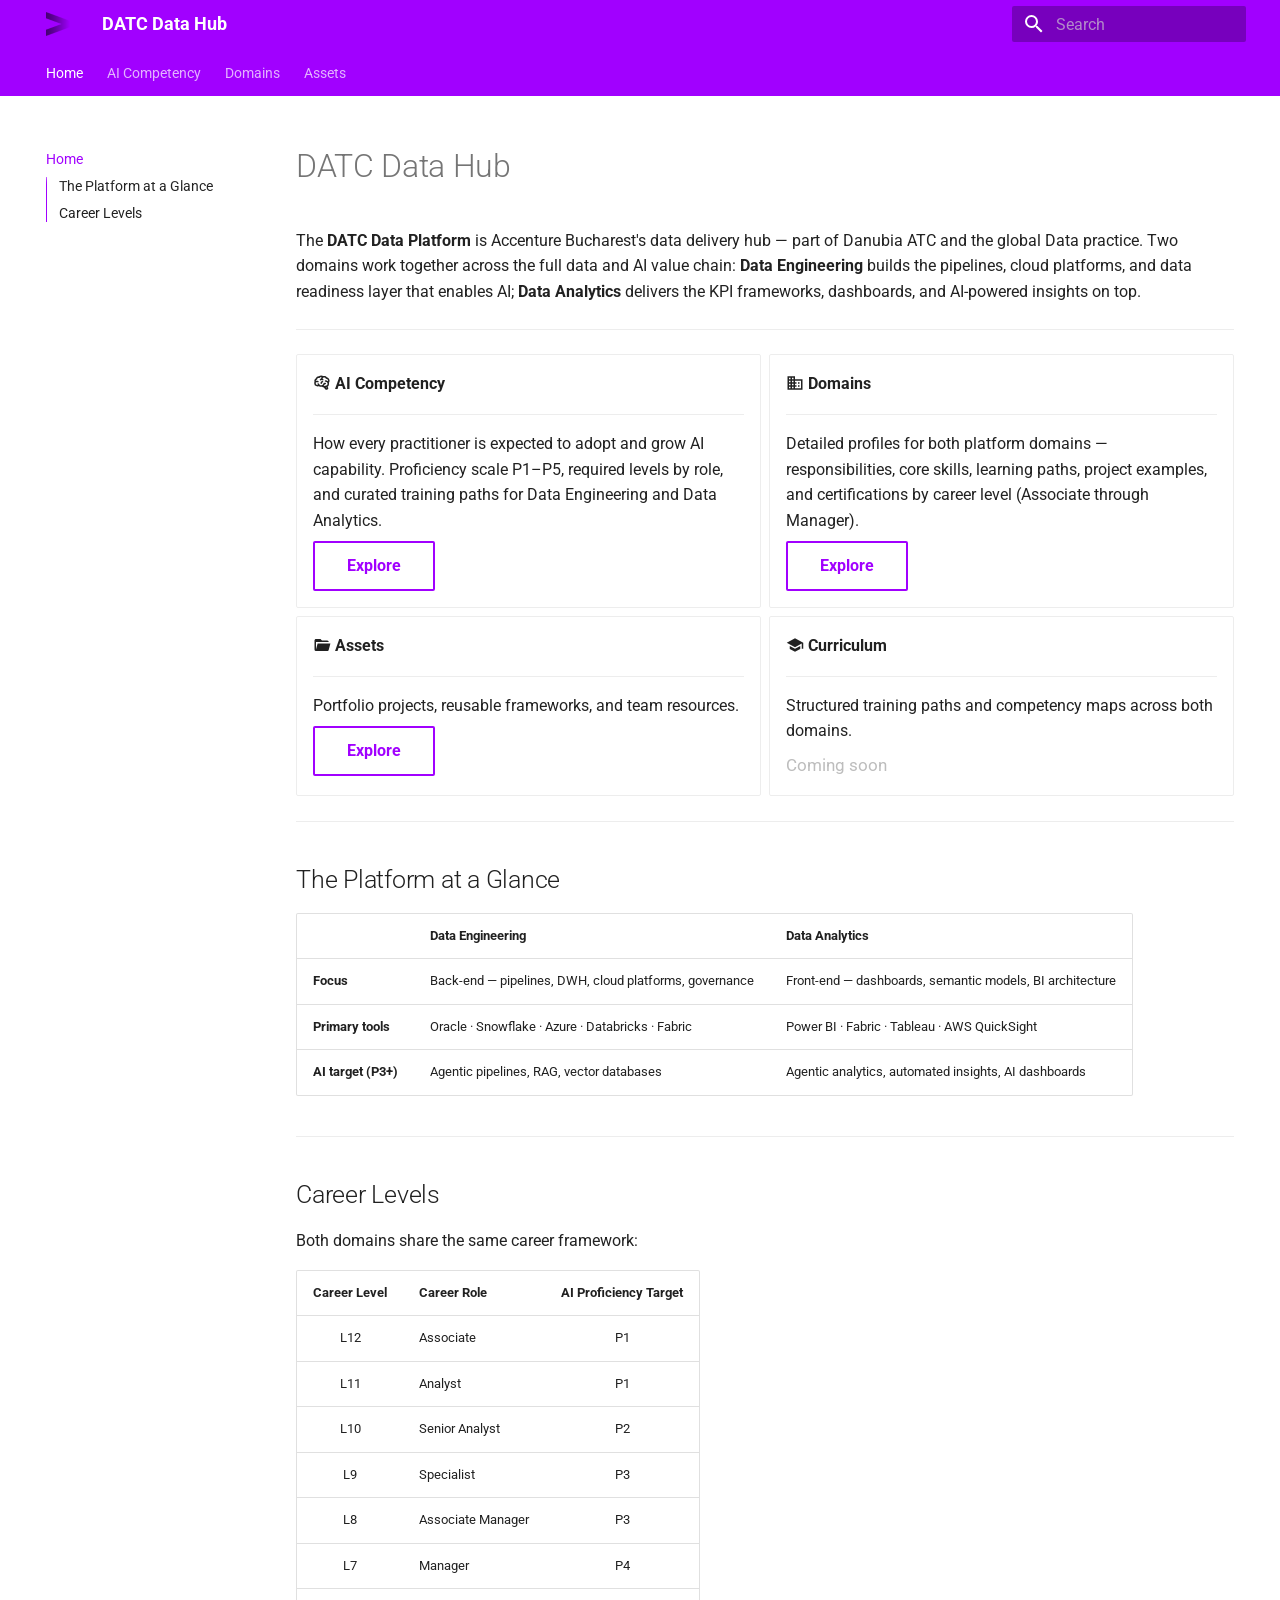
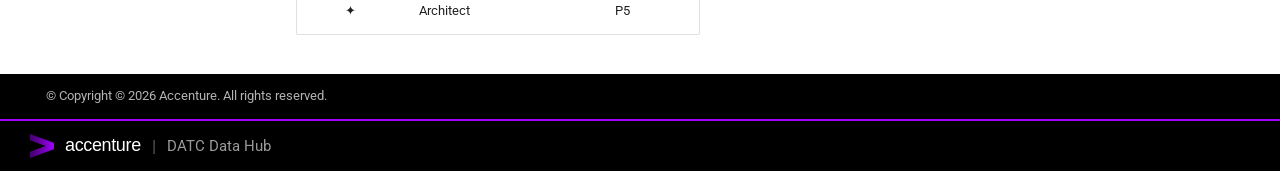
<file: index.html>
<!doctype html>
<html lang="en" class="no-js">
  <head>
    
      <meta charset="utf-8">
      <meta name="viewport" content="width=device-width,initial-scale=1">
      
        <meta name="description" content="Learning paths and competency frameworks for the DATC Data Platform (DEVI)">
      
      
        <meta name="author" content="DATC Data Platform Team">
      
      
      
      
        <link rel="next" href="ai-competency/">
      
      
        
      
      
      <link rel="icon" href="assets/accenture-favicon.ico">
      <meta name="generator" content="mkdocs-1.6.1, mkdocs-material-9.7.7">
    
    
      
        <title>DATC Data Hub</title>
      
    
    
      <link rel="stylesheet" href="assets/stylesheets/main.ec1eaa64.min.css">
      
        
        <link rel="stylesheet" href="assets/stylesheets/palette.ab4e12ef.min.css">
      
      


    
    
      
    
    
      
        
        
        <link rel="preconnect" href="https://fonts.gstatic.com" crossorigin>
        <link rel="stylesheet" href="https://fonts.googleapis.com/css?family=Roboto:300,300i,400,400i,700,700i%7CRoboto+Mono:400,400i,700,700i&display=fallback">
        <style>:root{--md-text-font:"Roboto";--md-code-font:"Roboto Mono"}</style>
      
    
    
      <link rel="stylesheet" href="stylesheets/accenture.css">
    
    <script>__md_scope=new URL(".",location),__md_hash=e=>[...e].reduce(((e,_)=>(e<<5)-e+_.charCodeAt(0)),0),__md_get=(e,_=localStorage,t=__md_scope)=>JSON.parse(_.getItem(t.pathname+"."+e)),__md_set=(e,_,t=localStorage,a=__md_scope)=>{try{t.setItem(a.pathname+"."+e,JSON.stringify(_))}catch(e){}}</script>
    
      

    
    
  </head>
  
  
    
    
    
    
    
    <body dir="ltr" data-md-color-scheme="default" data-md-color-primary="deep-purple" data-md-color-accent="deep-purple">
  
    
    <input class="md-toggle" data-md-toggle="drawer" type="checkbox" id="__drawer" autocomplete="off">
    <input class="md-toggle" data-md-toggle="search" type="checkbox" id="__search" autocomplete="off">
    <label class="md-overlay" for="__drawer"></label>
    <div data-md-component="skip">
      
        
        <a href="#datc-data-hub" class="md-skip">
          Skip to content
        </a>
      
    </div>
    <div data-md-component="announce">
      
    </div>
    
    
      

<header class="md-header" data-md-component="header">
  <nav class="md-header__inner md-grid" aria-label="Header">
    <a href="." title="DATC Data Hub" class="md-header__button md-logo" aria-label="DATC Data Hub" data-md-component="logo">
      
  <img src="assets/accenture-logo.png" alt="logo">

    </a>
    <label class="md-header__button md-icon" for="__drawer">
      
      <svg xmlns="http://www.w3.org/2000/svg" viewBox="0 0 24 24"><path d="M3 6h18v2H3zm0 5h18v2H3zm0 5h18v2H3z"/></svg>
    </label>
    <div class="md-header__title" data-md-component="header-title">
      <div class="md-header__ellipsis">
        <div class="md-header__topic">
          <span class="md-ellipsis">
            DATC Data Hub
          </span>
        </div>
        <div class="md-header__topic" data-md-component="header-topic">
          <span class="md-ellipsis">
            
              Home
            
          </span>
        </div>
      </div>
    </div>
    
      
    
    
    
    
      
      
        <label class="md-header__button md-icon" for="__search">
          
          <svg xmlns="http://www.w3.org/2000/svg" viewBox="0 0 24 24"><path d="M9.5 3A6.5 6.5 0 0 1 16 9.5c0 1.61-.59 3.09-1.56 4.23l.27.27h.79l5 5-1.5 1.5-5-5v-.79l-.27-.27A6.52 6.52 0 0 1 9.5 16 6.5 6.5 0 0 1 3 9.5 6.5 6.5 0 0 1 9.5 3m0 2C7 5 5 7 5 9.5S7 14 9.5 14 14 12 14 9.5 12 5 9.5 5"/></svg>
        </label>
        <div class="md-search" data-md-component="search" role="dialog">
  <label class="md-search__overlay" for="__search"></label>
  <div class="md-search__inner" role="search">
    <form class="md-search__form" name="search">
      <input type="text" class="md-search__input" name="query" aria-label="Search" placeholder="Search" autocapitalize="off" autocorrect="off" autocomplete="off" spellcheck="false" data-md-component="search-query" required>
      <label class="md-search__icon md-icon" for="__search">
        
        <svg xmlns="http://www.w3.org/2000/svg" viewBox="0 0 24 24"><path d="M9.5 3A6.5 6.5 0 0 1 16 9.5c0 1.61-.59 3.09-1.56 4.23l.27.27h.79l5 5-1.5 1.5-5-5v-.79l-.27-.27A6.52 6.52 0 0 1 9.5 16 6.5 6.5 0 0 1 3 9.5 6.5 6.5 0 0 1 9.5 3m0 2C7 5 5 7 5 9.5S7 14 9.5 14 14 12 14 9.5 12 5 9.5 5"/></svg>
        
        <svg xmlns="http://www.w3.org/2000/svg" viewBox="0 0 24 24"><path d="M20 11v2H8l5.5 5.5-1.42 1.42L4.16 12l7.92-7.92L13.5 5.5 8 11z"/></svg>
      </label>
      <nav class="md-search__options" aria-label="Search">
        
        <button type="reset" class="md-search__icon md-icon" title="Clear" aria-label="Clear" tabindex="-1">
          
          <svg xmlns="http://www.w3.org/2000/svg" viewBox="0 0 24 24"><path d="M19 6.41 17.59 5 12 10.59 6.41 5 5 6.41 10.59 12 5 17.59 6.41 19 12 13.41 17.59 19 19 17.59 13.41 12z"/></svg>
        </button>
      </nav>
      
        <div class="md-search__suggest" data-md-component="search-suggest"></div>
      
    </form>
    <div class="md-search__output">
      <div class="md-search__scrollwrap" tabindex="0" data-md-scrollfix>
        <div class="md-search-result" data-md-component="search-result">
          <div class="md-search-result__meta">
            Initializing search
          </div>
          <ol class="md-search-result__list" role="presentation"></ol>
        </div>
      </div>
    </div>
  </div>
</div>
      
    
    
  </nav>
  
</header>
    
    <div class="md-container" data-md-component="container">
      
      
        
          
            
<nav class="md-tabs" aria-label="Tabs" data-md-component="tabs">
  <div class="md-grid">
    <ul class="md-tabs__list">
      
        
  
  
  
    
  
  
    <li class="md-tabs__item md-tabs__item--active">
      <a href="." class="md-tabs__link">
        
  
  
    
  
  Home

      </a>
    </li>
  

      
        
  
  
  
  
    
    
      <li class="md-tabs__item">
        <a href="ai-competency/" class="md-tabs__link">
          
  
  
    
  
  AI Competency

        </a>
      </li>
    
  

      
        
  
  
  
  
    
    
      <li class="md-tabs__item">
        <a href="domains/" class="md-tabs__link">
          
  
  
    
  
  Domains

        </a>
      </li>
    
  

      
        
  
  
  
  
    <li class="md-tabs__item">
      <a href="assets/" class="md-tabs__link">
        
  
  
    
  
  Assets

      </a>
    </li>
  

      
    </ul>
  </div>
</nav>
          
        
      
      <main class="md-main" data-md-component="main">
        <div class="md-main__inner md-grid">
          
            
              
              <div class="md-sidebar md-sidebar--primary" data-md-component="sidebar" data-md-type="navigation" >
                <div class="md-sidebar__scrollwrap">
                  <div class="md-sidebar__inner">
                    


  


  

<nav class="md-nav md-nav--primary md-nav--lifted md-nav--integrated" aria-label="Navigation" data-md-level="0">
  <label class="md-nav__title" for="__drawer">
    <a href="." title="DATC Data Hub" class="md-nav__button md-logo" aria-label="DATC Data Hub" data-md-component="logo">
      
  <img src="assets/accenture-logo.png" alt="logo">

    </a>
    DATC Data Hub
  </label>
  
  <ul class="md-nav__list" data-md-scrollfix>
    
      
      
  
  
    
  
  
  
    <li class="md-nav__item md-nav__item--active">
      
      <input class="md-nav__toggle md-toggle" type="checkbox" id="__toc">
      
      
        
      
      
        <label class="md-nav__link md-nav__link--active" for="__toc">
          
  
  
  <span class="md-ellipsis">
    
  
    Home
  

    
  </span>
  
  

          <span class="md-nav__icon md-icon"></span>
        </label>
      
      <a href="." class="md-nav__link md-nav__link--active">
        
  
  
  <span class="md-ellipsis">
    
  
    Home
  

    
  </span>
  
  

      </a>
      
        

<nav class="md-nav md-nav--secondary" aria-label="Table of contents">
  
  
  
    
  
  
    <label class="md-nav__title" for="__toc">
      <span class="md-nav__icon md-icon"></span>
      Table of contents
    </label>
    <ul class="md-nav__list" data-md-component="toc" data-md-scrollfix>
      
        <li class="md-nav__item">
  <a href="#the-platform-at-a-glance" class="md-nav__link">
    <span class="md-ellipsis">
      
        The Platform at a Glance
      
    </span>
  </a>
  
</li>
      
        <li class="md-nav__item">
  <a href="#career-levels" class="md-nav__link">
    <span class="md-ellipsis">
      
        Career Levels
      
    </span>
  </a>
  
</li>
      
    </ul>
  
</nav>
      
    </li>
  

    
      
      
  
  
  
  
    
    
      
        
          
        
      
        
      
        
      
    
    
    
      
      
        
      
    
    
    <li class="md-nav__item md-nav__item--nested">
      
        
        
          
        
        <input class="md-nav__toggle md-toggle md-toggle--indeterminate" type="checkbox" id="__nav_2" >
        
          
          <div class="md-nav__link md-nav__container">
            <a href="ai-competency/" class="md-nav__link ">
              
  
  
  <span class="md-ellipsis">
    
  
    AI Competency
  

    
  </span>
  
  

            </a>
            
              
              <label class="md-nav__link " for="__nav_2" id="__nav_2_label" tabindex="0">
                <span class="md-nav__icon md-icon"></span>
              </label>
            
          </div>
        
        <nav class="md-nav" data-md-level="1" aria-labelledby="__nav_2_label" aria-expanded="false">
          <label class="md-nav__title" for="__nav_2">
            <span class="md-nav__icon md-icon"></span>
            
  
    AI Competency
  

          </label>
          <ul class="md-nav__list" data-md-scrollfix>
            
              
            
              
                
  
  
  
  
    <li class="md-nav__item">
      <a href="ai-competency/ai-data-engineering/" class="md-nav__link">
        
  
  
  <span class="md-ellipsis">
    
  
    AI Data Engineering
  

    
  </span>
  
  

      </a>
    </li>
  

              
            
              
                
  
  
  
  
    <li class="md-nav__item">
      <a href="ai-competency/ai-data-analytics/" class="md-nav__link">
        
  
  
  <span class="md-ellipsis">
    
  
    AI Data Analytics
  

    
  </span>
  
  

      </a>
    </li>
  

              
            
          </ul>
        </nav>
      
    </li>
  

    
      
      
  
  
  
  
    
    
      
        
          
        
      
        
      
        
      
    
    
    
      
      
        
      
    
    
    <li class="md-nav__item md-nav__item--nested">
      
        
        
          
        
        <input class="md-nav__toggle md-toggle md-toggle--indeterminate" type="checkbox" id="__nav_3" >
        
          
          <div class="md-nav__link md-nav__container">
            <a href="domains/" class="md-nav__link ">
              
  
  
  <span class="md-ellipsis">
    
  
    Domains
  

    
  </span>
  
  

            </a>
            
              
              <label class="md-nav__link " for="__nav_3" id="__nav_3_label" tabindex="0">
                <span class="md-nav__icon md-icon"></span>
              </label>
            
          </div>
        
        <nav class="md-nav" data-md-level="1" aria-labelledby="__nav_3_label" aria-expanded="false">
          <label class="md-nav__title" for="__nav_3">
            <span class="md-nav__icon md-icon"></span>
            
  
    Domains
  

          </label>
          <ul class="md-nav__list" data-md-scrollfix>
            
              
            
              
                
  
  
  
  
    <li class="md-nav__item">
      <a href="domains/data-engineering/" class="md-nav__link">
        
  
  
  <span class="md-ellipsis">
    
  
    Data Engineering
  

    
  </span>
  
  

      </a>
    </li>
  

              
            
              
                
  
  
  
  
    <li class="md-nav__item">
      <a href="domains/data-analytics/" class="md-nav__link">
        
  
  
  <span class="md-ellipsis">
    
  
    Data Analytics
  

    
  </span>
  
  

      </a>
    </li>
  

              
            
          </ul>
        </nav>
      
    </li>
  

    
      
      
  
  
  
  
    <li class="md-nav__item">
      <a href="assets/" class="md-nav__link">
        
  
  
  <span class="md-ellipsis">
    
  
    Assets
  

    
  </span>
  
  

      </a>
    </li>
  

    
  </ul>
</nav>
                  </div>
                </div>
              </div>
            
            
          
          
            <div class="md-content" data-md-component="content">
              
              <article class="md-content__inner md-typeset">
                
                  



<h1 id="datc-data-hub">DATC Data Hub</h1>
<p>The <strong>DATC Data Platform</strong> is Accenture Bucharest's data delivery hub — part of Danubia ATC and the global Data practice. Two domains work together across the full data and AI value chain: <strong>Data Engineering</strong> builds the pipelines, cloud platforms, and data readiness layer that enables AI; <strong>Data Analytics</strong> delivers the KPI frameworks, dashboards, and AI-powered insights on top.</p>
<hr />
<div class="grid cards">
<ul>
<li>
<p><span class="twemoji"><svg xmlns="http://www.w3.org/2000/svg" viewBox="0 0 24 24"><path d="M21.33 12.91c.09 1.55-.62 3.04-1.89 3.95l.77 1.49c.23.45.26.98.06 1.45-.19.47-.58.84-1.06 1l-.79.25a1.687 1.687 0 0 1-1.86-.55L14.44 18c-.89-.15-1.73-.53-2.44-1.1-.5.15-1 .23-1.5.23-.88 0-1.76-.27-2.5-.79-.53.16-1.07.23-1.62.22-.79.01-1.57-.15-2.3-.45a4.1 4.1 0 0 1-2.43-3.61c-.08-.72.04-1.45.35-2.11-.29-.75-.32-1.57-.07-2.33C2.3 7.11 3 6.32 3.87 5.82c.58-1.69 2.21-2.82 4-2.7 1.6-1.5 4.05-1.66 5.83-.37.42-.11.86-.17 1.3-.17 1.36-.03 2.65.57 3.5 1.64 2.04.53 3.5 2.35 3.58 4.47.05 1.11-.25 2.2-.86 3.13.07.36.11.72.11 1.09m-5-1.41c.57.07 1.02.5 1.02 1.07a1 1 0 0 1-1 1h-.63c-.32.9-.88 1.69-1.62 2.29.25.09.51.14.77.21 5.13-.07 4.53-3.2 4.53-3.25a2.59 2.59 0 0 0-2.69-2.49 1 1 0 0 1-1-1 1 1 0 0 1 1-1c1.23.03 2.41.49 3.33 1.3.05-.29.08-.59.08-.89-.06-1.24-.62-2.32-2.87-2.53-1.25-2.96-4.4-1.32-4.4-.4-.03.23.21.72.25.75a1 1 0 0 1 1 1c0 .55-.45 1-1 1-.53-.02-1.03-.22-1.43-.56-.48.31-1.03.5-1.6.56-.57.05-1.04-.35-1.07-.9a.97.97 0 0 1 .88-1.1c.16-.02.94-.14.94-.77 0-.66.25-1.29.68-1.79-.92-.25-1.91.08-2.91 1.29C6.75 5 6 5.25 5.45 7.2 4.5 7.67 4 8 3.78 9c1.08-.22 2.19-.13 3.22.25.5.19.78.75.59 1.29-.19.52-.77.78-1.29.59-.73-.32-1.55-.34-2.3-.06-.32.27-.32.83-.32 1.27 0 .74.37 1.43 1 1.83.53.27 1.12.41 1.71.4q-.225-.39-.39-.81a1.038 1.038 0 0 1 1.96-.68c.4 1.14 1.42 1.92 2.62 2.05 1.37-.07 2.59-.88 3.19-2.13.23-1.38 1.34-1.5 2.56-1.5m2 7.47-.62-1.3-.71.16 1 1.25zm-4.65-8.61a1 1 0 0 0-.91-1.03c-.71-.04-1.4.2-1.93.67-.57.58-.87 1.38-.84 2.19a1 1 0 0 0 1 1c.57 0 1-.45 1-1 0-.27.07-.54.23-.76.12-.1.27-.15.43-.15.55.03 1.02-.38 1.02-.92"/></svg></span> <strong>AI Competency</strong></p>
<hr />
<p>How every practitioner is expected to adopt and grow AI capability. Proficiency scale P1–P5, required levels by role, and curated training paths for Data Engineering and Data Analytics.</p>
<p><a class="md-button md-button" href="ai-competency/">Explore</a></p>
</li>
<li>
<p><span class="twemoji"><svg xmlns="http://www.w3.org/2000/svg" viewBox="0 0 24 24"><path d="M18 15h-2v2h2m0-6h-2v2h2m2 6h-8v-2h2v-2h-2v-2h2v-2h-2V9h8M10 7H8V5h2m0 6H8V9h2m0 6H8v-2h2m0 6H8v-2h2M6 7H4V5h2m0 6H4V9h2m0 6H4v-2h2m0 6H4v-2h2m6-10V3H2v18h20V7z"/></svg></span> <strong>Domains</strong></p>
<hr />
<p>Detailed profiles for both platform domains — responsibilities, core skills, learning paths, project examples, and certifications by career level (Associate through Manager).</p>
<p><a class="md-button md-button" href="domains/">Explore</a></p>
</li>
<li>
<p><span class="twemoji"><svg xmlns="http://www.w3.org/2000/svg" viewBox="0 0 24 24"><path d="M19 20H4a2 2 0 0 1-2-2V6c0-1.11.89-2 2-2h6l2 2h7a2 2 0 0 1 2 2H4v10l2.14-8h17.07l-2.28 8.5c-.23.87-1.01 1.5-1.93 1.5"/></svg></span> <strong>Assets</strong></p>
<hr />
<p>Portfolio projects, reusable frameworks, and team resources.</p>
<p><a class="md-button" href="assets/">Explore</a></p>
</li>
<li>
<p><span class="twemoji"><svg xmlns="http://www.w3.org/2000/svg" viewBox="0 0 24 24"><path d="M12 3 1 9l11 6 9-4.91V17h2V9M5 13.18v4L12 21l7-3.82v-4L12 17z"/></svg></span> <strong>Curriculum</strong></p>
<hr />
<p>Structured training paths and competency maps across both domains.</p>
<p><span style="color: #bdbdbd; font-size: 0.85rem;">Coming soon</span></p>
</li>
</ul>
</div>
<hr />
<h2 id="the-platform-at-a-glance">The Platform at a Glance</h2>
<table>
<thead>
<tr>
<th></th>
<th>Data Engineering</th>
<th>Data Analytics</th>
</tr>
</thead>
<tbody>
<tr>
<td><strong>Focus</strong></td>
<td>Back-end — pipelines, DWH, cloud platforms, governance</td>
<td>Front-end — dashboards, semantic models, BI architecture</td>
</tr>
<tr>
<td><strong>Primary tools</strong></td>
<td>Oracle · Snowflake · Azure · Databricks · Fabric</td>
<td>Power BI · Fabric · Tableau · AWS QuickSight</td>
</tr>
<tr>
<td><strong>AI target (P3+)</strong></td>
<td>Agentic pipelines, RAG, vector databases</td>
<td>Agentic analytics, automated insights, AI dashboards</td>
</tr>
</tbody>
</table>
<hr />
<h2 id="career-levels">Career Levels</h2>
<p>Both domains share the same career framework:</p>
<table>
<thead>
<tr>
<th style="text-align: center;">Career Level</th>
<th>Career Role</th>
<th style="text-align: center;">AI Proficiency Target</th>
</tr>
</thead>
<tbody>
<tr>
<td style="text-align: center;">L12</td>
<td>Associate</td>
<td style="text-align: center;">P1</td>
</tr>
<tr>
<td style="text-align: center;">L11</td>
<td>Analyst</td>
<td style="text-align: center;">P1</td>
</tr>
<tr>
<td style="text-align: center;">L10</td>
<td>Senior Analyst</td>
<td style="text-align: center;">P2</td>
</tr>
<tr>
<td style="text-align: center;">L9</td>
<td>Specialist</td>
<td style="text-align: center;">P3</td>
</tr>
<tr>
<td style="text-align: center;">L8</td>
<td>Associate Manager</td>
<td style="text-align: center;">P3</td>
</tr>
<tr>
<td style="text-align: center;">L7</td>
<td>Manager</td>
<td style="text-align: center;">P4</td>
</tr>
<tr>
<td style="text-align: center;">✦</td>
<td>Architect</td>
<td style="text-align: center;">P5</td>
</tr>
</tbody>
</table>












                
              </article>
            </div>
          
          
<script>var target=document.getElementById(location.hash.slice(1));target&&target.name&&(target.checked=target.name.startsWith("__tabbed_"))</script>
        </div>
        
      </main>
      
  
        <footer class="md-footer">
  
  <div class="md-footer-meta md-typeset">
    <div class="md-footer-meta__inner md-grid">
      <div class="md-copyright">
  
    <div class="md-copyright__highlight">
      &copy; Copyright © 2026 Accenture. All rights reserved.
    </div>
  
  
</div>
      
    </div>
  </div>
</footer>
      
  <div class="datc-brand-footer">
    <div class="datc-brand-footer__inner">
      <img src="assets/accenture-logo.png" class="datc-brand-footer__logo" alt="Accenture" />
      <span class="datc-brand-footer__wordmark">accenture</span>
      <span class="datc-brand-footer__divider">|</span>
      <span class="datc-brand-footer__team">DATC Data Hub</span>
    </div>
  </div>

    </div>
    <div class="md-dialog" data-md-component="dialog">
      <div class="md-dialog__inner md-typeset"></div>
    </div>
    
    
    
      
      
      <script id="__config" type="application/json">{"annotate": null, "base": ".", "features": ["navigation.tabs", "navigation.sections", "navigation.indexes", "navigation.expand", "toc.integrate", "search.suggest", "search.highlight"], "search": "assets/javascripts/workers/search.2c215733.min.js", "tags": null, "translations": {"clipboard.copied": "Copied to clipboard", "clipboard.copy": "Copy to clipboard", "search.result.more.one": "1 more on this page", "search.result.more.other": "# more on this page", "search.result.none": "No matching documents", "search.result.one": "1 matching document", "search.result.other": "# matching documents", "search.result.placeholder": "Type to start searching", "search.result.term.missing": "Missing", "select.version": "Select version"}, "version": null}</script>
    
    
      <script src="assets/javascripts/bundle.d7400e89.min.js"></script>
      
        <script src="js/competency-tracker.js"></script>
      
    
  </body>
</html>
</file>
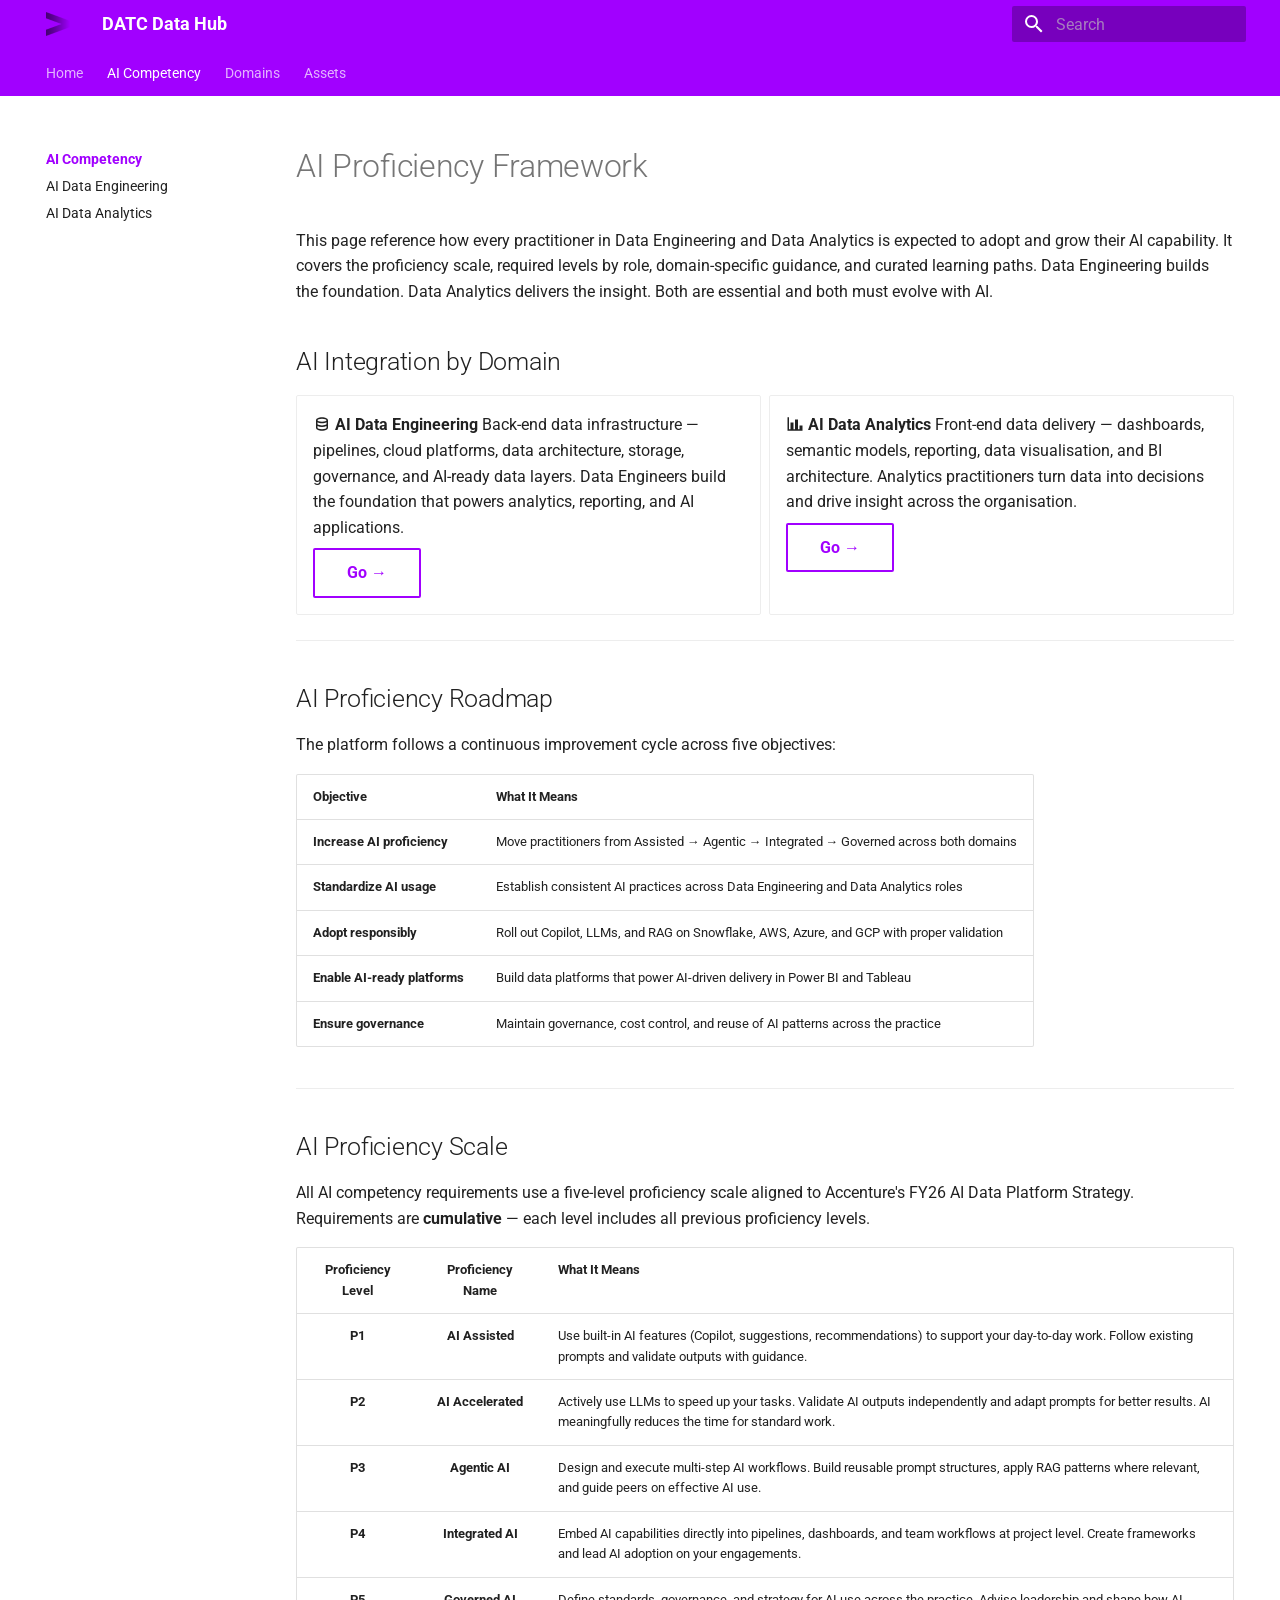
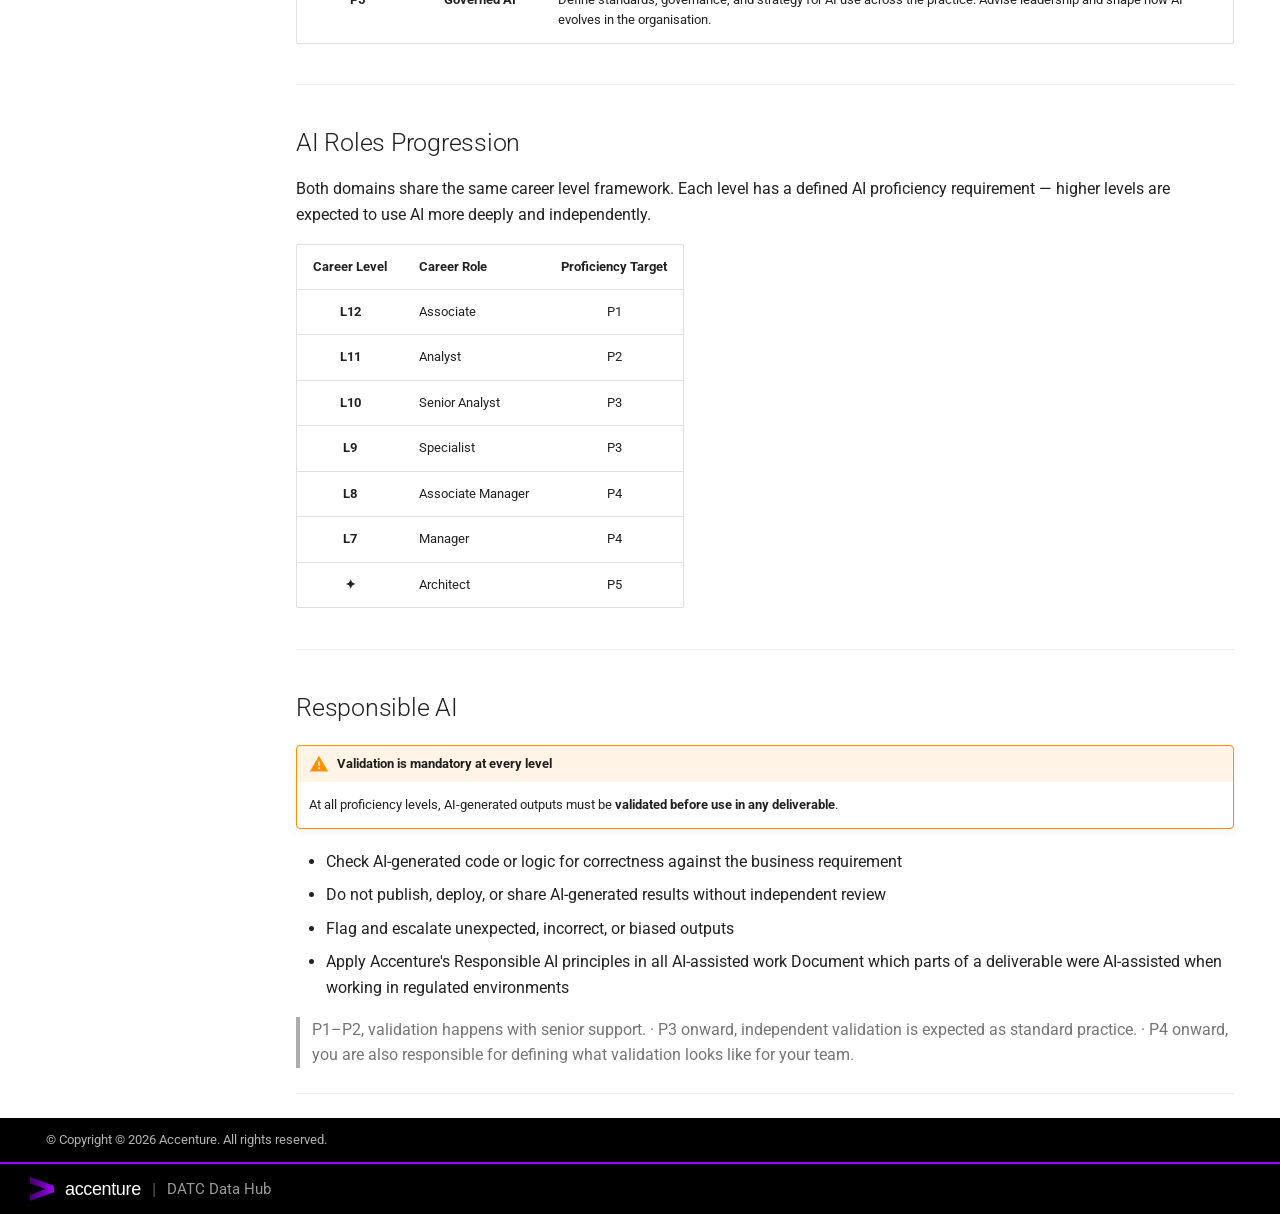
<file: ai-competency/index.html>
<!doctype html>
<html lang="en" class="no-js">
  <head>
    
      <meta charset="utf-8">
      <meta name="viewport" content="width=device-width,initial-scale=1">
      
        <meta name="description" content="Learning paths and competency frameworks for the DATC Data Platform (DEVI)">
      
      
        <meta name="author" content="DATC Data Platform Team">
      
      
      
        <link rel="prev" href="..">
      
      
        <link rel="next" href="ai-data-engineering/">
      
      
        
      
      
      <link rel="icon" href="../assets/accenture-favicon.ico">
      <meta name="generator" content="mkdocs-1.6.1, mkdocs-material-9.7.7">
    
    
      
        <title>AI Proficiency Framework - DATC Data Hub</title>
      
    
    
      <link rel="stylesheet" href="../assets/stylesheets/main.ec1eaa64.min.css">
      
        
        <link rel="stylesheet" href="../assets/stylesheets/palette.ab4e12ef.min.css">
      
      


    
    
      
    
    
      
        
        
        <link rel="preconnect" href="https://fonts.gstatic.com" crossorigin>
        <link rel="stylesheet" href="https://fonts.googleapis.com/css?family=Roboto:300,300i,400,400i,700,700i%7CRoboto+Mono:400,400i,700,700i&display=fallback">
        <style>:root{--md-text-font:"Roboto";--md-code-font:"Roboto Mono"}</style>
      
    
    
      <link rel="stylesheet" href="../stylesheets/accenture.css">
    
    <script>__md_scope=new URL("..",location),__md_hash=e=>[...e].reduce(((e,_)=>(e<<5)-e+_.charCodeAt(0)),0),__md_get=(e,_=localStorage,t=__md_scope)=>JSON.parse(_.getItem(t.pathname+"."+e)),__md_set=(e,_,t=localStorage,a=__md_scope)=>{try{t.setItem(a.pathname+"."+e,JSON.stringify(_))}catch(e){}}</script>
    
      

    
    
  </head>
  
  
    
    
    
    
    
    <body dir="ltr" data-md-color-scheme="default" data-md-color-primary="deep-purple" data-md-color-accent="deep-purple">
  
    
    <input class="md-toggle" data-md-toggle="drawer" type="checkbox" id="__drawer" autocomplete="off">
    <input class="md-toggle" data-md-toggle="search" type="checkbox" id="__search" autocomplete="off">
    <label class="md-overlay" for="__drawer"></label>
    <div data-md-component="skip">
      
        
        <a href="#ai-proficiency-framework" class="md-skip">
          Skip to content
        </a>
      
    </div>
    <div data-md-component="announce">
      
    </div>
    
    
      

<header class="md-header" data-md-component="header">
  <nav class="md-header__inner md-grid" aria-label="Header">
    <a href=".." title="DATC Data Hub" class="md-header__button md-logo" aria-label="DATC Data Hub" data-md-component="logo">
      
  <img src="../assets/accenture-logo.png" alt="logo">

    </a>
    <label class="md-header__button md-icon" for="__drawer">
      
      <svg xmlns="http://www.w3.org/2000/svg" viewBox="0 0 24 24"><path d="M3 6h18v2H3zm0 5h18v2H3zm0 5h18v2H3z"/></svg>
    </label>
    <div class="md-header__title" data-md-component="header-title">
      <div class="md-header__ellipsis">
        <div class="md-header__topic">
          <span class="md-ellipsis">
            DATC Data Hub
          </span>
        </div>
        <div class="md-header__topic" data-md-component="header-topic">
          <span class="md-ellipsis">
            
              AI Proficiency Framework
            
          </span>
        </div>
      </div>
    </div>
    
      
    
    
    
    
      
      
        <label class="md-header__button md-icon" for="__search">
          
          <svg xmlns="http://www.w3.org/2000/svg" viewBox="0 0 24 24"><path d="M9.5 3A6.5 6.5 0 0 1 16 9.5c0 1.61-.59 3.09-1.56 4.23l.27.27h.79l5 5-1.5 1.5-5-5v-.79l-.27-.27A6.52 6.52 0 0 1 9.5 16 6.5 6.5 0 0 1 3 9.5 6.5 6.5 0 0 1 9.5 3m0 2C7 5 5 7 5 9.5S7 14 9.5 14 14 12 14 9.5 12 5 9.5 5"/></svg>
        </label>
        <div class="md-search" data-md-component="search" role="dialog">
  <label class="md-search__overlay" for="__search"></label>
  <div class="md-search__inner" role="search">
    <form class="md-search__form" name="search">
      <input type="text" class="md-search__input" name="query" aria-label="Search" placeholder="Search" autocapitalize="off" autocorrect="off" autocomplete="off" spellcheck="false" data-md-component="search-query" required>
      <label class="md-search__icon md-icon" for="__search">
        
        <svg xmlns="http://www.w3.org/2000/svg" viewBox="0 0 24 24"><path d="M9.5 3A6.5 6.5 0 0 1 16 9.5c0 1.61-.59 3.09-1.56 4.23l.27.27h.79l5 5-1.5 1.5-5-5v-.79l-.27-.27A6.52 6.52 0 0 1 9.5 16 6.5 6.5 0 0 1 3 9.5 6.5 6.5 0 0 1 9.5 3m0 2C7 5 5 7 5 9.5S7 14 9.5 14 14 12 14 9.5 12 5 9.5 5"/></svg>
        
        <svg xmlns="http://www.w3.org/2000/svg" viewBox="0 0 24 24"><path d="M20 11v2H8l5.5 5.5-1.42 1.42L4.16 12l7.92-7.92L13.5 5.5 8 11z"/></svg>
      </label>
      <nav class="md-search__options" aria-label="Search">
        
        <button type="reset" class="md-search__icon md-icon" title="Clear" aria-label="Clear" tabindex="-1">
          
          <svg xmlns="http://www.w3.org/2000/svg" viewBox="0 0 24 24"><path d="M19 6.41 17.59 5 12 10.59 6.41 5 5 6.41 10.59 12 5 17.59 6.41 19 12 13.41 17.59 19 19 17.59 13.41 12z"/></svg>
        </button>
      </nav>
      
        <div class="md-search__suggest" data-md-component="search-suggest"></div>
      
    </form>
    <div class="md-search__output">
      <div class="md-search__scrollwrap" tabindex="0" data-md-scrollfix>
        <div class="md-search-result" data-md-component="search-result">
          <div class="md-search-result__meta">
            Initializing search
          </div>
          <ol class="md-search-result__list" role="presentation"></ol>
        </div>
      </div>
    </div>
  </div>
</div>
      
    
    
  </nav>
  
</header>
    
    <div class="md-container" data-md-component="container">
      
      
        
          
            
<nav class="md-tabs" aria-label="Tabs" data-md-component="tabs">
  <div class="md-grid">
    <ul class="md-tabs__list">
      
        
  
  
  
  
    <li class="md-tabs__item">
      <a href=".." class="md-tabs__link">
        
  
  
    
  
  Home

      </a>
    </li>
  

      
        
  
  
  
    
  
  
    
    
      <li class="md-tabs__item md-tabs__item--active">
        <a href="./" class="md-tabs__link">
          
  
  
    
  
  AI Competency

        </a>
      </li>
    
  

      
        
  
  
  
  
    
    
      <li class="md-tabs__item">
        <a href="../domains/" class="md-tabs__link">
          
  
  
    
  
  Domains

        </a>
      </li>
    
  

      
        
  
  
  
  
    <li class="md-tabs__item">
      <a href="../assets/" class="md-tabs__link">
        
  
  
    
  
  Assets

      </a>
    </li>
  

      
    </ul>
  </div>
</nav>
          
        
      
      <main class="md-main" data-md-component="main">
        <div class="md-main__inner md-grid">
          
            
              
              <div class="md-sidebar md-sidebar--primary" data-md-component="sidebar" data-md-type="navigation" >
                <div class="md-sidebar__scrollwrap">
                  <div class="md-sidebar__inner">
                    


  


  

<nav class="md-nav md-nav--primary md-nav--lifted md-nav--integrated" aria-label="Navigation" data-md-level="0">
  <label class="md-nav__title" for="__drawer">
    <a href=".." title="DATC Data Hub" class="md-nav__button md-logo" aria-label="DATC Data Hub" data-md-component="logo">
      
  <img src="../assets/accenture-logo.png" alt="logo">

    </a>
    DATC Data Hub
  </label>
  
  <ul class="md-nav__list" data-md-scrollfix>
    
      
      
  
  
  
  
    <li class="md-nav__item">
      <a href=".." class="md-nav__link">
        
  
  
  <span class="md-ellipsis">
    
  
    Home
  

    
  </span>
  
  

      </a>
    </li>
  

    
      
      
  
  
    
  
  
  
    
    
      
        
          
        
      
        
      
        
      
    
    
    
      
        
        
      
      
        
      
    
    
    <li class="md-nav__item md-nav__item--active md-nav__item--section md-nav__item--nested">
      
        
        
        <input class="md-nav__toggle md-toggle " type="checkbox" id="__nav_2" checked>
        
          
          <div class="md-nav__link md-nav__container">
            <a href="./" class="md-nav__link md-nav__link--active">
              
  
  
  <span class="md-ellipsis">
    
  
    AI Competency
  

    
  </span>
  
  

            </a>
            
              
              <label class="md-nav__link md-nav__link--active" for="__nav_2" id="__nav_2_label" tabindex="">
                <span class="md-nav__icon md-icon"></span>
              </label>
            
          </div>
        
        <nav class="md-nav" data-md-level="1" aria-labelledby="__nav_2_label" aria-expanded="true">
          <label class="md-nav__title" for="__nav_2">
            <span class="md-nav__icon md-icon"></span>
            
  
    AI Competency
  

          </label>
          <ul class="md-nav__list" data-md-scrollfix>
            
              
            
              
                
  
  
  
  
    <li class="md-nav__item">
      <a href="ai-data-engineering/" class="md-nav__link">
        
  
  
  <span class="md-ellipsis">
    
  
    AI Data Engineering
  

    
  </span>
  
  

      </a>
    </li>
  

              
            
              
                
  
  
  
  
    <li class="md-nav__item">
      <a href="ai-data-analytics/" class="md-nav__link">
        
  
  
  <span class="md-ellipsis">
    
  
    AI Data Analytics
  

    
  </span>
  
  

      </a>
    </li>
  

              
            
          </ul>
        </nav>
      
    </li>
  

    
      
      
  
  
  
  
    
    
      
        
          
        
      
        
      
        
      
    
    
    
      
      
        
      
    
    
    <li class="md-nav__item md-nav__item--nested">
      
        
        
          
        
        <input class="md-nav__toggle md-toggle md-toggle--indeterminate" type="checkbox" id="__nav_3" >
        
          
          <div class="md-nav__link md-nav__container">
            <a href="../domains/" class="md-nav__link ">
              
  
  
  <span class="md-ellipsis">
    
  
    Domains
  

    
  </span>
  
  

            </a>
            
              
              <label class="md-nav__link " for="__nav_3" id="__nav_3_label" tabindex="0">
                <span class="md-nav__icon md-icon"></span>
              </label>
            
          </div>
        
        <nav class="md-nav" data-md-level="1" aria-labelledby="__nav_3_label" aria-expanded="false">
          <label class="md-nav__title" for="__nav_3">
            <span class="md-nav__icon md-icon"></span>
            
  
    Domains
  

          </label>
          <ul class="md-nav__list" data-md-scrollfix>
            
              
            
              
                
  
  
  
  
    <li class="md-nav__item">
      <a href="../domains/data-engineering/" class="md-nav__link">
        
  
  
  <span class="md-ellipsis">
    
  
    Data Engineering
  

    
  </span>
  
  

      </a>
    </li>
  

              
            
              
                
  
  
  
  
    <li class="md-nav__item">
      <a href="../domains/data-analytics/" class="md-nav__link">
        
  
  
  <span class="md-ellipsis">
    
  
    Data Analytics
  

    
  </span>
  
  

      </a>
    </li>
  

              
            
          </ul>
        </nav>
      
    </li>
  

    
      
      
  
  
  
  
    <li class="md-nav__item">
      <a href="../assets/" class="md-nav__link">
        
  
  
  <span class="md-ellipsis">
    
  
    Assets
  

    
  </span>
  
  

      </a>
    </li>
  

    
  </ul>
</nav>
                  </div>
                </div>
              </div>
            
            
          
          
            <div class="md-content" data-md-component="content">
              
              <article class="md-content__inner md-typeset">
                
                  



<h1 id="ai-proficiency-framework">AI Proficiency Framework</h1>
<p>This page reference how every practitioner in Data Engineering and Data Analytics is expected to adopt and grow their AI capability. 
It covers the proficiency scale, required levels by role, domain-specific guidance, and curated learning paths.
Data Engineering builds the foundation. Data Analytics delivers the insight. Both are essential and both must evolve with AI.</p>
<h2 id="ai-integration-by-domain">AI Integration by Domain</h2>
<div class="grid cards">
<ul>
<li>
<p><span class="twemoji"><svg xmlns="http://www.w3.org/2000/svg" viewBox="0 0 24 24"><path d="M12 3C7.58 3 4 4.79 4 7v10c0 2.21 3.59 4 8 4s8-1.79 8-4V7c0-2.21-3.58-4-8-4m6 14c0 .5-2.13 2-6 2s-6-1.5-6-2v-2.23c1.61.78 3.72 1.23 6 1.23s4.39-.45 6-1.23zm0-4.55c-1.3.95-3.58 1.55-6 1.55s-4.7-.6-6-1.55V9.64c1.47.83 3.61 1.36 6 1.36s4.53-.53 6-1.36zM12 9C8.13 9 6 7.5 6 7s2.13-2 6-2 6 1.5 6 2-2.13 2-6 2"/></svg></span> <strong>AI Data Engineering</strong>
  Back-end data infrastructure — pipelines, cloud platforms, data architecture, storage, governance, and AI-ready data layers. Data Engineers build the foundation that powers analytics, reporting, and AI applications.</p>
<p><a class="md-button" href="ai-data-engineering/">Go →</a></p>
</li>
<li>
<p><span class="twemoji"><svg xmlns="http://www.w3.org/2000/svg" viewBox="0 0 24 24"><path d="M22 21H2V3h2v16h2v-9h4v9h2V6h4v13h2v-5h4z"/></svg></span> <strong>AI Data Analytics</strong>
  Front-end data delivery — dashboards, semantic models, reporting, data visualisation, and BI architecture. Analytics practitioners turn data into decisions and drive insight across the organisation.</p>
<p><a class="md-button" href="ai-data-analytics/">Go →</a></p>
</li>
</ul>
</div>
<hr />
<h2 id="ai-proficiency-roadmap">AI Proficiency Roadmap</h2>
<p>The platform follows a continuous improvement cycle across five objectives:</p>
<table>
<thead>
<tr>
<th>Objective</th>
<th>What It Means</th>
</tr>
</thead>
<tbody>
<tr>
<td><strong>Increase AI proficiency</strong></td>
<td>Move practitioners from Assisted → Agentic → Integrated → Governed across both domains</td>
</tr>
<tr>
<td><strong>Standardize AI usage</strong></td>
<td>Establish consistent AI practices across Data Engineering and Data Analytics roles</td>
</tr>
<tr>
<td><strong>Adopt responsibly</strong></td>
<td>Roll out Copilot, LLMs, and RAG on Snowflake, AWS, Azure, and GCP with proper validation</td>
</tr>
<tr>
<td><strong>Enable AI-ready platforms</strong></td>
<td>Build data platforms that power AI-driven delivery in Power BI and Tableau</td>
</tr>
<tr>
<td><strong>Ensure governance</strong></td>
<td>Maintain governance, cost control, and reuse of AI patterns across the practice</td>
</tr>
</tbody>
</table>
<hr />
<h2 id="ai-proficiency-scale">AI Proficiency Scale</h2>
<p>All AI competency requirements use a five-level proficiency scale aligned to Accenture's FY26 AI Data Platform Strategy. Requirements are <strong>cumulative</strong> — each level includes all previous proficiency levels.</p>
<table>
<thead>
<tr>
<th style="text-align: center;">Proficiency Level</th>
<th style="text-align: center;">Proficiency Name</th>
<th style="text-align: left;">What It Means</th>
</tr>
</thead>
<tbody>
<tr>
<td style="text-align: center;"><strong>P1</strong></td>
<td style="text-align: center;"><strong>AI Assisted</strong></td>
<td style="text-align: left;">Use built-in AI features (Copilot, suggestions, recommendations) to support your day-to-day work. Follow existing prompts and validate outputs with guidance.</td>
</tr>
<tr>
<td style="text-align: center;"><strong>P2</strong></td>
<td style="text-align: center;"><strong>AI Accelerated</strong></td>
<td style="text-align: left;">Actively use LLMs to speed up your tasks. Validate AI outputs independently and adapt prompts for better results. AI meaningfully reduces the time for standard work.</td>
</tr>
<tr>
<td style="text-align: center;"><strong>P3</strong></td>
<td style="text-align: center;"><strong>Agentic AI</strong></td>
<td style="text-align: left;">Design and execute multi-step AI workflows. Build reusable prompt structures, apply RAG patterns where relevant, and guide peers on effective AI use.</td>
</tr>
<tr>
<td style="text-align: center;"><strong>P4</strong></td>
<td style="text-align: center;"><strong>Integrated AI</strong></td>
<td style="text-align: left;">Embed AI capabilities directly into pipelines, dashboards, and team workflows at project level. Create frameworks and lead AI adoption on your engagements.</td>
</tr>
<tr>
<td style="text-align: center;"><strong>P5</strong></td>
<td style="text-align: center;"><strong>Governed AI</strong></td>
<td style="text-align: left;">Define standards, governance, and strategy for AI use across the practice. Advise leadership and shape how AI evolves in the organisation.</td>
</tr>
</tbody>
</table>
<hr />
<h2 id="ai-roles-progression">AI Roles Progression</h2>
<p>Both domains share the same career level framework. Each level has a defined AI proficiency requirement — higher levels are expected to use AI more deeply and independently.</p>
<table>
<thead>
<tr>
<th style="text-align: center;">Career Level</th>
<th>Career Role</th>
<th style="text-align: center;">Proficiency Target</th>
</tr>
</thead>
<tbody>
<tr>
<td style="text-align: center;"><strong>L12</strong></td>
<td>Associate</td>
<td style="text-align: center;">P1</td>
</tr>
<tr>
<td style="text-align: center;"><strong>L11</strong></td>
<td>Analyst</td>
<td style="text-align: center;">P2</td>
</tr>
<tr>
<td style="text-align: center;"><strong>L10</strong></td>
<td>Senior Analyst</td>
<td style="text-align: center;">P3</td>
</tr>
<tr>
<td style="text-align: center;"><strong>L9</strong></td>
<td>Specialist</td>
<td style="text-align: center;">P3</td>
</tr>
<tr>
<td style="text-align: center;"><strong>L8</strong></td>
<td>Associate Manager</td>
<td style="text-align: center;">P4</td>
</tr>
<tr>
<td style="text-align: center;"><strong>L7</strong></td>
<td>Manager</td>
<td style="text-align: center;">P4</td>
</tr>
<tr>
<td style="text-align: center;"><strong>✦</strong></td>
<td>Architect</td>
<td style="text-align: center;">P5</td>
</tr>
</tbody>
</table>
<hr />
<h2 id="responsible-ai">Responsible AI</h2>
<div class="admonition warning">
<p class="admonition-title">Validation is mandatory at every level</p>
<p>At all proficiency levels, AI-generated outputs must be <strong>validated before use in any deliverable</strong>.</p>
</div>
<ul>
<li>Check AI-generated code or logic for correctness against the business requirement</li>
<li>Do not publish, deploy, or share AI-generated results without independent review</li>
<li>Flag and escalate unexpected, incorrect, or biased outputs</li>
<li>Apply Accenture's Responsible AI principles in all AI-assisted work
Document which parts of a deliverable were AI-assisted when working in regulated environments</li>
</ul>
<blockquote>
<p>P1–P2, validation happens with senior support. 
· P3 onward, independent validation is expected as standard practice. 
· P4 onward, you are also responsible for defining what validation looks like for your team.</p>
</blockquote>
<hr />












                
              </article>
            </div>
          
          
<script>var target=document.getElementById(location.hash.slice(1));target&&target.name&&(target.checked=target.name.startsWith("__tabbed_"))</script>
        </div>
        
      </main>
      
  
        <footer class="md-footer">
  
  <div class="md-footer-meta md-typeset">
    <div class="md-footer-meta__inner md-grid">
      <div class="md-copyright">
  
    <div class="md-copyright__highlight">
      &copy; Copyright © 2026 Accenture. All rights reserved.
    </div>
  
  
</div>
      
    </div>
  </div>
</footer>
      
  <div class="datc-brand-footer">
    <div class="datc-brand-footer__inner">
      <img src="../assets/accenture-logo.png" class="datc-brand-footer__logo" alt="Accenture" />
      <span class="datc-brand-footer__wordmark">accenture</span>
      <span class="datc-brand-footer__divider">|</span>
      <span class="datc-brand-footer__team">DATC Data Hub</span>
    </div>
  </div>

    </div>
    <div class="md-dialog" data-md-component="dialog">
      <div class="md-dialog__inner md-typeset"></div>
    </div>
    
    
    
      
      
      <script id="__config" type="application/json">{"annotate": null, "base": "..", "features": ["navigation.tabs", "navigation.sections", "navigation.indexes", "navigation.expand", "toc.integrate", "search.suggest", "search.highlight"], "search": "../assets/javascripts/workers/search.2c215733.min.js", "tags": null, "translations": {"clipboard.copied": "Copied to clipboard", "clipboard.copy": "Copy to clipboard", "search.result.more.one": "1 more on this page", "search.result.more.other": "# more on this page", "search.result.none": "No matching documents", "search.result.one": "1 matching document", "search.result.other": "# matching documents", "search.result.placeholder": "Type to start searching", "search.result.term.missing": "Missing", "select.version": "Select version"}, "version": null}</script>
    
    
      <script src="../assets/javascripts/bundle.d7400e89.min.js"></script>
      
        <script src="../js/competency-tracker.js"></script>
      
    
  </body>
</html>
</file>
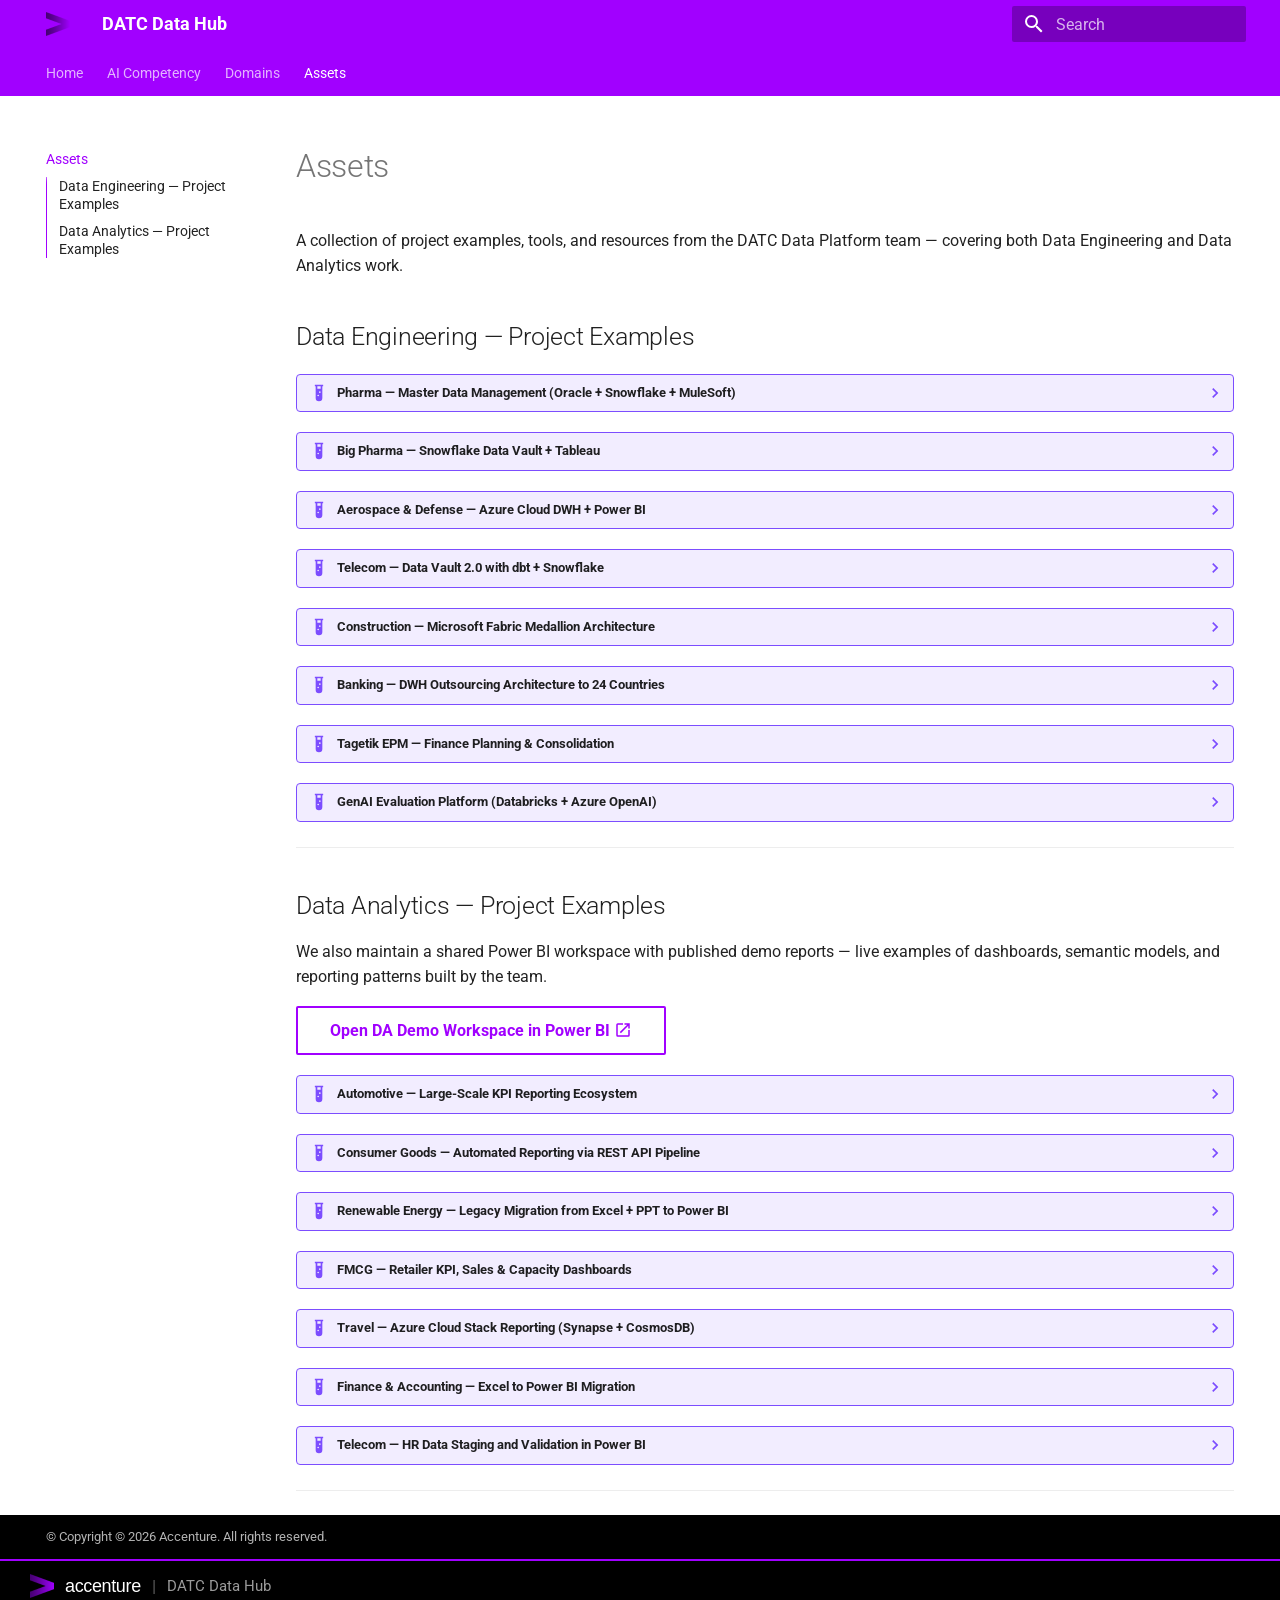
<file: assets/index.html>
<!doctype html>
<html lang="en" class="no-js">
  <head>
    
      <meta charset="utf-8">
      <meta name="viewport" content="width=device-width,initial-scale=1">
      
        <meta name="description" content="Learning paths and competency frameworks for the DATC Data Platform (DEVI)">
      
      
        <meta name="author" content="DATC Data Platform Team">
      
      
      
        <link rel="prev" href="../domains/data-analytics/">
      
      
      
        
      
      
      <link rel="icon" href="accenture-favicon.ico">
      <meta name="generator" content="mkdocs-1.6.1, mkdocs-material-9.7.7">
    
    
      
        <title>Assets - DATC Data Hub</title>
      
    
    
      <link rel="stylesheet" href="stylesheets/main.ec1eaa64.min.css">
      
        
        <link rel="stylesheet" href="stylesheets/palette.ab4e12ef.min.css">
      
      


    
    
      
    
    
      
        
        
        <link rel="preconnect" href="https://fonts.gstatic.com" crossorigin>
        <link rel="stylesheet" href="https://fonts.googleapis.com/css?family=Roboto:300,300i,400,400i,700,700i%7CRoboto+Mono:400,400i,700,700i&display=fallback">
        <style>:root{--md-text-font:"Roboto";--md-code-font:"Roboto Mono"}</style>
      
    
    
      <link rel="stylesheet" href="../stylesheets/accenture.css">
    
    <script>__md_scope=new URL("..",location),__md_hash=e=>[...e].reduce(((e,_)=>(e<<5)-e+_.charCodeAt(0)),0),__md_get=(e,_=localStorage,t=__md_scope)=>JSON.parse(_.getItem(t.pathname+"."+e)),__md_set=(e,_,t=localStorage,a=__md_scope)=>{try{t.setItem(a.pathname+"."+e,JSON.stringify(_))}catch(e){}}</script>
    
      

    
    
  </head>
  
  
    
    
    
    
    
    <body dir="ltr" data-md-color-scheme="default" data-md-color-primary="deep-purple" data-md-color-accent="deep-purple">
  
    
    <input class="md-toggle" data-md-toggle="drawer" type="checkbox" id="__drawer" autocomplete="off">
    <input class="md-toggle" data-md-toggle="search" type="checkbox" id="__search" autocomplete="off">
    <label class="md-overlay" for="__drawer"></label>
    <div data-md-component="skip">
      
        
        <a href="#assets" class="md-skip">
          Skip to content
        </a>
      
    </div>
    <div data-md-component="announce">
      
    </div>
    
    
      

<header class="md-header" data-md-component="header">
  <nav class="md-header__inner md-grid" aria-label="Header">
    <a href=".." title="DATC Data Hub" class="md-header__button md-logo" aria-label="DATC Data Hub" data-md-component="logo">
      
  <img src="accenture-logo.png" alt="logo">

    </a>
    <label class="md-header__button md-icon" for="__drawer">
      
      <svg xmlns="http://www.w3.org/2000/svg" viewBox="0 0 24 24"><path d="M3 6h18v2H3zm0 5h18v2H3zm0 5h18v2H3z"/></svg>
    </label>
    <div class="md-header__title" data-md-component="header-title">
      <div class="md-header__ellipsis">
        <div class="md-header__topic">
          <span class="md-ellipsis">
            DATC Data Hub
          </span>
        </div>
        <div class="md-header__topic" data-md-component="header-topic">
          <span class="md-ellipsis">
            
              Assets
            
          </span>
        </div>
      </div>
    </div>
    
      
    
    
    
    
      
      
        <label class="md-header__button md-icon" for="__search">
          
          <svg xmlns="http://www.w3.org/2000/svg" viewBox="0 0 24 24"><path d="M9.5 3A6.5 6.5 0 0 1 16 9.5c0 1.61-.59 3.09-1.56 4.23l.27.27h.79l5 5-1.5 1.5-5-5v-.79l-.27-.27A6.52 6.52 0 0 1 9.5 16 6.5 6.5 0 0 1 3 9.5 6.5 6.5 0 0 1 9.5 3m0 2C7 5 5 7 5 9.5S7 14 9.5 14 14 12 14 9.5 12 5 9.5 5"/></svg>
        </label>
        <div class="md-search" data-md-component="search" role="dialog">
  <label class="md-search__overlay" for="__search"></label>
  <div class="md-search__inner" role="search">
    <form class="md-search__form" name="search">
      <input type="text" class="md-search__input" name="query" aria-label="Search" placeholder="Search" autocapitalize="off" autocorrect="off" autocomplete="off" spellcheck="false" data-md-component="search-query" required>
      <label class="md-search__icon md-icon" for="__search">
        
        <svg xmlns="http://www.w3.org/2000/svg" viewBox="0 0 24 24"><path d="M9.5 3A6.5 6.5 0 0 1 16 9.5c0 1.61-.59 3.09-1.56 4.23l.27.27h.79l5 5-1.5 1.5-5-5v-.79l-.27-.27A6.52 6.52 0 0 1 9.5 16 6.5 6.5 0 0 1 3 9.5 6.5 6.5 0 0 1 9.5 3m0 2C7 5 5 7 5 9.5S7 14 9.5 14 14 12 14 9.5 12 5 9.5 5"/></svg>
        
        <svg xmlns="http://www.w3.org/2000/svg" viewBox="0 0 24 24"><path d="M20 11v2H8l5.5 5.5-1.42 1.42L4.16 12l7.92-7.92L13.5 5.5 8 11z"/></svg>
      </label>
      <nav class="md-search__options" aria-label="Search">
        
        <button type="reset" class="md-search__icon md-icon" title="Clear" aria-label="Clear" tabindex="-1">
          
          <svg xmlns="http://www.w3.org/2000/svg" viewBox="0 0 24 24"><path d="M19 6.41 17.59 5 12 10.59 6.41 5 5 6.41 10.59 12 5 17.59 6.41 19 12 13.41 17.59 19 19 17.59 13.41 12z"/></svg>
        </button>
      </nav>
      
        <div class="md-search__suggest" data-md-component="search-suggest"></div>
      
    </form>
    <div class="md-search__output">
      <div class="md-search__scrollwrap" tabindex="0" data-md-scrollfix>
        <div class="md-search-result" data-md-component="search-result">
          <div class="md-search-result__meta">
            Initializing search
          </div>
          <ol class="md-search-result__list" role="presentation"></ol>
        </div>
      </div>
    </div>
  </div>
</div>
      
    
    
  </nav>
  
</header>
    
    <div class="md-container" data-md-component="container">
      
      
        
          
            
<nav class="md-tabs" aria-label="Tabs" data-md-component="tabs">
  <div class="md-grid">
    <ul class="md-tabs__list">
      
        
  
  
  
  
    <li class="md-tabs__item">
      <a href=".." class="md-tabs__link">
        
  
  
    
  
  Home

      </a>
    </li>
  

      
        
  
  
  
  
    
    
      <li class="md-tabs__item">
        <a href="../ai-competency/" class="md-tabs__link">
          
  
  
    
  
  AI Competency

        </a>
      </li>
    
  

      
        
  
  
  
  
    
    
      <li class="md-tabs__item">
        <a href="../domains/" class="md-tabs__link">
          
  
  
    
  
  Domains

        </a>
      </li>
    
  

      
        
  
  
  
    
  
  
    <li class="md-tabs__item md-tabs__item--active">
      <a href="./" class="md-tabs__link">
        
  
  
    
  
  Assets

      </a>
    </li>
  

      
    </ul>
  </div>
</nav>
          
        
      
      <main class="md-main" data-md-component="main">
        <div class="md-main__inner md-grid">
          
            
              
              <div class="md-sidebar md-sidebar--primary" data-md-component="sidebar" data-md-type="navigation" >
                <div class="md-sidebar__scrollwrap">
                  <div class="md-sidebar__inner">
                    


  


  

<nav class="md-nav md-nav--primary md-nav--lifted md-nav--integrated" aria-label="Navigation" data-md-level="0">
  <label class="md-nav__title" for="__drawer">
    <a href=".." title="DATC Data Hub" class="md-nav__button md-logo" aria-label="DATC Data Hub" data-md-component="logo">
      
  <img src="accenture-logo.png" alt="logo">

    </a>
    DATC Data Hub
  </label>
  
  <ul class="md-nav__list" data-md-scrollfix>
    
      
      
  
  
  
  
    <li class="md-nav__item">
      <a href=".." class="md-nav__link">
        
  
  
  <span class="md-ellipsis">
    
  
    Home
  

    
  </span>
  
  

      </a>
    </li>
  

    
      
      
  
  
  
  
    
    
      
        
          
        
      
        
      
        
      
    
    
    
      
      
        
      
    
    
    <li class="md-nav__item md-nav__item--nested">
      
        
        
          
        
        <input class="md-nav__toggle md-toggle md-toggle--indeterminate" type="checkbox" id="__nav_2" >
        
          
          <div class="md-nav__link md-nav__container">
            <a href="../ai-competency/" class="md-nav__link ">
              
  
  
  <span class="md-ellipsis">
    
  
    AI Competency
  

    
  </span>
  
  

            </a>
            
              
              <label class="md-nav__link " for="__nav_2" id="__nav_2_label" tabindex="0">
                <span class="md-nav__icon md-icon"></span>
              </label>
            
          </div>
        
        <nav class="md-nav" data-md-level="1" aria-labelledby="__nav_2_label" aria-expanded="false">
          <label class="md-nav__title" for="__nav_2">
            <span class="md-nav__icon md-icon"></span>
            
  
    AI Competency
  

          </label>
          <ul class="md-nav__list" data-md-scrollfix>
            
              
            
              
                
  
  
  
  
    <li class="md-nav__item">
      <a href="../ai-competency/ai-data-engineering/" class="md-nav__link">
        
  
  
  <span class="md-ellipsis">
    
  
    AI Data Engineering
  

    
  </span>
  
  

      </a>
    </li>
  

              
            
              
                
  
  
  
  
    <li class="md-nav__item">
      <a href="../ai-competency/ai-data-analytics/" class="md-nav__link">
        
  
  
  <span class="md-ellipsis">
    
  
    AI Data Analytics
  

    
  </span>
  
  

      </a>
    </li>
  

              
            
          </ul>
        </nav>
      
    </li>
  

    
      
      
  
  
  
  
    
    
      
        
          
        
      
        
      
        
      
    
    
    
      
      
        
      
    
    
    <li class="md-nav__item md-nav__item--nested">
      
        
        
          
        
        <input class="md-nav__toggle md-toggle md-toggle--indeterminate" type="checkbox" id="__nav_3" >
        
          
          <div class="md-nav__link md-nav__container">
            <a href="../domains/" class="md-nav__link ">
              
  
  
  <span class="md-ellipsis">
    
  
    Domains
  

    
  </span>
  
  

            </a>
            
              
              <label class="md-nav__link " for="__nav_3" id="__nav_3_label" tabindex="0">
                <span class="md-nav__icon md-icon"></span>
              </label>
            
          </div>
        
        <nav class="md-nav" data-md-level="1" aria-labelledby="__nav_3_label" aria-expanded="false">
          <label class="md-nav__title" for="__nav_3">
            <span class="md-nav__icon md-icon"></span>
            
  
    Domains
  

          </label>
          <ul class="md-nav__list" data-md-scrollfix>
            
              
            
              
                
  
  
  
  
    <li class="md-nav__item">
      <a href="../domains/data-engineering/" class="md-nav__link">
        
  
  
  <span class="md-ellipsis">
    
  
    Data Engineering
  

    
  </span>
  
  

      </a>
    </li>
  

              
            
              
                
  
  
  
  
    <li class="md-nav__item">
      <a href="../domains/data-analytics/" class="md-nav__link">
        
  
  
  <span class="md-ellipsis">
    
  
    Data Analytics
  

    
  </span>
  
  

      </a>
    </li>
  

              
            
          </ul>
        </nav>
      
    </li>
  

    
      
      
  
  
    
  
  
  
    <li class="md-nav__item md-nav__item--active">
      
      <input class="md-nav__toggle md-toggle" type="checkbox" id="__toc">
      
      
        
      
      
        <label class="md-nav__link md-nav__link--active" for="__toc">
          
  
  
  <span class="md-ellipsis">
    
  
    Assets
  

    
  </span>
  
  

          <span class="md-nav__icon md-icon"></span>
        </label>
      
      <a href="./" class="md-nav__link md-nav__link--active">
        
  
  
  <span class="md-ellipsis">
    
  
    Assets
  

    
  </span>
  
  

      </a>
      
        

<nav class="md-nav md-nav--secondary" aria-label="Table of contents">
  
  
  
    
  
  
    <label class="md-nav__title" for="__toc">
      <span class="md-nav__icon md-icon"></span>
      Table of contents
    </label>
    <ul class="md-nav__list" data-md-component="toc" data-md-scrollfix>
      
        <li class="md-nav__item">
  <a href="#data-engineering-project-examples" class="md-nav__link">
    <span class="md-ellipsis">
      
        Data Engineering — Project Examples
      
    </span>
  </a>
  
</li>
      
        <li class="md-nav__item">
  <a href="#data-analytics-project-examples" class="md-nav__link">
    <span class="md-ellipsis">
      
        Data Analytics — Project Examples
      
    </span>
  </a>
  
</li>
      
    </ul>
  
</nav>
      
    </li>
  

    
  </ul>
</nav>
                  </div>
                </div>
              </div>
            
            
          
          
            <div class="md-content" data-md-component="content">
              
              <article class="md-content__inner md-typeset">
                
                  



<h1 id="assets">Assets</h1>
<p>A collection of project examples, tools, and resources from the DATC Data Platform team — covering both Data Engineering and Data Analytics work.</p>
<h2 id="data-engineering-project-examples">Data Engineering — Project Examples</h2>
<details class="example">
<summary>Pharma — Master Data Management (Oracle + Snowflake + MuleSoft)</summary>
<ul>
<li><strong>What was built:</strong> MDM system maintenance and enhancement; ETL automation; integration with inbound/outbound systems via REST APIs and MuleSoft; senior lead developer role in SAFe Agile</li>
<li><strong>Tech:</strong> Oracle DB · PL/SQL · Snowflake · MuleSoft · REST APIs · ServiceNow · BitBucket</li>
<li><strong>Outcome:</strong> Scalable MDM with fully automated ETL; integrated with enterprise systems at scale</li>
</ul>
</details>
<details class="example">
<summary>Big Pharma — Snowflake Data Vault + Tableau</summary>
<ul>
<li><strong>What was built:</strong> Migration of Alteryx pipelines to Snowflake data vault; ETL loading large datasets from Oracle, SQL Server, SAP HANA; Tableau dashboards; data governance with Collibra and Imuta</li>
<li><strong>Tech:</strong> Oracle · GitLab · DBT · Snowflake · SQL Server · SAP HANA · Tableau · Collibra · Python</li>
<li><strong>Outcome:</strong> Scalable data vault architecture; standardized ETL; governed data for analytics consumption</li>
</ul>
</details>
<details class="example">
<summary>Aerospace &amp; Defense — Azure Cloud DWH + Power BI</summary>
<ul>
<li><strong>What was built:</strong> Full Azure-based DWH using Data Vault; ETL via Azure Data Factory; Power BI on Azure SQL DWH; CI/CD pipeline for cube rights management</li>
<li><strong>Tech:</strong> Azure Data Lake · ADF · Azure SQL · Azure Analysis Services · SSIS · Power BI · DevOps</li>
<li><strong>Outcome:</strong> End-to-end cloud DWH; automated rights management via CI/CD; Agile delivery</li>
</ul>
</details>
<details class="example">
<summary>Telecom — Data Vault 2.0 with dbt + Snowflake</summary>
<ul>
<li><strong>What was built:</strong> Data Vault 2.0 modeling (hubs, links, satellites, snapshots); dbt for transformation; GitLab CI pipelines; full version control and deployment workflow</li>
<li><strong>Tech:</strong> SQL · Python · dbt · Snowflake · GitLab</li>
<li><strong>Outcome:</strong> Standardized modern data engineering stack; reproducible, tested, documented transformations</li>
</ul>
</details>
<details class="example">
<summary>Construction — Microsoft Fabric Medallion Architecture</summary>
<ul>
<li><strong>What was built:</strong> ETL/ELT flows using notebooks and pipelines following the Medallion architecture (bronze/silver/gold layers); PySpark transformations</li>
<li><strong>Tech:</strong> Microsoft Fabric · PySpark · Spark SQL</li>
<li><strong>Outcome:</strong> Cloud-native Lakehouse pattern on Fabric; scalable layered data processing</li>
</ul>
</details>
<details class="example">
<summary>Banking — DWH Outsourcing Architecture to 24 Countries</summary>
<ul>
<li><strong>What was built:</strong> As-is / to-be design for outsourcing bank DWH across 24 countries; managed onshore + offshore teams; pilot delivery in Risk and Marketing domains</li>
<li><strong>Tech:</strong> Teradata · SQL · HPE ALM</li>
<li><strong>Outcome:</strong> Multi-country DWH rollout architecture; pilot delivered in Risk and Marketing</li>
</ul>
</details>
<details class="example">
<summary>Tagetik EPM — Finance Planning &amp; Consolidation</summary>
<ul>
<li><strong>What was built:</strong> Multiple Tagetik implementations across EPM modules: complex calculation logics, allocations, virtual datasets, DTPs, ETLs, workflows; historical data migration; security model updates</li>
<li><strong>Tech:</strong> CCH Tagetik · SAP HANA · PostgreSQL · Databricks</li>
<li><strong>Outcome:</strong> Finance planning, consolidation, and reporting platforms across Food, Energy, Retail</li>
</ul>
</details>
<details class="example">
<summary>GenAI Evaluation Platform (Databricks + Azure OpenAI)</summary>
<ul>
<li><strong>What was built:</strong> GenAI evaluation and benchmarking system: test cases to evaluate AI response quality, consistency, accuracy; prompt engineering; result analysis; experiment tracking</li>
<li><strong>Tech:</strong> Databricks · SQL · Python · Azure OpenAI</li>
<li><strong>Outcome:</strong> Reproducible GenAI evaluation framework enabling quality validation across AI models</li>
</ul>
</details>
<hr />
<h2 id="data-analytics-project-examples">Data Analytics — Project Examples</h2>
<p>We also maintain a shared Power BI workspace with published demo reports — live examples of dashboards, semantic models, and reporting patterns built by the team.</p>
<p><a class="md-button" href="https://app.powerbi.com/groups/1a45cdee-365b-4ef7-b90d-7f0d5f055120/list?experience=power-bi&amp;subfolderId=79009" target="_blank">Open DA Demo Workspace in Power BI <span class="twemoji"><svg xmlns="http://www.w3.org/2000/svg" viewBox="0 0 24 24"><path d="M14 3v2h3.59l-9.83 9.83 1.41 1.41L19 6.41V10h2V3m-2 16H5V5h7V3H5a2 2 0 0 0-2 2v14a2 2 0 0 0 2 2h14a2 2 0 0 0 2-2v-7h-2z"/></svg></span></a></p>
<details class="example">
<summary>Automotive — Large-Scale KPI Reporting Ecosystem</summary>
<ul>
<li><strong>What was built:</strong> 60+ reports and dashboards across 5 operational streams; 30+ data sources integrated; full semantic model with KPI/SLA framework; multi-year ownership</li>
<li><strong>Tech:</strong> Power BI · SharePoint · OneDrive · Teams B2B</li>
<li><strong>Outcome:</strong> Daily-refresh reliability maintained 2+ years; full KPI/SLA framework owned by analytics team</li>
</ul>
</details>
<details class="example">
<summary>Consumer Goods — Automated Reporting via REST API Pipeline</summary>
<ul>
<li><strong>What was built:</strong> Python ETL extracting from Jira and SonarQube REST APIs; data staged on SharePoint; Power BI on top; fully automated scheduled pipeline</li>
<li><strong>Tech:</strong> Python · Power BI · SharePoint · REST APIs · Jira · SonarQube · Excel</li>
<li><strong>Outcome:</strong> Automated productivity KPI reporting; zero manual data collection</li>
</ul>
</details>
<details class="example">
<summary>Renewable Energy — Legacy Migration from Excel + PPT to Power BI</summary>
<ul>
<li><strong>What was built:</strong> Replaced shared Excel files with SharePoint lists for annual planning; replaced email-based PowerPoint reporting with Power BI + SharePoint; introduced Power Apps forms for data entry</li>
<li><strong>Tech:</strong> Power BI · SharePoint · Power Apps</li>
<li><strong>Outcome:</strong> Improved data quality, reduced manual effort, audit trail on all inputs</li>
</ul>
</details>
<details class="example">
<summary>FMCG — Retailer KPI, Sales &amp; Capacity Dashboards</summary>
<ul>
<li><strong>What was built:</strong> Business reports for market analysis; Power BI Embedded datasets for retailer data; SMS campaign performance reports; discrepancy detection tools; automated capacity monitoring</li>
<li><strong>Tech:</strong> Power BI · Power BI Embedded · Log Analytics · DevOps · Synapse Serverless · ServiceNow · Excel</li>
<li><strong>Outcome:</strong> KPI tracking for operations managers; automated alert-based capacity monitoring</li>
</ul>
</details>
<details class="example">
<summary>Travel — Azure Cloud Stack Reporting (Synapse + CosmosDB)</summary>
<ul>
<li><strong>What was built:</strong> Power BI layer connected to CosmosDB via SQL queries; Synapse views created and linked to Power BI; star schema design; data validation between DB layer and report outputs</li>
<li><strong>Tech:</strong> Power BI · Azure Synapse · CosmosDB · Azure DevOps · SharePoint</li>
<li><strong>Outcome:</strong> Scalable cloud-native reporting layer integrated with modern Azure data stack</li>
</ul>
</details>
<details class="example">
<summary>Finance &amp; Accounting — Excel to Power BI Migration</summary>
<ul>
<li><strong>What was built:</strong> Full migration of tables and charts from Excel to Power BI; data cleaning and accuracy checks; new measures, conditional columns; monthly maintenance process</li>
<li><strong>Tech:</strong> Power BI · Excel · SharePoint</li>
<li><strong>Outcome:</strong> Standardized reporting; reduced Excel dependency; maintainable update process</li>
</ul>
</details>
<details class="example">
<summary>Telecom — HR Data Staging and Validation in Power BI</summary>
<ul>
<li><strong>What was built:</strong> Power BI used as final staging layer for HR data migration; scalable process to transform, validate and correct historical data from source systems</li>
<li><strong>Tech:</strong> Power BI · SQL</li>
<li><strong>Outcome:</strong> Controlled data migration with complete validation at report layer</li>
</ul>
</details>
<hr />












                
              </article>
            </div>
          
          
<script>var target=document.getElementById(location.hash.slice(1));target&&target.name&&(target.checked=target.name.startsWith("__tabbed_"))</script>
        </div>
        
      </main>
      
  
        <footer class="md-footer">
  
  <div class="md-footer-meta md-typeset">
    <div class="md-footer-meta__inner md-grid">
      <div class="md-copyright">
  
    <div class="md-copyright__highlight">
      &copy; Copyright © 2026 Accenture. All rights reserved.
    </div>
  
  
</div>
      
    </div>
  </div>
</footer>
      
  <div class="datc-brand-footer">
    <div class="datc-brand-footer__inner">
      <img src="accenture-logo.png" class="datc-brand-footer__logo" alt="Accenture" />
      <span class="datc-brand-footer__wordmark">accenture</span>
      <span class="datc-brand-footer__divider">|</span>
      <span class="datc-brand-footer__team">DATC Data Hub</span>
    </div>
  </div>

    </div>
    <div class="md-dialog" data-md-component="dialog">
      <div class="md-dialog__inner md-typeset"></div>
    </div>
    
    
    
      
      
      <script id="__config" type="application/json">{"annotate": null, "base": "..", "features": ["navigation.tabs", "navigation.sections", "navigation.indexes", "navigation.expand", "toc.integrate", "search.suggest", "search.highlight"], "search": "javascripts/workers/search.2c215733.min.js", "tags": null, "translations": {"clipboard.copied": "Copied to clipboard", "clipboard.copy": "Copy to clipboard", "search.result.more.one": "1 more on this page", "search.result.more.other": "# more on this page", "search.result.none": "No matching documents", "search.result.one": "1 matching document", "search.result.other": "# matching documents", "search.result.placeholder": "Type to start searching", "search.result.term.missing": "Missing", "select.version": "Select version"}, "version": null}</script>
    
    
      <script src="javascripts/bundle.d7400e89.min.js"></script>
      
        <script src="../js/competency-tracker.js"></script>
      
    
  </body>
</html>
</file>
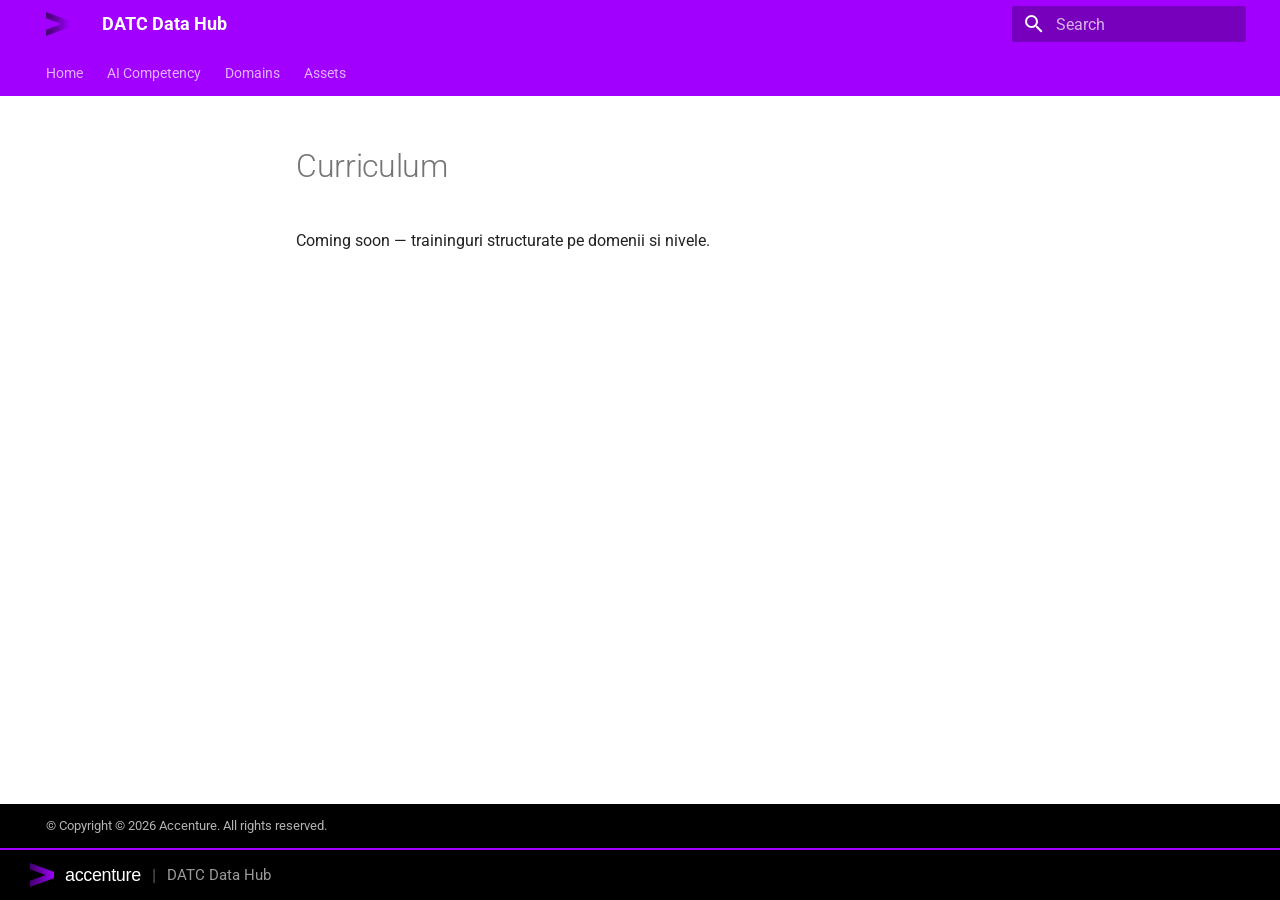
<file: curriculum/index.html>
<!doctype html>
<html lang="en" class="no-js">
  <head>
    
      <meta charset="utf-8">
      <meta name="viewport" content="width=device-width,initial-scale=1">
      
        <meta name="description" content="Learning paths and competency frameworks for the DATC Data Platform (DEVI)">
      
      
        <meta name="author" content="DATC Data Platform Team">
      
      
      
      
      
        
      
      
      <link rel="icon" href="../assets/accenture-favicon.ico">
      <meta name="generator" content="mkdocs-1.6.1, mkdocs-material-9.7.7">
    
    
      
        <title>Curriculum - DATC Data Hub</title>
      
    
    
      <link rel="stylesheet" href="../assets/stylesheets/main.ec1eaa64.min.css">
      
        
        <link rel="stylesheet" href="../assets/stylesheets/palette.ab4e12ef.min.css">
      
      


    
    
      
    
    
      
        
        
        <link rel="preconnect" href="https://fonts.gstatic.com" crossorigin>
        <link rel="stylesheet" href="https://fonts.googleapis.com/css?family=Roboto:300,300i,400,400i,700,700i%7CRoboto+Mono:400,400i,700,700i&display=fallback">
        <style>:root{--md-text-font:"Roboto";--md-code-font:"Roboto Mono"}</style>
      
    
    
      <link rel="stylesheet" href="../stylesheets/accenture.css">
    
    <script>__md_scope=new URL("..",location),__md_hash=e=>[...e].reduce(((e,_)=>(e<<5)-e+_.charCodeAt(0)),0),__md_get=(e,_=localStorage,t=__md_scope)=>JSON.parse(_.getItem(t.pathname+"."+e)),__md_set=(e,_,t=localStorage,a=__md_scope)=>{try{t.setItem(a.pathname+"."+e,JSON.stringify(_))}catch(e){}}</script>
    
      

    
    
  </head>
  
  
    
    
    
    
    
    <body dir="ltr" data-md-color-scheme="default" data-md-color-primary="deep-purple" data-md-color-accent="deep-purple">
  
    
    <input class="md-toggle" data-md-toggle="drawer" type="checkbox" id="__drawer" autocomplete="off">
    <input class="md-toggle" data-md-toggle="search" type="checkbox" id="__search" autocomplete="off">
    <label class="md-overlay" for="__drawer"></label>
    <div data-md-component="skip">
      
        
        <a href="#curriculum" class="md-skip">
          Skip to content
        </a>
      
    </div>
    <div data-md-component="announce">
      
    </div>
    
    
      

<header class="md-header" data-md-component="header">
  <nav class="md-header__inner md-grid" aria-label="Header">
    <a href=".." title="DATC Data Hub" class="md-header__button md-logo" aria-label="DATC Data Hub" data-md-component="logo">
      
  <img src="../assets/accenture-logo.png" alt="logo">

    </a>
    <label class="md-header__button md-icon" for="__drawer">
      
      <svg xmlns="http://www.w3.org/2000/svg" viewBox="0 0 24 24"><path d="M3 6h18v2H3zm0 5h18v2H3zm0 5h18v2H3z"/></svg>
    </label>
    <div class="md-header__title" data-md-component="header-title">
      <div class="md-header__ellipsis">
        <div class="md-header__topic">
          <span class="md-ellipsis">
            DATC Data Hub
          </span>
        </div>
        <div class="md-header__topic" data-md-component="header-topic">
          <span class="md-ellipsis">
            
              Curriculum
            
          </span>
        </div>
      </div>
    </div>
    
      
    
    
    
    
      
      
        <label class="md-header__button md-icon" for="__search">
          
          <svg xmlns="http://www.w3.org/2000/svg" viewBox="0 0 24 24"><path d="M9.5 3A6.5 6.5 0 0 1 16 9.5c0 1.61-.59 3.09-1.56 4.23l.27.27h.79l5 5-1.5 1.5-5-5v-.79l-.27-.27A6.52 6.52 0 0 1 9.5 16 6.5 6.5 0 0 1 3 9.5 6.5 6.5 0 0 1 9.5 3m0 2C7 5 5 7 5 9.5S7 14 9.5 14 14 12 14 9.5 12 5 9.5 5"/></svg>
        </label>
        <div class="md-search" data-md-component="search" role="dialog">
  <label class="md-search__overlay" for="__search"></label>
  <div class="md-search__inner" role="search">
    <form class="md-search__form" name="search">
      <input type="text" class="md-search__input" name="query" aria-label="Search" placeholder="Search" autocapitalize="off" autocorrect="off" autocomplete="off" spellcheck="false" data-md-component="search-query" required>
      <label class="md-search__icon md-icon" for="__search">
        
        <svg xmlns="http://www.w3.org/2000/svg" viewBox="0 0 24 24"><path d="M9.5 3A6.5 6.5 0 0 1 16 9.5c0 1.61-.59 3.09-1.56 4.23l.27.27h.79l5 5-1.5 1.5-5-5v-.79l-.27-.27A6.52 6.52 0 0 1 9.5 16 6.5 6.5 0 0 1 3 9.5 6.5 6.5 0 0 1 9.5 3m0 2C7 5 5 7 5 9.5S7 14 9.5 14 14 12 14 9.5 12 5 9.5 5"/></svg>
        
        <svg xmlns="http://www.w3.org/2000/svg" viewBox="0 0 24 24"><path d="M20 11v2H8l5.5 5.5-1.42 1.42L4.16 12l7.92-7.92L13.5 5.5 8 11z"/></svg>
      </label>
      <nav class="md-search__options" aria-label="Search">
        
        <button type="reset" class="md-search__icon md-icon" title="Clear" aria-label="Clear" tabindex="-1">
          
          <svg xmlns="http://www.w3.org/2000/svg" viewBox="0 0 24 24"><path d="M19 6.41 17.59 5 12 10.59 6.41 5 5 6.41 10.59 12 5 17.59 6.41 19 12 13.41 17.59 19 19 17.59 13.41 12z"/></svg>
        </button>
      </nav>
      
        <div class="md-search__suggest" data-md-component="search-suggest"></div>
      
    </form>
    <div class="md-search__output">
      <div class="md-search__scrollwrap" tabindex="0" data-md-scrollfix>
        <div class="md-search-result" data-md-component="search-result">
          <div class="md-search-result__meta">
            Initializing search
          </div>
          <ol class="md-search-result__list" role="presentation"></ol>
        </div>
      </div>
    </div>
  </div>
</div>
      
    
    
  </nav>
  
</header>
    
    <div class="md-container" data-md-component="container">
      
      
        
          
            
<nav class="md-tabs" aria-label="Tabs" data-md-component="tabs">
  <div class="md-grid">
    <ul class="md-tabs__list">
      
        
  
  
  
  
    <li class="md-tabs__item">
      <a href=".." class="md-tabs__link">
        
  
  
    
  
  Home

      </a>
    </li>
  

      
        
  
  
  
  
    
    
      <li class="md-tabs__item">
        <a href="../ai-competency/" class="md-tabs__link">
          
  
  
    
  
  AI Competency

        </a>
      </li>
    
  

      
        
  
  
  
  
    
    
      <li class="md-tabs__item">
        <a href="../domains/" class="md-tabs__link">
          
  
  
    
  
  Domains

        </a>
      </li>
    
  

      
        
  
  
  
  
    <li class="md-tabs__item">
      <a href="../assets/" class="md-tabs__link">
        
  
  
    
  
  Assets

      </a>
    </li>
  

      
    </ul>
  </div>
</nav>
          
        
      
      <main class="md-main" data-md-component="main">
        <div class="md-main__inner md-grid">
          
            
              
              <div class="md-sidebar md-sidebar--primary" data-md-component="sidebar" data-md-type="navigation" >
                <div class="md-sidebar__scrollwrap">
                  <div class="md-sidebar__inner">
                    


  


  

<nav class="md-nav md-nav--primary md-nav--lifted md-nav--integrated" aria-label="Navigation" data-md-level="0">
  <label class="md-nav__title" for="__drawer">
    <a href=".." title="DATC Data Hub" class="md-nav__button md-logo" aria-label="DATC Data Hub" data-md-component="logo">
      
  <img src="../assets/accenture-logo.png" alt="logo">

    </a>
    DATC Data Hub
  </label>
  
  <ul class="md-nav__list" data-md-scrollfix>
    
      
      
  
  
  
  
    <li class="md-nav__item">
      <a href=".." class="md-nav__link">
        
  
  
  <span class="md-ellipsis">
    
  
    Home
  

    
  </span>
  
  

      </a>
    </li>
  

    
      
      
  
  
  
  
    
    
      
        
          
        
      
        
      
        
      
    
    
    
      
      
        
      
    
    
    <li class="md-nav__item md-nav__item--nested">
      
        
        
          
        
        <input class="md-nav__toggle md-toggle md-toggle--indeterminate" type="checkbox" id="__nav_2" >
        
          
          <div class="md-nav__link md-nav__container">
            <a href="../ai-competency/" class="md-nav__link ">
              
  
  
  <span class="md-ellipsis">
    
  
    AI Competency
  

    
  </span>
  
  

            </a>
            
              
              <label class="md-nav__link " for="__nav_2" id="__nav_2_label" tabindex="0">
                <span class="md-nav__icon md-icon"></span>
              </label>
            
          </div>
        
        <nav class="md-nav" data-md-level="1" aria-labelledby="__nav_2_label" aria-expanded="false">
          <label class="md-nav__title" for="__nav_2">
            <span class="md-nav__icon md-icon"></span>
            
  
    AI Competency
  

          </label>
          <ul class="md-nav__list" data-md-scrollfix>
            
              
            
              
                
  
  
  
  
    <li class="md-nav__item">
      <a href="../ai-competency/ai-data-engineering/" class="md-nav__link">
        
  
  
  <span class="md-ellipsis">
    
  
    AI Data Engineering
  

    
  </span>
  
  

      </a>
    </li>
  

              
            
              
                
  
  
  
  
    <li class="md-nav__item">
      <a href="../ai-competency/ai-data-analytics/" class="md-nav__link">
        
  
  
  <span class="md-ellipsis">
    
  
    AI Data Analytics
  

    
  </span>
  
  

      </a>
    </li>
  

              
            
          </ul>
        </nav>
      
    </li>
  

    
      
      
  
  
  
  
    
    
      
        
          
        
      
        
      
        
      
    
    
    
      
      
        
      
    
    
    <li class="md-nav__item md-nav__item--nested">
      
        
        
          
        
        <input class="md-nav__toggle md-toggle md-toggle--indeterminate" type="checkbox" id="__nav_3" >
        
          
          <div class="md-nav__link md-nav__container">
            <a href="../domains/" class="md-nav__link ">
              
  
  
  <span class="md-ellipsis">
    
  
    Domains
  

    
  </span>
  
  

            </a>
            
              
              <label class="md-nav__link " for="__nav_3" id="__nav_3_label" tabindex="0">
                <span class="md-nav__icon md-icon"></span>
              </label>
            
          </div>
        
        <nav class="md-nav" data-md-level="1" aria-labelledby="__nav_3_label" aria-expanded="false">
          <label class="md-nav__title" for="__nav_3">
            <span class="md-nav__icon md-icon"></span>
            
  
    Domains
  

          </label>
          <ul class="md-nav__list" data-md-scrollfix>
            
              
            
              
                
  
  
  
  
    <li class="md-nav__item">
      <a href="../domains/data-engineering/" class="md-nav__link">
        
  
  
  <span class="md-ellipsis">
    
  
    Data Engineering
  

    
  </span>
  
  

      </a>
    </li>
  

              
            
              
                
  
  
  
  
    <li class="md-nav__item">
      <a href="../domains/data-analytics/" class="md-nav__link">
        
  
  
  <span class="md-ellipsis">
    
  
    Data Analytics
  

    
  </span>
  
  

      </a>
    </li>
  

              
            
          </ul>
        </nav>
      
    </li>
  

    
      
      
  
  
  
  
    <li class="md-nav__item">
      <a href="../assets/" class="md-nav__link">
        
  
  
  <span class="md-ellipsis">
    
  
    Assets
  

    
  </span>
  
  

      </a>
    </li>
  

    
  </ul>
</nav>
                  </div>
                </div>
              </div>
            
            
          
          
            <div class="md-content" data-md-component="content">
              
              <article class="md-content__inner md-typeset">
                
                  



<h1 id="curriculum">Curriculum</h1>
<p>Coming soon — traininguri structurate pe domenii si nivele.</p>












                
              </article>
            </div>
          
          
<script>var target=document.getElementById(location.hash.slice(1));target&&target.name&&(target.checked=target.name.startsWith("__tabbed_"))</script>
        </div>
        
      </main>
      
  
        <footer class="md-footer">
  
  <div class="md-footer-meta md-typeset">
    <div class="md-footer-meta__inner md-grid">
      <div class="md-copyright">
  
    <div class="md-copyright__highlight">
      &copy; Copyright © 2026 Accenture. All rights reserved.
    </div>
  
  
</div>
      
    </div>
  </div>
</footer>
      
  <div class="datc-brand-footer">
    <div class="datc-brand-footer__inner">
      <img src="../assets/accenture-logo.png" class="datc-brand-footer__logo" alt="Accenture" />
      <span class="datc-brand-footer__wordmark">accenture</span>
      <span class="datc-brand-footer__divider">|</span>
      <span class="datc-brand-footer__team">DATC Data Hub</span>
    </div>
  </div>

    </div>
    <div class="md-dialog" data-md-component="dialog">
      <div class="md-dialog__inner md-typeset"></div>
    </div>
    
    
    
      
      
      <script id="__config" type="application/json">{"annotate": null, "base": "..", "features": ["navigation.tabs", "navigation.sections", "navigation.indexes", "navigation.expand", "toc.integrate", "search.suggest", "search.highlight"], "search": "../assets/javascripts/workers/search.2c215733.min.js", "tags": null, "translations": {"clipboard.copied": "Copied to clipboard", "clipboard.copy": "Copy to clipboard", "search.result.more.one": "1 more on this page", "search.result.more.other": "# more on this page", "search.result.none": "No matching documents", "search.result.one": "1 matching document", "search.result.other": "# matching documents", "search.result.placeholder": "Type to start searching", "search.result.term.missing": "Missing", "select.version": "Select version"}, "version": null}</script>
    
    
      <script src="../assets/javascripts/bundle.d7400e89.min.js"></script>
      
        <script src="../js/competency-tracker.js"></script>
      
    
  </body>
</html>
</file>
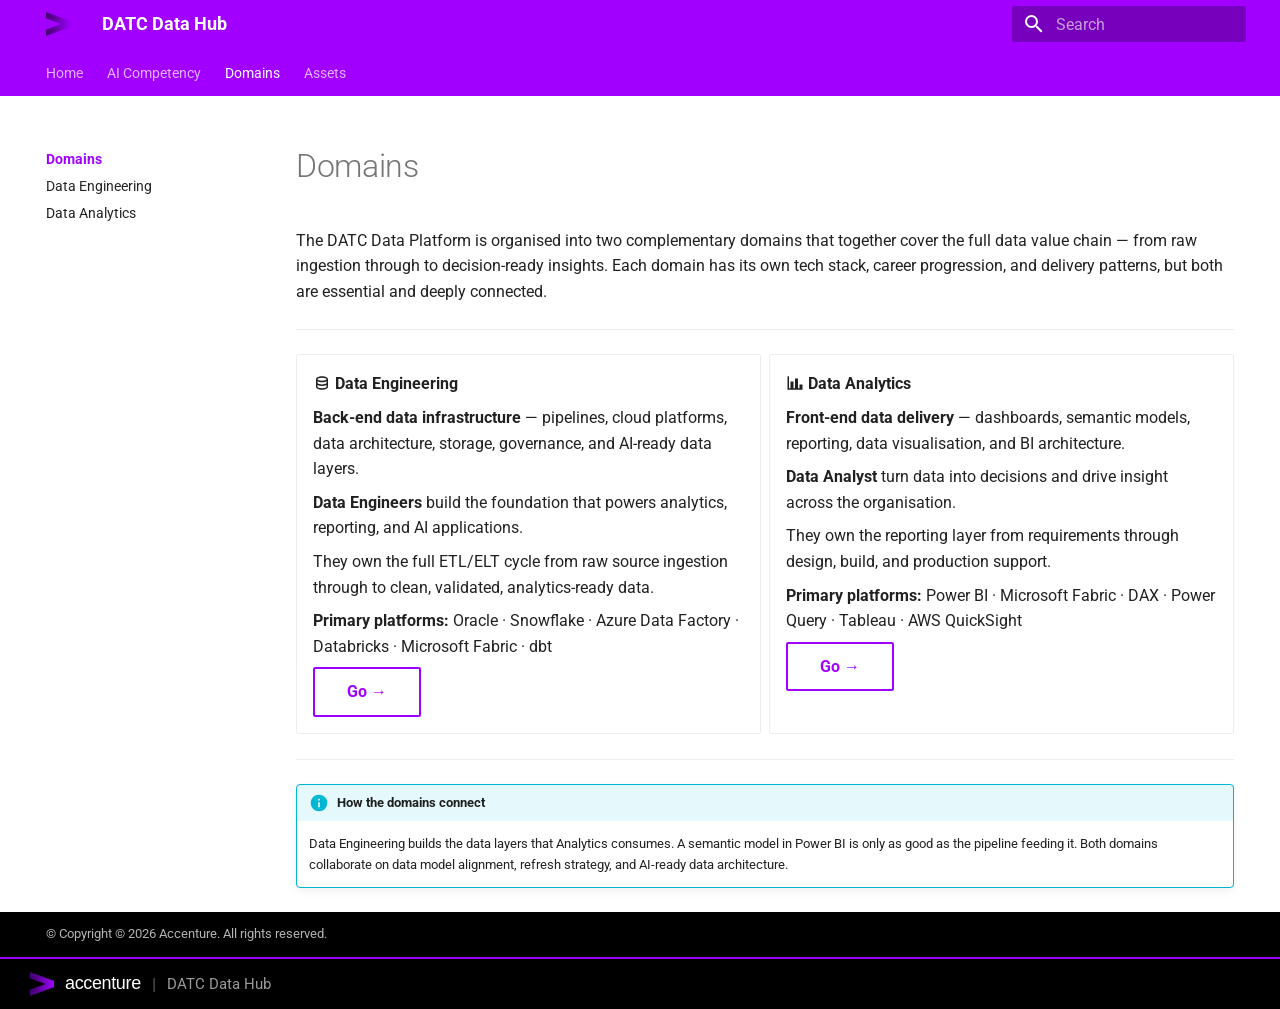
<file: domains/index.html>
<!doctype html>
<html lang="en" class="no-js">
  <head>
    
      <meta charset="utf-8">
      <meta name="viewport" content="width=device-width,initial-scale=1">
      
        <meta name="description" content="Learning paths and competency frameworks for the DATC Data Platform (DEVI)">
      
      
        <meta name="author" content="DATC Data Platform Team">
      
      
      
        <link rel="prev" href="../ai-competency/ai-data-analytics/">
      
      
        <link rel="next" href="data-engineering/">
      
      
        
      
      
      <link rel="icon" href="../assets/accenture-favicon.ico">
      <meta name="generator" content="mkdocs-1.6.1, mkdocs-material-9.7.7">
    
    
      
        <title>Domains - DATC Data Hub</title>
      
    
    
      <link rel="stylesheet" href="../assets/stylesheets/main.ec1eaa64.min.css">
      
        
        <link rel="stylesheet" href="../assets/stylesheets/palette.ab4e12ef.min.css">
      
      


    
    
      
    
    
      
        
        
        <link rel="preconnect" href="https://fonts.gstatic.com" crossorigin>
        <link rel="stylesheet" href="https://fonts.googleapis.com/css?family=Roboto:300,300i,400,400i,700,700i%7CRoboto+Mono:400,400i,700,700i&display=fallback">
        <style>:root{--md-text-font:"Roboto";--md-code-font:"Roboto Mono"}</style>
      
    
    
      <link rel="stylesheet" href="../stylesheets/accenture.css">
    
    <script>__md_scope=new URL("..",location),__md_hash=e=>[...e].reduce(((e,_)=>(e<<5)-e+_.charCodeAt(0)),0),__md_get=(e,_=localStorage,t=__md_scope)=>JSON.parse(_.getItem(t.pathname+"."+e)),__md_set=(e,_,t=localStorage,a=__md_scope)=>{try{t.setItem(a.pathname+"."+e,JSON.stringify(_))}catch(e){}}</script>
    
      

    
    
  </head>
  
  
    
    
    
    
    
    <body dir="ltr" data-md-color-scheme="default" data-md-color-primary="deep-purple" data-md-color-accent="deep-purple">
  
    
    <input class="md-toggle" data-md-toggle="drawer" type="checkbox" id="__drawer" autocomplete="off">
    <input class="md-toggle" data-md-toggle="search" type="checkbox" id="__search" autocomplete="off">
    <label class="md-overlay" for="__drawer"></label>
    <div data-md-component="skip">
      
        
        <a href="#domains" class="md-skip">
          Skip to content
        </a>
      
    </div>
    <div data-md-component="announce">
      
    </div>
    
    
      

<header class="md-header" data-md-component="header">
  <nav class="md-header__inner md-grid" aria-label="Header">
    <a href=".." title="DATC Data Hub" class="md-header__button md-logo" aria-label="DATC Data Hub" data-md-component="logo">
      
  <img src="../assets/accenture-logo.png" alt="logo">

    </a>
    <label class="md-header__button md-icon" for="__drawer">
      
      <svg xmlns="http://www.w3.org/2000/svg" viewBox="0 0 24 24"><path d="M3 6h18v2H3zm0 5h18v2H3zm0 5h18v2H3z"/></svg>
    </label>
    <div class="md-header__title" data-md-component="header-title">
      <div class="md-header__ellipsis">
        <div class="md-header__topic">
          <span class="md-ellipsis">
            DATC Data Hub
          </span>
        </div>
        <div class="md-header__topic" data-md-component="header-topic">
          <span class="md-ellipsis">
            
              Domains
            
          </span>
        </div>
      </div>
    </div>
    
      
    
    
    
    
      
      
        <label class="md-header__button md-icon" for="__search">
          
          <svg xmlns="http://www.w3.org/2000/svg" viewBox="0 0 24 24"><path d="M9.5 3A6.5 6.5 0 0 1 16 9.5c0 1.61-.59 3.09-1.56 4.23l.27.27h.79l5 5-1.5 1.5-5-5v-.79l-.27-.27A6.52 6.52 0 0 1 9.5 16 6.5 6.5 0 0 1 3 9.5 6.5 6.5 0 0 1 9.5 3m0 2C7 5 5 7 5 9.5S7 14 9.5 14 14 12 14 9.5 12 5 9.5 5"/></svg>
        </label>
        <div class="md-search" data-md-component="search" role="dialog">
  <label class="md-search__overlay" for="__search"></label>
  <div class="md-search__inner" role="search">
    <form class="md-search__form" name="search">
      <input type="text" class="md-search__input" name="query" aria-label="Search" placeholder="Search" autocapitalize="off" autocorrect="off" autocomplete="off" spellcheck="false" data-md-component="search-query" required>
      <label class="md-search__icon md-icon" for="__search">
        
        <svg xmlns="http://www.w3.org/2000/svg" viewBox="0 0 24 24"><path d="M9.5 3A6.5 6.5 0 0 1 16 9.5c0 1.61-.59 3.09-1.56 4.23l.27.27h.79l5 5-1.5 1.5-5-5v-.79l-.27-.27A6.52 6.52 0 0 1 9.5 16 6.5 6.5 0 0 1 3 9.5 6.5 6.5 0 0 1 9.5 3m0 2C7 5 5 7 5 9.5S7 14 9.5 14 14 12 14 9.5 12 5 9.5 5"/></svg>
        
        <svg xmlns="http://www.w3.org/2000/svg" viewBox="0 0 24 24"><path d="M20 11v2H8l5.5 5.5-1.42 1.42L4.16 12l7.92-7.92L13.5 5.5 8 11z"/></svg>
      </label>
      <nav class="md-search__options" aria-label="Search">
        
        <button type="reset" class="md-search__icon md-icon" title="Clear" aria-label="Clear" tabindex="-1">
          
          <svg xmlns="http://www.w3.org/2000/svg" viewBox="0 0 24 24"><path d="M19 6.41 17.59 5 12 10.59 6.41 5 5 6.41 10.59 12 5 17.59 6.41 19 12 13.41 17.59 19 19 17.59 13.41 12z"/></svg>
        </button>
      </nav>
      
        <div class="md-search__suggest" data-md-component="search-suggest"></div>
      
    </form>
    <div class="md-search__output">
      <div class="md-search__scrollwrap" tabindex="0" data-md-scrollfix>
        <div class="md-search-result" data-md-component="search-result">
          <div class="md-search-result__meta">
            Initializing search
          </div>
          <ol class="md-search-result__list" role="presentation"></ol>
        </div>
      </div>
    </div>
  </div>
</div>
      
    
    
  </nav>
  
</header>
    
    <div class="md-container" data-md-component="container">
      
      
        
          
            
<nav class="md-tabs" aria-label="Tabs" data-md-component="tabs">
  <div class="md-grid">
    <ul class="md-tabs__list">
      
        
  
  
  
  
    <li class="md-tabs__item">
      <a href=".." class="md-tabs__link">
        
  
  
    
  
  Home

      </a>
    </li>
  

      
        
  
  
  
  
    
    
      <li class="md-tabs__item">
        <a href="../ai-competency/" class="md-tabs__link">
          
  
  
    
  
  AI Competency

        </a>
      </li>
    
  

      
        
  
  
  
    
  
  
    
    
      <li class="md-tabs__item md-tabs__item--active">
        <a href="./" class="md-tabs__link">
          
  
  
    
  
  Domains

        </a>
      </li>
    
  

      
        
  
  
  
  
    <li class="md-tabs__item">
      <a href="../assets/" class="md-tabs__link">
        
  
  
    
  
  Assets

      </a>
    </li>
  

      
    </ul>
  </div>
</nav>
          
        
      
      <main class="md-main" data-md-component="main">
        <div class="md-main__inner md-grid">
          
            
              
              <div class="md-sidebar md-sidebar--primary" data-md-component="sidebar" data-md-type="navigation" >
                <div class="md-sidebar__scrollwrap">
                  <div class="md-sidebar__inner">
                    


  


  

<nav class="md-nav md-nav--primary md-nav--lifted md-nav--integrated" aria-label="Navigation" data-md-level="0">
  <label class="md-nav__title" for="__drawer">
    <a href=".." title="DATC Data Hub" class="md-nav__button md-logo" aria-label="DATC Data Hub" data-md-component="logo">
      
  <img src="../assets/accenture-logo.png" alt="logo">

    </a>
    DATC Data Hub
  </label>
  
  <ul class="md-nav__list" data-md-scrollfix>
    
      
      
  
  
  
  
    <li class="md-nav__item">
      <a href=".." class="md-nav__link">
        
  
  
  <span class="md-ellipsis">
    
  
    Home
  

    
  </span>
  
  

      </a>
    </li>
  

    
      
      
  
  
  
  
    
    
      
        
          
        
      
        
      
        
      
    
    
    
      
      
        
      
    
    
    <li class="md-nav__item md-nav__item--nested">
      
        
        
          
        
        <input class="md-nav__toggle md-toggle md-toggle--indeterminate" type="checkbox" id="__nav_2" >
        
          
          <div class="md-nav__link md-nav__container">
            <a href="../ai-competency/" class="md-nav__link ">
              
  
  
  <span class="md-ellipsis">
    
  
    AI Competency
  

    
  </span>
  
  

            </a>
            
              
              <label class="md-nav__link " for="__nav_2" id="__nav_2_label" tabindex="0">
                <span class="md-nav__icon md-icon"></span>
              </label>
            
          </div>
        
        <nav class="md-nav" data-md-level="1" aria-labelledby="__nav_2_label" aria-expanded="false">
          <label class="md-nav__title" for="__nav_2">
            <span class="md-nav__icon md-icon"></span>
            
  
    AI Competency
  

          </label>
          <ul class="md-nav__list" data-md-scrollfix>
            
              
            
              
                
  
  
  
  
    <li class="md-nav__item">
      <a href="../ai-competency/ai-data-engineering/" class="md-nav__link">
        
  
  
  <span class="md-ellipsis">
    
  
    AI Data Engineering
  

    
  </span>
  
  

      </a>
    </li>
  

              
            
              
                
  
  
  
  
    <li class="md-nav__item">
      <a href="../ai-competency/ai-data-analytics/" class="md-nav__link">
        
  
  
  <span class="md-ellipsis">
    
  
    AI Data Analytics
  

    
  </span>
  
  

      </a>
    </li>
  

              
            
          </ul>
        </nav>
      
    </li>
  

    
      
      
  
  
    
  
  
  
    
    
      
        
          
        
      
        
      
        
      
    
    
    
      
        
        
      
      
        
      
    
    
    <li class="md-nav__item md-nav__item--active md-nav__item--section md-nav__item--nested">
      
        
        
        <input class="md-nav__toggle md-toggle " type="checkbox" id="__nav_3" checked>
        
          
          <div class="md-nav__link md-nav__container">
            <a href="./" class="md-nav__link md-nav__link--active">
              
  
  
  <span class="md-ellipsis">
    
  
    Domains
  

    
  </span>
  
  

            </a>
            
              
              <label class="md-nav__link md-nav__link--active" for="__nav_3" id="__nav_3_label" tabindex="">
                <span class="md-nav__icon md-icon"></span>
              </label>
            
          </div>
        
        <nav class="md-nav" data-md-level="1" aria-labelledby="__nav_3_label" aria-expanded="true">
          <label class="md-nav__title" for="__nav_3">
            <span class="md-nav__icon md-icon"></span>
            
  
    Domains
  

          </label>
          <ul class="md-nav__list" data-md-scrollfix>
            
              
            
              
                
  
  
  
  
    <li class="md-nav__item">
      <a href="data-engineering/" class="md-nav__link">
        
  
  
  <span class="md-ellipsis">
    
  
    Data Engineering
  

    
  </span>
  
  

      </a>
    </li>
  

              
            
              
                
  
  
  
  
    <li class="md-nav__item">
      <a href="data-analytics/" class="md-nav__link">
        
  
  
  <span class="md-ellipsis">
    
  
    Data Analytics
  

    
  </span>
  
  

      </a>
    </li>
  

              
            
          </ul>
        </nav>
      
    </li>
  

    
      
      
  
  
  
  
    <li class="md-nav__item">
      <a href="../assets/" class="md-nav__link">
        
  
  
  <span class="md-ellipsis">
    
  
    Assets
  

    
  </span>
  
  

      </a>
    </li>
  

    
  </ul>
</nav>
                  </div>
                </div>
              </div>
            
            
          
          
            <div class="md-content" data-md-component="content">
              
              <article class="md-content__inner md-typeset">
                
                  



<h1 id="domains">Domains</h1>
<p>The DATC Data Platform is organised into two complementary domains that together cover the full data value chain — from raw ingestion through to decision-ready insights. Each domain has its own tech stack, career progression, and delivery patterns, but both are essential and deeply connected.</p>
<hr />
<div class="grid cards">
<ul>
<li>
<p><span class="twemoji"><svg xmlns="http://www.w3.org/2000/svg" viewBox="0 0 24 24"><path d="M12 3C7.58 3 4 4.79 4 7v10c0 2.21 3.59 4 8 4s8-1.79 8-4V7c0-2.21-3.58-4-8-4m6 14c0 .5-2.13 2-6 2s-6-1.5-6-2v-2.23c1.61.78 3.72 1.23 6 1.23s4.39-.45 6-1.23zm0-4.55c-1.3.95-3.58 1.55-6 1.55s-4.7-.6-6-1.55V9.64c1.47.83 3.61 1.36 6 1.36s4.53-.53 6-1.36zM12 9C8.13 9 6 7.5 6 7s2.13-2 6-2 6 1.5 6 2-2.13 2-6 2"/></svg></span> <strong>Data Engineering</strong></p>
<p><strong>Back-end data infrastructure</strong> — pipelines, cloud platforms, data architecture, storage, governance, and AI-ready data layers.</p>
<p><strong>Data Engineers</strong> build the foundation that powers analytics, reporting, and AI applications.</p>
<p>They own the full ETL/ELT cycle from raw source ingestion through to clean, validated, analytics-ready data.</p>
<p><strong>Primary platforms:</strong> Oracle · Snowflake · Azure Data Factory · Databricks · Microsoft Fabric · dbt</p>
<p><a class="md-button md-button" href="data-engineering/">Go →</a></p>
</li>
<li>
<p><span class="twemoji"><svg xmlns="http://www.w3.org/2000/svg" viewBox="0 0 24 24"><path d="M22 21H2V3h2v16h2v-9h4v9h2V6h4v13h2v-5h4z"/></svg></span> <strong>Data Analytics</strong></p>
<p><strong>Front-end data delivery</strong> — dashboards, semantic models, reporting, data visualisation, and BI architecture.</p>
<p><strong>Data Analyst</strong> turn data into decisions and drive insight across the organisation.</p>
<p>They own the reporting layer from requirements through design, build, and production support.</p>
<p><strong>Primary platforms:</strong> Power BI · Microsoft Fabric · DAX · Power Query · Tableau · AWS QuickSight</p>
<p><a class="md-button md-button" href="data-analytics/">Go →</a></p>
</li>
</ul>
</div>
<hr />
<div class="admonition info">
<p class="admonition-title">How the domains connect</p>
<p>Data Engineering builds the data layers that Analytics consumes. A semantic model in Power BI is only as good as the pipeline feeding it. Both domains collaborate on data model alignment, refresh strategy, and AI-ready data architecture.</p>
</div>












                
              </article>
            </div>
          
          
<script>var target=document.getElementById(location.hash.slice(1));target&&target.name&&(target.checked=target.name.startsWith("__tabbed_"))</script>
        </div>
        
      </main>
      
  
        <footer class="md-footer">
  
  <div class="md-footer-meta md-typeset">
    <div class="md-footer-meta__inner md-grid">
      <div class="md-copyright">
  
    <div class="md-copyright__highlight">
      &copy; Copyright © 2026 Accenture. All rights reserved.
    </div>
  
  
</div>
      
    </div>
  </div>
</footer>
      
  <div class="datc-brand-footer">
    <div class="datc-brand-footer__inner">
      <img src="../assets/accenture-logo.png" class="datc-brand-footer__logo" alt="Accenture" />
      <span class="datc-brand-footer__wordmark">accenture</span>
      <span class="datc-brand-footer__divider">|</span>
      <span class="datc-brand-footer__team">DATC Data Hub</span>
    </div>
  </div>

    </div>
    <div class="md-dialog" data-md-component="dialog">
      <div class="md-dialog__inner md-typeset"></div>
    </div>
    
    
    
      
      
      <script id="__config" type="application/json">{"annotate": null, "base": "..", "features": ["navigation.tabs", "navigation.sections", "navigation.indexes", "navigation.expand", "toc.integrate", "search.suggest", "search.highlight"], "search": "../assets/javascripts/workers/search.2c215733.min.js", "tags": null, "translations": {"clipboard.copied": "Copied to clipboard", "clipboard.copy": "Copy to clipboard", "search.result.more.one": "1 more on this page", "search.result.more.other": "# more on this page", "search.result.none": "No matching documents", "search.result.one": "1 matching document", "search.result.other": "# matching documents", "search.result.placeholder": "Type to start searching", "search.result.term.missing": "Missing", "select.version": "Select version"}, "version": null}</script>
    
    
      <script src="../assets/javascripts/bundle.d7400e89.min.js"></script>
      
        <script src="../js/competency-tracker.js"></script>
      
    
  </body>
</html>
</file>
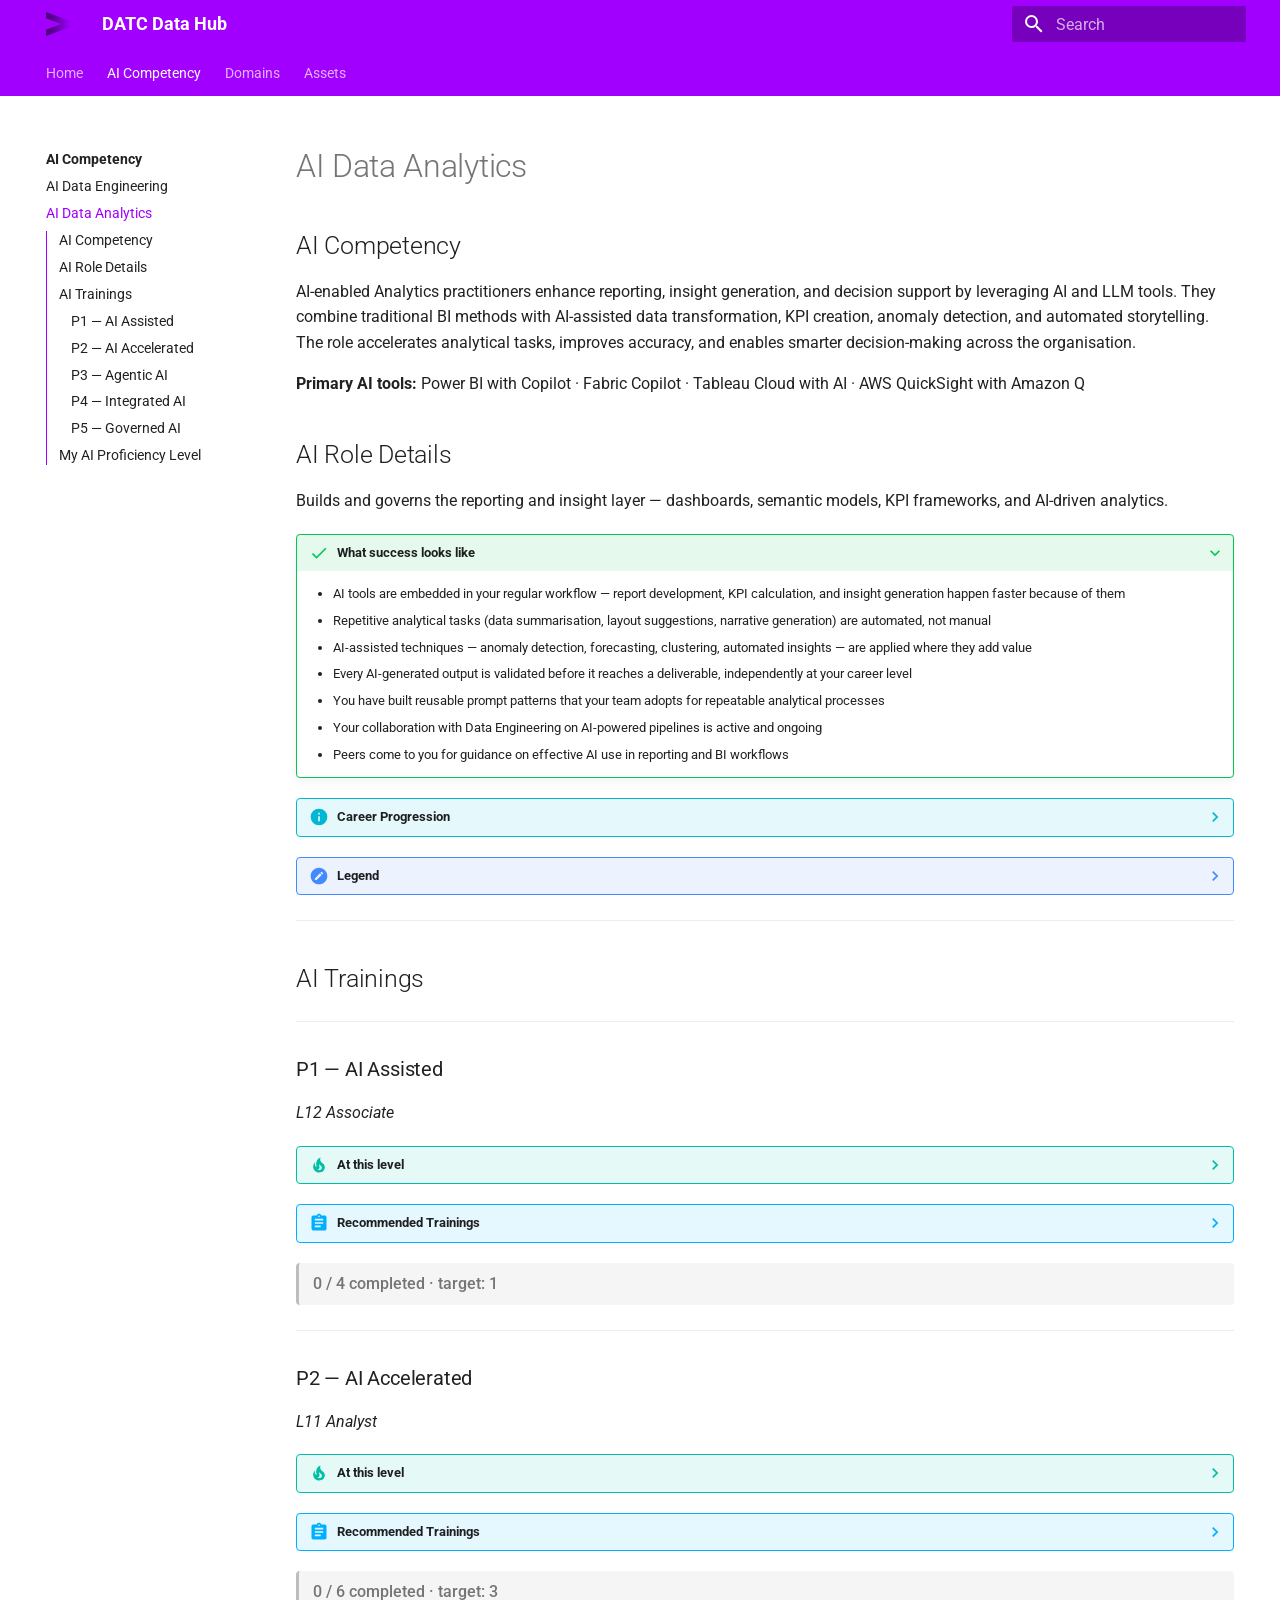
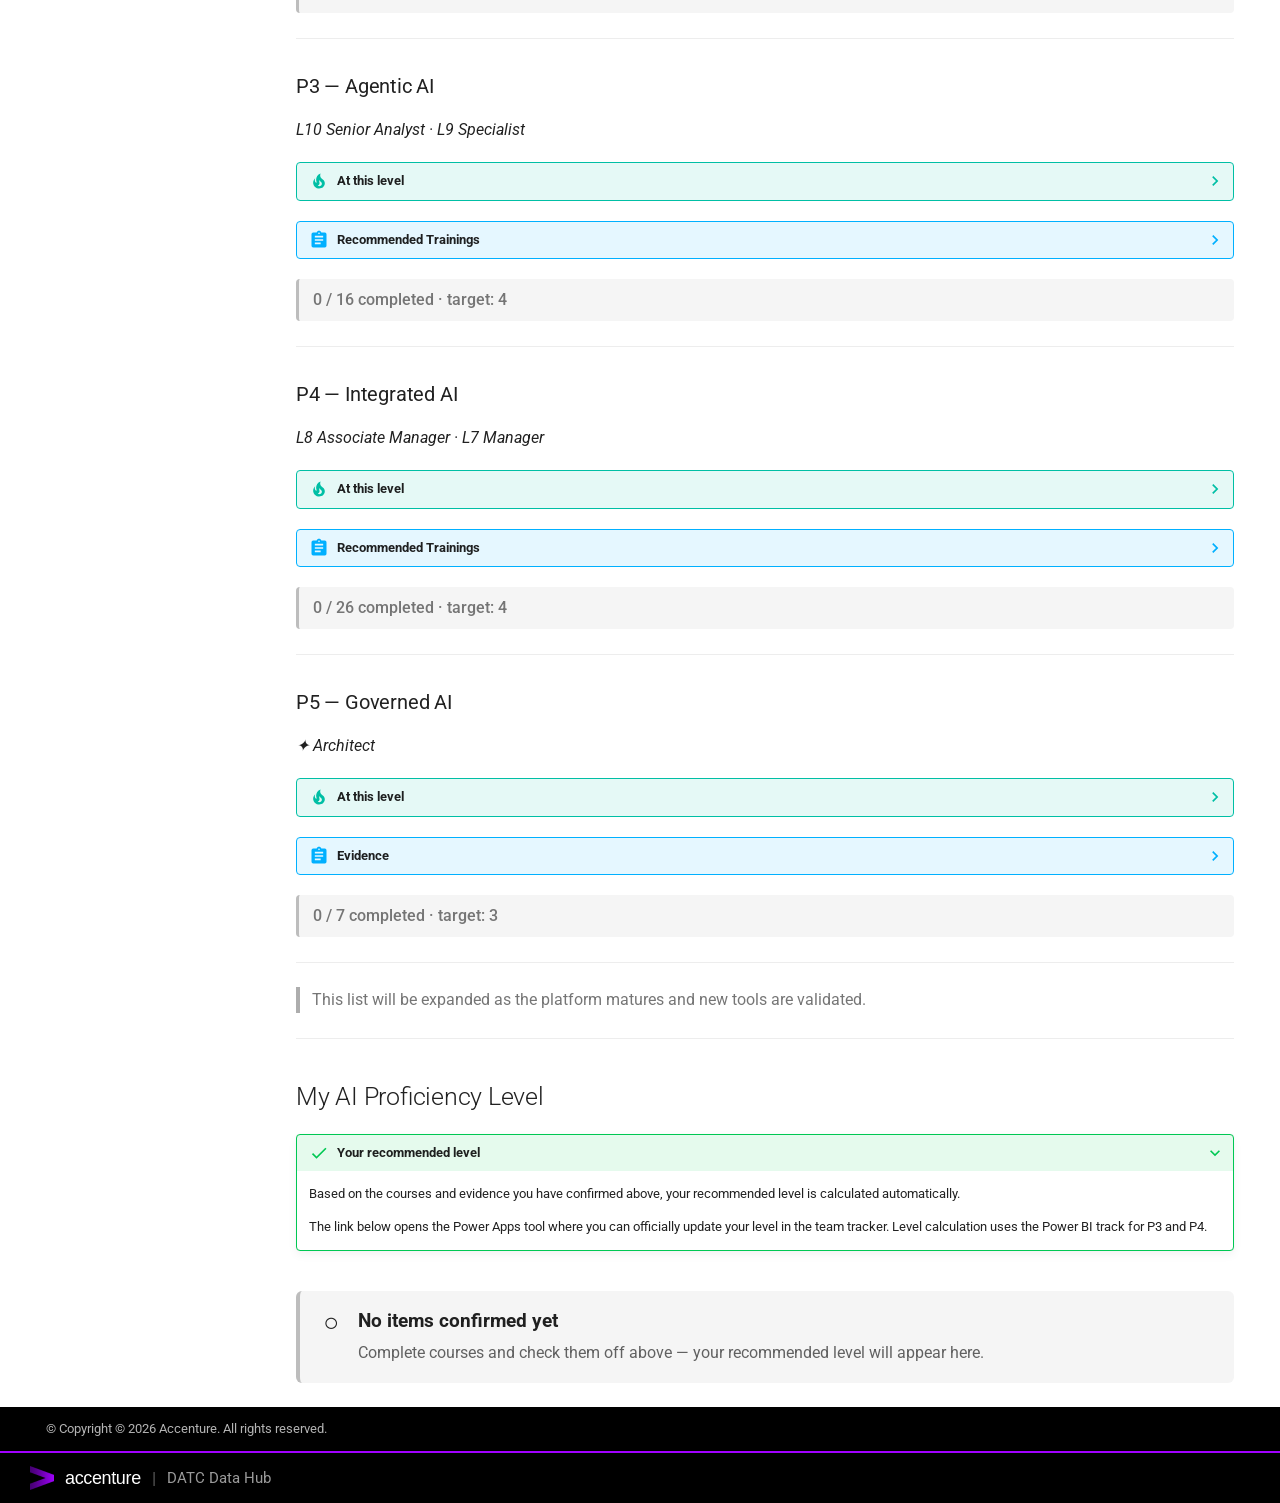
<file: ai-competency/ai-data-analytics/index.html>
<!doctype html>
<html lang="en" class="no-js">
  <head>
    
      <meta charset="utf-8">
      <meta name="viewport" content="width=device-width,initial-scale=1">
      
        <meta name="description" content="Learning paths and competency frameworks for the DATC Data Platform (DEVI)">
      
      
        <meta name="author" content="DATC Data Platform Team">
      
      
      
        <link rel="prev" href="../ai-data-engineering/">
      
      
        <link rel="next" href="../../domains/">
      
      
        
      
      
      <link rel="icon" href="../../assets/accenture-favicon.ico">
      <meta name="generator" content="mkdocs-1.6.1, mkdocs-material-9.7.7">
    
    
      
        <title>AI Data Analytics - DATC Data Hub</title>
      
    
    
      <link rel="stylesheet" href="../../assets/stylesheets/main.ec1eaa64.min.css">
      
        
        <link rel="stylesheet" href="../../assets/stylesheets/palette.ab4e12ef.min.css">
      
      


    
    
      
    
    
      
        
        
        <link rel="preconnect" href="https://fonts.gstatic.com" crossorigin>
        <link rel="stylesheet" href="https://fonts.googleapis.com/css?family=Roboto:300,300i,400,400i,700,700i%7CRoboto+Mono:400,400i,700,700i&display=fallback">
        <style>:root{--md-text-font:"Roboto";--md-code-font:"Roboto Mono"}</style>
      
    
    
      <link rel="stylesheet" href="../../stylesheets/accenture.css">
    
    <script>__md_scope=new URL("../..",location),__md_hash=e=>[...e].reduce(((e,_)=>(e<<5)-e+_.charCodeAt(0)),0),__md_get=(e,_=localStorage,t=__md_scope)=>JSON.parse(_.getItem(t.pathname+"."+e)),__md_set=(e,_,t=localStorage,a=__md_scope)=>{try{t.setItem(a.pathname+"."+e,JSON.stringify(_))}catch(e){}}</script>
    
      

    
    
  </head>
  
  
    
    
    
    
    
    <body dir="ltr" data-md-color-scheme="default" data-md-color-primary="deep-purple" data-md-color-accent="deep-purple">
  
    
    <input class="md-toggle" data-md-toggle="drawer" type="checkbox" id="__drawer" autocomplete="off">
    <input class="md-toggle" data-md-toggle="search" type="checkbox" id="__search" autocomplete="off">
    <label class="md-overlay" for="__drawer"></label>
    <div data-md-component="skip">
      
        
        <a href="#ai-data-analytics" class="md-skip">
          Skip to content
        </a>
      
    </div>
    <div data-md-component="announce">
      
    </div>
    
    
      

<header class="md-header" data-md-component="header">
  <nav class="md-header__inner md-grid" aria-label="Header">
    <a href="../.." title="DATC Data Hub" class="md-header__button md-logo" aria-label="DATC Data Hub" data-md-component="logo">
      
  <img src="../../assets/accenture-logo.png" alt="logo">

    </a>
    <label class="md-header__button md-icon" for="__drawer">
      
      <svg xmlns="http://www.w3.org/2000/svg" viewBox="0 0 24 24"><path d="M3 6h18v2H3zm0 5h18v2H3zm0 5h18v2H3z"/></svg>
    </label>
    <div class="md-header__title" data-md-component="header-title">
      <div class="md-header__ellipsis">
        <div class="md-header__topic">
          <span class="md-ellipsis">
            DATC Data Hub
          </span>
        </div>
        <div class="md-header__topic" data-md-component="header-topic">
          <span class="md-ellipsis">
            
              AI Data Analytics
            
          </span>
        </div>
      </div>
    </div>
    
      
    
    
    
    
      
      
        <label class="md-header__button md-icon" for="__search">
          
          <svg xmlns="http://www.w3.org/2000/svg" viewBox="0 0 24 24"><path d="M9.5 3A6.5 6.5 0 0 1 16 9.5c0 1.61-.59 3.09-1.56 4.23l.27.27h.79l5 5-1.5 1.5-5-5v-.79l-.27-.27A6.52 6.52 0 0 1 9.5 16 6.5 6.5 0 0 1 3 9.5 6.5 6.5 0 0 1 9.5 3m0 2C7 5 5 7 5 9.5S7 14 9.5 14 14 12 14 9.5 12 5 9.5 5"/></svg>
        </label>
        <div class="md-search" data-md-component="search" role="dialog">
  <label class="md-search__overlay" for="__search"></label>
  <div class="md-search__inner" role="search">
    <form class="md-search__form" name="search">
      <input type="text" class="md-search__input" name="query" aria-label="Search" placeholder="Search" autocapitalize="off" autocorrect="off" autocomplete="off" spellcheck="false" data-md-component="search-query" required>
      <label class="md-search__icon md-icon" for="__search">
        
        <svg xmlns="http://www.w3.org/2000/svg" viewBox="0 0 24 24"><path d="M9.5 3A6.5 6.5 0 0 1 16 9.5c0 1.61-.59 3.09-1.56 4.23l.27.27h.79l5 5-1.5 1.5-5-5v-.79l-.27-.27A6.52 6.52 0 0 1 9.5 16 6.5 6.5 0 0 1 3 9.5 6.5 6.5 0 0 1 9.5 3m0 2C7 5 5 7 5 9.5S7 14 9.5 14 14 12 14 9.5 12 5 9.5 5"/></svg>
        
        <svg xmlns="http://www.w3.org/2000/svg" viewBox="0 0 24 24"><path d="M20 11v2H8l5.5 5.5-1.42 1.42L4.16 12l7.92-7.92L13.5 5.5 8 11z"/></svg>
      </label>
      <nav class="md-search__options" aria-label="Search">
        
        <button type="reset" class="md-search__icon md-icon" title="Clear" aria-label="Clear" tabindex="-1">
          
          <svg xmlns="http://www.w3.org/2000/svg" viewBox="0 0 24 24"><path d="M19 6.41 17.59 5 12 10.59 6.41 5 5 6.41 10.59 12 5 17.59 6.41 19 12 13.41 17.59 19 19 17.59 13.41 12z"/></svg>
        </button>
      </nav>
      
        <div class="md-search__suggest" data-md-component="search-suggest"></div>
      
    </form>
    <div class="md-search__output">
      <div class="md-search__scrollwrap" tabindex="0" data-md-scrollfix>
        <div class="md-search-result" data-md-component="search-result">
          <div class="md-search-result__meta">
            Initializing search
          </div>
          <ol class="md-search-result__list" role="presentation"></ol>
        </div>
      </div>
    </div>
  </div>
</div>
      
    
    
  </nav>
  
</header>
    
    <div class="md-container" data-md-component="container">
      
      
        
          
            
<nav class="md-tabs" aria-label="Tabs" data-md-component="tabs">
  <div class="md-grid">
    <ul class="md-tabs__list">
      
        
  
  
  
  
    <li class="md-tabs__item">
      <a href="../.." class="md-tabs__link">
        
  
  
    
  
  Home

      </a>
    </li>
  

      
        
  
  
  
    
  
  
    
    
      <li class="md-tabs__item md-tabs__item--active">
        <a href="../" class="md-tabs__link">
          
  
  
    
  
  AI Competency

        </a>
      </li>
    
  

      
        
  
  
  
  
    
    
      <li class="md-tabs__item">
        <a href="../../domains/" class="md-tabs__link">
          
  
  
    
  
  Domains

        </a>
      </li>
    
  

      
        
  
  
  
  
    <li class="md-tabs__item">
      <a href="../../assets/" class="md-tabs__link">
        
  
  
    
  
  Assets

      </a>
    </li>
  

      
    </ul>
  </div>
</nav>
          
        
      
      <main class="md-main" data-md-component="main">
        <div class="md-main__inner md-grid">
          
            
              
              <div class="md-sidebar md-sidebar--primary" data-md-component="sidebar" data-md-type="navigation" >
                <div class="md-sidebar__scrollwrap">
                  <div class="md-sidebar__inner">
                    


  


  

<nav class="md-nav md-nav--primary md-nav--lifted md-nav--integrated" aria-label="Navigation" data-md-level="0">
  <label class="md-nav__title" for="__drawer">
    <a href="../.." title="DATC Data Hub" class="md-nav__button md-logo" aria-label="DATC Data Hub" data-md-component="logo">
      
  <img src="../../assets/accenture-logo.png" alt="logo">

    </a>
    DATC Data Hub
  </label>
  
  <ul class="md-nav__list" data-md-scrollfix>
    
      
      
  
  
  
  
    <li class="md-nav__item">
      <a href="../.." class="md-nav__link">
        
  
  
  <span class="md-ellipsis">
    
  
    Home
  

    
  </span>
  
  

      </a>
    </li>
  

    
      
      
  
  
    
  
  
  
    
    
      
        
          
        
      
        
      
        
      
    
    
    
      
        
        
      
      
        
      
    
    
    <li class="md-nav__item md-nav__item--active md-nav__item--section md-nav__item--nested">
      
        
        
        <input class="md-nav__toggle md-toggle " type="checkbox" id="__nav_2" checked>
        
          
          <div class="md-nav__link md-nav__container">
            <a href="../" class="md-nav__link ">
              
  
  
  <span class="md-ellipsis">
    
  
    AI Competency
  

    
  </span>
  
  

            </a>
            
              
              <label class="md-nav__link " for="__nav_2" id="__nav_2_label" tabindex="">
                <span class="md-nav__icon md-icon"></span>
              </label>
            
          </div>
        
        <nav class="md-nav" data-md-level="1" aria-labelledby="__nav_2_label" aria-expanded="true">
          <label class="md-nav__title" for="__nav_2">
            <span class="md-nav__icon md-icon"></span>
            
  
    AI Competency
  

          </label>
          <ul class="md-nav__list" data-md-scrollfix>
            
              
            
              
                
  
  
  
  
    <li class="md-nav__item">
      <a href="../ai-data-engineering/" class="md-nav__link">
        
  
  
  <span class="md-ellipsis">
    
  
    AI Data Engineering
  

    
  </span>
  
  

      </a>
    </li>
  

              
            
              
                
  
  
    
  
  
  
    <li class="md-nav__item md-nav__item--active">
      
      <input class="md-nav__toggle md-toggle" type="checkbox" id="__toc">
      
      
        
      
      
        <label class="md-nav__link md-nav__link--active" for="__toc">
          
  
  
  <span class="md-ellipsis">
    
  
    AI Data Analytics
  

    
  </span>
  
  

          <span class="md-nav__icon md-icon"></span>
        </label>
      
      <a href="./" class="md-nav__link md-nav__link--active">
        
  
  
  <span class="md-ellipsis">
    
  
    AI Data Analytics
  

    
  </span>
  
  

      </a>
      
        

<nav class="md-nav md-nav--secondary" aria-label="Table of contents">
  
  
  
    
  
  
    <label class="md-nav__title" for="__toc">
      <span class="md-nav__icon md-icon"></span>
      Table of contents
    </label>
    <ul class="md-nav__list" data-md-component="toc" data-md-scrollfix>
      
        <li class="md-nav__item">
  <a href="#ai-competency" class="md-nav__link">
    <span class="md-ellipsis">
      
        AI Competency
      
    </span>
  </a>
  
</li>
      
        <li class="md-nav__item">
  <a href="#ai-role-details" class="md-nav__link">
    <span class="md-ellipsis">
      
        AI Role Details
      
    </span>
  </a>
  
</li>
      
        <li class="md-nav__item">
  <a href="#ai-trainings" class="md-nav__link">
    <span class="md-ellipsis">
      
        AI Trainings
      
    </span>
  </a>
  
    <nav class="md-nav" aria-label="AI Trainings">
      <ul class="md-nav__list">
        
          <li class="md-nav__item">
  <a href="#p1-ai-assisted" class="md-nav__link">
    <span class="md-ellipsis">
      
        P1 — AI Assisted
      
    </span>
  </a>
  
</li>
        
          <li class="md-nav__item">
  <a href="#p2-ai-accelerated" class="md-nav__link">
    <span class="md-ellipsis">
      
        P2 — AI Accelerated
      
    </span>
  </a>
  
</li>
        
          <li class="md-nav__item">
  <a href="#p3-agentic-ai" class="md-nav__link">
    <span class="md-ellipsis">
      
        P3 — Agentic AI
      
    </span>
  </a>
  
</li>
        
          <li class="md-nav__item">
  <a href="#p4-integrated-ai" class="md-nav__link">
    <span class="md-ellipsis">
      
        P4 — Integrated AI
      
    </span>
  </a>
  
</li>
        
          <li class="md-nav__item">
  <a href="#p5-governed-ai" class="md-nav__link">
    <span class="md-ellipsis">
      
        P5 — Governed AI
      
    </span>
  </a>
  
</li>
        
      </ul>
    </nav>
  
</li>
      
        <li class="md-nav__item">
  <a href="#my-ai-proficiency-level" class="md-nav__link">
    <span class="md-ellipsis">
      
        My AI Proficiency Level
      
    </span>
  </a>
  
</li>
      
    </ul>
  
</nav>
      
    </li>
  

              
            
          </ul>
        </nav>
      
    </li>
  

    
      
      
  
  
  
  
    
    
      
        
          
        
      
        
      
        
      
    
    
    
      
      
        
      
    
    
    <li class="md-nav__item md-nav__item--nested">
      
        
        
          
        
        <input class="md-nav__toggle md-toggle md-toggle--indeterminate" type="checkbox" id="__nav_3" >
        
          
          <div class="md-nav__link md-nav__container">
            <a href="../../domains/" class="md-nav__link ">
              
  
  
  <span class="md-ellipsis">
    
  
    Domains
  

    
  </span>
  
  

            </a>
            
              
              <label class="md-nav__link " for="__nav_3" id="__nav_3_label" tabindex="0">
                <span class="md-nav__icon md-icon"></span>
              </label>
            
          </div>
        
        <nav class="md-nav" data-md-level="1" aria-labelledby="__nav_3_label" aria-expanded="false">
          <label class="md-nav__title" for="__nav_3">
            <span class="md-nav__icon md-icon"></span>
            
  
    Domains
  

          </label>
          <ul class="md-nav__list" data-md-scrollfix>
            
              
            
              
                
  
  
  
  
    <li class="md-nav__item">
      <a href="../../domains/data-engineering/" class="md-nav__link">
        
  
  
  <span class="md-ellipsis">
    
  
    Data Engineering
  

    
  </span>
  
  

      </a>
    </li>
  

              
            
              
                
  
  
  
  
    <li class="md-nav__item">
      <a href="../../domains/data-analytics/" class="md-nav__link">
        
  
  
  <span class="md-ellipsis">
    
  
    Data Analytics
  

    
  </span>
  
  

      </a>
    </li>
  

              
            
          </ul>
        </nav>
      
    </li>
  

    
      
      
  
  
  
  
    <li class="md-nav__item">
      <a href="../../assets/" class="md-nav__link">
        
  
  
  <span class="md-ellipsis">
    
  
    Assets
  

    
  </span>
  
  

      </a>
    </li>
  

    
  </ul>
</nav>
                  </div>
                </div>
              </div>
            
            
          
          
            <div class="md-content" data-md-component="content">
              
              <article class="md-content__inner md-typeset">
                
                  



<h1 id="ai-data-analytics">AI Data Analytics</h1>
<h2 id="ai-competency">AI Competency</h2>
<p>AI-enabled Analytics practitioners enhance reporting, insight generation, and decision support by leveraging AI and LLM tools. They combine traditional BI methods with AI-assisted data transformation, KPI creation, anomaly detection, and automated storytelling. The role accelerates analytical tasks, improves accuracy, and enables smarter decision-making across the organisation.</p>
<p><strong>Primary AI tools:</strong> Power BI with Copilot · Fabric Copilot · Tableau Cloud with AI · AWS QuickSight with Amazon Q</p>
<h2 id="ai-role-details">AI Role Details</h2>
<p>Builds and governs the reporting and insight layer — dashboards, semantic models, KPI frameworks, and AI-driven analytics.</p>
<details class="success" open="open">
<summary>What success looks like</summary>
<ul>
<li>AI tools are embedded in your regular workflow — report development, KPI calculation, and insight generation happen faster because of them</li>
<li>Repetitive analytical tasks (data summarisation, layout suggestions, narrative generation) are automated, not manual</li>
<li>AI-assisted techniques — anomaly detection, forecasting, clustering, automated insights — are applied where they add value</li>
<li>Every AI-generated output is validated before it reaches a deliverable, independently at your career level</li>
<li>You have built reusable prompt patterns that your team adopts for repeatable analytical processes</li>
<li>Your collaboration with Data Engineering on AI-powered pipelines is active and ongoing</li>
<li>Peers come to you for guidance on effective AI use in reporting and BI workflows</li>
</ul>
</details>
<details class="info">
<summary>Career Progression</summary>
<div class="tabbed-set tabbed-alternate" data-tabs="1:7"><input checked="checked" id="__tabbed_1_1" name="__tabbed_1" type="radio" /><input id="__tabbed_1_2" name="__tabbed_1" type="radio" /><input id="__tabbed_1_3" name="__tabbed_1" type="radio" /><input id="__tabbed_1_4" name="__tabbed_1" type="radio" /><input id="__tabbed_1_5" name="__tabbed_1" type="radio" /><input id="__tabbed_1_6" name="__tabbed_1" type="radio" /><input id="__tabbed_1_7" name="__tabbed_1" type="radio" /><div class="tabbed-labels"><label for="__tabbed_1_1">Associate</label><label for="__tabbed_1_2">Analyst</label><label for="__tabbed_1_3">Senior Analyst</label><label for="__tabbed_1_4">Specialist</label><label for="__tabbed_1_5">Assoc. Manager</label><label for="__tabbed_1_6">Manager</label><label for="__tabbed_1_7">Architect</label></div>
<div class="tabbed-content">
<div class="tabbed-block">
<p><strong>P1 — AI Assisted</strong></p>
<p>Uses built-in AI features with senior guidance. Follows templates. Validates all outputs before applying.</p>
<ul>
<li>Foundational Power BI and reporting work under guidance</li>
<li>Uses Copilot for code generation with senior validation</li>
<li>Learns data model concepts and basic report quality patterns</li>
</ul>
</div>
<div class="tabbed-block">
<p><strong>P2 — AI Accelerated</strong></p>
<p>Delivers reports independently. Uses AI tools regularly. Validates AI output without senior oversight.</p>
<ul>
<li>Independent report delivery with DAX and M ownership</li>
<li>Uses Power BI Copilot and Fabric Copilot regularly in the development workflow</li>
<li>Adapts AI-generated DAX or M code to meet specific business requirements</li>
</ul>
</div>
<div class="tabbed-block">
<p><strong>P3 — Agentic AI</strong></p>
<p>Owns the report lifecycle end-to-end. Introduces AI tooling into team workflows. Coaches peers.</p>
<ul>
<li>Applies advanced Copilot features and AI-assisted insight generation</li>
<li>Designs agentic analytical workflows for repeatable processes</li>
<li>Coaches peers on effective AI use in reporting and BI workflows</li>
</ul>
</div>
<div class="tabbed-block">
<p><strong>P3 — Agentic AI</strong></p>
<p>Deep BI architecture expert. Sets reporting standards. Builds reusable AI frameworks.</p>
<ul>
<li>Deep expert in BI architecture and analytics</li>
<li>Sets reporting standards and designs agentic analytical workflows</li>
<li>Builds reusable prompt frameworks and coaches peers</li>
</ul>
</div>
<div class="tabbed-block">
<p><strong>P4 — Integrated AI</strong></p>
<p>Leads the analytics stream. Embeds AI tooling into team standards and delivery processes.</p>
<ul>
<li>Owns delivery and platform decisions for the analytics stream</li>
<li>Embeds AI tooling into team standards, review processes, and report templates</li>
<li>Owns architecture for AI analytics initiatives</li>
</ul>
</div>
<div class="tabbed-block">
<p><strong>P4 — Integrated AI</strong></p>
<p>Sets analytical direction. Drives AI adoption strategy. Advises leadership on AI opportunities.</p>
<ul>
<li>Sets analytical direction and owns domain standards</li>
<li>Drives AI adoption strategy across the practice</li>
<li>Advises leadership on AI opportunities and represents team in external forums</li>
</ul>
</div>
<div class="tabbed-block">
<p><strong>P5 — Governed AI</strong></p>
<p>Defines enterprise-wide AI analytics strategy and governance. Recognised authority in the field.</p>
<ul>
<li>Defines enterprise-wide AI analytics strategy and standards</li>
<li>Shapes vision for data-to-insight governance and responsible AI</li>
<li>Acts as recognised authority on AI-enabled analytics at the practice level</li>
</ul>
</div>
</div>
</div>
</details>
<details class="note">
<summary>Legend</summary>
<p><span class="twemoji"><svg xmlns="http://www.w3.org/2000/svg" viewBox="0 0 24 24"><path d="M12 17.27 18.18 21l-1.64-7.03L22 9.24l-7.19-.62L12 2 9.19 8.62 2 9.24l5.45 4.73L5.82 21z"/></svg></span> <strong>mandatory</strong> &nbsp;·&nbsp; <span class="twemoji opt"><svg xmlns="http://www.w3.org/2000/svg" viewBox="0 0 24 24"><path d="M12 20a8 8 0 0 1-8-8 8 8 0 0 1 8-8 8 8 0 0 1 8 8 8 8 0 0 1-8 8m0-18A10 10 0 0 0 2 12a10 10 0 0 0 10 10 10 10 0 0 0 10-10A10 10 0 0 0 12 2"/></svg></span> <strong>optional</strong></p>
<ul>
<li><strong>Mandatory courses</strong> must all be completed for the level to show as achieved (green bar).</li>
<li><strong>Optional courses</strong> count toward your progress and stack — completing enough optionals can satisfy the level threshold even if a mandatory is missing.</li>
<li><strong>At P3 and P4</strong> the threshold is <strong>4 courses total</strong> (any mix of mandatory + optional across all tracks).</li>
<li>Your progress is saved in the browser. Ticking a box here does not auto-update the team tracker — use the Power Apps link at the bottom to officially record your level.</li>
<li>Complete the courses for <strong>your primary tool track</strong> (Power BI, Tableau, or QuickSight). Cross-track optionals apply regardless of track.</li>
</ul>
</details>
<hr />
<h2 id="ai-trainings">AI Trainings</h2>
<hr />
<h3 id="p1-ai-assisted">P1 — AI Assisted</h3>
<p><em>L12 Associate</em></p>
<details class="tip">
<summary>At this level</summary>
<p>Uses AI tools as a guided assistant for basic BI tasks — data exploration, code generation, and KPI drafting — with validation from senior guidance.</p>
<ul>
<li>Uses Copilot and LLMs to summarise data, generate DAX/SQL/M, and suggest layouts</li>
<li>Follows pre-built prompts and templates; validates all outputs before applying</li>
<li>Understands the foundational BI layer: data model structure, measure logic, and report layout</li>
<li>Learns how AI tools fit the reporting workflow — where they accelerate, where validation is non-negotiable</li>
<li>Uses Copilot as a learning accelerant; can explain generated code but cannot yet assess business correctness independently</li>
</ul>
<p><strong>Typical tasks:</strong> generating basic DAX measures with Copilot, using Q&amp;A features to explore data, drafting KPI definitions with AI assistance, following existing prompt templates for insight generation.</p>
</details>
<details class="abstract">
<summary>Recommended Trainings</summary>
<table>
<thead>
<tr>
<th style="text-align: center;"></th>
<th>Training</th>
<th>Category</th>
<th>Link</th>
<th style="text-align: center;">✓</th>
</tr>
</thead>
<tbody>
<tr>
<td style="text-align: center;"><span class="twemoji"><svg xmlns="http://www.w3.org/2000/svg" viewBox="0 0 24 24"><path d="M12 17.27 18.18 21l-1.64-7.03L22 9.24l-7.19-.62L12 2 9.19 8.62 2 9.24l5.45 4.73L5.82 21z"/></svg></span></td>
<td>TQ Agentic AI</td>
<td>General</td>
<td>—</td>
<td style="text-align: center;"><input type="checkbox" class="course-done" data-level="p1" data-mandatory="true" data-id="p1-tq-agentic"></td>
</tr>
<tr>
<td style="text-align: center;"><span class="twemoji opt"><svg xmlns="http://www.w3.org/2000/svg" viewBox="0 0 24 24"><path d="M12 20a8 8 0 0 1-8-8 8 8 0 0 1 8-8 8 8 0 0 1 8 8 8 8 0 0 1-8 8m0-18A10 10 0 0 0 2 12a10 10 0 0 0 10 10 10 10 0 0 0 10-10A10 10 0 0 0 12 2"/></svg></span></td>
<td>Reinvention with Agentic AI</td>
<td>General</td>
<td>—</td>
<td style="text-align: center;"><input type="checkbox" class="course-done" data-level="p1" data-id="p1-reinvention"></td>
</tr>
<tr>
<td style="text-align: center;"><span class="twemoji opt"><svg xmlns="http://www.w3.org/2000/svg" viewBox="0 0 24 24"><path d="M12 20a8 8 0 0 1-8-8 8 8 0 0 1 8-8 8 8 0 0 1 8 8 8 8 0 0 1-8 8m0-18A10 10 0 0 0 2 12a10 10 0 0 0 10 10 10 10 0 0 0 10-10A10 10 0 0 0 12 2"/></svg></span></td>
<td>Get Started with Copilot in Power BI</td>
<td>Power BI</td>
<td>—</td>
<td style="text-align: center;"><input type="checkbox" class="course-done" data-level="p1" data-id="p1-pbi-copilot-start"></td>
</tr>
<tr>
<td style="text-align: center;"><span class="twemoji opt"><svg xmlns="http://www.w3.org/2000/svg" viewBox="0 0 24 24"><path d="M12 20a8 8 0 0 1-8-8 8 8 0 0 1 8-8 8 8 0 0 1 8 8 8 8 0 0 1-8 8m0-18A10 10 0 0 0 2 12a10 10 0 0 0 10 10 10 10 0 0 0 10-10A10 10 0 0 0 12 2"/></svg></span></td>
<td>Responsible Use of Copilot for Power BI</td>
<td>Power BI</td>
<td>—</td>
<td style="text-align: center;"><input type="checkbox" class="course-done" data-level="p1" data-id="p1-pbi-copilot-resp"></td>
</tr>
</tbody>
</table>
<blockquote>
<p><span class="twemoji"><svg xmlns="http://www.w3.org/2000/svg" viewBox="0 0 24 24"><path d="M12 17.27 18.18 21l-1.64-7.03L22 9.24l-7.19-.62L12 2 9.19 8.62 2 9.24l5.45 4.73L5.82 21z"/></svg></span> <strong>1 mandatory</strong> · 3 optional — complete the mandatory course to pass this level; optionals build your progress score.</p>
</blockquote>
</details>
<div class="level-progress" data-level="p1"></div>

<hr />
<h3 id="p2-ai-accelerated">P2 — AI Accelerated</h3>
<p><em>L11 Analyst</em></p>
<details class="tip">
<summary>At this level</summary>
<p>Uses AI tools independently to speed up reporting work — KPI calculations, dashboard logic, and insight generation — without senior oversight.</p>
<ul>
<li>Validates AI-generated findings independently; adapts prompts for accuracy and consistency</li>
<li>Automates repetitive analytical tasks; AI meaningfully reduces time on standard report development</li>
<li>Uses Power BI Copilot and Fabric Copilot regularly in the development workflow</li>
<li>Understands when to accept, adapt, or discard AI-generated output</li>
<li>Can modify AI-generated DAX or M code to meet specific requirements without full rewrites</li>
</ul>
<p><strong>Typical tasks:</strong> generating and refining DAX measures with Copilot independently, automating insight generation from semantic models, adapting prompts to improve output quality, accelerating dashboard layout with AI suggestions.</p>
</details>
<details class="abstract">
<summary>Recommended Trainings</summary>
<table>
<thead>
<tr>
<th style="text-align: center;"></th>
<th>Training</th>
<th>Category</th>
<th>Link</th>
<th style="text-align: center;">✓</th>
</tr>
</thead>
<tbody>
<tr>
<td style="text-align: center;"><span class="twemoji"><svg xmlns="http://www.w3.org/2000/svg" viewBox="0 0 24 24"><path d="M12 17.27 18.18 21l-1.64-7.03L22 9.24l-7.19-.62L12 2 9.19 8.62 2 9.24l5.45 4.73L5.82 21z"/></svg></span></td>
<td>Reinvention with Agentic AI</td>
<td>General</td>
<td>—</td>
<td style="text-align: center;"><input type="checkbox" class="course-done" data-level="p2" data-mandatory="true" data-id="p2-reinvention"></td>
</tr>
<tr>
<td style="text-align: center;"><span class="twemoji"><svg xmlns="http://www.w3.org/2000/svg" viewBox="0 0 24 24"><path d="M12 17.27 18.18 21l-1.64-7.03L22 9.24l-7.19-.62L12 2 9.19 8.62 2 9.24l5.45 4.73L5.82 21z"/></svg></span></td>
<td>Agentic AI Ecosystem Tools — Level 3A</td>
<td>Agentic 3A</td>
<td><a href="https://wd103.myworkday.com/accenture/learning/program/4510d076039210016cc0344f0eeb0000?page=1&amp;record=2ddc7d286ba7100135e8795b16520001&amp;type=2d29754fdb8e100008b50ff6bc94003b">Workday</a></td>
<td style="text-align: center;"><input type="checkbox" class="course-done" data-level="p2" data-mandatory="true" data-id="p2-3a"></td>
</tr>
<tr>
<td style="text-align: center;"><span class="twemoji"><svg xmlns="http://www.w3.org/2000/svg" viewBox="0 0 24 24"><path d="M12 17.27 18.18 21l-1.64-7.03L22 9.24l-7.19-.62L12 2 9.19 8.62 2 9.24l5.45 4.73L5.82 21z"/></svg></span></td>
<td>Agentic AI Frameworks — Level 3B</td>
<td>Agentic 3B</td>
<td><a href="https://wd103.myworkday.com/accenture/learning/program/9a74c413ff121001288f4f5ca96e0000?page=2&amp;record=6d5c0af6a2971000e0b1838e01c10000&amp;type=2d29754fdb8e100008b50ff6bc94003b">Workday</a></td>
<td style="text-align: center;"><input type="checkbox" class="course-done" data-level="p2" data-mandatory="true" data-id="p2-3b"></td>
</tr>
<tr>
<td style="text-align: center;"><span class="twemoji opt"><svg xmlns="http://www.w3.org/2000/svg" viewBox="0 0 24 24"><path d="M12 20a8 8 0 0 1-8-8 8 8 0 0 1 8-8 8 8 0 0 1 8 8 8 8 0 0 1-8 8m0-18A10 10 0 0 0 2 12a10 10 0 0 0 10 10 10 10 0 0 0 10-10A10 10 0 0 0 12 2"/></svg></span></td>
<td>Smart Narratives, Q&amp;A Visuals &amp; Copilot in Power BI</td>
<td>Power BI</td>
<td><a href="https://wd103.myworkday.com/accenture/learning/course/4432b89894741021cce0f1fc6d8f0000?type=9882927d138b100019b928e75843018d">Workday</a></td>
<td style="text-align: center;"><input type="checkbox" class="course-done" data-level="p2" data-id="p2-pbi-smart"></td>
</tr>
<tr>
<td style="text-align: center;"><span class="twemoji opt"><svg xmlns="http://www.w3.org/2000/svg" viewBox="0 0 24 24"><path d="M12 20a8 8 0 0 1-8-8 8 8 0 0 1 8-8 8 8 0 0 1 8 8 8 8 0 0 1-8 8m0-18A10 10 0 0 0 2 12a10 10 0 0 0 10 10 10 10 0 0 0 10-10A10 10 0 0 0 12 2"/></svg></span></td>
<td>Extend data insights with Power BI Copilot</td>
<td>Power BI</td>
<td><a href="https://wd103.myworkday.com/accenture/learning/course/17668f036a52103c4df9fca05bb70000?type=9882927d138b100019b928e75843018d">Workday</a></td>
<td style="text-align: center;"><input type="checkbox" class="course-done" data-level="p2" data-id="p2-pbi-extend"></td>
</tr>
<tr>
<td style="text-align: center;"><span class="twemoji opt"><svg xmlns="http://www.w3.org/2000/svg" viewBox="0 0 24 24"><path d="M12 20a8 8 0 0 1-8-8 8 8 0 0 1 8-8 8 8 0 0 1 8 8 8 8 0 0 1-8 8m0-18A10 10 0 0 0 2 12a10 10 0 0 0 10 10 10 10 0 0 0 10-10A10 10 0 0 0 12 2"/></svg></span></td>
<td>Snowflake Foundations to AI</td>
<td>Cross-track</td>
<td>—</td>
<td style="text-align: center;"><input type="checkbox" class="course-done" data-level="p2" data-id="p2-snowflake"></td>
</tr>
</tbody>
</table>
<blockquote>
<p><span class="twemoji"><svg xmlns="http://www.w3.org/2000/svg" viewBox="0 0 24 24"><path d="M12 17.27 18.18 21l-1.64-7.03L22 9.24l-7.19-.62L12 2 9.19 8.62 2 9.24l5.45 4.73L5.82 21z"/></svg></span> <strong>3 mandatory</strong> · 3 optional — complete all 3 mandatory courses to pass this level; optionals build your progress score.</p>
</blockquote>
</details>
<div class="level-progress" data-level="p2"></div>

<hr />
<h3 id="p3-agentic-ai">P3 — Agentic AI</h3>
<p><em>L10 Senior Analyst · L9 Specialist</em></p>
<details class="tip">
<summary>At this level</summary>
<p>Designs and uses agentic AI workflows to automate multi-step analytical tasks — transform, calculate, summarise, narrate — and coaches peers on AI-enabled analytics.</p>
<ul>
<li>Creates reusable prompt patterns for repeatable analytical processes</li>
<li>Applies AI-assisted techniques: anomaly detection, forecasting, clustering, automated insights</li>
<li>Leverages advanced Copilot features: Smart Narratives, DAX query generation, automated report summaries</li>
<li>Uses Tableau AI (Explain Data, Forecasting) and QuickSight with Amazon Q where applicable</li>
<li>Coaches peers through workshops or pair sessions on agentic BI patterns</li>
</ul>
<p><strong>Typical tasks:</strong> building multi-step AI workflows for end-to-end report automation, designing prompt libraries for repeatable processes, implementing anomaly detection and forecasting, leading coaching sessions on AI-enabled analytics.</p>
</details>
<details class="abstract">
<summary>Recommended Trainings</summary>
<p>Complete the courses for your primary BI tool.</p>
<div class="tabbed-set tabbed-alternate" data-tabs="2:3"><input checked="checked" id="__tabbed_2_1" name="__tabbed_2" type="radio" /><input id="__tabbed_2_2" name="__tabbed_2" type="radio" /><input id="__tabbed_2_3" name="__tabbed_2" type="radio" /><div class="tabbed-labels"><label for="__tabbed_2_1">Power BI</label><label for="__tabbed_2_2">Tableau</label><label for="__tabbed_2_3">QuickSight (AWS)</label></div>
<div class="tabbed-content">
<div class="tabbed-block">
<table>
<thead>
<tr>
<th style="text-align: center;"></th>
<th>Training</th>
<th>Category</th>
<th>Link</th>
<th style="text-align: center;">✓</th>
</tr>
</thead>
<tbody>
<tr>
<td style="text-align: center;"><span class="twemoji"><svg xmlns="http://www.w3.org/2000/svg" viewBox="0 0 24 24"><path d="M12 17.27 18.18 21l-1.64-7.03L22 9.24l-7.19-.62L12 2 9.19 8.62 2 9.24l5.45 4.73L5.82 21z"/></svg></span></td>
<td>Smart Narratives, Q&amp;A Visuals &amp; Copilot in Power BI</td>
<td>Power BI</td>
<td><a href="https://wd103.myworkday.com/accenture/learning/course/4432b89894741021cce0f1fc6d8f0000?type=9882927d138b100019b928e75843018d">Workday</a></td>
<td style="text-align: center;"><input type="checkbox" class="course-done" data-level="p3" data-track="pbi" data-mandatory="true" data-id="p3-pbi-smart"></td>
</tr>
<tr>
<td style="text-align: center;"><span class="twemoji"><svg xmlns="http://www.w3.org/2000/svg" viewBox="0 0 24 24"><path d="M12 17.27 18.18 21l-1.64-7.03L22 9.24l-7.19-.62L12 2 9.19 8.62 2 9.24l5.45 4.73L5.82 21z"/></svg></span></td>
<td>Extend data insights with Power BI Copilot</td>
<td>Power BI</td>
<td><a href="https://wd103.myworkday.com/accenture/learning/course/17668f036a52103c4df9fca05bb70000?type=9882927d138b100019b928e75843018d">Workday</a></td>
<td style="text-align: center;"><input type="checkbox" class="course-done" data-level="p3" data-track="pbi" data-mandatory="true" data-id="p3-pbi-extend"></td>
</tr>
<tr>
<td style="text-align: center;"><span class="twemoji"><svg xmlns="http://www.w3.org/2000/svg" viewBox="0 0 24 24"><path d="M12 17.27 18.18 21l-1.64-7.03L22 9.24l-7.19-.62L12 2 9.19 8.62 2 9.24l5.45 4.73L5.82 21z"/></svg></span></td>
<td>Advanced Features: Copilot for Smart Narratives &amp; DAX Queries</td>
<td>Power BI</td>
<td><a href="https://wd103.myworkday.com/accenture/learning/course/d6f892e7525b10007e238a6d23430001?type=9882927d138b100019b928e75843018d">Workday</a></td>
<td style="text-align: center;"><input type="checkbox" class="course-done" data-level="p3" data-track="pbi" data-mandatory="true" data-id="p3-pbi-adv-smart"></td>
</tr>
<tr>
<td style="text-align: center;"><span class="twemoji"><svg xmlns="http://www.w3.org/2000/svg" viewBox="0 0 24 24"><path d="M12 17.27 18.18 21l-1.64-7.03L22 9.24l-7.19-.62L12 2 9.19 8.62 2 9.24l5.45 4.73L5.82 21z"/></svg></span></td>
<td>Analyze Data in Power BI with Copilot</td>
<td>Power BI</td>
<td><a href="https://wd103.myworkday.com/accenture/learning/course/e895784cdec710011c577460e1a40001?type=9882927d138b100019b928e75843018d">Workday</a></td>
<td style="text-align: center;"><input type="checkbox" class="course-done" data-level="p3" data-track="pbi" data-mandatory="true" data-id="p3-pbi-analyze"></td>
</tr>
<tr>
<td style="text-align: center;"><span class="twemoji opt"><svg xmlns="http://www.w3.org/2000/svg" viewBox="0 0 24 24"><path d="M12 20a8 8 0 0 1-8-8 8 8 0 0 1 8-8 8 8 0 0 1 8 8 8 8 0 0 1-8 8m0-18A10 10 0 0 0 2 12a10 10 0 0 0 10 10 10 10 0 0 0 10-10A10 10 0 0 0 12 2"/></svg></span></td>
<td>Advanced Features: Copilot for Dataflows &amp; Reports</td>
<td>Power BI</td>
<td><a href="https://wd103.myworkday.com/accenture/learning/course/634ead4bb865100206c2ad4175a00001?type=9882927d138b100019b928e75843018d">Workday</a></td>
<td style="text-align: center;"><input type="checkbox" class="course-done" data-level="p3" data-track="pbi" data-id="p3-pbi-adv-df"></td>
</tr>
<tr>
<td style="text-align: center;"><span class="twemoji opt"><svg xmlns="http://www.w3.org/2000/svg" viewBox="0 0 24 24"><path d="M12 20a8 8 0 0 1-8-8 8 8 0 0 1 8-8 8 8 0 0 1 8 8 8 8 0 0 1-8 8m0-18A10 10 0 0 0 2 12a10 10 0 0 0 10 10 10 10 0 0 0 10-10A10 10 0 0 0 12 2"/></svg></span></td>
<td>Agentic Coding Assistant using Claude Code</td>
<td>Agentic 4A</td>
<td>—</td>
<td style="text-align: center;"><input type="checkbox" class="course-done" data-level="p3" data-track="pbi" data-id="p3-pbi-claude"></td>
</tr>
<tr>
<td style="text-align: center;"><span class="twemoji opt"><svg xmlns="http://www.w3.org/2000/svg" viewBox="0 0 24 24"><path d="M12 20a8 8 0 0 1-8-8 8 8 0 0 1 8-8 8 8 0 0 1 8 8 8 8 0 0 1-8 8m0-18A10 10 0 0 0 2 12a10 10 0 0 0 10 10 10 10 0 0 0 10-10A10 10 0 0 0 12 2"/></svg></span></td>
<td>GitHub Copilot with Python</td>
<td>Agentic 4A</td>
<td>—</td>
<td style="text-align: center;"><input type="checkbox" class="course-done" data-level="p3" data-track="pbi" data-id="p3-pbi-git"></td>
</tr>
<tr>
<td style="text-align: center;"><span class="twemoji opt"><svg xmlns="http://www.w3.org/2000/svg" viewBox="0 0 24 24"><path d="M12 20a8 8 0 0 1-8-8 8 8 0 0 1 8-8 8 8 0 0 1 8 8 8 8 0 0 1-8 8m0-18A10 10 0 0 0 2 12a10 10 0 0 0 10 10 10 10 0 0 0 10-10A10 10 0 0 0 12 2"/></svg></span></td>
<td>Working with Data Agents</td>
<td>Cross-track</td>
<td>—</td>
<td style="text-align: center;"><input type="checkbox" class="course-done" data-level="p3" data-track="pbi" data-id="p3-pbi-data-agents"></td>
</tr>
<tr>
<td style="text-align: center;"><span class="twemoji opt"><svg xmlns="http://www.w3.org/2000/svg" viewBox="0 0 24 24"><path d="M12 20a8 8 0 0 1-8-8 8 8 0 0 1 8-8 8 8 0 0 1 8 8 8 8 0 0 1-8 8m0-18A10 10 0 0 0 2 12a10 10 0 0 0 10 10 10 10 0 0 0 10-10A10 10 0 0 0 12 2"/></svg></span></td>
<td>Snowflake Foundations to AI</td>
<td>Cross-track</td>
<td>—</td>
<td style="text-align: center;"><input type="checkbox" class="course-done" data-level="p3" data-track="pbi" data-id="p3-pbi-snowflake"></td>
</tr>
</tbody>
</table>
</div>
<div class="tabbed-block">
<table>
<thead>
<tr>
<th style="text-align: center;"></th>
<th>Training</th>
<th>Category</th>
<th>Link</th>
<th style="text-align: center;">✓</th>
</tr>
</thead>
<tbody>
<tr>
<td style="text-align: center;"><span class="twemoji"><svg xmlns="http://www.w3.org/2000/svg" viewBox="0 0 24 24"><path d="M12 17.27 18.18 21l-1.64-7.03L22 9.24l-7.19-.62L12 2 9.19 8.62 2 9.24l5.45 4.73L5.82 21z"/></svg></span></td>
<td>Analytics and AI Gallery</td>
<td>Tableau</td>
<td><a href="https://www.tableau.com/datafam-gallery">tableau.com</a></td>
<td style="text-align: center;"><input type="checkbox" class="course-done" data-level="p3" data-track="tab" data-mandatory="true" data-id="p3-tab-analytics-ai-gallery"></td>
</tr>
<tr>
<td style="text-align: center;"><span class="twemoji"><svg xmlns="http://www.w3.org/2000/svg" viewBox="0 0 24 24"><path d="M12 17.27 18.18 21l-1.64-7.03L22 9.24l-7.19-.62L12 2 9.19 8.62 2 9.24l5.45 4.73L5.82 21z"/></svg></span></td>
<td>Tableau Agentic Analytics</td>
<td>Tableau</td>
<td><a href="https://www.tableau.com/agentic-analytics">tableau.com</a></td>
<td style="text-align: center;"><input type="checkbox" class="course-done" data-level="p3" data-track="tab" data-mandatory="true" data-id="p3-tab-agentic"></td>
</tr>
</tbody>
</table>
</div>
<div class="tabbed-block">
<table>
<thead>
<tr>
<th style="text-align: center;"></th>
<th>Training</th>
<th>Category</th>
<th>Link</th>
<th style="text-align: center;">✓</th>
</tr>
</thead>
<tbody>
<tr>
<td style="text-align: center;"><span class="twemoji"><svg xmlns="http://www.w3.org/2000/svg" viewBox="0 0 24 24"><path d="M12 17.27 18.18 21l-1.64-7.03L22 9.24l-7.19-.62L12 2 9.19 8.62 2 9.24l5.45 4.73L5.82 21z"/></svg></span></td>
<td>Scalable Data Architectures: Amazon Redshift &amp; QuickSight</td>
<td>QuickSight</td>
<td>—</td>
<td style="text-align: center;"><input type="checkbox" class="course-done" data-level="p3" data-track="qs" data-mandatory="true" data-id="p3-qs-redshift"></td>
</tr>
<tr>
<td style="text-align: center;"><span class="twemoji"><svg xmlns="http://www.w3.org/2000/svg" viewBox="0 0 24 24"><path d="M12 17.27 18.18 21l-1.64-7.03L22 9.24l-7.19-.62L12 2 9.19 8.62 2 9.24l5.45 4.73L5.82 21z"/></svg></span></td>
<td>Getting Started with Administering Amazon Quick Suite</td>
<td>QuickSight</td>
<td>—</td>
<td style="text-align: center;"><input type="checkbox" class="course-done" data-level="p3" data-track="qs" data-mandatory="true" data-id="p3-qs-admin"></td>
</tr>
<tr>
<td style="text-align: center;"><span class="twemoji opt"><svg xmlns="http://www.w3.org/2000/svg" viewBox="0 0 24 24"><path d="M12 20a8 8 0 0 1-8-8 8 8 0 0 1 8-8 8 8 0 0 1 8 8 8 8 0 0 1-8 8m0-18A10 10 0 0 0 2 12a10 10 0 0 0 10 10 10 10 0 0 0 10-10A10 10 0 0 0 12 2"/></svg></span></td>
<td>Amazon Q — Generative AI-powered Assistant Learning Plan</td>
<td>QuickSight</td>
<td>—</td>
<td style="text-align: center;"><input type="checkbox" class="course-done" data-level="p3" data-track="qs" data-id="p3-qs-amazonq"></td>
</tr>
<tr>
<td style="text-align: center;"><span class="twemoji opt"><svg xmlns="http://www.w3.org/2000/svg" viewBox="0 0 24 24"><path d="M12 20a8 8 0 0 1-8-8 8 8 0 0 1 8-8 8 8 0 0 1 8 8 8 8 0 0 1-8 8m0-18A10 10 0 0 0 2 12a10 10 0 0 0 10 10 10 10 0 0 0 10-10A10 10 0 0 0 12 2"/></svg></span></td>
<td>Agentic Coding Assistant using Claude Code</td>
<td>Agentic 4A</td>
<td>—</td>
<td style="text-align: center;"><input type="checkbox" class="course-done" data-level="p3" data-track="qs" data-id="p3-qs-claude"></td>
</tr>
<tr>
<td style="text-align: center;"><span class="twemoji opt"><svg xmlns="http://www.w3.org/2000/svg" viewBox="0 0 24 24"><path d="M12 20a8 8 0 0 1-8-8 8 8 0 0 1 8-8 8 8 0 0 1 8 8 8 8 0 0 1-8 8m0-18A10 10 0 0 0 2 12a10 10 0 0 0 10 10 10 10 0 0 0 10-10A10 10 0 0 0 12 2"/></svg></span></td>
<td>GitHub Copilot with Python</td>
<td>Agentic 4A</td>
<td>—</td>
<td style="text-align: center;"><input type="checkbox" class="course-done" data-level="p3" data-track="qs" data-id="p3-qs-git"></td>
</tr>
</tbody>
</table>
</div>
</div>
</div>
<blockquote>
<p><span class="twemoji"><svg xmlns="http://www.w3.org/2000/svg" viewBox="0 0 24 24"><path d="M12 17.27 18.18 21l-1.64-7.03L22 9.24l-7.19-.62L12 2 9.19 8.62 2 9.24l5.45 4.73L5.82 21z"/></svg></span> <strong>Threshold: 4 courses total</strong> across all tracks — any mix of mandatory + optional counts. Complete your primary track first, then add from other tracks or cross-track optionals.</p>
</blockquote>
</details>
<div class="level-progress" data-level="p3" data-threshold="4"></div>

<hr />
<h3 id="p4-integrated-ai">P4 — Integrated AI</h3>
<p><em>L8 Associate Manager · L7 Manager</em></p>
<details class="tip">
<summary>At this level</summary>
<p>Embeds AI logic directly into dashboards, KPI frameworks, and semantic data models — leading AI adoption across the analytics team as a standard part of delivery.</p>
<ul>
<li>Builds scalable frameworks and reusable prompt libraries for the analytics team</li>
<li>Leads AI adoption practices across projects</li>
<li>Integrates AI tooling as a standard part of team delivery — embedded in templates, model standards, and review processes</li>
<li>Creates governance documentation for AI-generated analytics in regulated environments</li>
<li>Mentors specialist-level analysts on AI-augmented delivery patterns</li>
</ul>
<p><strong>Typical tasks:</strong> leading AI-embedded semantic model design, defining team-wide AI tooling standards for analytics, reviewing AI-assisted deliverables from seniors, presenting analytics AI strategy to clients, coaching multiple analysts simultaneously.</p>
</details>
<details class="abstract">
<summary>Recommended Trainings</summary>
<p>Complete your platform track and add cross-track breadth. Pick one cross-track course relevant to your project stack.</p>
<p><strong>Cross-track options:</strong> Working with Data Agents · Data Agents in Snowflake · Amazon Q Learning Plan · Snowflake Foundations to AI · any Level 4A course relevant to your engagement.</p>
<div class="tabbed-set tabbed-alternate" data-tabs="3:3"><input checked="checked" id="__tabbed_3_1" name="__tabbed_3" type="radio" /><input id="__tabbed_3_2" name="__tabbed_3" type="radio" /><input id="__tabbed_3_3" name="__tabbed_3" type="radio" /><div class="tabbed-labels"><label for="__tabbed_3_1">Power BI</label><label for="__tabbed_3_2">Tableau</label><label for="__tabbed_3_3">QuickSight (AWS)</label></div>
<div class="tabbed-content">
<div class="tabbed-block">
<table>
<thead>
<tr>
<th style="text-align: center;"></th>
<th>Training</th>
<th>Category</th>
<th>Link</th>
<th style="text-align: center;">✓</th>
</tr>
</thead>
<tbody>
<tr>
<td style="text-align: center;"><span class="twemoji"><svg xmlns="http://www.w3.org/2000/svg" viewBox="0 0 24 24"><path d="M12 17.27 18.18 21l-1.64-7.03L22 9.24l-7.19-.62L12 2 9.19 8.62 2 9.24l5.45 4.73L5.82 21z"/></svg></span></td>
<td>Advanced Features: Copilot for Dataflows &amp; Reports</td>
<td>Power BI</td>
<td><a href="https://wd103.myworkday.com/accenture/learning/course/634ead4bb865100206c2ad4175a00001?type=9882927d138b100019b928e75843018d">Workday</a></td>
<td style="text-align: center;"><input type="checkbox" class="course-done" data-level="p4" data-track="pbi" data-mandatory="true" data-id="p4-pbi-adv-df"></td>
</tr>
<tr>
<td style="text-align: center;"><span class="twemoji"><svg xmlns="http://www.w3.org/2000/svg" viewBox="0 0 24 24"><path d="M12 17.27 18.18 21l-1.64-7.03L22 9.24l-7.19-.62L12 2 9.19 8.62 2 9.24l5.45 4.73L5.82 21z"/></svg></span></td>
<td>Agentic Coding Assistant using Claude Code</td>
<td>Agentic 4A</td>
<td>—</td>
<td style="text-align: center;"><input type="checkbox" class="course-done" data-level="p4" data-track="pbi" data-mandatory="true" data-id="p4-pbi-claude"></td>
</tr>
<tr>
<td style="text-align: center;"><span class="twemoji"><svg xmlns="http://www.w3.org/2000/svg" viewBox="0 0 24 24"><path d="M12 17.27 18.18 21l-1.64-7.03L22 9.24l-7.19-.62L12 2 9.19 8.62 2 9.24l5.45 4.73L5.82 21z"/></svg></span></td>
<td>GitHub Copilot with Python</td>
<td>Agentic 4A</td>
<td>—</td>
<td style="text-align: center;"><input type="checkbox" class="course-done" data-level="p4" data-track="pbi" data-mandatory="true" data-id="p4-pbi-git"></td>
</tr>
<tr>
<td style="text-align: center;"><span class="twemoji"><svg xmlns="http://www.w3.org/2000/svg" viewBox="0 0 24 24"><path d="M12 17.27 18.18 21l-1.64-7.03L22 9.24l-7.19-.62L12 2 9.19 8.62 2 9.24l5.45 4.73L5.82 21z"/></svg></span></td>
<td>1 cross-track course (open pick)</td>
<td>Cross-track</td>
<td>—</td>
<td style="text-align: center;"><input type="checkbox" class="course-done" data-level="p4" data-track="pbi" data-mandatory="true" data-id="p4-pbi-cross"></td>
</tr>
<tr>
<td style="text-align: center;"><span class="twemoji opt"><svg xmlns="http://www.w3.org/2000/svg" viewBox="0 0 24 24"><path d="M12 20a8 8 0 0 1-8-8 8 8 0 0 1 8-8 8 8 0 0 1 8 8 8 8 0 0 1-8 8m0-18A10 10 0 0 0 2 12a10 10 0 0 0 10 10 10 10 0 0 0 10-10A10 10 0 0 0 12 2"/></svg></span></td>
<td>Agentic AI Deep Dive Level 4A: Anthropic Claude Code</td>
<td>Agentic 4A</td>
<td>—</td>
<td style="text-align: center;"><input type="checkbox" class="course-done" data-level="p4" data-track="pbi" data-id="p4-pbi-claude-deep"></td>
</tr>
<tr>
<td style="text-align: center;"><span class="twemoji opt"><svg xmlns="http://www.w3.org/2000/svg" viewBox="0 0 24 24"><path d="M12 20a8 8 0 0 1-8-8 8 8 0 0 1 8-8 8 8 0 0 1 8 8 8 8 0 0 1-8 8m0-18A10 10 0 0 0 2 12a10 10 0 0 0 10 10 10 10 0 0 0 10-10A10 10 0 0 0 12 2"/></svg></span></td>
<td>Working with Data Agents</td>
<td>Cross-track</td>
<td>—</td>
<td style="text-align: center;"><input type="checkbox" class="course-done" data-level="p4" data-track="pbi" data-id="p4-pbi-data-agents"></td>
</tr>
<tr>
<td style="text-align: center;"><span class="twemoji opt"><svg xmlns="http://www.w3.org/2000/svg" viewBox="0 0 24 24"><path d="M12 20a8 8 0 0 1-8-8 8 8 0 0 1 8-8 8 8 0 0 1 8 8 8 8 0 0 1-8 8m0-18A10 10 0 0 0 2 12a10 10 0 0 0 10 10 10 10 0 0 0 10-10A10 10 0 0 0 12 2"/></svg></span></td>
<td>Data Agents in Snowflake</td>
<td>Cross-track</td>
<td>—</td>
<td style="text-align: center;"><input type="checkbox" class="course-done" data-level="p4" data-track="pbi" data-id="p4-pbi-data-agents-sf"></td>
</tr>
<tr>
<td style="text-align: center;"><span class="twemoji opt"><svg xmlns="http://www.w3.org/2000/svg" viewBox="0 0 24 24"><path d="M12 20a8 8 0 0 1-8-8 8 8 0 0 1 8-8 8 8 0 0 1 8 8 8 8 0 0 1-8 8m0-18A10 10 0 0 0 2 12a10 10 0 0 0 10 10 10 10 0 0 0 10-10A10 10 0 0 0 12 2"/></svg></span></td>
<td>Generative AI on AWS: Building GenAI Models with Amazon Bedrock</td>
<td>Agentic 4A</td>
<td>—</td>
<td style="text-align: center;"><input type="checkbox" class="course-done" data-level="p4" data-track="pbi" data-id="p4-pbi-bedrock"></td>
</tr>
<tr>
<td style="text-align: center;"><span class="twemoji opt"><svg xmlns="http://www.w3.org/2000/svg" viewBox="0 0 24 24"><path d="M12 20a8 8 0 0 1-8-8 8 8 0 0 1 8-8 8 8 0 0 1 8 8 8 8 0 0 1-8 8m0-18A10 10 0 0 0 2 12a10 10 0 0 0 10 10 10 10 0 0 0 10-10A10 10 0 0 0 12 2"/></svg></span></td>
<td>Amazon Q — Generative AI-powered Assistant Learning Plan</td>
<td>Cross-track</td>
<td>—</td>
<td style="text-align: center;"><input type="checkbox" class="course-done" data-level="p4" data-track="pbi" data-id="p4-pbi-amazonq"></td>
</tr>
</tbody>
</table>
</div>
<div class="tabbed-block">
<table>
<thead>
<tr>
<th style="text-align: center;"></th>
<th>Training</th>
<th>Category</th>
<th>Link</th>
<th style="text-align: center;">✓</th>
</tr>
</thead>
<tbody>
<tr>
<td style="text-align: center;"><span class="twemoji"><svg xmlns="http://www.w3.org/2000/svg" viewBox="0 0 24 24"><path d="M12 17.27 18.18 21l-1.64-7.03L22 9.24l-7.19-.62L12 2 9.19 8.62 2 9.24l5.45 4.73L5.82 21z"/></svg></span></td>
<td>Analytics and AI Gallery</td>
<td>Tableau</td>
<td><a href="https://www.tableau.com/datafam-gallery">tableau.com</a></td>
<td style="text-align: center;"><input type="checkbox" class="course-done" data-level="p4" data-track="tab" data-mandatory="true" data-id="p4-tab-analytics-ai-gallery"></td>
</tr>
<tr>
<td style="text-align: center;"><span class="twemoji"><svg xmlns="http://www.w3.org/2000/svg" viewBox="0 0 24 24"><path d="M12 17.27 18.18 21l-1.64-7.03L22 9.24l-7.19-.62L12 2 9.19 8.62 2 9.24l5.45 4.73L5.82 21z"/></svg></span></td>
<td>Tableau Agentic Analytics</td>
<td>Tableau</td>
<td><a href="https://www.tableau.com/agentic-analytics">tableau.com</a></td>
<td style="text-align: center;"><input type="checkbox" class="course-done" data-level="p4" data-track="tab" data-mandatory="true" data-id="p4-tab-agentic"></td>
</tr>
<tr>
<td style="text-align: center;"><span class="twemoji"><svg xmlns="http://www.w3.org/2000/svg" viewBox="0 0 24 24"><path d="M12 17.27 18.18 21l-1.64-7.03L22 9.24l-7.19-.62L12 2 9.19 8.62 2 9.24l5.45 4.73L5.82 21z"/></svg></span></td>
<td>OpenAI for Data &amp; Deployment of AI Solutions</td>
<td>OpenAI</td>
<td><a href="https://accenture-openai-partnership.accentureanalytics.com/learn/">accentureanalytics.com</a></td>
<td style="text-align: center;"><input type="checkbox" class="course-done" data-level="p4" data-track="tab" data-mandatory="true" data-id="p4-tab-openai"></td>
</tr>
<tr>
<td style="text-align: center;"><span class="twemoji"><svg xmlns="http://www.w3.org/2000/svg" viewBox="0 0 24 24"><path d="M12 17.27 18.18 21l-1.64-7.03L22 9.24l-7.19-.62L12 2 9.19 8.62 2 9.24l5.45 4.73L5.82 21z"/></svg></span></td>
<td>Trailhead Cert Prep — Tableau Data Analyst</td>
<td>Tableau</td>
<td>TBD</td>
<td style="text-align: center;"><input type="checkbox" class="course-done" data-level="p4" data-track="tab" data-mandatory="true" data-id="p4-tab-cert"></td>
</tr>
<tr>
<td style="text-align: center;"><span class="twemoji"><svg xmlns="http://www.w3.org/2000/svg" viewBox="0 0 24 24"><path d="M12 17.27 18.18 21l-1.64-7.03L22 9.24l-7.19-.62L12 2 9.19 8.62 2 9.24l5.45 4.73L5.82 21z"/></svg></span></td>
<td>Agentic Coding Assistant using Claude Code</td>
<td>Agentic 4A</td>
<td>—</td>
<td style="text-align: center;"><input type="checkbox" class="course-done" data-level="p4" data-track="tab" data-mandatory="true" data-id="p4-tab-claude"></td>
</tr>
<tr>
<td style="text-align: center;"><span class="twemoji"><svg xmlns="http://www.w3.org/2000/svg" viewBox="0 0 24 24"><path d="M12 17.27 18.18 21l-1.64-7.03L22 9.24l-7.19-.62L12 2 9.19 8.62 2 9.24l5.45 4.73L5.82 21z"/></svg></span></td>
<td>GitHub Copilot with Python</td>
<td>Agentic 4A</td>
<td>—</td>
<td style="text-align: center;"><input type="checkbox" class="course-done" data-level="p4" data-track="tab" data-mandatory="true" data-id="p4-tab-git"></td>
</tr>
<tr>
<td style="text-align: center;"><span class="twemoji"><svg xmlns="http://www.w3.org/2000/svg" viewBox="0 0 24 24"><path d="M12 17.27 18.18 21l-1.64-7.03L22 9.24l-7.19-.62L12 2 9.19 8.62 2 9.24l5.45 4.73L5.82 21z"/></svg></span></td>
<td>1 cross-track course (open pick)</td>
<td>Cross-track</td>
<td>—</td>
<td style="text-align: center;"><input type="checkbox" class="course-done" data-level="p4" data-track="tab" data-mandatory="true" data-id="p4-tab-cross"></td>
</tr>
<tr>
<td style="text-align: center;"><span class="twemoji opt"><svg xmlns="http://www.w3.org/2000/svg" viewBox="0 0 24 24"><path d="M12 20a8 8 0 0 1-8-8 8 8 0 0 1 8-8 8 8 0 0 1 8 8 8 8 0 0 1-8 8m0-18A10 10 0 0 0 2 12a10 10 0 0 0 10 10 10 10 0 0 0 10-10A10 10 0 0 0 12 2"/></svg></span></td>
<td>Working with Data Agents</td>
<td>Cross-track</td>
<td>—</td>
<td style="text-align: center;"><input type="checkbox" class="course-done" data-level="p4" data-track="tab" data-id="p4-tab-data-agents"></td>
</tr>
<tr>
<td style="text-align: center;"><span class="twemoji opt"><svg xmlns="http://www.w3.org/2000/svg" viewBox="0 0 24 24"><path d="M12 20a8 8 0 0 1-8-8 8 8 0 0 1 8-8 8 8 0 0 1 8 8 8 8 0 0 1-8 8m0-18A10 10 0 0 0 2 12a10 10 0 0 0 10 10 10 10 0 0 0 10-10A10 10 0 0 0 12 2"/></svg></span></td>
<td>Agentic AI Deep Dive Level 4A: Anthropic Claude Code</td>
<td>Agentic 4A</td>
<td>—</td>
<td style="text-align: center;"><input type="checkbox" class="course-done" data-level="p4" data-track="tab" data-id="p4-tab-claude-deep"></td>
</tr>
<tr>
<td style="text-align: center;"><span class="twemoji opt"><svg xmlns="http://www.w3.org/2000/svg" viewBox="0 0 24 24"><path d="M12 20a8 8 0 0 1-8-8 8 8 0 0 1 8-8 8 8 0 0 1 8 8 8 8 0 0 1-8 8m0-18A10 10 0 0 0 2 12a10 10 0 0 0 10 10 10 10 0 0 0 10-10A10 10 0 0 0 12 2"/></svg></span></td>
<td>Generative AI on AWS: Building GenAI Models with Amazon Bedrock</td>
<td>Agentic 4A</td>
<td>—</td>
<td style="text-align: center;"><input type="checkbox" class="course-done" data-level="p4" data-track="tab" data-id="p4-tab-bedrock"></td>
</tr>
</tbody>
</table>
</div>
<div class="tabbed-block">
<table>
<thead>
<tr>
<th style="text-align: center;"></th>
<th>Training</th>
<th>Category</th>
<th>Link</th>
<th style="text-align: center;">✓</th>
</tr>
</thead>
<tbody>
<tr>
<td style="text-align: center;"><span class="twemoji"><svg xmlns="http://www.w3.org/2000/svg" viewBox="0 0 24 24"><path d="M12 17.27 18.18 21l-1.64-7.03L22 9.24l-7.19-.62L12 2 9.19 8.62 2 9.24l5.45 4.73L5.82 21z"/></svg></span></td>
<td>Amazon Q — Generative AI-powered Assistant Learning Plan</td>
<td>QuickSight</td>
<td>—</td>
<td style="text-align: center;"><input type="checkbox" class="course-done" data-level="p4" data-track="qs" data-mandatory="true" data-id="p4-qs-amazonq"></td>
</tr>
<tr>
<td style="text-align: center;"><span class="twemoji"><svg xmlns="http://www.w3.org/2000/svg" viewBox="0 0 24 24"><path d="M12 17.27 18.18 21l-1.64-7.03L22 9.24l-7.19-.62L12 2 9.19 8.62 2 9.24l5.45 4.73L5.82 21z"/></svg></span></td>
<td>Agentic Coding Assistant using Claude Code</td>
<td>Agentic 4A</td>
<td>—</td>
<td style="text-align: center;"><input type="checkbox" class="course-done" data-level="p4" data-track="qs" data-mandatory="true" data-id="p4-qs-claude"></td>
</tr>
<tr>
<td style="text-align: center;"><span class="twemoji"><svg xmlns="http://www.w3.org/2000/svg" viewBox="0 0 24 24"><path d="M12 17.27 18.18 21l-1.64-7.03L22 9.24l-7.19-.62L12 2 9.19 8.62 2 9.24l5.45 4.73L5.82 21z"/></svg></span></td>
<td>GitHub Copilot with Python</td>
<td>Agentic 4A</td>
<td>—</td>
<td style="text-align: center;"><input type="checkbox" class="course-done" data-level="p4" data-track="qs" data-mandatory="true" data-id="p4-qs-git"></td>
</tr>
<tr>
<td style="text-align: center;"><span class="twemoji"><svg xmlns="http://www.w3.org/2000/svg" viewBox="0 0 24 24"><path d="M12 17.27 18.18 21l-1.64-7.03L22 9.24l-7.19-.62L12 2 9.19 8.62 2 9.24l5.45 4.73L5.82 21z"/></svg></span></td>
<td>1 cross-track course (open pick)</td>
<td>Cross-track</td>
<td>—</td>
<td style="text-align: center;"><input type="checkbox" class="course-done" data-level="p4" data-track="qs" data-mandatory="true" data-id="p4-qs-cross"></td>
</tr>
<tr>
<td style="text-align: center;"><span class="twemoji opt"><svg xmlns="http://www.w3.org/2000/svg" viewBox="0 0 24 24"><path d="M12 20a8 8 0 0 1-8-8 8 8 0 0 1 8-8 8 8 0 0 1 8 8 8 8 0 0 1-8 8m0-18A10 10 0 0 0 2 12a10 10 0 0 0 10 10 10 10 0 0 0 10-10A10 10 0 0 0 12 2"/></svg></span></td>
<td>Generative AI on AWS: Building GenAI Models with Amazon Bedrock</td>
<td>Agentic 4A</td>
<td>—</td>
<td style="text-align: center;"><input type="checkbox" class="course-done" data-level="p4" data-track="qs" data-id="p4-qs-bedrock"></td>
</tr>
<tr>
<td style="text-align: center;"><span class="twemoji opt"><svg xmlns="http://www.w3.org/2000/svg" viewBox="0 0 24 24"><path d="M12 20a8 8 0 0 1-8-8 8 8 0 0 1 8-8 8 8 0 0 1 8 8 8 8 0 0 1-8 8m0-18A10 10 0 0 0 2 12a10 10 0 0 0 10 10 10 10 0 0 0 10-10A10 10 0 0 0 12 2"/></svg></span></td>
<td>Agentic AI Deep Dive Level 4A: Anthropic Claude Code</td>
<td>Agentic 4A</td>
<td>—</td>
<td style="text-align: center;"><input type="checkbox" class="course-done" data-level="p4" data-track="qs" data-id="p4-qs-claude-deep"></td>
</tr>
<tr>
<td style="text-align: center;"><span class="twemoji opt"><svg xmlns="http://www.w3.org/2000/svg" viewBox="0 0 24 24"><path d="M12 20a8 8 0 0 1-8-8 8 8 0 0 1 8-8 8 8 0 0 1 8 8 8 8 0 0 1-8 8m0-18A10 10 0 0 0 2 12a10 10 0 0 0 10 10 10 10 0 0 0 10-10A10 10 0 0 0 12 2"/></svg></span></td>
<td>Data Agents in Snowflake</td>
<td>Cross-track</td>
<td>—</td>
<td style="text-align: center;"><input type="checkbox" class="course-done" data-level="p4" data-track="qs" data-id="p4-qs-data-agents-sf"></td>
</tr>
</tbody>
</table>
</div>
</div>
</div>
<blockquote>
<p><span class="twemoji"><svg xmlns="http://www.w3.org/2000/svg" viewBox="0 0 24 24"><path d="M12 17.27 18.18 21l-1.64-7.03L22 9.24l-7.19-.62L12 2 9.19 8.62 2 9.24l5.45 4.73L5.82 21z"/></svg></span> <strong>Threshold: 4 courses total</strong> across all tracks — any mix of mandatory + optional counts. Complete your primary track first, then add from other tracks or cross-track optionals.</p>
</blockquote>
</details>
<div class="level-progress" data-level="p4" data-threshold="4"></div>

<hr />
<h3 id="p5-governed-ai">P5 — Governed AI</h3>
<p><em>✦ Architect</em></p>
<details class="tip">
<summary>At this level</summary>
<p>Defines enterprise-wide AI analytics practices and governance — acting as the recognised authority on AI-enabled analytics at the practice level.</p>
<ul>
<li>Advises leadership on AI opportunities in decision-making and reporting</li>
<li>Shapes standards and best practices for responsible AI use in analytics</li>
<li>Acts as the recognised authority on AI-enabled analytics — final escalation point for complex design decisions, tool selection, and governance questions</li>
<li>Drives AI adoption across the analytics domain at enterprise scale</li>
</ul>
<p><strong>Confirming at least 3 items in the Evidence section below qualifies as P5.</strong></p>
</details>
<details class="abstract">
<summary>Evidence</summary>
<p>P5 is demonstrated through strategic contribution, not course completion. Mark the items that apply to your experience.</p>
<table>
<thead>
<tr>
<th>Evidence</th>
<th style="text-align: center;">✓</th>
</tr>
</thead>
<tbody>
<tr>
<td>Contributed to an RFP, proposal, or strategic initiative where AI was part of the solution design</td>
<td style="text-align: center;"><input type="checkbox" class="course-done" data-level="p5" data-mandatory="true" data-id="p5-rfp"></td>
</tr>
<tr>
<td>Proposed or co-authored an AI integration framework, template, or standard adopted by a team or client</td>
<td style="text-align: center;"><input type="checkbox" class="course-done" data-level="p5" data-mandatory="true" data-id="p5-framework"></td>
</tr>
<tr>
<td>Defined or shaped an AI data readiness model or governance approach for a client or internal use</td>
<td style="text-align: center;"><input type="checkbox" class="course-done" data-level="p5" data-mandatory="true" data-id="p5-data-ready"></td>
</tr>
<tr>
<td>Coached practitioners through an AI competency milestone (P2→P3 or P3→P4) in a structured way</td>
<td style="text-align: center;"><input type="checkbox" class="course-done" data-level="p5" data-mandatory="true" data-id="p5-coaching"></td>
</tr>
<tr>
<td>Presented an AI analytics strategy, approach, or recommendation to client leadership or a senior forum</td>
<td style="text-align: center;"><input type="checkbox" class="course-done" data-level="p5" data-mandatory="true" data-id="p5-presentation"></td>
</tr>
<tr>
<td>Owned or co-led the AI workstream on a delivery engagement — accountable for standards and quality</td>
<td style="text-align: center;"><input type="checkbox" class="course-done" data-level="p5" data-mandatory="true" data-id="p5-workstream"></td>
</tr>
<tr>
<td>Contributed to a community of practice, internal article, or external forum on AI in analytics</td>
<td style="text-align: center;"><input type="checkbox" class="course-done" data-level="p5" data-mandatory="true" data-id="p5-community"></td>
</tr>
</tbody>
</table>
</details>
<div class="level-progress" data-level="p5" data-threshold="3"></div>

<hr />
<blockquote>
<p>This list will be expanded as the platform matures and new tools are validated.</p>
</blockquote>
<hr />
<h2 id="my-ai-proficiency-level">My AI Proficiency Level</h2>
<details class="success" open="open">
<summary>Your recommended level</summary>
<p>Based on the courses and evidence you have confirmed above, your recommended level is calculated automatically.</p>
<p>The link below opens the Power Apps tool where you can officially update your level in the team tracker. Level calculation uses the Power BI track for P3 and P4.</p>
</details>
<div class="proficiency-summary"
     data-p1-mandatory='["p1-tq-agentic"]'
     data-p2-mandatory='["p2-reinvention","p2-3a","p2-3b"]'
     data-p3-mandatory='["p3-pbi-smart","p3-pbi-extend","p3-pbi-adv-smart","p3-pbi-analyze"]'
     data-p4-mandatory='["p4-pbi-adv-df","p4-pbi-claude","p4-pbi-git","p4-pbi-cross"]'
     data-p5-ids='["p5-rfp","p5-framework","p5-data-ready","p5-coaching","p5-presentation","p5-workstream","p5-community"]'
     data-p5-threshold="3"
     data-update-url="https://apps.powerapps.com/play/e/default-e0793d39-0939-496d-b129-198edd916feb/a/1ebb5678-2daf-410b-9987-241ca4c1bf31?tenantId=e0793d39-0939-496d-b129-198edd916feb&hint=aa9dd1a0-47d8-4647-92f4-b5a98d6ddb93&sourcetime=1788268219883&source=portal">
</div>












                
              </article>
            </div>
          
          
<script>var target=document.getElementById(location.hash.slice(1));target&&target.name&&(target.checked=target.name.startsWith("__tabbed_"))</script>
        </div>
        
      </main>
      
  
        <footer class="md-footer">
  
  <div class="md-footer-meta md-typeset">
    <div class="md-footer-meta__inner md-grid">
      <div class="md-copyright">
  
    <div class="md-copyright__highlight">
      &copy; Copyright © 2026 Accenture. All rights reserved.
    </div>
  
  
</div>
      
    </div>
  </div>
</footer>
      
  <div class="datc-brand-footer">
    <div class="datc-brand-footer__inner">
      <img src="../../assets/accenture-logo.png" class="datc-brand-footer__logo" alt="Accenture" />
      <span class="datc-brand-footer__wordmark">accenture</span>
      <span class="datc-brand-footer__divider">|</span>
      <span class="datc-brand-footer__team">DATC Data Hub</span>
    </div>
  </div>

    </div>
    <div class="md-dialog" data-md-component="dialog">
      <div class="md-dialog__inner md-typeset"></div>
    </div>
    
    
    
      
      
      <script id="__config" type="application/json">{"annotate": null, "base": "../..", "features": ["navigation.tabs", "navigation.sections", "navigation.indexes", "navigation.expand", "toc.integrate", "search.suggest", "search.highlight"], "search": "../../assets/javascripts/workers/search.2c215733.min.js", "tags": null, "translations": {"clipboard.copied": "Copied to clipboard", "clipboard.copy": "Copy to clipboard", "search.result.more.one": "1 more on this page", "search.result.more.other": "# more on this page", "search.result.none": "No matching documents", "search.result.one": "1 matching document", "search.result.other": "# matching documents", "search.result.placeholder": "Type to start searching", "search.result.term.missing": "Missing", "select.version": "Select version"}, "version": null}</script>
    
    
      <script src="../../assets/javascripts/bundle.d7400e89.min.js"></script>
      
        <script src="../../js/competency-tracker.js"></script>
      
    
  </body>
</html>
</file>
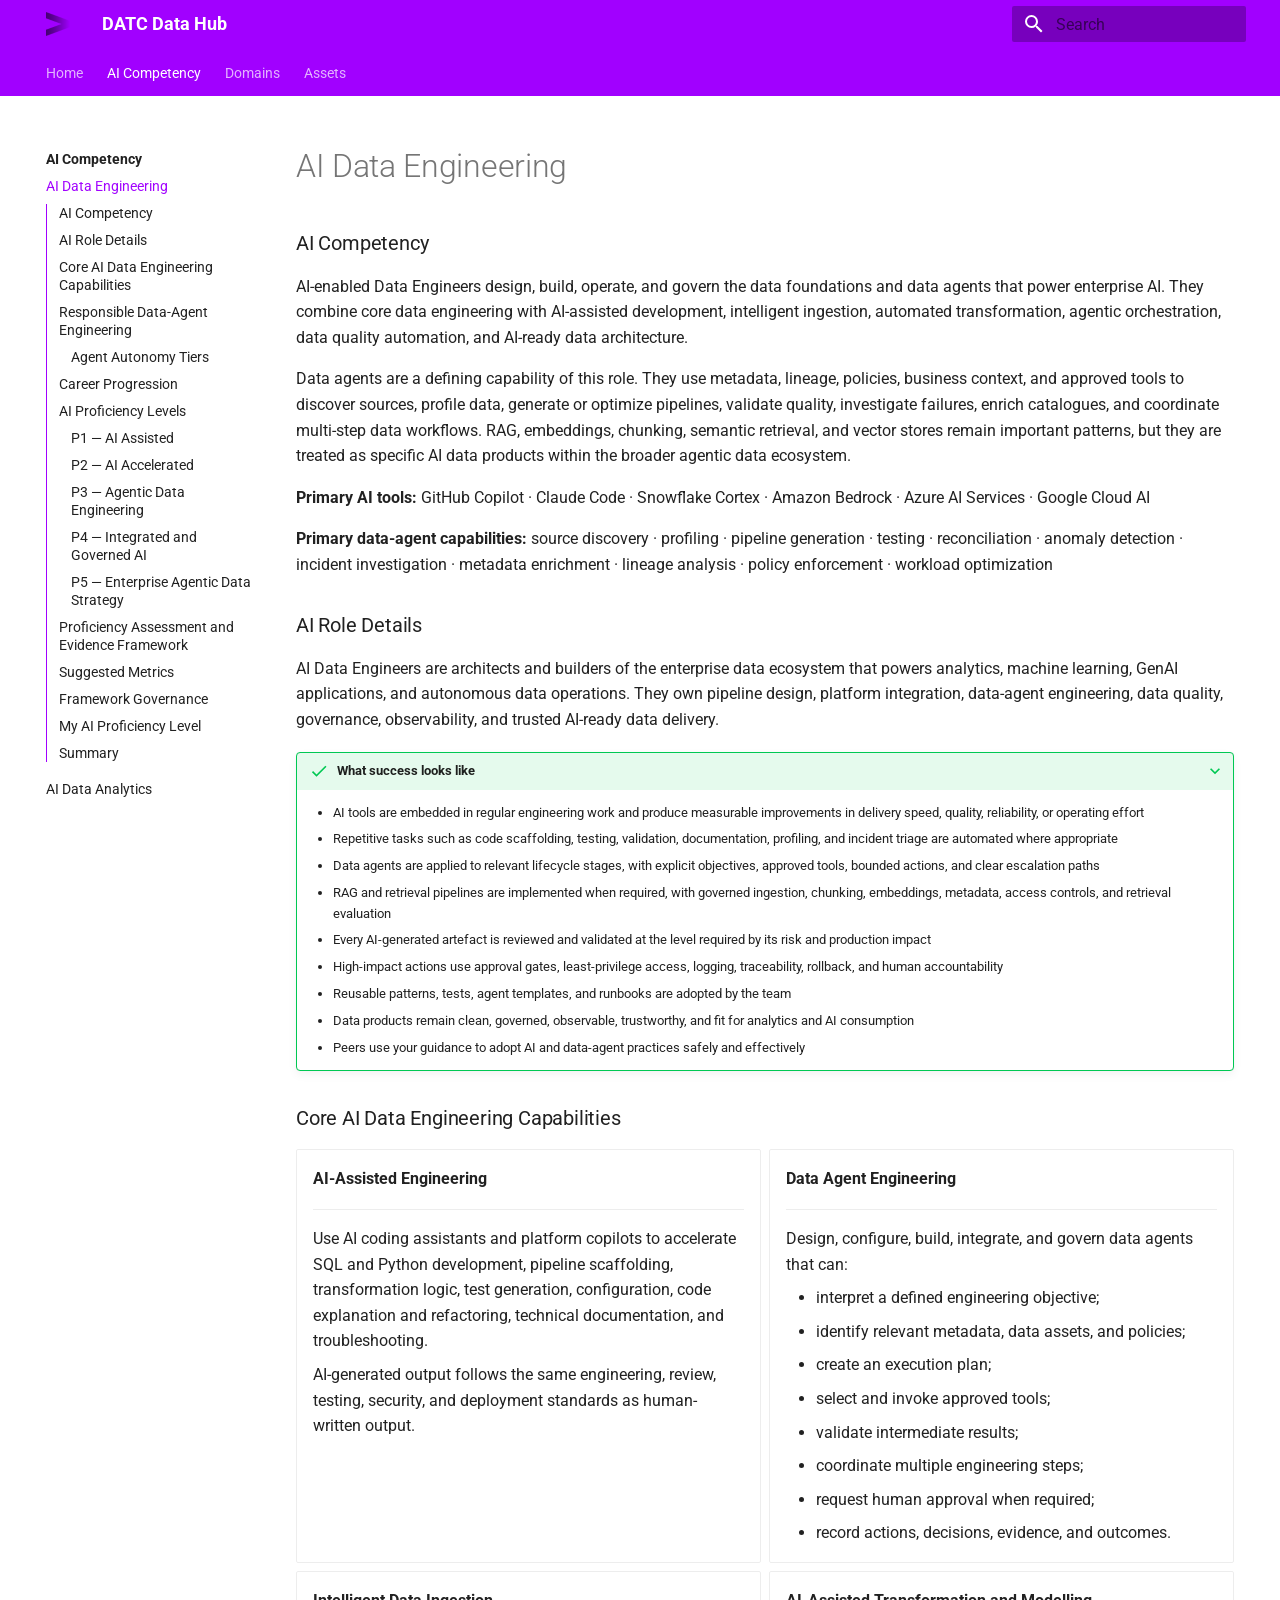
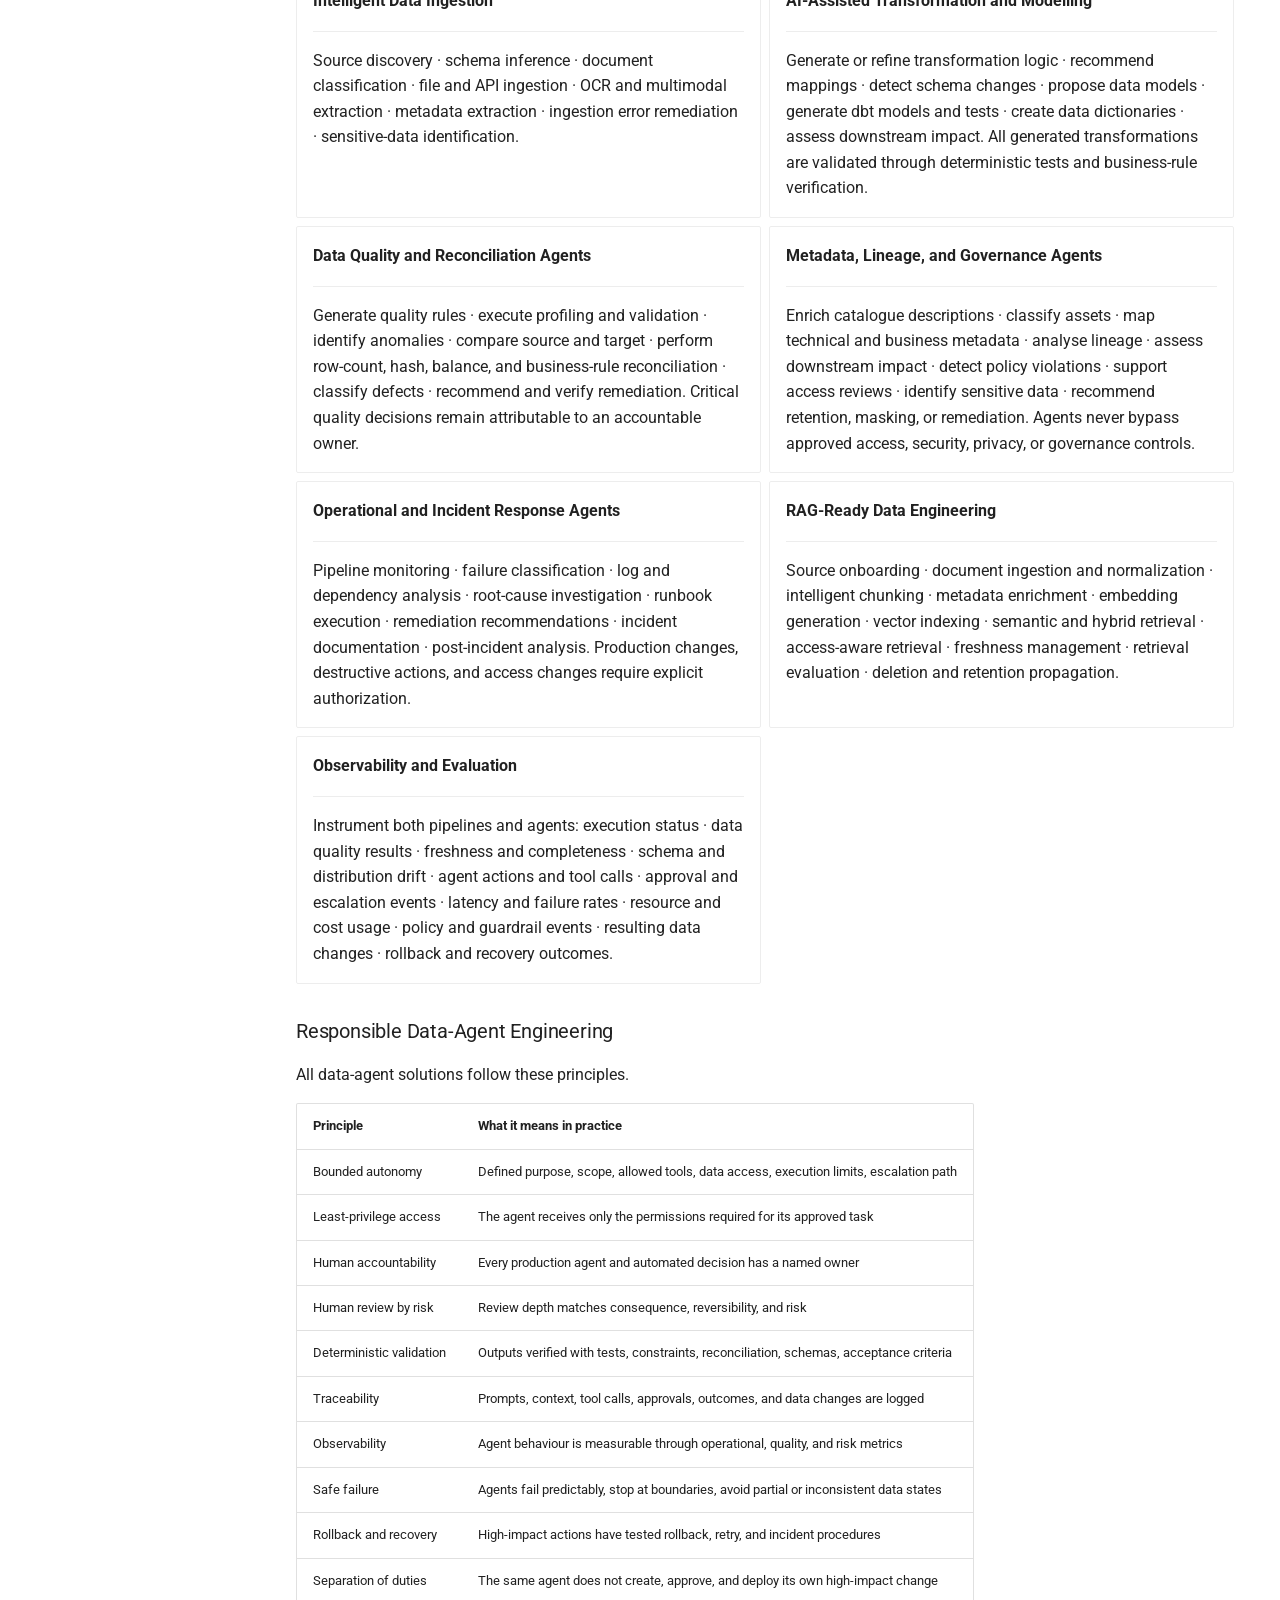
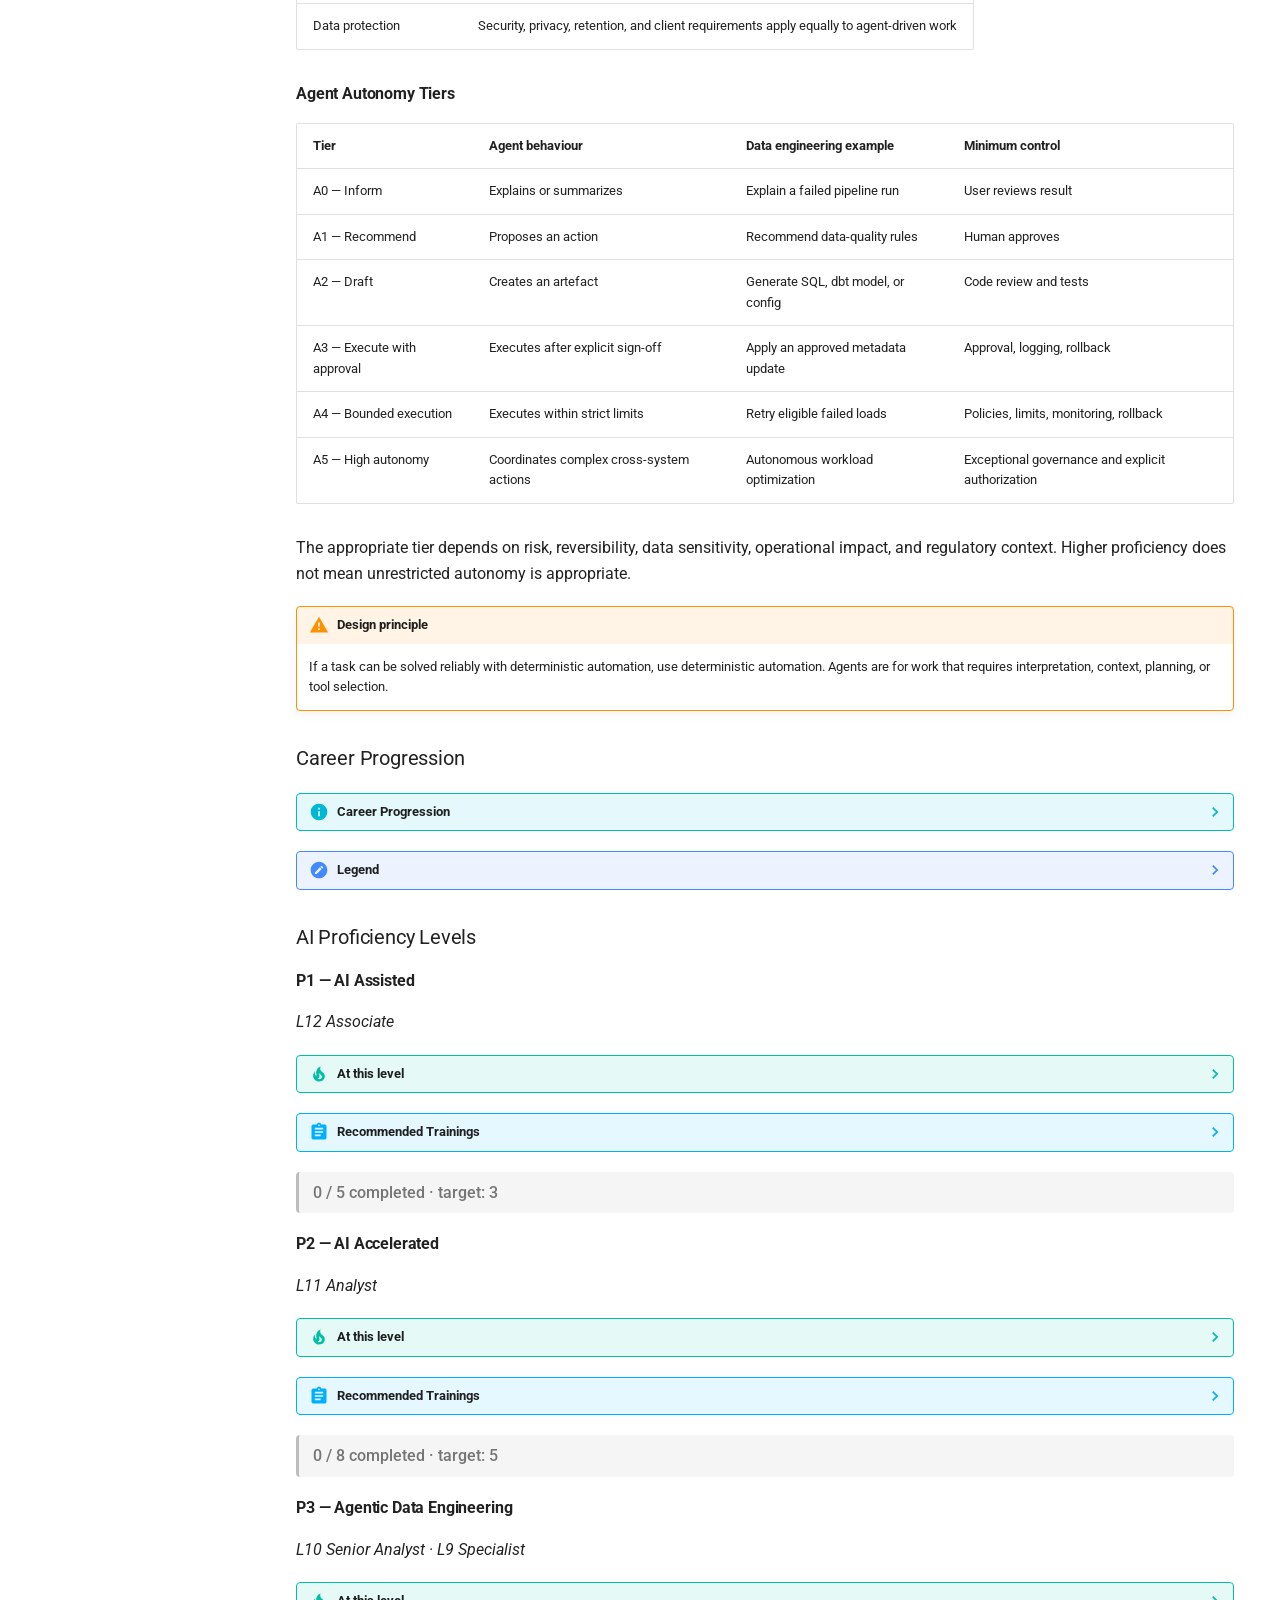
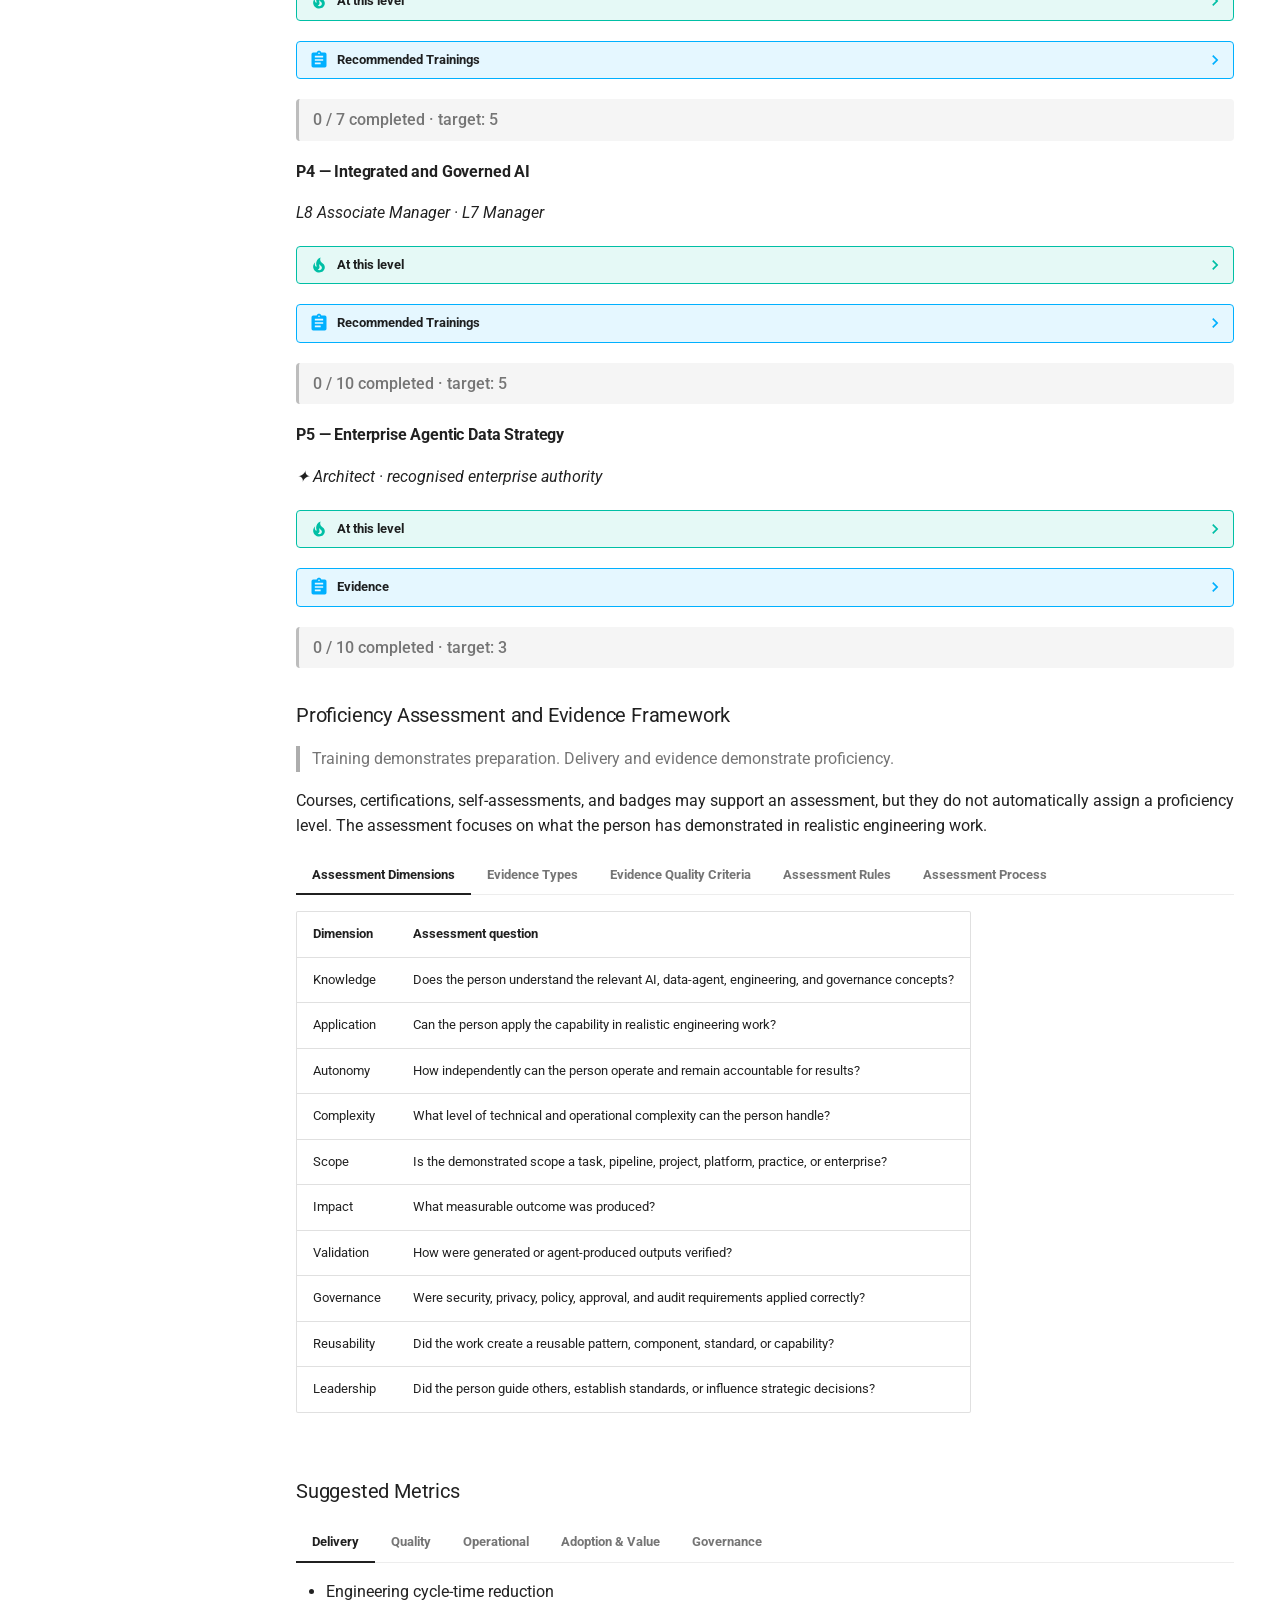
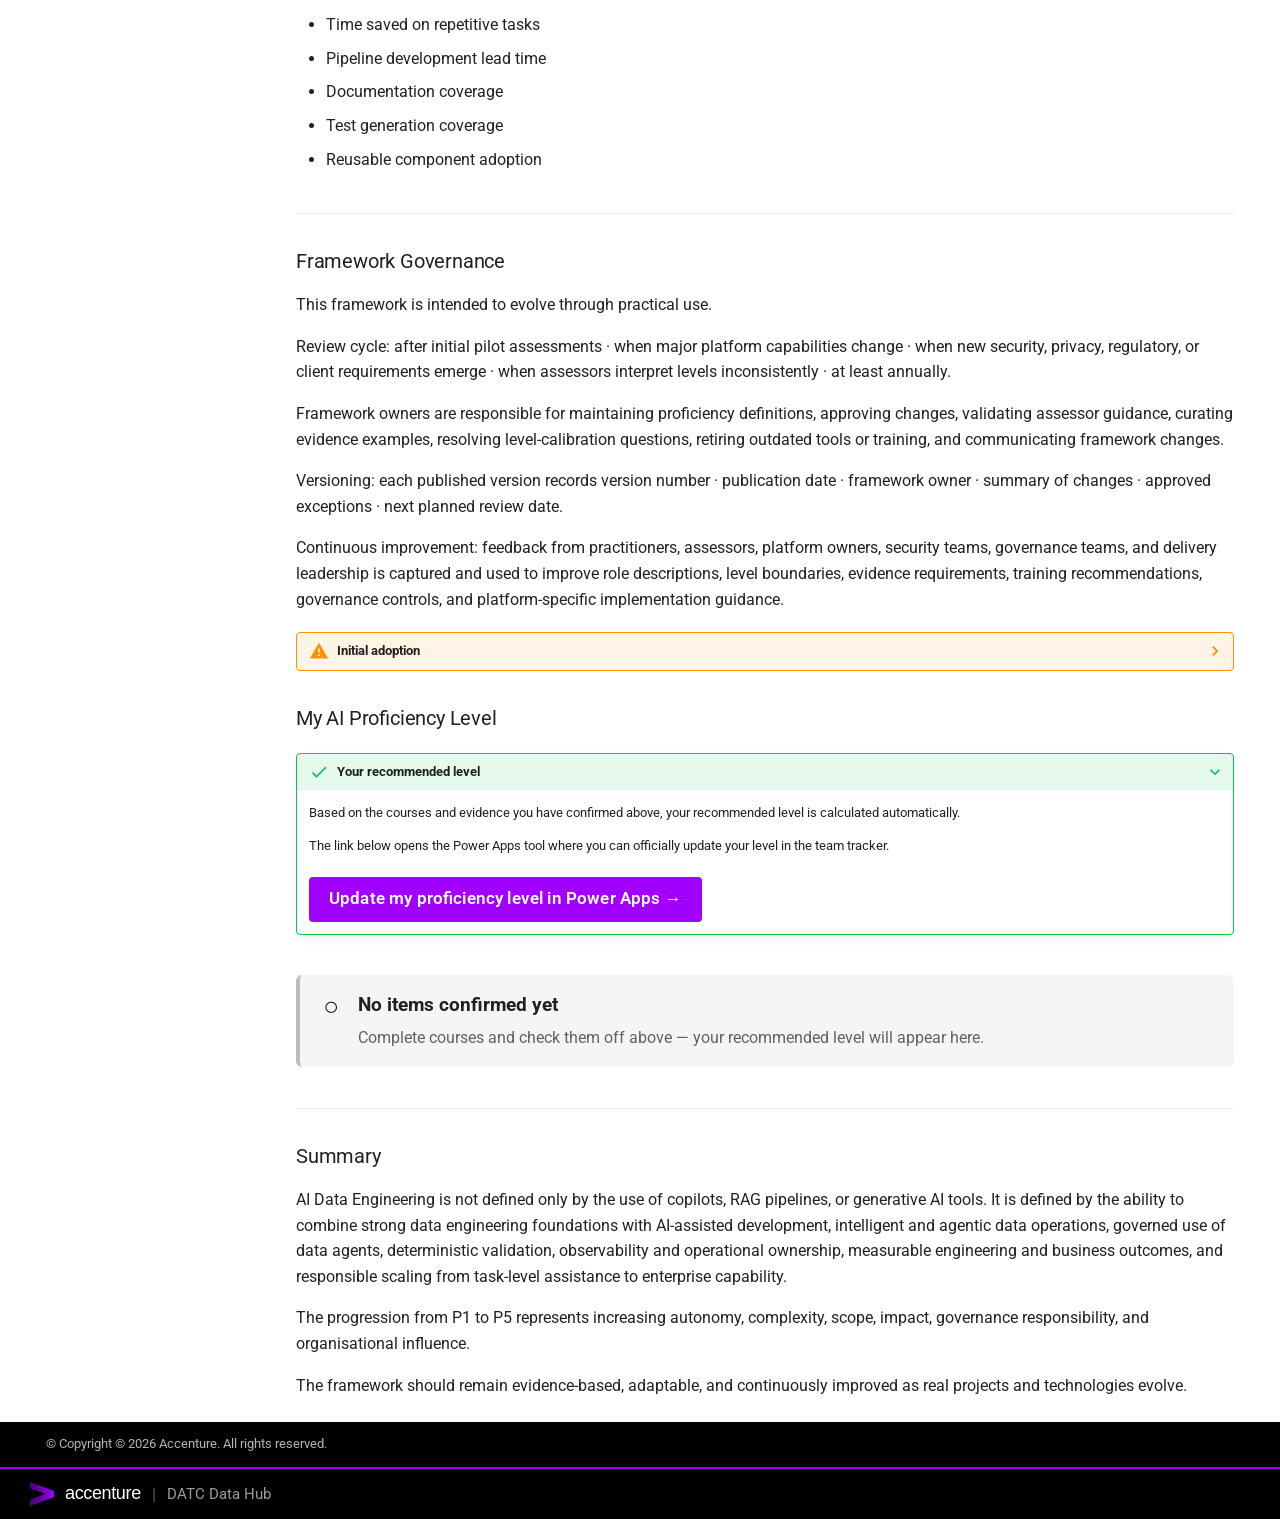
<file: ai-competency/ai-data-engineering/index.html>
<!doctype html>
<html lang="en" class="no-js">
  <head>
    
      <meta charset="utf-8">
      <meta name="viewport" content="width=device-width,initial-scale=1">
      
        <meta name="description" content="Learning paths and competency frameworks for the DATC Data Platform (DEVI)">
      
      
        <meta name="author" content="DATC Data Platform Team">
      
      
      
        <link rel="prev" href="../">
      
      
        <link rel="next" href="../ai-data-analytics/">
      
      
        
      
      
      <link rel="icon" href="../../assets/accenture-favicon.ico">
      <meta name="generator" content="mkdocs-1.6.1, mkdocs-material-9.7.7">
    
    
      
        <title>AI Data Engineering - DATC Data Hub</title>
      
    
    
      <link rel="stylesheet" href="../../assets/stylesheets/main.ec1eaa64.min.css">
      
        
        <link rel="stylesheet" href="../../assets/stylesheets/palette.ab4e12ef.min.css">
      
      


    
    
      
    
    
      
        
        
        <link rel="preconnect" href="https://fonts.gstatic.com" crossorigin>
        <link rel="stylesheet" href="https://fonts.googleapis.com/css?family=Roboto:300,300i,400,400i,700,700i%7CRoboto+Mono:400,400i,700,700i&display=fallback">
        <style>:root{--md-text-font:"Roboto";--md-code-font:"Roboto Mono"}</style>
      
    
    
      <link rel="stylesheet" href="../../stylesheets/accenture.css">
    
    <script>__md_scope=new URL("../..",location),__md_hash=e=>[...e].reduce(((e,_)=>(e<<5)-e+_.charCodeAt(0)),0),__md_get=(e,_=localStorage,t=__md_scope)=>JSON.parse(_.getItem(t.pathname+"."+e)),__md_set=(e,_,t=localStorage,a=__md_scope)=>{try{t.setItem(a.pathname+"."+e,JSON.stringify(_))}catch(e){}}</script>
    
      

    
    
  </head>
  
  
    
    
    
    
    
    <body dir="ltr" data-md-color-scheme="default" data-md-color-primary="deep-purple" data-md-color-accent="deep-purple">
  
    
    <input class="md-toggle" data-md-toggle="drawer" type="checkbox" id="__drawer" autocomplete="off">
    <input class="md-toggle" data-md-toggle="search" type="checkbox" id="__search" autocomplete="off">
    <label class="md-overlay" for="__drawer"></label>
    <div data-md-component="skip">
      
        
        <a href="#ai-data-engineering" class="md-skip">
          Skip to content
        </a>
      
    </div>
    <div data-md-component="announce">
      
    </div>
    
    
      

<header class="md-header" data-md-component="header">
  <nav class="md-header__inner md-grid" aria-label="Header">
    <a href="../.." title="DATC Data Hub" class="md-header__button md-logo" aria-label="DATC Data Hub" data-md-component="logo">
      
  <img src="../../assets/accenture-logo.png" alt="logo">

    </a>
    <label class="md-header__button md-icon" for="__drawer">
      
      <svg xmlns="http://www.w3.org/2000/svg" viewBox="0 0 24 24"><path d="M3 6h18v2H3zm0 5h18v2H3zm0 5h18v2H3z"/></svg>
    </label>
    <div class="md-header__title" data-md-component="header-title">
      <div class="md-header__ellipsis">
        <div class="md-header__topic">
          <span class="md-ellipsis">
            DATC Data Hub
          </span>
        </div>
        <div class="md-header__topic" data-md-component="header-topic">
          <span class="md-ellipsis">
            
              AI Data Engineering
            
          </span>
        </div>
      </div>
    </div>
    
      
    
    
    
    
      
      
        <label class="md-header__button md-icon" for="__search">
          
          <svg xmlns="http://www.w3.org/2000/svg" viewBox="0 0 24 24"><path d="M9.5 3A6.5 6.5 0 0 1 16 9.5c0 1.61-.59 3.09-1.56 4.23l.27.27h.79l5 5-1.5 1.5-5-5v-.79l-.27-.27A6.52 6.52 0 0 1 9.5 16 6.5 6.5 0 0 1 3 9.5 6.5 6.5 0 0 1 9.5 3m0 2C7 5 5 7 5 9.5S7 14 9.5 14 14 12 14 9.5 12 5 9.5 5"/></svg>
        </label>
        <div class="md-search" data-md-component="search" role="dialog">
  <label class="md-search__overlay" for="__search"></label>
  <div class="md-search__inner" role="search">
    <form class="md-search__form" name="search">
      <input type="text" class="md-search__input" name="query" aria-label="Search" placeholder="Search" autocapitalize="off" autocorrect="off" autocomplete="off" spellcheck="false" data-md-component="search-query" required>
      <label class="md-search__icon md-icon" for="__search">
        
        <svg xmlns="http://www.w3.org/2000/svg" viewBox="0 0 24 24"><path d="M9.5 3A6.5 6.5 0 0 1 16 9.5c0 1.61-.59 3.09-1.56 4.23l.27.27h.79l5 5-1.5 1.5-5-5v-.79l-.27-.27A6.52 6.52 0 0 1 9.5 16 6.5 6.5 0 0 1 3 9.5 6.5 6.5 0 0 1 9.5 3m0 2C7 5 5 7 5 9.5S7 14 9.5 14 14 12 14 9.5 12 5 9.5 5"/></svg>
        
        <svg xmlns="http://www.w3.org/2000/svg" viewBox="0 0 24 24"><path d="M20 11v2H8l5.5 5.5-1.42 1.42L4.16 12l7.92-7.92L13.5 5.5 8 11z"/></svg>
      </label>
      <nav class="md-search__options" aria-label="Search">
        
        <button type="reset" class="md-search__icon md-icon" title="Clear" aria-label="Clear" tabindex="-1">
          
          <svg xmlns="http://www.w3.org/2000/svg" viewBox="0 0 24 24"><path d="M19 6.41 17.59 5 12 10.59 6.41 5 5 6.41 10.59 12 5 17.59 6.41 19 12 13.41 17.59 19 19 17.59 13.41 12z"/></svg>
        </button>
      </nav>
      
        <div class="md-search__suggest" data-md-component="search-suggest"></div>
      
    </form>
    <div class="md-search__output">
      <div class="md-search__scrollwrap" tabindex="0" data-md-scrollfix>
        <div class="md-search-result" data-md-component="search-result">
          <div class="md-search-result__meta">
            Initializing search
          </div>
          <ol class="md-search-result__list" role="presentation"></ol>
        </div>
      </div>
    </div>
  </div>
</div>
      
    
    
  </nav>
  
</header>
    
    <div class="md-container" data-md-component="container">
      
      
        
          
            
<nav class="md-tabs" aria-label="Tabs" data-md-component="tabs">
  <div class="md-grid">
    <ul class="md-tabs__list">
      
        
  
  
  
  
    <li class="md-tabs__item">
      <a href="../.." class="md-tabs__link">
        
  
  
    
  
  Home

      </a>
    </li>
  

      
        
  
  
  
    
  
  
    
    
      <li class="md-tabs__item md-tabs__item--active">
        <a href="../" class="md-tabs__link">
          
  
  
    
  
  AI Competency

        </a>
      </li>
    
  

      
        
  
  
  
  
    
    
      <li class="md-tabs__item">
        <a href="../../domains/" class="md-tabs__link">
          
  
  
    
  
  Domains

        </a>
      </li>
    
  

      
        
  
  
  
  
    <li class="md-tabs__item">
      <a href="../../assets/" class="md-tabs__link">
        
  
  
    
  
  Assets

      </a>
    </li>
  

      
    </ul>
  </div>
</nav>
          
        
      
      <main class="md-main" data-md-component="main">
        <div class="md-main__inner md-grid">
          
            
              
              <div class="md-sidebar md-sidebar--primary" data-md-component="sidebar" data-md-type="navigation" >
                <div class="md-sidebar__scrollwrap">
                  <div class="md-sidebar__inner">
                    


  


  

<nav class="md-nav md-nav--primary md-nav--lifted md-nav--integrated" aria-label="Navigation" data-md-level="0">
  <label class="md-nav__title" for="__drawer">
    <a href="../.." title="DATC Data Hub" class="md-nav__button md-logo" aria-label="DATC Data Hub" data-md-component="logo">
      
  <img src="../../assets/accenture-logo.png" alt="logo">

    </a>
    DATC Data Hub
  </label>
  
  <ul class="md-nav__list" data-md-scrollfix>
    
      
      
  
  
  
  
    <li class="md-nav__item">
      <a href="../.." class="md-nav__link">
        
  
  
  <span class="md-ellipsis">
    
  
    Home
  

    
  </span>
  
  

      </a>
    </li>
  

    
      
      
  
  
    
  
  
  
    
    
      
        
          
        
      
        
      
        
      
    
    
    
      
        
        
      
      
        
      
    
    
    <li class="md-nav__item md-nav__item--active md-nav__item--section md-nav__item--nested">
      
        
        
        <input class="md-nav__toggle md-toggle " type="checkbox" id="__nav_2" checked>
        
          
          <div class="md-nav__link md-nav__container">
            <a href="../" class="md-nav__link ">
              
  
  
  <span class="md-ellipsis">
    
  
    AI Competency
  

    
  </span>
  
  

            </a>
            
              
              <label class="md-nav__link " for="__nav_2" id="__nav_2_label" tabindex="">
                <span class="md-nav__icon md-icon"></span>
              </label>
            
          </div>
        
        <nav class="md-nav" data-md-level="1" aria-labelledby="__nav_2_label" aria-expanded="true">
          <label class="md-nav__title" for="__nav_2">
            <span class="md-nav__icon md-icon"></span>
            
  
    AI Competency
  

          </label>
          <ul class="md-nav__list" data-md-scrollfix>
            
              
            
              
                
  
  
    
  
  
  
    <li class="md-nav__item md-nav__item--active">
      
      <input class="md-nav__toggle md-toggle" type="checkbox" id="__toc">
      
      
        
      
      
        <label class="md-nav__link md-nav__link--active" for="__toc">
          
  
  
  <span class="md-ellipsis">
    
  
    AI Data Engineering
  

    
  </span>
  
  

          <span class="md-nav__icon md-icon"></span>
        </label>
      
      <a href="./" class="md-nav__link md-nav__link--active">
        
  
  
  <span class="md-ellipsis">
    
  
    AI Data Engineering
  

    
  </span>
  
  

      </a>
      
        

<nav class="md-nav md-nav--secondary" aria-label="Table of contents">
  
  
  
    
  
  
    <label class="md-nav__title" for="__toc">
      <span class="md-nav__icon md-icon"></span>
      Table of contents
    </label>
    <ul class="md-nav__list" data-md-component="toc" data-md-scrollfix>
      
        <li class="md-nav__item">
  <a href="#ai-competency" class="md-nav__link">
    <span class="md-ellipsis">
      
        AI Competency
      
    </span>
  </a>
  
</li>
      
        <li class="md-nav__item">
  <a href="#ai-role-details" class="md-nav__link">
    <span class="md-ellipsis">
      
        AI Role Details
      
    </span>
  </a>
  
</li>
      
        <li class="md-nav__item">
  <a href="#core-ai-data-engineering-capabilities" class="md-nav__link">
    <span class="md-ellipsis">
      
        Core AI Data Engineering Capabilities
      
    </span>
  </a>
  
</li>
      
        <li class="md-nav__item">
  <a href="#responsible-data-agent-engineering" class="md-nav__link">
    <span class="md-ellipsis">
      
        Responsible Data-Agent Engineering
      
    </span>
  </a>
  
    <nav class="md-nav" aria-label="Responsible Data-Agent Engineering">
      <ul class="md-nav__list">
        
          <li class="md-nav__item">
  <a href="#agent-autonomy-tiers" class="md-nav__link">
    <span class="md-ellipsis">
      
        Agent Autonomy Tiers
      
    </span>
  </a>
  
</li>
        
      </ul>
    </nav>
  
</li>
      
        <li class="md-nav__item">
  <a href="#career-progression" class="md-nav__link">
    <span class="md-ellipsis">
      
        Career Progression
      
    </span>
  </a>
  
</li>
      
        <li class="md-nav__item">
  <a href="#ai-proficiency-levels" class="md-nav__link">
    <span class="md-ellipsis">
      
        AI Proficiency Levels
      
    </span>
  </a>
  
    <nav class="md-nav" aria-label="AI Proficiency Levels">
      <ul class="md-nav__list">
        
          <li class="md-nav__item">
  <a href="#p1-ai-assisted" class="md-nav__link">
    <span class="md-ellipsis">
      
        P1 — AI Assisted
      
    </span>
  </a>
  
</li>
        
          <li class="md-nav__item">
  <a href="#p2-ai-accelerated" class="md-nav__link">
    <span class="md-ellipsis">
      
        P2 — AI Accelerated
      
    </span>
  </a>
  
</li>
        
          <li class="md-nav__item">
  <a href="#p3-agentic-data-engineering" class="md-nav__link">
    <span class="md-ellipsis">
      
        P3 — Agentic Data Engineering
      
    </span>
  </a>
  
</li>
        
          <li class="md-nav__item">
  <a href="#p4-integrated-and-governed-ai" class="md-nav__link">
    <span class="md-ellipsis">
      
        P4 — Integrated and Governed AI
      
    </span>
  </a>
  
</li>
        
          <li class="md-nav__item">
  <a href="#p5-enterprise-agentic-data-strategy" class="md-nav__link">
    <span class="md-ellipsis">
      
        P5 — Enterprise Agentic Data Strategy
      
    </span>
  </a>
  
</li>
        
      </ul>
    </nav>
  
</li>
      
        <li class="md-nav__item">
  <a href="#proficiency-assessment-and-evidence-framework" class="md-nav__link">
    <span class="md-ellipsis">
      
        Proficiency Assessment and Evidence Framework
      
    </span>
  </a>
  
</li>
      
        <li class="md-nav__item">
  <a href="#suggested-metrics" class="md-nav__link">
    <span class="md-ellipsis">
      
        Suggested Metrics
      
    </span>
  </a>
  
</li>
      
        <li class="md-nav__item">
  <a href="#framework-governance" class="md-nav__link">
    <span class="md-ellipsis">
      
        Framework Governance
      
    </span>
  </a>
  
</li>
      
        <li class="md-nav__item">
  <a href="#my-ai-proficiency-level" class="md-nav__link">
    <span class="md-ellipsis">
      
        My AI Proficiency Level
      
    </span>
  </a>
  
</li>
      
        <li class="md-nav__item">
  <a href="#summary" class="md-nav__link">
    <span class="md-ellipsis">
      
        Summary
      
    </span>
  </a>
  
</li>
      
    </ul>
  
</nav>
      
    </li>
  

              
            
              
                
  
  
  
  
    <li class="md-nav__item">
      <a href="../ai-data-analytics/" class="md-nav__link">
        
  
  
  <span class="md-ellipsis">
    
  
    AI Data Analytics
  

    
  </span>
  
  

      </a>
    </li>
  

              
            
          </ul>
        </nav>
      
    </li>
  

    
      
      
  
  
  
  
    
    
      
        
          
        
      
        
      
        
      
    
    
    
      
      
        
      
    
    
    <li class="md-nav__item md-nav__item--nested">
      
        
        
          
        
        <input class="md-nav__toggle md-toggle md-toggle--indeterminate" type="checkbox" id="__nav_3" >
        
          
          <div class="md-nav__link md-nav__container">
            <a href="../../domains/" class="md-nav__link ">
              
  
  
  <span class="md-ellipsis">
    
  
    Domains
  

    
  </span>
  
  

            </a>
            
              
              <label class="md-nav__link " for="__nav_3" id="__nav_3_label" tabindex="0">
                <span class="md-nav__icon md-icon"></span>
              </label>
            
          </div>
        
        <nav class="md-nav" data-md-level="1" aria-labelledby="__nav_3_label" aria-expanded="false">
          <label class="md-nav__title" for="__nav_3">
            <span class="md-nav__icon md-icon"></span>
            
  
    Domains
  

          </label>
          <ul class="md-nav__list" data-md-scrollfix>
            
              
            
              
                
  
  
  
  
    <li class="md-nav__item">
      <a href="../../domains/data-engineering/" class="md-nav__link">
        
  
  
  <span class="md-ellipsis">
    
  
    Data Engineering
  

    
  </span>
  
  

      </a>
    </li>
  

              
            
              
                
  
  
  
  
    <li class="md-nav__item">
      <a href="../../domains/data-analytics/" class="md-nav__link">
        
  
  
  <span class="md-ellipsis">
    
  
    Data Analytics
  

    
  </span>
  
  

      </a>
    </li>
  

              
            
          </ul>
        </nav>
      
    </li>
  

    
      
      
  
  
  
  
    <li class="md-nav__item">
      <a href="../../assets/" class="md-nav__link">
        
  
  
  <span class="md-ellipsis">
    
  
    Assets
  

    
  </span>
  
  

      </a>
    </li>
  

    
  </ul>
</nav>
                  </div>
                </div>
              </div>
            
            
          
          
            <div class="md-content" data-md-component="content">
              
              <article class="md-content__inner md-typeset">
                
                  



<h1 id="ai-data-engineering">AI Data Engineering</h1>
<h3 id="ai-competency">AI Competency</h3>
<p>AI-enabled Data Engineers design, build, operate, and govern the data foundations and data agents that power enterprise AI. They combine core data engineering with AI-assisted development, intelligent ingestion, automated transformation, agentic orchestration, data quality automation, and AI-ready data architecture.</p>
<p>Data agents are a defining capability of this role. They use metadata, lineage, policies, business context, and approved tools to discover sources, profile data, generate or optimize pipelines, validate quality, investigate failures, enrich catalogues, and coordinate multi-step data workflows. RAG, embeddings, chunking, semantic retrieval, and vector stores remain important patterns, but they are treated as specific AI data products within the broader agentic data ecosystem.</p>
<p><strong>Primary AI tools:</strong> GitHub Copilot · Claude Code · Snowflake Cortex · Amazon Bedrock · Azure AI Services · Google Cloud AI</p>
<p><strong>Primary data-agent capabilities:</strong> source discovery · profiling · pipeline generation · testing · reconciliation · anomaly detection · incident investigation · metadata enrichment · lineage analysis · policy enforcement · workload optimization</p>
<h3 id="ai-role-details">AI Role Details</h3>
<p>AI Data Engineers are architects and builders of the enterprise data ecosystem that powers analytics, machine learning, GenAI applications, and autonomous data operations. They own pipeline design, platform integration, data-agent engineering, data quality, governance, observability, and trusted AI-ready data delivery.</p>
<details class="success" open="open">
<summary>What success looks like</summary>
<ul>
<li>AI tools are embedded in regular engineering work and produce measurable improvements in delivery speed, quality, reliability, or operating effort</li>
<li>Repetitive tasks such as code scaffolding, testing, validation, documentation, profiling, and incident triage are automated where appropriate</li>
<li>Data agents are applied to relevant lifecycle stages, with explicit objectives, approved tools, bounded actions, and clear escalation paths</li>
<li>RAG and retrieval pipelines are implemented when required, with governed ingestion, chunking, embeddings, metadata, access controls, and retrieval evaluation</li>
<li>Every AI-generated artefact is reviewed and validated at the level required by its risk and production impact</li>
<li>High-impact actions use approval gates, least-privilege access, logging, traceability, rollback, and human accountability</li>
<li>Reusable patterns, tests, agent templates, and runbooks are adopted by the team</li>
<li>Data products remain clean, governed, observable, trustworthy, and fit for analytics and AI consumption</li>
<li>Peers use your guidance to adopt AI and data-agent practices safely and effectively</li>
</ul>
</details>
<h3 id="core-ai-data-engineering-capabilities">Core AI Data Engineering Capabilities</h3>
<div class="grid cards">
<ul>
<li>
<p><strong>AI-Assisted Engineering</strong></p>
<hr />
<p>Use AI coding assistants and platform copilots to accelerate SQL and Python development, pipeline scaffolding, transformation logic, test generation, configuration, code explanation and refactoring, technical documentation, and troubleshooting.</p>
<p>AI-generated output follows the same engineering, review, testing, security, and deployment standards as human-written output.</p>
</li>
<li>
<p><strong>Data Agent Engineering</strong></p>
<hr />
<p>Design, configure, build, integrate, and govern data agents that can:</p>
<ul>
<li>interpret a defined engineering objective;</li>
<li>identify relevant metadata, data assets, and policies;</li>
<li>create an execution plan;</li>
<li>select and invoke approved tools;</li>
<li>validate intermediate results;</li>
<li>coordinate multiple engineering steps;</li>
<li>request human approval when required;</li>
<li>record actions, decisions, evidence, and outcomes.</li>
</ul>
</li>
<li>
<p><strong>Intelligent Data Ingestion</strong></p>
<hr />
<p>Source discovery · schema inference · document classification · file and API ingestion · OCR and multimodal extraction · metadata extraction · ingestion error remediation · sensitive-data identification.</p>
</li>
<li>
<p><strong>AI-Assisted Transformation and Modelling</strong></p>
<hr />
<p>Generate or refine transformation logic · recommend mappings · detect schema changes · propose data models · generate dbt models and tests · create data dictionaries · assess downstream impact. All generated transformations are validated through deterministic tests and business-rule verification.</p>
</li>
<li>
<p><strong>Data Quality and Reconciliation Agents</strong></p>
<hr />
<p>Generate quality rules · execute profiling and validation · identify anomalies · compare source and target · perform row-count, hash, balance, and business-rule reconciliation · classify defects · recommend and verify remediation. Critical quality decisions remain attributable to an accountable owner.</p>
</li>
<li>
<p><strong>Metadata, Lineage, and Governance Agents</strong></p>
<hr />
<p>Enrich catalogue descriptions · classify assets · map technical and business metadata · analyse lineage · assess downstream impact · detect policy violations · support access reviews · identify sensitive data · recommend retention, masking, or remediation. Agents never bypass approved access, security, privacy, or governance controls.</p>
</li>
<li>
<p><strong>Operational and Incident Response Agents</strong></p>
<hr />
<p>Pipeline monitoring · failure classification · log and dependency analysis · root-cause investigation · runbook execution · remediation recommendations · incident documentation · post-incident analysis. Production changes, destructive actions, and access changes require explicit authorization.</p>
</li>
<li>
<p><strong>RAG-Ready Data Engineering</strong></p>
<hr />
<p>Source onboarding · document ingestion and normalization · intelligent chunking · metadata enrichment · embedding generation · vector indexing · semantic and hybrid retrieval · access-aware retrieval · freshness management · retrieval evaluation · deletion and retention propagation.</p>
</li>
<li>
<p><strong>Observability and Evaluation</strong></p>
<hr />
<p>Instrument both pipelines and agents: execution status · data quality results · freshness and completeness · schema and distribution drift · agent actions and tool calls · approval and escalation events · latency and failure rates · resource and cost usage · policy and guardrail events · resulting data changes · rollback and recovery outcomes.</p>
</li>
</ul>
</div>
<h3 id="responsible-data-agent-engineering">Responsible Data-Agent Engineering</h3>
<p>All data-agent solutions follow these principles.</p>
<table>
<thead>
<tr>
<th>Principle</th>
<th>What it means in practice</th>
</tr>
</thead>
<tbody>
<tr>
<td>Bounded autonomy</td>
<td>Defined purpose, scope, allowed tools, data access, execution limits, escalation path</td>
</tr>
<tr>
<td>Least-privilege access</td>
<td>The agent receives only the permissions required for its approved task</td>
</tr>
<tr>
<td>Human accountability</td>
<td>Every production agent and automated decision has a named owner</td>
</tr>
<tr>
<td>Human review by risk</td>
<td>Review depth matches consequence, reversibility, and risk</td>
</tr>
<tr>
<td>Deterministic validation</td>
<td>Outputs verified with tests, constraints, reconciliation, schemas, acceptance criteria</td>
</tr>
<tr>
<td>Traceability</td>
<td>Prompts, context, tool calls, approvals, outcomes, and data changes are logged</td>
</tr>
<tr>
<td>Observability</td>
<td>Agent behaviour is measurable through operational, quality, and risk metrics</td>
</tr>
<tr>
<td>Safe failure</td>
<td>Agents fail predictably, stop at boundaries, avoid partial or inconsistent data states</td>
</tr>
<tr>
<td>Rollback and recovery</td>
<td>High-impact actions have tested rollback, retry, and incident procedures</td>
</tr>
<tr>
<td>Separation of duties</td>
<td>The same agent does not create, approve, and deploy its own high-impact change</td>
</tr>
<tr>
<td>Data protection</td>
<td>Security, privacy, retention, and client requirements apply equally to agent-driven work</td>
</tr>
</tbody>
</table>
<h4 id="agent-autonomy-tiers">Agent Autonomy Tiers</h4>
<table>
<thead>
<tr>
<th>Tier</th>
<th>Agent behaviour</th>
<th>Data engineering example</th>
<th>Minimum control</th>
</tr>
</thead>
<tbody>
<tr>
<td>A0 — Inform</td>
<td>Explains or summarizes</td>
<td>Explain a failed pipeline run</td>
<td>User reviews result</td>
</tr>
<tr>
<td>A1 — Recommend</td>
<td>Proposes an action</td>
<td>Recommend data-quality rules</td>
<td>Human approves</td>
</tr>
<tr>
<td>A2 — Draft</td>
<td>Creates an artefact</td>
<td>Generate SQL, dbt model, or config</td>
<td>Code review and tests</td>
</tr>
<tr>
<td>A3 — Execute with approval</td>
<td>Executes after explicit sign-off</td>
<td>Apply an approved metadata update</td>
<td>Approval, logging, rollback</td>
</tr>
<tr>
<td>A4 — Bounded execution</td>
<td>Executes within strict limits</td>
<td>Retry eligible failed loads</td>
<td>Policies, limits, monitoring, rollback</td>
</tr>
<tr>
<td>A5 — High autonomy</td>
<td>Coordinates complex cross-system actions</td>
<td>Autonomous workload optimization</td>
<td>Exceptional governance and explicit authorization</td>
</tr>
</tbody>
</table>
<p>The appropriate tier depends on risk, reversibility, data sensitivity, operational impact, and regulatory context. Higher proficiency does not mean unrestricted autonomy is appropriate.</p>
<div class="admonition warning">
<p class="admonition-title">Design principle</p>
<p>If a task can be solved reliably with deterministic automation, use deterministic automation. Agents are for work that requires interpretation, context, planning, or tool selection.</p>
</div>
<h3 id="career-progression">Career Progression</h3>
<details class="info">
<summary>Career Progression</summary>
<p>AI proficiency is assessed independently from career level. The mapping below shows the typical alignment — it is guidance, not an automatic entitlement.</p>
<table>
<thead>
<tr>
<th>AI Proficiency</th>
<th>Typical career alignment</th>
<th>Primary scope</th>
</tr>
</thead>
<tbody>
<tr>
<td>P1 — AI Assisted</td>
<td>L12 Associate</td>
<td>Individual task</td>
</tr>
<tr>
<td>P2 — AI Accelerated</td>
<td>L11 Analyst</td>
<td>Defined pipeline or engineering area</td>
</tr>
<tr>
<td>P3 — Agentic Data Engineering</td>
<td>L10 Senior Analyst · L9 Specialist</td>
<td>End-to-end solution or reusable pattern</td>
</tr>
<tr>
<td>P4 — Integrated and Governed AI</td>
<td>L8 Associate Manager · L7 Manager</td>
<td>Project, platform, or engineering practice</td>
</tr>
<tr>
<td>P5 — Enterprise Agentic Data Strategy</td>
<td>Architect · recognised enterprise authority</td>
<td>Cross-platform or enterprise ecosystem</td>
</tr>
</tbody>
</table>
<blockquote>
<p>Career level alone does not prove AI proficiency. Completing training alone does not prove AI proficiency. The assigned level must be supported by recent, relevant, independently reviewable evidence.</p>
</blockquote>
</details>
<details class="note">
<summary>Legend</summary>
<p><span class="twemoji"><svg xmlns="http://www.w3.org/2000/svg" viewBox="0 0 24 24"><path d="M12 17.27 18.18 21l-1.64-7.03L22 9.24l-7.19-.62L12 2 9.19 8.62 2 9.24l5.45 4.73L5.82 21z"/></svg></span> <strong>mandatory</strong> &nbsp;·&nbsp; <span class="twemoji opt"><svg xmlns="http://www.w3.org/2000/svg" viewBox="0 0 24 24"><path d="M12 20a8 8 0 0 1-8-8 8 8 0 0 1 8-8 8 8 0 0 1 8 8 8 8 0 0 1-8 8m0-18A10 10 0 0 0 2 12a10 10 0 0 0 10 10 10 10 0 0 0 10-10A10 10 0 0 0 12 2"/></svg></span> <strong>optional</strong></p>
<ul>
<li><strong>Mandatory courses</strong> must all be completed for the level to show as achieved (green bar).</li>
<li><strong>Optional courses</strong> count toward your progress and stack — completing enough optionals can satisfy the level threshold even if a mandatory is missing.</li>
<li>Your progress is saved in the browser. Ticking a box here does not auto-update the team tracker — use the Power Apps link at the bottom to officially record your level.</li>
</ul>
</details>
<h3 id="ai-proficiency-levels">AI Proficiency Levels</h3>
<h4 id="p1-ai-assisted">P1 — AI Assisted</h4>
<p><em>L12 Associate</em></p>
<details class="tip">
<summary>At this level</summary>
<p>Uses AI as a guided assistant for basic data engineering tasks — code generation, data exploration, and documentation — with validation from senior engineers.</p>
<div class="tabbed-set tabbed-alternate" data-tabs="1:4"><input checked="checked" id="__tabbed_1_1" name="__tabbed_1" type="radio" /><input id="__tabbed_1_2" name="__tabbed_1" type="radio" /><input id="__tabbed_1_3" name="__tabbed_1" type="radio" /><input id="__tabbed_1_4" name="__tabbed_1" type="radio" /><div class="tabbed-labels"><label for="__tabbed_1_1">Expected capability</label><label for="__tabbed_1_2">Typical data-agent activities</label><label for="__tabbed_1_3">Assessment dimensions</label><label for="__tabbed_1_4">Minimum evidence</label></div>
<div class="tabbed-content">
<div class="tabbed-block">
<ul>
<li>Uses approved AI assistants for simple SQL, Python, documentation, and troubleshooting tasks</li>
<li>Uses existing data-agent interfaces or predefined workflows</li>
<li>Understands the difference between a coding assistant, an automation, a data agent, and a RAG pipeline</li>
<li>Recognises that AI output can be plausible but incorrect, incomplete, insecure, or out of context</li>
<li>Performs basic checks before accepting generated output</li>
<li>Follows existing security, privacy, coding, testing, and governance standards</li>
<li>Escalates unclear, high-risk, or unexpected agent behaviour</li>
<li>Never allows an agent to perform unapproved production changes</li>
</ul>
</div>
<div class="tabbed-block">
<ul>
<li>Run a predefined profiling agent on an assigned source</li>
<li>Use an approved agent to explain a pipeline failure</li>
<li>Generate draft SQL or Python with an AI assistant and correct it</li>
<li>Generate initial documentation for an existing pipeline</li>
<li>Review suggested data-quality checks with guidance</li>
<li>Use a guided RAG ingestion workflow</li>
<li>Confirm that agent results match the assigned task</li>
</ul>
</div>
<div class="tabbed-block">
<table>
<thead>
<tr>
<th>Dimension</th>
<th>P1 expectation</th>
</tr>
</thead>
<tbody>
<tr>
<td>Autonomy</td>
<td>Requires guidance and review</td>
</tr>
<tr>
<td>Complexity</td>
<td>Simple, well-defined activities</td>
</tr>
<tr>
<td>Scope</td>
<td>Individual task or component</td>
</tr>
<tr>
<td>Impact</td>
<td>Limited and reversible</td>
</tr>
<tr>
<td>Governance</td>
<td>Follows existing controls</td>
</tr>
<tr>
<td>Data agents</td>
<td>Uses predefined agents</td>
</tr>
<tr>
<td>Validation</td>
<td>Performs basic checks with support</td>
</tr>
</tbody>
</table>
</div>
<div class="tabbed-block">
<ul>
<li>one completed AI-assisted engineering task;</li>
<li>one example of validation applied to AI-generated output;</li>
<li>one example of using an approved data agent or guided agentic workflow;</li>
<li>evidence of review by a senior engineer;</li>
<li>a short written explanation of limitations, risks, and lessons learned.</li>
</ul>
</div>
</div>
</div>
</details>
<details class="abstract">
<summary>Recommended Trainings</summary>
<table>
<thead>
<tr>
<th style="text-align: center;"></th>
<th>Training</th>
<th>Category</th>
<th>Link</th>
<th style="text-align: center;">✓</th>
</tr>
</thead>
<tbody>
<tr>
<td style="text-align: center;"><span class="twemoji"><svg xmlns="http://www.w3.org/2000/svg" viewBox="0 0 24 24"><path d="M12 17.27 18.18 21l-1.64-7.03L22 9.24l-7.19-.62L12 2 9.19 8.62 2 9.24l5.45 4.73L5.82 21z"/></svg></span></td>
<td>TQ Agentic AI</td>
<td>General</td>
<td>—</td>
<td style="text-align: center;"><input type="checkbox" class="course-done" data-level="de-p1" data-mandatory="true" data-id="de-p1-tq-agentic"></td>
</tr>
<tr>
<td style="text-align: center;"><span class="twemoji"><svg xmlns="http://www.w3.org/2000/svg" viewBox="0 0 24 24"><path d="M12 17.27 18.18 21l-1.64-7.03L22 9.24l-7.19-.62L12 2 9.19 8.62 2 9.24l5.45 4.73L5.82 21z"/></svg></span></td>
<td>GitHub Copilot with Python</td>
<td>General</td>
<td><a href="https://wd103.myworkday.com/accenture/email-universal/inst/22699$266024/rel-task/2998$35104.htmld">Workday</a></td>
<td style="text-align: center;"><input type="checkbox" class="course-done" data-level="de-p1" data-mandatory="true" data-id="de-p1-github-copilot"></td>
</tr>
<tr>
<td style="text-align: center;"><span class="twemoji"><svg xmlns="http://www.w3.org/2000/svg" viewBox="0 0 24 24"><path d="M12 17.27 18.18 21l-1.64-7.03L22 9.24l-7.19-.62L12 2 9.19 8.62 2 9.24l5.45 4.73L5.82 21z"/></svg></span></td>
<td>AI &amp; Data-Agent Awareness — validation and approved use</td>
<td>General</td>
<td>—</td>
<td style="text-align: center;"><input type="checkbox" class="course-done" data-level="de-p1" data-mandatory="true" data-id="de-p1-agent-awareness"></td>
</tr>
<tr>
<td style="text-align: center;"><span class="twemoji opt"><svg xmlns="http://www.w3.org/2000/svg" viewBox="0 0 24 24"><path d="M12 20a8 8 0 0 1-8-8 8 8 0 0 1 8-8 8 8 0 0 1 8 8 8 8 0 0 1-8 8m0-18A10 10 0 0 0 2 12a10 10 0 0 0 10 10 10 10 0 0 0 10-10A10 10 0 0 0 12 2"/></svg></span></td>
<td>Reinvention with Agentic AI</td>
<td>General</td>
<td>—</td>
<td style="text-align: center;"><input type="checkbox" class="course-done" data-level="de-p1" data-id="de-p1-reinvention"></td>
</tr>
<tr>
<td style="text-align: center;"><span class="twemoji opt"><svg xmlns="http://www.w3.org/2000/svg" viewBox="0 0 24 24"><path d="M12 20a8 8 0 0 1-8-8 8 8 0 0 1 8-8 8 8 0 0 1 8 8 8 8 0 0 1-8 8m0-18A10 10 0 0 0 2 12a10 10 0 0 0 10 10 10 10 0 0 0 10-10A10 10 0 0 0 12 2"/></svg></span></td>
<td>Data Engineering Foundations</td>
<td>Data Engineering</td>
<td>—</td>
<td style="text-align: center;"><input type="checkbox" class="course-done" data-level="de-p1" data-id="de-p1-de-foundations"></td>
</tr>
</tbody>
</table>
<blockquote>
<p><span class="twemoji"><svg xmlns="http://www.w3.org/2000/svg" viewBox="0 0 24 24"><path d="M12 17.27 18.18 21l-1.64-7.03L22 9.24l-7.19-.62L12 2 9.19 8.62 2 9.24l5.45 4.73L5.82 21z"/></svg></span> <strong>3 mandatory</strong> · 2 optional — complete all mandatory courses to pass this level; optionals build your progress score.</p>
</blockquote>
</details>
<div class="level-progress" data-level="de-p1"></div>
<h4 id="p2-ai-accelerated">P2 — AI Accelerated</h4>
<p><em>L11 Analyst</em></p>
<details class="tip">
<summary>At this level</summary>
<p>Uses AI tools independently to build pipelines, automate transformations, and accelerate delivery — validation no longer requires senior oversight. Configures data agents for defined engineering use cases.</p>
<div class="tabbed-set tabbed-alternate" data-tabs="2:4"><input checked="checked" id="__tabbed_2_1" name="__tabbed_2" type="radio" /><input id="__tabbed_2_2" name="__tabbed_2" type="radio" /><input id="__tabbed_2_3" name="__tabbed_2" type="radio" /><input id="__tabbed_2_4" name="__tabbed_2" type="radio" /><div class="tabbed-labels"><label for="__tabbed_2_1">Expected capability</label><label for="__tabbed_2_2">Typical data-agent activities</label><label for="__tabbed_2_3">Assessment dimensions</label><label for="__tabbed_2_4">Minimum evidence</label></div>
<div class="tabbed-content">
<div class="tabbed-block">
<ul>
<li>Uses AI assistants to create and refine SQL, Python, transformations, tests, and documentation</li>
<li>Configures existing data agents for defined engineering use cases</li>
<li>Applies agents to profiling, quality validation, reconciliation, documentation, or incident analysis</li>
<li>Selects appropriate data sources, metadata, and tools for a defined task</li>
<li>Verifies generated output using repeatable checks</li>
<li>Recognises when a task is unsuitable for autonomous execution</li>
<li>Measures a basic productivity, quality, or operational improvement</li>
<li>Documents known limitations, assumptions, and escalation conditions</li>
<li>Uses peer review and existing deployment controls before production release</li>
</ul>
</div>
<div class="tabbed-block">
<ul>
<li>Configure a profiling agent for a new data source</li>
<li>Use an agent to propose and execute approved quality checks</li>
<li>Generate a pipeline scaffold and complete the implementation</li>
<li>Use a data agent to investigate a failed load</li>
<li>Generate and validate transformation tests</li>
<li>Configure metadata enrichment for assigned data assets</li>
<li>Build or maintain a basic chunking and embedding pipeline</li>
<li>Measure time saved or defects detected through AI assistance</li>
</ul>
</div>
<div class="tabbed-block">
<table>
<thead>
<tr>
<th>Dimension</th>
<th>P2 expectation</th>
</tr>
</thead>
<tbody>
<tr>
<td>Autonomy</td>
<td>Independent on defined activities</td>
</tr>
<tr>
<td>Complexity</td>
<td>Standard pipeline and validation scenarios</td>
</tr>
<tr>
<td>Scope</td>
<td>Assigned pipeline, source, or data product area</td>
</tr>
<tr>
<td>Impact</td>
<td>Team or delivery impact</td>
</tr>
<tr>
<td>Governance</td>
<td>Applies existing controls independently</td>
</tr>
<tr>
<td>Data agents</td>
<td>Configures and applies existing agents</td>
</tr>
<tr>
<td>Validation</td>
<td>Independent and repeatable</td>
</tr>
</tbody>
</table>
</div>
<div class="tabbed-block">
<ul>
<li>one independently delivered AI-assisted engineering artefact;</li>
<li>one configured data-agent workflow with documented scope;</li>
<li>deterministic tests or reconciliation evidence;</li>
<li>documented assumptions and failure conditions;</li>
<li>code review, design review, or peer validation;</li>
<li>at least one measurable outcome — time saved, defects detected, manual effort removed, or documentation coverage improved.</li>
</ul>
</div>
</div>
</div>
</details>
<details class="abstract">
<summary>Recommended Trainings</summary>
<table>
<thead>
<tr>
<th style="text-align: center;"></th>
<th>Training</th>
<th>Category</th>
<th>Link</th>
<th style="text-align: center;">✓</th>
</tr>
</thead>
<tbody>
<tr>
<td style="text-align: center;"><span class="twemoji"><svg xmlns="http://www.w3.org/2000/svg" viewBox="0 0 24 24"><path d="M12 17.27 18.18 21l-1.64-7.03L22 9.24l-7.19-.62L12 2 9.19 8.62 2 9.24l5.45 4.73L5.82 21z"/></svg></span></td>
<td>Reinvention with Agentic AI</td>
<td>General</td>
<td>—</td>
<td style="text-align: center;"><input type="checkbox" class="course-done" data-level="de-p2" data-mandatory="true" data-id="de-p2-reinvention"></td>
</tr>
<tr>
<td style="text-align: center;"><span class="twemoji"><svg xmlns="http://www.w3.org/2000/svg" viewBox="0 0 24 24"><path d="M12 17.27 18.18 21l-1.64-7.03L22 9.24l-7.19-.62L12 2 9.19 8.62 2 9.24l5.45 4.73L5.82 21z"/></svg></span></td>
<td>Agentic AI Ecosystem Tools — Level 3A</td>
<td>Agentic 3A</td>
<td><a href="https://wd103.myworkday.com/accenture/learning/program/4510d076039210016cc0344f0eeb0000">Workday</a></td>
<td style="text-align: center;"><input type="checkbox" class="course-done" data-level="de-p2" data-mandatory="true" data-id="de-p2-3a"></td>
</tr>
<tr>
<td style="text-align: center;"><span class="twemoji"><svg xmlns="http://www.w3.org/2000/svg" viewBox="0 0 24 24"><path d="M12 17.27 18.18 21l-1.64-7.03L22 9.24l-7.19-.62L12 2 9.19 8.62 2 9.24l5.45 4.73L5.82 21z"/></svg></span></td>
<td>Agentic AI Frameworks — Level 3B</td>
<td>Agentic 3B</td>
<td><a href="https://wd103.myworkday.com/accenture/learning/program/9a74c413ff121001288f4f5ca96e0000">Workday</a></td>
<td style="text-align: center;"><input type="checkbox" class="course-done" data-level="de-p2" data-mandatory="true" data-id="de-p2-3b"></td>
</tr>
<tr>
<td style="text-align: center;"><span class="twemoji"><svg xmlns="http://www.w3.org/2000/svg" viewBox="0 0 24 24"><path d="M12 17.27 18.18 21l-1.64-7.03L22 9.24l-7.19-.62L12 2 9.19 8.62 2 9.24l5.45 4.73L5.82 21z"/></svg></span></td>
<td>Snowflake Foundations to AI</td>
<td>Snowflake</td>
<td>—</td>
<td style="text-align: center;"><input type="checkbox" class="course-done" data-level="de-p2" data-mandatory="true" data-id="de-p2-snowflake-foundations"></td>
</tr>
<tr>
<td style="text-align: center;"><span class="twemoji"><svg xmlns="http://www.w3.org/2000/svg" viewBox="0 0 24 24"><path d="M12 17.27 18.18 21l-1.64-7.03L22 9.24l-7.19-.62L12 2 9.19 8.62 2 9.24l5.45 4.73L5.82 21z"/></svg></span></td>
<td>Snowflake Cortex Code (CoCo)</td>
<td>Snowflake</td>
<td><a href="https://wd103.myworkday.com/accenture/learning/course/4d9e73686bf81000ca451bfbd0a80000">Workday</a></td>
<td style="text-align: center;"><input type="checkbox" class="course-done" data-level="de-p2" data-mandatory="true" data-id="de-p2-snowflake-coco"></td>
</tr>
<tr>
<td style="text-align: center;"><span class="twemoji opt"><svg xmlns="http://www.w3.org/2000/svg" viewBox="0 0 24 24"><path d="M12 20a8 8 0 0 1-8-8 8 8 0 0 1 8-8 8 8 0 0 1 8 8 8 8 0 0 1-8 8m0-18A10 10 0 0 0 2 12a10 10 0 0 0 10 10 10 10 0 0 0 10-10A10 10 0 0 0 12 2"/></svg></span></td>
<td>Get started with data engineering on Azure</td>
<td>Cloud</td>
<td><a href="https://learn.microsoft.com/en-us/training/paths/get-started-data-engineering/">Link</a></td>
<td style="text-align: center;"><input type="checkbox" class="course-done" data-level="de-p2" data-id="de-p2-azure"></td>
</tr>
<tr>
<td style="text-align: center;"><span class="twemoji opt"><svg xmlns="http://www.w3.org/2000/svg" viewBox="0 0 24 24"><path d="M12 20a8 8 0 0 1-8-8 8 8 0 0 1 8-8 8 8 0 0 1 8 8 8 8 0 0 1-8 8m0-18A10 10 0 0 0 2 12a10 10 0 0 0 10 10 10 10 0 0 0 10-10A10 10 0 0 0 12 2"/></svg></span></td>
<td>AWS Training – Digital Training</td>
<td>Cloud</td>
<td><a href="https://aws.amazon.com/training/digital/">Link</a></td>
<td style="text-align: center;"><input type="checkbox" class="course-done" data-level="de-p2" data-id="de-p2-aws"></td>
</tr>
<tr>
<td style="text-align: center;"><span class="twemoji opt"><svg xmlns="http://www.w3.org/2000/svg" viewBox="0 0 24 24"><path d="M12 20a8 8 0 0 1-8-8 8 8 0 0 1 8-8 8 8 0 0 1 8 8 8 8 0 0 1-8 8m0-18A10 10 0 0 0 2 12a10 10 0 0 0 10 10 10 10 0 0 0 10-10A10 10 0 0 0 12 2"/></svg></span></td>
<td>Google Cloud Data Engineering &amp; Analytics</td>
<td>Cloud</td>
<td><a href="https://cloud.google.com/learn/training/data-engineering-and-analytics">Link</a></td>
<td style="text-align: center;"><input type="checkbox" class="course-done" data-level="de-p2" data-id="de-p2-gcp"></td>
</tr>
</tbody>
</table>
<blockquote>
<p><span class="twemoji"><svg xmlns="http://www.w3.org/2000/svg" viewBox="0 0 24 24"><path d="M12 17.27 18.18 21l-1.64-7.03L22 9.24l-7.19-.62L12 2 9.19 8.62 2 9.24l5.45 4.73L5.82 21z"/></svg></span> <strong>5 mandatory</strong> · 3 optional — complete all mandatory courses to pass this level; optionals build your progress score.</p>
</blockquote>
</details>
<div class="level-progress" data-level="de-p2"></div>
<h4 id="p3-agentic-data-engineering">P3 — Agentic Data Engineering</h4>
<p><em>L10 Senior Analyst · L9 Specialist</em></p>
<details class="tip">
<summary>At this level</summary>
<p>Designs and executes complex, agentic data engineering workflows — multi-step pipelines, RAG foundations, and data agent patterns — independently and with growing authority. Builds production-ready agents with validation, observability, access controls, and operational ownership.</p>
<div class="tabbed-set tabbed-alternate" data-tabs="3:4"><input checked="checked" id="__tabbed_3_1" name="__tabbed_3" type="radio" /><input id="__tabbed_3_2" name="__tabbed_3" type="radio" /><input id="__tabbed_3_3" name="__tabbed_3" type="radio" /><input id="__tabbed_3_4" name="__tabbed_3" type="radio" /><div class="tabbed-labels"><label for="__tabbed_3_1">Expected capability</label><label for="__tabbed_3_2">Typical data-agent activities</label><label for="__tabbed_3_3">Assessment dimensions</label><label for="__tabbed_3_4">Minimum evidence</label></div>
<div class="tabbed-content">
<div class="tabbed-block">
<ul>
<li>Designs data agents for well-defined engineering objectives</li>
<li>Creates multi-step workflows combining metadata, lineage, policies, data tools, and engineering logic</li>
<li>Defines agent objectives, instructions, context, tools, constraints, tests, and escalation conditions</li>
<li>Builds human approval into high-risk actions</li>
<li>Implements observability for agent actions, failures, quality, latency, and cost</li>
<li>Applies least-privilege access and secure credential handling</li>
<li>Uses deterministic rules to validate non-deterministic outputs</li>
<li>Builds RAG-ready pipelines where retrieval is required</li>
<li>Evaluates agent effectiveness using representative scenarios</li>
<li>Produces reusable templates, components, or patterns</li>
<li>Supports peers in applying data-agent engineering correctly</li>
</ul>
</div>
<div class="tabbed-block">
<ul>
<li>Build a data quality agent that profiles, detects, classifies, and recommends remediation</li>
<li>Build a pipeline-support agent that analyses failures and proposes recovery actions</li>
<li>Build a metadata agent that enriches assets and validates terminology</li>
<li>Build a lineage-impact agent for proposed schema or model changes</li>
<li>Build a governed RAG ingestion and refresh workflow</li>
<li>Build a coordinated workflow spanning profiling, transformation, validation, and documentation</li>
<li>Implement approval gates for production-sensitive actions</li>
<li>Create an evaluation dataset and acceptance thresholds for an agent</li>
</ul>
</div>
<div class="tabbed-block">
<table>
<thead>
<tr>
<th>Dimension</th>
<th>L10 expectation</th>
<th>L9 expectation</th>
</tr>
</thead>
<tbody>
<tr>
<td>Autonomy</td>
<td>Independent end-to-end delivery</td>
<td>Technical authority for the solution</td>
</tr>
<tr>
<td>Complexity</td>
<td>Complex workflow</td>
<td>Complex or multi-platform pattern</td>
</tr>
<tr>
<td>Scope</td>
<td>Project or data product</td>
<td>Multiple teams or reusable capability</td>
</tr>
<tr>
<td>Impact</td>
<td>Delivery and operational impact</td>
<td>Practice or platform impact</td>
</tr>
<tr>
<td>Governance</td>
<td>Implements required controls</td>
<td>Defines and reviews controls</td>
</tr>
<tr>
<td>Data agents</td>
<td>Designs and builds</td>
<td>Architects and standardizes</td>
</tr>
<tr>
<td>Leadership</td>
<td>Supports peers</td>
<td>Leads technical adoption</td>
</tr>
</tbody>
</table>
</div>
<div class="tabbed-block">
<ul>
<li>one production or production-representative data-agent implementation;</li>
<li>architecture or technical design document;</li>
<li>repository, pull request, or equivalent implementation evidence;</li>
<li>automated tests and agent evaluation results;</li>
<li>access-control and approval design;</li>
<li>operational logs or observability evidence;</li>
<li>runbook and failure-handling documentation;</li>
<li>peer, SME, architecture, or security review;</li>
<li>measurable delivery, quality, reliability, or operational outcome.</li>
</ul>
</div>
</div>
</div>
</details>
<details class="abstract">
<summary>Recommended Trainings</summary>
<p>Most courses below are part of the <a href="https://wd103.myworkday.com/accenture/learning/program/eca5e091d3641000b8fcc66ddce90000">Agentic AI Deep Dive Level 4A — Navigation Guide</a> program in Workday.</p>
<table>
<thead>
<tr>
<th style="text-align: center;"></th>
<th>Training area</th>
<th>Expected outcome</th>
<th style="text-align: center;">✓</th>
</tr>
</thead>
<tbody>
<tr>
<td style="text-align: center;"><span class="twemoji"><svg xmlns="http://www.w3.org/2000/svg" viewBox="0 0 24 24"><path d="M12 17.27 18.18 21l-1.64-7.03L22 9.24l-7.19-.62L12 2 9.19 8.62 2 9.24l5.45 4.73L5.82 21z"/></svg></span></td>
<td>Agentic AI Deep Dive</td>
<td>Design multi-step agents and tool-enabled workflows</td>
<td style="text-align: center;"><input type="checkbox" class="course-done" data-level="de-p3" data-mandatory="true" data-id="de-p3-agentic-deep-dive"></td>
</tr>
<tr>
<td style="text-align: center;"><span class="twemoji"><svg xmlns="http://www.w3.org/2000/svg" viewBox="0 0 24 24"><path d="M12 17.27 18.18 21l-1.64-7.03L22 9.24l-7.19-.62L12 2 9.19 8.62 2 9.24l5.45 4.73L5.82 21z"/></svg></span></td>
<td>Data-Agent Engineering</td>
<td>Build agents using metadata, lineage, and governed tools</td>
<td style="text-align: center;"><input type="checkbox" class="course-done" data-level="de-p3" data-mandatory="true" data-id="de-p3-agent-engineering"></td>
</tr>
<tr>
<td style="text-align: center;"><span class="twemoji"><svg xmlns="http://www.w3.org/2000/svg" viewBox="0 0 24 24"><path d="M12 17.27 18.18 21l-1.64-7.03L22 9.24l-7.19-.62L12 2 9.19 8.62 2 9.24l5.45 4.73L5.82 21z"/></svg></span></td>
<td>AI Evaluation</td>
<td>Define datasets, metrics, thresholds, and regression tests</td>
<td style="text-align: center;"><input type="checkbox" class="course-done" data-level="de-p3" data-mandatory="true" data-id="de-p3-ai-evaluation"></td>
</tr>
<tr>
<td style="text-align: center;"><span class="twemoji"><svg xmlns="http://www.w3.org/2000/svg" viewBox="0 0 24 24"><path d="M12 17.27 18.18 21l-1.64-7.03L22 9.24l-7.19-.62L12 2 9.19 8.62 2 9.24l5.45 4.73L5.82 21z"/></svg></span></td>
<td>AI Security and Responsible AI</td>
<td>Apply access, approval, audit, and risk controls</td>
<td style="text-align: center;"><input type="checkbox" class="course-done" data-level="de-p3" data-mandatory="true" data-id="de-p3-ai-security"></td>
</tr>
<tr>
<td style="text-align: center;"><span class="twemoji"><svg xmlns="http://www.w3.org/2000/svg" viewBox="0 0 24 24"><path d="M12 17.27 18.18 21l-1.64-7.03L22 9.24l-7.19-.62L12 2 9.19 8.62 2 9.24l5.45 4.73L5.82 21z"/></svg></span></td>
<td>Platform-Specific AI</td>
<td>Implement on the project's selected cloud or data platform</td>
<td style="text-align: center;"><input type="checkbox" class="course-done" data-level="de-p3" data-mandatory="true" data-id="de-p3-platform-ai"></td>
</tr>
<tr>
<td style="text-align: center;"><span class="twemoji opt"><svg xmlns="http://www.w3.org/2000/svg" viewBox="0 0 24 24"><path d="M12 20a8 8 0 0 1-8-8 8 8 0 0 1 8-8 8 8 0 0 1 8 8 8 8 0 0 1-8 8m0-18A10 10 0 0 0 2 12a10 10 0 0 0 10 10 10 10 0 0 0 10-10A10 10 0 0 0 12 2"/></svg></span></td>
<td>RAG and Vector Retrieval</td>
<td>Build and evaluate governed retrieval pipelines</td>
<td style="text-align: center;"><input type="checkbox" class="course-done" data-level="de-p3" data-id="de-p3-rag"></td>
</tr>
<tr>
<td style="text-align: center;"><span class="twemoji opt"><svg xmlns="http://www.w3.org/2000/svg" viewBox="0 0 24 24"><path d="M12 20a8 8 0 0 1-8-8 8 8 0 0 1 8-8 8 8 0 0 1 8 8 8 8 0 0 1-8 8m0-18A10 10 0 0 0 2 12a10 10 0 0 0 10 10 10 10 0 0 0 10-10A10 10 0 0 0 12 2"/></svg></span></td>
<td>AI Observability</td>
<td>Trace agent actions, failures, latency, quality, and cost</td>
<td style="text-align: center;"><input type="checkbox" class="course-done" data-level="de-p3" data-id="de-p3-observability"></td>
</tr>
</tbody>
</table>
<blockquote>
<p><span class="twemoji"><svg xmlns="http://www.w3.org/2000/svg" viewBox="0 0 24 24"><path d="M12 17.27 18.18 21l-1.64-7.03L22 9.24l-7.19-.62L12 2 9.19 8.62 2 9.24l5.45 4.73L5.82 21z"/></svg></span> <strong>5 mandatory</strong> · 2 optional — complete all mandatory courses to pass this level; optionals build your progress score.</p>
</blockquote>
</details>
<div class="level-progress" data-level="de-p3"></div>
<h4 id="p4-integrated-and-governed-ai">P4 — Integrated and Governed AI</h4>
<p><em>L8 Associate Manager · L7 Manager</em></p>
<details class="tip">
<summary>At this level</summary>
<p>Leads AI-integrated data architecture and delivery — owning standards, coaching the team, and driving adoption of AI tooling across the engineering practice. Ensures agentic capabilities create measurable value without weakening security, reliability, or accountability.</p>
<div class="tabbed-set tabbed-alternate" data-tabs="4:4"><input checked="checked" id="__tabbed_4_1" name="__tabbed_4" type="radio" /><input id="__tabbed_4_2" name="__tabbed_4" type="radio" /><input id="__tabbed_4_3" name="__tabbed_4" type="radio" /><input id="__tabbed_4_4" name="__tabbed_4" type="radio" /><div class="tabbed-labels"><label for="__tabbed_4_1">Expected capability</label><label for="__tabbed_4_2">Typical data-agent activities</label><label for="__tabbed_4_3">Assessment dimensions</label><label for="__tabbed_4_4">Minimum evidence</label></div>
<div class="tabbed-content">
<div class="tabbed-block">
<ul>
<li>Defines reference architectures for AI-enabled data engineering and data agents</li>
<li>Establishes engineering and governance standards for data-agent development</li>
<li>Selects use cases based on value, feasibility, risk, and operational readiness</li>
<li>Ensures human accountability and approval models are appropriate to risk</li>
<li>Defines minimum observability and evaluation requirements</li>
<li>Establishes reusable agent templates, policy patterns, and implementation guidance</li>
<li>Leads architecture, security, privacy, governance, and operational reviews</li>
<li>Integrates AI capabilities into the delivery lifecycle, CI/CD, platform operations, and support</li>
<li>Defines adoption and value metrics, and reports them honestly including failures</li>
<li>Coaches engineering leads and senior practitioners</li>
<li>Ensures platform strategy includes metadata, lineage, semantic context, and machine-readable policies</li>
<li>Stops or redesigns agentic use cases when controls, evidence, or business value are insufficient</li>
</ul>
</div>
<div class="tabbed-block">
<ul>
<li>Define a reference architecture for enterprise data agents</li>
<li>Establish agent onboarding, review, deployment, and retirement processes</li>
<li>Define autonomy tiers and approval requirements</li>
<li>Create standards for agent identity and least-privilege access</li>
<li>Establish common logging, tracing, evaluation, and cost controls</li>
<li>Lead adoption across multiple projects</li>
<li>Define reusable agent patterns for quality, lineage, incidents, metadata, or optimization</li>
<li>Integrate data agents with platform governance and operational support</li>
</ul>
</div>
<div class="tabbed-block">
<table>
<thead>
<tr>
<th>Dimension</th>
<th>L8 expectation</th>
<th>L7 expectation</th>
</tr>
</thead>
<tbody>
<tr>
<td>Autonomy</td>
<td>Owns project or platform decisions</td>
<td>Owns domain or practice direction</td>
</tr>
<tr>
<td>Complexity</td>
<td>Multi-team or platform integration</td>
<td>Cross-platform organisational complexity</td>
</tr>
<tr>
<td>Scope</td>
<td>Project portfolio or platform</td>
<td>Engineering domain or practice</td>
</tr>
<tr>
<td>Impact</td>
<td>Repeatable adoption</td>
<td>Strategic and organisational impact</td>
</tr>
<tr>
<td>Governance</td>
<td>Defines and enforces standards</td>
<td>Owns governance direction</td>
</tr>
<tr>
<td>Data agents</td>
<td>Integrates and scales patterns</td>
<td>Sets adoption strategy</td>
</tr>
<tr>
<td>Leadership</td>
<td>Coaches teams and leads</td>
<td>Influences leadership and investment</td>
</tr>
</tbody>
</table>
</div>
<div class="tabbed-block">
<ul>
<li>an approved reference architecture or platform design;</li>
<li>a documented governance and approval model;</li>
<li>an agent evaluation and observability standard;</li>
<li>evidence of adoption across more than one team, project, or use case;</li>
<li>measurable outcomes at platform or practice level;</li>
<li>evidence of coaching, design authority, or technical governance;</li>
<li>a lessons-learned review resulting in an updated standard or pattern.</li>
</ul>
</div>
</div>
</div>
</details>
<details class="abstract">
<summary>Recommended Trainings</summary>
<p>All courses below are accessible through the <a href="https://wd103.myworkday.com/accenture/learning/program/eca5e091d3641000b8fcc66ddce90000">Agentic AI Deep Dive Level 4A — Navigation Guide</a> program in Workday. Pick one cloud-platform course relevant to your project stack.</p>
<table>
<thead>
<tr>
<th style="text-align: center;"></th>
<th>Training area</th>
<th>Expected outcome</th>
<th style="text-align: center;">✓</th>
</tr>
</thead>
<tbody>
<tr>
<td style="text-align: center;"><span class="twemoji"><svg xmlns="http://www.w3.org/2000/svg" viewBox="0 0 24 24"><path d="M12 17.27 18.18 21l-1.64-7.03L22 9.24l-7.19-.62L12 2 9.19 8.62 2 9.24l5.45 4.73L5.82 21z"/></svg></span></td>
<td>Agentic AI Architecture</td>
<td>Define scalable and governed agent architectures</td>
<td style="text-align: center;"><input type="checkbox" class="course-done" data-level="de-p4" data-mandatory="true" data-id="de-p4-agentic-arch"></td>
</tr>
<tr>
<td style="text-align: center;"><span class="twemoji"><svg xmlns="http://www.w3.org/2000/svg" viewBox="0 0 24 24"><path d="M12 17.27 18.18 21l-1.64-7.03L22 9.24l-7.19-.62L12 2 9.19 8.62 2 9.24l5.45 4.73L5.82 21z"/></svg></span></td>
<td>Responsible AI and Governance</td>
<td>Establish decision, risk, and accountability controls</td>
<td style="text-align: center;"><input type="checkbox" class="course-done" data-level="de-p4" data-mandatory="true" data-id="de-p4-responsible-ai"></td>
</tr>
<tr>
<td style="text-align: center;"><span class="twemoji"><svg xmlns="http://www.w3.org/2000/svg" viewBox="0 0 24 24"><path d="M12 17.27 18.18 21l-1.64-7.03L22 9.24l-7.19-.62L12 2 9.19 8.62 2 9.24l5.45 4.73L5.82 21z"/></svg></span></td>
<td>AI Platform Operations</td>
<td>Integrate monitoring, support, resilience, and cost controls</td>
<td style="text-align: center;"><input type="checkbox" class="course-done" data-level="de-p4" data-mandatory="true" data-id="de-p4-platform-ops"></td>
</tr>
<tr>
<td style="text-align: center;"><span class="twemoji"><svg xmlns="http://www.w3.org/2000/svg" viewBox="0 0 24 24"><path d="M12 17.27 18.18 21l-1.64-7.03L22 9.24l-7.19-.62L12 2 9.19 8.62 2 9.24l5.45 4.73L5.82 21z"/></svg></span></td>
<td>AI Strategy and Value Measurement</td>
<td>Link agent capabilities to measurable outcomes</td>
<td style="text-align: center;"><input type="checkbox" class="course-done" data-level="de-p4" data-mandatory="true" data-id="de-p4-ai-strategy"></td>
</tr>
<tr>
<td style="text-align: center;"><span class="twemoji"><svg xmlns="http://www.w3.org/2000/svg" viewBox="0 0 24 24"><path d="M12 17.27 18.18 21l-1.64-7.03L22 9.24l-7.19-.62L12 2 9.19 8.62 2 9.24l5.45 4.73L5.82 21z"/></svg></span></td>
<td>Leadership and Coaching</td>
<td>Scale adoption and practitioner capability</td>
<td style="text-align: center;"><input type="checkbox" class="course-done" data-level="de-p4" data-mandatory="true" data-id="de-p4-leadership"></td>
</tr>
<tr>
<td style="text-align: center;"><span class="twemoji opt"><svg xmlns="http://www.w3.org/2000/svg" viewBox="0 0 24 24"><path d="M12 20a8 8 0 0 1-8-8 8 8 0 0 1 8-8 8 8 0 0 1 8 8 8 8 0 0 1-8 8m0-18A10 10 0 0 0 2 12a10 10 0 0 0 10 10 10 10 0 0 0 10-10A10 10 0 0 0 12 2"/></svg></span></td>
<td>Azure AI and Data Agents</td>
<td>Select when relevant to the project stack</td>
<td style="text-align: center;"><input type="checkbox" class="course-done" data-level="de-p4" data-id="de-p4-azure"></td>
</tr>
<tr>
<td style="text-align: center;"><span class="twemoji opt"><svg xmlns="http://www.w3.org/2000/svg" viewBox="0 0 24 24"><path d="M12 20a8 8 0 0 1-8-8 8 8 0 0 1 8-8 8 8 0 0 1 8 8 8 8 0 0 1-8 8m0-18A10 10 0 0 0 2 12a10 10 0 0 0 10 10 10 10 0 0 0 10-10A10 10 0 0 0 12 2"/></svg></span></td>
<td>Snowflake Cortex and Data Agents</td>
<td>Select when relevant to the project stack</td>
<td style="text-align: center;"><input type="checkbox" class="course-done" data-level="de-p4" data-id="de-p4-snowflake"></td>
</tr>
<tr>
<td style="text-align: center;"><span class="twemoji opt"><svg xmlns="http://www.w3.org/2000/svg" viewBox="0 0 24 24"><path d="M12 20a8 8 0 0 1-8-8 8 8 0 0 1 8-8 8 8 0 0 1 8 8 8 8 0 0 1-8 8m0-18A10 10 0 0 0 2 12a10 10 0 0 0 10 10 10 10 0 0 0 10-10A10 10 0 0 0 12 2"/></svg></span></td>
<td>Databricks AI and Data Intelligence</td>
<td>Select when relevant to the project stack</td>
<td style="text-align: center;"><input type="checkbox" class="course-done" data-level="de-p4" data-id="de-p4-databricks"></td>
</tr>
<tr>
<td style="text-align: center;"><span class="twemoji opt"><svg xmlns="http://www.w3.org/2000/svg" viewBox="0 0 24 24"><path d="M12 20a8 8 0 0 1-8-8 8 8 0 0 1 8-8 8 8 0 0 1 8 8 8 8 0 0 1-8 8m0-18A10 10 0 0 0 2 12a10 10 0 0 0 10 10 10 10 0 0 0 10-10A10 10 0 0 0 12 2"/></svg></span></td>
<td>AWS Bedrock and Agentic Workflows</td>
<td>Select when relevant to the project stack</td>
<td style="text-align: center;"><input type="checkbox" class="course-done" data-level="de-p4" data-id="de-p4-aws"></td>
</tr>
<tr>
<td style="text-align: center;"><span class="twemoji opt"><svg xmlns="http://www.w3.org/2000/svg" viewBox="0 0 24 24"><path d="M12 20a8 8 0 0 1-8-8 8 8 0 0 1 8-8 8 8 0 0 1 8 8 8 8 0 0 1-8 8m0-18A10 10 0 0 0 2 12a10 10 0 0 0 10 10 10 10 0 0 0 10-10A10 10 0 0 0 12 2"/></svg></span></td>
<td>Google Cloud AI and Data Agents</td>
<td>Select when relevant to the project stack</td>
<td style="text-align: center;"><input type="checkbox" class="course-done" data-level="de-p4" data-id="de-p4-gcp"></td>
</tr>
</tbody>
</table>
<blockquote>
<p><span class="twemoji"><svg xmlns="http://www.w3.org/2000/svg" viewBox="0 0 24 24"><path d="M12 17.27 18.18 21l-1.64-7.03L22 9.24l-7.19-.62L12 2 9.19 8.62 2 9.24l5.45 4.73L5.82 21z"/></svg></span> <strong>5 mandatory</strong> · 5 optional — complete all mandatory courses + pick the cloud-platform optional relevant to your project stack.</p>
</blockquote>
</details>
<div class="level-progress" data-level="de-p4"></div>
<h4 id="p5-enterprise-agentic-data-strategy">P5 — Enterprise Agentic Data Strategy</h4>
<p><em>✦ Architect · recognised enterprise authority</em></p>
<details class="tip">
<summary>At this level</summary>
<p>Sets the enterprise direction for AI data engineering — strategy, standards, governance, and cross-platform vision — as the recognised authority in the practice.</p>
<div class="tabbed-set tabbed-alternate" data-tabs="5:3"><input checked="checked" id="__tabbed_5_1" name="__tabbed_5" type="radio" /><input id="__tabbed_5_2" name="__tabbed_5" type="radio" /><input id="__tabbed_5_3" name="__tabbed_5" type="radio" /><div class="tabbed-labels"><label for="__tabbed_5_1">Expected capability</label><label for="__tabbed_5_2">Typical data-agent activities</label><label for="__tabbed_5_3">Assessment dimensions</label></div>
<div class="tabbed-content">
<div class="tabbed-block">
<ul>
<li>Defines the enterprise vision for AI-enabled and agentic data engineering</li>
<li>Establishes principles for trusted and increasingly autonomous data operations</li>
<li>Defines boundaries between assistance, recommendation, approval-based execution, and autonomous execution</li>
<li>Aligns agent strategy with data architecture, metadata, lineage, governance, security, privacy, and operating model</li>
<li>Defines enterprise interoperability across platforms, clouds, catalogues, agents, and orchestration technologies</li>
<li>Creates decision frameworks for build, buy, reuse, and retirement</li>
<li>Defines strategic measures for value, reliability, risk, cost, and adoption</li>
<li>Influences platform roadmaps, investment decisions, and enterprise standards</li>
<li>Represents the practice in executive, client, architectural, or industry forums</li>
<li>Sponsors pilots and evidence-based expansion of the framework</li>
<li>Ensures the framework evolves as technologies, regulations, and organisational requirements change</li>
</ul>
</div>
<div class="tabbed-block">
<ul>
<li>Define the enterprise agentic data reference architecture</li>
<li>Define autonomy and accountability policies across platforms</li>
<li>Establish agent identity, trust, interoperability, and audit principles</li>
<li>Define enterprise evaluation and observability requirements</li>
<li>Approve strategic data-agent use-case portfolios</li>
<li>Resolve cross-platform architecture and governance conflicts</li>
<li>Establish the long-term roadmap for agentic data management</li>
<li>Publish reusable standards and recognised thought leadership</li>
</ul>
</div>
<div class="tabbed-block">
<table>
<thead>
<tr>
<th>Dimension</th>
<th>P5 expectation</th>
</tr>
</thead>
<tbody>
<tr>
<td>Autonomy</td>
<td>Enterprise authority</td>
</tr>
<tr>
<td>Complexity</td>
<td>Multi-platform and cross-domain</td>
</tr>
<tr>
<td>Scope</td>
<td>Enterprise or external ecosystem</td>
</tr>
<tr>
<td>Impact</td>
<td>Strategic and sustained</td>
</tr>
<tr>
<td>Governance</td>
<td>Defines principles and decision rights</td>
</tr>
<tr>
<td>Data agents</td>
<td>Shapes the enterprise agentic ecosystem</td>
</tr>
<tr>
<td>Leadership</td>
<td>Influences executives, architects, and external communities</td>
</tr>
</tbody>
</table>
</div>
</div>
</div>
</details>
<details class="abstract">
<summary>Evidence</summary>
<p>P5 is demonstrated through strategic contribution, not course completion. Mark the items that apply to your experience.</p>
<table>
<thead>
<tr>
<th>Evidence</th>
<th style="text-align: center;">✓</th>
</tr>
</thead>
<tbody>
<tr>
<td>Enterprise strategy or target architecture</td>
<td style="text-align: center;"><input type="checkbox" class="course-done" data-level="de-p5" data-mandatory="true" data-id="de-p5-strategy"></td>
</tr>
<tr>
<td>Approved governance principles</td>
<td style="text-align: center;"><input type="checkbox" class="course-done" data-level="de-p5" data-mandatory="true" data-id="de-p5-governance"></td>
</tr>
<tr>
<td>Cross-platform operating model</td>
<td style="text-align: center;"><input type="checkbox" class="course-done" data-level="de-p5" data-mandatory="true" data-id="de-p5-operating-model"></td>
</tr>
<tr>
<td>Strategic investment or roadmap decisions</td>
<td style="text-align: center;"><input type="checkbox" class="course-done" data-level="de-p5" data-mandatory="true" data-id="de-p5-roadmap"></td>
</tr>
<tr>
<td>Adoption across multiple portfolios or business domains</td>
<td style="text-align: center;"><input type="checkbox" class="course-done" data-level="de-p5" data-mandatory="true" data-id="de-p5-adoption"></td>
</tr>
<tr>
<td>Enterprise-wide standards</td>
<td style="text-align: center;"><input type="checkbox" class="course-done" data-level="de-p5" data-mandatory="true" data-id="de-p5-standards"></td>
</tr>
<tr>
<td>Measurable strategic outcomes</td>
<td style="text-align: center;"><input type="checkbox" class="course-done" data-level="de-p5" data-mandatory="true" data-id="de-p5-outcomes"></td>
</tr>
<tr>
<td>Executive or architecture-board sponsorship</td>
<td style="text-align: center;"><input type="checkbox" class="course-done" data-level="de-p5" data-mandatory="true" data-id="de-p5-sponsorship"></td>
</tr>
<tr>
<td>External publications, industry contribution, or recognised thought leadership</td>
<td style="text-align: center;"><input type="checkbox" class="course-done" data-level="de-p5" data-mandatory="true" data-id="de-p5-thought-leadership"></td>
</tr>
<tr>
<td>Evidence that standards have been maintained and improved over time</td>
<td style="text-align: center;"><input type="checkbox" class="course-done" data-level="de-p5" data-mandatory="true" data-id="de-p5-maintenance"></td>
</tr>
</tbody>
</table>
</details>
<div class="level-progress" data-level="de-p5" data-threshold="3"></div>
<h3 id="proficiency-assessment-and-evidence-framework">Proficiency Assessment and Evidence Framework</h3>
<blockquote>
<p>Training demonstrates preparation. Delivery and evidence demonstrate proficiency.</p>
</blockquote>
<p>Courses, certifications, self-assessments, and badges may support an assessment, but they do not automatically assign a proficiency level. The assessment focuses on what the person has demonstrated in realistic engineering work.</p>
<div class="tabbed-set tabbed-alternate" data-tabs="6:5"><input checked="checked" id="__tabbed_6_1" name="__tabbed_6" type="radio" /><input id="__tabbed_6_2" name="__tabbed_6" type="radio" /><input id="__tabbed_6_3" name="__tabbed_6" type="radio" /><input id="__tabbed_6_4" name="__tabbed_6" type="radio" /><input id="__tabbed_6_5" name="__tabbed_6" type="radio" /><div class="tabbed-labels"><label for="__tabbed_6_1">Assessment Dimensions</label><label for="__tabbed_6_2">Evidence Types</label><label for="__tabbed_6_3">Evidence Quality Criteria</label><label for="__tabbed_6_4">Assessment Rules</label><label for="__tabbed_6_5">Assessment Process</label></div>
<div class="tabbed-content">
<div class="tabbed-block">
<table>
<thead>
<tr>
<th>Dimension</th>
<th>Assessment question</th>
</tr>
</thead>
<tbody>
<tr>
<td>Knowledge</td>
<td>Does the person understand the relevant AI, data-agent, engineering, and governance concepts?</td>
</tr>
<tr>
<td>Application</td>
<td>Can the person apply the capability in realistic engineering work?</td>
</tr>
<tr>
<td>Autonomy</td>
<td>How independently can the person operate and remain accountable for results?</td>
</tr>
<tr>
<td>Complexity</td>
<td>What level of technical and operational complexity can the person handle?</td>
</tr>
<tr>
<td>Scope</td>
<td>Is the demonstrated scope a task, pipeline, project, platform, practice, or enterprise?</td>
</tr>
<tr>
<td>Impact</td>
<td>What measurable outcome was produced?</td>
</tr>
<tr>
<td>Validation</td>
<td>How were generated or agent-produced outputs verified?</td>
</tr>
<tr>
<td>Governance</td>
<td>Were security, privacy, policy, approval, and audit requirements applied correctly?</td>
</tr>
<tr>
<td>Reusability</td>
<td>Did the work create a reusable pattern, component, standard, or capability?</td>
</tr>
<tr>
<td>Leadership</td>
<td>Did the person guide others, establish standards, or influence strategic decisions?</td>
</tr>
</tbody>
</table>
</div>
<div class="tabbed-block">
<p>Source code or repository · pull request or code review · pipeline implementation · agent configuration · architecture document · technical design · test suite · evaluation dataset · evaluation report · data quality report · reconciliation evidence · observability dashboard or logs · security or risk review · deployment record · runbook · incident report · reusable pattern or template · adoption evidence · measurable before-and-after outcome · peer, SME, architect, security, or stakeholder validation.</p>
<p>Client-sensitive and confidential evidence must be redacted or assessed through an approved restricted process.</p>
</div>
<div class="tabbed-block">
<p>Evidence should be recent enough to represent current capability, relevant to the requested level, attributable to the candidate, independently reviewable, supported by measurable or observable outcomes, compliant with security and confidentiality requirements, and complete enough to demonstrate both implementation and validation.</p>
</div>
<div class="tabbed-block">
<ol>
<li>A candidate must meet the expectations for the requested level and all lower levels.</li>
<li>A single training course cannot establish proficiency.</li>
<li>A single prototype does not normally prove P4 or P5 capability.</li>
<li>Evidence must demonstrate both capability and responsible execution.</li>
<li>Production evidence is preferred; production-representative evidence may be accepted when production access is unavailable.</li>
<li>For AI-assisted work, the engineer's own decisions, review, and corrections must be visible.</li>
<li>The assessor may request a demonstration, technical discussion, or additional evidence.</li>
<li>The final level should reflect consistently demonstrated capability, not one exceptional example.</li>
<li>Platform-specific expertise is assessed separately from transferable engineering capability.</li>
<li>Assessments should be reviewed periodically as the technology and framework evolve.</li>
</ol>
<div class="admonition note">
<p class="admonition-title">On measurement</p>
<p>Measuring competency reliably is the hardest part of this framework. The first cycles should be treated as calibration rather than final judgement — the purpose is to make expectations explicit, give people a concrete path, and improve the model based on how it behaves in real assessments.</p>
</div>
</div>
<div class="tabbed-block">
<ol>
<li>Self-assessment — the candidate selects a proposed level and maps evidence to each dimension.</li>
<li>Evidence review — an assessor reviews relevance, ownership, recency, scope, validation, and outcomes.</li>
<li>Technical discussion or demonstration — the candidate explains design, decisions, controls, limitations, and lessons learned.</li>
<li>Calibration — the assessor compares the evidence with examples from similar roles and levels.</li>
<li>Decision — recorded as confirmed, provisionally confirmed, or development required.</li>
<li>Development plan — gaps translated into practical activities, mentoring, training, or project opportunities.</li>
<li>Periodic reassessment — revisited when responsibilities, technology, or evidence materially change.</li>
</ol>
</div>
</div>
</div>
<h3 id="suggested-metrics">Suggested Metrics</h3>
<div class="tabbed-set tabbed-alternate" data-tabs="7:5"><input checked="checked" id="__tabbed_7_1" name="__tabbed_7" type="radio" /><input id="__tabbed_7_2" name="__tabbed_7" type="radio" /><input id="__tabbed_7_3" name="__tabbed_7" type="radio" /><input id="__tabbed_7_4" name="__tabbed_7" type="radio" /><input id="__tabbed_7_5" name="__tabbed_7" type="radio" /><div class="tabbed-labels"><label for="__tabbed_7_1">Delivery</label><label for="__tabbed_7_2">Quality</label><label for="__tabbed_7_3">Operational</label><label for="__tabbed_7_4">Adoption &amp; Value</label><label for="__tabbed_7_5">Governance</label></div>
<div class="tabbed-content">
<div class="tabbed-block">
<ul>
<li>Engineering cycle-time reduction</li>
<li>Time saved on repetitive tasks</li>
<li>Pipeline development lead time</li>
<li>Documentation coverage</li>
<li>Test generation coverage</li>
<li>Reusable component adoption</li>
</ul>
</div>
<div class="tabbed-block">
<ul>
<li>Defects detected before release</li>
<li>Reconciliation success rate</li>
<li>False-positive and false-negative rates</li>
<li>Data quality rule coverage</li>
<li>Incident recurrence reduction</li>
<li>Retrieval relevance and groundedness where applicable</li>
</ul>
</div>
<div class="tabbed-block">
<ul>
<li>Mean time to detect</li>
<li>Mean time to diagnose</li>
<li>Mean time to recover</li>
<li>Agent success rate</li>
<li>Escalation rate</li>
<li>Rollback rate</li>
<li>Latency · reliability · resource and token cost</li>
<li>Manual intervention rate</li>
</ul>
</div>
<div class="tabbed-block">
<ul>
<li>Number of active users</li>
<li>Number of projects using approved patterns</li>
<li>Reuse rate</li>
<li>User satisfaction</li>
<li>Business value delivered</li>
<li>Hours of manual effort avoided</li>
<li>Platform cost avoided or optimized</li>
</ul>
<div class="admonition warning">
<p class="admonition-title">Warning</p>
<p>Metrics should be selected for the use case. A larger number of agents or automated actions is not, by itself, evidence of value. Value is shown by less rework, earlier detection, faster recovery, lower cost, and no loss of control.</p>
</div>
</div>
<div class="tabbed-block">
<ul>
<li><strong>Agents with accountable owners</strong> — ownership completeness</li>
<li><strong>Agents with approved access profiles</strong> — access-control discipline</li>
<li><strong>Agents with documented autonomy tiers</strong> — clarity of permitted behaviour</li>
<li><strong>Agents with evaluation datasets</strong> — testability and trustworthiness</li>
<li><strong>Agents with operational runbooks</strong> — operational readiness</li>
<li><strong>Policy-violation rate</strong> — effectiveness of guardrails</li>
<li><strong>Unapproved tool-call rate</strong> — boundary enforcement</li>
<li><strong>Audit-trail completeness</strong> — traceability</li>
<li><strong>Approval-control effectiveness</strong> — human oversight quality</li>
</ul>
</div>
</div>
</div>
<hr />
<h3 id="framework-governance">Framework Governance</h3>
<p>This framework is intended to evolve through practical use.</p>
<p>Review cycle: after initial pilot assessments · when major platform capabilities change · when new security, privacy, regulatory, or client requirements emerge · when assessors interpret levels inconsistently · at least annually.</p>
<p>Framework owners are responsible for maintaining proficiency definitions, approving changes, validating assessor guidance, curating evidence examples, resolving level-calibration questions, retiring outdated tools or training, and communicating framework changes.</p>
<p>Versioning: each published version records version number · publication date · framework owner · summary of changes · approved exceptions · next planned review date.</p>
<p>Continuous improvement: feedback from practitioners, assessors, platform owners, security teams, governance teams, and delivery leadership is captured and used to improve role descriptions, level boundaries, evidence requirements, training recommendations, governance controls, and platform-specific implementation guidance.</p>
<details class="warning">
<summary>Initial adoption</summary>
<p>During the initial adoption period, proficiency decisions should be treated as calibrated development assessments rather than permanent labels. The purpose of the framework is to clarify expectations, guide learning, and build trusted capability. Changes are expected once the framework is used in real assessments and real projects.</p>
</details>
<h3 id="my-ai-proficiency-level">My AI Proficiency Level</h3>
<details class="success" open="open">
<summary>Your recommended level</summary>
<p>Based on the courses and evidence you have confirmed above, your recommended level is calculated automatically.</p>
<p>The link below opens the Power Apps tool where you can officially update your level in the team tracker.</p>
<p><a class="ps-update-link" href="https://apps.powerapps.com/play/e/default-e0793d39-0939-496d-b129-198edd916feb/a/1ebb5678-2daf-410b-9987-241ca4c1bf31?tenantId=e0793d39-0939-496d-b129-198edd916feb&amp;hint=aa9dd1a0-47d8-4647-92f4-b5a98d6ddb93&amp;sourcetime=1788268219883&amp;source=portal" target="_blank">Update my proficiency level in Power Apps →</a></p>
</details>
<div class="proficiency-summary"
     data-p1-mandatory='["de-p1-tq-agentic","de-p1-github-copilot","de-p1-agent-awareness"]'
     data-p2-mandatory='["de-p2-reinvention","de-p2-3a","de-p2-3b","de-p2-snowflake-foundations","de-p2-snowflake-coco"]'
     data-p3-mandatory='["de-p3-agentic-deep-dive","de-p3-agent-engineering","de-p3-ai-evaluation","de-p3-ai-security","de-p3-platform-ai"]'
     data-p4-mandatory='["de-p4-agentic-arch","de-p4-responsible-ai","de-p4-platform-ops","de-p4-ai-strategy","de-p4-leadership"]'
     data-p5-ids='["de-p5-strategy","de-p5-governance","de-p5-operating-model","de-p5-roadmap","de-p5-adoption","de-p5-standards","de-p5-outcomes","de-p5-sponsorship","de-p5-thought-leadership","de-p5-maintenance"]'
     data-p5-threshold="3"
     data-update-url="https://apps.powerapps.com/play/e/default-e0793d39-0939-496d-b129-198edd916feb/a/1ebb5678-2daf-410b-9987-241ca4c1bf31?tenantId=e0793d39-0939-496d-b129-198edd916feb&hint=aa9dd1a0-47d8-4647-92f4-b5a98d6ddb93&sourcetime=1788268219883&source=portal">
</div>

<hr />
<h3 id="summary">Summary</h3>
<p>AI Data Engineering is not defined only by the use of copilots, RAG pipelines, or generative AI tools. It is defined by the ability to combine strong data engineering foundations with AI-assisted development, intelligent and agentic data operations, governed use of data agents, deterministic validation, observability and operational ownership, measurable engineering and business outcomes, and responsible scaling from task-level assistance to enterprise capability.</p>
<p>The progression from P1 to P5 represents increasing autonomy, complexity, scope, impact, governance responsibility, and organisational influence.</p>
<p>The framework should remain evidence-based, adaptable, and continuously improved as real projects and technologies evolve.</p>












                
              </article>
            </div>
          
          
<script>var target=document.getElementById(location.hash.slice(1));target&&target.name&&(target.checked=target.name.startsWith("__tabbed_"))</script>
        </div>
        
      </main>
      
  
        <footer class="md-footer">
  
  <div class="md-footer-meta md-typeset">
    <div class="md-footer-meta__inner md-grid">
      <div class="md-copyright">
  
    <div class="md-copyright__highlight">
      &copy; Copyright © 2026 Accenture. All rights reserved.
    </div>
  
  
</div>
      
    </div>
  </div>
</footer>
      
  <div class="datc-brand-footer">
    <div class="datc-brand-footer__inner">
      <img src="../../assets/accenture-logo.png" class="datc-brand-footer__logo" alt="Accenture" />
      <span class="datc-brand-footer__wordmark">accenture</span>
      <span class="datc-brand-footer__divider">|</span>
      <span class="datc-brand-footer__team">DATC Data Hub</span>
    </div>
  </div>

    </div>
    <div class="md-dialog" data-md-component="dialog">
      <div class="md-dialog__inner md-typeset"></div>
    </div>
    
    
    
      
      
      <script id="__config" type="application/json">{"annotate": null, "base": "../..", "features": ["navigation.tabs", "navigation.sections", "navigation.indexes", "navigation.expand", "toc.integrate", "search.suggest", "search.highlight"], "search": "../../assets/javascripts/workers/search.2c215733.min.js", "tags": null, "translations": {"clipboard.copied": "Copied to clipboard", "clipboard.copy": "Copy to clipboard", "search.result.more.one": "1 more on this page", "search.result.more.other": "# more on this page", "search.result.none": "No matching documents", "search.result.one": "1 matching document", "search.result.other": "# matching documents", "search.result.placeholder": "Type to start searching", "search.result.term.missing": "Missing", "select.version": "Select version"}, "version": null}</script>
    
    
      <script src="../../assets/javascripts/bundle.d7400e89.min.js"></script>
      
        <script src="../../js/competency-tracker.js"></script>
      
    
  </body>
</html>
</file>
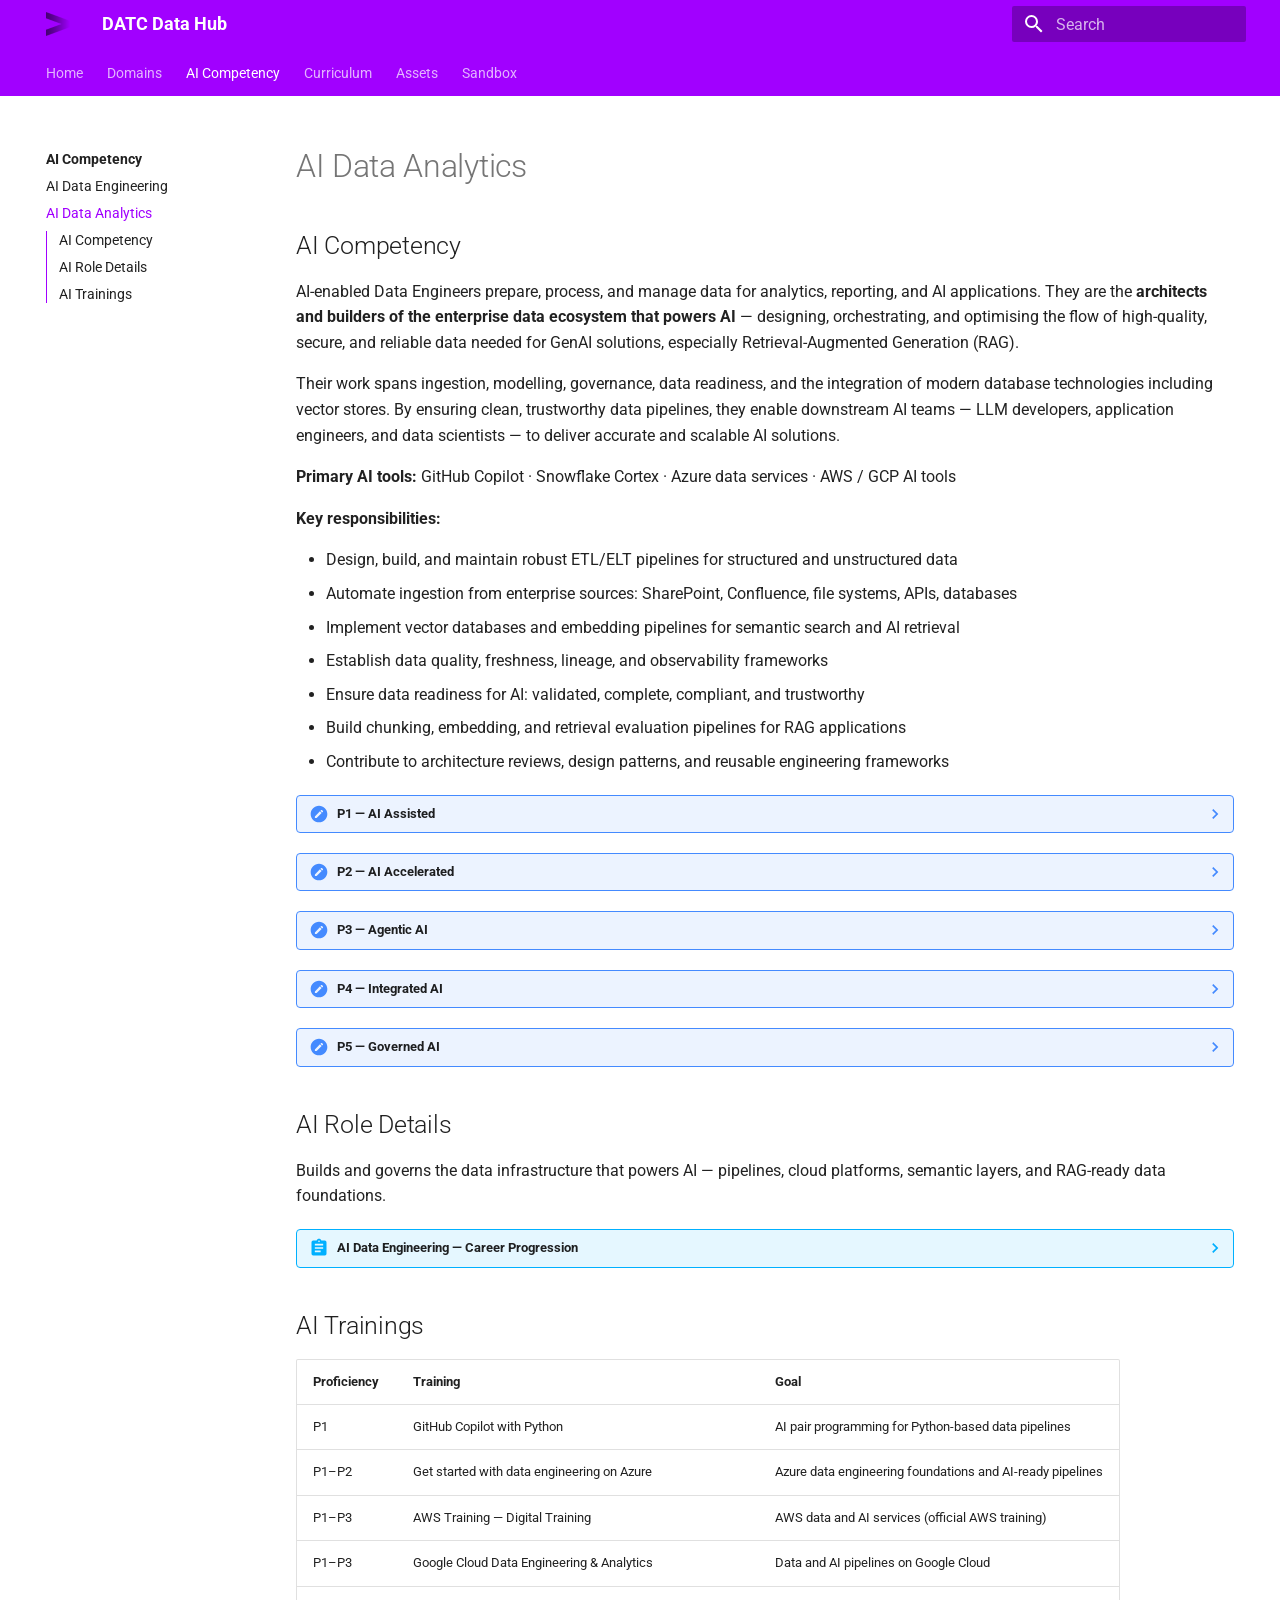
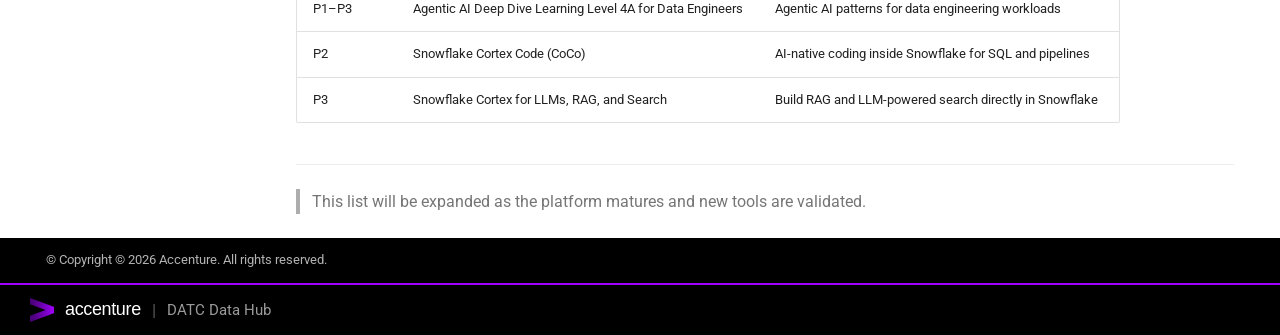
<file: ai-competency/data-analytics/index.html>
<!doctype html>
<html lang="en" class="no-js">
  <head>
    
      <meta charset="utf-8">
      <meta name="viewport" content="width=device-width,initial-scale=1">
      
        <meta name="description" content="Learning paths and competency frameworks for the DATC Data Platform (DEVI)">
      
      
        <meta name="author" content="DATC Data Platform Team">
      
      
      
        <link rel="prev" href="../data-engineering/">
      
      
        <link rel="next" href="../../curriculum/">
      
      
        
      
      
      <link rel="icon" href="../../assets/accenture-favicon.ico">
      <meta name="generator" content="mkdocs-1.6.1, mkdocs-material-9.7.6">
    
    
      
        <title>AI Data Analytics - DATC Data Hub</title>
      
    
    
      <link rel="stylesheet" href="../../assets/stylesheets/main.484c7ddc.min.css">
      
        
        <link rel="stylesheet" href="../../assets/stylesheets/palette.ab4e12ef.min.css">
      
      


    
    
      
    
    
      
        
        
        <link rel="preconnect" href="https://fonts.gstatic.com" crossorigin>
        <link rel="stylesheet" href="https://fonts.googleapis.com/css?family=Roboto:300,300i,400,400i,700,700i%7CRoboto+Mono:400,400i,700,700i&display=fallback">
        <style>:root{--md-text-font:"Roboto";--md-code-font:"Roboto Mono"}</style>
      
    
    
      <link rel="stylesheet" href="../../stylesheets/accenture.css">
    
    <script>__md_scope=new URL("../..",location),__md_hash=e=>[...e].reduce(((e,_)=>(e<<5)-e+_.charCodeAt(0)),0),__md_get=(e,_=localStorage,t=__md_scope)=>JSON.parse(_.getItem(t.pathname+"."+e)),__md_set=(e,_,t=localStorage,a=__md_scope)=>{try{t.setItem(a.pathname+"."+e,JSON.stringify(_))}catch(e){}}</script>
    
      

    
    
  </head>
  
  
    
    
    
    
    
    <body dir="ltr" data-md-color-scheme="default" data-md-color-primary="deep-purple" data-md-color-accent="deep-purple">
  
    
    <input class="md-toggle" data-md-toggle="drawer" type="checkbox" id="__drawer" autocomplete="off">
    <input class="md-toggle" data-md-toggle="search" type="checkbox" id="__search" autocomplete="off">
    <label class="md-overlay" for="__drawer"></label>
    <div data-md-component="skip">
      
        
        <a href="#ai-data-analytics" class="md-skip">
          Skip to content
        </a>
      
    </div>
    <div data-md-component="announce">
      
    </div>
    
    
      

<header class="md-header" data-md-component="header">
  <nav class="md-header__inner md-grid" aria-label="Header">
    <a href="../.." title="DATC Data Hub" class="md-header__button md-logo" aria-label="DATC Data Hub" data-md-component="logo">
      
  <img src="../../assets/accenture-logo.png" alt="logo">

    </a>
    <label class="md-header__button md-icon" for="__drawer">
      
      <svg xmlns="http://www.w3.org/2000/svg" viewBox="0 0 24 24"><path d="M3 6h18v2H3zm0 5h18v2H3zm0 5h18v2H3z"/></svg>
    </label>
    <div class="md-header__title" data-md-component="header-title">
      <div class="md-header__ellipsis">
        <div class="md-header__topic">
          <span class="md-ellipsis">
            DATC Data Hub
          </span>
        </div>
        <div class="md-header__topic" data-md-component="header-topic">
          <span class="md-ellipsis">
            
              AI Data Analytics
            
          </span>
        </div>
      </div>
    </div>
    
      
    
    
    
    
      
      
        <label class="md-header__button md-icon" for="__search">
          
          <svg xmlns="http://www.w3.org/2000/svg" viewBox="0 0 24 24"><path d="M9.5 3A6.5 6.5 0 0 1 16 9.5c0 1.61-.59 3.09-1.56 4.23l.27.27h.79l5 5-1.5 1.5-5-5v-.79l-.27-.27A6.52 6.52 0 0 1 9.5 16 6.5 6.5 0 0 1 3 9.5 6.5 6.5 0 0 1 9.5 3m0 2C7 5 5 7 5 9.5S7 14 9.5 14 14 12 14 9.5 12 5 9.5 5"/></svg>
        </label>
        <div class="md-search" data-md-component="search" role="dialog">
  <label class="md-search__overlay" for="__search"></label>
  <div class="md-search__inner" role="search">
    <form class="md-search__form" name="search">
      <input type="text" class="md-search__input" name="query" aria-label="Search" placeholder="Search" autocapitalize="off" autocorrect="off" autocomplete="off" spellcheck="false" data-md-component="search-query" required>
      <label class="md-search__icon md-icon" for="__search">
        
        <svg xmlns="http://www.w3.org/2000/svg" viewBox="0 0 24 24"><path d="M9.5 3A6.5 6.5 0 0 1 16 9.5c0 1.61-.59 3.09-1.56 4.23l.27.27h.79l5 5-1.5 1.5-5-5v-.79l-.27-.27A6.52 6.52 0 0 1 9.5 16 6.5 6.5 0 0 1 3 9.5 6.5 6.5 0 0 1 9.5 3m0 2C7 5 5 7 5 9.5S7 14 9.5 14 14 12 14 9.5 12 5 9.5 5"/></svg>
        
        <svg xmlns="http://www.w3.org/2000/svg" viewBox="0 0 24 24"><path d="M20 11v2H8l5.5 5.5-1.42 1.42L4.16 12l7.92-7.92L13.5 5.5 8 11z"/></svg>
      </label>
      <nav class="md-search__options" aria-label="Search">
        
        <button type="reset" class="md-search__icon md-icon" title="Clear" aria-label="Clear" tabindex="-1">
          
          <svg xmlns="http://www.w3.org/2000/svg" viewBox="0 0 24 24"><path d="M19 6.41 17.59 5 12 10.59 6.41 5 5 6.41 10.59 12 5 17.59 6.41 19 12 13.41 17.59 19 19 17.59 13.41 12z"/></svg>
        </button>
      </nav>
      
        <div class="md-search__suggest" data-md-component="search-suggest"></div>
      
    </form>
    <div class="md-search__output">
      <div class="md-search__scrollwrap" tabindex="0" data-md-scrollfix>
        <div class="md-search-result" data-md-component="search-result">
          <div class="md-search-result__meta">
            Initializing search
          </div>
          <ol class="md-search-result__list" role="presentation"></ol>
        </div>
      </div>
    </div>
  </div>
</div>
      
    
    
  </nav>
  
</header>
    
    <div class="md-container" data-md-component="container">
      
      
        
          
            
<nav class="md-tabs" aria-label="Tabs" data-md-component="tabs">
  <div class="md-grid">
    <ul class="md-tabs__list">
      
        
  
  
  
  
    <li class="md-tabs__item">
      <a href="../.." class="md-tabs__link">
        
  
  
    
  
  Home

      </a>
    </li>
  

      
        
  
  
  
  
    
    
      <li class="md-tabs__item">
        <a href="../../domains/" class="md-tabs__link">
          
  
  
    
  
  Domains

        </a>
      </li>
    
  

      
        
  
  
  
    
  
  
    
    
      <li class="md-tabs__item md-tabs__item--active">
        <a href="../" class="md-tabs__link">
          
  
  
    
  
  AI Competency

        </a>
      </li>
    
  

      
        
  
  
  
  
    <li class="md-tabs__item">
      <a href="../../curriculum/" class="md-tabs__link">
        
  
  
    
  
  Curriculum

      </a>
    </li>
  

      
        
  
  
  
  
    <li class="md-tabs__item">
      <a href="../../assets/" class="md-tabs__link">
        
  
  
    
  
  Assets

      </a>
    </li>
  

      
        
  
  
  
  
    <li class="md-tabs__item">
      <a href="../../working/sandbox/" class="md-tabs__link">
        
  
  
    
  
  Sandbox

      </a>
    </li>
  

      
    </ul>
  </div>
</nav>
          
        
      
      <main class="md-main" data-md-component="main">
        <div class="md-main__inner md-grid">
          
            
              
              <div class="md-sidebar md-sidebar--primary" data-md-component="sidebar" data-md-type="navigation" >
                <div class="md-sidebar__scrollwrap">
                  <div class="md-sidebar__inner">
                    


  


  

<nav class="md-nav md-nav--primary md-nav--lifted md-nav--integrated" aria-label="Navigation" data-md-level="0">
  <label class="md-nav__title" for="__drawer">
    <a href="../.." title="DATC Data Hub" class="md-nav__button md-logo" aria-label="DATC Data Hub" data-md-component="logo">
      
  <img src="../../assets/accenture-logo.png" alt="logo">

    </a>
    DATC Data Hub
  </label>
  
  <ul class="md-nav__list" data-md-scrollfix>
    
      
      
  
  
  
  
    <li class="md-nav__item">
      <a href="../.." class="md-nav__link">
        
  
  
  <span class="md-ellipsis">
    
  
    Home
  

    
  </span>
  
  

      </a>
    </li>
  

    
      
      
  
  
  
  
    
    
      
        
          
        
      
        
      
        
      
    
    
    
      
      
        
      
    
    
    <li class="md-nav__item md-nav__item--nested">
      
        
        
          
        
        <input class="md-nav__toggle md-toggle md-toggle--indeterminate" type="checkbox" id="__nav_2" >
        
          
          <div class="md-nav__link md-nav__container">
            <a href="../../domains/" class="md-nav__link ">
              
  
  
  <span class="md-ellipsis">
    
  
    Domains
  

    
  </span>
  
  

            </a>
            
              
              <label class="md-nav__link " for="__nav_2" id="__nav_2_label" tabindex="0">
                <span class="md-nav__icon md-icon"></span>
              </label>
            
          </div>
        
        <nav class="md-nav" data-md-level="1" aria-labelledby="__nav_2_label" aria-expanded="false">
          <label class="md-nav__title" for="__nav_2">
            <span class="md-nav__icon md-icon"></span>
            
  
    Domains
  

          </label>
          <ul class="md-nav__list" data-md-scrollfix>
            
              
            
              
                
  
  
  
  
    <li class="md-nav__item">
      <a href="../../domains/data-engineering/" class="md-nav__link">
        
  
  
  <span class="md-ellipsis">
    
  
    Data Engineering
  

    
  </span>
  
  

      </a>
    </li>
  

              
            
              
                
  
  
  
  
    <li class="md-nav__item">
      <a href="../../domains/data-analytics/" class="md-nav__link">
        
  
  
  <span class="md-ellipsis">
    
  
    Data Analytics
  

    
  </span>
  
  

      </a>
    </li>
  

              
            
          </ul>
        </nav>
      
    </li>
  

    
      
      
  
  
    
  
  
  
    
    
      
        
          
        
      
        
      
        
      
    
    
    
      
        
        
      
      
        
      
    
    
    <li class="md-nav__item md-nav__item--active md-nav__item--section md-nav__item--nested">
      
        
        
        <input class="md-nav__toggle md-toggle " type="checkbox" id="__nav_3" checked>
        
          
          <div class="md-nav__link md-nav__container">
            <a href="../" class="md-nav__link ">
              
  
  
  <span class="md-ellipsis">
    
  
    AI Competency
  

    
  </span>
  
  

            </a>
            
              
              <label class="md-nav__link " for="__nav_3" id="__nav_3_label" tabindex="">
                <span class="md-nav__icon md-icon"></span>
              </label>
            
          </div>
        
        <nav class="md-nav" data-md-level="1" aria-labelledby="__nav_3_label" aria-expanded="true">
          <label class="md-nav__title" for="__nav_3">
            <span class="md-nav__icon md-icon"></span>
            
  
    AI Competency
  

          </label>
          <ul class="md-nav__list" data-md-scrollfix>
            
              
            
              
                
  
  
  
  
    <li class="md-nav__item">
      <a href="../data-engineering/" class="md-nav__link">
        
  
  
  <span class="md-ellipsis">
    
  
    AI Data Engineering
  

    
  </span>
  
  

      </a>
    </li>
  

              
            
              
                
  
  
    
  
  
  
    <li class="md-nav__item md-nav__item--active">
      
      <input class="md-nav__toggle md-toggle" type="checkbox" id="__toc">
      
      
        
      
      
        <label class="md-nav__link md-nav__link--active" for="__toc">
          
  
  
  <span class="md-ellipsis">
    
  
    AI Data Analytics
  

    
  </span>
  
  

          <span class="md-nav__icon md-icon"></span>
        </label>
      
      <a href="./" class="md-nav__link md-nav__link--active">
        
  
  
  <span class="md-ellipsis">
    
  
    AI Data Analytics
  

    
  </span>
  
  

      </a>
      
        

<nav class="md-nav md-nav--secondary" aria-label="Table of contents">
  
  
  
    
  
  
    <label class="md-nav__title" for="__toc">
      <span class="md-nav__icon md-icon"></span>
      Table of contents
    </label>
    <ul class="md-nav__list" data-md-component="toc" data-md-scrollfix>
      
        <li class="md-nav__item">
  <a href="#ai-competency" class="md-nav__link">
    <span class="md-ellipsis">
      
        AI Competency
      
    </span>
  </a>
  
</li>
      
        <li class="md-nav__item">
  <a href="#ai-role-details" class="md-nav__link">
    <span class="md-ellipsis">
      
        AI Role Details
      
    </span>
  </a>
  
</li>
      
        <li class="md-nav__item">
  <a href="#ai-trainings" class="md-nav__link">
    <span class="md-ellipsis">
      
        AI Trainings
      
    </span>
  </a>
  
</li>
      
    </ul>
  
</nav>
      
    </li>
  

              
            
          </ul>
        </nav>
      
    </li>
  

    
      
      
  
  
  
  
    <li class="md-nav__item">
      <a href="../../curriculum/" class="md-nav__link">
        
  
  
  <span class="md-ellipsis">
    
  
    Curriculum
  

    
  </span>
  
  

      </a>
    </li>
  

    
      
      
  
  
  
  
    <li class="md-nav__item">
      <a href="../../assets/" class="md-nav__link">
        
  
  
  <span class="md-ellipsis">
    
  
    Assets
  

    
  </span>
  
  

      </a>
    </li>
  

    
      
      
  
  
  
  
    <li class="md-nav__item">
      <a href="../../working/sandbox/" class="md-nav__link">
        
  
  
  <span class="md-ellipsis">
    
  
    Sandbox
  

    
  </span>
  
  

      </a>
    </li>
  

    
  </ul>
</nav>
                  </div>
                </div>
              </div>
            
            
          
          
            <div class="md-content" data-md-component="content">
              
              <article class="md-content__inner md-typeset">
                
                  



<h1 id="ai-data-analytics">AI Data Analytics</h1>
<h2 id="ai-competency">AI Competency</h2>
<p>AI-enabled Data Engineers prepare, process, and manage data for analytics, reporting, and AI applications. They are the <strong>architects and builders of the enterprise data ecosystem that powers AI</strong> — designing, orchestrating, and optimising the flow of high-quality, secure, and reliable data needed for GenAI solutions, especially Retrieval-Augmented Generation (RAG).</p>
<p>Their work spans ingestion, modelling, governance, data readiness, and the integration of modern database technologies including vector stores. By ensuring clean, trustworthy data pipelines, they enable downstream AI teams — LLM developers, application engineers, and data scientists — to deliver accurate and scalable AI solutions.</p>
<p><strong>Primary AI tools:</strong> GitHub Copilot · Snowflake Cortex · Azure data services · AWS / GCP AI tools</p>
<p><strong>Key responsibilities:</strong></p>
<ul>
<li>Design, build, and maintain robust ETL/ELT pipelines for structured and unstructured data</li>
<li>Automate ingestion from enterprise sources: SharePoint, Confluence, file systems, APIs, databases</li>
<li>Implement vector databases and embedding pipelines for semantic search and AI retrieval</li>
<li>Establish data quality, freshness, lineage, and observability frameworks</li>
<li>Ensure data readiness for AI: validated, complete, compliant, and trustworthy</li>
<li>Build chunking, embedding, and retrieval evaluation pipelines for RAG applications</li>
<li>Contribute to architecture reviews, design patterns, and reusable engineering frameworks</li>
</ul>
<details class="note">
<summary>P1 — AI Assisted</summary>
<p>Uses <strong>GitHub Copilot</strong> to generate basic SQL and Python transformation code, reducing time on standard scripting tasks. Monitors and maintains existing data pipelines under guidance from senior engineers — reviewing logs, handling basic errors, and escalating issues.
Understands core data warehousing concepts: ETL stages, layer architecture (staging → core → semantic), data validation, and reconciliation. Begins learning about vector databases and embeddings as the foundation for AI-ready data layers. Validates all AI-generated code with senior guidance before applying it to any environment.
Uses Copilot suggestions as a learning accelerant, not a replacement for understanding the underlying logic. Can explain what generated code does and why — cannot yet independently assess whether it is correct for the business requirement.
<strong>Typical tasks at P1:</strong> generating SQL SELECT/JOIN scripts with Copilot, maintaining pipeline monitoring scripts, writing data validation queries with AI assistance, documenting pipeline logic.</p>
</details>
<details class="note">
<summary>P2 — AI Accelerated</summary>
<p>Leverages <strong>GitHub Copilot</strong> and <strong>Snowflake Cortex Code (CoCo)</strong> as regular tools in the development workflow — automating SQL transformations, data validations, and ingestion routine scripting. Builds simple pipelines for new data sources with limited supervision: ADF pipelines, Python ETL scripts, basic Snowflake loads.
Implements standard data quality checks (row counts, hash validation, null checks) and reconciliation logic. Begins working with vector databases and embedding pipeline concepts, understanding how unstructured data is prepared for AI retrieval. Validates AI outputs independently and can explain the logic of generated code.
Uses Snowflake Cortex for AI-native SQL tasks. Can modify and adapt AI-generated code to meet specific requirements without full rewrites. Adapts prompts to produce more accurate and context-appropriate results — understands that prompt quality directly affects output quality.
<strong>Typical tasks at P2:</strong> building ADF or Python pipelines for new sources independently, using Cortex CoCo for Snowflake SQL automation, writing data quality frameworks, beginning to work with basic embedding API calls.</p>
</details>
<details class="note">
<summary>P3 — Agentic AI</summary>
<p>Designs and executes <strong>multi-step agentic data workflows</strong> — for example: ingest raw documents → chunk and clean text → generate embeddings → store in vector DB → validate retrieval quality → update metadata. Builds complex, scalable pipelines for both structured (SQL/DWH) and unstructured (documents, PDFs, semi-structured) data sources.
Constructs full <strong>RAG-ready data foundations</strong>: intelligent chunking strategies, embedding pipelines with provider selection (Azure OpenAI, Snowflake Cortex), metadata enrichment, retrieval evaluation layers. Ensures all data layers are validated, governed, and AI-compliant for downstream AI engineering and application teams.
Uses <strong>Snowflake Cortex for LLMs, RAG, and Search</strong> directly inside the data warehouse. Leverages AWS and GCP AI data services where applicable. Coaches and guides peers on AI-augmented engineering patterns — can run technical workshops or pair sessions.
<strong>Typical tasks at P3:</strong> building end-to-end RAG pipelines, designing chunking logic for different document types, constructing embedding and retrieval evaluation frameworks, leading technical coaching sessions on agentic patterns for the team.</p>
</details>
<details class="note">
<summary>P4 — Integrated AI</summary>
<p>Leads <strong>architecture design for major AI data initiatives</strong> — RAG platforms at scale, enterprise semantic layers, AI data products used in production. Defines retrieval performance targets and optimises chunking, embedding, and indexing strategies for latency, accuracy, and cost.
Integrates AI tooling (Cortex, Copilot, LangChain-adjacent patterns) as a <strong>standard part of team delivery</strong> — embedded in pipeline templates, coding standards, and CI/CD workflows. Creates reusable automation frameworks and engineering best practices for the domain. Mentors and coaches specialist-level engineers on AI-augmented patterns.
Collaborates with application and AI teams to ensure data layers meet latency, accuracy, and scale requirements for production GenAI applications. Owns the technical design review process for AI data workloads on the team. Creates governance documentation for AI-generated pipelines in regulated environments.
<strong>Typical tasks at P4:</strong> leading RAG platform design, defining team-wide AI tooling standards, reviewing architecture proposals from seniors, presenting data platform AI strategy to clients, coaching multiple engineers simultaneously.</p>
</details>
<details class="note">
<summary>P5 — Governed AI</summary>
<p>Defines <strong>enterprise-wide AI data engineering strategy</strong>, architectural standards, and governance frameworks for the organisation. Shapes the vision for data architecture, quality, and compliance across AI workloads — including policies for embedding model selection, data retention, PII handling in vector stores, and retrieval audit trails.
Acts as the <strong>recognised authority and final escalation point</strong> on data engineering for AI and RAG at the practice level. Advises leadership on technology directions, platform decisions, and investment priorities for the AI data ecosystem. Drives organisation-wide transformation: new capabilities, new tools, new talent pipelines for the evolving AI data stack.
Represents the team externally in thought leadership, community of practice, and client advisory roles. Shapes Accenture's position on AI data engineering standards and contributes to global methodology development. At this level, the focus shifts from building to defining the conditions under which others can build responsibly and at scale.
<strong>Typical tasks at P5:</strong> advising clients on AI data platform strategy, defining practice-wide governance policies, representing the team in global Data &amp; AI communities, shaping hiring and capability-building strategy for the domain.</p>
</details>
<h2 id="ai-role-details">AI Role Details</h2>
<p>Builds and governs the data infrastructure that powers AI — pipelines, cloud platforms, semantic layers, and RAG-ready data foundations.</p>
<details class="abstract">
<summary>AI Data Engineering — Career Progression</summary>
<ul>
<li><strong>Associate</strong> — foundational SQL, Python, and pipeline work under guidance. Uses GitHub Copilot for code generation with senior validation. Learns DWH layer concepts and basic data quality patterns · <strong>P1</strong></li>
<li><strong>Analyst</strong> — independent ETL delivery, data quality ownership, AI-assisted development. Builds pipelines for new sources. Uses Cortex CoCo and Copilot regularly. Validates AI output independently · <strong>P1–P2</strong></li>
<li><strong>Senior Analyst</strong> — owns complex pipelines end-to-end, introduces AI tooling into team workflows. Begins building embedding pipelines and working with vector databases · <strong>P2–P3</strong></li>
<li><strong>Specialist</strong> — deep expert in cloud architecture and DWH. Sets engineering standards. Designs RAG-ready data foundations. Builds full chunking-embedding-retrieval pipelines. Coaches peers · <strong>P3</strong></li>
<li><strong>Associate Manager</strong> — leads the engineering stream, owns delivery and platform decisions. Embeds AI tooling into team standards and CI/CD. Owns architecture for AI data initiatives · <strong>P3–P4</strong></li>
<li><strong>Manager</strong> — sets technical direction, drives AI adoption strategy, owns domain standards. Advises leadership on platform strategy. Represents team in external forums · <strong>P4</strong></li>
<li><strong>Architect</strong> — defines enterprise AI data engineering strategy and standards. Shapes vision for data architecture, governance, and quality. Acts as recognised authority · <strong>P5</strong></li>
</ul>
</details>
<h2 id="ai-trainings">AI Trainings</h2>
<table>
<thead>
<tr>
<th>Proficiency</th>
<th>Training</th>
<th>Goal</th>
</tr>
</thead>
<tbody>
<tr>
<td>P1</td>
<td>GitHub Copilot with Python</td>
<td>AI pair programming for Python-based data pipelines</td>
</tr>
<tr>
<td>P1–P2</td>
<td>Get started with data engineering on Azure</td>
<td>Azure data engineering foundations and AI-ready pipelines</td>
</tr>
<tr>
<td>P1–P3</td>
<td>AWS Training — Digital Training</td>
<td>AWS data and AI services (official AWS training)</td>
</tr>
<tr>
<td>P1–P3</td>
<td>Google Cloud Data Engineering &amp; Analytics</td>
<td>Data and AI pipelines on Google Cloud</td>
</tr>
<tr>
<td>P1–P3</td>
<td>Agentic AI Deep Dive Learning Level 4A for Data Engineers</td>
<td>Agentic AI patterns for data engineering workloads</td>
</tr>
<tr>
<td>P2</td>
<td>Snowflake Cortex Code (CoCo)</td>
<td>AI-native coding inside Snowflake for SQL and pipelines</td>
</tr>
<tr>
<td>P3</td>
<td>Snowflake Cortex for LLMs, RAG, and Search</td>
<td>Build RAG and LLM-powered search directly in Snowflake</td>
</tr>
</tbody>
</table>
<hr />
<blockquote>
<p>This list will be expanded as the platform matures and new tools are validated.</p>
</blockquote>












                
              </article>
            </div>
          
          
<script>var target=document.getElementById(location.hash.slice(1));target&&target.name&&(target.checked=target.name.startsWith("__tabbed_"))</script>
        </div>
        
      </main>
      
  
        <footer class="md-footer">
  
  <div class="md-footer-meta md-typeset">
    <div class="md-footer-meta__inner md-grid">
      <div class="md-copyright">
  
    <div class="md-copyright__highlight">
      &copy; Copyright © 2026 Accenture. All rights reserved.
    </div>
  
  
</div>
      
    </div>
  </div>
</footer>
      
  <div class="datc-brand-footer">
    <div class="datc-brand-footer__inner">
      <img src="../../assets/accenture-logo.png" class="datc-brand-footer__logo" alt="Accenture" />
      <span class="datc-brand-footer__wordmark">accenture</span>
      <span class="datc-brand-footer__divider">|</span>
      <span class="datc-brand-footer__team">DATC Data Hub</span>
    </div>
  </div>

    </div>
    <div class="md-dialog" data-md-component="dialog">
      <div class="md-dialog__inner md-typeset"></div>
    </div>
    
    
    
      
      
      <script id="__config" type="application/json">{"annotate": null, "base": "../..", "features": ["navigation.tabs", "navigation.sections", "navigation.indexes", "navigation.expand", "toc.integrate", "search.suggest", "search.highlight"], "search": "../../assets/javascripts/workers/search.2c215733.min.js", "tags": null, "translations": {"clipboard.copied": "Copied to clipboard", "clipboard.copy": "Copy to clipboard", "search.result.more.one": "1 more on this page", "search.result.more.other": "# more on this page", "search.result.none": "No matching documents", "search.result.one": "1 matching document", "search.result.other": "# matching documents", "search.result.placeholder": "Type to start searching", "search.result.term.missing": "Missing", "select.version": "Select version"}, "version": null}</script>
    
    
      <script src="../../assets/javascripts/bundle.79ae519e.min.js"></script>
      
    
  </body>
</html>
</file>
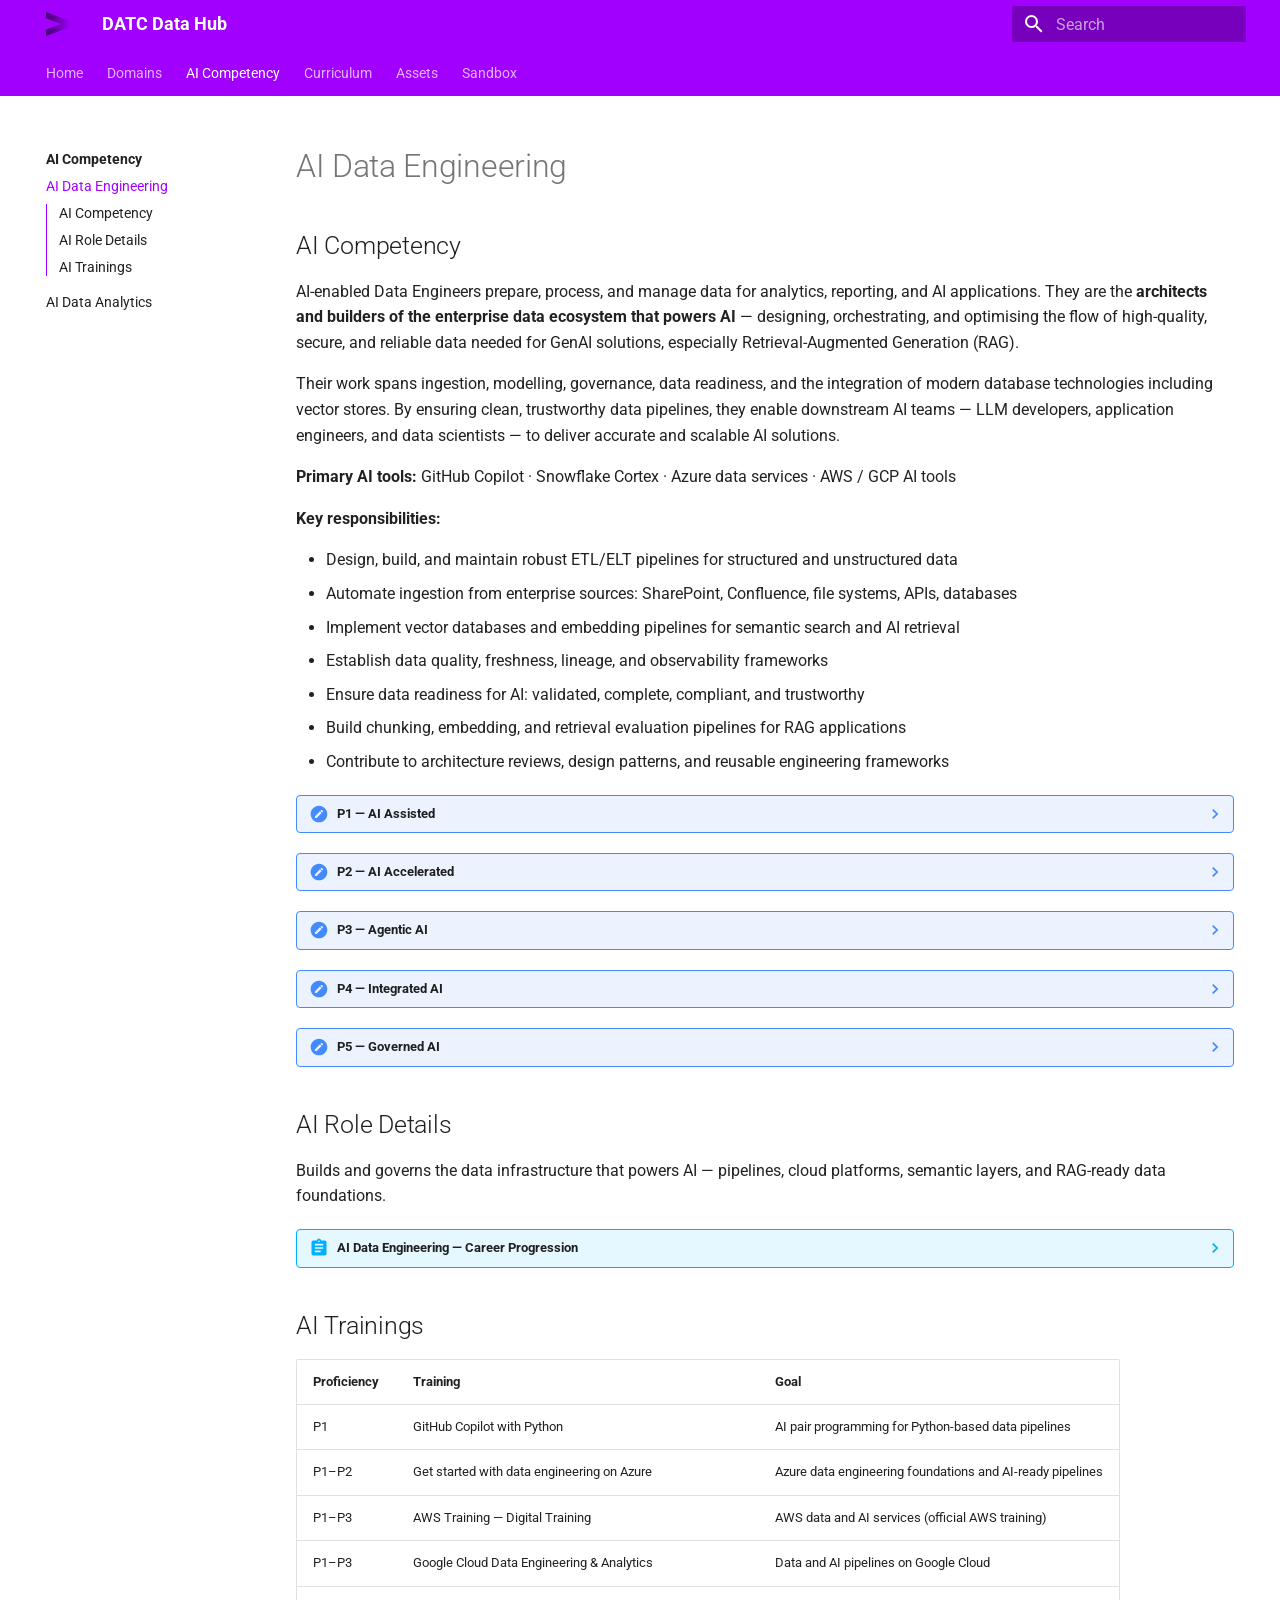
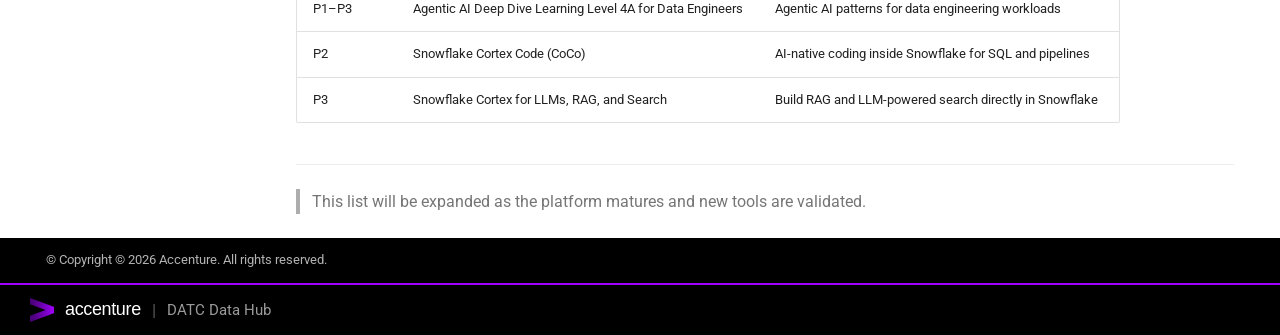
<file: ai-competency/data-engineering/index.html>
<!doctype html>
<html lang="en" class="no-js">
  <head>
    
      <meta charset="utf-8">
      <meta name="viewport" content="width=device-width,initial-scale=1">
      
        <meta name="description" content="Learning paths and competency frameworks for the DATC Data Platform (DEVI)">
      
      
        <meta name="author" content="DATC Data Platform Team">
      
      
      
        <link rel="prev" href="../">
      
      
        <link rel="next" href="../data-analytics/">
      
      
        
      
      
      <link rel="icon" href="../../assets/accenture-favicon.ico">
      <meta name="generator" content="mkdocs-1.6.1, mkdocs-material-9.7.6">
    
    
      
        <title>AI Data Engineering - DATC Data Hub</title>
      
    
    
      <link rel="stylesheet" href="../../assets/stylesheets/main.484c7ddc.min.css">
      
        
        <link rel="stylesheet" href="../../assets/stylesheets/palette.ab4e12ef.min.css">
      
      


    
    
      
    
    
      
        
        
        <link rel="preconnect" href="https://fonts.gstatic.com" crossorigin>
        <link rel="stylesheet" href="https://fonts.googleapis.com/css?family=Roboto:300,300i,400,400i,700,700i%7CRoboto+Mono:400,400i,700,700i&display=fallback">
        <style>:root{--md-text-font:"Roboto";--md-code-font:"Roboto Mono"}</style>
      
    
    
      <link rel="stylesheet" href="../../stylesheets/accenture.css">
    
    <script>__md_scope=new URL("../..",location),__md_hash=e=>[...e].reduce(((e,_)=>(e<<5)-e+_.charCodeAt(0)),0),__md_get=(e,_=localStorage,t=__md_scope)=>JSON.parse(_.getItem(t.pathname+"."+e)),__md_set=(e,_,t=localStorage,a=__md_scope)=>{try{t.setItem(a.pathname+"."+e,JSON.stringify(_))}catch(e){}}</script>
    
      

    
    
  </head>
  
  
    
    
    
    
    
    <body dir="ltr" data-md-color-scheme="default" data-md-color-primary="deep-purple" data-md-color-accent="deep-purple">
  
    
    <input class="md-toggle" data-md-toggle="drawer" type="checkbox" id="__drawer" autocomplete="off">
    <input class="md-toggle" data-md-toggle="search" type="checkbox" id="__search" autocomplete="off">
    <label class="md-overlay" for="__drawer"></label>
    <div data-md-component="skip">
      
        
        <a href="#ai-data-engineering" class="md-skip">
          Skip to content
        </a>
      
    </div>
    <div data-md-component="announce">
      
    </div>
    
    
      

<header class="md-header" data-md-component="header">
  <nav class="md-header__inner md-grid" aria-label="Header">
    <a href="../.." title="DATC Data Hub" class="md-header__button md-logo" aria-label="DATC Data Hub" data-md-component="logo">
      
  <img src="../../assets/accenture-logo.png" alt="logo">

    </a>
    <label class="md-header__button md-icon" for="__drawer">
      
      <svg xmlns="http://www.w3.org/2000/svg" viewBox="0 0 24 24"><path d="M3 6h18v2H3zm0 5h18v2H3zm0 5h18v2H3z"/></svg>
    </label>
    <div class="md-header__title" data-md-component="header-title">
      <div class="md-header__ellipsis">
        <div class="md-header__topic">
          <span class="md-ellipsis">
            DATC Data Hub
          </span>
        </div>
        <div class="md-header__topic" data-md-component="header-topic">
          <span class="md-ellipsis">
            
              AI Data Engineering
            
          </span>
        </div>
      </div>
    </div>
    
      
    
    
    
    
      
      
        <label class="md-header__button md-icon" for="__search">
          
          <svg xmlns="http://www.w3.org/2000/svg" viewBox="0 0 24 24"><path d="M9.5 3A6.5 6.5 0 0 1 16 9.5c0 1.61-.59 3.09-1.56 4.23l.27.27h.79l5 5-1.5 1.5-5-5v-.79l-.27-.27A6.52 6.52 0 0 1 9.5 16 6.5 6.5 0 0 1 3 9.5 6.5 6.5 0 0 1 9.5 3m0 2C7 5 5 7 5 9.5S7 14 9.5 14 14 12 14 9.5 12 5 9.5 5"/></svg>
        </label>
        <div class="md-search" data-md-component="search" role="dialog">
  <label class="md-search__overlay" for="__search"></label>
  <div class="md-search__inner" role="search">
    <form class="md-search__form" name="search">
      <input type="text" class="md-search__input" name="query" aria-label="Search" placeholder="Search" autocapitalize="off" autocorrect="off" autocomplete="off" spellcheck="false" data-md-component="search-query" required>
      <label class="md-search__icon md-icon" for="__search">
        
        <svg xmlns="http://www.w3.org/2000/svg" viewBox="0 0 24 24"><path d="M9.5 3A6.5 6.5 0 0 1 16 9.5c0 1.61-.59 3.09-1.56 4.23l.27.27h.79l5 5-1.5 1.5-5-5v-.79l-.27-.27A6.52 6.52 0 0 1 9.5 16 6.5 6.5 0 0 1 3 9.5 6.5 6.5 0 0 1 9.5 3m0 2C7 5 5 7 5 9.5S7 14 9.5 14 14 12 14 9.5 12 5 9.5 5"/></svg>
        
        <svg xmlns="http://www.w3.org/2000/svg" viewBox="0 0 24 24"><path d="M20 11v2H8l5.5 5.5-1.42 1.42L4.16 12l7.92-7.92L13.5 5.5 8 11z"/></svg>
      </label>
      <nav class="md-search__options" aria-label="Search">
        
        <button type="reset" class="md-search__icon md-icon" title="Clear" aria-label="Clear" tabindex="-1">
          
          <svg xmlns="http://www.w3.org/2000/svg" viewBox="0 0 24 24"><path d="M19 6.41 17.59 5 12 10.59 6.41 5 5 6.41 10.59 12 5 17.59 6.41 19 12 13.41 17.59 19 19 17.59 13.41 12z"/></svg>
        </button>
      </nav>
      
        <div class="md-search__suggest" data-md-component="search-suggest"></div>
      
    </form>
    <div class="md-search__output">
      <div class="md-search__scrollwrap" tabindex="0" data-md-scrollfix>
        <div class="md-search-result" data-md-component="search-result">
          <div class="md-search-result__meta">
            Initializing search
          </div>
          <ol class="md-search-result__list" role="presentation"></ol>
        </div>
      </div>
    </div>
  </div>
</div>
      
    
    
  </nav>
  
</header>
    
    <div class="md-container" data-md-component="container">
      
      
        
          
            
<nav class="md-tabs" aria-label="Tabs" data-md-component="tabs">
  <div class="md-grid">
    <ul class="md-tabs__list">
      
        
  
  
  
  
    <li class="md-tabs__item">
      <a href="../.." class="md-tabs__link">
        
  
  
    
  
  Home

      </a>
    </li>
  

      
        
  
  
  
  
    
    
      <li class="md-tabs__item">
        <a href="../../domains/" class="md-tabs__link">
          
  
  
    
  
  Domains

        </a>
      </li>
    
  

      
        
  
  
  
    
  
  
    
    
      <li class="md-tabs__item md-tabs__item--active">
        <a href="../" class="md-tabs__link">
          
  
  
    
  
  AI Competency

        </a>
      </li>
    
  

      
        
  
  
  
  
    <li class="md-tabs__item">
      <a href="../../curriculum/" class="md-tabs__link">
        
  
  
    
  
  Curriculum

      </a>
    </li>
  

      
        
  
  
  
  
    <li class="md-tabs__item">
      <a href="../../assets/" class="md-tabs__link">
        
  
  
    
  
  Assets

      </a>
    </li>
  

      
        
  
  
  
  
    <li class="md-tabs__item">
      <a href="../../working/sandbox/" class="md-tabs__link">
        
  
  
    
  
  Sandbox

      </a>
    </li>
  

      
    </ul>
  </div>
</nav>
          
        
      
      <main class="md-main" data-md-component="main">
        <div class="md-main__inner md-grid">
          
            
              
              <div class="md-sidebar md-sidebar--primary" data-md-component="sidebar" data-md-type="navigation" >
                <div class="md-sidebar__scrollwrap">
                  <div class="md-sidebar__inner">
                    


  


  

<nav class="md-nav md-nav--primary md-nav--lifted md-nav--integrated" aria-label="Navigation" data-md-level="0">
  <label class="md-nav__title" for="__drawer">
    <a href="../.." title="DATC Data Hub" class="md-nav__button md-logo" aria-label="DATC Data Hub" data-md-component="logo">
      
  <img src="../../assets/accenture-logo.png" alt="logo">

    </a>
    DATC Data Hub
  </label>
  
  <ul class="md-nav__list" data-md-scrollfix>
    
      
      
  
  
  
  
    <li class="md-nav__item">
      <a href="../.." class="md-nav__link">
        
  
  
  <span class="md-ellipsis">
    
  
    Home
  

    
  </span>
  
  

      </a>
    </li>
  

    
      
      
  
  
  
  
    
    
      
        
          
        
      
        
      
        
      
    
    
    
      
      
        
      
    
    
    <li class="md-nav__item md-nav__item--nested">
      
        
        
          
        
        <input class="md-nav__toggle md-toggle md-toggle--indeterminate" type="checkbox" id="__nav_2" >
        
          
          <div class="md-nav__link md-nav__container">
            <a href="../../domains/" class="md-nav__link ">
              
  
  
  <span class="md-ellipsis">
    
  
    Domains
  

    
  </span>
  
  

            </a>
            
              
              <label class="md-nav__link " for="__nav_2" id="__nav_2_label" tabindex="0">
                <span class="md-nav__icon md-icon"></span>
              </label>
            
          </div>
        
        <nav class="md-nav" data-md-level="1" aria-labelledby="__nav_2_label" aria-expanded="false">
          <label class="md-nav__title" for="__nav_2">
            <span class="md-nav__icon md-icon"></span>
            
  
    Domains
  

          </label>
          <ul class="md-nav__list" data-md-scrollfix>
            
              
            
              
                
  
  
  
  
    <li class="md-nav__item">
      <a href="../../domains/data-engineering/" class="md-nav__link">
        
  
  
  <span class="md-ellipsis">
    
  
    Data Engineering
  

    
  </span>
  
  

      </a>
    </li>
  

              
            
              
                
  
  
  
  
    <li class="md-nav__item">
      <a href="../../domains/data-analytics/" class="md-nav__link">
        
  
  
  <span class="md-ellipsis">
    
  
    Data Analytics
  

    
  </span>
  
  

      </a>
    </li>
  

              
            
          </ul>
        </nav>
      
    </li>
  

    
      
      
  
  
    
  
  
  
    
    
      
        
          
        
      
        
      
        
      
    
    
    
      
        
        
      
      
        
      
    
    
    <li class="md-nav__item md-nav__item--active md-nav__item--section md-nav__item--nested">
      
        
        
        <input class="md-nav__toggle md-toggle " type="checkbox" id="__nav_3" checked>
        
          
          <div class="md-nav__link md-nav__container">
            <a href="../" class="md-nav__link ">
              
  
  
  <span class="md-ellipsis">
    
  
    AI Competency
  

    
  </span>
  
  

            </a>
            
              
              <label class="md-nav__link " for="__nav_3" id="__nav_3_label" tabindex="">
                <span class="md-nav__icon md-icon"></span>
              </label>
            
          </div>
        
        <nav class="md-nav" data-md-level="1" aria-labelledby="__nav_3_label" aria-expanded="true">
          <label class="md-nav__title" for="__nav_3">
            <span class="md-nav__icon md-icon"></span>
            
  
    AI Competency
  

          </label>
          <ul class="md-nav__list" data-md-scrollfix>
            
              
            
              
                
  
  
    
  
  
  
    <li class="md-nav__item md-nav__item--active">
      
      <input class="md-nav__toggle md-toggle" type="checkbox" id="__toc">
      
      
        
      
      
        <label class="md-nav__link md-nav__link--active" for="__toc">
          
  
  
  <span class="md-ellipsis">
    
  
    AI Data Engineering
  

    
  </span>
  
  

          <span class="md-nav__icon md-icon"></span>
        </label>
      
      <a href="./" class="md-nav__link md-nav__link--active">
        
  
  
  <span class="md-ellipsis">
    
  
    AI Data Engineering
  

    
  </span>
  
  

      </a>
      
        

<nav class="md-nav md-nav--secondary" aria-label="Table of contents">
  
  
  
    
  
  
    <label class="md-nav__title" for="__toc">
      <span class="md-nav__icon md-icon"></span>
      Table of contents
    </label>
    <ul class="md-nav__list" data-md-component="toc" data-md-scrollfix>
      
        <li class="md-nav__item">
  <a href="#ai-competency" class="md-nav__link">
    <span class="md-ellipsis">
      
        AI Competency
      
    </span>
  </a>
  
</li>
      
        <li class="md-nav__item">
  <a href="#ai-role-details" class="md-nav__link">
    <span class="md-ellipsis">
      
        AI Role Details
      
    </span>
  </a>
  
</li>
      
        <li class="md-nav__item">
  <a href="#ai-trainings" class="md-nav__link">
    <span class="md-ellipsis">
      
        AI Trainings
      
    </span>
  </a>
  
</li>
      
    </ul>
  
</nav>
      
    </li>
  

              
            
              
                
  
  
  
  
    <li class="md-nav__item">
      <a href="../data-analytics/" class="md-nav__link">
        
  
  
  <span class="md-ellipsis">
    
  
    AI Data Analytics
  

    
  </span>
  
  

      </a>
    </li>
  

              
            
          </ul>
        </nav>
      
    </li>
  

    
      
      
  
  
  
  
    <li class="md-nav__item">
      <a href="../../curriculum/" class="md-nav__link">
        
  
  
  <span class="md-ellipsis">
    
  
    Curriculum
  

    
  </span>
  
  

      </a>
    </li>
  

    
      
      
  
  
  
  
    <li class="md-nav__item">
      <a href="../../assets/" class="md-nav__link">
        
  
  
  <span class="md-ellipsis">
    
  
    Assets
  

    
  </span>
  
  

      </a>
    </li>
  

    
      
      
  
  
  
  
    <li class="md-nav__item">
      <a href="../../working/sandbox/" class="md-nav__link">
        
  
  
  <span class="md-ellipsis">
    
  
    Sandbox
  

    
  </span>
  
  

      </a>
    </li>
  

    
  </ul>
</nav>
                  </div>
                </div>
              </div>
            
            
          
          
            <div class="md-content" data-md-component="content">
              
              <article class="md-content__inner md-typeset">
                
                  



<h1 id="ai-data-engineering">AI Data Engineering</h1>
<h2 id="ai-competency">AI Competency</h2>
<p>AI-enabled Data Engineers prepare, process, and manage data for analytics, reporting, and AI applications. They are the <strong>architects and builders of the enterprise data ecosystem that powers AI</strong> — designing, orchestrating, and optimising the flow of high-quality, secure, and reliable data needed for GenAI solutions, especially Retrieval-Augmented Generation (RAG).</p>
<p>Their work spans ingestion, modelling, governance, data readiness, and the integration of modern database technologies including vector stores. By ensuring clean, trustworthy data pipelines, they enable downstream AI teams — LLM developers, application engineers, and data scientists — to deliver accurate and scalable AI solutions.</p>
<p><strong>Primary AI tools:</strong> GitHub Copilot · Snowflake Cortex · Azure data services · AWS / GCP AI tools</p>
<p><strong>Key responsibilities:</strong></p>
<ul>
<li>Design, build, and maintain robust ETL/ELT pipelines for structured and unstructured data</li>
<li>Automate ingestion from enterprise sources: SharePoint, Confluence, file systems, APIs, databases</li>
<li>Implement vector databases and embedding pipelines for semantic search and AI retrieval</li>
<li>Establish data quality, freshness, lineage, and observability frameworks</li>
<li>Ensure data readiness for AI: validated, complete, compliant, and trustworthy</li>
<li>Build chunking, embedding, and retrieval evaluation pipelines for RAG applications</li>
<li>Contribute to architecture reviews, design patterns, and reusable engineering frameworks</li>
</ul>
<details class="note">
<summary>P1 — AI Assisted</summary>
<p>Uses <strong>GitHub Copilot</strong> to generate basic SQL and Python transformation code, reducing time on standard scripting tasks. Monitors and maintains existing data pipelines under guidance from senior engineers — reviewing logs, handling basic errors, and escalating issues.
Understands core data warehousing concepts: ETL stages, layer architecture (staging → core → semantic), data validation, and reconciliation. Begins learning about vector databases and embeddings as the foundation for AI-ready data layers. Validates all AI-generated code with senior guidance before applying it to any environment.
Uses Copilot suggestions as a learning accelerant, not a replacement for understanding the underlying logic. Can explain what generated code does and why — cannot yet independently assess whether it is correct for the business requirement.
<strong>Typical tasks at P1:</strong> generating SQL SELECT/JOIN scripts with Copilot, maintaining pipeline monitoring scripts, writing data validation queries with AI assistance, documenting pipeline logic.</p>
</details>
<details class="note">
<summary>P2 — AI Accelerated</summary>
<p>Leverages <strong>GitHub Copilot</strong> and <strong>Snowflake Cortex Code (CoCo)</strong> as regular tools in the development workflow — automating SQL transformations, data validations, and ingestion routine scripting. Builds simple pipelines for new data sources with limited supervision: ADF pipelines, Python ETL scripts, basic Snowflake loads.
Implements standard data quality checks (row counts, hash validation, null checks) and reconciliation logic. Begins working with vector databases and embedding pipeline concepts, understanding how unstructured data is prepared for AI retrieval. Validates AI outputs independently and can explain the logic of generated code.
Uses Snowflake Cortex for AI-native SQL tasks. Can modify and adapt AI-generated code to meet specific requirements without full rewrites. Adapts prompts to produce more accurate and context-appropriate results — understands that prompt quality directly affects output quality.
<strong>Typical tasks at P2:</strong> building ADF or Python pipelines for new sources independently, using Cortex CoCo for Snowflake SQL automation, writing data quality frameworks, beginning to work with basic embedding API calls.</p>
</details>
<details class="note">
<summary>P3 — Agentic AI</summary>
<p>Designs and executes <strong>multi-step agentic data workflows</strong> — for example: ingest raw documents → chunk and clean text → generate embeddings → store in vector DB → validate retrieval quality → update metadata. Builds complex, scalable pipelines for both structured (SQL/DWH) and unstructured (documents, PDFs, semi-structured) data sources.
Constructs full <strong>RAG-ready data foundations</strong>: intelligent chunking strategies, embedding pipelines with provider selection (Azure OpenAI, Snowflake Cortex), metadata enrichment, retrieval evaluation layers. Ensures all data layers are validated, governed, and AI-compliant for downstream AI engineering and application teams.
Uses <strong>Snowflake Cortex for LLMs, RAG, and Search</strong> directly inside the data warehouse. Leverages AWS and GCP AI data services where applicable. Coaches and guides peers on AI-augmented engineering patterns — can run technical workshops or pair sessions.
<strong>Typical tasks at P3:</strong> building end-to-end RAG pipelines, designing chunking logic for different document types, constructing embedding and retrieval evaluation frameworks, leading technical coaching sessions on agentic patterns for the team.</p>
</details>
<details class="note">
<summary>P4 — Integrated AI</summary>
<p>Leads <strong>architecture design for major AI data initiatives</strong> — RAG platforms at scale, enterprise semantic layers, AI data products used in production. Defines retrieval performance targets and optimises chunking, embedding, and indexing strategies for latency, accuracy, and cost.
Integrates AI tooling (Cortex, Copilot, LangChain-adjacent patterns) as a <strong>standard part of team delivery</strong> — embedded in pipeline templates, coding standards, and CI/CD workflows. Creates reusable automation frameworks and engineering best practices for the domain. Mentors and coaches specialist-level engineers on AI-augmented patterns.
Collaborates with application and AI teams to ensure data layers meet latency, accuracy, and scale requirements for production GenAI applications. Owns the technical design review process for AI data workloads on the team. Creates governance documentation for AI-generated pipelines in regulated environments.
<strong>Typical tasks at P4:</strong> leading RAG platform design, defining team-wide AI tooling standards, reviewing architecture proposals from seniors, presenting data platform AI strategy to clients, coaching multiple engineers simultaneously.</p>
</details>
<details class="note">
<summary>P5 — Governed AI</summary>
<p>Defines <strong>enterprise-wide AI data engineering strategy</strong>, architectural standards, and governance frameworks for the organisation. Shapes the vision for data architecture, quality, and compliance across AI workloads — including policies for embedding model selection, data retention, PII handling in vector stores, and retrieval audit trails.
Acts as the <strong>recognised authority and final escalation point</strong> on data engineering for AI and RAG at the practice level. Advises leadership on technology directions, platform decisions, and investment priorities for the AI data ecosystem. Drives organisation-wide transformation: new capabilities, new tools, new talent pipelines for the evolving AI data stack.
Represents the team externally in thought leadership, community of practice, and client advisory roles. Shapes Accenture's position on AI data engineering standards and contributes to global methodology development. At this level, the focus shifts from building to defining the conditions under which others can build responsibly and at scale.
<strong>Typical tasks at P5:</strong> advising clients on AI data platform strategy, defining practice-wide governance policies, representing the team in global Data &amp; AI communities, shaping hiring and capability-building strategy for the domain.</p>
</details>
<h2 id="ai-role-details">AI Role Details</h2>
<p>Builds and governs the data infrastructure that powers AI — pipelines, cloud platforms, semantic layers, and RAG-ready data foundations.</p>
<details class="abstract">
<summary>AI Data Engineering — Career Progression</summary>
<ul>
<li><strong>Associate</strong> — foundational SQL, Python, and pipeline work under guidance. Uses GitHub Copilot for code generation with senior validation. Learns DWH layer concepts and basic data quality patterns · <strong>P1</strong></li>
<li><strong>Analyst</strong> — independent ETL delivery, data quality ownership, AI-assisted development. Builds pipelines for new sources. Uses Cortex CoCo and Copilot regularly. Validates AI output independently · <strong>P1–P2</strong></li>
<li><strong>Senior Analyst</strong> — owns complex pipelines end-to-end, introduces AI tooling into team workflows. Begins building embedding pipelines and working with vector databases · <strong>P2–P3</strong></li>
<li><strong>Specialist</strong> — deep expert in cloud architecture and DWH. Sets engineering standards. Designs RAG-ready data foundations. Builds full chunking-embedding-retrieval pipelines. Coaches peers · <strong>P3</strong></li>
<li><strong>Associate Manager</strong> — leads the engineering stream, owns delivery and platform decisions. Embeds AI tooling into team standards and CI/CD. Owns architecture for AI data initiatives · <strong>P3–P4</strong></li>
<li><strong>Manager</strong> — sets technical direction, drives AI adoption strategy, owns domain standards. Advises leadership on platform strategy. Represents team in external forums · <strong>P4</strong></li>
<li><strong>Architect</strong> — defines enterprise AI data engineering strategy and standards. Shapes vision for data architecture, governance, and quality. Acts as recognised authority · <strong>P5</strong></li>
</ul>
</details>
<h2 id="ai-trainings">AI Trainings</h2>
<table>
<thead>
<tr>
<th>Proficiency</th>
<th>Training</th>
<th>Goal</th>
</tr>
</thead>
<tbody>
<tr>
<td>P1</td>
<td>GitHub Copilot with Python</td>
<td>AI pair programming for Python-based data pipelines</td>
</tr>
<tr>
<td>P1–P2</td>
<td>Get started with data engineering on Azure</td>
<td>Azure data engineering foundations and AI-ready pipelines</td>
</tr>
<tr>
<td>P1–P3</td>
<td>AWS Training — Digital Training</td>
<td>AWS data and AI services (official AWS training)</td>
</tr>
<tr>
<td>P1–P3</td>
<td>Google Cloud Data Engineering &amp; Analytics</td>
<td>Data and AI pipelines on Google Cloud</td>
</tr>
<tr>
<td>P1–P3</td>
<td>Agentic AI Deep Dive Learning Level 4A for Data Engineers</td>
<td>Agentic AI patterns for data engineering workloads</td>
</tr>
<tr>
<td>P2</td>
<td>Snowflake Cortex Code (CoCo)</td>
<td>AI-native coding inside Snowflake for SQL and pipelines</td>
</tr>
<tr>
<td>P3</td>
<td>Snowflake Cortex for LLMs, RAG, and Search</td>
<td>Build RAG and LLM-powered search directly in Snowflake</td>
</tr>
</tbody>
</table>
<hr />
<blockquote>
<p>This list will be expanded as the platform matures and new tools are validated.</p>
</blockquote>












                
              </article>
            </div>
          
          
<script>var target=document.getElementById(location.hash.slice(1));target&&target.name&&(target.checked=target.name.startsWith("__tabbed_"))</script>
        </div>
        
      </main>
      
  
        <footer class="md-footer">
  
  <div class="md-footer-meta md-typeset">
    <div class="md-footer-meta__inner md-grid">
      <div class="md-copyright">
  
    <div class="md-copyright__highlight">
      &copy; Copyright © 2026 Accenture. All rights reserved.
    </div>
  
  
</div>
      
    </div>
  </div>
</footer>
      
  <div class="datc-brand-footer">
    <div class="datc-brand-footer__inner">
      <img src="../../assets/accenture-logo.png" class="datc-brand-footer__logo" alt="Accenture" />
      <span class="datc-brand-footer__wordmark">accenture</span>
      <span class="datc-brand-footer__divider">|</span>
      <span class="datc-brand-footer__team">DATC Data Hub</span>
    </div>
  </div>

    </div>
    <div class="md-dialog" data-md-component="dialog">
      <div class="md-dialog__inner md-typeset"></div>
    </div>
    
    
    
      
      
      <script id="__config" type="application/json">{"annotate": null, "base": "../..", "features": ["navigation.tabs", "navigation.sections", "navigation.indexes", "navigation.expand", "toc.integrate", "search.suggest", "search.highlight"], "search": "../../assets/javascripts/workers/search.2c215733.min.js", "tags": null, "translations": {"clipboard.copied": "Copied to clipboard", "clipboard.copy": "Copy to clipboard", "search.result.more.one": "1 more on this page", "search.result.more.other": "# more on this page", "search.result.none": "No matching documents", "search.result.one": "1 matching document", "search.result.other": "# matching documents", "search.result.placeholder": "Type to start searching", "search.result.term.missing": "Missing", "select.version": "Select version"}, "version": null}</script>
    
    
      <script src="../../assets/javascripts/bundle.79ae519e.min.js"></script>
      
    
  </body>
</html>
</file>
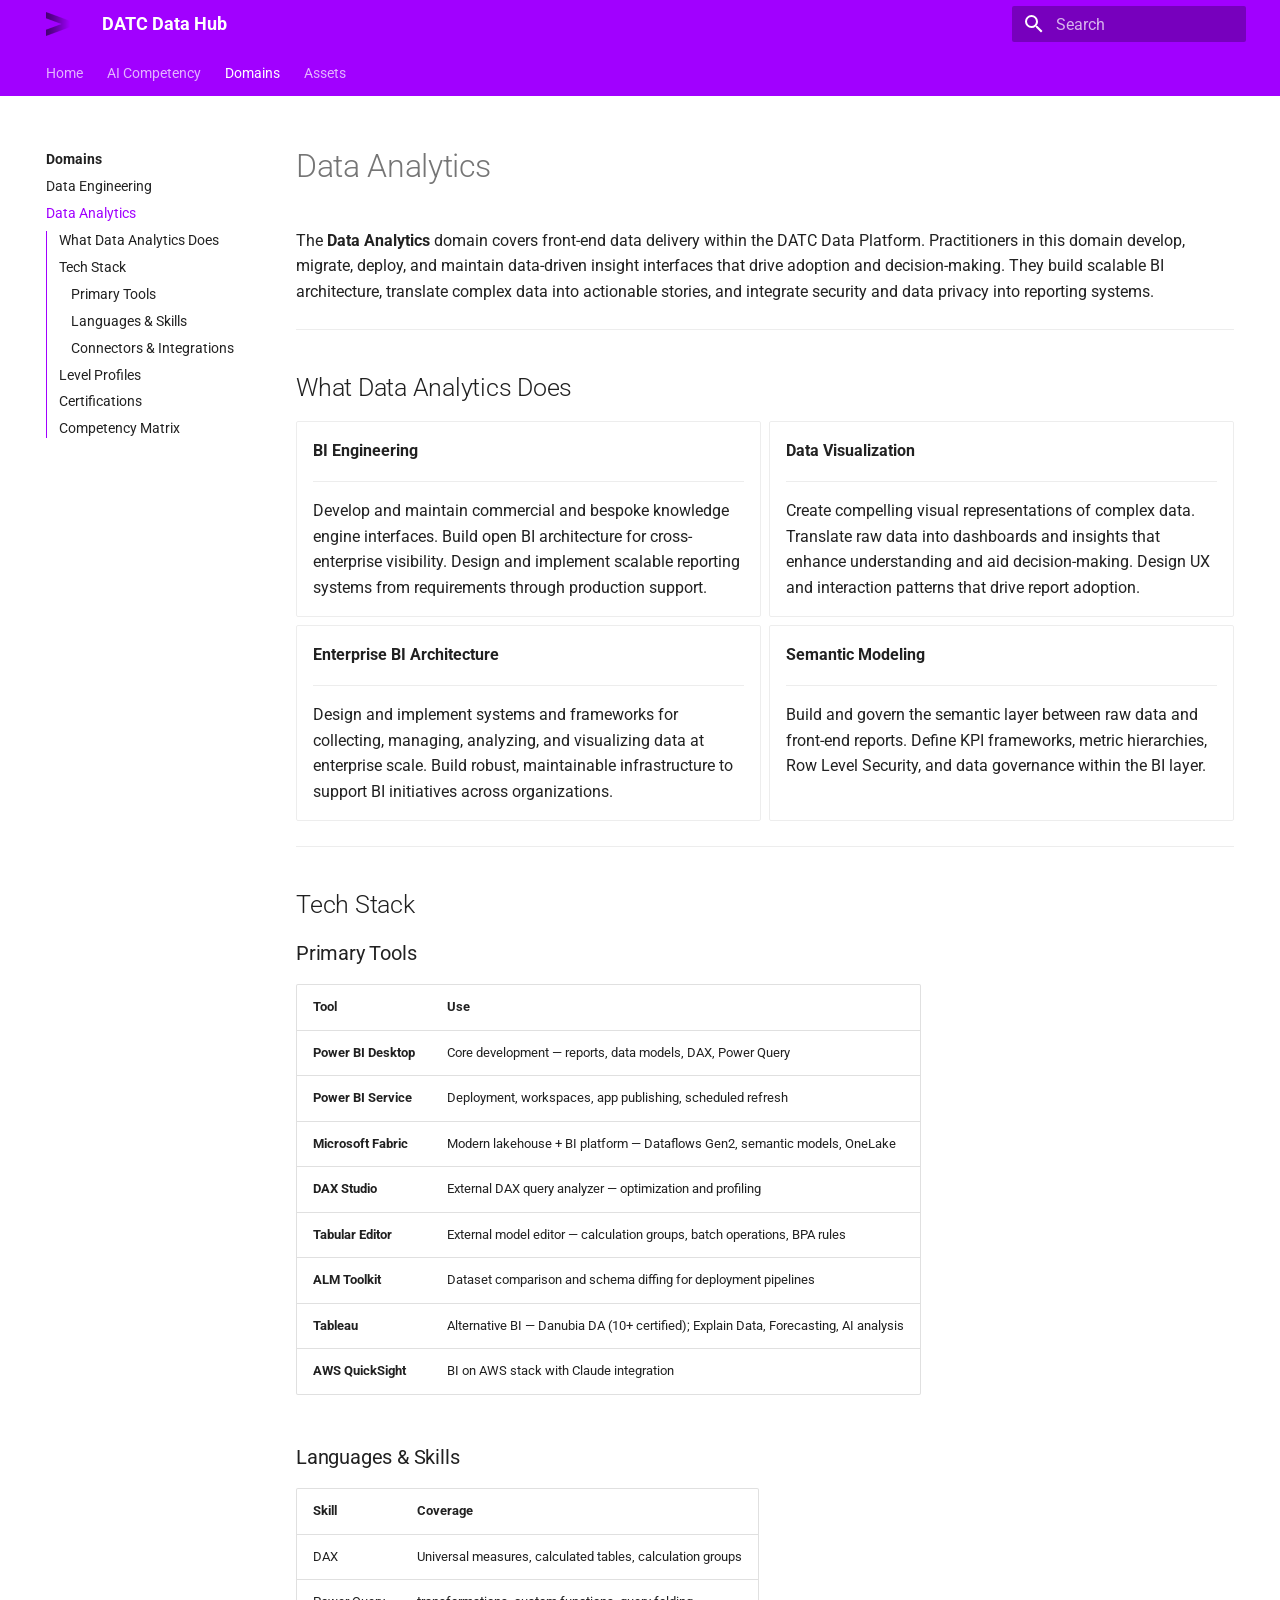
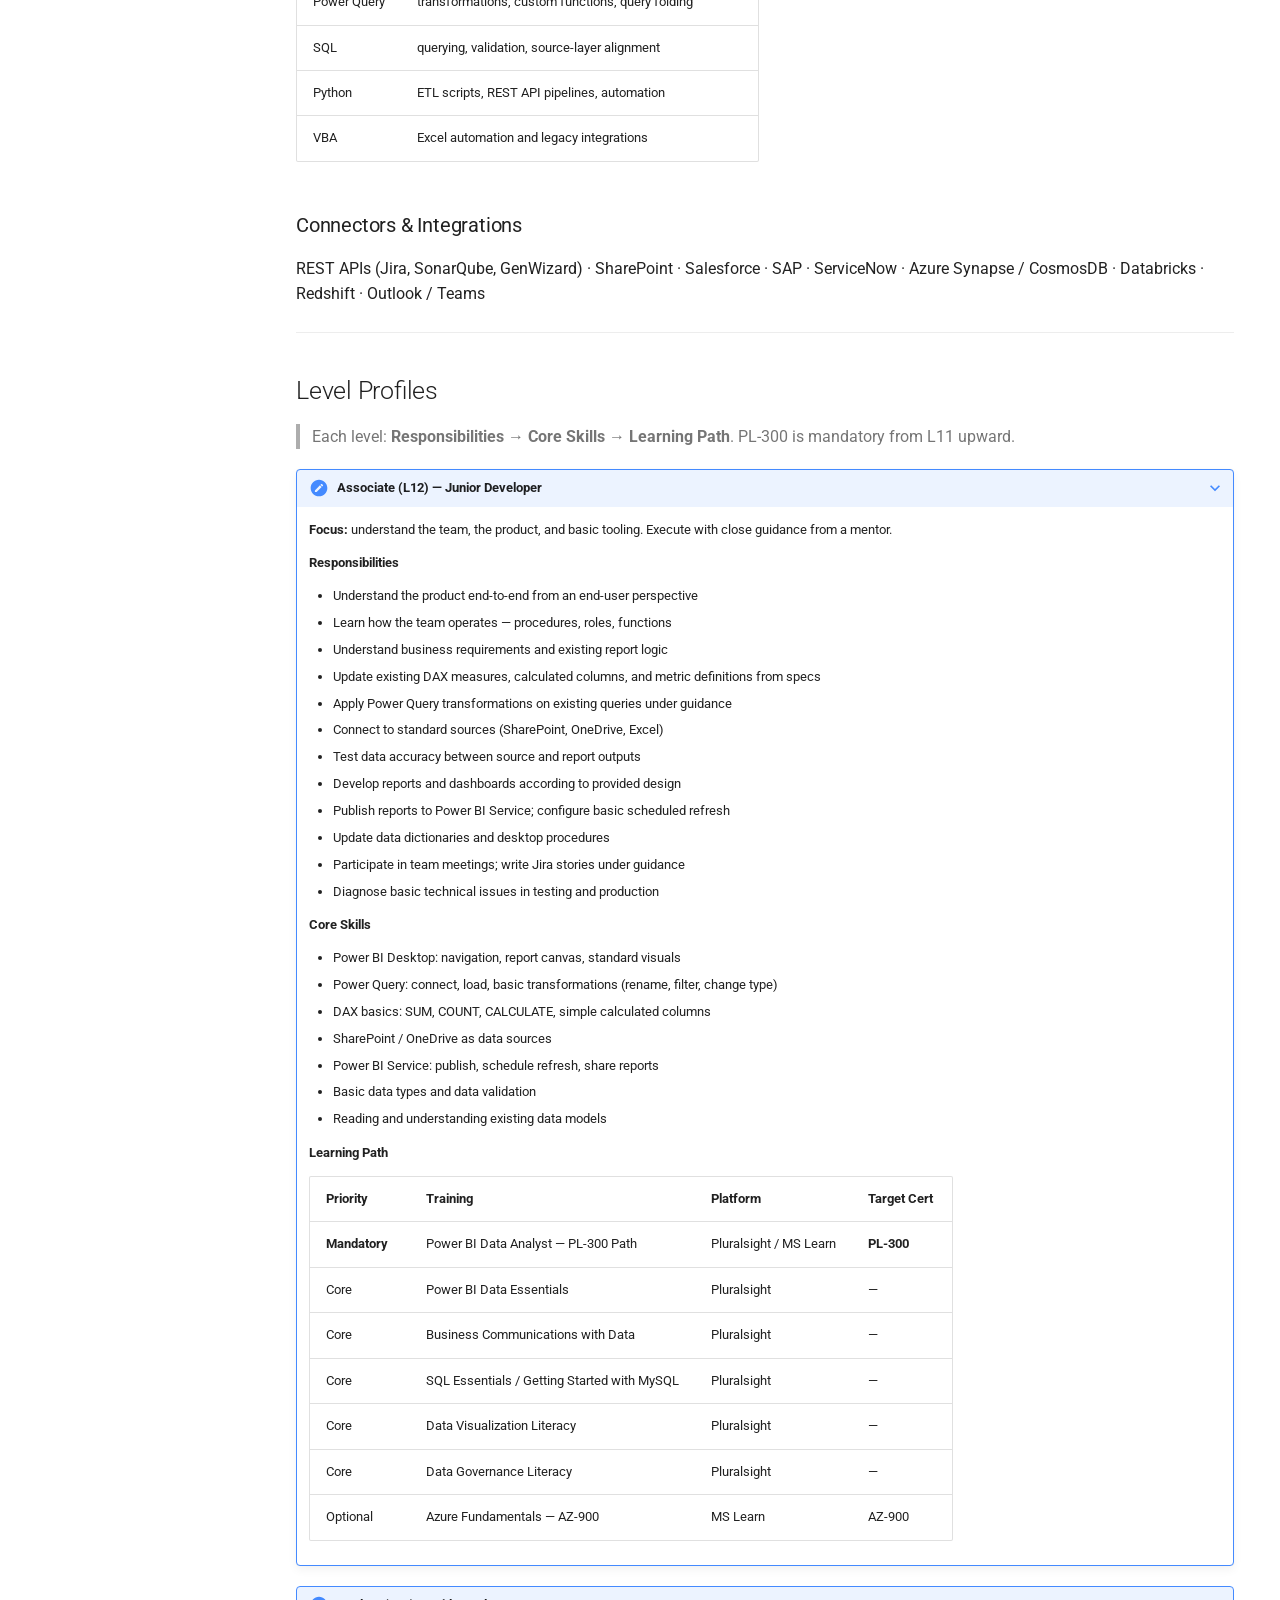
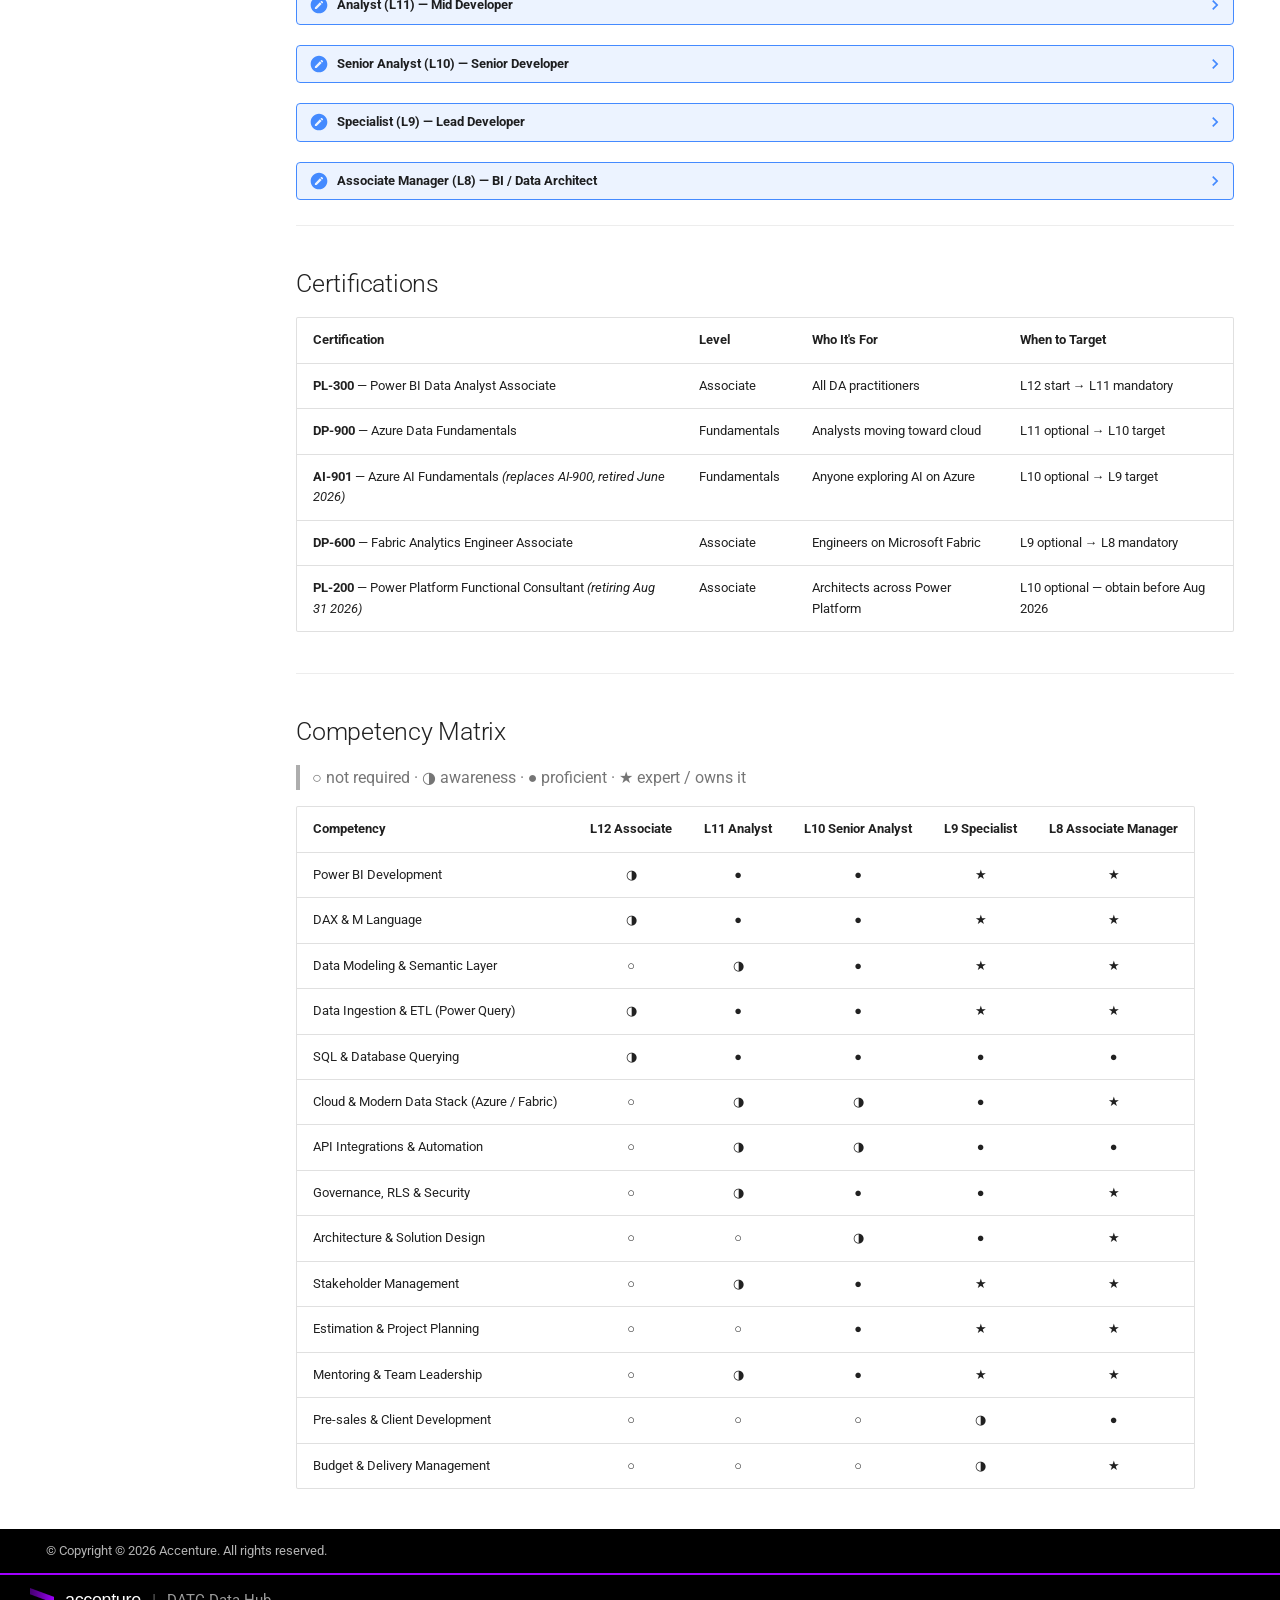
<file: domains/data-analytics/index.html>
<!doctype html>
<html lang="en" class="no-js">
  <head>
    
      <meta charset="utf-8">
      <meta name="viewport" content="width=device-width,initial-scale=1">
      
        <meta name="description" content="Learning paths and competency frameworks for the DATC Data Platform (DEVI)">
      
      
        <meta name="author" content="DATC Data Platform Team">
      
      
      
        <link rel="prev" href="../data-engineering/">
      
      
        <link rel="next" href="../../assets/">
      
      
        
      
      
      <link rel="icon" href="../../assets/accenture-favicon.ico">
      <meta name="generator" content="mkdocs-1.6.1, mkdocs-material-9.7.7">
    
    
      
        <title>Data Analytics - DATC Data Hub</title>
      
    
    
      <link rel="stylesheet" href="../../assets/stylesheets/main.ec1eaa64.min.css">
      
        
        <link rel="stylesheet" href="../../assets/stylesheets/palette.ab4e12ef.min.css">
      
      


    
    
      
    
    
      
        
        
        <link rel="preconnect" href="https://fonts.gstatic.com" crossorigin>
        <link rel="stylesheet" href="https://fonts.googleapis.com/css?family=Roboto:300,300i,400,400i,700,700i%7CRoboto+Mono:400,400i,700,700i&display=fallback">
        <style>:root{--md-text-font:"Roboto";--md-code-font:"Roboto Mono"}</style>
      
    
    
      <link rel="stylesheet" href="../../stylesheets/accenture.css">
    
    <script>__md_scope=new URL("../..",location),__md_hash=e=>[...e].reduce(((e,_)=>(e<<5)-e+_.charCodeAt(0)),0),__md_get=(e,_=localStorage,t=__md_scope)=>JSON.parse(_.getItem(t.pathname+"."+e)),__md_set=(e,_,t=localStorage,a=__md_scope)=>{try{t.setItem(a.pathname+"."+e,JSON.stringify(_))}catch(e){}}</script>
    
      

    
    
  </head>
  
  
    
    
    
    
    
    <body dir="ltr" data-md-color-scheme="default" data-md-color-primary="deep-purple" data-md-color-accent="deep-purple">
  
    
    <input class="md-toggle" data-md-toggle="drawer" type="checkbox" id="__drawer" autocomplete="off">
    <input class="md-toggle" data-md-toggle="search" type="checkbox" id="__search" autocomplete="off">
    <label class="md-overlay" for="__drawer"></label>
    <div data-md-component="skip">
      
        
        <a href="#data-analytics" class="md-skip">
          Skip to content
        </a>
      
    </div>
    <div data-md-component="announce">
      
    </div>
    
    
      

<header class="md-header" data-md-component="header">
  <nav class="md-header__inner md-grid" aria-label="Header">
    <a href="../.." title="DATC Data Hub" class="md-header__button md-logo" aria-label="DATC Data Hub" data-md-component="logo">
      
  <img src="../../assets/accenture-logo.png" alt="logo">

    </a>
    <label class="md-header__button md-icon" for="__drawer">
      
      <svg xmlns="http://www.w3.org/2000/svg" viewBox="0 0 24 24"><path d="M3 6h18v2H3zm0 5h18v2H3zm0 5h18v2H3z"/></svg>
    </label>
    <div class="md-header__title" data-md-component="header-title">
      <div class="md-header__ellipsis">
        <div class="md-header__topic">
          <span class="md-ellipsis">
            DATC Data Hub
          </span>
        </div>
        <div class="md-header__topic" data-md-component="header-topic">
          <span class="md-ellipsis">
            
              Data Analytics
            
          </span>
        </div>
      </div>
    </div>
    
      
    
    
    
    
      
      
        <label class="md-header__button md-icon" for="__search">
          
          <svg xmlns="http://www.w3.org/2000/svg" viewBox="0 0 24 24"><path d="M9.5 3A6.5 6.5 0 0 1 16 9.5c0 1.61-.59 3.09-1.56 4.23l.27.27h.79l5 5-1.5 1.5-5-5v-.79l-.27-.27A6.52 6.52 0 0 1 9.5 16 6.5 6.5 0 0 1 3 9.5 6.5 6.5 0 0 1 9.5 3m0 2C7 5 5 7 5 9.5S7 14 9.5 14 14 12 14 9.5 12 5 9.5 5"/></svg>
        </label>
        <div class="md-search" data-md-component="search" role="dialog">
  <label class="md-search__overlay" for="__search"></label>
  <div class="md-search__inner" role="search">
    <form class="md-search__form" name="search">
      <input type="text" class="md-search__input" name="query" aria-label="Search" placeholder="Search" autocapitalize="off" autocorrect="off" autocomplete="off" spellcheck="false" data-md-component="search-query" required>
      <label class="md-search__icon md-icon" for="__search">
        
        <svg xmlns="http://www.w3.org/2000/svg" viewBox="0 0 24 24"><path d="M9.5 3A6.5 6.5 0 0 1 16 9.5c0 1.61-.59 3.09-1.56 4.23l.27.27h.79l5 5-1.5 1.5-5-5v-.79l-.27-.27A6.52 6.52 0 0 1 9.5 16 6.5 6.5 0 0 1 3 9.5 6.5 6.5 0 0 1 9.5 3m0 2C7 5 5 7 5 9.5S7 14 9.5 14 14 12 14 9.5 12 5 9.5 5"/></svg>
        
        <svg xmlns="http://www.w3.org/2000/svg" viewBox="0 0 24 24"><path d="M20 11v2H8l5.5 5.5-1.42 1.42L4.16 12l7.92-7.92L13.5 5.5 8 11z"/></svg>
      </label>
      <nav class="md-search__options" aria-label="Search">
        
        <button type="reset" class="md-search__icon md-icon" title="Clear" aria-label="Clear" tabindex="-1">
          
          <svg xmlns="http://www.w3.org/2000/svg" viewBox="0 0 24 24"><path d="M19 6.41 17.59 5 12 10.59 6.41 5 5 6.41 10.59 12 5 17.59 6.41 19 12 13.41 17.59 19 19 17.59 13.41 12z"/></svg>
        </button>
      </nav>
      
        <div class="md-search__suggest" data-md-component="search-suggest"></div>
      
    </form>
    <div class="md-search__output">
      <div class="md-search__scrollwrap" tabindex="0" data-md-scrollfix>
        <div class="md-search-result" data-md-component="search-result">
          <div class="md-search-result__meta">
            Initializing search
          </div>
          <ol class="md-search-result__list" role="presentation"></ol>
        </div>
      </div>
    </div>
  </div>
</div>
      
    
    
  </nav>
  
</header>
    
    <div class="md-container" data-md-component="container">
      
      
        
          
            
<nav class="md-tabs" aria-label="Tabs" data-md-component="tabs">
  <div class="md-grid">
    <ul class="md-tabs__list">
      
        
  
  
  
  
    <li class="md-tabs__item">
      <a href="../.." class="md-tabs__link">
        
  
  
    
  
  Home

      </a>
    </li>
  

      
        
  
  
  
  
    
    
      <li class="md-tabs__item">
        <a href="../../ai-competency/" class="md-tabs__link">
          
  
  
    
  
  AI Competency

        </a>
      </li>
    
  

      
        
  
  
  
    
  
  
    
    
      <li class="md-tabs__item md-tabs__item--active">
        <a href="../" class="md-tabs__link">
          
  
  
    
  
  Domains

        </a>
      </li>
    
  

      
        
  
  
  
  
    <li class="md-tabs__item">
      <a href="../../assets/" class="md-tabs__link">
        
  
  
    
  
  Assets

      </a>
    </li>
  

      
    </ul>
  </div>
</nav>
          
        
      
      <main class="md-main" data-md-component="main">
        <div class="md-main__inner md-grid">
          
            
              
              <div class="md-sidebar md-sidebar--primary" data-md-component="sidebar" data-md-type="navigation" >
                <div class="md-sidebar__scrollwrap">
                  <div class="md-sidebar__inner">
                    


  


  

<nav class="md-nav md-nav--primary md-nav--lifted md-nav--integrated" aria-label="Navigation" data-md-level="0">
  <label class="md-nav__title" for="__drawer">
    <a href="../.." title="DATC Data Hub" class="md-nav__button md-logo" aria-label="DATC Data Hub" data-md-component="logo">
      
  <img src="../../assets/accenture-logo.png" alt="logo">

    </a>
    DATC Data Hub
  </label>
  
  <ul class="md-nav__list" data-md-scrollfix>
    
      
      
  
  
  
  
    <li class="md-nav__item">
      <a href="../.." class="md-nav__link">
        
  
  
  <span class="md-ellipsis">
    
  
    Home
  

    
  </span>
  
  

      </a>
    </li>
  

    
      
      
  
  
  
  
    
    
      
        
          
        
      
        
      
        
      
    
    
    
      
      
        
      
    
    
    <li class="md-nav__item md-nav__item--nested">
      
        
        
          
        
        <input class="md-nav__toggle md-toggle md-toggle--indeterminate" type="checkbox" id="__nav_2" >
        
          
          <div class="md-nav__link md-nav__container">
            <a href="../../ai-competency/" class="md-nav__link ">
              
  
  
  <span class="md-ellipsis">
    
  
    AI Competency
  

    
  </span>
  
  

            </a>
            
              
              <label class="md-nav__link " for="__nav_2" id="__nav_2_label" tabindex="0">
                <span class="md-nav__icon md-icon"></span>
              </label>
            
          </div>
        
        <nav class="md-nav" data-md-level="1" aria-labelledby="__nav_2_label" aria-expanded="false">
          <label class="md-nav__title" for="__nav_2">
            <span class="md-nav__icon md-icon"></span>
            
  
    AI Competency
  

          </label>
          <ul class="md-nav__list" data-md-scrollfix>
            
              
            
              
                
  
  
  
  
    <li class="md-nav__item">
      <a href="../../ai-competency/ai-data-engineering/" class="md-nav__link">
        
  
  
  <span class="md-ellipsis">
    
  
    AI Data Engineering
  

    
  </span>
  
  

      </a>
    </li>
  

              
            
              
                
  
  
  
  
    <li class="md-nav__item">
      <a href="../../ai-competency/ai-data-analytics/" class="md-nav__link">
        
  
  
  <span class="md-ellipsis">
    
  
    AI Data Analytics
  

    
  </span>
  
  

      </a>
    </li>
  

              
            
          </ul>
        </nav>
      
    </li>
  

    
      
      
  
  
    
  
  
  
    
    
      
        
          
        
      
        
      
        
      
    
    
    
      
        
        
      
      
        
      
    
    
    <li class="md-nav__item md-nav__item--active md-nav__item--section md-nav__item--nested">
      
        
        
        <input class="md-nav__toggle md-toggle " type="checkbox" id="__nav_3" checked>
        
          
          <div class="md-nav__link md-nav__container">
            <a href="../" class="md-nav__link ">
              
  
  
  <span class="md-ellipsis">
    
  
    Domains
  

    
  </span>
  
  

            </a>
            
              
              <label class="md-nav__link " for="__nav_3" id="__nav_3_label" tabindex="">
                <span class="md-nav__icon md-icon"></span>
              </label>
            
          </div>
        
        <nav class="md-nav" data-md-level="1" aria-labelledby="__nav_3_label" aria-expanded="true">
          <label class="md-nav__title" for="__nav_3">
            <span class="md-nav__icon md-icon"></span>
            
  
    Domains
  

          </label>
          <ul class="md-nav__list" data-md-scrollfix>
            
              
            
              
                
  
  
  
  
    <li class="md-nav__item">
      <a href="../data-engineering/" class="md-nav__link">
        
  
  
  <span class="md-ellipsis">
    
  
    Data Engineering
  

    
  </span>
  
  

      </a>
    </li>
  

              
            
              
                
  
  
    
  
  
  
    <li class="md-nav__item md-nav__item--active">
      
      <input class="md-nav__toggle md-toggle" type="checkbox" id="__toc">
      
      
        
      
      
        <label class="md-nav__link md-nav__link--active" for="__toc">
          
  
  
  <span class="md-ellipsis">
    
  
    Data Analytics
  

    
  </span>
  
  

          <span class="md-nav__icon md-icon"></span>
        </label>
      
      <a href="./" class="md-nav__link md-nav__link--active">
        
  
  
  <span class="md-ellipsis">
    
  
    Data Analytics
  

    
  </span>
  
  

      </a>
      
        

<nav class="md-nav md-nav--secondary" aria-label="Table of contents">
  
  
  
    
  
  
    <label class="md-nav__title" for="__toc">
      <span class="md-nav__icon md-icon"></span>
      Table of contents
    </label>
    <ul class="md-nav__list" data-md-component="toc" data-md-scrollfix>
      
        <li class="md-nav__item">
  <a href="#what-data-analytics-does" class="md-nav__link">
    <span class="md-ellipsis">
      
        What Data Analytics Does
      
    </span>
  </a>
  
</li>
      
        <li class="md-nav__item">
  <a href="#tech-stack" class="md-nav__link">
    <span class="md-ellipsis">
      
        Tech Stack
      
    </span>
  </a>
  
    <nav class="md-nav" aria-label="Tech Stack">
      <ul class="md-nav__list">
        
          <li class="md-nav__item">
  <a href="#primary-tools" class="md-nav__link">
    <span class="md-ellipsis">
      
        Primary Tools
      
    </span>
  </a>
  
</li>
        
          <li class="md-nav__item">
  <a href="#languages-skills" class="md-nav__link">
    <span class="md-ellipsis">
      
        Languages &amp; Skills
      
    </span>
  </a>
  
</li>
        
          <li class="md-nav__item">
  <a href="#connectors-integrations" class="md-nav__link">
    <span class="md-ellipsis">
      
        Connectors &amp; Integrations
      
    </span>
  </a>
  
</li>
        
      </ul>
    </nav>
  
</li>
      
        <li class="md-nav__item">
  <a href="#level-profiles" class="md-nav__link">
    <span class="md-ellipsis">
      
        Level Profiles
      
    </span>
  </a>
  
</li>
      
        <li class="md-nav__item">
  <a href="#certifications" class="md-nav__link">
    <span class="md-ellipsis">
      
        Certifications
      
    </span>
  </a>
  
</li>
      
        <li class="md-nav__item">
  <a href="#competency-matrix" class="md-nav__link">
    <span class="md-ellipsis">
      
        Competency Matrix
      
    </span>
  </a>
  
</li>
      
    </ul>
  
</nav>
      
    </li>
  

              
            
          </ul>
        </nav>
      
    </li>
  

    
      
      
  
  
  
  
    <li class="md-nav__item">
      <a href="../../assets/" class="md-nav__link">
        
  
  
  <span class="md-ellipsis">
    
  
    Assets
  

    
  </span>
  
  

      </a>
    </li>
  

    
  </ul>
</nav>
                  </div>
                </div>
              </div>
            
            
          
          
            <div class="md-content" data-md-component="content">
              
              <article class="md-content__inner md-typeset">
                
                  



<h1 id="data-analytics">Data Analytics</h1>
<p>The <strong>Data Analytics</strong> domain covers front-end data delivery within the DATC Data Platform. Practitioners in this domain develop, migrate, deploy, and maintain data-driven insight interfaces that drive adoption and decision-making. They build scalable BI architecture, translate complex data into actionable stories, and integrate security and data privacy into reporting systems.</p>
<hr />
<h2 id="what-data-analytics-does">What Data Analytics Does</h2>
<div class="grid cards">
<ul>
<li>
<p><strong>BI Engineering</strong></p>
<hr />
<p>Develop and maintain commercial and bespoke knowledge engine interfaces. Build open BI architecture for cross-enterprise visibility. Design and implement scalable reporting systems from requirements through production support.</p>
</li>
<li>
<p><strong>Data Visualization</strong></p>
<hr />
<p>Create compelling visual representations of complex data. Translate raw data into dashboards and insights that enhance understanding and aid decision-making. Design UX and interaction patterns that drive report adoption.</p>
</li>
<li>
<p><strong>Enterprise BI Architecture</strong></p>
<hr />
<p>Design and implement systems and frameworks for collecting, managing, analyzing, and visualizing data at enterprise scale. Build robust, maintainable infrastructure to support BI initiatives across organizations.</p>
</li>
<li>
<p><strong>Semantic Modeling</strong></p>
<hr />
<p>Build and govern the semantic layer between raw data and front-end reports. Define KPI frameworks, metric hierarchies, Row Level Security, and data governance within the BI layer.</p>
</li>
</ul>
</div>
<hr />
<h2 id="tech-stack">Tech Stack</h2>
<h3 id="primary-tools">Primary Tools</h3>
<table>
<thead>
<tr>
<th>Tool</th>
<th>Use</th>
</tr>
</thead>
<tbody>
<tr>
<td><strong>Power BI Desktop</strong></td>
<td>Core development — reports, data models, DAX, Power Query</td>
</tr>
<tr>
<td><strong>Power BI Service</strong></td>
<td>Deployment, workspaces, app publishing, scheduled refresh</td>
</tr>
<tr>
<td><strong>Microsoft Fabric</strong></td>
<td>Modern lakehouse + BI platform — Dataflows Gen2, semantic models, OneLake</td>
</tr>
<tr>
<td><strong>DAX Studio</strong></td>
<td>External DAX query analyzer — optimization and profiling</td>
</tr>
<tr>
<td><strong>Tabular Editor</strong></td>
<td>External model editor — calculation groups, batch operations, BPA rules</td>
</tr>
<tr>
<td><strong>ALM Toolkit</strong></td>
<td>Dataset comparison and schema diffing for deployment pipelines</td>
</tr>
<tr>
<td><strong>Tableau</strong></td>
<td>Alternative BI — Danubia DA (10+ certified); Explain Data, Forecasting, AI analysis</td>
</tr>
<tr>
<td><strong>AWS QuickSight</strong></td>
<td>BI on AWS stack with Claude integration</td>
</tr>
</tbody>
</table>
<h3 id="languages-skills">Languages &amp; Skills</h3>
<table>
<thead>
<tr>
<th>Skill</th>
<th>Coverage</th>
</tr>
</thead>
<tbody>
<tr>
<td>DAX</td>
<td>Universal measures, calculated tables, calculation groups</td>
</tr>
<tr>
<td>Power Query</td>
<td>transformations, custom functions, query folding</td>
</tr>
<tr>
<td>SQL</td>
<td>querying, validation, source-layer alignment</td>
</tr>
<tr>
<td>Python</td>
<td>ETL scripts, REST API pipelines, automation</td>
</tr>
<tr>
<td>VBA</td>
<td>Excel automation and legacy integrations</td>
</tr>
</tbody>
</table>
<h3 id="connectors-integrations">Connectors &amp; Integrations</h3>
<p>REST APIs (Jira, SonarQube, GenWizard) · SharePoint · Salesforce · SAP · ServiceNow · Azure Synapse / CosmosDB · Databricks · Redshift · Outlook / Teams</p>
<hr />
<h2 id="level-profiles">Level Profiles</h2>
<blockquote>
<p>Each level: <strong>Responsibilities</strong> → <strong>Core Skills</strong> → <strong>Learning Path</strong>. PL-300 is mandatory from L11 upward.</p>
</blockquote>
<details class="note" open="open">
<summary>Associate (L12) — Junior Developer</summary>
<p><strong>Focus:</strong> understand the team, the product, and basic tooling. Execute with close guidance from a mentor.</p>
<p><strong>Responsibilities</strong></p>
<ul>
<li>Understand the product end-to-end from an end-user perspective</li>
<li>Learn how the team operates — procedures, roles, functions</li>
<li>Understand business requirements and existing report logic</li>
<li>Update existing DAX measures, calculated columns, and metric definitions from specs</li>
<li>Apply Power Query transformations on existing queries under guidance</li>
<li>Connect to standard sources (SharePoint, OneDrive, Excel)</li>
<li>Test data accuracy between source and report outputs</li>
<li>Develop reports and dashboards according to provided design</li>
<li>Publish reports to Power BI Service; configure basic scheduled refresh</li>
<li>Update data dictionaries and desktop procedures</li>
<li>Participate in team meetings; write Jira stories under guidance</li>
<li>Diagnose basic technical issues in testing and production</li>
</ul>
<p><strong>Core Skills</strong></p>
<ul>
<li>Power BI Desktop: navigation, report canvas, standard visuals</li>
<li>Power Query: connect, load, basic transformations (rename, filter, change type)</li>
<li>DAX basics: SUM, COUNT, CALCULATE, simple calculated columns</li>
<li>SharePoint / OneDrive as data sources</li>
<li>Power BI Service: publish, schedule refresh, share reports</li>
<li>Basic data types and data validation</li>
<li>Reading and understanding existing data models</li>
</ul>
<p><strong>Learning Path</strong></p>
<table>
<thead>
<tr>
<th>Priority</th>
<th>Training</th>
<th>Platform</th>
<th>Target Cert</th>
</tr>
</thead>
<tbody>
<tr>
<td><strong>Mandatory</strong></td>
<td>Power BI Data Analyst — PL-300 Path</td>
<td>Pluralsight / MS Learn</td>
<td><strong>PL-300</strong></td>
</tr>
<tr>
<td>Core</td>
<td>Power BI Data Essentials</td>
<td>Pluralsight</td>
<td>—</td>
</tr>
<tr>
<td>Core</td>
<td>Business Communications with Data</td>
<td>Pluralsight</td>
<td>—</td>
</tr>
<tr>
<td>Core</td>
<td>SQL Essentials / Getting Started with MySQL</td>
<td>Pluralsight</td>
<td>—</td>
</tr>
<tr>
<td>Core</td>
<td>Data Visualization Literacy</td>
<td>Pluralsight</td>
<td>—</td>
</tr>
<tr>
<td>Core</td>
<td>Data Governance Literacy</td>
<td>Pluralsight</td>
<td>—</td>
</tr>
<tr>
<td>Optional</td>
<td>Azure Fundamentals — AZ-900</td>
<td>MS Learn</td>
<td>AZ-900</td>
</tr>
</tbody>
</table>
</details>
<details class="note">
<summary>Analyst (L11) — Mid Developer</summary>
<p><strong>Focus:</strong> deliver independently on standard tasks; start owning report areas; contribute to documentation.</p>
<p><strong>Responsibilities</strong></p>
<ul>
<li>Write DAX measures and M transformations from scratch for new requirements</li>
<li>Understand business requirements and process flow; translate to technical specifications</li>
<li>Build new report pages and visuals independently, following design patterns</li>
<li>Extend existing data models: new tables, relationships, additional sources</li>
<li>Handle multiple source types (SQL, APIs, SharePoint, Databricks)</li>
<li>Manage gateway connections and refresh rules</li>
<li>Write functional and technical documentation; create and update data dictionaries</li>
<li>Conduct data quality checks across source → model → visual layer</li>
<li>Deploy reports via DevOps / ALM pipelines under senior guidance</li>
<li>Participate in requirements workshops; ask clarifying questions</li>
<li>Support senior developers on complex model and DAX changes</li>
<li>Help guide associate-level team members when possible</li>
</ul>
<p><strong>Core Skills</strong></p>
<ul>
<li>DAX intermediate: FILTER, RELATED, CALCULATE with complex predicates, basic time intelligence (SAMEPERIODLASTYEAR, DATESYTD)</li>
<li>Power Query / M: merge, append, custom columns, conditional logic, M formula basics</li>
<li>Data modeling: star schema, 1:N and M:M relationships, calculated tables</li>
<li>Row Level Security: static RLS setup and testing</li>
<li>Power BI Service: workspaces, app publishing, sensitivity labels</li>
<li>DevOps / ALM: understanding deployment pipelines; basic promotion flow</li>
<li>SQL: SELECT, JOIN, WHERE, GROUP BY — querying source databases</li>
<li>Technical documentation and metrics definitions</li>
</ul>
<p><strong>Learning Path</strong></p>
<table>
<thead>
<tr>
<th>Priority</th>
<th>Training</th>
<th>Platform</th>
<th>Target Cert</th>
</tr>
</thead>
<tbody>
<tr>
<td><strong>Mandatory</strong></td>
<td>PL-300 — obtain if not yet certified</td>
<td>MS Learn / Pluralsight</td>
<td><strong>PL-300</strong></td>
</tr>
<tr>
<td>Core</td>
<td>Power BI for Admins Path</td>
<td>Pluralsight</td>
<td>—</td>
</tr>
<tr>
<td>Core</td>
<td>Data Architecture: Foundations</td>
<td>Pluralsight</td>
<td>—</td>
</tr>
<tr>
<td>Core</td>
<td>Developing SQL Server Databases</td>
<td>Pluralsight</td>
<td>—</td>
</tr>
<tr>
<td>Core</td>
<td>Report and Dashboard Creation — MS Docs</td>
<td>MS Learn</td>
<td>—</td>
</tr>
<tr>
<td>Core</td>
<td>Power BI DAX Functions Full Course</td>
<td>YouTube / SQLBI</td>
<td>—</td>
</tr>
<tr>
<td>Optional</td>
<td>Azure Data Fundamentals — DP-900</td>
<td>MS Learn</td>
<td>DP-900</td>
</tr>
</tbody>
</table>
</details>
<details class="note">
<summary>Senior Analyst (L10) — Senior Developer</summary>
<p><strong>Focus:</strong> fully own report lifecycle; estimate effort; start leading smaller sub-scopes and mentoring.</p>
<p><strong>Responsibilities</strong></p>
<ul>
<li>Independently manage full report lifecycle: requirements → design → build → test → production support</li>
<li>Analyze business requirements; recommend new KPIs and report structures</li>
<li>Design data models end-to-end: star schema, semantic layer, calculated tables</li>
<li>Evaluate KPIs; translate complex business logic into robust, maintainable DAX</li>
<li>Write and maintain M transformations for complex multi-source scenarios</li>
<li>Align Data Source and ETL design within Power BI context</li>
<li>Create and own implementation plans with effort/cost estimation and timelines</li>
<li>Deploy and manage deployment pipelines (ALM, DevOps)</li>
<li>Implement Row Level Security (static and dynamic) and workspace access management</li>
<li>Write client presentations, data dictionaries, process documentation</li>
<li>Perform preventive maintenance and integrate configuration changes</li>
<li>Mentor Analyst and Associate-level developers; provide daily guidance</li>
<li>Integrate data across application layers, subsystems, and data sources</li>
<li>Foresee issues ahead of time; design around them or resolve before they surface</li>
</ul>
<p><strong>Core Skills</strong></p>
<ul>
<li>Advanced DAX: calculation groups, field parameters, dynamic titles, RANKX, TOPN, VAR patterns</li>
<li>Advanced Power Query / M: custom functions, error handling, query folding awareness</li>
<li>Semantic model design: aggregations, hierarchies, bi-directional filters (when to use / avoid)</li>
<li>Performance optimization: model size, Vertipaq Analyzer, DAX query plans</li>
<li>DevOps / ALM: manage full deployment pipeline, environment promotion, workspace roles</li>
<li>REST API connectivity: paginated endpoints, custom connectors basics</li>
<li>Dynamic RLS: USERNAME(), OLS</li>
<li>Azure basics: Azure SQL, Synapse serverless views as PBI source</li>
<li>Effort estimation and project planning</li>
</ul>
<p><strong>Learning Path</strong></p>
<table>
<thead>
<tr>
<th>Priority</th>
<th>Training</th>
<th>Platform</th>
<th>Target Cert</th>
</tr>
</thead>
<tbody>
<tr>
<td><strong>Mandatory</strong></td>
<td>PL-300 — must be certified</td>
<td>MS Learn</td>
<td><strong>PL-300</strong></td>
</tr>
<tr>
<td>Core</td>
<td>Azure Data Fundamentals — DP-900</td>
<td>MS Learn / Pluralsight</td>
<td><strong>DP-900</strong></td>
</tr>
<tr>
<td>Core</td>
<td>DAX by Real-World Problems</td>
<td>SQLBI</td>
<td>—</td>
</tr>
<tr>
<td>Core</td>
<td>Power Query Deep Dive</td>
<td>Pluralsight</td>
<td>—</td>
</tr>
<tr>
<td>Core</td>
<td>DevOps / ALM Pipeline Management</td>
<td>Pluralsight</td>
<td>—</td>
</tr>
<tr>
<td>Optional</td>
<td>Azure AI Fundamentals — AI-901</td>
<td>MS Learn</td>
<td>AI-901</td>
</tr>
<tr>
<td>Optional</td>
<td>Python Data Essentials</td>
<td>Pluralsight</td>
<td>—</td>
</tr>
<tr>
<td>Optional</td>
<td>Databricks Getting Started</td>
<td>Databricks Academy</td>
<td>—</td>
</tr>
</tbody>
</table>
</details>
<details class="note">
<summary>Specialist (L9) — Lead Developer</summary>
<p><strong>Focus:</strong> lead reporting ecosystems end-to-end; own architecture and design; coordinate teams and stakeholders.</p>
<p><strong>Responsibilities</strong></p>
<ul>
<li>Design and own large-scale reporting ecosystems (30+ sources, 60+ reports)</li>
<li>Define KPI frameworks, SLA methodologies, and data governance standards</li>
<li>Lead solution design and business analysis alongside development</li>
<li>Architect semantic models end-to-end — calculation groups, field parameters, dynamic axes, bookmarks</li>
<li>Migrate legacy systems (Excel, flat files, PostgreSQL) to Power BI / Microsoft Fabric</li>
<li>Build automated REST API pipelines (paginated endpoints, Jira, ServiceNow, GenWizard)</li>
<li>Coordinate with data engineering / ingestion teams; align platforms with reporting layer</li>
<li>Conduct performance optimization at architectural, DAX, and model-compression level</li>
<li>Manage stakeholder alignment, change requests, and monthly business validations</li>
<li>Run estimation and scoping on new projects; contribute to pre-sales</li>
<li>Produce knowledge-transfer documentation for long-term maintainability</li>
<li>Introduce Power Apps / Power Automate forms to replace manual data entry</li>
<li>Lead and mentor the full team; run stand-ups and 1-2-1s</li>
<li>Monitor team chargeability and project delivery accuracy</li>
</ul>
<p><strong>Core Skills</strong></p>
<ul>
<li>Full Power BI architecture: gateway strategy, dataset reuse, composite models, DirectQuery vs. Import trade-offs</li>
<li>Microsoft Fabric: Lakehouse, Dataflows Gen2, semantic model in Fabric, OneLake</li>
<li>API integrations: Python or Power Query for REST APIs, pagination, auth flows (OAuth, API Key)</li>
<li>Advanced DAX: DETAILROWS, INFO functions, calculation groups, dynamic format strings</li>
<li>Stakeholder management: requirements workshops, change management, monthly validations</li>
<li>Power Apps + Power Automate: form-driven data entry flows replacing manual Excel/email processes</li>
<li>Leadership: estimation, mentoring, chargeability monitoring, 1-2-1s, stand-ups</li>
</ul>
<p><strong>Learning Path</strong></p>
<table>
<thead>
<tr>
<th>Priority</th>
<th>Training</th>
<th>Platform</th>
<th>Target Cert</th>
</tr>
</thead>
<tbody>
<tr>
<td><strong>Mandatory</strong></td>
<td>PL-300 — must be certified</td>
<td>—</td>
<td><strong>PL-300</strong></td>
</tr>
<tr>
<td>Core</td>
<td>Azure AI Fundamentals — AI-901</td>
<td>MS Learn</td>
<td><strong>AI-901</strong></td>
</tr>
<tr>
<td>Core</td>
<td>Microsoft Fabric — DP-600 Intro Path</td>
<td>MS Learn / Pluralsight</td>
<td>—</td>
</tr>
<tr>
<td>Core</td>
<td>Python for Data Analysis</td>
<td>Pluralsight</td>
<td>—</td>
</tr>
<tr>
<td>Core</td>
<td>TQ Agentic AI Training (FY26 priority)</td>
<td>Internal / TQ</td>
<td>—</td>
</tr>
<tr>
<td>Optional</td>
<td>Implementing Analytics Solutions — DP-600</td>
<td>MS Learn</td>
<td>DP-600</td>
</tr>
<tr>
<td>Optional</td>
<td>Databricks Data Analyst Associate</td>
<td>Databricks Academy</td>
<td>Databricks DA</td>
</tr>
<tr>
<td>Optional</td>
<td>Scrum Master</td>
<td>Scrum.org</td>
<td>PSM I</td>
</tr>
</tbody>
</table>
</details>
<details class="note">
<summary>Associate Manager (L8) — BI / Data Architect</summary>
<p><strong>Focus:</strong> lead beyond delivery — architecture vision, people, budget, clients, domain strategy.</p>
<p><strong>Responsibilities</strong></p>
<ul>
<li>Lead activities across multiple projects and teams simultaneously</li>
<li>Own team allocation, annual talent discussions, one-sliders</li>
<li>Drive new project estimations, pre-sales discussions, and client visits</li>
<li>Define and own end-to-end analytics architecture vision for the team</li>
<li>Set and evolve technical standards and best practices for the domain</li>
<li>Act as escalation point for complex technical and stakeholder challenges</li>
<li>Drive certification roadmap and training strategy across all levels</li>
<li>Manage monthly budget updates and project status reporting</li>
<li>Collaborate with platform leads on domain strategy and upskilling priorities</li>
<li>Build external client relationships and develop domain expertise visibility</li>
<li>Represent the team in cross-domain governance and platform meetings</li>
</ul>
<p><strong>Core Skills</strong></p>
<ul>
<li>End-to-end analytics architecture: Fabric, Azure Synapse, Power BI Premium / Fabric capacity planning</li>
<li>Enterprise governance: tenant settings, sensitivity labels, data lineage, audit logs, Purview</li>
<li>Platform strategy: tool selection trade-offs (Power BI vs. Fabric vs. Azure Synapse Analytics)</li>
<li>Power Platform breadth: Power Apps model-driven apps, Power Automate cloud flows, Copilot Studio basics</li>
<li>Pre-sales: solution scoping, effort estimation, proposal writing, client workshops</li>
<li>People leadership: talent reviews, one-sliders, coaching, career path guidance</li>
<li>Budget and delivery: Myte tracking, monthly status reporting, chargeability management</li>
</ul>
<p><strong>Learning Path</strong></p>
<table>
<thead>
<tr>
<th>Priority</th>
<th>Training</th>
<th>Platform</th>
<th>Target Cert</th>
</tr>
</thead>
<tbody>
<tr>
<td><strong>Mandatory</strong></td>
<td>PL-300 — must be certified</td>
<td>—</td>
<td><strong>PL-300</strong></td>
</tr>
<tr>
<td><strong>Mandatory</strong></td>
<td>Implementing Analytics Solutions — DP-600</td>
<td>MS Learn / Pluralsight</td>
<td><strong>DP-600</strong></td>
</tr>
<tr>
<td><strong>Mandatory</strong></td>
<td>Power Platform Functional Consultant — PL-200 <em>(retiring Aug 31 2026 — plan ahead)</em></td>
<td>MS Learn</td>
<td><strong>PL-200</strong></td>
</tr>
<tr>
<td>Core</td>
<td>DP-900 + AI-901 (if not yet obtained)</td>
<td>MS Learn</td>
<td>DP-900 · AI-901</td>
</tr>
<tr>
<td>Core</td>
<td>Cloud architecture patterns (Azure / Fabric)</td>
<td>Pluralsight / A Cloud Guru</td>
<td>—</td>
</tr>
<tr>
<td>Core</td>
<td>Leadership &amp; Scrum Master</td>
<td>Scrum.org</td>
<td>PSM I</td>
</tr>
<tr>
<td>Optional</td>
<td>Databricks Data Analyst Associate</td>
<td>Databricks Academy</td>
<td>—</td>
</tr>
</tbody>
</table>
</details>
<hr />
<h2 id="certifications">Certifications</h2>
<table>
<thead>
<tr>
<th>Certification</th>
<th>Level</th>
<th>Who It's For</th>
<th>When to Target</th>
</tr>
</thead>
<tbody>
<tr>
<td><strong>PL-300</strong> — Power BI Data Analyst Associate</td>
<td>Associate</td>
<td>All DA practitioners</td>
<td>L12 start → L11 mandatory</td>
</tr>
<tr>
<td><strong>DP-900</strong> — Azure Data Fundamentals</td>
<td>Fundamentals</td>
<td>Analysts moving toward cloud</td>
<td>L11 optional → L10 target</td>
</tr>
<tr>
<td><strong>AI-901</strong> — Azure AI Fundamentals <em>(replaces AI-900, retired June 2026)</em></td>
<td>Fundamentals</td>
<td>Anyone exploring AI on Azure</td>
<td>L10 optional → L9 target</td>
</tr>
<tr>
<td><strong>DP-600</strong> — Fabric Analytics Engineer Associate</td>
<td>Associate</td>
<td>Engineers on Microsoft Fabric</td>
<td>L9 optional → L8 mandatory</td>
</tr>
<tr>
<td><strong>PL-200</strong> — Power Platform Functional Consultant <em>(retiring Aug 31 2026)</em></td>
<td>Associate</td>
<td>Architects across Power Platform</td>
<td>L10 optional — obtain before Aug 2026</td>
</tr>
</tbody>
</table>
<hr />
<h2 id="competency-matrix">Competency Matrix</h2>
<blockquote>
<p>○ not required · ◑ awareness · ● proficient · ★ expert / owns it</p>
</blockquote>
<table>
<thead>
<tr>
<th>Competency</th>
<th style="text-align: center;">L12 Associate</th>
<th style="text-align: center;">L11 Analyst</th>
<th style="text-align: center;">L10 Senior Analyst</th>
<th style="text-align: center;">L9 Specialist</th>
<th style="text-align: center;">L8 Associate Manager</th>
</tr>
</thead>
<tbody>
<tr>
<td>Power BI Development</td>
<td style="text-align: center;">◑</td>
<td style="text-align: center;">●</td>
<td style="text-align: center;">●</td>
<td style="text-align: center;">★</td>
<td style="text-align: center;">★</td>
</tr>
<tr>
<td>DAX &amp; M Language</td>
<td style="text-align: center;">◑</td>
<td style="text-align: center;">●</td>
<td style="text-align: center;">●</td>
<td style="text-align: center;">★</td>
<td style="text-align: center;">★</td>
</tr>
<tr>
<td>Data Modeling &amp; Semantic Layer</td>
<td style="text-align: center;">○</td>
<td style="text-align: center;">◑</td>
<td style="text-align: center;">●</td>
<td style="text-align: center;">★</td>
<td style="text-align: center;">★</td>
</tr>
<tr>
<td>Data Ingestion &amp; ETL (Power Query)</td>
<td style="text-align: center;">◑</td>
<td style="text-align: center;">●</td>
<td style="text-align: center;">●</td>
<td style="text-align: center;">★</td>
<td style="text-align: center;">★</td>
</tr>
<tr>
<td>SQL &amp; Database Querying</td>
<td style="text-align: center;">◑</td>
<td style="text-align: center;">●</td>
<td style="text-align: center;">●</td>
<td style="text-align: center;">●</td>
<td style="text-align: center;">●</td>
</tr>
<tr>
<td>Cloud &amp; Modern Data Stack (Azure / Fabric)</td>
<td style="text-align: center;">○</td>
<td style="text-align: center;">◑</td>
<td style="text-align: center;">◑</td>
<td style="text-align: center;">●</td>
<td style="text-align: center;">★</td>
</tr>
<tr>
<td>API Integrations &amp; Automation</td>
<td style="text-align: center;">○</td>
<td style="text-align: center;">◑</td>
<td style="text-align: center;">◑</td>
<td style="text-align: center;">●</td>
<td style="text-align: center;">●</td>
</tr>
<tr>
<td>Governance, RLS &amp; Security</td>
<td style="text-align: center;">○</td>
<td style="text-align: center;">◑</td>
<td style="text-align: center;">●</td>
<td style="text-align: center;">●</td>
<td style="text-align: center;">★</td>
</tr>
<tr>
<td>Architecture &amp; Solution Design</td>
<td style="text-align: center;">○</td>
<td style="text-align: center;">○</td>
<td style="text-align: center;">◑</td>
<td style="text-align: center;">●</td>
<td style="text-align: center;">★</td>
</tr>
<tr>
<td>Stakeholder Management</td>
<td style="text-align: center;">○</td>
<td style="text-align: center;">◑</td>
<td style="text-align: center;">●</td>
<td style="text-align: center;">★</td>
<td style="text-align: center;">★</td>
</tr>
<tr>
<td>Estimation &amp; Project Planning</td>
<td style="text-align: center;">○</td>
<td style="text-align: center;">○</td>
<td style="text-align: center;">●</td>
<td style="text-align: center;">★</td>
<td style="text-align: center;">★</td>
</tr>
<tr>
<td>Mentoring &amp; Team Leadership</td>
<td style="text-align: center;">○</td>
<td style="text-align: center;">◑</td>
<td style="text-align: center;">●</td>
<td style="text-align: center;">★</td>
<td style="text-align: center;">★</td>
</tr>
<tr>
<td>Pre-sales &amp; Client Development</td>
<td style="text-align: center;">○</td>
<td style="text-align: center;">○</td>
<td style="text-align: center;">○</td>
<td style="text-align: center;">◑</td>
<td style="text-align: center;">●</td>
</tr>
<tr>
<td>Budget &amp; Delivery Management</td>
<td style="text-align: center;">○</td>
<td style="text-align: center;">○</td>
<td style="text-align: center;">○</td>
<td style="text-align: center;">◑</td>
<td style="text-align: center;">★</td>
</tr>
</tbody>
</table>












                
              </article>
            </div>
          
          
<script>var target=document.getElementById(location.hash.slice(1));target&&target.name&&(target.checked=target.name.startsWith("__tabbed_"))</script>
        </div>
        
      </main>
      
  
        <footer class="md-footer">
  
  <div class="md-footer-meta md-typeset">
    <div class="md-footer-meta__inner md-grid">
      <div class="md-copyright">
  
    <div class="md-copyright__highlight">
      &copy; Copyright © 2026 Accenture. All rights reserved.
    </div>
  
  
</div>
      
    </div>
  </div>
</footer>
      
  <div class="datc-brand-footer">
    <div class="datc-brand-footer__inner">
      <img src="../../assets/accenture-logo.png" class="datc-brand-footer__logo" alt="Accenture" />
      <span class="datc-brand-footer__wordmark">accenture</span>
      <span class="datc-brand-footer__divider">|</span>
      <span class="datc-brand-footer__team">DATC Data Hub</span>
    </div>
  </div>

    </div>
    <div class="md-dialog" data-md-component="dialog">
      <div class="md-dialog__inner md-typeset"></div>
    </div>
    
    
    
      
      
      <script id="__config" type="application/json">{"annotate": null, "base": "../..", "features": ["navigation.tabs", "navigation.sections", "navigation.indexes", "navigation.expand", "toc.integrate", "search.suggest", "search.highlight"], "search": "../../assets/javascripts/workers/search.2c215733.min.js", "tags": null, "translations": {"clipboard.copied": "Copied to clipboard", "clipboard.copy": "Copy to clipboard", "search.result.more.one": "1 more on this page", "search.result.more.other": "# more on this page", "search.result.none": "No matching documents", "search.result.one": "1 matching document", "search.result.other": "# matching documents", "search.result.placeholder": "Type to start searching", "search.result.term.missing": "Missing", "select.version": "Select version"}, "version": null}</script>
    
    
      <script src="../../assets/javascripts/bundle.d7400e89.min.js"></script>
      
        <script src="../../js/competency-tracker.js"></script>
      
    
  </body>
</html>
</file>
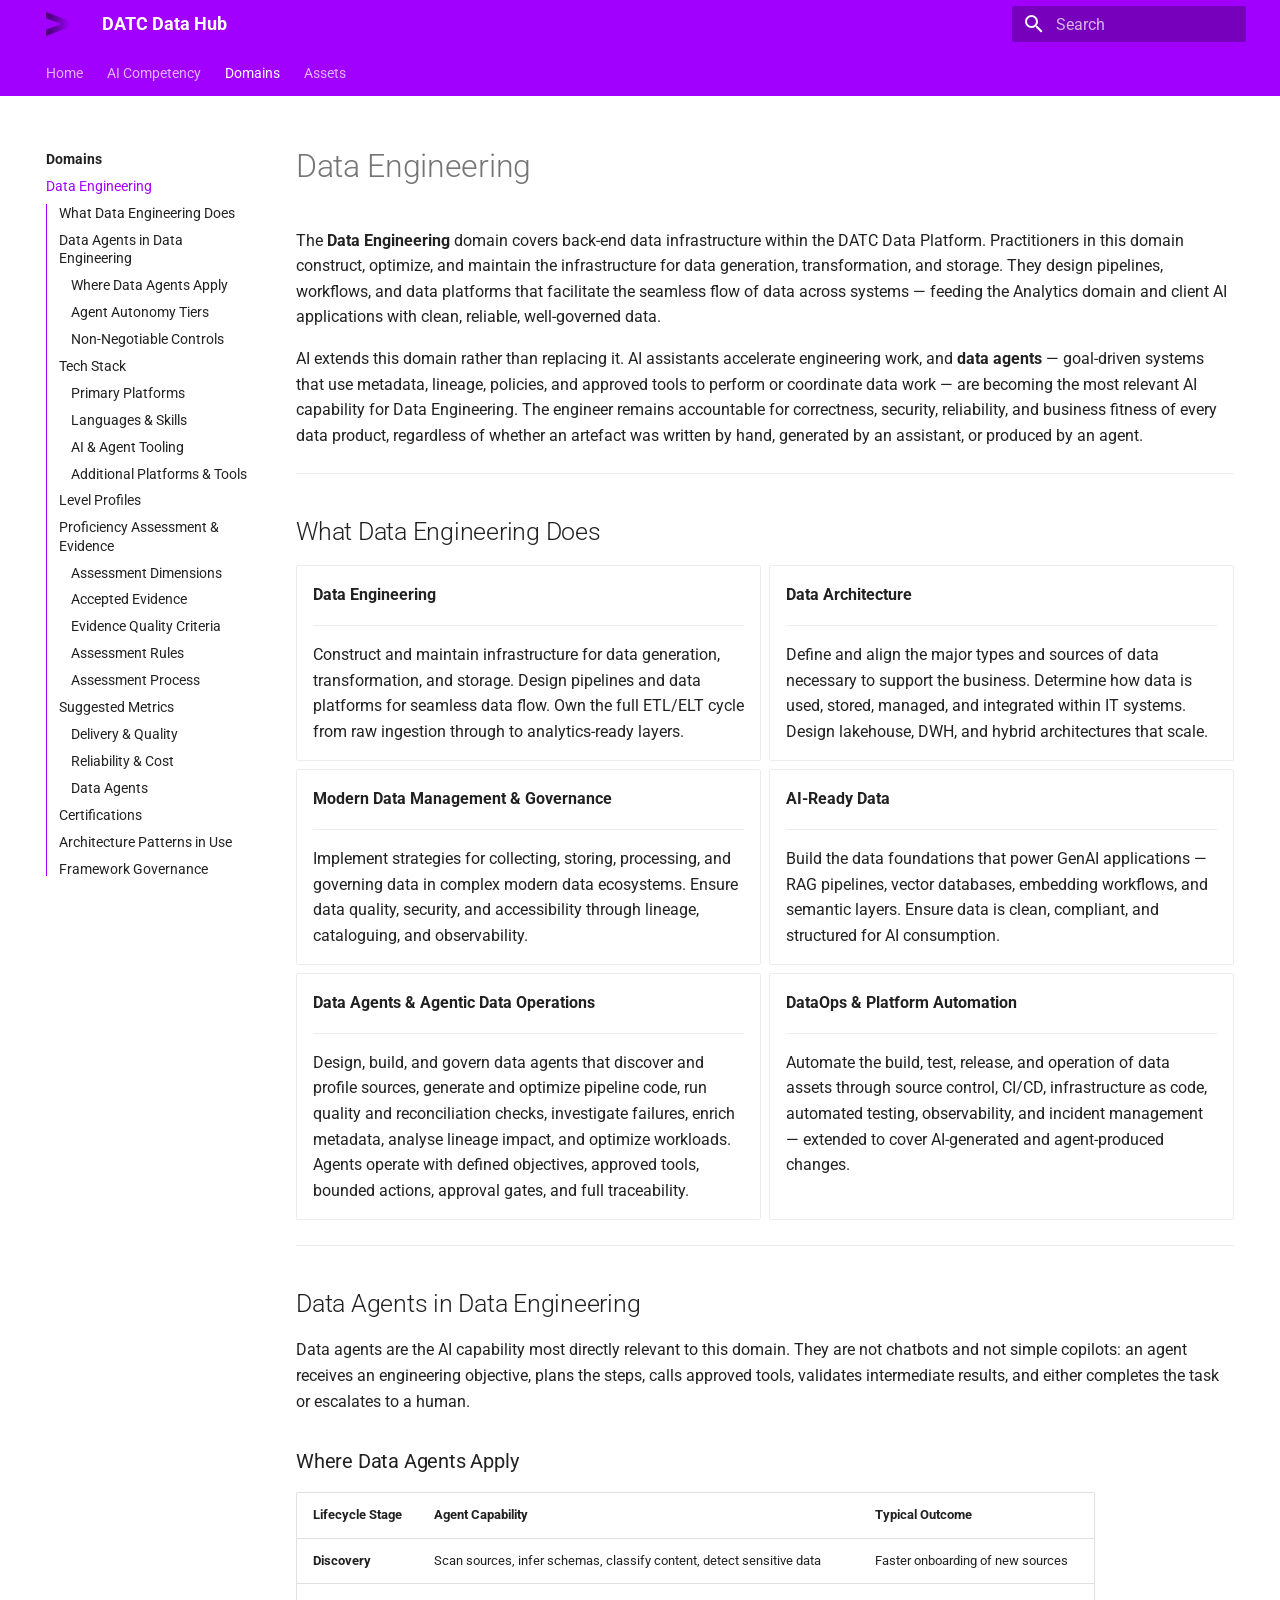
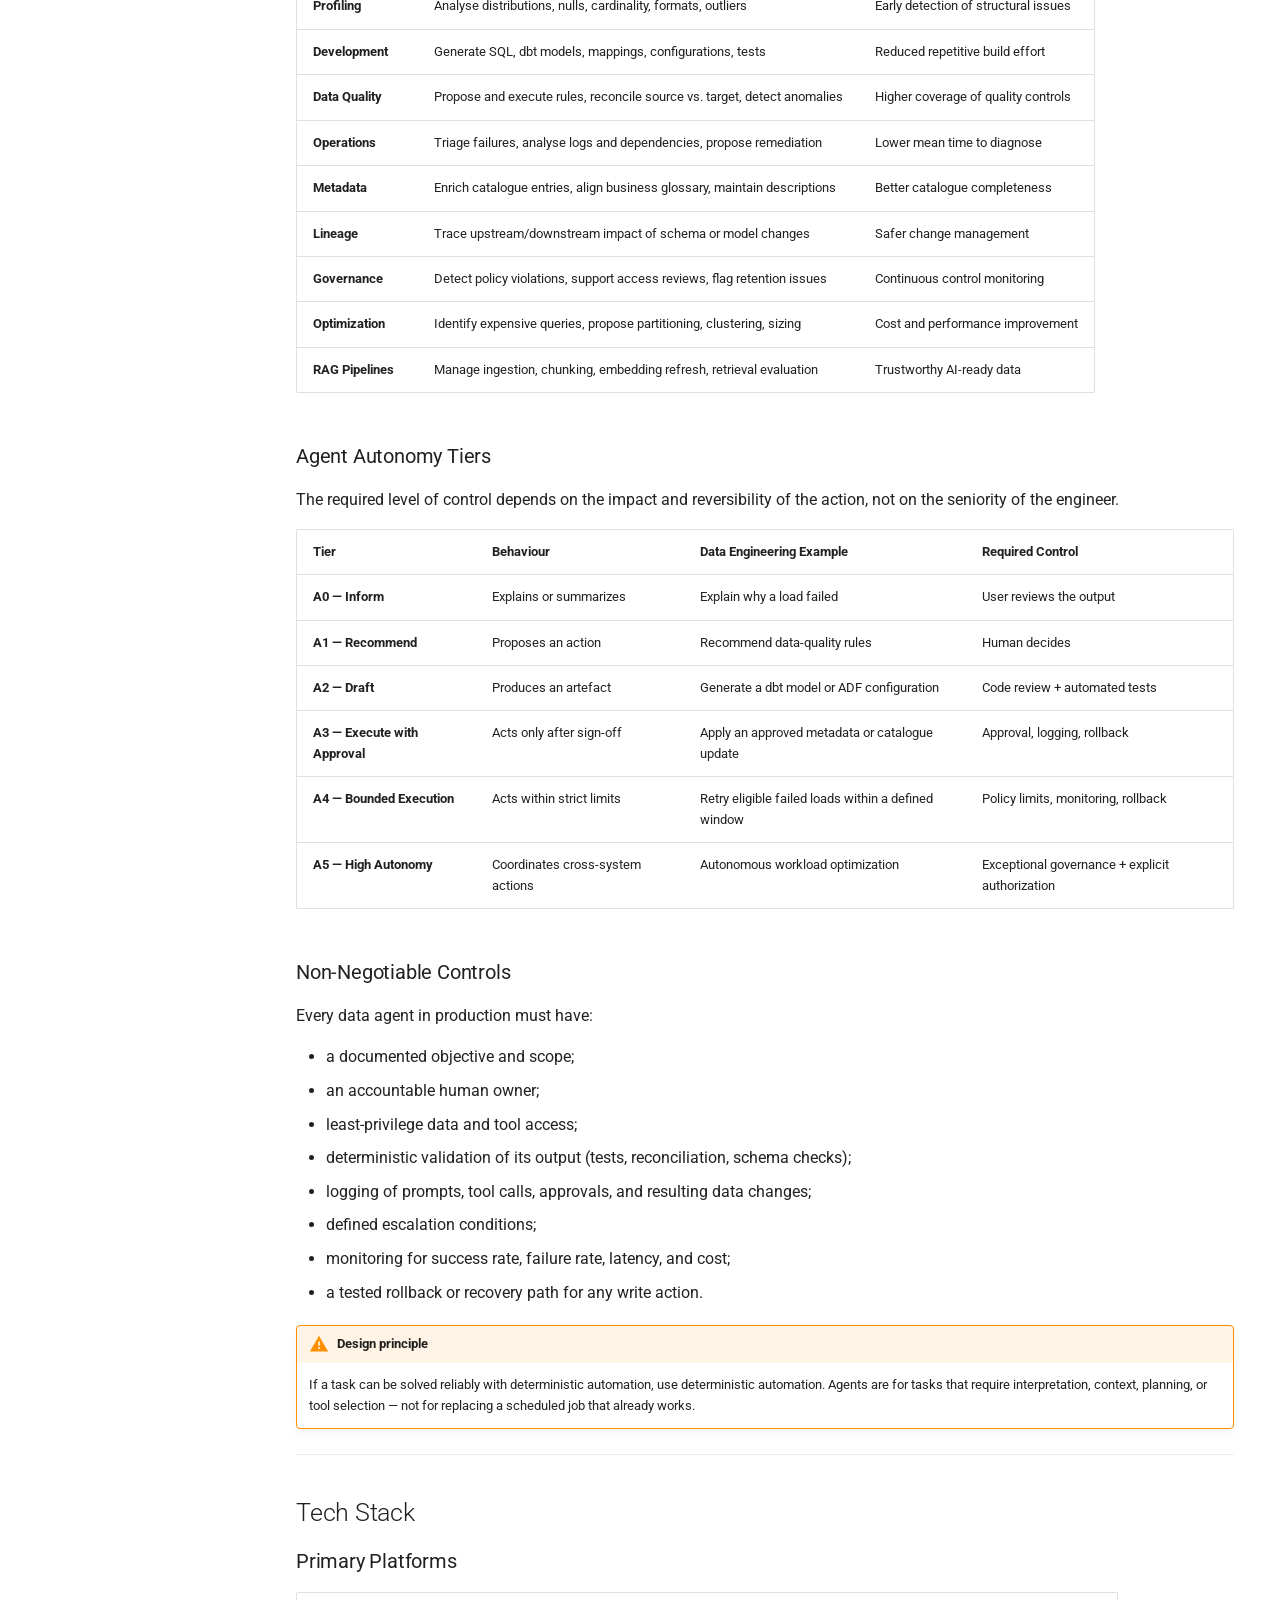
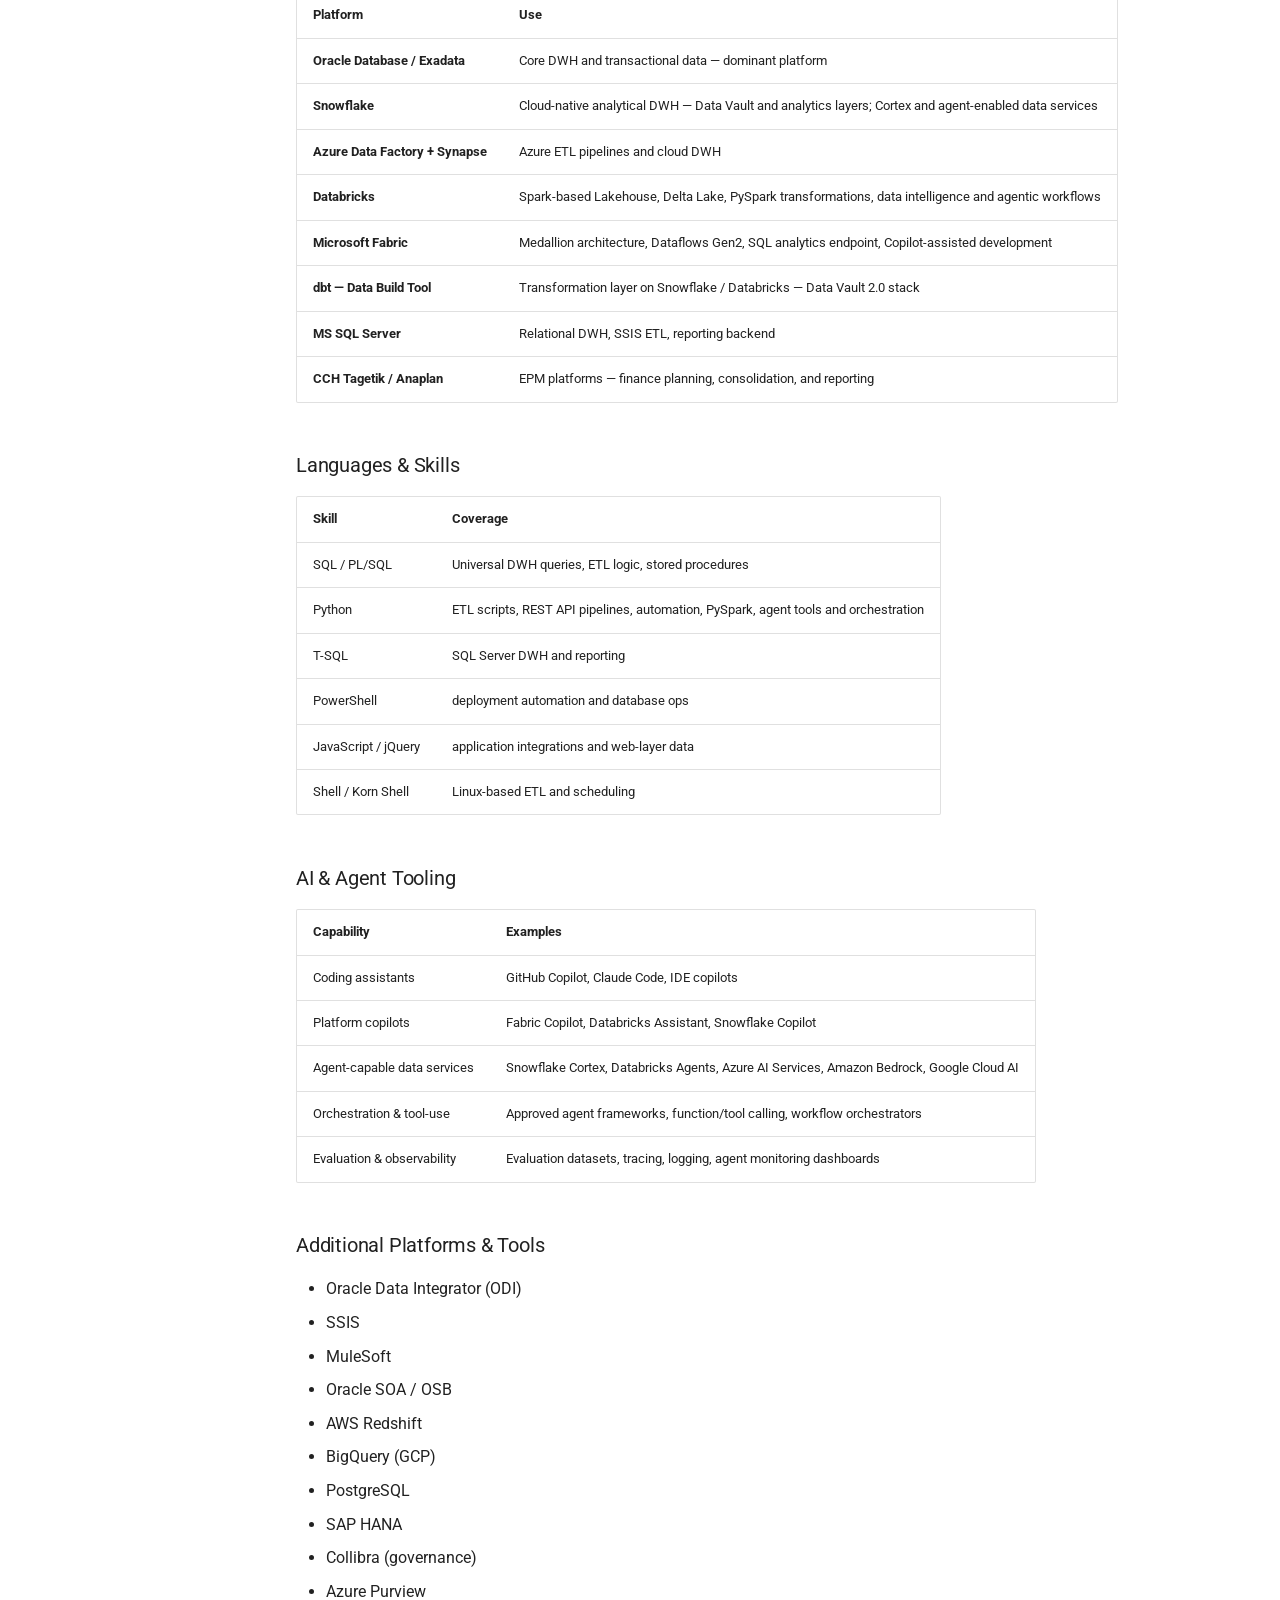
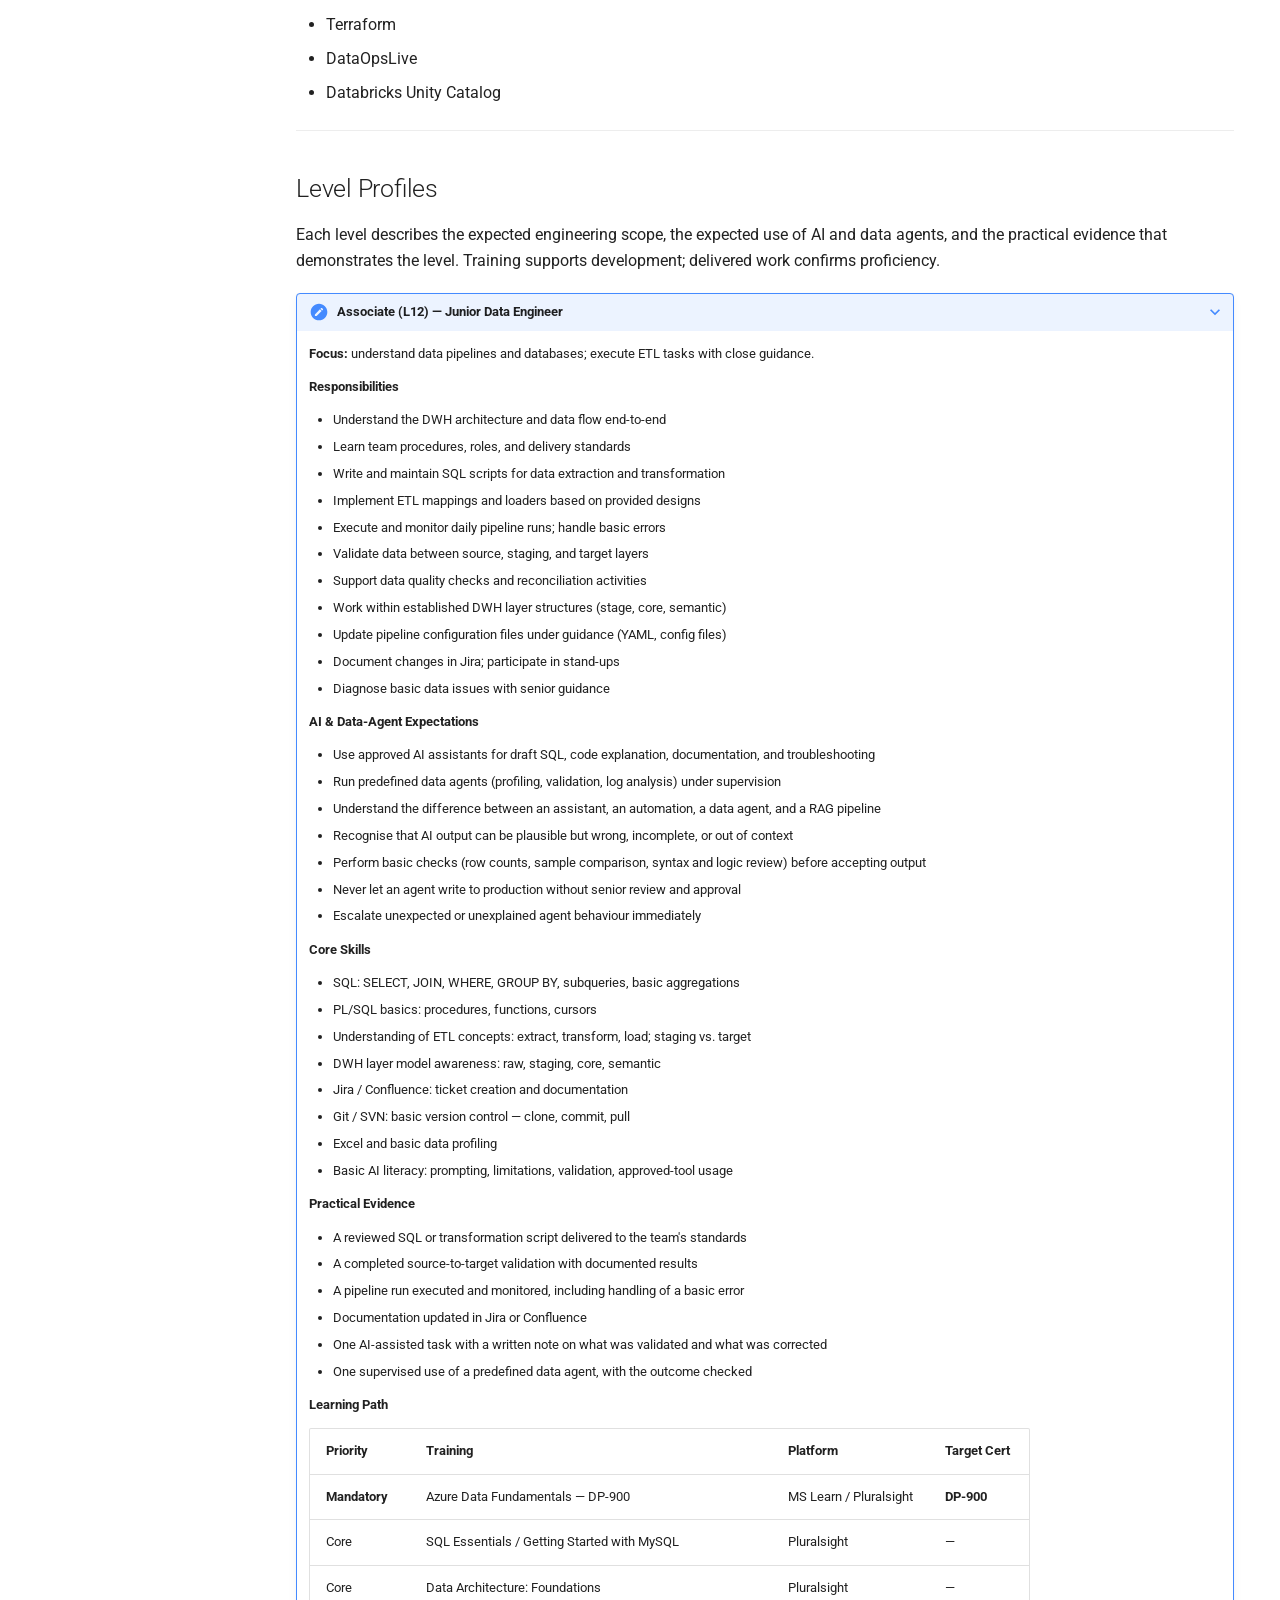
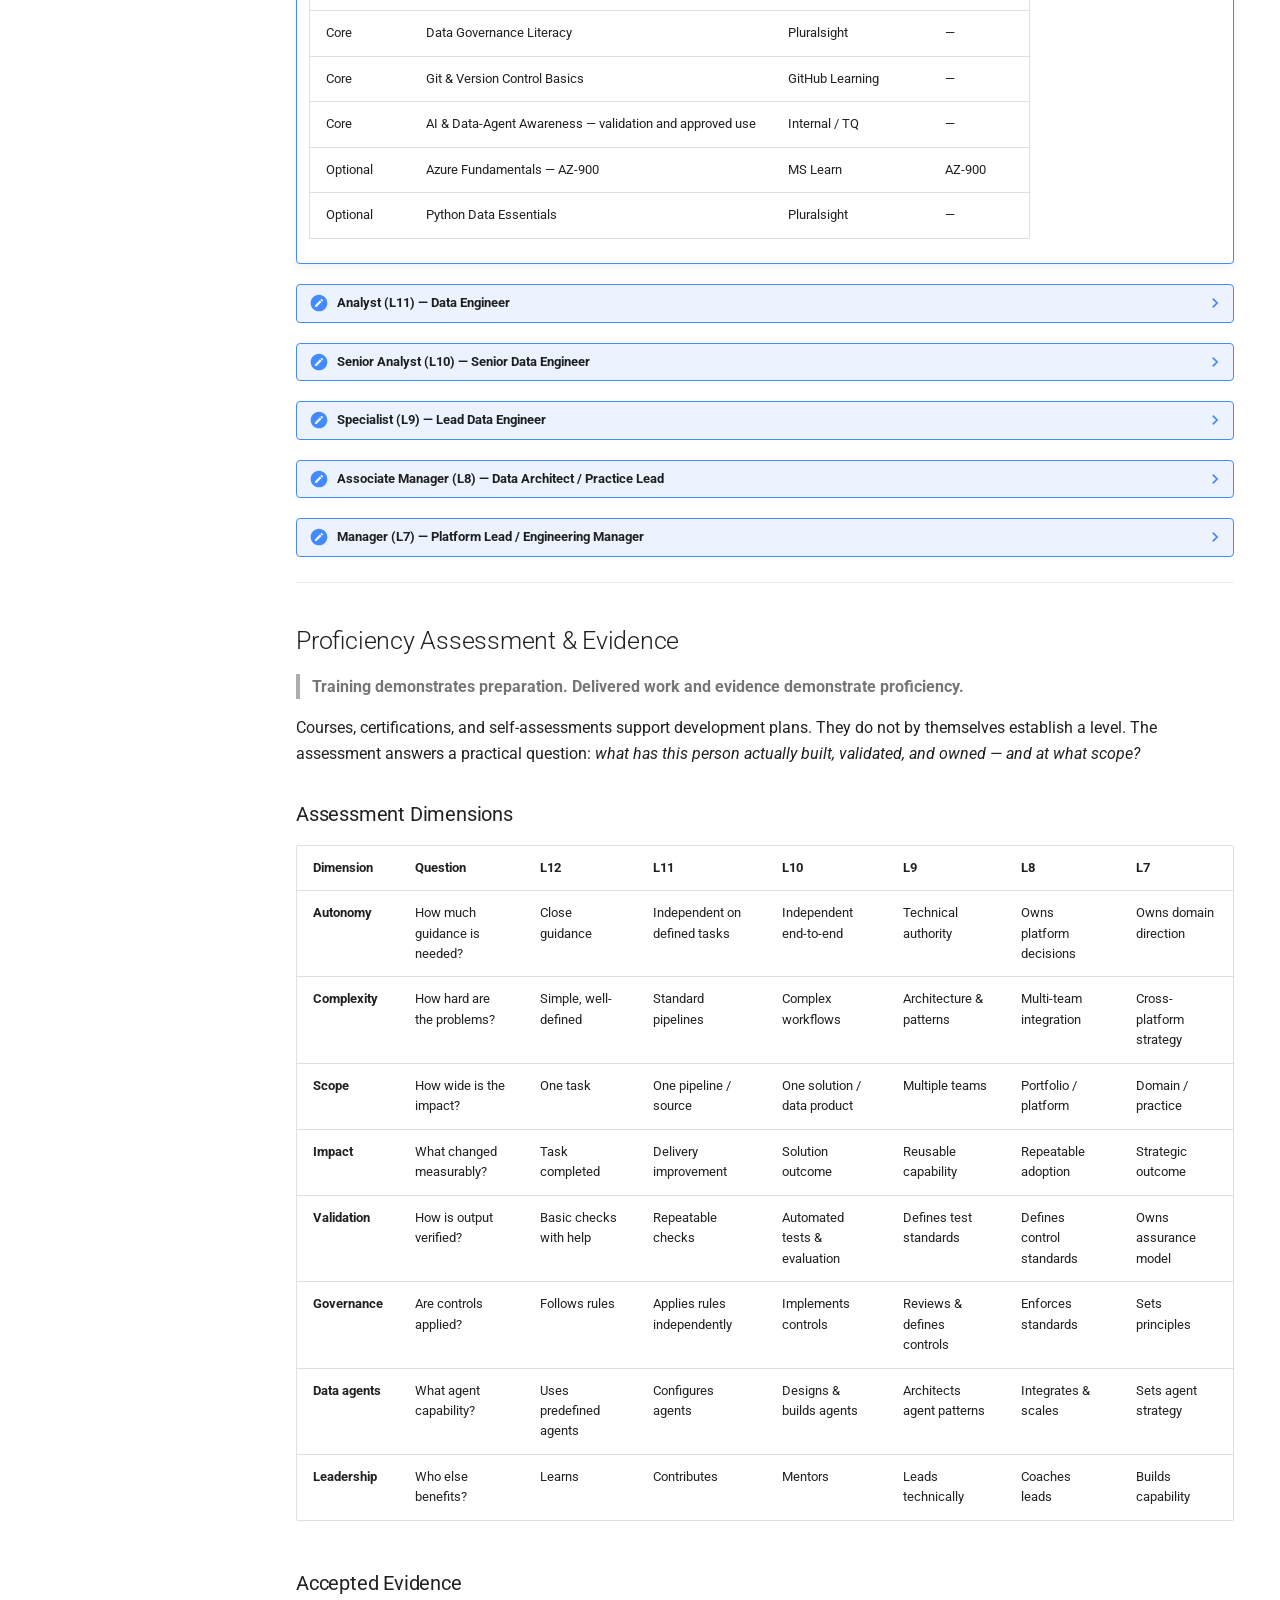
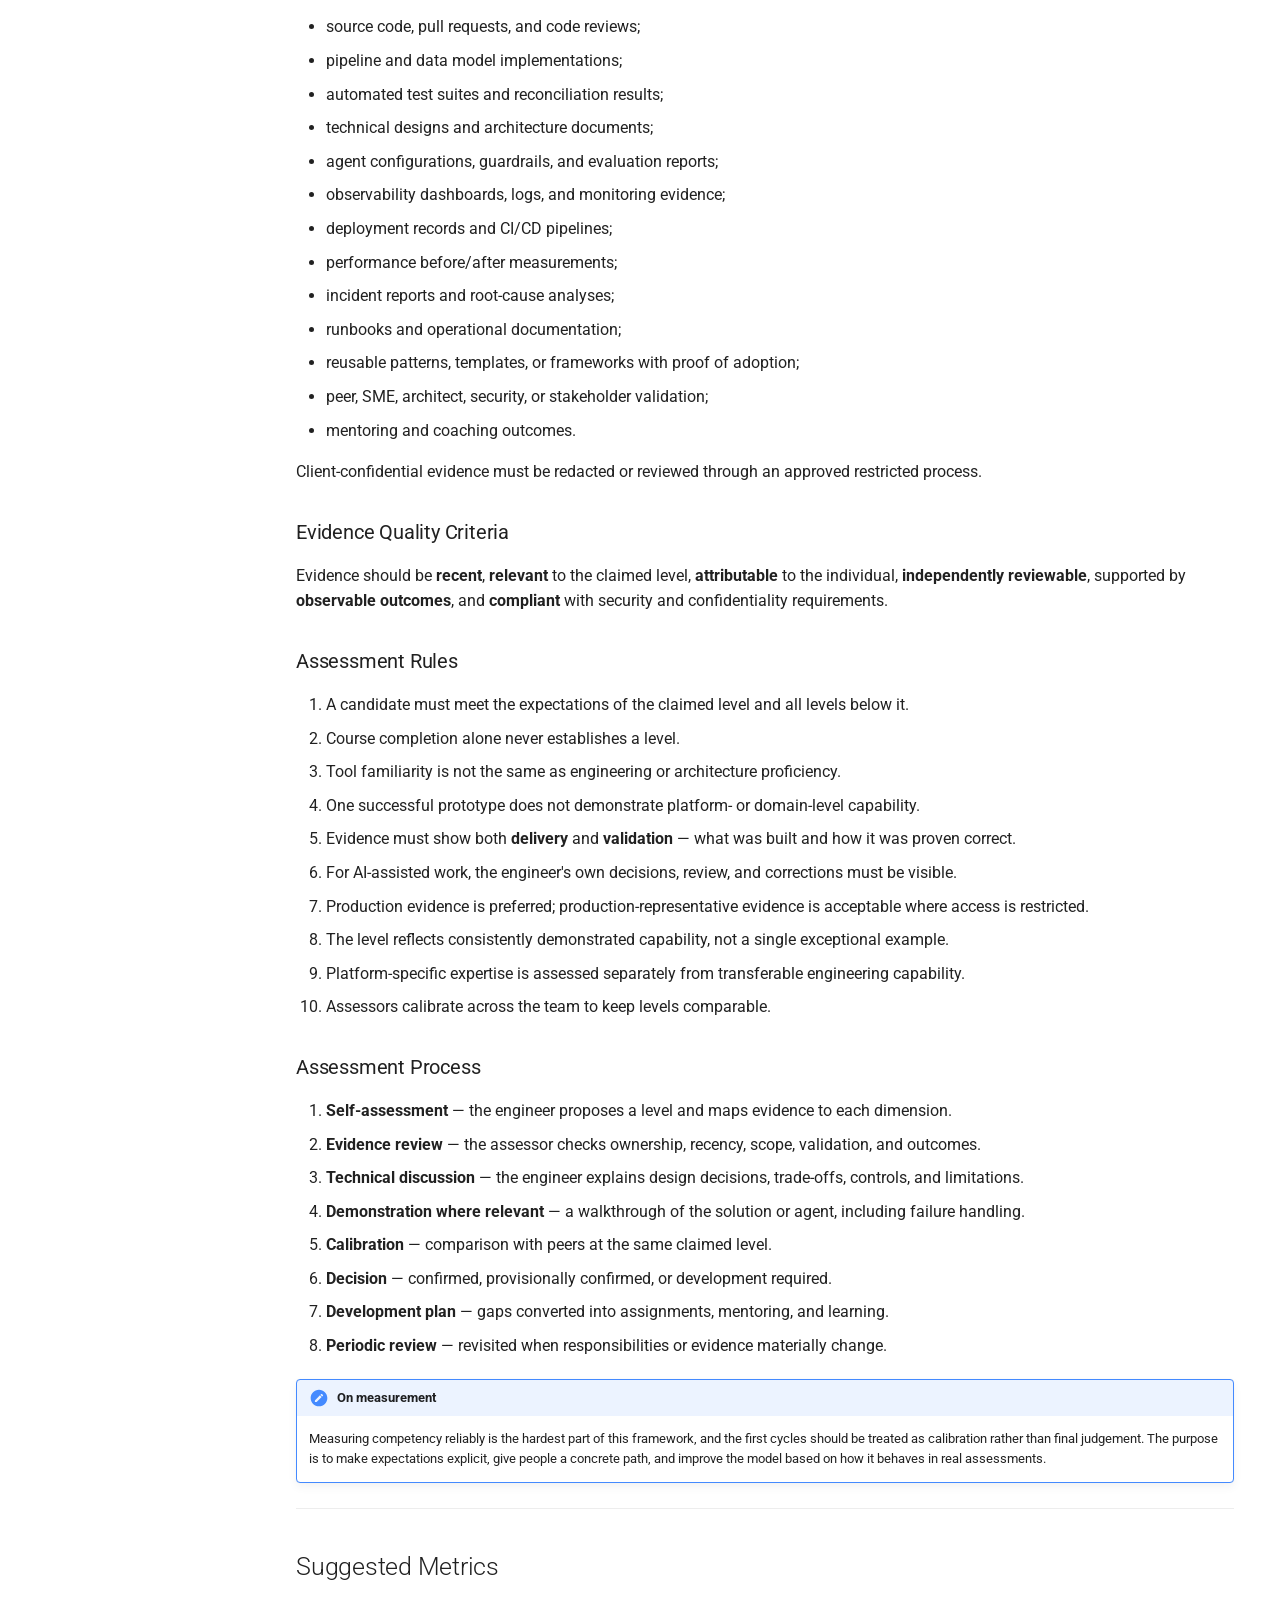
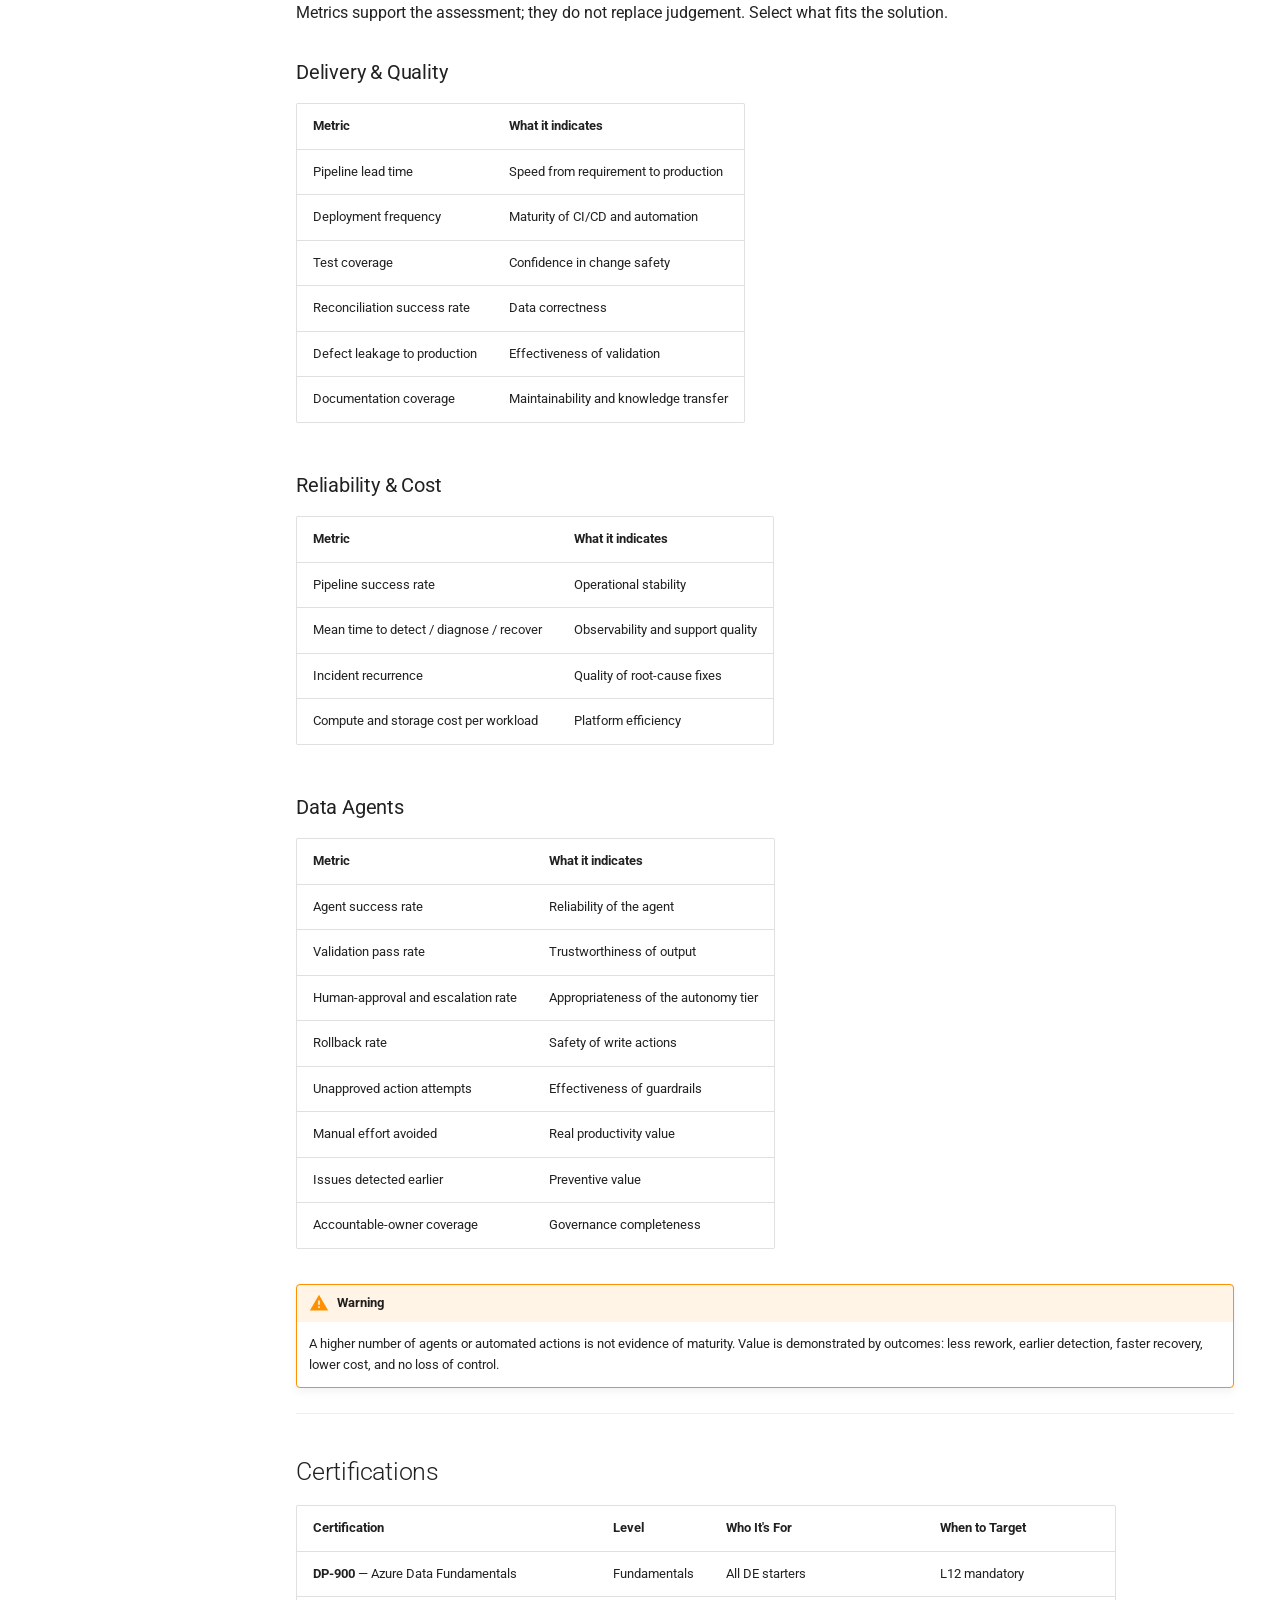
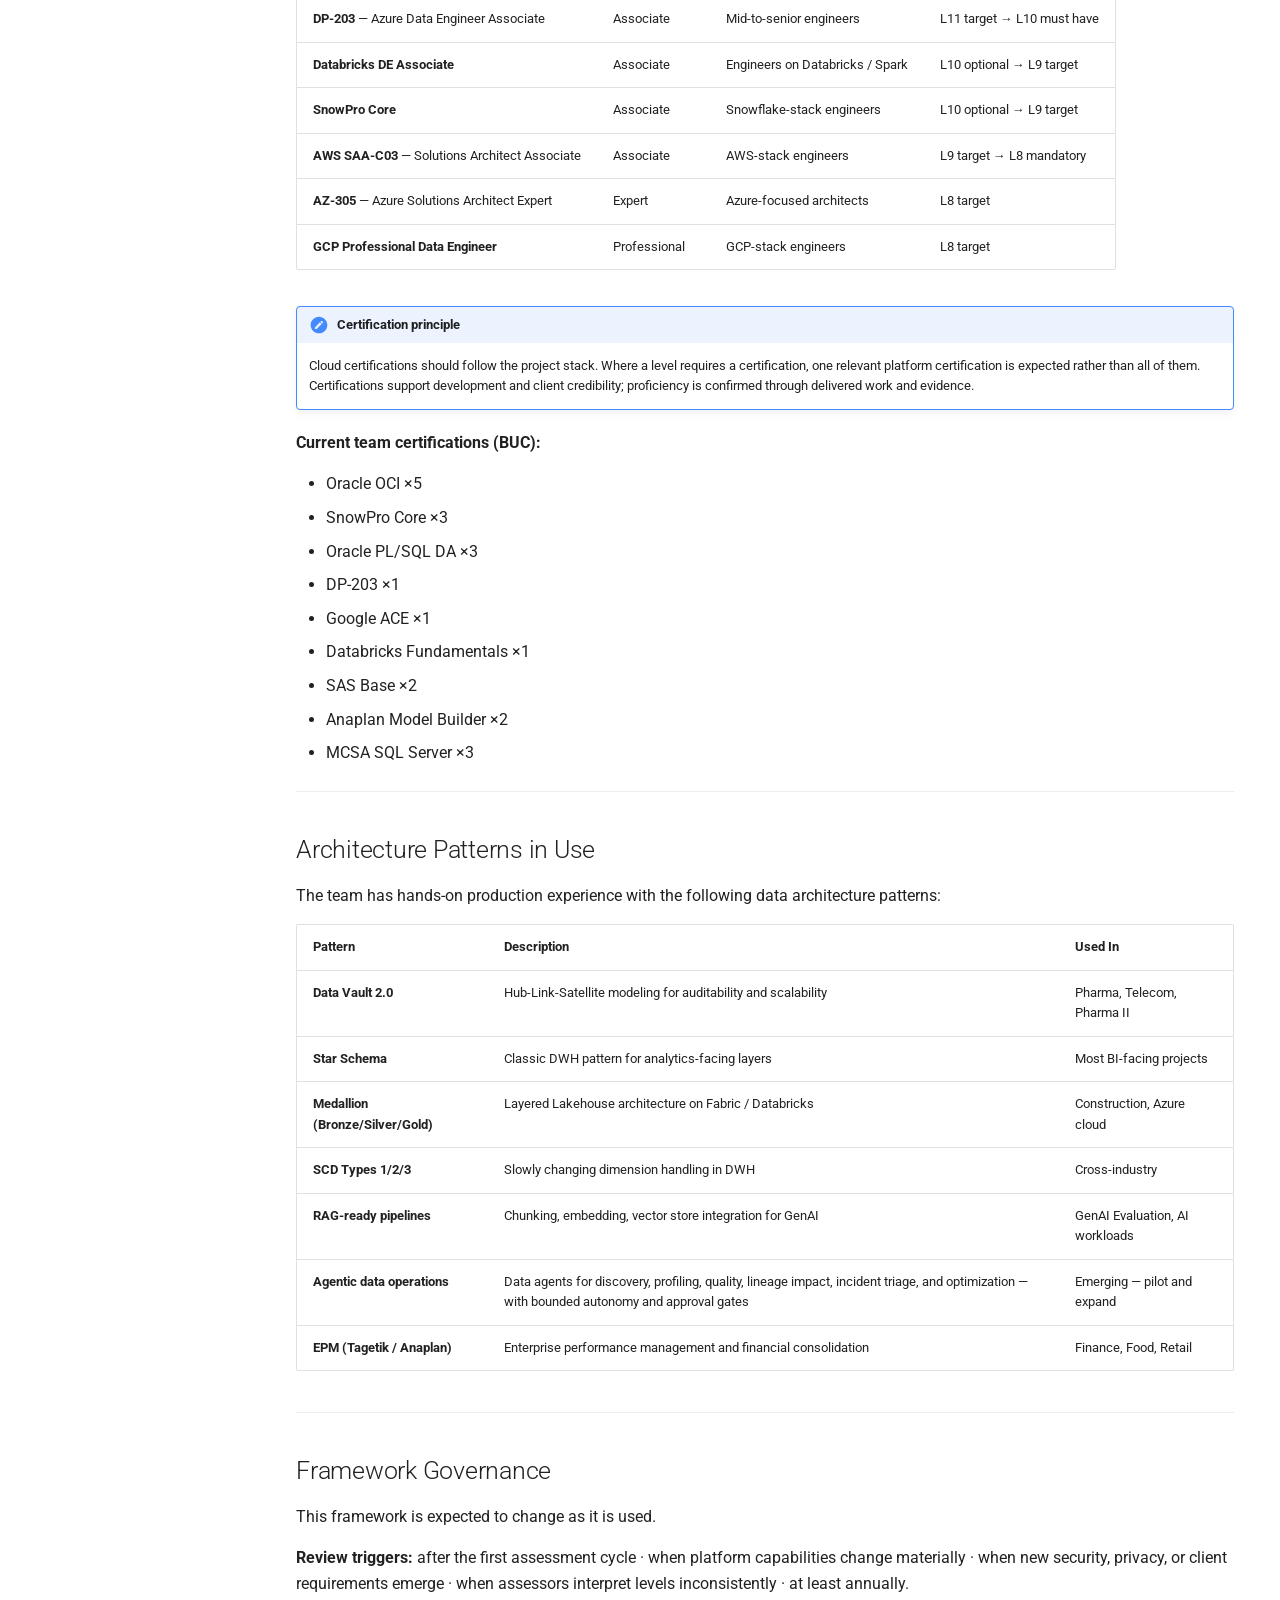
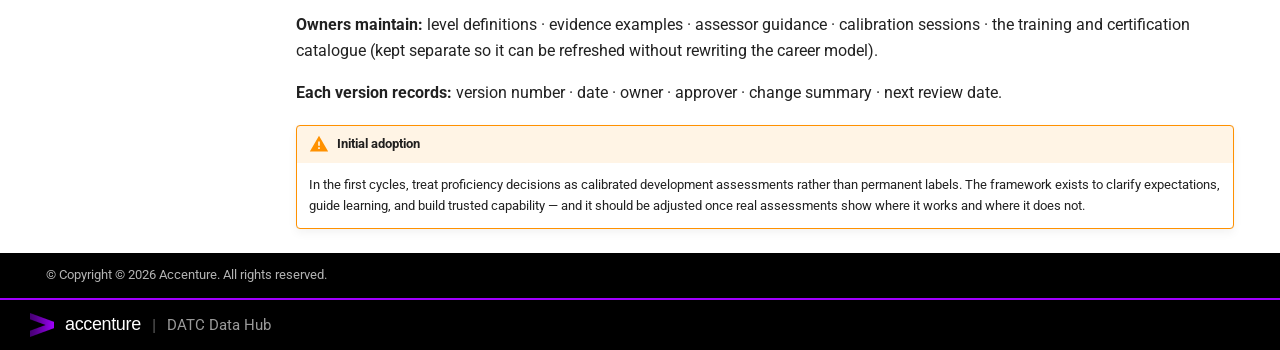
<file: domains/data-engineering/index.html>
<!doctype html>
<html lang="en" class="no-js">
  <head>
    
      <meta charset="utf-8">
      <meta name="viewport" content="width=device-width,initial-scale=1">
      
        <meta name="description" content="Learning paths and competency frameworks for the DATC Data Platform (DEVI)">
      
      
        <meta name="author" content="DATC Data Platform Team">
      
      
      
        <link rel="prev" href="../">
      
      
        <link rel="next" href="../data-analytics/">
      
      
        
      
      
      <link rel="icon" href="../../assets/accenture-favicon.ico">
      <meta name="generator" content="mkdocs-1.6.1, mkdocs-material-9.7.7">
    
    
      
        <title>Data Engineering - DATC Data Hub</title>
      
    
    
      <link rel="stylesheet" href="../../assets/stylesheets/main.ec1eaa64.min.css">
      
        
        <link rel="stylesheet" href="../../assets/stylesheets/palette.ab4e12ef.min.css">
      
      


    
    
      
    
    
      
        
        
        <link rel="preconnect" href="https://fonts.gstatic.com" crossorigin>
        <link rel="stylesheet" href="https://fonts.googleapis.com/css?family=Roboto:300,300i,400,400i,700,700i%7CRoboto+Mono:400,400i,700,700i&display=fallback">
        <style>:root{--md-text-font:"Roboto";--md-code-font:"Roboto Mono"}</style>
      
    
    
      <link rel="stylesheet" href="../../stylesheets/accenture.css">
    
    <script>__md_scope=new URL("../..",location),__md_hash=e=>[...e].reduce(((e,_)=>(e<<5)-e+_.charCodeAt(0)),0),__md_get=(e,_=localStorage,t=__md_scope)=>JSON.parse(_.getItem(t.pathname+"."+e)),__md_set=(e,_,t=localStorage,a=__md_scope)=>{try{t.setItem(a.pathname+"."+e,JSON.stringify(_))}catch(e){}}</script>
    
      

    
    
  </head>
  
  
    
    
    
    
    
    <body dir="ltr" data-md-color-scheme="default" data-md-color-primary="deep-purple" data-md-color-accent="deep-purple">
  
    
    <input class="md-toggle" data-md-toggle="drawer" type="checkbox" id="__drawer" autocomplete="off">
    <input class="md-toggle" data-md-toggle="search" type="checkbox" id="__search" autocomplete="off">
    <label class="md-overlay" for="__drawer"></label>
    <div data-md-component="skip">
      
        
        <a href="#data-engineering" class="md-skip">
          Skip to content
        </a>
      
    </div>
    <div data-md-component="announce">
      
    </div>
    
    
      

<header class="md-header" data-md-component="header">
  <nav class="md-header__inner md-grid" aria-label="Header">
    <a href="../.." title="DATC Data Hub" class="md-header__button md-logo" aria-label="DATC Data Hub" data-md-component="logo">
      
  <img src="../../assets/accenture-logo.png" alt="logo">

    </a>
    <label class="md-header__button md-icon" for="__drawer">
      
      <svg xmlns="http://www.w3.org/2000/svg" viewBox="0 0 24 24"><path d="M3 6h18v2H3zm0 5h18v2H3zm0 5h18v2H3z"/></svg>
    </label>
    <div class="md-header__title" data-md-component="header-title">
      <div class="md-header__ellipsis">
        <div class="md-header__topic">
          <span class="md-ellipsis">
            DATC Data Hub
          </span>
        </div>
        <div class="md-header__topic" data-md-component="header-topic">
          <span class="md-ellipsis">
            
              Data Engineering
            
          </span>
        </div>
      </div>
    </div>
    
      
    
    
    
    
      
      
        <label class="md-header__button md-icon" for="__search">
          
          <svg xmlns="http://www.w3.org/2000/svg" viewBox="0 0 24 24"><path d="M9.5 3A6.5 6.5 0 0 1 16 9.5c0 1.61-.59 3.09-1.56 4.23l.27.27h.79l5 5-1.5 1.5-5-5v-.79l-.27-.27A6.52 6.52 0 0 1 9.5 16 6.5 6.5 0 0 1 3 9.5 6.5 6.5 0 0 1 9.5 3m0 2C7 5 5 7 5 9.5S7 14 9.5 14 14 12 14 9.5 12 5 9.5 5"/></svg>
        </label>
        <div class="md-search" data-md-component="search" role="dialog">
  <label class="md-search__overlay" for="__search"></label>
  <div class="md-search__inner" role="search">
    <form class="md-search__form" name="search">
      <input type="text" class="md-search__input" name="query" aria-label="Search" placeholder="Search" autocapitalize="off" autocorrect="off" autocomplete="off" spellcheck="false" data-md-component="search-query" required>
      <label class="md-search__icon md-icon" for="__search">
        
        <svg xmlns="http://www.w3.org/2000/svg" viewBox="0 0 24 24"><path d="M9.5 3A6.5 6.5 0 0 1 16 9.5c0 1.61-.59 3.09-1.56 4.23l.27.27h.79l5 5-1.5 1.5-5-5v-.79l-.27-.27A6.52 6.52 0 0 1 9.5 16 6.5 6.5 0 0 1 3 9.5 6.5 6.5 0 0 1 9.5 3m0 2C7 5 5 7 5 9.5S7 14 9.5 14 14 12 14 9.5 12 5 9.5 5"/></svg>
        
        <svg xmlns="http://www.w3.org/2000/svg" viewBox="0 0 24 24"><path d="M20 11v2H8l5.5 5.5-1.42 1.42L4.16 12l7.92-7.92L13.5 5.5 8 11z"/></svg>
      </label>
      <nav class="md-search__options" aria-label="Search">
        
        <button type="reset" class="md-search__icon md-icon" title="Clear" aria-label="Clear" tabindex="-1">
          
          <svg xmlns="http://www.w3.org/2000/svg" viewBox="0 0 24 24"><path d="M19 6.41 17.59 5 12 10.59 6.41 5 5 6.41 10.59 12 5 17.59 6.41 19 12 13.41 17.59 19 19 17.59 13.41 12z"/></svg>
        </button>
      </nav>
      
        <div class="md-search__suggest" data-md-component="search-suggest"></div>
      
    </form>
    <div class="md-search__output">
      <div class="md-search__scrollwrap" tabindex="0" data-md-scrollfix>
        <div class="md-search-result" data-md-component="search-result">
          <div class="md-search-result__meta">
            Initializing search
          </div>
          <ol class="md-search-result__list" role="presentation"></ol>
        </div>
      </div>
    </div>
  </div>
</div>
      
    
    
  </nav>
  
</header>
    
    <div class="md-container" data-md-component="container">
      
      
        
          
            
<nav class="md-tabs" aria-label="Tabs" data-md-component="tabs">
  <div class="md-grid">
    <ul class="md-tabs__list">
      
        
  
  
  
  
    <li class="md-tabs__item">
      <a href="../.." class="md-tabs__link">
        
  
  
    
  
  Home

      </a>
    </li>
  

      
        
  
  
  
  
    
    
      <li class="md-tabs__item">
        <a href="../../ai-competency/" class="md-tabs__link">
          
  
  
    
  
  AI Competency

        </a>
      </li>
    
  

      
        
  
  
  
    
  
  
    
    
      <li class="md-tabs__item md-tabs__item--active">
        <a href="../" class="md-tabs__link">
          
  
  
    
  
  Domains

        </a>
      </li>
    
  

      
        
  
  
  
  
    <li class="md-tabs__item">
      <a href="../../assets/" class="md-tabs__link">
        
  
  
    
  
  Assets

      </a>
    </li>
  

      
    </ul>
  </div>
</nav>
          
        
      
      <main class="md-main" data-md-component="main">
        <div class="md-main__inner md-grid">
          
            
              
              <div class="md-sidebar md-sidebar--primary" data-md-component="sidebar" data-md-type="navigation" >
                <div class="md-sidebar__scrollwrap">
                  <div class="md-sidebar__inner">
                    


  


  

<nav class="md-nav md-nav--primary md-nav--lifted md-nav--integrated" aria-label="Navigation" data-md-level="0">
  <label class="md-nav__title" for="__drawer">
    <a href="../.." title="DATC Data Hub" class="md-nav__button md-logo" aria-label="DATC Data Hub" data-md-component="logo">
      
  <img src="../../assets/accenture-logo.png" alt="logo">

    </a>
    DATC Data Hub
  </label>
  
  <ul class="md-nav__list" data-md-scrollfix>
    
      
      
  
  
  
  
    <li class="md-nav__item">
      <a href="../.." class="md-nav__link">
        
  
  
  <span class="md-ellipsis">
    
  
    Home
  

    
  </span>
  
  

      </a>
    </li>
  

    
      
      
  
  
  
  
    
    
      
        
          
        
      
        
      
        
      
    
    
    
      
      
        
      
    
    
    <li class="md-nav__item md-nav__item--nested">
      
        
        
          
        
        <input class="md-nav__toggle md-toggle md-toggle--indeterminate" type="checkbox" id="__nav_2" >
        
          
          <div class="md-nav__link md-nav__container">
            <a href="../../ai-competency/" class="md-nav__link ">
              
  
  
  <span class="md-ellipsis">
    
  
    AI Competency
  

    
  </span>
  
  

            </a>
            
              
              <label class="md-nav__link " for="__nav_2" id="__nav_2_label" tabindex="0">
                <span class="md-nav__icon md-icon"></span>
              </label>
            
          </div>
        
        <nav class="md-nav" data-md-level="1" aria-labelledby="__nav_2_label" aria-expanded="false">
          <label class="md-nav__title" for="__nav_2">
            <span class="md-nav__icon md-icon"></span>
            
  
    AI Competency
  

          </label>
          <ul class="md-nav__list" data-md-scrollfix>
            
              
            
              
                
  
  
  
  
    <li class="md-nav__item">
      <a href="../../ai-competency/ai-data-engineering/" class="md-nav__link">
        
  
  
  <span class="md-ellipsis">
    
  
    AI Data Engineering
  

    
  </span>
  
  

      </a>
    </li>
  

              
            
              
                
  
  
  
  
    <li class="md-nav__item">
      <a href="../../ai-competency/ai-data-analytics/" class="md-nav__link">
        
  
  
  <span class="md-ellipsis">
    
  
    AI Data Analytics
  

    
  </span>
  
  

      </a>
    </li>
  

              
            
          </ul>
        </nav>
      
    </li>
  

    
      
      
  
  
    
  
  
  
    
    
      
        
          
        
      
        
      
        
      
    
    
    
      
        
        
      
      
        
      
    
    
    <li class="md-nav__item md-nav__item--active md-nav__item--section md-nav__item--nested">
      
        
        
        <input class="md-nav__toggle md-toggle " type="checkbox" id="__nav_3" checked>
        
          
          <div class="md-nav__link md-nav__container">
            <a href="../" class="md-nav__link ">
              
  
  
  <span class="md-ellipsis">
    
  
    Domains
  

    
  </span>
  
  

            </a>
            
              
              <label class="md-nav__link " for="__nav_3" id="__nav_3_label" tabindex="">
                <span class="md-nav__icon md-icon"></span>
              </label>
            
          </div>
        
        <nav class="md-nav" data-md-level="1" aria-labelledby="__nav_3_label" aria-expanded="true">
          <label class="md-nav__title" for="__nav_3">
            <span class="md-nav__icon md-icon"></span>
            
  
    Domains
  

          </label>
          <ul class="md-nav__list" data-md-scrollfix>
            
              
            
              
                
  
  
    
  
  
  
    <li class="md-nav__item md-nav__item--active">
      
      <input class="md-nav__toggle md-toggle" type="checkbox" id="__toc">
      
      
        
      
      
        <label class="md-nav__link md-nav__link--active" for="__toc">
          
  
  
  <span class="md-ellipsis">
    
  
    Data Engineering
  

    
  </span>
  
  

          <span class="md-nav__icon md-icon"></span>
        </label>
      
      <a href="./" class="md-nav__link md-nav__link--active">
        
  
  
  <span class="md-ellipsis">
    
  
    Data Engineering
  

    
  </span>
  
  

      </a>
      
        

<nav class="md-nav md-nav--secondary" aria-label="Table of contents">
  
  
  
    
  
  
    <label class="md-nav__title" for="__toc">
      <span class="md-nav__icon md-icon"></span>
      Table of contents
    </label>
    <ul class="md-nav__list" data-md-component="toc" data-md-scrollfix>
      
        <li class="md-nav__item">
  <a href="#what-data-engineering-does" class="md-nav__link">
    <span class="md-ellipsis">
      
        What Data Engineering Does
      
    </span>
  </a>
  
</li>
      
        <li class="md-nav__item">
  <a href="#data-agents-in-data-engineering" class="md-nav__link">
    <span class="md-ellipsis">
      
        Data Agents in Data Engineering
      
    </span>
  </a>
  
    <nav class="md-nav" aria-label="Data Agents in Data Engineering">
      <ul class="md-nav__list">
        
          <li class="md-nav__item">
  <a href="#where-data-agents-apply" class="md-nav__link">
    <span class="md-ellipsis">
      
        Where Data Agents Apply
      
    </span>
  </a>
  
</li>
        
          <li class="md-nav__item">
  <a href="#agent-autonomy-tiers" class="md-nav__link">
    <span class="md-ellipsis">
      
        Agent Autonomy Tiers
      
    </span>
  </a>
  
</li>
        
          <li class="md-nav__item">
  <a href="#non-negotiable-controls" class="md-nav__link">
    <span class="md-ellipsis">
      
        Non-Negotiable Controls
      
    </span>
  </a>
  
</li>
        
      </ul>
    </nav>
  
</li>
      
        <li class="md-nav__item">
  <a href="#tech-stack" class="md-nav__link">
    <span class="md-ellipsis">
      
        Tech Stack
      
    </span>
  </a>
  
    <nav class="md-nav" aria-label="Tech Stack">
      <ul class="md-nav__list">
        
          <li class="md-nav__item">
  <a href="#primary-platforms" class="md-nav__link">
    <span class="md-ellipsis">
      
        Primary Platforms
      
    </span>
  </a>
  
</li>
        
          <li class="md-nav__item">
  <a href="#languages-skills" class="md-nav__link">
    <span class="md-ellipsis">
      
        Languages &amp; Skills
      
    </span>
  </a>
  
</li>
        
          <li class="md-nav__item">
  <a href="#ai-agent-tooling" class="md-nav__link">
    <span class="md-ellipsis">
      
        AI &amp; Agent Tooling
      
    </span>
  </a>
  
</li>
        
          <li class="md-nav__item">
  <a href="#additional-platforms-tools" class="md-nav__link">
    <span class="md-ellipsis">
      
        Additional Platforms &amp; Tools
      
    </span>
  </a>
  
</li>
        
      </ul>
    </nav>
  
</li>
      
        <li class="md-nav__item">
  <a href="#level-profiles" class="md-nav__link">
    <span class="md-ellipsis">
      
        Level Profiles
      
    </span>
  </a>
  
</li>
      
        <li class="md-nav__item">
  <a href="#proficiency-assessment-evidence" class="md-nav__link">
    <span class="md-ellipsis">
      
        Proficiency Assessment &amp; Evidence
      
    </span>
  </a>
  
    <nav class="md-nav" aria-label="Proficiency Assessment &amp; Evidence">
      <ul class="md-nav__list">
        
          <li class="md-nav__item">
  <a href="#assessment-dimensions" class="md-nav__link">
    <span class="md-ellipsis">
      
        Assessment Dimensions
      
    </span>
  </a>
  
</li>
        
          <li class="md-nav__item">
  <a href="#accepted-evidence" class="md-nav__link">
    <span class="md-ellipsis">
      
        Accepted Evidence
      
    </span>
  </a>
  
</li>
        
          <li class="md-nav__item">
  <a href="#evidence-quality-criteria" class="md-nav__link">
    <span class="md-ellipsis">
      
        Evidence Quality Criteria
      
    </span>
  </a>
  
</li>
        
          <li class="md-nav__item">
  <a href="#assessment-rules" class="md-nav__link">
    <span class="md-ellipsis">
      
        Assessment Rules
      
    </span>
  </a>
  
</li>
        
          <li class="md-nav__item">
  <a href="#assessment-process" class="md-nav__link">
    <span class="md-ellipsis">
      
        Assessment Process
      
    </span>
  </a>
  
</li>
        
      </ul>
    </nav>
  
</li>
      
        <li class="md-nav__item">
  <a href="#suggested-metrics" class="md-nav__link">
    <span class="md-ellipsis">
      
        Suggested Metrics
      
    </span>
  </a>
  
    <nav class="md-nav" aria-label="Suggested Metrics">
      <ul class="md-nav__list">
        
          <li class="md-nav__item">
  <a href="#delivery-quality" class="md-nav__link">
    <span class="md-ellipsis">
      
        Delivery &amp; Quality
      
    </span>
  </a>
  
</li>
        
          <li class="md-nav__item">
  <a href="#reliability-cost" class="md-nav__link">
    <span class="md-ellipsis">
      
        Reliability &amp; Cost
      
    </span>
  </a>
  
</li>
        
          <li class="md-nav__item">
  <a href="#data-agents" class="md-nav__link">
    <span class="md-ellipsis">
      
        Data Agents
      
    </span>
  </a>
  
</li>
        
      </ul>
    </nav>
  
</li>
      
        <li class="md-nav__item">
  <a href="#certifications" class="md-nav__link">
    <span class="md-ellipsis">
      
        Certifications
      
    </span>
  </a>
  
</li>
      
        <li class="md-nav__item">
  <a href="#architecture-patterns-in-use" class="md-nav__link">
    <span class="md-ellipsis">
      
        Architecture Patterns in Use
      
    </span>
  </a>
  
</li>
      
        <li class="md-nav__item">
  <a href="#framework-governance" class="md-nav__link">
    <span class="md-ellipsis">
      
        Framework Governance
      
    </span>
  </a>
  
</li>
      
    </ul>
  
</nav>
      
    </li>
  

              
            
              
                
  
  
  
  
    <li class="md-nav__item">
      <a href="../data-analytics/" class="md-nav__link">
        
  
  
  <span class="md-ellipsis">
    
  
    Data Analytics
  

    
  </span>
  
  

      </a>
    </li>
  

              
            
          </ul>
        </nav>
      
    </li>
  

    
      
      
  
  
  
  
    <li class="md-nav__item">
      <a href="../../assets/" class="md-nav__link">
        
  
  
  <span class="md-ellipsis">
    
  
    Assets
  

    
  </span>
  
  

      </a>
    </li>
  

    
  </ul>
</nav>
                  </div>
                </div>
              </div>
            
            
          
          
            <div class="md-content" data-md-component="content">
              
              <article class="md-content__inner md-typeset">
                
                  



<h1 id="data-engineering">Data Engineering</h1>
<p>The <strong>Data Engineering</strong> domain covers back-end data infrastructure within the DATC Data Platform. Practitioners in this domain construct, optimize, and maintain the infrastructure for data generation, transformation, and storage. They design pipelines, workflows, and data platforms that facilitate the seamless flow of data across systems — feeding the Analytics domain and client AI applications with clean, reliable, well-governed data.</p>
<p>AI extends this domain rather than replacing it. AI assistants accelerate engineering work, and <strong>data agents</strong> — goal-driven systems that use metadata, lineage, policies, and approved tools to perform or coordinate data work — are becoming the most relevant AI capability for Data Engineering. The engineer remains accountable for correctness, security, reliability, and business fitness of every data product, regardless of whether an artefact was written by hand, generated by an assistant, or produced by an agent.</p>
<hr />
<h2 id="what-data-engineering-does">What Data Engineering Does</h2>
<div class="grid cards">
<ul>
<li>
<p><strong>Data Engineering</strong></p>
<hr />
<p>Construct and maintain infrastructure for data generation, transformation, and storage. Design pipelines and data platforms for seamless data flow. Own the full ETL/ELT cycle from raw ingestion through to analytics-ready layers.</p>
</li>
<li>
<p><strong>Data Architecture</strong></p>
<hr />
<p>Define and align the major types and sources of data necessary to support the business. Determine how data is used, stored, managed, and integrated within IT systems. Design lakehouse, DWH, and hybrid architectures that scale.</p>
</li>
<li>
<p><strong>Modern Data Management &amp; Governance</strong></p>
<hr />
<p>Implement strategies for collecting, storing, processing, and governing data in complex modern data ecosystems. Ensure data quality, security, and accessibility through lineage, cataloguing, and observability.</p>
</li>
<li>
<p><strong>AI-Ready Data</strong></p>
<hr />
<p>Build the data foundations that power GenAI applications — RAG pipelines, vector databases, embedding workflows, and semantic layers. Ensure data is clean, compliant, and structured for AI consumption.</p>
</li>
<li>
<p><strong>Data Agents &amp; Agentic Data Operations</strong></p>
<hr />
<p>Design, build, and govern data agents that discover and profile sources, generate and optimize pipeline code, run quality and reconciliation checks, investigate failures, enrich metadata, analyse lineage impact, and optimize workloads. Agents operate with defined objectives, approved tools, bounded actions, approval gates, and full traceability.</p>
</li>
<li>
<p><strong>DataOps &amp; Platform Automation</strong></p>
<hr />
<p>Automate the build, test, release, and operation of data assets through source control, CI/CD, infrastructure as code, automated testing, observability, and incident management — extended to cover AI-generated and agent-produced changes.</p>
</li>
</ul>
</div>
<hr />
<h2 id="data-agents-in-data-engineering">Data Agents in Data Engineering</h2>
<p>Data agents are the AI capability most directly relevant to this domain. They are not chatbots and not simple copilots: an agent receives an engineering objective, plans the steps, calls approved tools, validates intermediate results, and either completes the task or escalates to a human.</p>
<h3 id="where-data-agents-apply">Where Data Agents Apply</h3>
<table>
<thead>
<tr>
<th>Lifecycle Stage</th>
<th>Agent Capability</th>
<th>Typical Outcome</th>
</tr>
</thead>
<tbody>
<tr>
<td><strong>Discovery</strong></td>
<td>Scan sources, infer schemas, classify content, detect sensitive data</td>
<td>Faster onboarding of new sources</td>
</tr>
<tr>
<td><strong>Profiling</strong></td>
<td>Analyse distributions, nulls, cardinality, formats, outliers</td>
<td>Early detection of structural issues</td>
</tr>
<tr>
<td><strong>Development</strong></td>
<td>Generate SQL, dbt models, mappings, configurations, tests</td>
<td>Reduced repetitive build effort</td>
</tr>
<tr>
<td><strong>Data Quality</strong></td>
<td>Propose and execute rules, reconcile source vs. target, detect anomalies</td>
<td>Higher coverage of quality controls</td>
</tr>
<tr>
<td><strong>Operations</strong></td>
<td>Triage failures, analyse logs and dependencies, propose remediation</td>
<td>Lower mean time to diagnose</td>
</tr>
<tr>
<td><strong>Metadata</strong></td>
<td>Enrich catalogue entries, align business glossary, maintain descriptions</td>
<td>Better catalogue completeness</td>
</tr>
<tr>
<td><strong>Lineage</strong></td>
<td>Trace upstream/downstream impact of schema or model changes</td>
<td>Safer change management</td>
</tr>
<tr>
<td><strong>Governance</strong></td>
<td>Detect policy violations, support access reviews, flag retention issues</td>
<td>Continuous control monitoring</td>
</tr>
<tr>
<td><strong>Optimization</strong></td>
<td>Identify expensive queries, propose partitioning, clustering, sizing</td>
<td>Cost and performance improvement</td>
</tr>
<tr>
<td><strong>RAG Pipelines</strong></td>
<td>Manage ingestion, chunking, embedding refresh, retrieval evaluation</td>
<td>Trustworthy AI-ready data</td>
</tr>
</tbody>
</table>
<h3 id="agent-autonomy-tiers">Agent Autonomy Tiers</h3>
<p>The required level of control depends on the impact and reversibility of the action, not on the seniority of the engineer.</p>
<table>
<thead>
<tr>
<th>Tier</th>
<th>Behaviour</th>
<th>Data Engineering Example</th>
<th>Required Control</th>
</tr>
</thead>
<tbody>
<tr>
<td><strong>A0 — Inform</strong></td>
<td>Explains or summarizes</td>
<td>Explain why a load failed</td>
<td>User reviews the output</td>
</tr>
<tr>
<td><strong>A1 — Recommend</strong></td>
<td>Proposes an action</td>
<td>Recommend data-quality rules</td>
<td>Human decides</td>
</tr>
<tr>
<td><strong>A2 — Draft</strong></td>
<td>Produces an artefact</td>
<td>Generate a dbt model or ADF configuration</td>
<td>Code review + automated tests</td>
</tr>
<tr>
<td><strong>A3 — Execute with Approval</strong></td>
<td>Acts only after sign-off</td>
<td>Apply an approved metadata or catalogue update</td>
<td>Approval, logging, rollback</td>
</tr>
<tr>
<td><strong>A4 — Bounded Execution</strong></td>
<td>Acts within strict limits</td>
<td>Retry eligible failed loads within a defined window</td>
<td>Policy limits, monitoring, rollback</td>
</tr>
<tr>
<td><strong>A5 — High Autonomy</strong></td>
<td>Coordinates cross-system actions</td>
<td>Autonomous workload optimization</td>
<td>Exceptional governance + explicit authorization</td>
</tr>
</tbody>
</table>
<h3 id="non-negotiable-controls">Non-Negotiable Controls</h3>
<p>Every data agent in production must have:</p>
<ul>
<li>a documented objective and scope;</li>
<li>an accountable human owner;</li>
<li>least-privilege data and tool access;</li>
<li>deterministic validation of its output (tests, reconciliation, schema checks);</li>
<li>logging of prompts, tool calls, approvals, and resulting data changes;</li>
<li>defined escalation conditions;</li>
<li>monitoring for success rate, failure rate, latency, and cost;</li>
<li>a tested rollback or recovery path for any write action.</li>
</ul>
<div class="admonition warning">
<p class="admonition-title">Design principle</p>
<p>If a task can be solved reliably with deterministic automation, use deterministic automation. Agents are for tasks that require interpretation, context, planning, or tool selection — not for replacing a scheduled job that already works.</p>
</div>
<hr />
<h2 id="tech-stack">Tech Stack</h2>
<h3 id="primary-platforms">Primary Platforms</h3>
<table>
<thead>
<tr>
<th>Platform</th>
<th>Use</th>
</tr>
</thead>
<tbody>
<tr>
<td><strong>Oracle Database / Exadata</strong></td>
<td>Core DWH and transactional data — dominant platform</td>
</tr>
<tr>
<td><strong>Snowflake</strong></td>
<td>Cloud-native analytical DWH — Data Vault and analytics layers; Cortex and agent-enabled data services</td>
</tr>
<tr>
<td><strong>Azure Data Factory + Synapse</strong></td>
<td>Azure ETL pipelines and cloud DWH</td>
</tr>
<tr>
<td><strong>Databricks</strong></td>
<td>Spark-based Lakehouse, Delta Lake, PySpark transformations, data intelligence and agentic workflows</td>
</tr>
<tr>
<td><strong>Microsoft Fabric</strong></td>
<td>Medallion architecture, Dataflows Gen2, SQL analytics endpoint, Copilot-assisted development</td>
</tr>
<tr>
<td><strong>dbt — Data Build Tool</strong></td>
<td>Transformation layer on Snowflake / Databricks — Data Vault 2.0 stack</td>
</tr>
<tr>
<td><strong>MS SQL Server</strong></td>
<td>Relational DWH, SSIS ETL, reporting backend</td>
</tr>
<tr>
<td><strong>CCH Tagetik / Anaplan</strong></td>
<td>EPM platforms — finance planning, consolidation, and reporting</td>
</tr>
</tbody>
</table>
<h3 id="languages-skills">Languages &amp; Skills</h3>
<table>
<thead>
<tr>
<th>Skill</th>
<th>Coverage</th>
</tr>
</thead>
<tbody>
<tr>
<td>SQL / PL/SQL</td>
<td>Universal DWH queries, ETL logic, stored procedures</td>
</tr>
<tr>
<td>Python</td>
<td>ETL scripts, REST API pipelines, automation, PySpark, agent tools and orchestration</td>
</tr>
<tr>
<td>T-SQL</td>
<td>SQL Server DWH and reporting</td>
</tr>
<tr>
<td>PowerShell</td>
<td>deployment automation and database ops</td>
</tr>
<tr>
<td>JavaScript / jQuery</td>
<td>application integrations and web-layer data</td>
</tr>
<tr>
<td>Shell / Korn Shell</td>
<td>Linux-based ETL and scheduling</td>
</tr>
</tbody>
</table>
<h3 id="ai-agent-tooling">AI &amp; Agent Tooling</h3>
<table>
<thead>
<tr>
<th>Capability</th>
<th>Examples</th>
</tr>
</thead>
<tbody>
<tr>
<td>Coding assistants</td>
<td>GitHub Copilot, Claude Code, IDE copilots</td>
</tr>
<tr>
<td>Platform copilots</td>
<td>Fabric Copilot, Databricks Assistant, Snowflake Copilot</td>
</tr>
<tr>
<td>Agent-capable data services</td>
<td>Snowflake Cortex, Databricks Agents, Azure AI Services, Amazon Bedrock, Google Cloud AI</td>
</tr>
<tr>
<td>Orchestration &amp; tool-use</td>
<td>Approved agent frameworks, function/tool calling, workflow orchestrators</td>
</tr>
<tr>
<td>Evaluation &amp; observability</td>
<td>Evaluation datasets, tracing, logging, agent monitoring dashboards</td>
</tr>
</tbody>
</table>
<h3 id="additional-platforms-tools">Additional Platforms &amp; Tools</h3>
<ul>
<li>Oracle Data Integrator (ODI)</li>
<li>SSIS</li>
<li>MuleSoft</li>
<li>Oracle SOA / OSB</li>
<li>AWS Redshift</li>
<li>BigQuery (GCP)</li>
<li>PostgreSQL</li>
<li>SAP HANA</li>
<li>Collibra (governance)</li>
<li>Azure Purview</li>
<li>Terraform</li>
<li>DataOpsLive</li>
<li>Databricks Unity Catalog</li>
</ul>
<hr />
<h2 id="level-profiles">Level Profiles</h2>
<p>Each level describes the expected engineering scope, the expected use of AI and data agents, and the practical evidence that demonstrates the level. Training supports development; delivered work confirms proficiency.</p>
<details class="note" open="open">
<summary>Associate (L12) — Junior Data Engineer</summary>
<p><strong>Focus:</strong> understand data pipelines and databases; execute ETL tasks with close guidance.</p>
<p><strong>Responsibilities</strong></p>
<ul>
<li>Understand the DWH architecture and data flow end-to-end</li>
<li>Learn team procedures, roles, and delivery standards</li>
<li>Write and maintain SQL scripts for data extraction and transformation</li>
<li>Implement ETL mappings and loaders based on provided designs</li>
<li>Execute and monitor daily pipeline runs; handle basic errors</li>
<li>Validate data between source, staging, and target layers</li>
<li>Support data quality checks and reconciliation activities</li>
<li>Work within established DWH layer structures (stage, core, semantic)</li>
<li>Update pipeline configuration files under guidance (YAML, config files)</li>
<li>Document changes in Jira; participate in stand-ups</li>
<li>Diagnose basic data issues with senior guidance</li>
</ul>
<p><strong>AI &amp; Data-Agent Expectations</strong></p>
<ul>
<li>Use approved AI assistants for draft SQL, code explanation, documentation, and troubleshooting</li>
<li>Run predefined data agents (profiling, validation, log analysis) under supervision</li>
<li>Understand the difference between an assistant, an automation, a data agent, and a RAG pipeline</li>
<li>Recognise that AI output can be plausible but wrong, incomplete, or out of context</li>
<li>Perform basic checks (row counts, sample comparison, syntax and logic review) before accepting output</li>
<li>Never let an agent write to production without senior review and approval</li>
<li>Escalate unexpected or unexplained agent behaviour immediately</li>
</ul>
<p><strong>Core Skills</strong></p>
<ul>
<li>SQL: SELECT, JOIN, WHERE, GROUP BY, subqueries, basic aggregations</li>
<li>PL/SQL basics: procedures, functions, cursors</li>
<li>Understanding of ETL concepts: extract, transform, load; staging vs. target</li>
<li>DWH layer model awareness: raw, staging, core, semantic</li>
<li>Jira / Confluence: ticket creation and documentation</li>
<li>Git / SVN: basic version control — clone, commit, pull</li>
<li>Excel and basic data profiling</li>
<li>Basic AI literacy: prompting, limitations, validation, approved-tool usage</li>
</ul>
<p><strong>Practical Evidence</strong></p>
<ul>
<li>A reviewed SQL or transformation script delivered to the team's standards</li>
<li>A completed source-to-target validation with documented results</li>
<li>A pipeline run executed and monitored, including handling of a basic error</li>
<li>Documentation updated in Jira or Confluence</li>
<li>One AI-assisted task with a written note on what was validated and what was corrected</li>
<li>One supervised use of a predefined data agent, with the outcome checked</li>
</ul>
<p><strong>Learning Path</strong></p>
<table>
<thead>
<tr>
<th>Priority</th>
<th>Training</th>
<th>Platform</th>
<th>Target Cert</th>
</tr>
</thead>
<tbody>
<tr>
<td><strong>Mandatory</strong></td>
<td>Azure Data Fundamentals — DP-900</td>
<td>MS Learn / Pluralsight</td>
<td><strong>DP-900</strong></td>
</tr>
<tr>
<td>Core</td>
<td>SQL Essentials / Getting Started with MySQL</td>
<td>Pluralsight</td>
<td>—</td>
</tr>
<tr>
<td>Core</td>
<td>Data Architecture: Foundations</td>
<td>Pluralsight</td>
<td>—</td>
</tr>
<tr>
<td>Core</td>
<td>Data Governance Literacy</td>
<td>Pluralsight</td>
<td>—</td>
</tr>
<tr>
<td>Core</td>
<td>Git &amp; Version Control Basics</td>
<td>GitHub Learning</td>
<td>—</td>
</tr>
<tr>
<td>Core</td>
<td>AI &amp; Data-Agent Awareness — validation and approved use</td>
<td>Internal / TQ</td>
<td>—</td>
</tr>
<tr>
<td>Optional</td>
<td>Azure Fundamentals — AZ-900</td>
<td>MS Learn</td>
<td>AZ-900</td>
</tr>
<tr>
<td>Optional</td>
<td>Python Data Essentials</td>
<td>Pluralsight</td>
<td>—</td>
</tr>
</tbody>
</table>
</details>
<details class="note">
<summary>Analyst (L11) — Data Engineer</summary>
<p><strong>Focus:</strong> develop ETL independently on defined tasks; write documentation; start owning pipeline areas.</p>
<p><strong>Responsibilities</strong></p>
<ul>
<li>Write and maintain SQL and PL/SQL scripts for complex transformations</li>
<li>Develop ETL flows in assigned tools (ADF, SSIS, ODI, DBT) under senior guidance</li>
<li>Build and maintain SQL loaders and data load routines</li>
<li>Model simple data structures: staging tables, basic dimension/fact tables</li>
<li>Execute deployment steps and validate data in multiple environments</li>
<li>Write functional and technical documentation and data flow specs</li>
<li>Conduct data quality checks; investigate and resolve data discrepancies</li>
<li>Support senior engineers on complex pipeline and architecture tasks</li>
<li>Manage assigned Jira stories; communicate blockers early</li>
<li>Collaborate with BI/analytics teams on data model alignment</li>
</ul>
<p><strong>AI &amp; Data-Agent Expectations</strong></p>
<ul>
<li>Use AI assistants independently to draft and refine SQL, Python, transformations, tests, and documentation</li>
<li>Configure existing data agents for defined use cases: profiling a new source, generating quality rules, analysing a failed load</li>
<li>Select the right context for the agent: correct schemas, metadata, sample data, and business rules</li>
<li>Validate agent output with repeatable checks — reconciliation, row counts, hash totals, business-rule tests</li>
<li>Document assumptions, known limitations, and the conditions under which the agent must not be used</li>
<li>Recognise when a task is unsuitable for autonomous execution and escalate</li>
<li>Measure and report a concrete improvement: time saved, defects caught earlier, manual steps removed</li>
</ul>
<p><strong>Core Skills</strong></p>
<ul>
<li>SQL advanced: window functions, CTEs, MERGE, performance basics</li>
<li>PL/SQL: packages, error handling, dynamic SQL</li>
<li>ETL tool proficiency: at least one of ADF / SSIS / ODI / DBT</li>
<li>Star schema design: fact tables, dimension tables, SCD concepts</li>
<li>Data quality patterns: reconciliation, row counts, hash checks</li>
<li>Git: branching, merge, pull requests</li>
<li>Python basics: pandas, file I/O, simple data scripts</li>
<li>Technical documentation: data dictionaries, flow diagrams</li>
<li>Data-agent configuration: objectives, context, tool selection, output validation</li>
</ul>
<p><strong>Practical Evidence</strong></p>
<ul>
<li>A pipeline or transformation delivered independently and released through the normal process</li>
<li>Automated data-quality or reconciliation checks added to an existing flow</li>
<li>A pull request with review comments addressed</li>
<li>A configured data-agent workflow with documented scope and validation approach</li>
<li>A resolved data discrepancy, including root cause and fix</li>
<li>A measurable outcome: reduced runtime, reduced manual effort, or improved documentation coverage</li>
</ul>
<p><strong>Learning Path</strong></p>
<table>
<thead>
<tr>
<th>Priority</th>
<th>Training</th>
<th>Platform</th>
<th>Target Cert</th>
</tr>
</thead>
<tbody>
<tr>
<td><strong>Mandatory</strong></td>
<td>DP-900 — obtain if not yet certified</td>
<td>MS Learn</td>
<td><strong>DP-900</strong></td>
</tr>
<tr>
<td>Core</td>
<td>Azure Data Engineer Associate — DP-203 Path</td>
<td>MS Learn / Pluralsight</td>
<td><strong>DP-203</strong></td>
</tr>
<tr>
<td>Core</td>
<td>Developing SQL Server Databases</td>
<td>Pluralsight</td>
<td>—</td>
</tr>
<tr>
<td>Core</td>
<td>Python 3 for Data Engineering</td>
<td>Pluralsight</td>
<td>—</td>
</tr>
<tr>
<td>Core</td>
<td>Data Warehousing with SQL Server</td>
<td>Pluralsight</td>
<td>—</td>
</tr>
<tr>
<td>Core</td>
<td>Agentic AI Ecosystem Tools — Level 3A</td>
<td>Workday</td>
<td>—</td>
</tr>
<tr>
<td>Optional</td>
<td>Databricks Getting Started / Apache Spark</td>
<td>Databricks Academy</td>
<td>—</td>
</tr>
<tr>
<td>Optional</td>
<td>Google Cloud Foundations</td>
<td>Pluralsight</td>
<td>GCP CDL</td>
</tr>
</tbody>
</table>
</details>
<details class="note">
<summary>Senior Analyst (L10) — Senior Data Engineer</summary>
<p><strong>Focus:</strong> design and deliver ETL end-to-end; own data model areas; build production data agents; start leading junior engineers.</p>
<p><strong>Responsibilities</strong></p>
<ul>
<li>Design and develop ETL processes end-to-end (ADF, DBT, SSIS, ODI, Python)</li>
<li>Build and maintain SQL loaders and complex reporting workflows</li>
<li>Model data structures for full DWH layers: staging, core, DWH, semantic</li>
<li>Optimize SQL queries and improve pipeline performance</li>
<li>Administrate databases: user management, rights, backup, monitoring</li>
<li>Collaborate with BI / reporting teams to align data models with report needs</li>
<li>Support production deployments and environment management</li>
<li>Write technical documentation and functional specifications</li>
<li>Implement CI/CD pipelines for DB changes (Terraform, DevOps)</li>
<li>Migrate legacy ETL flows (e.g. Alteryx → Snowflake/DBT, SSIS → ADF)</li>
<li>Mentor junior and analyst-level engineers; provide daily guidance</li>
<li>Create and own implementation plans with effort/cost estimation</li>
</ul>
<p><strong>AI &amp; Data-Agent Expectations</strong></p>
<ul>
<li>Design and build data agents for well-defined engineering objectives, not only consume them</li>
<li>Define the agent contract: objective, allowed tools, data access, limits, validation rules, escalation path</li>
<li>Build multi-step workflows that combine metadata, lineage, transformation logic, and quality checks</li>
<li>Implement approval gates for any action that writes to production or changes access</li>
<li>Instrument agents: log tool calls, decisions, approvals, outcomes, and resulting data changes</li>
<li>Create evaluation scenarios and acceptance thresholds before an agent is trusted in production</li>
<li>Build RAG-ready pipelines where retrieval is required — governed ingestion, chunking, embeddings, refresh, evaluation</li>
<li>Produce reusable agent templates, prompts, and validation patterns that the team adopts</li>
<li>Apply least-privilege access and secure credential handling for every agent identity</li>
</ul>
<p><strong>Core Skills</strong></p>
<ul>
<li>Advanced SQL: query optimization, execution plans, indexing strategies</li>
<li>ETL design: stage/core/semantic layering, incremental loads, SCD Types 1/2/3</li>
<li>DBT: models, tests, documentation, incremental materialization</li>
<li>Azure Data Factory: pipelines, triggers, datasets, linked services, IR setup</li>
<li>Snowflake / Azure SQL: DWH design and administration</li>
<li>Python for ETL: pandas, SQLAlchemy, REST API calls, orchestration scripts</li>
<li>CI/CD: DevOps pipelines for DB deployments, Terraform basics</li>
<li>Performance tuning: query profiling, indexing, partitioning</li>
<li>Oracle DBA basics: user rights, backup, monitoring (Oracle-stack projects)</li>
<li>Data-agent design: tool interfaces, context engineering, guardrails, evaluation, observability</li>
</ul>
<p><strong>Practical Evidence</strong></p>
<ul>
<li>An end-to-end solution designed and delivered, from source onboarding to consumption layer</li>
<li>A production or production-representative data agent with design document, tests, and monitoring</li>
<li>A CI/CD pipeline implemented for data assets</li>
<li>A documented performance improvement with before/after measurements</li>
<li>A complex incident investigated to root cause, with a preventive fix</li>
<li>A reusable pattern, template, or component adopted by at least one other engineer</li>
<li>Evidence of mentoring: reviews, pairing, guidance given to L11/L12</li>
</ul>
<p><strong>Learning Path</strong></p>
<table>
<thead>
<tr>
<th>Priority</th>
<th>Training</th>
<th>Platform</th>
<th>Target Cert</th>
</tr>
</thead>
<tbody>
<tr>
<td><strong>Mandatory</strong></td>
<td>Azure Data Engineer Associate — DP-203</td>
<td>MS Learn / Pluralsight</td>
<td><strong>DP-203</strong></td>
</tr>
<tr>
<td>Core</td>
<td>Databricks: Getting Started + Apache Spark</td>
<td>Databricks Academy</td>
<td>—</td>
</tr>
<tr>
<td>Core</td>
<td>DBT Fundamentals</td>
<td>dbt Learn</td>
<td>—</td>
</tr>
<tr>
<td>Core</td>
<td>Deploying Microsoft Azure Data Solutions</td>
<td>Pluralsight</td>
<td>—</td>
</tr>
<tr>
<td>Core</td>
<td>Building Data Pipelines in Microsoft Azure</td>
<td>Pluralsight</td>
<td>—</td>
</tr>
<tr>
<td>Core</td>
<td>Agentic AI Deep Dive — Level 4A</td>
<td>Workday</td>
<td>—</td>
</tr>
<tr>
<td>Core</td>
<td>Data-Agent Engineering: tools, guardrails, evaluation</td>
<td>Internal / Platform</td>
<td>—</td>
</tr>
<tr>
<td>Optional</td>
<td>Snowflake SnowPro Core</td>
<td>Snowflake</td>
<td>SnowPro Core</td>
</tr>
<tr>
<td>Optional</td>
<td>AWS Databases / Storage / Big Data</td>
<td>Pluralsight</td>
<td>—</td>
</tr>
<tr>
<td>Optional</td>
<td>Python for Data Analysis</td>
<td>Pluralsight</td>
<td>—</td>
</tr>
</tbody>
</table>
</details>
<details class="note">
<summary>Specialist (L9) — Lead Data Engineer</summary>
<p><strong>Focus:</strong> architect DWH solutions; lead teams; own technical standards, agent patterns, and delivery.</p>
<p><strong>Responsibilities</strong></p>
<ul>
<li>Architect DWH solutions from scratch: Data Vault 2.0, Star, Medallion, hybrid schemas</li>
<li>Define technical design, coding standards, and naming conventions for the team</li>
<li>Coordinate local and offshore teams; manage delivery timelines</li>
<li>Provide SME guidance and coaching to junior/senior engineers</li>
<li>Drive POC activities and evaluate new technologies/platforms</li>
<li>Investigate and resolve complex data discrepancies tied to business logic</li>
<li>Lead stakeholder communication on risks, estimations, and solutions</li>
<li>Manage production database stability and escalation handling</li>
<li>Design AI/ML-ready data layers (Vector Search, Spark MLlib, Big Data)</li>
<li>Own architecture of industry-standard data models (Telco, Banking, Pharma, Retail)</li>
<li>Oversee full solution lifecycle: analysis → design → develop → deploy → maintain</li>
<li>Collaborate with data governance teams: Collibra, Purview, lineage tracking</li>
</ul>
<p><strong>AI &amp; Data-Agent Expectations</strong></p>
<ul>
<li>Architect reusable data-agent patterns rather than one-off implementations</li>
<li>Define which agent autonomy tier (A0–A5) is appropriate for each class of task</li>
<li>Set the team standard for agent design: context, tools, guardrails, tests, logging, rollback</li>
<li>Review agents for security, data access, failure modes, and operational readiness before production</li>
<li>Decide explicitly when deterministic automation is preferable to an agent</li>
<li>Define evaluation datasets and acceptance criteria used across the team</li>
<li>Design coordinated multi-agent or multi-step workflows where the business case justifies the complexity</li>
<li>Coach engineers on agent design, prompt/context engineering, and validation discipline</li>
<li>Prevent uncontrolled autonomy: no production agent without an owner, tests, logs, and a rollback path</li>
</ul>
<p><strong>Core Skills</strong></p>
<ul>
<li>Data Vault 2.0: hubs, links, satellites, business vault, point-in-time tables</li>
<li>Composite DWH design: combining Data Vault + Star for analytics layer</li>
<li>Advanced cloud architecture: multi-cloud patterns (Azure + AWS + Snowflake)</li>
<li>Big Data / Spark: PySpark pipelines, Databricks workspace management</li>
<li>Data governance tooling: Collibra, Azure Purview, Immuta</li>
<li>Infrastructure as code: Terraform for cloud resource provisioning</li>
<li>Advanced performance tuning: Exadata, columnar storage, Snowflake query optimization</li>
<li>Oracle DBA expert: patching, OCI migration, security products, capacity planning</li>
<li>Stakeholder management and pre-sales estimation</li>
<li>Agent architecture: patterns, autonomy tiers, evaluation strategy, governance integration</li>
</ul>
<p><strong>Practical Evidence</strong></p>
<ul>
<li>An approved solution architecture delivered into production</li>
<li>A reusable framework or standard adopted by multiple engineers or teams</li>
<li>A complex migration completed with documented risk management</li>
<li>An agent pattern (quality, lineage, incident, metadata) reused across more than one project</li>
<li>A defined evaluation and review process for agents, applied in practice</li>
<li>Evidence of technical leadership: design authority, escalation resolution, coaching outcomes</li>
<li>A measurable platform improvement: stability, performance, cost, or delivery throughput</li>
</ul>
<p><strong>Learning Path</strong></p>
<table>
<thead>
<tr>
<th>Priority</th>
<th>Training</th>
<th>Platform</th>
<th>Target Cert</th>
</tr>
</thead>
<tbody>
<tr>
<td><strong>Mandatory</strong></td>
<td>DP-203 — must be certified</td>
<td>MS Learn</td>
<td><strong>DP-203</strong></td>
</tr>
<tr>
<td>Core</td>
<td>Databricks Data Engineer Associate</td>
<td>Databricks Academy</td>
<td><strong>Databricks DE Assoc</strong></td>
</tr>
<tr>
<td>Core</td>
<td>Snowflake SnowPro Core (if Snowflake projects)</td>
<td>Snowflake</td>
<td><strong>SnowPro Core</strong></td>
</tr>
<tr>
<td>Core</td>
<td>AWS Solutions Architect — Associate</td>
<td>A Cloud Guru / AWS</td>
<td><strong>AWS SAA</strong></td>
</tr>
<tr>
<td>Core</td>
<td>Machine Learning Literacy</td>
<td>Pluralsight</td>
<td>—</td>
</tr>
<tr>
<td>Core</td>
<td>TQ Agentic AI Training (FY26 priority)</td>
<td>Internal / TQ</td>
<td>—</td>
</tr>
<tr>
<td>Core</td>
<td>Agentic Architecture &amp; AI Evaluation</td>
<td>Internal / Workday</td>
<td>—</td>
</tr>
<tr>
<td>Core</td>
<td>Responsible AI: guardrails, access, auditability</td>
<td>Internal</td>
<td>—</td>
</tr>
<tr>
<td>Optional</td>
<td>GCP Professional Data Engineer</td>
<td>Google Cloud</td>
<td>GCP PDE</td>
</tr>
<tr>
<td>Optional</td>
<td>Azure AI Fundamentals — AI-900</td>
<td>MS Learn</td>
<td>AI-900</td>
</tr>
<tr>
<td>Optional</td>
<td>Scrum Master</td>
<td>Scrum.org</td>
<td>PSM I</td>
</tr>
</tbody>
</table>
</details>
<details class="note">
<summary>Associate Manager (L8) — Data Architect / Practice Lead</summary>
<p><strong>Focus:</strong> architecture vision for the data platform; people, budget, clients, domain strategy, agent governance.</p>
<p><strong>Responsibilities</strong></p>
<ul>
<li>Define end-to-end data platform architecture across the practice</li>
<li>Lead multiple projects and workstreams simultaneously</li>
<li>Own team allocation, annual talent discussions, one-sliders</li>
<li>Drive new project estimations, pre-sales discussions, and client workshops</li>
<li>Set and evolve technical standards, best practices, and tooling strategy</li>
<li>Act as SME escalation point for complex technical and data quality issues</li>
<li>Drive certification roadmap and training across all levels</li>
<li>Manage monthly budget updates, Myte tracking, project status reporting</li>
<li>Collaborate with platform leads on domain strategy and upskilling</li>
<li>Build external client relationships; represent the practice in governance meetings</li>
<li>Coach specialists and seniors on architecture patterns and career growth</li>
</ul>
<p><strong>AI &amp; Data-Agent Expectations</strong></p>
<ul>
<li>Define the reference architecture for data agents across the practice</li>
<li>Establish the autonomy classification (A0–A5) and the approval model for each tier</li>
<li>Set minimum standards: agent ownership, access model, logging, evaluation, monitoring, rollback</li>
<li>Select agent use cases on value, feasibility, risk, and operational readiness — not on novelty</li>
<li>Integrate agents into the delivery lifecycle: design review, CI/CD, testing, release, support</li>
<li>Ensure metadata, lineage, and machine-readable policies exist, since agents depend on them</li>
<li>Define adoption and value metrics; report them honestly, including failures</li>
<li>Stop or redesign agent initiatives that lack an owner, evidence, controls, or measurable value</li>
</ul>
<p><strong>Core Skills</strong></p>
<ul>
<li>Enterprise DWH + Lakehouse architecture: Fabric, Synapse, Snowflake at scale</li>
<li>Multi-cloud strategy: workload placement across Azure / AWS / GCP / Snowflake</li>
<li>Data governance at scale: Collibra, Azure Purview, data contracts, data products</li>
<li>Modern data stack: dbt + Snowflake / Databricks + Delta Lake patterns</li>
<li>EPM platforms: Tagetik, Anaplan (for finance data domain)</li>
<li>Platform economics: cost optimization, capacity planning, licensing</li>
<li>People leadership: talent reviews, career paths, coaching, team sizing</li>
<li>Pre-sales: solution scoping, proposal writing, client workshops</li>
<li>AI governance: agent standards, risk assessment, approval models, value measurement</li>
</ul>
<p><strong>Practical Evidence</strong></p>
<ul>
<li>An approved platform or reference architecture in active use</li>
<li>A standard or governance model adopted across multiple teams</li>
<li>A documented agent approval and review process, with real decisions recorded</li>
<li>Adoption evidence across more than one project, including outcomes and lessons learned</li>
<li>A portfolio-level improvement in delivery, quality, reliability, or cost</li>
<li>Coaching and capability-building outcomes at team level</li>
</ul>
<p><strong>Learning Path</strong></p>
<table>
<thead>
<tr>
<th>Priority</th>
<th>Training</th>
<th>Platform</th>
<th>Target Cert</th>
</tr>
</thead>
<tbody>
<tr>
<td><strong>Mandatory</strong></td>
<td>DP-203 — must be certified</td>
<td>MS Learn</td>
<td><strong>DP-203</strong></td>
</tr>
<tr>
<td><strong>Mandatory</strong></td>
<td>Databricks Data Engineer Associate</td>
<td>Databricks Academy</td>
<td><strong>Databricks DE Assoc</strong></td>
</tr>
<tr>
<td>Core</td>
<td>AWS Solutions Architect — Professional</td>
<td>AWS</td>
<td><strong>AWS SAP</strong></td>
</tr>
<tr>
<td>Core</td>
<td>GCP Professional Data Engineer</td>
<td>Google Cloud</td>
<td><strong>GCP PDE</strong></td>
</tr>
<tr>
<td>Core</td>
<td>Snowflake SnowPro Advanced: Data Engineer</td>
<td>Snowflake</td>
<td><strong>SnowPro Adv DE</strong></td>
</tr>
<tr>
<td>Core</td>
<td>Azure Solutions Architect — AZ-305</td>
<td>MS Learn</td>
<td><strong>AZ-305</strong></td>
</tr>
<tr>
<td>Core</td>
<td>Leadership &amp; Scrum Master</td>
<td>Scrum.org</td>
<td>PSM I</td>
</tr>
<tr>
<td>Core</td>
<td>AI Governance &amp; Responsible AI at scale</td>
<td>Internal / TQ</td>
<td>—</td>
</tr>
<tr>
<td>Optional</td>
<td>Databricks Data Engineer Professional</td>
<td>Databricks Academy</td>
<td>Databricks DE Pro</td>
</tr>
</tbody>
</table>
</details>
<details class="note">
<summary>Manager (L7) — Platform Lead / Engineering Manager</summary>
<p><strong>Focus:</strong> platform ownership, cross-practice strategy, executive client relationships, team building, agentic data strategy.</p>
<p><strong>Responsibilities</strong></p>
<ul>
<li>Own the Data Engineering domain strategy and multi-year technology roadmap</li>
<li>Lead multiple Associate Managers and their teams across projects</li>
<li>Drive domain growth: hiring, onboarding, capability building</li>
<li>Own cross-domain collaboration: align with AI/ML, Visual Insights, Cloud platforms</li>
<li>Represent Data Engineering in platform leadership meetings and executive forums</li>
<li>Lead strategic pre-sales: executive client workshops, large deal scoping, RFP responses</li>
<li>Drive certification and upskilling strategy at domain level</li>
<li>Own budget, headcount, and P&amp;L for the practice</li>
<li>Establish and evolve data engineering standards and governance frameworks</li>
<li>Build industry-specific data model expertise (Telco, Banking, Pharma)</li>
<li>Identify and incubate new technology capabilities (Fabric, GenAI data layer, agentic platforms)</li>
<li>Act as external thought leader: presentations, client visits, Accenture network</li>
</ul>
<p><strong>AI &amp; Data-Agent Expectations</strong></p>
<ul>
<li>Own the domain strategy for AI-enabled and agentic Data Engineering</li>
<li>Set the principles that separate assistance, recommendation, approval-based execution, and bounded autonomy</li>
<li>Align agent strategy with data architecture, metadata, lineage, security, privacy, and platform operations</li>
<li>Direct investment towards the foundations agents depend on: catalogue quality, lineage coverage, policy encoding</li>
<li>Define domain-level success metrics and hold delivery accountable to them</li>
<li>Sponsor pilots, then scale only what is evidenced — not what is fashionable</li>
<li>Ensure the framework itself evolves as platforms, regulation, and client expectations change</li>
<li>Represent the domain's agent capability credibly to clients and leadership, including its current limits</li>
</ul>
<p><strong>Core Skills</strong></p>
<ul>
<li>Platform architecture strategy: when to use Fabric vs. Synapse vs. Snowflake vs. Oracle</li>
<li>AI/ML data infrastructure: feature stores, vector layers, ML pipeline integration</li>
<li>Cross-domain alignment: bridge between DE, Visual Analytics, AI, and IAS</li>
<li>Executive stakeholder management: C-level communication, QBR ownership</li>
<li>Financial management: cost optimization at practice level, licensing negotiations</li>
<li>People strategy: succession planning, promotion cases, talent pipeline</li>
<li>Domain thought leadership: industry data models, emerging patterns (data mesh, data contracts, agentic data platforms)</li>
</ul>
<p><strong>Practical Evidence</strong></p>
<ul>
<li>A published domain strategy and roadmap with tracked progress</li>
<li>Enterprise or domain standards established and maintained</li>
<li>A scaled capability programme with measured results across teams</li>
<li>Strategic investment decisions justified by evidence</li>
<li>An agentic data strategy adopted beyond a single project, with managed risk</li>
<li>External or executive-level representation of the domain</li>
</ul>
<p><strong>Learning Path</strong></p>
<blockquote>
<p>At this level, certifications are expected to be complete. Focus shifts to leadership and thought leadership.</p>
</blockquote>
<table>
<thead>
<tr>
<th>Priority</th>
<th>Training</th>
<th>Platform</th>
<th>Target Cert</th>
</tr>
</thead>
<tbody>
<tr>
<td><strong>Expected</strong></td>
<td>Full DP-203 + Databricks DE suite</td>
<td>—</td>
<td>Done</td>
</tr>
<tr>
<td><strong>Expected</strong></td>
<td>AZ-305 or equivalent cloud architect cert</td>
<td>MS Learn</td>
<td>Done</td>
</tr>
<tr>
<td>Core</td>
<td>Executive Leadership &amp; Communication</td>
<td>Accenture Learning</td>
<td>—</td>
</tr>
<tr>
<td>Core</td>
<td>AI Strategy &amp; Agentic AI (FY26 priority)</td>
<td>Internal / TQ</td>
<td>—</td>
</tr>
<tr>
<td>Core</td>
<td>Data Mesh / Data Products patterns</td>
<td>Various</td>
<td>—</td>
</tr>
<tr>
<td>Core</td>
<td>Financial management &amp; P&amp;L literacy</td>
<td>Internal</td>
<td>—</td>
</tr>
<tr>
<td>Core</td>
<td>AI risk, regulation, and enterprise governance</td>
<td>Internal</td>
<td>—</td>
</tr>
<tr>
<td>Optional</td>
<td>Databricks Data Engineer Professional</td>
<td>Databricks Academy</td>
<td>DE Pro</td>
</tr>
<tr>
<td>Optional</td>
<td>GCP Professional Data Engineer</td>
<td>Google Cloud</td>
<td>GCP PDE</td>
</tr>
</tbody>
</table>
</details>
<hr />
<h2 id="proficiency-assessment-evidence">Proficiency Assessment &amp; Evidence</h2>
<blockquote>
<p><strong>Training demonstrates preparation. Delivered work and evidence demonstrate proficiency.</strong></p>
</blockquote>
<p>Courses, certifications, and self-assessments support development plans. They do not by themselves establish a level. The assessment answers a practical question: <em>what has this person actually built, validated, and owned — and at what scope?</em></p>
<h3 id="assessment-dimensions">Assessment Dimensions</h3>
<table>
<thead>
<tr>
<th>Dimension</th>
<th>Question</th>
<th>L12</th>
<th>L11</th>
<th>L10</th>
<th>L9</th>
<th>L8</th>
<th>L7</th>
</tr>
</thead>
<tbody>
<tr>
<td><strong>Autonomy</strong></td>
<td>How much guidance is needed?</td>
<td>Close guidance</td>
<td>Independent on defined tasks</td>
<td>Independent end-to-end</td>
<td>Technical authority</td>
<td>Owns platform decisions</td>
<td>Owns domain direction</td>
</tr>
<tr>
<td><strong>Complexity</strong></td>
<td>How hard are the problems?</td>
<td>Simple, well-defined</td>
<td>Standard pipelines</td>
<td>Complex workflows</td>
<td>Architecture &amp; patterns</td>
<td>Multi-team integration</td>
<td>Cross-platform strategy</td>
</tr>
<tr>
<td><strong>Scope</strong></td>
<td>How wide is the impact?</td>
<td>One task</td>
<td>One pipeline / source</td>
<td>One solution / data product</td>
<td>Multiple teams</td>
<td>Portfolio / platform</td>
<td>Domain / practice</td>
</tr>
<tr>
<td><strong>Impact</strong></td>
<td>What changed measurably?</td>
<td>Task completed</td>
<td>Delivery improvement</td>
<td>Solution outcome</td>
<td>Reusable capability</td>
<td>Repeatable adoption</td>
<td>Strategic outcome</td>
</tr>
<tr>
<td><strong>Validation</strong></td>
<td>How is output verified?</td>
<td>Basic checks with help</td>
<td>Repeatable checks</td>
<td>Automated tests &amp; evaluation</td>
<td>Defines test standards</td>
<td>Defines control standards</td>
<td>Owns assurance model</td>
</tr>
<tr>
<td><strong>Governance</strong></td>
<td>Are controls applied?</td>
<td>Follows rules</td>
<td>Applies rules independently</td>
<td>Implements controls</td>
<td>Reviews &amp; defines controls</td>
<td>Enforces standards</td>
<td>Sets principles</td>
</tr>
<tr>
<td><strong>Data agents</strong></td>
<td>What agent capability?</td>
<td>Uses predefined agents</td>
<td>Configures agents</td>
<td>Designs &amp; builds agents</td>
<td>Architects agent patterns</td>
<td>Integrates &amp; scales</td>
<td>Sets agent strategy</td>
</tr>
<tr>
<td><strong>Leadership</strong></td>
<td>Who else benefits?</td>
<td>Learns</td>
<td>Contributes</td>
<td>Mentors</td>
<td>Leads technically</td>
<td>Coaches leads</td>
<td>Builds capability</td>
</tr>
</tbody>
</table>
<h3 id="accepted-evidence">Accepted Evidence</h3>
<ul>
<li>source code, pull requests, and code reviews;</li>
<li>pipeline and data model implementations;</li>
<li>automated test suites and reconciliation results;</li>
<li>technical designs and architecture documents;</li>
<li>agent configurations, guardrails, and evaluation reports;</li>
<li>observability dashboards, logs, and monitoring evidence;</li>
<li>deployment records and CI/CD pipelines;</li>
<li>performance before/after measurements;</li>
<li>incident reports and root-cause analyses;</li>
<li>runbooks and operational documentation;</li>
<li>reusable patterns, templates, or frameworks with proof of adoption;</li>
<li>peer, SME, architect, security, or stakeholder validation;</li>
<li>mentoring and coaching outcomes.</li>
</ul>
<p>Client-confidential evidence must be redacted or reviewed through an approved restricted process.</p>
<h3 id="evidence-quality-criteria">Evidence Quality Criteria</h3>
<p>Evidence should be <strong>recent</strong>, <strong>relevant</strong> to the claimed level, <strong>attributable</strong> to the individual, <strong>independently reviewable</strong>, supported by <strong>observable outcomes</strong>, and <strong>compliant</strong> with security and confidentiality requirements.</p>
<h3 id="assessment-rules">Assessment Rules</h3>
<ol>
<li>A candidate must meet the expectations of the claimed level and all levels below it.</li>
<li>Course completion alone never establishes a level.</li>
<li>Tool familiarity is not the same as engineering or architecture proficiency.</li>
<li>One successful prototype does not demonstrate platform- or domain-level capability.</li>
<li>Evidence must show both <strong>delivery</strong> and <strong>validation</strong> — what was built and how it was proven correct.</li>
<li>For AI-assisted work, the engineer's own decisions, review, and corrections must be visible.</li>
<li>Production evidence is preferred; production-representative evidence is acceptable where access is restricted.</li>
<li>The level reflects consistently demonstrated capability, not a single exceptional example.</li>
<li>Platform-specific expertise is assessed separately from transferable engineering capability.</li>
<li>Assessors calibrate across the team to keep levels comparable.</li>
</ol>
<h3 id="assessment-process">Assessment Process</h3>
<ol>
<li><strong>Self-assessment</strong> — the engineer proposes a level and maps evidence to each dimension.</li>
<li><strong>Evidence review</strong> — the assessor checks ownership, recency, scope, validation, and outcomes.</li>
<li><strong>Technical discussion</strong> — the engineer explains design decisions, trade-offs, controls, and limitations.</li>
<li><strong>Demonstration where relevant</strong> — a walkthrough of the solution or agent, including failure handling.</li>
<li><strong>Calibration</strong> — comparison with peers at the same claimed level.</li>
<li><strong>Decision</strong> — confirmed, provisionally confirmed, or development required.</li>
<li><strong>Development plan</strong> — gaps converted into assignments, mentoring, and learning.</li>
<li><strong>Periodic review</strong> — revisited when responsibilities or evidence materially change.</li>
</ol>
<div class="admonition note">
<p class="admonition-title">On measurement</p>
<p>Measuring competency reliably is the hardest part of this framework, and the first cycles should be treated as calibration rather than final judgement. The purpose is to make expectations explicit, give people a concrete path, and improve the model based on how it behaves in real assessments.</p>
</div>
<hr />
<h2 id="suggested-metrics">Suggested Metrics</h2>
<p>Metrics support the assessment; they do not replace judgement. Select what fits the solution.</p>
<h3 id="delivery-quality">Delivery &amp; Quality</h3>
<table>
<thead>
<tr>
<th>Metric</th>
<th>What it indicates</th>
</tr>
</thead>
<tbody>
<tr>
<td>Pipeline lead time</td>
<td>Speed from requirement to production</td>
</tr>
<tr>
<td>Deployment frequency</td>
<td>Maturity of CI/CD and automation</td>
</tr>
<tr>
<td>Test coverage</td>
<td>Confidence in change safety</td>
</tr>
<tr>
<td>Reconciliation success rate</td>
<td>Data correctness</td>
</tr>
<tr>
<td>Defect leakage to production</td>
<td>Effectiveness of validation</td>
</tr>
<tr>
<td>Documentation coverage</td>
<td>Maintainability and knowledge transfer</td>
</tr>
</tbody>
</table>
<h3 id="reliability-cost">Reliability &amp; Cost</h3>
<table>
<thead>
<tr>
<th>Metric</th>
<th>What it indicates</th>
</tr>
</thead>
<tbody>
<tr>
<td>Pipeline success rate</td>
<td>Operational stability</td>
</tr>
<tr>
<td>Mean time to detect / diagnose / recover</td>
<td>Observability and support quality</td>
</tr>
<tr>
<td>Incident recurrence</td>
<td>Quality of root-cause fixes</td>
</tr>
<tr>
<td>Compute and storage cost per workload</td>
<td>Platform efficiency</td>
</tr>
</tbody>
</table>
<h3 id="data-agents">Data Agents</h3>
<table>
<thead>
<tr>
<th>Metric</th>
<th>What it indicates</th>
</tr>
</thead>
<tbody>
<tr>
<td>Agent success rate</td>
<td>Reliability of the agent</td>
</tr>
<tr>
<td>Validation pass rate</td>
<td>Trustworthiness of output</td>
</tr>
<tr>
<td>Human-approval and escalation rate</td>
<td>Appropriateness of the autonomy tier</td>
</tr>
<tr>
<td>Rollback rate</td>
<td>Safety of write actions</td>
</tr>
<tr>
<td>Unapproved action attempts</td>
<td>Effectiveness of guardrails</td>
</tr>
<tr>
<td>Manual effort avoided</td>
<td>Real productivity value</td>
</tr>
<tr>
<td>Issues detected earlier</td>
<td>Preventive value</td>
</tr>
<tr>
<td>Accountable-owner coverage</td>
<td>Governance completeness</td>
</tr>
</tbody>
</table>
<div class="admonition warning">
<p class="admonition-title">Warning</p>
<p>A higher number of agents or automated actions is not evidence of maturity. Value is demonstrated by outcomes: less rework, earlier detection, faster recovery, lower cost, and no loss of control.</p>
</div>
<hr />
<h2 id="certifications">Certifications</h2>
<table>
<thead>
<tr>
<th>Certification</th>
<th>Level</th>
<th>Who It's For</th>
<th>When to Target</th>
</tr>
</thead>
<tbody>
<tr>
<td><strong>DP-900</strong> — Azure Data Fundamentals</td>
<td>Fundamentals</td>
<td>All DE starters</td>
<td>L12 mandatory</td>
</tr>
<tr>
<td><strong>DP-203</strong> — Azure Data Engineer Associate</td>
<td>Associate</td>
<td>Mid-to-senior engineers</td>
<td>L11 target → L10 must have</td>
</tr>
<tr>
<td><strong>Databricks DE Associate</strong></td>
<td>Associate</td>
<td>Engineers on Databricks / Spark</td>
<td>L10 optional → L9 target</td>
</tr>
<tr>
<td><strong>SnowPro Core</strong></td>
<td>Associate</td>
<td>Snowflake-stack engineers</td>
<td>L10 optional → L9 target</td>
</tr>
<tr>
<td><strong>AWS SAA-C03</strong> — Solutions Architect Associate</td>
<td>Associate</td>
<td>AWS-stack engineers</td>
<td>L9 target → L8 mandatory</td>
</tr>
<tr>
<td><strong>AZ-305</strong> — Azure Solutions Architect Expert</td>
<td>Expert</td>
<td>Azure-focused architects</td>
<td>L8 target</td>
</tr>
<tr>
<td><strong>GCP Professional Data Engineer</strong></td>
<td>Professional</td>
<td>GCP-stack engineers</td>
<td>L8 target</td>
</tr>
</tbody>
</table>
<div class="admonition note">
<p class="admonition-title">Certification principle</p>
<p>Cloud certifications should follow the project stack. Where a level requires a certification, one relevant platform certification is expected rather than all of them. Certifications support development and client credibility; proficiency is confirmed through delivered work and evidence.</p>
</div>
<p><strong>Current team certifications (BUC):</strong></p>
<ul>
<li>Oracle OCI ×5</li>
<li>SnowPro Core ×3</li>
<li>Oracle PL/SQL DA ×3</li>
<li>DP-203 ×1</li>
<li>Google ACE ×1</li>
<li>Databricks Fundamentals ×1</li>
<li>SAS Base ×2</li>
<li>Anaplan Model Builder ×2</li>
<li>MCSA SQL Server ×3</li>
</ul>
<hr />
<h2 id="architecture-patterns-in-use">Architecture Patterns in Use</h2>
<p>The team has hands-on production experience with the following data architecture patterns:</p>
<table>
<thead>
<tr>
<th>Pattern</th>
<th>Description</th>
<th>Used In</th>
</tr>
</thead>
<tbody>
<tr>
<td><strong>Data Vault 2.0</strong></td>
<td>Hub-Link-Satellite modeling for auditability and scalability</td>
<td>Pharma, Telecom, Pharma II</td>
</tr>
<tr>
<td><strong>Star Schema</strong></td>
<td>Classic DWH pattern for analytics-facing layers</td>
<td>Most BI-facing projects</td>
</tr>
<tr>
<td><strong>Medallion (Bronze/Silver/Gold)</strong></td>
<td>Layered Lakehouse architecture on Fabric / Databricks</td>
<td>Construction, Azure cloud</td>
</tr>
<tr>
<td><strong>SCD Types 1/2/3</strong></td>
<td>Slowly changing dimension handling in DWH</td>
<td>Cross-industry</td>
</tr>
<tr>
<td><strong>RAG-ready pipelines</strong></td>
<td>Chunking, embedding, vector store integration for GenAI</td>
<td>GenAI Evaluation, AI workloads</td>
</tr>
<tr>
<td><strong>Agentic data operations</strong></td>
<td>Data agents for discovery, profiling, quality, lineage impact, incident triage, and optimization — with bounded autonomy and approval gates</td>
<td>Emerging — pilot and expand</td>
</tr>
<tr>
<td><strong>EPM (Tagetik / Anaplan)</strong></td>
<td>Enterprise performance management and financial consolidation</td>
<td>Finance, Food, Retail</td>
</tr>
</tbody>
</table>
<hr />
<h2 id="framework-governance">Framework Governance</h2>
<p>This framework is expected to change as it is used.</p>
<p><strong>Review triggers:</strong> after the first assessment cycle · when platform capabilities change materially · when new security, privacy, or client requirements emerge · when assessors interpret levels inconsistently · at least annually.</p>
<p><strong>Owners maintain:</strong> level definitions · evidence examples · assessor guidance · calibration sessions · the training and certification catalogue (kept separate so it can be refreshed without rewriting the career model).</p>
<p><strong>Each version records:</strong> version number · date · owner · approver · change summary · next review date.</p>
<div class="admonition warning">
<p class="admonition-title">Initial adoption</p>
<p>In the first cycles, treat proficiency decisions as calibrated development assessments rather than permanent labels. The framework exists to clarify expectations, guide learning, and build trusted capability — and it should be adjusted once real assessments show where it works and where it does not.</p>
</div>












                
              </article>
            </div>
          
          
<script>var target=document.getElementById(location.hash.slice(1));target&&target.name&&(target.checked=target.name.startsWith("__tabbed_"))</script>
        </div>
        
      </main>
      
  
        <footer class="md-footer">
  
  <div class="md-footer-meta md-typeset">
    <div class="md-footer-meta__inner md-grid">
      <div class="md-copyright">
  
    <div class="md-copyright__highlight">
      &copy; Copyright © 2026 Accenture. All rights reserved.
    </div>
  
  
</div>
      
    </div>
  </div>
</footer>
      
  <div class="datc-brand-footer">
    <div class="datc-brand-footer__inner">
      <img src="../../assets/accenture-logo.png" class="datc-brand-footer__logo" alt="Accenture" />
      <span class="datc-brand-footer__wordmark">accenture</span>
      <span class="datc-brand-footer__divider">|</span>
      <span class="datc-brand-footer__team">DATC Data Hub</span>
    </div>
  </div>

    </div>
    <div class="md-dialog" data-md-component="dialog">
      <div class="md-dialog__inner md-typeset"></div>
    </div>
    
    
    
      
      
      <script id="__config" type="application/json">{"annotate": null, "base": "../..", "features": ["navigation.tabs", "navigation.sections", "navigation.indexes", "navigation.expand", "toc.integrate", "search.suggest", "search.highlight"], "search": "../../assets/javascripts/workers/search.2c215733.min.js", "tags": null, "translations": {"clipboard.copied": "Copied to clipboard", "clipboard.copy": "Copy to clipboard", "search.result.more.one": "1 more on this page", "search.result.more.other": "# more on this page", "search.result.none": "No matching documents", "search.result.one": "1 matching document", "search.result.other": "# matching documents", "search.result.placeholder": "Type to start searching", "search.result.term.missing": "Missing", "select.version": "Select version"}, "version": null}</script>
    
    
      <script src="../../assets/javascripts/bundle.d7400e89.min.js"></script>
      
        <script src="../../js/competency-tracker.js"></script>
      
    
  </body>
</html>
</file>
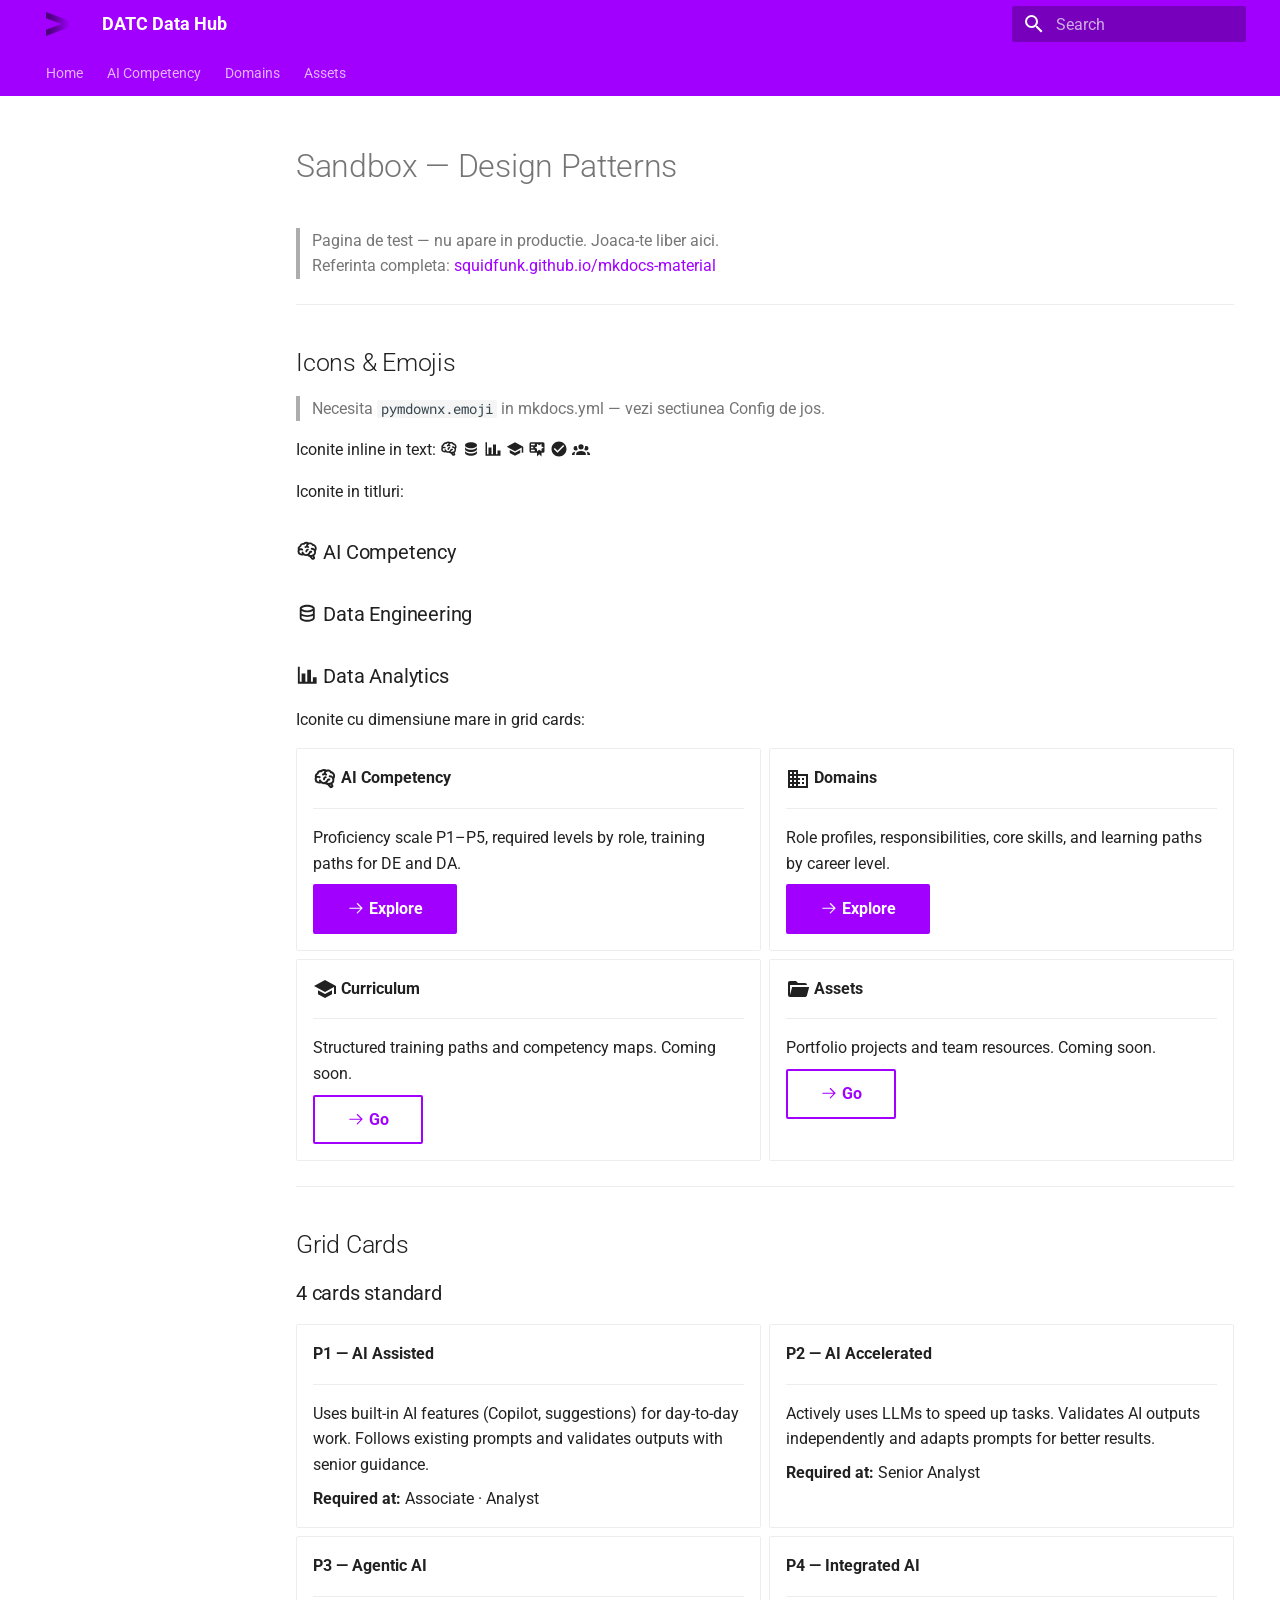
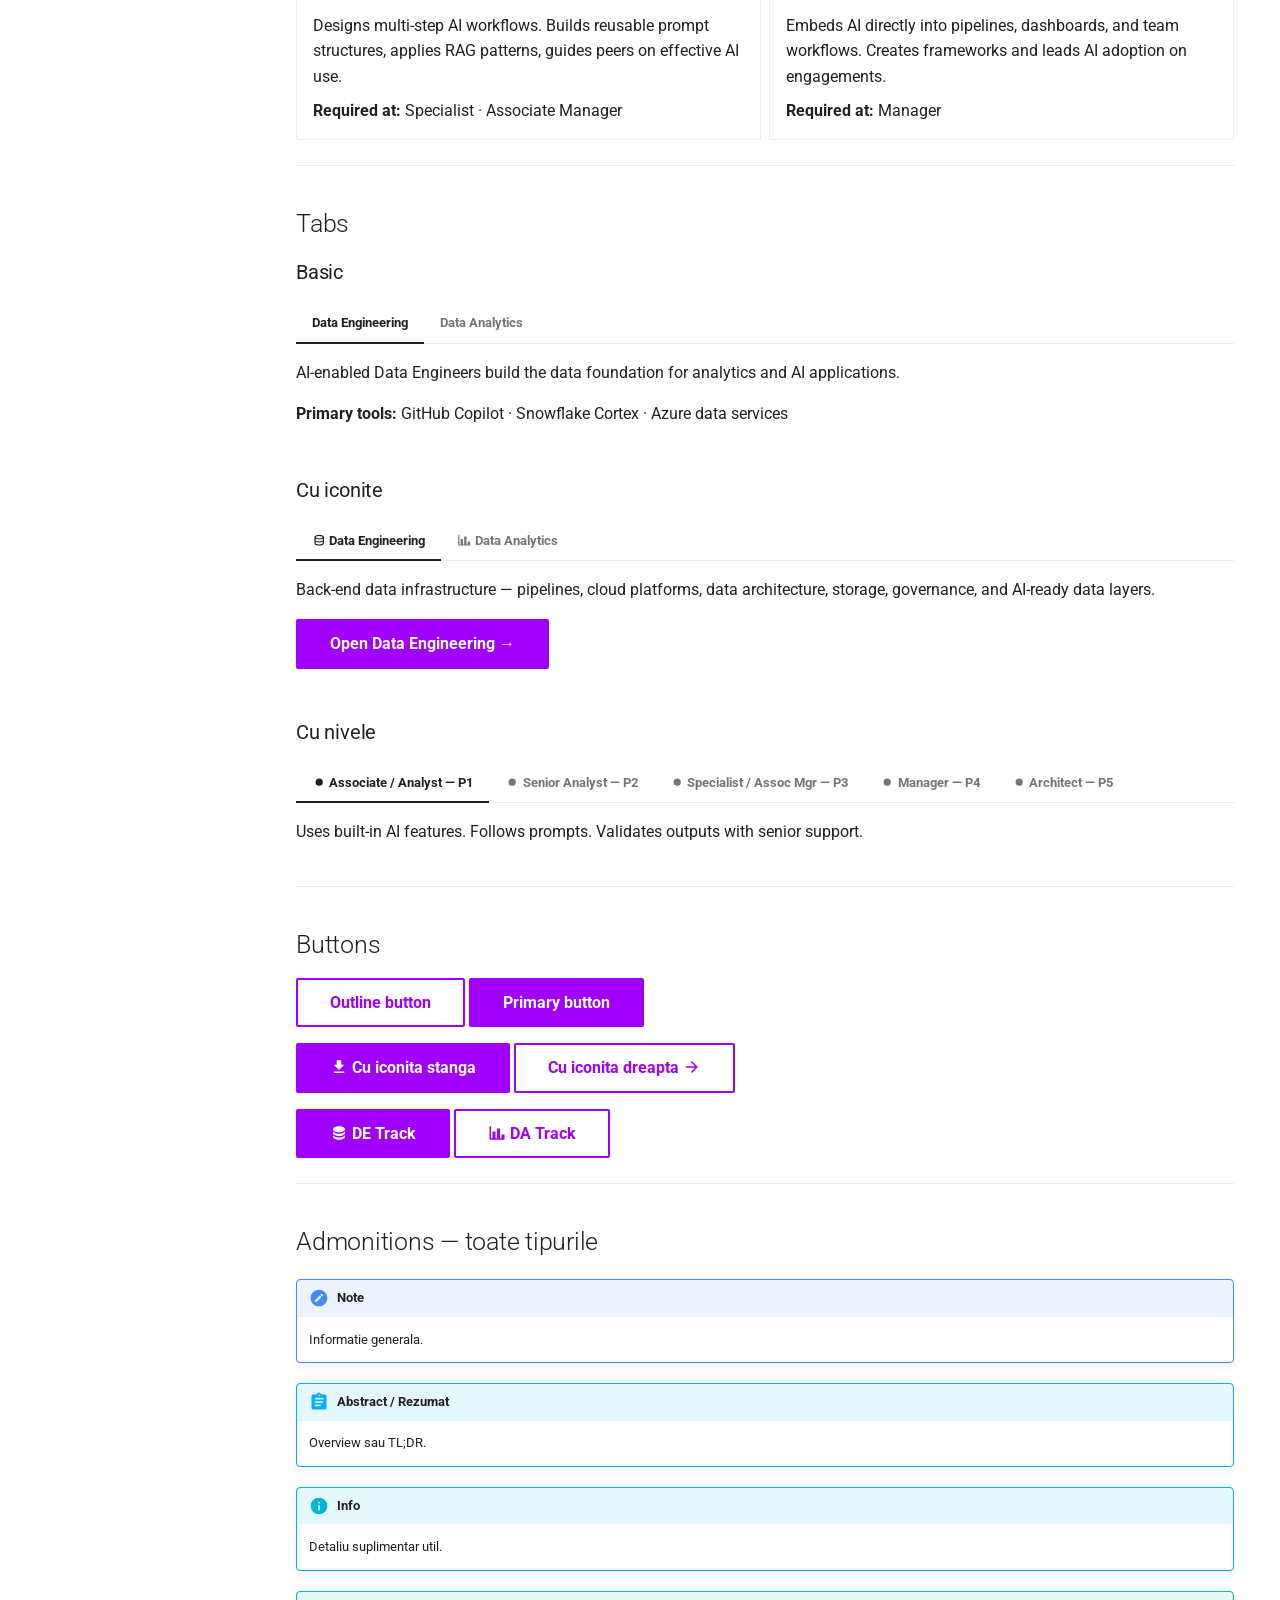
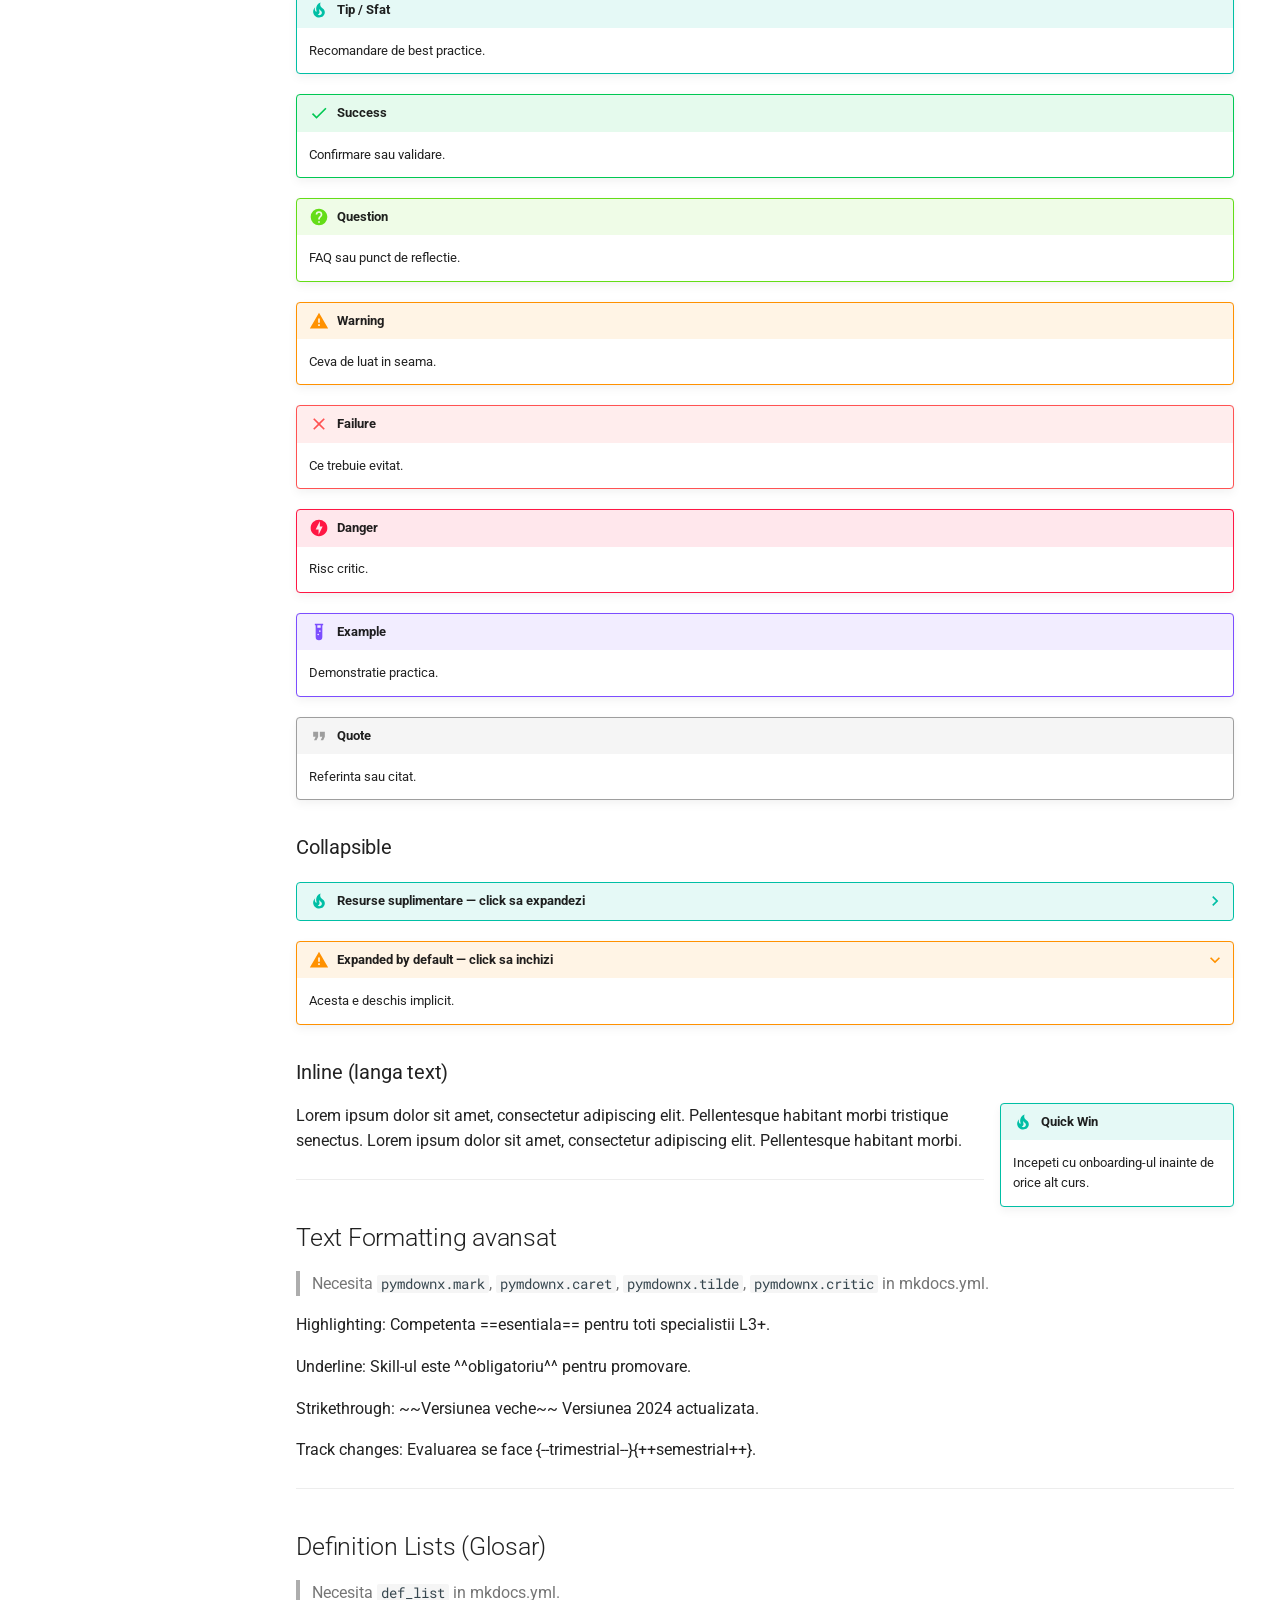
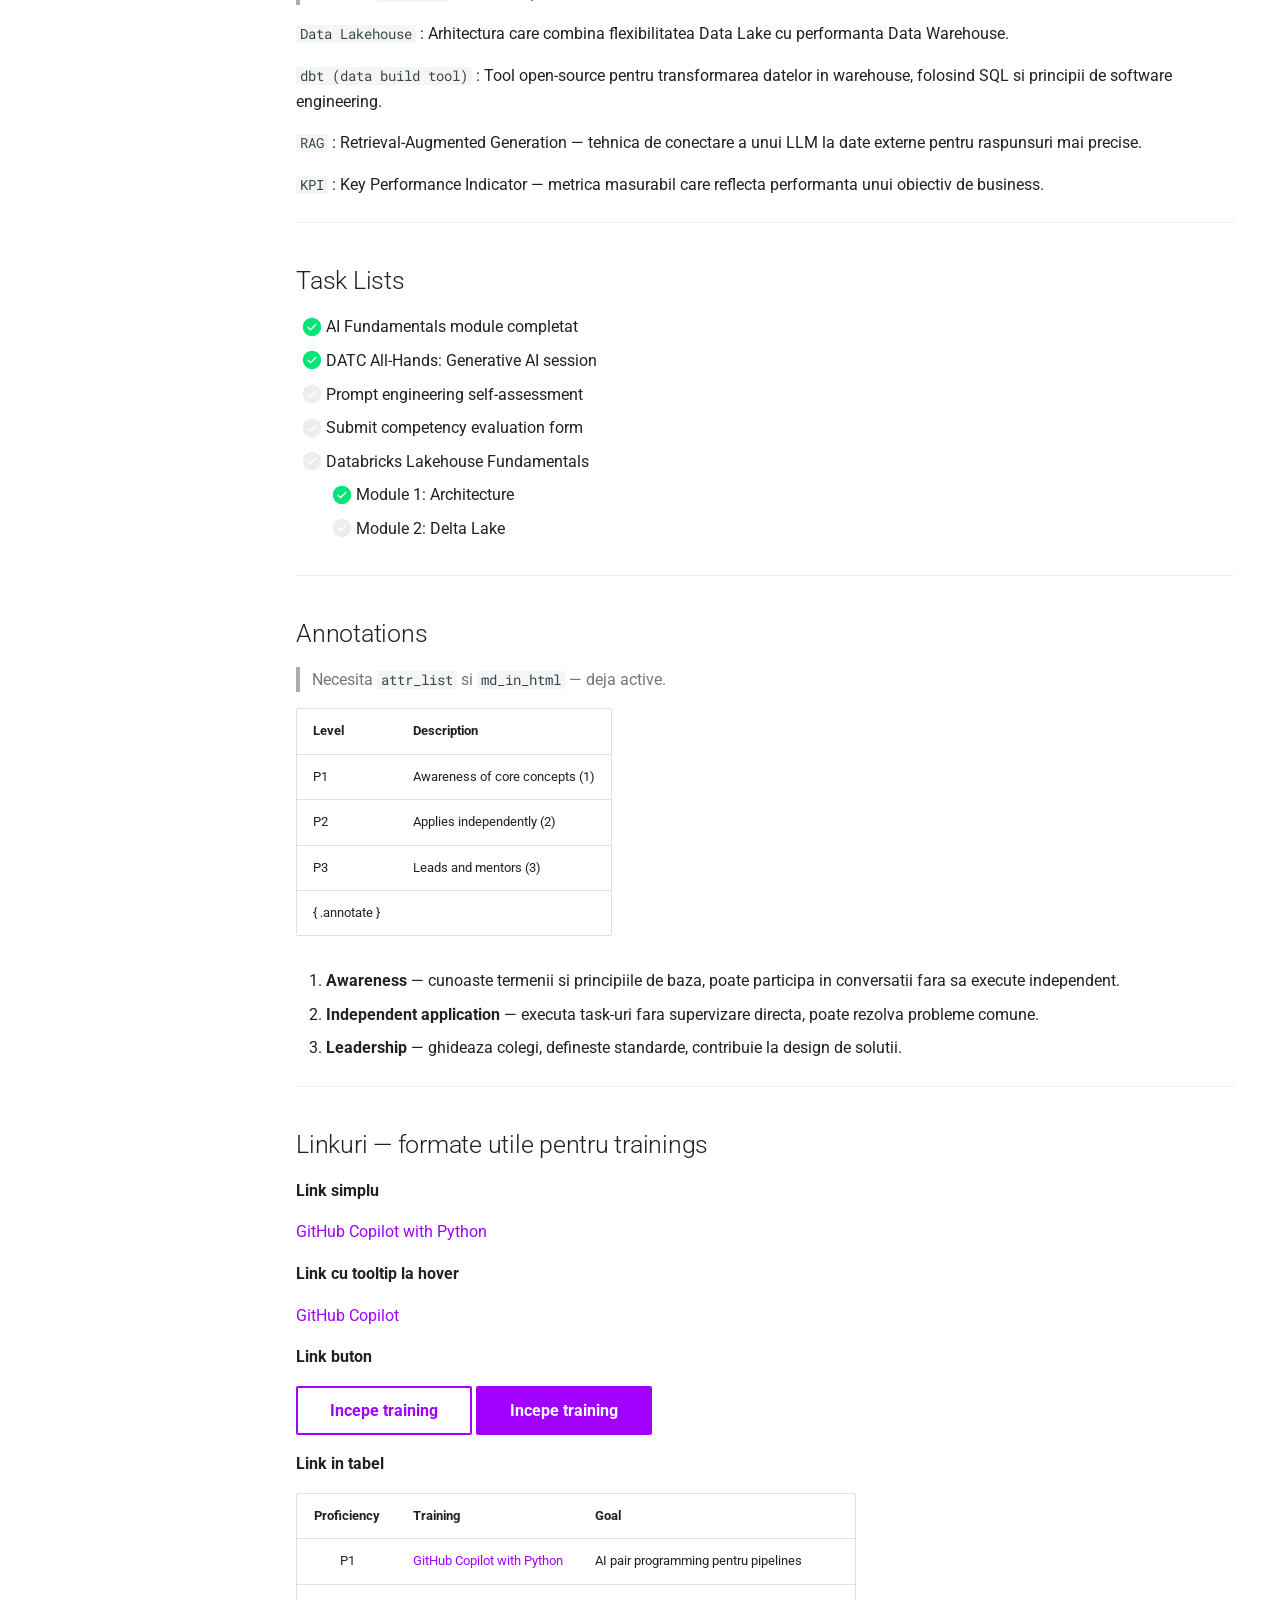
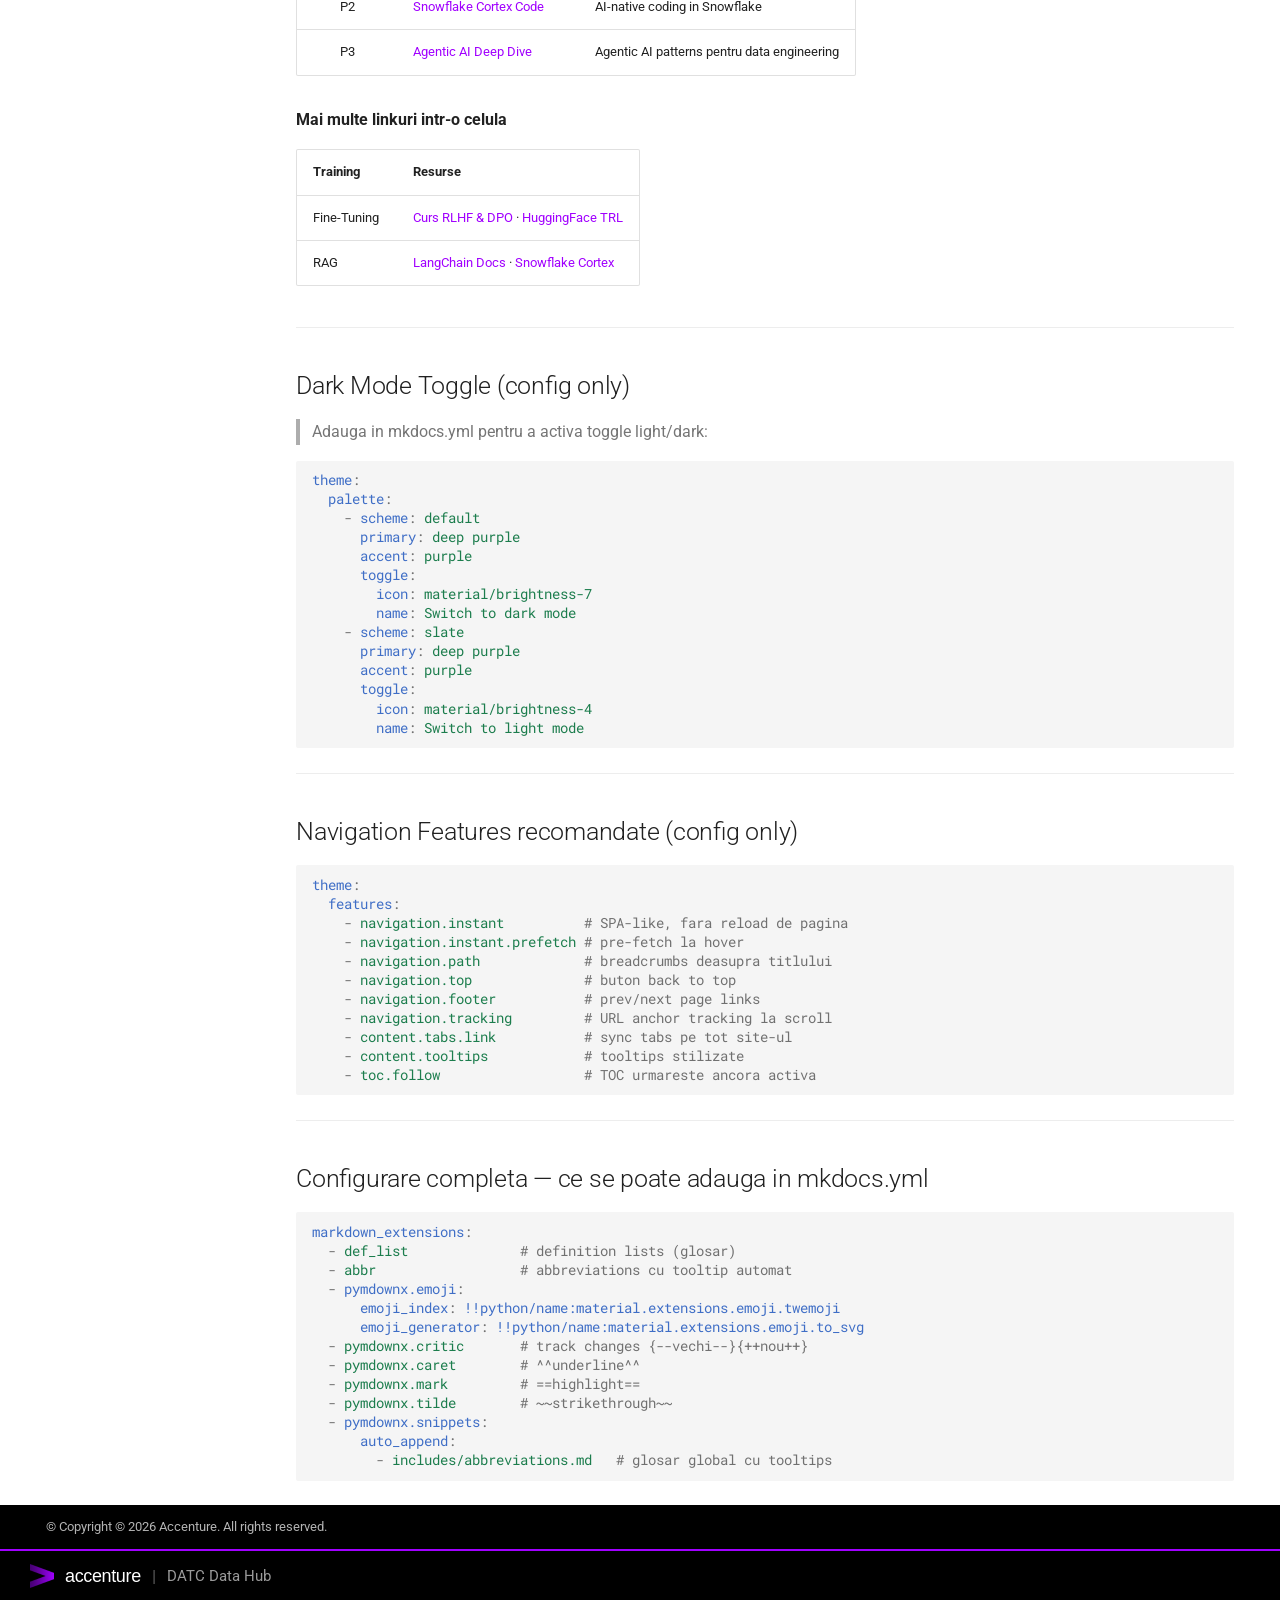
<file: working/sandbox/index.html>
<!doctype html>
<html lang="en" class="no-js">
  <head>
    
      <meta charset="utf-8">
      <meta name="viewport" content="width=device-width,initial-scale=1">
      
        <meta name="description" content="Learning paths and competency frameworks for the DATC Data Platform (DEVI)">
      
      
        <meta name="author" content="DATC Data Platform Team">
      
      
      
      
      
        
      
      
      <link rel="icon" href="../../assets/accenture-favicon.ico">
      <meta name="generator" content="mkdocs-1.6.1, mkdocs-material-9.7.7">
    
    
      
        <title>Sandbox — Design Patterns - DATC Data Hub</title>
      
    
    
      <link rel="stylesheet" href="../../assets/stylesheets/main.ec1eaa64.min.css">
      
        
        <link rel="stylesheet" href="../../assets/stylesheets/palette.ab4e12ef.min.css">
      
      


    
    
      
    
    
      
        
        
        <link rel="preconnect" href="https://fonts.gstatic.com" crossorigin>
        <link rel="stylesheet" href="https://fonts.googleapis.com/css?family=Roboto:300,300i,400,400i,700,700i%7CRoboto+Mono:400,400i,700,700i&display=fallback">
        <style>:root{--md-text-font:"Roboto";--md-code-font:"Roboto Mono"}</style>
      
    
    
      <link rel="stylesheet" href="../../stylesheets/accenture.css">
    
    <script>__md_scope=new URL("../..",location),__md_hash=e=>[...e].reduce(((e,_)=>(e<<5)-e+_.charCodeAt(0)),0),__md_get=(e,_=localStorage,t=__md_scope)=>JSON.parse(_.getItem(t.pathname+"."+e)),__md_set=(e,_,t=localStorage,a=__md_scope)=>{try{t.setItem(a.pathname+"."+e,JSON.stringify(_))}catch(e){}}</script>
    
      

    
    
  </head>
  
  
    
    
    
    
    
    <body dir="ltr" data-md-color-scheme="default" data-md-color-primary="deep-purple" data-md-color-accent="deep-purple">
  
    
    <input class="md-toggle" data-md-toggle="drawer" type="checkbox" id="__drawer" autocomplete="off">
    <input class="md-toggle" data-md-toggle="search" type="checkbox" id="__search" autocomplete="off">
    <label class="md-overlay" for="__drawer"></label>
    <div data-md-component="skip">
      
        
        <a href="#sandbox-design-patterns" class="md-skip">
          Skip to content
        </a>
      
    </div>
    <div data-md-component="announce">
      
    </div>
    
    
      

<header class="md-header" data-md-component="header">
  <nav class="md-header__inner md-grid" aria-label="Header">
    <a href="../.." title="DATC Data Hub" class="md-header__button md-logo" aria-label="DATC Data Hub" data-md-component="logo">
      
  <img src="../../assets/accenture-logo.png" alt="logo">

    </a>
    <label class="md-header__button md-icon" for="__drawer">
      
      <svg xmlns="http://www.w3.org/2000/svg" viewBox="0 0 24 24"><path d="M3 6h18v2H3zm0 5h18v2H3zm0 5h18v2H3z"/></svg>
    </label>
    <div class="md-header__title" data-md-component="header-title">
      <div class="md-header__ellipsis">
        <div class="md-header__topic">
          <span class="md-ellipsis">
            DATC Data Hub
          </span>
        </div>
        <div class="md-header__topic" data-md-component="header-topic">
          <span class="md-ellipsis">
            
              Sandbox — Design Patterns
            
          </span>
        </div>
      </div>
    </div>
    
      
    
    
    
    
      
      
        <label class="md-header__button md-icon" for="__search">
          
          <svg xmlns="http://www.w3.org/2000/svg" viewBox="0 0 24 24"><path d="M9.5 3A6.5 6.5 0 0 1 16 9.5c0 1.61-.59 3.09-1.56 4.23l.27.27h.79l5 5-1.5 1.5-5-5v-.79l-.27-.27A6.52 6.52 0 0 1 9.5 16 6.5 6.5 0 0 1 3 9.5 6.5 6.5 0 0 1 9.5 3m0 2C7 5 5 7 5 9.5S7 14 9.5 14 14 12 14 9.5 12 5 9.5 5"/></svg>
        </label>
        <div class="md-search" data-md-component="search" role="dialog">
  <label class="md-search__overlay" for="__search"></label>
  <div class="md-search__inner" role="search">
    <form class="md-search__form" name="search">
      <input type="text" class="md-search__input" name="query" aria-label="Search" placeholder="Search" autocapitalize="off" autocorrect="off" autocomplete="off" spellcheck="false" data-md-component="search-query" required>
      <label class="md-search__icon md-icon" for="__search">
        
        <svg xmlns="http://www.w3.org/2000/svg" viewBox="0 0 24 24"><path d="M9.5 3A6.5 6.5 0 0 1 16 9.5c0 1.61-.59 3.09-1.56 4.23l.27.27h.79l5 5-1.5 1.5-5-5v-.79l-.27-.27A6.52 6.52 0 0 1 9.5 16 6.5 6.5 0 0 1 3 9.5 6.5 6.5 0 0 1 9.5 3m0 2C7 5 5 7 5 9.5S7 14 9.5 14 14 12 14 9.5 12 5 9.5 5"/></svg>
        
        <svg xmlns="http://www.w3.org/2000/svg" viewBox="0 0 24 24"><path d="M20 11v2H8l5.5 5.5-1.42 1.42L4.16 12l7.92-7.92L13.5 5.5 8 11z"/></svg>
      </label>
      <nav class="md-search__options" aria-label="Search">
        
        <button type="reset" class="md-search__icon md-icon" title="Clear" aria-label="Clear" tabindex="-1">
          
          <svg xmlns="http://www.w3.org/2000/svg" viewBox="0 0 24 24"><path d="M19 6.41 17.59 5 12 10.59 6.41 5 5 6.41 10.59 12 5 17.59 6.41 19 12 13.41 17.59 19 19 17.59 13.41 12z"/></svg>
        </button>
      </nav>
      
        <div class="md-search__suggest" data-md-component="search-suggest"></div>
      
    </form>
    <div class="md-search__output">
      <div class="md-search__scrollwrap" tabindex="0" data-md-scrollfix>
        <div class="md-search-result" data-md-component="search-result">
          <div class="md-search-result__meta">
            Initializing search
          </div>
          <ol class="md-search-result__list" role="presentation"></ol>
        </div>
      </div>
    </div>
  </div>
</div>
      
    
    
  </nav>
  
</header>
    
    <div class="md-container" data-md-component="container">
      
      
        
          
            
<nav class="md-tabs" aria-label="Tabs" data-md-component="tabs">
  <div class="md-grid">
    <ul class="md-tabs__list">
      
        
  
  
  
  
    <li class="md-tabs__item">
      <a href="../.." class="md-tabs__link">
        
  
  
    
  
  Home

      </a>
    </li>
  

      
        
  
  
  
  
    
    
      <li class="md-tabs__item">
        <a href="../../ai-competency/" class="md-tabs__link">
          
  
  
    
  
  AI Competency

        </a>
      </li>
    
  

      
        
  
  
  
  
    
    
      <li class="md-tabs__item">
        <a href="../../domains/" class="md-tabs__link">
          
  
  
    
  
  Domains

        </a>
      </li>
    
  

      
        
  
  
  
  
    <li class="md-tabs__item">
      <a href="../../assets/" class="md-tabs__link">
        
  
  
    
  
  Assets

      </a>
    </li>
  

      
    </ul>
  </div>
</nav>
          
        
      
      <main class="md-main" data-md-component="main">
        <div class="md-main__inner md-grid">
          
            
              
              <div class="md-sidebar md-sidebar--primary" data-md-component="sidebar" data-md-type="navigation" >
                <div class="md-sidebar__scrollwrap">
                  <div class="md-sidebar__inner">
                    


  


  

<nav class="md-nav md-nav--primary md-nav--lifted md-nav--integrated" aria-label="Navigation" data-md-level="0">
  <label class="md-nav__title" for="__drawer">
    <a href="../.." title="DATC Data Hub" class="md-nav__button md-logo" aria-label="DATC Data Hub" data-md-component="logo">
      
  <img src="../../assets/accenture-logo.png" alt="logo">

    </a>
    DATC Data Hub
  </label>
  
  <ul class="md-nav__list" data-md-scrollfix>
    
      
      
  
  
  
  
    <li class="md-nav__item">
      <a href="../.." class="md-nav__link">
        
  
  
  <span class="md-ellipsis">
    
  
    Home
  

    
  </span>
  
  

      </a>
    </li>
  

    
      
      
  
  
  
  
    
    
      
        
          
        
      
        
      
        
      
    
    
    
      
      
        
      
    
    
    <li class="md-nav__item md-nav__item--nested">
      
        
        
          
        
        <input class="md-nav__toggle md-toggle md-toggle--indeterminate" type="checkbox" id="__nav_2" >
        
          
          <div class="md-nav__link md-nav__container">
            <a href="../../ai-competency/" class="md-nav__link ">
              
  
  
  <span class="md-ellipsis">
    
  
    AI Competency
  

    
  </span>
  
  

            </a>
            
              
              <label class="md-nav__link " for="__nav_2" id="__nav_2_label" tabindex="0">
                <span class="md-nav__icon md-icon"></span>
              </label>
            
          </div>
        
        <nav class="md-nav" data-md-level="1" aria-labelledby="__nav_2_label" aria-expanded="false">
          <label class="md-nav__title" for="__nav_2">
            <span class="md-nav__icon md-icon"></span>
            
  
    AI Competency
  

          </label>
          <ul class="md-nav__list" data-md-scrollfix>
            
              
            
              
                
  
  
  
  
    <li class="md-nav__item">
      <a href="../../ai-competency/ai-data-engineering/" class="md-nav__link">
        
  
  
  <span class="md-ellipsis">
    
  
    AI Data Engineering
  

    
  </span>
  
  

      </a>
    </li>
  

              
            
              
                
  
  
  
  
    <li class="md-nav__item">
      <a href="../../ai-competency/ai-data-analytics/" class="md-nav__link">
        
  
  
  <span class="md-ellipsis">
    
  
    AI Data Analytics
  

    
  </span>
  
  

      </a>
    </li>
  

              
            
          </ul>
        </nav>
      
    </li>
  

    
      
      
  
  
  
  
    
    
      
        
          
        
      
        
      
        
      
    
    
    
      
      
        
      
    
    
    <li class="md-nav__item md-nav__item--nested">
      
        
        
          
        
        <input class="md-nav__toggle md-toggle md-toggle--indeterminate" type="checkbox" id="__nav_3" >
        
          
          <div class="md-nav__link md-nav__container">
            <a href="../../domains/" class="md-nav__link ">
              
  
  
  <span class="md-ellipsis">
    
  
    Domains
  

    
  </span>
  
  

            </a>
            
              
              <label class="md-nav__link " for="__nav_3" id="__nav_3_label" tabindex="0">
                <span class="md-nav__icon md-icon"></span>
              </label>
            
          </div>
        
        <nav class="md-nav" data-md-level="1" aria-labelledby="__nav_3_label" aria-expanded="false">
          <label class="md-nav__title" for="__nav_3">
            <span class="md-nav__icon md-icon"></span>
            
  
    Domains
  

          </label>
          <ul class="md-nav__list" data-md-scrollfix>
            
              
            
              
                
  
  
  
  
    <li class="md-nav__item">
      <a href="../../domains/data-engineering/" class="md-nav__link">
        
  
  
  <span class="md-ellipsis">
    
  
    Data Engineering
  

    
  </span>
  
  

      </a>
    </li>
  

              
            
              
                
  
  
  
  
    <li class="md-nav__item">
      <a href="../../domains/data-analytics/" class="md-nav__link">
        
  
  
  <span class="md-ellipsis">
    
  
    Data Analytics
  

    
  </span>
  
  

      </a>
    </li>
  

              
            
          </ul>
        </nav>
      
    </li>
  

    
      
      
  
  
  
  
    <li class="md-nav__item">
      <a href="../../assets/" class="md-nav__link">
        
  
  
  <span class="md-ellipsis">
    
  
    Assets
  

    
  </span>
  
  

      </a>
    </li>
  

    
  </ul>
</nav>
                  </div>
                </div>
              </div>
            
            
          
          
            <div class="md-content" data-md-component="content">
              
              <article class="md-content__inner md-typeset">
                
                  



<h1 id="sandbox-design-patterns">Sandbox — Design Patterns</h1>
<blockquote>
<p>Pagina de test — nu apare in productie. Joaca-te liber aici.<br />
Referinta completa: <a href="https://squidfunk.github.io/mkdocs-material/">squidfunk.github.io/mkdocs-material</a></p>
</blockquote>
<hr />
<h2 id="icons-emojis">Icons &amp; Emojis</h2>
<blockquote>
<p>Necesita <code>pymdownx.emoji</code> in mkdocs.yml — vezi sectiunea Config de jos.</p>
</blockquote>
<p>Iconite inline in text: <span class="twemoji"><svg xmlns="http://www.w3.org/2000/svg" viewBox="0 0 24 24"><path d="M21.33 12.91c.09 1.55-.62 3.04-1.89 3.95l.77 1.49c.23.45.26.98.06 1.45-.19.47-.58.84-1.06 1l-.79.25a1.687 1.687 0 0 1-1.86-.55L14.44 18c-.89-.15-1.73-.53-2.44-1.1-.5.15-1 .23-1.5.23-.88 0-1.76-.27-2.5-.79-.53.16-1.07.23-1.62.22-.79.01-1.57-.15-2.3-.45a4.1 4.1 0 0 1-2.43-3.61c-.08-.72.04-1.45.35-2.11-.29-.75-.32-1.57-.07-2.33C2.3 7.11 3 6.32 3.87 5.82c.58-1.69 2.21-2.82 4-2.7 1.6-1.5 4.05-1.66 5.83-.37.42-.11.86-.17 1.3-.17 1.36-.03 2.65.57 3.5 1.64 2.04.53 3.5 2.35 3.58 4.47.05 1.11-.25 2.2-.86 3.13.07.36.11.72.11 1.09m-5-1.41c.57.07 1.02.5 1.02 1.07a1 1 0 0 1-1 1h-.63c-.32.9-.88 1.69-1.62 2.29.25.09.51.14.77.21 5.13-.07 4.53-3.2 4.53-3.25a2.59 2.59 0 0 0-2.69-2.49 1 1 0 0 1-1-1 1 1 0 0 1 1-1c1.23.03 2.41.49 3.33 1.3.05-.29.08-.59.08-.89-.06-1.24-.62-2.32-2.87-2.53-1.25-2.96-4.4-1.32-4.4-.4-.03.23.21.72.25.75a1 1 0 0 1 1 1c0 .55-.45 1-1 1-.53-.02-1.03-.22-1.43-.56-.48.31-1.03.5-1.6.56-.57.05-1.04-.35-1.07-.9a.97.97 0 0 1 .88-1.1c.16-.02.94-.14.94-.77 0-.66.25-1.29.68-1.79-.92-.25-1.91.08-2.91 1.29C6.75 5 6 5.25 5.45 7.2 4.5 7.67 4 8 3.78 9c1.08-.22 2.19-.13 3.22.25.5.19.78.75.59 1.29-.19.52-.77.78-1.29.59-.73-.32-1.55-.34-2.3-.06-.32.27-.32.83-.32 1.27 0 .74.37 1.43 1 1.83.53.27 1.12.41 1.71.4q-.225-.39-.39-.81a1.038 1.038 0 0 1 1.96-.68c.4 1.14 1.42 1.92 2.62 2.05 1.37-.07 2.59-.88 3.19-2.13.23-1.38 1.34-1.5 2.56-1.5m2 7.47-.62-1.3-.71.16 1 1.25zm-4.65-8.61a1 1 0 0 0-.91-1.03c-.71-.04-1.4.2-1.93.67-.57.58-.87 1.38-.84 2.19a1 1 0 0 0 1 1c.57 0 1-.45 1-1 0-.27.07-.54.23-.76.12-.1.27-.15.43-.15.55.03 1.02-.38 1.02-.92"/></svg></span> <span class="twemoji"><svg xmlns="http://www.w3.org/2000/svg" viewBox="0 0 24 24"><path d="M12 3C7.58 3 4 4.79 4 7s3.58 4 8 4 8-1.79 8-4-3.58-4-8-4M4 9v3c0 2.21 3.58 4 8 4s8-1.79 8-4V9c0 2.21-3.58 4-8 4s-8-1.79-8-4m0 5v3c0 2.21 3.58 4 8 4s8-1.79 8-4v-3c0 2.21-3.58 4-8 4s-8-1.79-8-4"/></svg></span> <span class="twemoji"><svg xmlns="http://www.w3.org/2000/svg" viewBox="0 0 24 24"><path d="M22 21H2V3h2v16h2v-9h4v9h2V6h4v13h2v-5h4z"/></svg></span> <span class="twemoji"><svg xmlns="http://www.w3.org/2000/svg" viewBox="0 0 24 24"><path d="M12 3 1 9l11 6 9-4.91V17h2V9M5 13.18v4L12 21l7-3.82v-4L12 17z"/></svg></span> <span class="twemoji"><svg xmlns="http://www.w3.org/2000/svg" viewBox="0 0 24 24"><path d="M4 3c-1.11 0-2 .89-2 2v10a2 2 0 0 0 2 2h8v5l3-3 3 3v-5h2a2 2 0 0 0 2-2V5a2 2 0 0 0-2-2H4m8 2 3 2 3-2v3.5l3 1.5-3 1.5V15l-3-2-3 2v-3.5L9 10l3-1.5zM4 5h5v2H4zm0 4h3v2H4zm0 4h5v2H4z"/></svg></span> <span class="twemoji"><svg xmlns="http://www.w3.org/2000/svg" viewBox="0 0 24 24"><path d="M12 2C6.5 2 2 6.5 2 12s4.5 10 10 10 10-4.5 10-10S17.5 2 12 2m-2 15-5-5 1.41-1.41L10 14.17l7.59-7.59L19 8z"/></svg></span> <span class="twemoji"><svg xmlns="http://www.w3.org/2000/svg" viewBox="0 0 24 24"><path d="M12 5.5A3.5 3.5 0 0 1 15.5 9a3.5 3.5 0 0 1-3.5 3.5A3.5 3.5 0 0 1 8.5 9 3.5 3.5 0 0 1 12 5.5M5 8c.56 0 1.08.15 1.53.42-.15 1.43.27 2.85 1.13 3.96C7.16 13.34 6.16 14 5 14a3 3 0 0 1-3-3 3 3 0 0 1 3-3m14 0a3 3 0 0 1 3 3 3 3 0 0 1-3 3c-1.16 0-2.16-.66-2.66-1.62a5.54 5.54 0 0 0 1.13-3.96c.45-.27.97-.42 1.53-.42M5.5 18.25c0-2.07 2.91-3.75 6.5-3.75s6.5 1.68 6.5 3.75V20h-13zM0 20v-1.5c0-1.39 1.89-2.56 4.45-2.9-.59.68-.95 1.62-.95 2.65V20zm24 0h-3.5v-1.75c0-1.03-.36-1.97-.95-2.65 2.56.34 4.45 1.51 4.45 2.9z"/></svg></span></p>
<p>Iconite in titluri:</p>
<h3 id="ai-competency"><span class="twemoji"><svg xmlns="http://www.w3.org/2000/svg" viewBox="0 0 24 24"><path d="M21.33 12.91c.09 1.55-.62 3.04-1.89 3.95l.77 1.49c.23.45.26.98.06 1.45-.19.47-.58.84-1.06 1l-.79.25a1.687 1.687 0 0 1-1.86-.55L14.44 18c-.89-.15-1.73-.53-2.44-1.1-.5.15-1 .23-1.5.23-.88 0-1.76-.27-2.5-.79-.53.16-1.07.23-1.62.22-.79.01-1.57-.15-2.3-.45a4.1 4.1 0 0 1-2.43-3.61c-.08-.72.04-1.45.35-2.11-.29-.75-.32-1.57-.07-2.33C2.3 7.11 3 6.32 3.87 5.82c.58-1.69 2.21-2.82 4-2.7 1.6-1.5 4.05-1.66 5.83-.37.42-.11.86-.17 1.3-.17 1.36-.03 2.65.57 3.5 1.64 2.04.53 3.5 2.35 3.58 4.47.05 1.11-.25 2.2-.86 3.13.07.36.11.72.11 1.09m-5-1.41c.57.07 1.02.5 1.02 1.07a1 1 0 0 1-1 1h-.63c-.32.9-.88 1.69-1.62 2.29.25.09.51.14.77.21 5.13-.07 4.53-3.2 4.53-3.25a2.59 2.59 0 0 0-2.69-2.49 1 1 0 0 1-1-1 1 1 0 0 1 1-1c1.23.03 2.41.49 3.33 1.3.05-.29.08-.59.08-.89-.06-1.24-.62-2.32-2.87-2.53-1.25-2.96-4.4-1.32-4.4-.4-.03.23.21.72.25.75a1 1 0 0 1 1 1c0 .55-.45 1-1 1-.53-.02-1.03-.22-1.43-.56-.48.31-1.03.5-1.6.56-.57.05-1.04-.35-1.07-.9a.97.97 0 0 1 .88-1.1c.16-.02.94-.14.94-.77 0-.66.25-1.29.68-1.79-.92-.25-1.91.08-2.91 1.29C6.75 5 6 5.25 5.45 7.2 4.5 7.67 4 8 3.78 9c1.08-.22 2.19-.13 3.22.25.5.19.78.75.59 1.29-.19.52-.77.78-1.29.59-.73-.32-1.55-.34-2.3-.06-.32.27-.32.83-.32 1.27 0 .74.37 1.43 1 1.83.53.27 1.12.41 1.71.4q-.225-.39-.39-.81a1.038 1.038 0 0 1 1.96-.68c.4 1.14 1.42 1.92 2.62 2.05 1.37-.07 2.59-.88 3.19-2.13.23-1.38 1.34-1.5 2.56-1.5m2 7.47-.62-1.3-.71.16 1 1.25zm-4.65-8.61a1 1 0 0 0-.91-1.03c-.71-.04-1.4.2-1.93.67-.57.58-.87 1.38-.84 2.19a1 1 0 0 0 1 1c.57 0 1-.45 1-1 0-.27.07-.54.23-.76.12-.1.27-.15.43-.15.55.03 1.02-.38 1.02-.92"/></svg></span> AI Competency</h3>
<h3 id="data-engineering"><span class="twemoji"><svg xmlns="http://www.w3.org/2000/svg" viewBox="0 0 24 24"><path d="M12 3C7.58 3 4 4.79 4 7v10c0 2.21 3.59 4 8 4s8-1.79 8-4V7c0-2.21-3.58-4-8-4m6 14c0 .5-2.13 2-6 2s-6-1.5-6-2v-2.23c1.61.78 3.72 1.23 6 1.23s4.39-.45 6-1.23zm0-4.55c-1.3.95-3.58 1.55-6 1.55s-4.7-.6-6-1.55V9.64c1.47.83 3.61 1.36 6 1.36s4.53-.53 6-1.36zM12 9C8.13 9 6 7.5 6 7s2.13-2 6-2 6 1.5 6 2-2.13 2-6 2"/></svg></span> Data Engineering</h3>
<h3 id="data-analytics"><span class="twemoji"><svg xmlns="http://www.w3.org/2000/svg" viewBox="0 0 24 24"><path d="M22 21H2V3h2v16h2v-9h4v9h2V6h4v13h2v-5h4z"/></svg></span> Data Analytics</h3>
<p>Iconite cu dimensiune mare in grid cards:</p>
<div class="grid cards">
<ul>
<li>
<p><span class="twemoji lg middle"><svg xmlns="http://www.w3.org/2000/svg" viewBox="0 0 24 24"><path d="M21.33 12.91c.09 1.55-.62 3.04-1.89 3.95l.77 1.49c.23.45.26.98.06 1.45-.19.47-.58.84-1.06 1l-.79.25a1.687 1.687 0 0 1-1.86-.55L14.44 18c-.89-.15-1.73-.53-2.44-1.1-.5.15-1 .23-1.5.23-.88 0-1.76-.27-2.5-.79-.53.16-1.07.23-1.62.22-.79.01-1.57-.15-2.3-.45a4.1 4.1 0 0 1-2.43-3.61c-.08-.72.04-1.45.35-2.11-.29-.75-.32-1.57-.07-2.33C2.3 7.11 3 6.32 3.87 5.82c.58-1.69 2.21-2.82 4-2.7 1.6-1.5 4.05-1.66 5.83-.37.42-.11.86-.17 1.3-.17 1.36-.03 2.65.57 3.5 1.64 2.04.53 3.5 2.35 3.58 4.47.05 1.11-.25 2.2-.86 3.13.07.36.11.72.11 1.09m-5-1.41c.57.07 1.02.5 1.02 1.07a1 1 0 0 1-1 1h-.63c-.32.9-.88 1.69-1.62 2.29.25.09.51.14.77.21 5.13-.07 4.53-3.2 4.53-3.25a2.59 2.59 0 0 0-2.69-2.49 1 1 0 0 1-1-1 1 1 0 0 1 1-1c1.23.03 2.41.49 3.33 1.3.05-.29.08-.59.08-.89-.06-1.24-.62-2.32-2.87-2.53-1.25-2.96-4.4-1.32-4.4-.4-.03.23.21.72.25.75a1 1 0 0 1 1 1c0 .55-.45 1-1 1-.53-.02-1.03-.22-1.43-.56-.48.31-1.03.5-1.6.56-.57.05-1.04-.35-1.07-.9a.97.97 0 0 1 .88-1.1c.16-.02.94-.14.94-.77 0-.66.25-1.29.68-1.79-.92-.25-1.91.08-2.91 1.29C6.75 5 6 5.25 5.45 7.2 4.5 7.67 4 8 3.78 9c1.08-.22 2.19-.13 3.22.25.5.19.78.75.59 1.29-.19.52-.77.78-1.29.59-.73-.32-1.55-.34-2.3-.06-.32.27-.32.83-.32 1.27 0 .74.37 1.43 1 1.83.53.27 1.12.41 1.71.4q-.225-.39-.39-.81a1.038 1.038 0 0 1 1.96-.68c.4 1.14 1.42 1.92 2.62 2.05 1.37-.07 2.59-.88 3.19-2.13.23-1.38 1.34-1.5 2.56-1.5m2 7.47-.62-1.3-.71.16 1 1.25zm-4.65-8.61a1 1 0 0 0-.91-1.03c-.71-.04-1.4.2-1.93.67-.57.58-.87 1.38-.84 2.19a1 1 0 0 0 1 1c.57 0 1-.45 1-1 0-.27.07-.54.23-.76.12-.1.27-.15.43-.15.55.03 1.02-.38 1.02-.92"/></svg></span> <strong>AI Competency</strong></p>
<hr />
<p>Proficiency scale P1–P5, required levels by role, training paths for DE and DA.</p>
<p><a class="md-button md-button--primary" href="../../ai-competency/"><span class="twemoji"><svg xmlns="http://www.w3.org/2000/svg" viewBox="0 0 24 24"><path d="M13.22 19.03a.75.75 0 0 1 0-1.06L18.19 13H3.75a.75.75 0 0 1 0-1.5h14.44l-4.97-4.97a.749.749 0 0 1 .326-1.275.75.75 0 0 1 .734.215l6.25 6.25a.75.75 0 0 1 0 1.06l-6.25 6.25a.75.75 0 0 1-1.06 0"/></svg></span> Explore</a></p>
</li>
<li>
<p><span class="twemoji lg middle"><svg xmlns="http://www.w3.org/2000/svg" viewBox="0 0 24 24"><path d="M18 15h-2v2h2m0-6h-2v2h2m2 6h-8v-2h2v-2h-2v-2h2v-2h-2V9h8M10 7H8V5h2m0 6H8V9h2m0 6H8v-2h2m0 6H8v-2h2M6 7H4V5h2m0 6H4V9h2m0 6H4v-2h2m0 6H4v-2h2m6-10V3H2v18h20V7z"/></svg></span> <strong>Domains</strong></p>
<hr />
<p>Role profiles, responsibilities, core skills, and learning paths by career level.</p>
<p><a class="md-button md-button--primary" href="../../domains/"><span class="twemoji"><svg xmlns="http://www.w3.org/2000/svg" viewBox="0 0 24 24"><path d="M13.22 19.03a.75.75 0 0 1 0-1.06L18.19 13H3.75a.75.75 0 0 1 0-1.5h14.44l-4.97-4.97a.749.749 0 0 1 .326-1.275.75.75 0 0 1 .734.215l6.25 6.25a.75.75 0 0 1 0 1.06l-6.25 6.25a.75.75 0 0 1-1.06 0"/></svg></span> Explore</a></p>
</li>
<li>
<p><span class="twemoji lg middle"><svg xmlns="http://www.w3.org/2000/svg" viewBox="0 0 24 24"><path d="M12 3 1 9l11 6 9-4.91V17h2V9M5 13.18v4L12 21l7-3.82v-4L12 17z"/></svg></span> <strong>Curriculum</strong></p>
<hr />
<p>Structured training paths and competency maps. Coming soon.</p>
<p><a class="md-button" href="../../curriculum/"><span class="twemoji"><svg xmlns="http://www.w3.org/2000/svg" viewBox="0 0 24 24"><path d="M13.22 19.03a.75.75 0 0 1 0-1.06L18.19 13H3.75a.75.75 0 0 1 0-1.5h14.44l-4.97-4.97a.749.749 0 0 1 .326-1.275.75.75 0 0 1 .734.215l6.25 6.25a.75.75 0 0 1 0 1.06l-6.25 6.25a.75.75 0 0 1-1.06 0"/></svg></span> Go</a></p>
</li>
<li>
<p><span class="twemoji lg middle"><svg xmlns="http://www.w3.org/2000/svg" viewBox="0 0 24 24"><path d="M19 20H4a2 2 0 0 1-2-2V6c0-1.11.89-2 2-2h6l2 2h7a2 2 0 0 1 2 2H4v10l2.14-8h17.07l-2.28 8.5c-.23.87-1.01 1.5-1.93 1.5"/></svg></span> <strong>Assets</strong></p>
<hr />
<p>Portfolio projects and team resources. Coming soon.</p>
<p><a class="md-button" href="../../assets/"><span class="twemoji"><svg xmlns="http://www.w3.org/2000/svg" viewBox="0 0 24 24"><path d="M13.22 19.03a.75.75 0 0 1 0-1.06L18.19 13H3.75a.75.75 0 0 1 0-1.5h14.44l-4.97-4.97a.749.749 0 0 1 .326-1.275.75.75 0 0 1 .734.215l6.25 6.25a.75.75 0 0 1 0 1.06l-6.25 6.25a.75.75 0 0 1-1.06 0"/></svg></span> Go</a></p>
</li>
</ul>
</div>
<hr />
<h2 id="grid-cards">Grid Cards</h2>
<h3 id="4-cards-standard">4 cards standard</h3>
<div class="grid cards">
<ul>
<li>
<p><strong>P1 — AI Assisted</strong></p>
<hr />
<p>Uses built-in AI features (Copilot, suggestions) for day-to-day work. Follows existing prompts and validates outputs with senior guidance.</p>
<p><strong>Required at:</strong> Associate · Analyst</p>
</li>
<li>
<p><strong>P2 — AI Accelerated</strong></p>
<hr />
<p>Actively uses LLMs to speed up tasks. Validates AI outputs independently and adapts prompts for better results.</p>
<p><strong>Required at:</strong> Senior Analyst</p>
</li>
<li>
<p><strong>P3 — Agentic AI</strong></p>
<hr />
<p>Designs multi-step AI workflows. Builds reusable prompt structures, applies RAG patterns, guides peers on effective AI use.</p>
<p><strong>Required at:</strong> Specialist · Associate Manager</p>
</li>
<li>
<p><strong>P4 — Integrated AI</strong></p>
<hr />
<p>Embeds AI directly into pipelines, dashboards, and team workflows. Creates frameworks and leads AI adoption on engagements.</p>
<p><strong>Required at:</strong> Manager</p>
</li>
</ul>
</div>
<hr />
<h2 id="tabs">Tabs</h2>
<h3 id="basic">Basic</h3>
<div class="tabbed-set tabbed-alternate" data-tabs="1:2"><input checked="checked" id="__tabbed_1_1" name="__tabbed_1" type="radio" /><input id="__tabbed_1_2" name="__tabbed_1" type="radio" /><div class="tabbed-labels"><label for="__tabbed_1_1">Data Engineering</label><label for="__tabbed_1_2">Data Analytics</label></div>
<div class="tabbed-content">
<div class="tabbed-block">
<p>AI-enabled Data Engineers build the data foundation for analytics and AI applications.</p>
<p><strong>Primary tools:</strong> GitHub Copilot · Snowflake Cortex · Azure data services</p>
</div>
<div class="tabbed-block">
<p>AI-enabled Analytics practitioners accelerate reporting, insight generation, and decision support.</p>
<p><strong>Primary tools:</strong> Power BI Copilot · Fabric Copilot · Tableau AI</p>
</div>
</div>
</div>
<h3 id="cu-iconite">Cu iconite</h3>
<div class="tabbed-set tabbed-alternate" data-tabs="2:2"><input checked="checked" id="__tabbed_2_1" name="__tabbed_2" type="radio" /><input id="__tabbed_2_2" name="__tabbed_2" type="radio" /><div class="tabbed-labels"><label for="__tabbed_2_1"><span class="twemoji"><svg xmlns="http://www.w3.org/2000/svg" viewBox="0 0 24 24"><path d="M12 3C7.58 3 4 4.79 4 7v10c0 2.21 3.59 4 8 4s8-1.79 8-4V7c0-2.21-3.58-4-8-4m6 14c0 .5-2.13 2-6 2s-6-1.5-6-2v-2.23c1.61.78 3.72 1.23 6 1.23s4.39-.45 6-1.23zm0-4.55c-1.3.95-3.58 1.55-6 1.55s-4.7-.6-6-1.55V9.64c1.47.83 3.61 1.36 6 1.36s4.53-.53 6-1.36zM12 9C8.13 9 6 7.5 6 7s2.13-2 6-2 6 1.5 6 2-2.13 2-6 2"/></svg></span> Data Engineering</label><label for="__tabbed_2_2"><span class="twemoji"><svg xmlns="http://www.w3.org/2000/svg" viewBox="0 0 24 24"><path d="M22 21H2V3h2v16h2v-9h4v9h2V6h4v13h2v-5h4z"/></svg></span> Data Analytics</label></div>
<div class="tabbed-content">
<div class="tabbed-block">
<p>Back-end data infrastructure — pipelines, cloud platforms, data architecture, storage, governance, and AI-ready data layers.</p>
<p><a class="md-button md-button--primary" href="../../domains/data-engineering/">Open Data Engineering →</a></p>
</div>
<div class="tabbed-block">
<p>Front-end data delivery — dashboards, semantic models, reporting, data visualisation, and BI architecture.</p>
<p><a class="md-button md-button--primary" href="../../domains/data-analytics/">Open Data Analytics →</a></p>
</div>
</div>
</div>
<h3 id="cu-nivele">Cu nivele</h3>
<div class="tabbed-set tabbed-alternate" data-tabs="3:5"><input checked="checked" id="__tabbed_3_1" name="__tabbed_3" type="radio" /><input id="__tabbed_3_2" name="__tabbed_3" type="radio" /><input id="__tabbed_3_3" name="__tabbed_3" type="radio" /><input id="__tabbed_3_4" name="__tabbed_3" type="radio" /><input id="__tabbed_3_5" name="__tabbed_3" type="radio" /><div class="tabbed-labels"><label for="__tabbed_3_1"><span class="twemoji"><svg xmlns="http://www.w3.org/2000/svg" viewBox="0 0 16 16"><path d="M8 4a4 4 0 1 1 0 8 4 4 0 0 1 0-8"/></svg></span> Associate / Analyst — P1</label><label for="__tabbed_3_2"><span class="twemoji"><svg xmlns="http://www.w3.org/2000/svg" viewBox="0 0 16 16"><path d="M8 4a4 4 0 1 1 0 8 4 4 0 0 1 0-8"/></svg></span> Senior Analyst — P2</label><label for="__tabbed_3_3"><span class="twemoji"><svg xmlns="http://www.w3.org/2000/svg" viewBox="0 0 16 16"><path d="M8 4a4 4 0 1 1 0 8 4 4 0 0 1 0-8"/></svg></span> Specialist / Assoc Mgr — P3</label><label for="__tabbed_3_4"><span class="twemoji"><svg xmlns="http://www.w3.org/2000/svg" viewBox="0 0 16 16"><path d="M8 4a4 4 0 1 1 0 8 4 4 0 0 1 0-8"/></svg></span> Manager — P4</label><label for="__tabbed_3_5"><span class="twemoji"><svg xmlns="http://www.w3.org/2000/svg" viewBox="0 0 16 16"><path d="M8 4a4 4 0 1 1 0 8 4 4 0 0 1 0-8"/></svg></span> Architect — P5</label></div>
<div class="tabbed-content">
<div class="tabbed-block">
<p>Uses built-in AI features. Follows prompts. Validates outputs with senior support.</p>
</div>
<div class="tabbed-block">
<p>Actively uses LLMs. Validates independently. Adapts prompts for better results.</p>
</div>
<div class="tabbed-block">
<p>Designs multi-step agentic workflows. Builds reusable prompt structures. Coaches peers.</p>
</div>
<div class="tabbed-block">
<p>Embeds AI into pipelines and dashboards. Leads AI adoption on engagements.</p>
</div>
<div class="tabbed-block">
<p>Defines standards, governance, and strategy. Advises leadership.</p>
</div>
</div>
</div>
<hr />
<h2 id="buttons">Buttons</h2>
<p><a class="md-button" href="#">Outline button</a>
<a class="md-button md-button--primary" href="#">Primary button</a></p>
<p><a class="md-button md-button--primary" href="#"><span class="twemoji"><svg xmlns="http://www.w3.org/2000/svg" viewBox="0 0 24 24"><path d="M5 20h14v-2H5m14-9h-4V3H9v6H5l7 7z"/></svg></span> Cu iconita stanga</a>
<a class="md-button" href="#">Cu iconita dreapta <span class="twemoji"><svg xmlns="http://www.w3.org/2000/svg" viewBox="0 0 24 24"><path d="M4 11v2h12l-5.5 5.5 1.42 1.42L19.84 12l-7.92-7.92L10.5 5.5 16 11z"/></svg></span></a></p>
<p><a class="md-button md-button--primary" href="#"><span class="twemoji"><svg xmlns="http://www.w3.org/2000/svg" viewBox="0 0 24 24"><path d="M12 3C7.58 3 4 4.79 4 7s3.58 4 8 4 8-1.79 8-4-3.58-4-8-4M4 9v3c0 2.21 3.58 4 8 4s8-1.79 8-4V9c0 2.21-3.58 4-8 4s-8-1.79-8-4m0 5v3c0 2.21 3.58 4 8 4s8-1.79 8-4v-3c0 2.21-3.58 4-8 4s-8-1.79-8-4"/></svg></span> DE Track</a>
<a class="md-button" href="#"><span class="twemoji"><svg xmlns="http://www.w3.org/2000/svg" viewBox="0 0 24 24"><path d="M22 21H2V3h2v16h2v-9h4v9h2V6h4v13h2v-5h4z"/></svg></span> DA Track</a></p>
<hr />
<h2 id="admonitions-toate-tipurile">Admonitions — toate tipurile</h2>
<div class="admonition note">
<p class="admonition-title">Note</p>
<p>Informatie generala.</p>
</div>
<div class="admonition abstract">
<p class="admonition-title">Abstract / Rezumat</p>
<p>Overview sau TL;DR.</p>
</div>
<div class="admonition info">
<p class="admonition-title">Info</p>
<p>Detaliu suplimentar util.</p>
</div>
<div class="admonition tip">
<p class="admonition-title">Tip / Sfat</p>
<p>Recomandare de best practice.</p>
</div>
<div class="admonition success">
<p class="admonition-title">Success</p>
<p>Confirmare sau validare.</p>
</div>
<div class="admonition question">
<p class="admonition-title">Question</p>
<p>FAQ sau punct de reflectie.</p>
</div>
<div class="admonition warning">
<p class="admonition-title">Warning</p>
<p>Ceva de luat in seama.</p>
</div>
<div class="admonition failure">
<p class="admonition-title">Failure</p>
<p>Ce trebuie evitat.</p>
</div>
<div class="admonition danger">
<p class="admonition-title">Danger</p>
<p>Risc critic.</p>
</div>
<div class="admonition example">
<p class="admonition-title">Example</p>
<p>Demonstratie practica.</p>
</div>
<div class="admonition quote">
<p class="admonition-title">Quote</p>
<p>Referinta sau citat.</p>
</div>
<h3 id="collapsible">Collapsible</h3>
<details class="tip">
<summary>Resurse suplimentare — click sa expandezi</summary>
<ul>
<li>Link 1</li>
<li>Link 2</li>
</ul>
</details>
<details class="warning" open="open">
<summary>Expanded by default — click sa inchizi</summary>
<p>Acesta e deschis implicit.</p>
</details>
<h3 id="inline-langa-text">Inline (langa text)</h3>
<div class="admonition tip inline end">
<p class="admonition-title">Quick Win</p>
<p>Incepeti cu onboarding-ul inainte de orice alt curs.</p>
</div>
<p>Lorem ipsum dolor sit amet, consectetur adipiscing elit. Pellentesque habitant morbi tristique senectus. Lorem ipsum dolor sit amet, consectetur adipiscing elit. Pellentesque habitant morbi.</p>
<hr />
<h2 id="text-formatting-avansat">Text Formatting avansat</h2>
<blockquote>
<p>Necesita <code>pymdownx.mark</code>, <code>pymdownx.caret</code>, <code>pymdownx.tilde</code>, <code>pymdownx.critic</code> in mkdocs.yml.</p>
</blockquote>
<p>Highlighting: Competenta ==esentiala== pentru toti specialistii L3+.</p>
<p>Underline: Skill-ul este ^^obligatoriu^^ pentru promovare.</p>
<p>Strikethrough: ~~Versiunea veche~~ Versiunea 2024 actualizata.</p>
<p>Track changes: Evaluarea se face {--trimestrial--}{++semestrial++}.</p>
<hr />
<h2 id="definition-lists-glosar">Definition Lists (Glosar)</h2>
<blockquote>
<p>Necesita <code>def_list</code> in mkdocs.yml.</p>
</blockquote>
<p><code>Data Lakehouse</code>
:   Arhitectura care combina flexibilitatea Data Lake cu performanta Data Warehouse.</p>
<p><code>dbt (data build tool)</code>
:   Tool open-source pentru transformarea datelor in warehouse, folosind SQL si principii de software engineering.</p>
<p><code>RAG</code>
:   Retrieval-Augmented Generation — tehnica de conectare a unui LLM la date externe pentru raspunsuri mai precise.</p>
<p><code>KPI</code>
:   Key Performance Indicator — metrica masurabil care reflecta performanta unui obiectiv de business.</p>
<hr />
<h2 id="task-lists">Task Lists</h2>
<ul class="task-list">
<li class="task-list-item"><label class="task-list-control"><input type="checkbox" disabled checked/><span class="task-list-indicator"></span></label> AI Fundamentals module completat</li>
<li class="task-list-item"><label class="task-list-control"><input type="checkbox" disabled checked/><span class="task-list-indicator"></span></label> DATC All-Hands: Generative AI session</li>
<li class="task-list-item"><label class="task-list-control"><input type="checkbox" disabled/><span class="task-list-indicator"></span></label> Prompt engineering self-assessment</li>
<li class="task-list-item"><label class="task-list-control"><input type="checkbox" disabled/><span class="task-list-indicator"></span></label> Submit competency evaluation form</li>
<li class="task-list-item"><label class="task-list-control"><input type="checkbox" disabled/><span class="task-list-indicator"></span></label> Databricks Lakehouse Fundamentals<ul class="task-list">
<li class="task-list-item"><label class="task-list-control"><input type="checkbox" disabled checked/><span class="task-list-indicator"></span></label> Module 1: Architecture</li>
<li class="task-list-item"><label class="task-list-control"><input type="checkbox" disabled/><span class="task-list-indicator"></span></label> Module 2: Delta Lake</li>
</ul>
</li>
</ul>
<hr />
<h2 id="annotations">Annotations</h2>
<blockquote>
<p>Necesita <code>attr_list</code> si <code>md_in_html</code> — deja active.</p>
</blockquote>
<table>
<thead>
<tr>
<th>Level</th>
<th>Description</th>
</tr>
</thead>
<tbody>
<tr>
<td>P1</td>
<td>Awareness of core concepts (1)</td>
</tr>
<tr>
<td>P2</td>
<td>Applies independently (2)</td>
</tr>
<tr>
<td>P3</td>
<td>Leads and mentors (3)</td>
</tr>
<tr>
<td>{ .annotate }</td>
<td></td>
</tr>
</tbody>
</table>
<ol>
<li><strong>Awareness</strong> — cunoaste termenii si principiile de baza, poate participa in conversatii fara sa execute independent.</li>
<li><strong>Independent application</strong> — executa task-uri fara supervizare directa, poate rezolva probleme comune.</li>
<li><strong>Leadership</strong> — ghideaza colegi, defineste standarde, contribuie la design de solutii.</li>
</ol>
<hr />
<h2 id="linkuri-formate-utile-pentru-trainings">Linkuri — formate utile pentru trainings</h2>
<p><strong>Link simplu</strong></p>
<p><a href="https://example.com">GitHub Copilot with Python</a></p>
<p><strong>Link cu tooltip la hover</strong></p>
<p><a href="https://example.com" title="AI pair programming pentru Python si data pipelines">GitHub Copilot</a></p>
<p><strong>Link buton</strong></p>
<p><a class="md-button" href="#">Incepe training</a>
<a class="md-button md-button--primary" href="#">Incepe training</a></p>
<p><strong>Link in tabel</strong></p>
<table>
<thead>
<tr>
<th style="text-align: center;">Proficiency</th>
<th>Training</th>
<th>Goal</th>
</tr>
</thead>
<tbody>
<tr>
<td style="text-align: center;">P1</td>
<td><a href="https://example.com">GitHub Copilot with Python</a></td>
<td>AI pair programming pentru pipelines</td>
</tr>
<tr>
<td style="text-align: center;">P2</td>
<td><a href="https://example.com">Snowflake Cortex Code</a></td>
<td>AI-native coding in Snowflake</td>
</tr>
<tr>
<td style="text-align: center;">P3</td>
<td><a href="https://example.com">Agentic AI Deep Dive</a></td>
<td>Agentic AI patterns pentru data engineering</td>
</tr>
</tbody>
</table>
<p><strong>Mai multe linkuri intr-o celula</strong></p>
<table>
<thead>
<tr>
<th>Training</th>
<th>Resurse</th>
</tr>
</thead>
<tbody>
<tr>
<td>Fine-Tuning</td>
<td><a href="https://example.com">Curs RLHF &amp; DPO</a> · <a href="https://example.com">HuggingFace TRL</a></td>
</tr>
<tr>
<td>RAG</td>
<td><a href="https://example.com">LangChain Docs</a> · <a href="https://example.com">Snowflake Cortex</a></td>
</tr>
</tbody>
</table>
<hr />
<h2 id="dark-mode-toggle-config-only">Dark Mode Toggle (config only)</h2>
<blockquote>
<p>Adauga in mkdocs.yml pentru a activa toggle light/dark:</p>
</blockquote>
<div class="highlight"><pre><span></span><code><span class="nt">theme</span><span class="p">:</span>
<span class="w">  </span><span class="nt">palette</span><span class="p">:</span>
<span class="w">    </span><span class="p p-Indicator">-</span><span class="w"> </span><span class="nt">scheme</span><span class="p">:</span><span class="w"> </span><span class="l l-Scalar l-Scalar-Plain">default</span>
<span class="w">      </span><span class="nt">primary</span><span class="p">:</span><span class="w"> </span><span class="l l-Scalar l-Scalar-Plain">deep purple</span>
<span class="w">      </span><span class="nt">accent</span><span class="p">:</span><span class="w"> </span><span class="l l-Scalar l-Scalar-Plain">purple</span>
<span class="w">      </span><span class="nt">toggle</span><span class="p">:</span>
<span class="w">        </span><span class="nt">icon</span><span class="p">:</span><span class="w"> </span><span class="l l-Scalar l-Scalar-Plain">material/brightness-7</span>
<span class="w">        </span><span class="nt">name</span><span class="p">:</span><span class="w"> </span><span class="l l-Scalar l-Scalar-Plain">Switch to dark mode</span>
<span class="w">    </span><span class="p p-Indicator">-</span><span class="w"> </span><span class="nt">scheme</span><span class="p">:</span><span class="w"> </span><span class="l l-Scalar l-Scalar-Plain">slate</span>
<span class="w">      </span><span class="nt">primary</span><span class="p">:</span><span class="w"> </span><span class="l l-Scalar l-Scalar-Plain">deep purple</span>
<span class="w">      </span><span class="nt">accent</span><span class="p">:</span><span class="w"> </span><span class="l l-Scalar l-Scalar-Plain">purple</span>
<span class="w">      </span><span class="nt">toggle</span><span class="p">:</span>
<span class="w">        </span><span class="nt">icon</span><span class="p">:</span><span class="w"> </span><span class="l l-Scalar l-Scalar-Plain">material/brightness-4</span>
<span class="w">        </span><span class="nt">name</span><span class="p">:</span><span class="w"> </span><span class="l l-Scalar l-Scalar-Plain">Switch to light mode</span>
</code></pre></div>
<hr />
<h2 id="navigation-features-recomandate-config-only">Navigation Features recomandate (config only)</h2>
<div class="highlight"><pre><span></span><code><span class="nt">theme</span><span class="p">:</span>
<span class="w">  </span><span class="nt">features</span><span class="p">:</span>
<span class="w">    </span><span class="p p-Indicator">-</span><span class="w"> </span><span class="l l-Scalar l-Scalar-Plain">navigation.instant</span><span class="w">          </span><span class="c1"># SPA-like, fara reload de pagina</span>
<span class="w">    </span><span class="p p-Indicator">-</span><span class="w"> </span><span class="l l-Scalar l-Scalar-Plain">navigation.instant.prefetch</span><span class="w"> </span><span class="c1"># pre-fetch la hover</span>
<span class="w">    </span><span class="p p-Indicator">-</span><span class="w"> </span><span class="l l-Scalar l-Scalar-Plain">navigation.path</span><span class="w">             </span><span class="c1"># breadcrumbs deasupra titlului</span>
<span class="w">    </span><span class="p p-Indicator">-</span><span class="w"> </span><span class="l l-Scalar l-Scalar-Plain">navigation.top</span><span class="w">              </span><span class="c1"># buton back to top</span>
<span class="w">    </span><span class="p p-Indicator">-</span><span class="w"> </span><span class="l l-Scalar l-Scalar-Plain">navigation.footer</span><span class="w">           </span><span class="c1"># prev/next page links</span>
<span class="w">    </span><span class="p p-Indicator">-</span><span class="w"> </span><span class="l l-Scalar l-Scalar-Plain">navigation.tracking</span><span class="w">         </span><span class="c1"># URL anchor tracking la scroll</span>
<span class="w">    </span><span class="p p-Indicator">-</span><span class="w"> </span><span class="l l-Scalar l-Scalar-Plain">content.tabs.link</span><span class="w">           </span><span class="c1"># sync tabs pe tot site-ul</span>
<span class="w">    </span><span class="p p-Indicator">-</span><span class="w"> </span><span class="l l-Scalar l-Scalar-Plain">content.tooltips</span><span class="w">            </span><span class="c1"># tooltips stilizate</span>
<span class="w">    </span><span class="p p-Indicator">-</span><span class="w"> </span><span class="l l-Scalar l-Scalar-Plain">toc.follow</span><span class="w">                  </span><span class="c1"># TOC urmareste ancora activa</span>
</code></pre></div>
<hr />
<h2 id="configurare-completa-ce-se-poate-adauga-in-mkdocsyml">Configurare completa — ce se poate adauga in mkdocs.yml</h2>
<div class="highlight"><pre><span></span><code><span class="nt">markdown_extensions</span><span class="p">:</span>
<span class="w">  </span><span class="p p-Indicator">-</span><span class="w"> </span><span class="l l-Scalar l-Scalar-Plain">def_list</span><span class="w">              </span><span class="c1"># definition lists (glosar)</span>
<span class="w">  </span><span class="p p-Indicator">-</span><span class="w"> </span><span class="l l-Scalar l-Scalar-Plain">abbr</span><span class="w">                  </span><span class="c1"># abbreviations cu tooltip automat</span>
<span class="w">  </span><span class="p p-Indicator">-</span><span class="w"> </span><span class="nt">pymdownx.emoji</span><span class="p">:</span>
<span class="w">      </span><span class="nt">emoji_index</span><span class="p">:</span><span class="w"> </span><span class="kt">!!python/name:material.extensions.emoji.twemoji</span>
<span class="w">      </span><span class="nt">emoji_generator</span><span class="p">:</span><span class="w"> </span><span class="kt">!!python/name:material.extensions.emoji.to_svg</span>
<span class="w">  </span><span class="p p-Indicator">-</span><span class="w"> </span><span class="l l-Scalar l-Scalar-Plain">pymdownx.critic</span><span class="w">       </span><span class="c1"># track changes {--vechi--}{++nou++}</span>
<span class="w">  </span><span class="p p-Indicator">-</span><span class="w"> </span><span class="l l-Scalar l-Scalar-Plain">pymdownx.caret</span><span class="w">        </span><span class="c1"># ^^underline^^</span>
<span class="w">  </span><span class="p p-Indicator">-</span><span class="w"> </span><span class="l l-Scalar l-Scalar-Plain">pymdownx.mark</span><span class="w">         </span><span class="c1"># ==highlight==</span>
<span class="w">  </span><span class="p p-Indicator">-</span><span class="w"> </span><span class="l l-Scalar l-Scalar-Plain">pymdownx.tilde</span><span class="w">        </span><span class="c1"># ~~strikethrough~~</span>
<span class="w">  </span><span class="p p-Indicator">-</span><span class="w"> </span><span class="nt">pymdownx.snippets</span><span class="p">:</span>
<span class="w">      </span><span class="nt">auto_append</span><span class="p">:</span>
<span class="w">        </span><span class="p p-Indicator">-</span><span class="w"> </span><span class="l l-Scalar l-Scalar-Plain">includes/abbreviations.md</span><span class="w">   </span><span class="c1"># glosar global cu tooltips</span>
</code></pre></div>












                
              </article>
            </div>
          
          
<script>var target=document.getElementById(location.hash.slice(1));target&&target.name&&(target.checked=target.name.startsWith("__tabbed_"))</script>
        </div>
        
      </main>
      
  
        <footer class="md-footer">
  
  <div class="md-footer-meta md-typeset">
    <div class="md-footer-meta__inner md-grid">
      <div class="md-copyright">
  
    <div class="md-copyright__highlight">
      &copy; Copyright © 2026 Accenture. All rights reserved.
    </div>
  
  
</div>
      
    </div>
  </div>
</footer>
      
  <div class="datc-brand-footer">
    <div class="datc-brand-footer__inner">
      <img src="../../assets/accenture-logo.png" class="datc-brand-footer__logo" alt="Accenture" />
      <span class="datc-brand-footer__wordmark">accenture</span>
      <span class="datc-brand-footer__divider">|</span>
      <span class="datc-brand-footer__team">DATC Data Hub</span>
    </div>
  </div>

    </div>
    <div class="md-dialog" data-md-component="dialog">
      <div class="md-dialog__inner md-typeset"></div>
    </div>
    
    
    
      
      
      <script id="__config" type="application/json">{"annotate": null, "base": "../..", "features": ["navigation.tabs", "navigation.sections", "navigation.indexes", "navigation.expand", "toc.integrate", "search.suggest", "search.highlight"], "search": "../../assets/javascripts/workers/search.2c215733.min.js", "tags": null, "translations": {"clipboard.copied": "Copied to clipboard", "clipboard.copy": "Copy to clipboard", "search.result.more.one": "1 more on this page", "search.result.more.other": "# more on this page", "search.result.none": "No matching documents", "search.result.one": "1 matching document", "search.result.other": "# matching documents", "search.result.placeholder": "Type to start searching", "search.result.term.missing": "Missing", "select.version": "Select version"}, "version": null}</script>
    
    
      <script src="../../assets/javascripts/bundle.d7400e89.min.js"></script>
      
        <script src="../../js/competency-tracker.js"></script>
      
    
  </body>
</html>
</file>
<file: stylesheets/accenture.css>
/* ═══════════════════════════════════════════════════════════════════
   Accenture brand overrides for MkDocs Material
   Primary: #A100FF  ·  Black: #000  ·  Font: Graphik / system-ui
   ═══════════════════════════════════════════════════════════════════ */

/* ── Brand colour tokens ─────────────────────────────────────────── */
:root {
  --accenture-purple:       #A100FF;
  --accenture-purple-dark:  #7300C0;
  --accenture-purple-light: #C24DFF;
  --accenture-black:        #000000;
}

/* ── Override Material primary / accent for both colour schemes ──── */
[data-md-color-scheme="default"],
[data-md-color-scheme="slate"] {
  --md-primary-fg-color:              #A100FF;
  --md-primary-fg-color--light:       #C24DFF;
  --md-primary-fg-color--dark:        #7300C0;
  --md-accent-fg-color:               #A100FF;
  --md-accent-fg-color--transparent:  rgba(161, 0, 255, 0.1);
}

/* ── Navigation header ───────────────────────────────────────────── */
.md-header {
  background-color: #A100FF;
}

/* ── Footer background ───────────────────────────────────────────── */
.md-footer,
.md-footer-nav {
  background: #1a1a1a;
}
.md-footer-meta {
  background: #000 !important;
}

/* ── Accenture brand strip (injected by overrides/main.html) ─────── */
.datc-brand-footer {
  background: #000;
  border-top: 2px solid #A100FF;
  padding: 0.65rem 1rem;
}

.datc-brand-footer__inner {
  max-width: 61rem;
  margin: 0 auto;
  display: flex;
  align-items: center;
  gap: 0.55rem;
  color: #fff;
  font-size: 0.75rem;
}

.datc-brand-footer__logo {
  width: 1.2rem;
  height: 1.2rem;
  flex-shrink: 0;
  object-fit: contain;
}

.datc-brand-footer__wordmark {
  font-family: "Graphik", "Arial Narrow", Arial, sans-serif;
  font-size: 0.9rem;
  font-weight: 500;
  letter-spacing: -0.02em;
  color: #fff;
}

.datc-brand-footer__divider {
  opacity: 0.35;
  font-size: 0.85rem;
}

.datc-brand-footer__team {
  opacity: 0.6;
  font-size: 0.75rem;
}

/* ── Optional course icon (grayed) ───────────────────────────────── */
.opt { color: #9e9e9e; }

/* ── Competency tracker ───────────────────────────────────────────── */
.course-done {
  cursor: pointer;
  width: 15px;
  height: 15px;
  accent-color: var(--accenture-purple);
}

.level-progress {
  margin: 10px 0 18px;
  padding: 8px 14px;
  border-radius: 4px;
  font-size: 0.8rem;
  font-weight: 500;
  color: #757575;
  background: #f5f5f5;
  border-left: 3px solid #bdbdbd;
}
.level-progress.lp-ok {
  background: #f3ebff;
  color: #6200ea;
  border-left: 3px solid var(--accenture-purple);
}

/* Proficiency Summary */
.proficiency-summary { margin: 2rem 0; }
.ps-box {
  display: flex;
  align-items: flex-start;
  gap: 16px;
  padding: 16px 20px;
  border-radius: 6px;
  margin-bottom: 12px;
  border-left: 4px solid;
}
.ps-ok    { background: #f3ebff; border-left-color: var(--accenture-purple); }
.ps-wip   { background: #fff8e1; border-left-color: #f9a825; }
.ps-empty { background: #f5f5f5; border-left-color: #bdbdbd; }
.ps-icon {
  font-size: 1.3rem;
  line-height: 1.2;
  min-width: 22px;
  text-align: center;
}
.ps-ok  .ps-icon { color: var(--accenture-purple); }
.ps-wip .ps-icon { color: #f9a825; }
.ps-body strong { display: block; font-size: 0.93rem; margin-bottom: 4px; }
.ps-body p { margin: 0; font-size: 0.82rem; color: #616161; }
.ps-update-link {
  display: inline-block;
  margin-top: 8px;
  padding: 9px 20px;
  background: var(--accenture-purple);
  color: #fff !important;
  border-radius: 4px;
  font-size: 0.83rem;
  font-weight: 600;
  text-decoration: none !important;
  letter-spacing: 0.01em;
}
.ps-update-link:hover { background: #4a00b4; }
</file>
<file: assets/stylesheets/main.ec1eaa64.min.css>
@charset "UTF-8";html{-webkit-text-size-adjust:none;-moz-text-size-adjust:none;text-size-adjust:none;box-sizing:border-box}*,:after,:before{box-sizing:inherit}@media (prefers-reduced-motion){*,:after,:before{transition:none!important}}body{margin:0}a,button,input,label{-webkit-tap-highlight-color:transparent}a{color:inherit;text-decoration:none}hr{border:0;box-sizing:initial;display:block;height:.05rem;overflow:visible;padding:0}small{font-size:80%}sub,sup{line-height:1em}img{border-style:none}table{border-collapse:initial;border-spacing:0}td,th{font-weight:400;vertical-align:top}button{background:#0000;border:0;font-family:inherit;font-size:inherit;margin:0;padding:0}input{border:0;outline:none}:root{--md-primary-fg-color:#4051b5;--md-primary-fg-color--light:#5d6cc0;--md-primary-fg-color--dark:#303fa1;--md-primary-bg-color:#fff;--md-primary-bg-color--light:#ffffffb3;--md-accent-fg-color:#526cfe;--md-accent-fg-color--transparent:#526cfe1a;--md-accent-bg-color:#fff;--md-accent-bg-color--light:#ffffffb3}[data-md-color-scheme=default]{color-scheme:light}[data-md-color-scheme=default] img[src$="#gh-dark-mode-only"],[data-md-color-scheme=default] img[src$="#only-dark"]{display:none}:root,[data-md-color-scheme=default]{--md-hue:225deg;--md-default-fg-color:#000000de;--md-default-fg-color--light:#0000008a;--md-default-fg-color--lighter:#00000052;--md-default-fg-color--lightest:#00000012;--md-default-bg-color:#fff;--md-default-bg-color--light:#ffffffb3;--md-default-bg-color--lighter:#ffffff4d;--md-default-bg-color--lightest:#ffffff1f;--md-code-fg-color:#36464e;--md-code-bg-color:#f5f5f5;--md-code-bg-color--light:#f5f5f5b3;--md-code-bg-color--lighter:#f5f5f54d;--md-code-hl-color:#4287ff;--md-code-hl-color--light:#4287ff1a;--md-code-hl-number-color:#d52a2a;--md-code-hl-special-color:#db1457;--md-code-hl-function-color:#a846b9;--md-code-hl-constant-color:#6e59d9;--md-code-hl-keyword-color:#3f6ec6;--md-code-hl-string-color:#1c7d4d;--md-code-hl-name-color:var(--md-code-fg-color);--md-code-hl-operator-color:var(--md-default-fg-color--light);--md-code-hl-punctuation-color:var(--md-default-fg-color--light);--md-code-hl-comment-color:var(--md-default-fg-color--light);--md-code-hl-generic-color:var(--md-default-fg-color--light);--md-code-hl-variable-color:var(--md-default-fg-color--light);--md-typeset-color:var(--md-default-fg-color);--md-typeset-a-color:var(--md-primary-fg-color);--md-typeset-del-color:#f5503d26;--md-typeset-ins-color:#0bd57026;--md-typeset-kbd-color:#fafafa;--md-typeset-kbd-accent-color:#fff;--md-typeset-kbd-border-color:#b8b8b8;--md-typeset-mark-color:#ffff0080;--md-typeset-table-color:#0000001f;--md-typeset-table-color--light:rgba(0,0,0,.035);--md-admonition-fg-color:var(--md-default-fg-color);--md-admonition-bg-color:var(--md-default-bg-color);--md-warning-fg-color:#000000de;--md-warning-bg-color:#ff9;--md-footer-fg-color:#fff;--md-footer-fg-color--light:#ffffffb3;--md-footer-fg-color--lighter:#ffffff73;--md-footer-bg-color:#000000de;--md-footer-bg-color--dark:#00000052;--md-shadow-z1:0 0.2rem 0.5rem #0000000d,0 0 0.05rem #0000001a;--md-shadow-z2:0 0.2rem 0.5rem #0000001a,0 0 0.05rem #00000040;--md-shadow-z3:0 0.2rem 0.5rem #0003,0 0 0.05rem #00000059}.md-icon svg{fill:currentcolor;display:block;height:1.2rem;width:1.2rem}body{-webkit-font-smoothing:antialiased;-moz-osx-font-smoothing:grayscale;--md-text-font-family:var(--md-text-font,_),-apple-system,BlinkMacSystemFont,Helvetica,Arial,sans-serif;--md-code-font-family:var(--md-code-font,_),SFMono-Regular,Consolas,Menlo,monospace}aside,body,input{font-feature-settings:"kern","liga";color:var(--md-typeset-color);font-family:var(--md-text-font-family)}code,kbd,pre{font-feature-settings:"kern";font-family:var(--md-code-font-family)}:root{--md-typeset-table-sort-icon:url('data:image/svg+xml;charset=utf-8,<svg xmlns="http://www.w3.org/2000/svg" viewBox="0 0 24 24"><path d="m18 21-4-4h3V7h-3l4-4 4 4h-3v10h3M2 19v-2h10v2M2 13v-2h7v2M2 7V5h4v2z"/></svg>');--md-typeset-table-sort-icon--asc:url('data:image/svg+xml;charset=utf-8,<svg xmlns="http://www.w3.org/2000/svg" viewBox="0 0 24 24"><path d="M19 17h3l-4 4-4-4h3V3h2M2 17h10v2H2M6 5v2H2V5m0 6h7v2H2z"/></svg>');--md-typeset-table-sort-icon--desc:url('data:image/svg+xml;charset=utf-8,<svg xmlns="http://www.w3.org/2000/svg" viewBox="0 0 24 24"><path d="M19 7h3l-4-4-4 4h3v14h2M2 17h10v2H2M6 5v2H2V5m0 6h7v2H2z"/></svg>')}.md-typeset{-webkit-print-color-adjust:exact;color-adjust:exact;font-size:.8rem;line-height:1.6;overflow-wrap:break-word}@media print{.md-typeset{font-size:.68rem}}.md-typeset blockquote,.md-typeset dl,.md-typeset figure,.md-typeset ol,.md-typeset pre,.md-typeset ul{margin-bottom:1em;margin-top:1em}.md-typeset h1{color:var(--md-default-fg-color--light);font-size:2em;line-height:1.3;margin:0 0 1.25em}.md-typeset h1,.md-typeset h2{font-weight:300;letter-spacing:-.01em}.md-typeset h2{font-size:1.5625em;line-height:1.4;margin:1.6em 0 .64em}.md-typeset h3{font-size:1.25em;font-weight:400;letter-spacing:-.01em;line-height:1.5;margin:1.6em 0 .8em}.md-typeset h2+h3{margin-top:.8em}.md-typeset h4{font-weight:700;letter-spacing:-.01em;margin:1em 0}.md-typeset h5,.md-typeset h6{color:var(--md-default-fg-color--light);font-size:.8em;font-weight:700;letter-spacing:-.01em;margin:1.25em 0}.md-typeset h5{text-transform:uppercase}.md-typeset h5 code{text-transform:none}.md-typeset hr{border-bottom:.05rem solid var(--md-default-fg-color--lightest);display:flow-root;margin:1.5em 0}.md-typeset a{color:var(--md-typeset-a-color);word-break:break-word}.md-typeset a,.md-typeset a:before{transition:color 125ms}.md-typeset a:focus,.md-typeset a:hover{color:var(--md-accent-fg-color)}.md-typeset a:focus code,.md-typeset a:hover code{background-color:var(--md-accent-fg-color--transparent);color:var(--md-accent-fg-color)}.md-typeset a code{color:var(--md-typeset-a-color)}.md-typeset a.focus-visible{outline-color:var(--md-accent-fg-color);outline-offset:.2rem}.md-typeset code,.md-typeset kbd,.md-typeset pre{color:var(--md-code-fg-color);direction:ltr;font-variant-ligatures:none;transition:background-color 125ms}@media print{.md-typeset code,.md-typeset kbd,.md-typeset pre{white-space:pre-wrap}}.md-typeset code{background-color:var(--md-code-bg-color);border-radius:.1rem;-webkit-box-decoration-break:clone;box-decoration-break:clone;font-size:.85em;padding:0 .2941176471em;transition:color 125ms,background-color 125ms;word-break:break-word}.md-typeset code:not(.focus-visible){-webkit-tap-highlight-color:transparent;outline:none}.md-typeset pre{display:flow-root;line-height:1.4;position:relative}.md-typeset pre>code{-webkit-box-decoration-break:slice;box-decoration-break:slice;box-shadow:none;display:block;margin:0;outline-color:var(--md-accent-fg-color);overflow:auto;padding:.7720588235em 1.1764705882em;scrollbar-color:var(--md-default-fg-color--lighter) #0000;scrollbar-width:thin;touch-action:auto;word-break:normal}.md-typeset pre>code:hover{scrollbar-color:var(--md-accent-fg-color) #0000}.md-typeset pre>code::-webkit-scrollbar{height:.2rem;width:.2rem}.md-typeset pre>code::-webkit-scrollbar-thumb{background-color:var(--md-default-fg-color--lighter)}.md-typeset pre>code::-webkit-scrollbar-thumb:hover{background-color:var(--md-accent-fg-color)}.md-typeset kbd{background-color:var(--md-typeset-kbd-color);border-radius:.1rem;box-shadow:0 .1rem 0 .05rem var(--md-typeset-kbd-border-color),0 .1rem 0 var(--md-typeset-kbd-border-color),0 -.1rem .2rem var(--md-typeset-kbd-accent-color) inset;color:var(--md-default-fg-color);display:inline-block;font-size:.75em;padding:0 .6666666667em;vertical-align:text-top;word-break:break-word}.md-typeset mark{background-color:var(--md-typeset-mark-color);-webkit-box-decoration-break:clone;box-decoration-break:clone;color:inherit;word-break:break-word}.md-typeset abbr{cursor:help;text-decoration:none}.md-typeset [data-preview],.md-typeset abbr{border-bottom:.05rem dotted var(--md-default-fg-color--light)}.md-typeset small{opacity:.75}[dir=ltr] .md-typeset sub,[dir=ltr] .md-typeset sup{margin-left:.078125em}[dir=rtl] .md-typeset sub,[dir=rtl] .md-typeset sup{margin-right:.078125em}[dir=ltr] .md-typeset blockquote{padding-left:.6rem}[dir=rtl] .md-typeset blockquote{padding-right:.6rem}[dir=ltr] .md-typeset blockquote{border-left:.2rem solid var(--md-default-fg-color--lighter)}[dir=rtl] .md-typeset blockquote{border-right:.2rem solid var(--md-default-fg-color--lighter)}.md-typeset blockquote{color:var(--md-default-fg-color--light);margin-left:0;margin-right:0}.md-typeset ul{list-style-type:disc}.md-typeset ul[type]{list-style-type:revert-layer}[dir=ltr] .md-typeset ol,[dir=ltr] .md-typeset ul{margin-left:.625em}[dir=rtl] .md-typeset ol,[dir=rtl] .md-typeset ul{margin-right:.625em}.md-typeset ol,.md-typeset ul{padding:0}.md-typeset ol:not([hidden]),.md-typeset ul:not([hidden]){display:flow-root}.md-typeset ol ol,.md-typeset ul ol{list-style-type:lower-alpha}.md-typeset ol ol ol,.md-typeset ul ol ol{list-style-type:lower-roman}.md-typeset ol ol ol ol,.md-typeset ul ol ol ol{list-style-type:upper-alpha}.md-typeset ol ol ol ol ol,.md-typeset ul ol ol ol ol{list-style-type:upper-roman}.md-typeset ol[type],.md-typeset ul[type]{list-style-type:revert-layer}[dir=ltr] .md-typeset ol li,[dir=ltr] .md-typeset ul li{margin-left:1.25em}[dir=rtl] .md-typeset ol li,[dir=rtl] .md-typeset ul li{margin-right:1.25em}.md-typeset ol li,.md-typeset ul li{margin-bottom:.5em}.md-typeset ol li blockquote,.md-typeset ol li p,.md-typeset ul li blockquote,.md-typeset ul li p{margin:.5em 0}.md-typeset ol li:last-child,.md-typeset ul li:last-child{margin-bottom:0}[dir=ltr] .md-typeset ol li ol,[dir=ltr] .md-typeset ol li ul,[dir=ltr] .md-typeset ul li ol,[dir=ltr] .md-typeset ul li ul{margin-left:.625em}[dir=rtl] .md-typeset ol li ol,[dir=rtl] .md-typeset ol li ul,[dir=rtl] .md-typeset ul li ol,[dir=rtl] .md-typeset ul li ul{margin-right:.625em}.md-typeset ol li ol,.md-typeset ol li ul,.md-typeset ul li ol,.md-typeset ul li ul{margin-bottom:.5em;margin-top:.5em}[dir=ltr] .md-typeset dd{margin-left:1.875em}[dir=rtl] .md-typeset dd{margin-right:1.875em}.md-typeset dd{margin-bottom:1.5em;margin-top:1em}.md-typeset img,.md-typeset svg,.md-typeset video{height:auto;max-width:100%}.md-typeset img[align=left]{margin:1em 1em 1em 0}.md-typeset img[align=right]{margin:1em 0 1em 1em}.md-typeset img[align]:only-child{margin-top:0}.md-typeset figure{display:flow-root;margin:1em auto;max-width:100%;text-align:center;width:fit-content}.md-typeset figure img{display:block;margin:0 auto}.md-typeset figcaption{font-style:italic;margin:1em auto;max-width:24rem}.md-typeset iframe{max-width:100%}.md-typeset table:not([class]){background-color:var(--md-default-bg-color);border:.05rem solid var(--md-typeset-table-color);border-radius:.1rem;display:inline-block;font-size:.64rem;max-width:100%;overflow:auto;touch-action:auto}@media print{.md-typeset table:not([class]){display:table}}.md-typeset table:not([class])+*{margin-top:1.5em}.md-typeset table:not([class]) td>:first-child,.md-typeset table:not([class]) th>:first-child{margin-top:0}.md-typeset table:not([class]) td>:last-child,.md-typeset table:not([class]) th>:last-child{margin-bottom:0}.md-typeset table:not([class]) td:not([align]),.md-typeset table:not([class]) th:not([align]){text-align:left}[dir=rtl] .md-typeset table:not([class]) td:not([align]),[dir=rtl] .md-typeset table:not([class]) th:not([align]){text-align:right}.md-typeset table:not([class]) th{font-weight:700;min-width:5rem;padding:.9375em 1.25em;vertical-align:top}.md-typeset table:not([class]) td{border-top:.05rem solid var(--md-typeset-table-color);padding:.9375em 1.25em;vertical-align:top}.md-typeset table:not([class]) tbody tr{transition:background-color 125ms}.md-typeset table:not([class]) tbody tr:hover{background-color:var(--md-typeset-table-color--light);box-shadow:0 .05rem 0 var(--md-default-bg-color) inset}.md-typeset table:not([class]) a{word-break:normal}.md-typeset table th[role=columnheader]{cursor:pointer}[dir=ltr] .md-typeset table th[role=columnheader]:after{margin-left:.5em}[dir=rtl] .md-typeset table th[role=columnheader]:after{margin-right:.5em}.md-typeset table th[role=columnheader]:after{content:"";display:inline-block;height:1.2em;-webkit-mask-image:var(--md-typeset-table-sort-icon);mask-image:var(--md-typeset-table-sort-icon);-webkit-mask-repeat:no-repeat;mask-repeat:no-repeat;-webkit-mask-size:contain;mask-size:contain;transition:background-color 125ms;vertical-align:text-bottom;width:1.2em}.md-typeset table th[role=columnheader]:hover:after{background-color:var(--md-default-fg-color--lighter)}.md-typeset table th[role=columnheader][aria-sort=ascending]:after{background-color:var(--md-default-fg-color--light);-webkit-mask-image:var(--md-typeset-table-sort-icon--asc);mask-image:var(--md-typeset-table-sort-icon--asc)}.md-typeset table th[role=columnheader][aria-sort=descending]:after{background-color:var(--md-default-fg-color--light);-webkit-mask-image:var(--md-typeset-table-sort-icon--desc);mask-image:var(--md-typeset-table-sort-icon--desc)}.md-typeset__scrollwrap{margin:1em -.8rem;overflow-x:auto;touch-action:auto}.md-typeset__table{display:inline-block;margin-bottom:.5em;padding:0 .8rem}@media print{.md-typeset__table{display:block}}html .md-typeset__table table{display:table;margin:0;overflow:hidden;width:100%}@media screen and (max-width:44.984375em){.md-content__inner>pre{margin:1em -.8rem}.md-content__inner>pre code{border-radius:0}}.md-typeset .md-author{border-radius:100%;display:block;flex-shrink:0;height:1.6rem;overflow:hidden;position:relative;transition:color 125ms,transform 125ms;width:1.6rem}.md-typeset .md-author img{display:block}.md-typeset .md-author--more{background:var(--md-default-fg-color--lightest);color:var(--md-default-fg-color--lighter);font-size:.6rem;font-weight:700;line-height:1.6rem;text-align:center}.md-typeset .md-author--long{height:2.4rem;width:2.4rem}.md-typeset a.md-author{transform:scale(1)}.md-typeset a.md-author img{border-radius:100%;filter:grayscale(100%) opacity(75%);transition:filter 125ms}.md-typeset a.md-author:focus,.md-typeset a.md-author:hover{transform:scale(1.1);z-index:1}.md-typeset a.md-author:focus img,.md-typeset a.md-author:hover img{filter:grayscale(0)}.md-banner{background-color:var(--md-footer-bg-color);color:var(--md-footer-fg-color);overflow:auto}@media print{.md-banner{display:none}}.md-banner--warning{background-color:var(--md-warning-bg-color);color:var(--md-warning-fg-color)}.md-banner__inner{font-size:.7rem;margin:.6rem auto;padding:0 .8rem}[dir=ltr] .md-banner__button{float:right}[dir=rtl] .md-banner__button{float:left}.md-banner__button{color:inherit;cursor:pointer;transition:opacity .25s}.no-js .md-banner__button{display:none}.md-banner__button:hover{opacity:.7}html{font-size:125%;height:100%;overflow-x:hidden}@media screen and (min-width:100em){html{font-size:137.5%}}@media screen and (min-width:125em){html{font-size:150%}}body{background-color:var(--md-default-bg-color);display:flex;flex-direction:column;font-size:.5rem;min-height:100%;position:relative;width:100%}@media print{body{display:block}}@media screen and (max-width:59.984375em){body[data-md-scrolllock]{position:fixed}}.md-grid{margin-left:auto;margin-right:auto;max-width:61rem}.md-container{display:flex;flex-direction:column;flex-grow:1}@media print{.md-container{display:block}}.md-main{flex-grow:1}.md-main__inner{display:flex;height:100%;margin-top:1.5rem}.md-ellipsis{overflow:hidden;text-overflow:ellipsis}.md-toggle{display:none}.md-option{height:0;opacity:0;position:absolute;width:0}.md-option:checked+label:not([hidden]){display:block}.md-option.focus-visible+label{outline-color:var(--md-accent-fg-color);outline-style:auto}.md-skip{background-color:var(--md-default-fg-color);border-radius:.1rem;color:var(--md-default-bg-color);font-size:.64rem;margin:.5rem;opacity:0;outline-color:var(--md-accent-fg-color);padding:.3rem .5rem;position:fixed;transform:translateY(.4rem);z-index:-1}.md-skip:focus{opacity:1;transform:translateY(0);transition:transform .25s cubic-bezier(.4,0,.2,1),opacity 175ms 75ms;z-index:10}@page{margin:25mm}:root{--md-clipboard-icon:url('data:image/svg+xml;charset=utf-8,<svg xmlns="http://www.w3.org/2000/svg" viewBox="0 0 24 24"><path d="M19 21H8V7h11m0-2H8a2 2 0 0 0-2 2v14a2 2 0 0 0 2 2h11a2 2 0 0 0 2-2V7a2 2 0 0 0-2-2m-3-4H4a2 2 0 0 0-2 2v14h2V3h12z"/></svg>')}.md-clipboard{border-radius:.1rem;color:var(--md-default-fg-color--lightest);cursor:pointer;height:1.5em;outline-color:var(--md-accent-fg-color);outline-offset:.1rem;transition:color .25s;width:1.5em;z-index:1}@media print{.md-clipboard{display:none}}.md-clipboard:not(.focus-visible){-webkit-tap-highlight-color:transparent;outline:none}:hover>.md-clipboard{color:var(--md-default-fg-color--light)}.md-clipboard:focus,.md-clipboard:hover{color:var(--md-accent-fg-color)}.md-clipboard:after{background-color:currentcolor;content:"";display:block;height:1.125em;margin:0 auto;-webkit-mask-image:var(--md-clipboard-icon);mask-image:var(--md-clipboard-icon);-webkit-mask-position:center;mask-position:center;-webkit-mask-repeat:no-repeat;mask-repeat:no-repeat;-webkit-mask-size:contain;mask-size:contain;width:1.125em}.md-clipboard--inline{cursor:pointer}.md-clipboard--inline code{transition:color .25s,background-color .25s}.md-clipboard--inline:focus code,.md-clipboard--inline:hover code{background-color:var(--md-accent-fg-color--transparent);color:var(--md-accent-fg-color)}:root{--md-code-select-icon:url('data:image/svg+xml;charset=utf-8,<svg xmlns="http://www.w3.org/2000/svg" viewBox="0 0 24 24"><path d="M19 19h-4v2h4c1.1 0 2-.9 2-2v-4h-2m0-12h-4v2h4v4h2V5c0-1.1-.9-2-2-2M5 5h4V3H5c-1.1 0-2 .9-2 2v4h2m0 6H3v4c0 1.1.9 2 2 2h4v-2H5zm2-4h2v2H7zm4 0h2v2h-2zm4 0h2v2h-2zM7 7h2v2H7zm4 0h2v2h-2zm4 0h2v2h-2zm-8 8h2v2H7zm4 0h2v2h-2zm4 0h2v2h-2z"/></svg>');--md-code-copy-icon:url('data:image/svg+xml;charset=utf-8,<svg xmlns="http://www.w3.org/2000/svg" viewBox="0 0 24 24"><path d="M19 21H8V7h11m0-2H8a2 2 0 0 0-2 2v14a2 2 0 0 0 2 2h11a2 2 0 0 0 2-2V7a2 2 0 0 0-2-2m-3-4H4a2 2 0 0 0-2 2v14h2V3h12z"/></svg>')}.md-typeset .md-code__content{display:grid}.md-code__nav{background-color:var(--md-code-bg-color--lighter);border-radius:.1rem;display:flex;gap:.2rem;padding:.2rem;position:absolute;right:.25em;top:.25em;transition:background-color .25s;z-index:1}:hover>.md-code__nav{background-color:var(--md-code-bg-color--light)}.md-code__button{color:var(--md-default-fg-color--lightest);cursor:pointer;display:block;height:1.5em;outline-color:var(--md-accent-fg-color);outline-offset:.1rem;transition:color .25s;width:1.5em}:hover>*>.md-code__button{color:var(--md-default-fg-color--light)}.md-code__button.focus-visible,.md-code__button:hover{color:var(--md-accent-fg-color)}.md-code__button--active{color:var(--md-default-fg-color)!important}.md-code__button:after{background-color:currentcolor;content:"";display:block;height:1.125em;margin:0 auto;-webkit-mask-position:center;mask-position:center;-webkit-mask-repeat:no-repeat;mask-repeat:no-repeat;-webkit-mask-size:contain;mask-size:contain;width:1.125em}.md-code__button[data-md-type=select]:after{-webkit-mask-image:var(--md-code-select-icon);mask-image:var(--md-code-select-icon)}.md-code__button[data-md-type=copy]:after{-webkit-mask-image:var(--md-code-copy-icon);mask-image:var(--md-code-copy-icon)}@keyframes consent{0%{opacity:0;transform:translateY(100%)}to{opacity:1;transform:translateY(0)}}@keyframes overlay{0%{opacity:0}to{opacity:1}}.md-consent__overlay{animation:overlay .25s both;-webkit-backdrop-filter:blur(.1rem);backdrop-filter:blur(.1rem);background-color:#0000008a;height:100%;opacity:1;position:fixed;top:0;width:100%;z-index:5}.md-consent__inner{animation:consent .5s cubic-bezier(.1,.7,.1,1) both;background-color:var(--md-default-bg-color);border:0;border-radius:.1rem;bottom:0;box-shadow:0 0 .2rem #0000001a,0 .2rem .4rem #0003;max-height:100%;overflow:auto;padding:0;position:fixed;width:100%;z-index:5}.md-consent__form{padding:.8rem}.md-consent__settings{display:none;margin:1em 0}input:checked+.md-consent__settings{display:block}.md-consent__controls{margin-bottom:.8rem}.md-typeset .md-consent__controls .md-button{display:inline}@media screen and (max-width:44.984375em){.md-typeset .md-consent__controls .md-button{display:block;margin-top:.4rem;text-align:center;width:100%}}.md-consent label{cursor:pointer}.md-content{flex-grow:1;min-width:0}.md-content__inner{margin:0 .8rem 1.2rem;padding-top:.6rem}@media screen and (min-width:76.25em){[dir=ltr] .md-sidebar--primary:not([hidden])~.md-content>.md-content__inner{margin-left:1.2rem}[dir=ltr] .md-sidebar--secondary:not([hidden])~.md-content>.md-content__inner,[dir=rtl] .md-sidebar--primary:not([hidden])~.md-content>.md-content__inner{margin-right:1.2rem}[dir=rtl] .md-sidebar--secondary:not([hidden])~.md-content>.md-content__inner{margin-left:1.2rem}}.md-content__inner:before{content:"";display:block;height:.4rem}.md-content__inner>:last-child{margin-bottom:0}[dir=ltr] .md-content__button{float:right}[dir=rtl] .md-content__button{float:left}[dir=ltr] .md-content__button{margin-left:.4rem}[dir=rtl] .md-content__button{margin-right:.4rem}.md-content__button{margin:.4rem 0;padding:0}@media print{.md-content__button{display:none}}.md-typeset .md-content__button{color:var(--md-default-fg-color--lighter)}.md-content__button svg{display:inline;vertical-align:top}[dir=rtl] .md-content__button svg{transform:scaleX(-1)}[dir=ltr] .md-dialog{right:.8rem}[dir=rtl] .md-dialog{left:.8rem}.md-dialog{background-color:var(--md-default-fg-color);border-radius:.1rem;bottom:.8rem;box-shadow:var(--md-shadow-z3);min-width:11.1rem;opacity:0;padding:.4rem .6rem;pointer-events:none;position:fixed;transform:translateY(100%);transition:transform 0ms .4s,opacity .4s;z-index:4}@media print{.md-dialog{display:none}}.md-dialog--active{opacity:1;pointer-events:auto;transform:translateY(0);transition:transform .4s cubic-bezier(.075,.85,.175,1),opacity .4s}.md-dialog__inner{color:var(--md-default-bg-color);font-size:.7rem}.md-feedback{margin:2em 0 1em;text-align:center}.md-feedback fieldset{border:none;margin:0;padding:0}.md-feedback__title{font-weight:700;margin:1em auto}.md-feedback__inner{position:relative}.md-feedback__list{display:flex;flex-wrap:wrap;place-content:baseline center;position:relative}.md-feedback__list:hover .md-icon:not(:disabled){color:var(--md-default-fg-color--lighter)}:disabled .md-feedback__list{min-height:1.8rem}.md-feedback__icon{color:var(--md-default-fg-color--light);cursor:pointer;flex-shrink:0;margin:0 .1rem;transition:color 125ms}.md-feedback__icon:not(:disabled).md-icon:hover{color:var(--md-accent-fg-color)}.md-feedback__icon:disabled{color:var(--md-default-fg-color--lightest);pointer-events:none}.md-feedback__note{opacity:0;position:relative;transform:translateY(.4rem);transition:transform .4s cubic-bezier(.1,.7,.1,1),opacity .15s}.md-feedback__note>*{margin:0 auto;max-width:16rem}:disabled .md-feedback__note{opacity:1;transform:translateY(0)}@media print{.md-feedback{display:none}}.md-footer{background-color:var(--md-footer-bg-color);color:var(--md-footer-fg-color)}@media print{.md-footer{display:none}}.md-footer__inner{justify-content:space-between;overflow:auto;padding:.2rem}.md-footer__inner:not([hidden]){display:flex}.md-footer__link{align-items:end;display:flex;flex-grow:0.01;margin-bottom:.4rem;margin-top:1rem;max-width:100%;outline-color:var(--md-accent-fg-color);overflow:hidden;transition:opacity .25s}.md-footer__link:focus,.md-footer__link:hover{opacity:.7}[dir=rtl] .md-footer__link svg{transform:scaleX(-1)}@media screen and (max-width:44.984375em){.md-footer__link--prev{flex-shrink:0}.md-footer__link--prev .md-footer__title{display:none}}[dir=ltr] .md-footer__link--next{margin-left:auto}[dir=rtl] .md-footer__link--next{margin-right:auto}.md-footer__link--next{text-align:right}[dir=rtl] .md-footer__link--next{text-align:left}.md-footer__title{flex-grow:1;font-size:.9rem;margin-bottom:.7rem;max-width:calc(100% - 2.4rem);padding:0 1rem;white-space:nowrap}.md-footer__button{margin:.2rem;padding:.4rem}.md-footer__direction{font-size:.64rem;opacity:.7}.md-footer-meta{background-color:var(--md-footer-bg-color--dark)}.md-footer-meta__inner{display:flex;flex-wrap:wrap;justify-content:space-between;padding:.2rem}html .md-footer-meta.md-typeset a{color:var(--md-footer-fg-color--light)}html .md-footer-meta.md-typeset a:focus,html .md-footer-meta.md-typeset a:hover{color:var(--md-footer-fg-color)}.md-copyright{color:var(--md-footer-fg-color--lighter);font-size:.64rem;margin:auto .6rem;padding:.4rem 0;width:100%}@media screen and (min-width:45em){.md-copyright{width:auto}}.md-copyright__highlight{color:var(--md-footer-fg-color--light)}.md-social{display:inline-flex;gap:.2rem;margin:0 .4rem;padding:.2rem 0 .6rem}@media screen and (min-width:45em){.md-social{padding:.6rem 0}}.md-social__link{display:inline-block;height:1.6rem;text-align:center;width:1.6rem}.md-social__link:before{line-height:1.9}.md-social__link svg{fill:currentcolor;max-height:.8rem;vertical-align:-25%}.md-typeset .md-button{border:.1rem solid;border-radius:.1rem;color:var(--md-primary-fg-color);cursor:pointer;display:inline-block;font-weight:700;padding:.625em 2em;transition:color 125ms,background-color 125ms,border-color 125ms}.md-typeset .md-button--primary{background-color:var(--md-primary-fg-color);border-color:var(--md-primary-fg-color);color:var(--md-primary-bg-color)}.md-typeset .md-button:focus,.md-typeset .md-button:hover{background-color:var(--md-accent-fg-color);border-color:var(--md-accent-fg-color);color:var(--md-accent-bg-color)}[dir=ltr] .md-typeset .md-input{border-top-left-radius:.1rem}[dir=ltr] .md-typeset .md-input,[dir=rtl] .md-typeset .md-input{border-top-right-radius:.1rem}[dir=rtl] .md-typeset .md-input{border-top-left-radius:.1rem}.md-typeset .md-input{border-bottom:.1rem solid var(--md-default-fg-color--lighter);box-shadow:var(--md-shadow-z1);font-size:.8rem;height:1.8rem;padding:0 .6rem;transition:border .25s,box-shadow .25s}.md-typeset .md-input:focus,.md-typeset .md-input:hover{border-bottom-color:var(--md-accent-fg-color);box-shadow:var(--md-shadow-z2)}.md-typeset .md-input--stretch{width:100%}.md-header{background-color:var(--md-primary-fg-color);box-shadow:0 0 .2rem #0000,0 .2rem .4rem #0000;color:var(--md-primary-bg-color);display:block;left:0;position:sticky;right:0;top:0;z-index:4}@media print{.md-header{display:none}}.md-header[hidden]{transform:translateY(-100%);transition:transform .25s cubic-bezier(.8,0,.6,1),box-shadow .25s}.md-header--shadow{box-shadow:0 0 .2rem #0000001a,0 .2rem .4rem #0003;transition:transform .25s cubic-bezier(.1,.7,.1,1),box-shadow .25s}.md-header__inner{align-items:center;display:flex;padding:0 .2rem}.md-header__button{color:currentcolor;cursor:pointer;margin:.2rem;outline-color:var(--md-accent-fg-color);padding:.4rem;position:relative;transition:opacity .25s;vertical-align:middle;z-index:1}.md-header__button:hover{opacity:.7}.md-header__button:not([hidden]){display:inline-block}.md-header__button:not(.focus-visible){-webkit-tap-highlight-color:transparent;outline:none}.md-header__button.md-logo{margin:.2rem;padding:.4rem}@media screen and (max-width:76.234375em){.md-header__button.md-logo{display:none}}.md-header__button.md-logo img,.md-header__button.md-logo svg{fill:currentcolor;display:block;height:1.2rem;width:auto}@media screen and (min-width:60em){.md-header__button[for=__search]{display:none}}.no-js .md-header__button[for=__search]{display:none}[dir=rtl] .md-header__button[for=__search] svg{transform:scaleX(-1)}@media screen and (min-width:76.25em){.md-header__button[for=__drawer]{display:none}}.md-header__topic{display:flex;max-width:100%;position:absolute;transition:transform .4s cubic-bezier(.1,.7,.1,1),opacity .15s;white-space:nowrap}.md-header__topic+.md-header__topic{opacity:0;pointer-events:none;transform:translateX(1.25rem);transition:transform .4s cubic-bezier(1,.7,.1,.1),opacity .15s;z-index:-1}[dir=rtl] .md-header__topic+.md-header__topic{transform:translateX(-1.25rem)}.md-header__topic:first-child{font-weight:700}[dir=ltr] .md-header__title{margin-left:1rem;margin-right:.4rem}[dir=rtl] .md-header__title{margin-left:.4rem;margin-right:1rem}.md-header__title{flex-grow:1;font-size:.9rem;height:2.4rem;line-height:2.4rem}.md-header__title--active .md-header__topic{opacity:0;pointer-events:none;transform:translateX(-1.25rem);transition:transform .4s cubic-bezier(1,.7,.1,.1),opacity .15s;z-index:-1}[dir=rtl] .md-header__title--active .md-header__topic{transform:translateX(1.25rem)}.md-header__title--active .md-header__topic+.md-header__topic{opacity:1;pointer-events:auto;transform:translateX(0);transition:transform .4s cubic-bezier(.1,.7,.1,1),opacity .15s;z-index:0}.md-header__title>.md-header__ellipsis{height:100%;position:relative;width:100%}.md-header__option{display:flex;flex-shrink:0;max-width:100%;transition:max-width 0ms .25s,opacity .25s .25s;white-space:nowrap}[data-md-toggle=search]:checked~.md-header .md-header__option{max-width:0;opacity:0;transition:max-width 0ms,opacity 0ms}.md-header__option>input{bottom:0}.md-header__source{display:none}@media screen and (min-width:60em){[dir=ltr] .md-header__source{margin-left:1rem}[dir=rtl] .md-header__source{margin-right:1rem}.md-header__source{display:block;max-width:11.7rem;width:11.7rem}}@media screen and (min-width:76.25em){[dir=ltr] .md-header__source{margin-left:1.4rem}[dir=rtl] .md-header__source{margin-right:1.4rem}}.md-meta{color:var(--md-default-fg-color--light);font-size:.7rem;line-height:1.3}.md-meta__list{display:inline-flex;flex-wrap:wrap;list-style:none;margin:0;padding:0}.md-meta__item:not(:last-child):after{content:"·";margin-left:.2rem;margin-right:.2rem}.md-meta__link{color:var(--md-typeset-a-color)}.md-meta__link:focus,.md-meta__link:hover{color:var(--md-accent-fg-color)}.md-draft{background-color:#ff1744;border-radius:.125em;color:#fff;display:inline-block;font-weight:700;padding-left:.5714285714em;padding-right:.5714285714em}:root{--md-nav-icon--prev:url('data:image/svg+xml;charset=utf-8,<svg xmlns="http://www.w3.org/2000/svg" viewBox="0 0 24 24"><path d="M20 11v2H8l5.5 5.5-1.42 1.42L4.16 12l7.92-7.92L13.5 5.5 8 11z"/></svg>');--md-nav-icon--next:url('data:image/svg+xml;charset=utf-8,<svg xmlns="http://www.w3.org/2000/svg" viewBox="0 0 24 24"><path d="M8.59 16.58 13.17 12 8.59 7.41 10 6l6 6-6 6z"/></svg>');--md-toc-icon:url('data:image/svg+xml;charset=utf-8,<svg xmlns="http://www.w3.org/2000/svg" viewBox="0 0 24 24"><path d="M3 9h14V7H3zm0 4h14v-2H3zm0 4h14v-2H3zm16 0h2v-2h-2zm0-10v2h2V7zm0 6h2v-2h-2z"/></svg>')}.md-nav{font-size:.7rem;line-height:1.3}.md-nav__title{color:var(--md-default-fg-color--light);display:block;font-weight:700;overflow:hidden;padding:0 .6rem;text-overflow:ellipsis}.md-nav__title .md-nav__button{display:none}.md-nav__title .md-nav__button img{height:100%;width:auto}.md-nav__title .md-nav__button.md-logo img,.md-nav__title .md-nav__button.md-logo svg{fill:currentcolor;display:block;height:2.4rem;max-width:100%;object-fit:contain;width:auto}.md-nav__list{list-style:none;margin:0;padding:0}.md-nav__link{align-items:flex-start;display:flex;gap:.4rem;margin-top:.625em;scroll-snap-align:start;transition:color 125ms}.md-nav__link--passed,.md-nav__link--passed code{color:var(--md-default-fg-color--light)}.md-nav__item .md-nav__link--active,.md-nav__item .md-nav__link--active code{color:var(--md-typeset-a-color)}.md-nav__link .md-ellipsis{position:relative}.md-nav__link .md-ellipsis code{word-break:normal}[dir=ltr] .md-nav__link .md-icon:last-child{margin-left:auto}[dir=rtl] .md-nav__link .md-icon:last-child{margin-right:auto}.md-nav__link .md-typeset{font-size:.7rem;line-height:1.3}.md-nav__link svg{fill:currentcolor;flex-shrink:0;height:1.3em;position:relative}.md-nav__link[for]:focus,.md-nav__link[for]:hover,.md-nav__link[href]:focus,.md-nav__link[href]:hover{color:var(--md-accent-fg-color);cursor:pointer}.md-nav__link[for]:focus code,.md-nav__link[for]:hover code,.md-nav__link[href]:focus code,.md-nav__link[href]:hover code{background-color:var(--md-accent-fg-color--transparent);color:var(--md-accent-fg-color)}.md-nav__link.focus-visible{outline-color:var(--md-accent-fg-color);outline-offset:.2rem}.md-nav--primary .md-nav__link[for=__toc]{display:none}.md-nav--primary .md-nav__link[for=__toc] .md-icon:after{background-color:currentcolor;display:block;height:100%;-webkit-mask-image:var(--md-toc-icon);mask-image:var(--md-toc-icon);width:100%}.md-nav--primary .md-nav__link[for=__toc]~.md-nav{display:none}.md-nav__container>.md-nav__link{margin-top:0}.md-nav__container>.md-nav__link:first-child{flex-grow:1;min-width:0}.md-nav__icon{flex-shrink:0}.md-nav__source{display:none}@media screen and (max-width:76.234375em){.md-nav--primary,.md-nav--primary .md-nav{background-color:var(--md-default-bg-color);display:flex;flex-direction:column;height:100%;left:0;position:absolute;right:0;top:0;z-index:1}.md-nav--primary .md-nav__item,.md-nav--primary .md-nav__title{font-size:.8rem;line-height:1.5}.md-nav--primary .md-nav__title{background-color:var(--md-default-fg-color--lightest);color:var(--md-default-fg-color--light);cursor:pointer;height:5.6rem;line-height:2.4rem;padding:3rem .8rem .2rem;position:relative;white-space:nowrap}[dir=ltr] .md-nav--primary .md-nav__title .md-nav__icon{left:.4rem}[dir=rtl] .md-nav--primary .md-nav__title .md-nav__icon{right:.4rem}.md-nav--primary .md-nav__title .md-nav__icon{display:block;height:1.2rem;margin:.2rem;position:absolute;top:.4rem;width:1.2rem}.md-nav--primary .md-nav__title .md-nav__icon:after{background-color:currentcolor;content:"";display:block;height:100%;-webkit-mask-image:var(--md-nav-icon--prev);mask-image:var(--md-nav-icon--prev);-webkit-mask-position:center;mask-position:center;-webkit-mask-repeat:no-repeat;mask-repeat:no-repeat;-webkit-mask-size:contain;mask-size:contain;width:100%}.md-nav--primary .md-nav__title~.md-nav__list{background-color:var(--md-default-bg-color);box-shadow:0 .05rem 0 var(--md-default-fg-color--lightest) inset;overflow-y:auto;scroll-snap-type:y mandatory;touch-action:pan-y}.md-nav--primary .md-nav__title~.md-nav__list>:first-child{border-top:0}.md-nav--primary .md-nav__title[for=__drawer]{background-color:var(--md-primary-fg-color);color:var(--md-primary-bg-color);font-weight:700}.md-nav--primary .md-nav__title .md-logo{display:block;left:.2rem;margin:.2rem;padding:.4rem;position:absolute;right:.2rem;top:.2rem}.md-nav--primary .md-nav__list{flex:1}.md-nav--primary .md-nav__item{border-top:.05rem solid var(--md-default-fg-color--lightest)}.md-nav--primary .md-nav__item--active>.md-nav__link{color:var(--md-typeset-a-color)}.md-nav--primary .md-nav__item--active>.md-nav__link:focus,.md-nav--primary .md-nav__item--active>.md-nav__link:hover{color:var(--md-accent-fg-color)}.md-nav--primary .md-nav__link{margin-top:0;padding:.6rem .8rem}.md-nav--primary .md-nav__link svg{margin-top:.1em}.md-nav--primary .md-nav__link>.md-nav__link{padding:0}[dir=ltr] .md-nav--primary .md-nav__link .md-nav__icon{margin-right:-.2rem}[dir=rtl] .md-nav--primary .md-nav__link .md-nav__icon{margin-left:-.2rem}.md-nav--primary .md-nav__link .md-nav__icon{font-size:1.2rem;height:1.2rem;width:1.2rem}.md-nav--primary .md-nav__link .md-nav__icon:after{background-color:currentcolor;content:"";display:block;height:100%;-webkit-mask-image:var(--md-nav-icon--next);mask-image:var(--md-nav-icon--next);-webkit-mask-position:center;mask-position:center;-webkit-mask-repeat:no-repeat;mask-repeat:no-repeat;-webkit-mask-size:contain;mask-size:contain;width:100%}[dir=rtl] .md-nav--primary .md-nav__icon:after{transform:scale(-1)}.md-nav--primary .md-nav--secondary .md-nav{background-color:initial;position:static}[dir=ltr] .md-nav--primary .md-nav--secondary .md-nav .md-nav__link{padding-left:1.4rem}[dir=rtl] .md-nav--primary .md-nav--secondary .md-nav .md-nav__link{padding-right:1.4rem}[dir=ltr] .md-nav--primary .md-nav--secondary .md-nav .md-nav .md-nav__link{padding-left:2rem}[dir=rtl] .md-nav--primary .md-nav--secondary .md-nav .md-nav .md-nav__link{padding-right:2rem}[dir=ltr] .md-nav--primary .md-nav--secondary .md-nav .md-nav .md-nav .md-nav__link{padding-left:2.6rem}[dir=rtl] .md-nav--primary .md-nav--secondary .md-nav .md-nav .md-nav .md-nav__link{padding-right:2.6rem}[dir=ltr] .md-nav--primary .md-nav--secondary .md-nav .md-nav .md-nav .md-nav .md-nav__link{padding-left:3.2rem}[dir=rtl] .md-nav--primary .md-nav--secondary .md-nav .md-nav .md-nav .md-nav .md-nav__link{padding-right:3.2rem}.md-nav--secondary{background-color:initial}.md-nav__toggle~.md-nav{display:flex;opacity:0;transform:translateX(100%);transition:transform .25s cubic-bezier(.8,0,.6,1),opacity 125ms 50ms}[dir=rtl] .md-nav__toggle~.md-nav{transform:translateX(-100%)}.md-nav__toggle:checked~.md-nav{opacity:1;transform:translateX(0);transition:transform .25s cubic-bezier(.4,0,.2,1),opacity 125ms 125ms}.md-nav__toggle:checked~.md-nav>.md-nav__list{backface-visibility:hidden}}@media screen and (max-width:59.984375em){.md-nav--primary .md-nav__link[for=__toc]{display:flex}.md-nav--primary .md-nav__link[for=__toc] .md-icon:after{content:""}.md-nav--primary .md-nav__link[for=__toc]+.md-nav__link{display:none}.md-nav--primary .md-nav__link[for=__toc]~.md-nav{display:flex}.md-nav__source{background-color:var(--md-primary-fg-color--dark);color:var(--md-primary-bg-color);display:block;padding:0 .2rem}}@media screen and (min-width:60em) and (max-width:76.234375em){.md-nav--integrated .md-nav__link[for=__toc]{display:flex}.md-nav--integrated .md-nav__link[for=__toc] .md-icon:after{content:""}.md-nav--integrated .md-nav__link[for=__toc]+.md-nav__link{display:none}.md-nav--integrated .md-nav__link[for=__toc]~.md-nav{display:flex}}@media screen and (min-width:60em){.md-nav{margin-bottom:-.4rem}.md-nav--secondary .md-nav__title{background:var(--md-default-bg-color);box-shadow:0 0 .4rem .4rem var(--md-default-bg-color);position:sticky;top:0;z-index:1}.md-nav--secondary .md-nav__title[for=__toc]{scroll-snap-align:start}.md-nav--secondary .md-nav__title .md-nav__icon{display:none}[dir=ltr] .md-nav--secondary .md-nav__list{padding-left:.6rem}[dir=rtl] .md-nav--secondary .md-nav__list{padding-right:.6rem}.md-nav--secondary .md-nav__list{padding-bottom:.4rem}[dir=ltr] .md-nav--secondary .md-nav__item>.md-nav__link{margin-right:.4rem}[dir=rtl] .md-nav--secondary .md-nav__item>.md-nav__link{margin-left:.4rem}}@media screen and (min-width:76.25em){.md-nav{margin-bottom:-.4rem;transition:max-height .25s cubic-bezier(.86,0,.07,1)}.md-nav--primary .md-nav__title{background:var(--md-default-bg-color);box-shadow:0 0 .4rem .4rem var(--md-default-bg-color);position:sticky;top:0;z-index:1}.md-nav--primary .md-nav__title[for=__drawer]{scroll-snap-align:start}.md-nav--primary .md-nav__title .md-nav__icon{display:none}[dir=ltr] .md-nav--primary .md-nav__list{padding-left:.6rem}[dir=rtl] .md-nav--primary .md-nav__list{padding-right:.6rem}.md-nav--primary .md-nav__list{padding-bottom:.4rem}[dir=ltr] .md-nav--primary .md-nav__item>.md-nav__link{margin-right:.4rem}[dir=rtl] .md-nav--primary .md-nav__item>.md-nav__link{margin-left:.4rem}.md-nav__toggle~.md-nav{display:grid;grid-template-rows:minmax(.4rem,0fr);opacity:0;transition:grid-template-rows .25s cubic-bezier(.86,0,.07,1),opacity .25s,visibility 0ms .25s;visibility:collapse}.md-nav__toggle~.md-nav>.md-nav__list{overflow:hidden}.md-nav__toggle.md-toggle--indeterminate~.md-nav,.md-nav__toggle:checked~.md-nav{grid-template-rows:minmax(.4rem,1fr);opacity:1;transition:grid-template-rows .25s cubic-bezier(.86,0,.07,1),opacity .15s .1s,visibility 0ms;visibility:visible}.md-nav__toggle.md-toggle--indeterminate~.md-nav{transition:none}.md-nav__item--nested>.md-nav>.md-nav__title{display:none}.md-nav__item--section{display:block;margin:1.25em 0}.md-nav__item--section:last-child{margin-bottom:0}.md-nav__item--section>.md-nav__link{font-weight:700}.md-nav__item--section>.md-nav__link[for]{color:var(--md-default-fg-color--light)}.md-nav__item--section>.md-nav__link:not(.md-nav__container){pointer-events:none}.md-nav__item--section>.md-nav__link .md-icon,.md-nav__item--section>.md-nav__link>[for]{display:none}[dir=ltr] .md-nav__item--section>.md-nav{margin-left:-.6rem}[dir=rtl] .md-nav__item--section>.md-nav{margin-right:-.6rem}.md-nav__item--section>.md-nav{display:block;opacity:1;visibility:visible}.md-nav__item--section>.md-nav>.md-nav__list>.md-nav__item{padding:0}.md-nav__icon{border-radius:100%;height:.9rem;transition:background-color .25s;width:.9rem}.md-nav__icon:hover{background-color:var(--md-accent-fg-color--transparent)}.md-nav__icon:after{background-color:currentcolor;border-radius:100%;content:"";display:inline-block;height:100%;-webkit-mask-image:var(--md-nav-icon--next);mask-image:var(--md-nav-icon--next);-webkit-mask-position:center;mask-position:center;-webkit-mask-repeat:no-repeat;mask-repeat:no-repeat;-webkit-mask-size:contain;mask-size:contain;transition:transform .25s;vertical-align:-.1rem;width:100%}[dir=rtl] .md-nav__icon:after{transform:rotate(180deg)}.md-nav__item--nested .md-nav__toggle:checked~.md-nav__link .md-nav__icon:after,.md-nav__item--nested .md-toggle--indeterminate~.md-nav__link .md-nav__icon:after{transform:rotate(90deg)}.md-nav--lifted>.md-nav__list>.md-nav__item,.md-nav--lifted>.md-nav__title{display:none}.md-nav--lifted>.md-nav__list>.md-nav__item--active{display:block}.md-nav--lifted>.md-nav__list>.md-nav__item--active>.md-nav__link{background:var(--md-default-bg-color);box-shadow:0 0 .4rem .4rem var(--md-default-bg-color);margin-top:0;position:sticky;top:0;z-index:1}.md-nav--lifted>.md-nav__list>.md-nav__item--active>.md-nav__link:not(.md-nav__container){pointer-events:none}.md-nav--lifted>.md-nav__list>.md-nav__item--active.md-nav__item--section{margin:0}[dir=ltr] .md-nav--lifted>.md-nav__list>.md-nav__item>.md-nav:not(.md-nav--secondary){margin-left:-.6rem}[dir=rtl] .md-nav--lifted>.md-nav__list>.md-nav__item>.md-nav:not(.md-nav--secondary){margin-right:-.6rem}.md-nav--lifted>.md-nav__list>.md-nav__item>[for]{color:var(--md-default-fg-color--light)}.md-nav--lifted .md-nav[data-md-level="1"]{grid-template-rows:minmax(.4rem,1fr);opacity:1;visibility:visible}[dir=ltr] .md-nav--integrated>.md-nav__list>.md-nav__item--active .md-nav--secondary{border-left:.05rem solid var(--md-primary-fg-color)}[dir=rtl] .md-nav--integrated>.md-nav__list>.md-nav__item--active .md-nav--secondary{border-right:.05rem solid var(--md-primary-fg-color)}.md-nav--integrated>.md-nav__list>.md-nav__item--active .md-nav--secondary{display:block;margin-bottom:1.25em;opacity:1;visibility:visible}.md-nav--integrated>.md-nav__list>.md-nav__item--active .md-nav--secondary>.md-nav__list{overflow:visible;padding-bottom:0}.md-nav--integrated>.md-nav__list>.md-nav__item--active .md-nav--secondary>.md-nav__title{display:none}}.md-pagination{font-size:.8rem;font-weight:700;gap:.4rem}.md-pagination,.md-pagination>*{align-items:center;display:flex;justify-content:center}.md-pagination>*{border-radius:.2rem;height:1.8rem;min-width:1.8rem;text-align:center}.md-pagination__current{background-color:var(--md-default-fg-color--lightest);color:var(--md-default-fg-color--light)}.md-pagination__link{transition:color 125ms,background-color 125ms}.md-pagination__link:focus,.md-pagination__link:hover{background-color:var(--md-accent-fg-color--transparent);color:var(--md-accent-fg-color)}.md-pagination__link:focus svg,.md-pagination__link:hover svg{color:var(--md-accent-fg-color)}.md-pagination__link.focus-visible{outline-color:var(--md-accent-fg-color);outline-offset:.2rem}.md-pagination__link svg{fill:currentcolor;color:var(--md-default-fg-color--lighter);display:block;max-height:100%;width:1.2rem}:root{--md-path-icon:url('data:image/svg+xml;charset=utf-8,<svg xmlns="http://www.w3.org/2000/svg" viewBox="0 0 24 24"><path d="M8.59 16.58 13.17 12 8.59 7.41 10 6l6 6-6 6z"/></svg>')}.md-path{font-size:.7rem;margin:0 .8rem;overflow:auto;padding-top:1.2rem}.md-path:not([hidden]){display:block}@media screen and (min-width:76.25em){.md-path{margin:0 1.2rem}}.md-path__list{align-items:center;display:flex;gap:.2rem;list-style:none;margin:0;padding:0}.md-path__item:not(:first-child){display:inline-flex;gap:.2rem;white-space:nowrap}.md-path__item:not(:first-child):before{background-color:var(--md-default-fg-color--lighter);content:"";display:inline;height:.8rem;-webkit-mask-image:var(--md-path-icon);mask-image:var(--md-path-icon);width:.8rem}.md-path__link{align-items:center;color:var(--md-default-fg-color--light);display:flex}.md-path__link:focus,.md-path__link:hover{color:var(--md-accent-fg-color)}:root{--md-post-pin-icon:url('data:image/svg+xml;charset=utf-8,<svg xmlns="http://www.w3.org/2000/svg" viewBox="0 0 24 24"><path d="M16 12V4h1V2H7v2h1v8l-2 2v2h5.2v6h1.6v-6H18v-2z"/></svg>')}.md-post__back{border-bottom:.05rem solid var(--md-default-fg-color--lightest);margin-bottom:1.2rem;padding-bottom:1.2rem}@media screen and (max-width:76.234375em){.md-post__back{display:none}}[dir=rtl] .md-post__back svg{transform:scaleX(-1)}.md-post__authors{display:flex;flex-direction:column;gap:.6rem;margin:0 .6rem 1.2rem}.md-post .md-post__meta a{transition:color 125ms}.md-post .md-post__meta a:focus,.md-post .md-post__meta a:hover{color:var(--md-accent-fg-color)}.md-post__title{color:var(--md-default-fg-color--light);font-weight:700}.md-post--excerpt{margin-bottom:3.2rem}.md-post--excerpt .md-post__header{align-items:center;display:flex;gap:.6rem;min-height:1.6rem}.md-post--excerpt .md-post__authors{align-items:center;display:inline-flex;flex-direction:row;gap:.2rem;margin:0;min-height:2.4rem}[dir=ltr] .md-post--excerpt .md-post__meta .md-meta__list{margin-right:.4rem}[dir=rtl] .md-post--excerpt .md-post__meta .md-meta__list{margin-left:.4rem}.md-post--excerpt .md-post__content>:first-child{--md-scroll-margin:6rem;margin-top:0}.md-post>.md-nav--secondary{margin:1em 0}.md-pin{background:var(--md-default-fg-color--lightest);border-radius:1rem;margin-top:-.05rem;padding:.2rem}.md-pin:after{background-color:currentcolor;content:"";display:block;height:.6rem;margin:0 auto;-webkit-mask-image:var(--md-post-pin-icon);mask-image:var(--md-post-pin-icon);-webkit-mask-position:center;mask-position:center;-webkit-mask-repeat:no-repeat;mask-repeat:no-repeat;-webkit-mask-size:contain;mask-size:contain;width:.6rem}.md-profile{align-items:center;display:flex;font-size:.7rem;gap:.6rem;line-height:1.4;width:100%}.md-profile__description{flex-grow:1}.md-content--post{display:flex}@media screen and (max-width:76.234375em){.md-content--post{flex-flow:column-reverse}}.md-content--post>.md-content__inner{flex-grow:1;min-width:0}@media screen and (min-width:76.25em){[dir=ltr] .md-content--post>.md-content__inner{margin-left:1.2rem}[dir=rtl] .md-content--post>.md-content__inner{margin-right:1.2rem}}@media screen and (max-width:76.234375em){.md-sidebar.md-sidebar--post{padding:0;position:static;width:100%}.md-sidebar.md-sidebar--post .md-sidebar__scrollwrap{overflow:visible}.md-sidebar.md-sidebar--post .md-sidebar__inner{padding:0}.md-sidebar.md-sidebar--post .md-post__meta{margin-left:.6rem;margin-right:.6rem}.md-sidebar.md-sidebar--post .md-nav__item{border:none;display:inline}.md-sidebar.md-sidebar--post .md-nav__list{display:inline-flex;flex-wrap:wrap;gap:.6rem;padding-bottom:.6rem;padding-top:.6rem}.md-sidebar.md-sidebar--post .md-nav__link{padding:0}.md-sidebar.md-sidebar--post .md-nav{height:auto;margin-bottom:0;position:static}}:root{--md-progress-value:0;--md-progress-delay:400ms}.md-progress{background:var(--md-primary-bg-color);height:.075rem;opacity:min(clamp(0,var(--md-progress-value),1),clamp(0,100 - var(--md-progress-value),1));position:fixed;top:0;transform:scaleX(calc(var(--md-progress-value)*1%));transform-origin:left;transition:transform .5s cubic-bezier(.19,1,.22,1),opacity .25s var(--md-progress-delay);width:100%;z-index:4}:root{--md-search-result-icon:url('data:image/svg+xml;charset=utf-8,<svg xmlns="http://www.w3.org/2000/svg" viewBox="0 0 24 24"><path d="M14 2H6a2 2 0 0 0-2 2v16a2 2 0 0 0 2 2h7c-.41-.25-.8-.56-1.14-.9-.33-.33-.61-.7-.86-1.1H6V4h7v5h5v1.18c.71.16 1.39.43 2 .82V8zm6.31 16.9c1.33-2.11.69-4.9-1.4-6.22-2.11-1.33-4.91-.68-6.22 1.4-1.34 2.11-.69 4.89 1.4 6.22 1.46.93 3.32.93 4.79.02L22 23.39 23.39 22zm-3.81.1a2.5 2.5 0 0 1-2.5-2.5 2.5 2.5 0 0 1 2.5-2.5 2.5 2.5 0 0 1 2.5 2.5 2.5 2.5 0 0 1-2.5 2.5"/></svg>')}.md-search{position:relative}@media screen and (min-width:60em){.md-search{padding:.2rem 0}}.no-js .md-search{display:none}.md-search__overlay{opacity:0;z-index:1}@media screen and (max-width:59.984375em){[dir=ltr] .md-search__overlay{left:-2.2rem}[dir=rtl] .md-search__overlay{right:-2.2rem}.md-search__overlay{background-color:var(--md-default-bg-color);border-radius:1rem;height:2rem;overflow:hidden;pointer-events:none;position:absolute;top:-1rem;transform-origin:center;transition:transform .3s .1s,opacity .2s .2s;width:2rem}[data-md-toggle=search]:checked~.md-header .md-search__overlay{opacity:1;transition:transform .4s,opacity .1s}}@media screen and (min-width:60em){[dir=ltr] .md-search__overlay{left:0}[dir=rtl] .md-search__overlay{right:0}.md-search__overlay{background-color:#0000008a;cursor:pointer;height:0;position:fixed;top:0;transition:width 0ms .25s,height 0ms .25s,opacity .25s;width:0}[data-md-toggle=search]:checked~.md-header .md-search__overlay{height:200vh;opacity:1;transition:width 0ms,height 0ms,opacity .25s;width:100%}}@media screen and (max-width:29.984375em){[data-md-toggle=search]:checked~.md-header .md-search__overlay{transform:scale(45)}}@media screen and (min-width:30em) and (max-width:44.984375em){[data-md-toggle=search]:checked~.md-header .md-search__overlay{transform:scale(60)}}@media screen and (min-width:45em) and (max-width:59.984375em){[data-md-toggle=search]:checked~.md-header .md-search__overlay{transform:scale(75)}}.md-search__inner{backface-visibility:hidden}@media screen and (max-width:59.984375em){[dir=ltr] .md-search__inner{left:0}[dir=rtl] .md-search__inner{right:0}.md-search__inner{height:0;opacity:0;overflow:hidden;position:fixed;top:0;transform:translateX(5%);transition:width 0ms .3s,height 0ms .3s,transform .15s cubic-bezier(.4,0,.2,1) .15s,opacity .15s .15s;width:0;z-index:2}[dir=rtl] .md-search__inner{transform:translateX(-5%)}[data-md-toggle=search]:checked~.md-header .md-search__inner{height:100%;opacity:1;transform:translateX(0);transition:width 0ms 0ms,height 0ms 0ms,transform .15s cubic-bezier(.1,.7,.1,1) .15s,opacity .15s .15s;width:100%}}@media screen and (min-width:60em){[dir=ltr] .md-search__inner{float:right}[dir=rtl] .md-search__inner{float:left}.md-search__inner{padding:.1rem 0;position:relative;transition:width .25s cubic-bezier(.1,.7,.1,1);width:11.7rem}}@media screen and (min-width:60em) and (max-width:76.234375em){[data-md-toggle=search]:checked~.md-header .md-search__inner{width:23.4rem}}@media screen and (min-width:76.25em){[data-md-toggle=search]:checked~.md-header .md-search__inner{width:34.4rem}}.md-search__form{background-color:var(--md-default-bg-color);box-shadow:0 0 .6rem #0000;height:2.4rem;position:relative;transition:color .25s,background-color .25s;z-index:2}@media screen and (min-width:60em){.md-search__form{background-color:#00000042;border-radius:.1rem;height:1.8rem}.md-search__form:hover{background-color:#ffffff1f}}[data-md-toggle=search]:checked~.md-header .md-search__form{background-color:var(--md-default-bg-color);border-radius:.1rem .1rem 0 0;box-shadow:0 0 .6rem #00000012;color:var(--md-default-fg-color)}[dir=ltr] .md-search__input{padding-left:3.6rem;padding-right:2.2rem}[dir=rtl] .md-search__input{padding-left:2.2rem;padding-right:3.6rem}.md-search__input{background:#0000;font-size:.9rem;height:100%;position:relative;text-overflow:ellipsis;width:100%;z-index:2}.md-search__input::placeholder{transition:color .25s}.md-search__input::placeholder,.md-search__input~.md-search__icon{color:var(--md-default-fg-color--light)}.md-search__input::-ms-clear{display:none}@media screen and (max-width:59.984375em){.md-search__input{font-size:.9rem;height:2.4rem;width:100%}}@media screen and (min-width:60em){[dir=ltr] .md-search__input{padding-left:2.2rem}[dir=rtl] .md-search__input{padding-right:2.2rem}.md-search__input{color:inherit;font-size:.8rem}.md-search__input::placeholder{color:var(--md-primary-bg-color--light)}.md-search__input+.md-search__icon{color:var(--md-primary-bg-color)}[data-md-toggle=search]:checked~.md-header .md-search__input{text-overflow:clip}[data-md-toggle=search]:checked~.md-header .md-search__input+.md-search__icon{color:var(--md-default-fg-color--light)}[data-md-toggle=search]:checked~.md-header .md-search__input::placeholder{color:#0000}}.md-search__icon{cursor:pointer;display:inline-block;height:1.2rem;transition:color .25s,opacity .25s;width:1.2rem}.md-search__icon:hover{opacity:.7}[dir=ltr] .md-search__icon[for=__search]{left:.5rem}[dir=rtl] .md-search__icon[for=__search]{right:.5rem}.md-search__icon[for=__search]{position:absolute;top:.3rem;z-index:2}[dir=rtl] .md-search__icon[for=__search] svg{transform:scaleX(-1)}@media screen and (max-width:59.984375em){[dir=ltr] .md-search__icon[for=__search]{left:.8rem}[dir=rtl] .md-search__icon[for=__search]{right:.8rem}.md-search__icon[for=__search]{top:.6rem}.md-search__icon[for=__search] svg:first-child{display:none}}@media screen and (min-width:60em){.md-search__icon[for=__search]{pointer-events:none}.md-search__icon[for=__search] svg:last-child{display:none}}[dir=ltr] .md-search__options{right:.5rem}[dir=rtl] .md-search__options{left:.5rem}.md-search__options{pointer-events:none;position:absolute;top:.3rem;z-index:2}@media screen and (max-width:59.984375em){[dir=ltr] .md-search__options{right:.8rem}[dir=rtl] .md-search__options{left:.8rem}.md-search__options{top:.6rem}}[dir=ltr] .md-search__options>.md-icon{margin-left:.2rem}[dir=rtl] .md-search__options>.md-icon{margin-right:.2rem}.md-search__options>.md-icon{color:var(--md-default-fg-color--light);opacity:0;transform:scale(.75);transition:transform .15s cubic-bezier(.1,.7,.1,1),opacity .15s}.md-search__options>.md-icon:not(.focus-visible){-webkit-tap-highlight-color:transparent;outline:none}[data-md-toggle=search]:checked~.md-header .md-search__input:valid~.md-search__options>.md-icon{opacity:1;pointer-events:auto;transform:scale(1)}[data-md-toggle=search]:checked~.md-header .md-search__input:valid~.md-search__options>.md-icon:hover{opacity:.7}[dir=ltr] .md-search__suggest{padding-left:3.6rem;padding-right:2.2rem}[dir=rtl] .md-search__suggest{padding-left:2.2rem;padding-right:3.6rem}.md-search__suggest{align-items:center;color:var(--md-default-fg-color--lighter);display:flex;font-size:.9rem;height:100%;opacity:0;position:absolute;top:0;transition:opacity 50ms;white-space:pre;width:100%}@media screen and (min-width:60em){[dir=ltr] .md-search__suggest{padding-left:2.2rem}[dir=rtl] .md-search__suggest{padding-right:2.2rem}.md-search__suggest{font-size:.8rem}}[data-md-toggle=search]:checked~.md-header .md-search__suggest{opacity:1;transition:opacity .3s .1s}[dir=ltr] .md-search__output{border-bottom-left-radius:.1rem}[dir=ltr] .md-search__output,[dir=rtl] .md-search__output{border-bottom-right-radius:.1rem}[dir=rtl] .md-search__output{border-bottom-left-radius:.1rem}.md-search__output{overflow:hidden;position:absolute;width:100%;z-index:1}@media screen and (max-width:59.984375em){.md-search__output{bottom:0;top:2.4rem}}@media screen and (min-width:60em){.md-search__output{opacity:0;top:1.9rem;transition:opacity .4s}[data-md-toggle=search]:checked~.md-header .md-search__output{box-shadow:var(--md-shadow-z3);opacity:1}}.md-search__scrollwrap{backface-visibility:hidden;background-color:var(--md-default-bg-color);height:100%;overflow-y:auto;touch-action:pan-y}@media (-webkit-max-device-pixel-ratio:1),(max-resolution:1dppx){.md-search__scrollwrap{transform:translateZ(0)}}@media screen and (min-width:60em) and (max-width:76.234375em){.md-search__scrollwrap{width:23.4rem}}@media screen and (min-width:76.25em){.md-search__scrollwrap{width:34.4rem}}@media screen and (min-width:60em){.md-search__scrollwrap{max-height:0;scrollbar-color:var(--md-default-fg-color--lighter) #0000;scrollbar-width:thin}[data-md-toggle=search]:checked~.md-header .md-search__scrollwrap{max-height:75vh}.md-search__scrollwrap:hover{scrollbar-color:var(--md-accent-fg-color) #0000}.md-search__scrollwrap::-webkit-scrollbar{height:.2rem;width:.2rem}.md-search__scrollwrap::-webkit-scrollbar-thumb{background-color:var(--md-default-fg-color--lighter)}.md-search__scrollwrap::-webkit-scrollbar-thumb:hover{background-color:var(--md-accent-fg-color)}}.md-search-result{color:var(--md-default-fg-color);word-break:break-word}.md-search-result__meta{background-color:var(--md-default-fg-color--lightest);color:var(--md-default-fg-color--light);font-size:.64rem;line-height:1.8rem;padding:0 .8rem;scroll-snap-align:start}@media screen and (min-width:60em){[dir=ltr] .md-search-result__meta{padding-left:2.2rem}[dir=rtl] .md-search-result__meta{padding-right:2.2rem}}.md-search-result__list{list-style:none;margin:0;padding:0;-webkit-user-select:none;user-select:none}.md-search-result__item{box-shadow:0 -.05rem var(--md-default-fg-color--lightest)}.md-search-result__item:first-child{box-shadow:none}.md-search-result__link{display:block;outline:none;scroll-snap-align:start;transition:background-color .25s}.md-search-result__link:focus,.md-search-result__link:hover{background-color:var(--md-accent-fg-color--transparent)}.md-search-result__link:last-child p:last-child{margin-bottom:.6rem}.md-search-result__more>summary{cursor:pointer;display:block;outline:none;position:sticky;scroll-snap-align:start;top:0;z-index:1}.md-search-result__more>summary::marker{display:none}.md-search-result__more>summary::-webkit-details-marker{display:none}.md-search-result__more>summary>div{color:var(--md-typeset-a-color);font-size:.64rem;padding:.75em .8rem;transition:color .25s,background-color .25s}@media screen and (min-width:60em){[dir=ltr] .md-search-result__more>summary>div{padding-left:2.2rem}[dir=rtl] .md-search-result__more>summary>div{padding-right:2.2rem}}.md-search-result__more>summary:focus>div,.md-search-result__more>summary:hover>div{background-color:var(--md-accent-fg-color--transparent);color:var(--md-accent-fg-color)}.md-search-result__more[open]>summary{background-color:var(--md-default-bg-color)}.md-search-result__article{overflow:hidden;padding:0 .8rem;position:relative}@media screen and (min-width:60em){[dir=ltr] .md-search-result__article{padding-left:2.2rem}[dir=rtl] .md-search-result__article{padding-right:2.2rem}}[dir=ltr] .md-search-result__icon{left:0}[dir=rtl] .md-search-result__icon{right:0}.md-search-result__icon{color:var(--md-default-fg-color--light);height:1.2rem;margin:.5rem;position:absolute;width:1.2rem}@media screen and (max-width:59.984375em){.md-search-result__icon{display:none}}.md-search-result__icon:after{background-color:currentcolor;content:"";display:inline-block;height:100%;-webkit-mask-image:var(--md-search-result-icon);mask-image:var(--md-search-result-icon);-webkit-mask-position:center;mask-position:center;-webkit-mask-repeat:no-repeat;mask-repeat:no-repeat;-webkit-mask-size:contain;mask-size:contain;width:100%}[dir=rtl] .md-search-result__icon:after{transform:scaleX(-1)}.md-search-result .md-typeset{color:var(--md-default-fg-color--light);font-size:.64rem;line-height:1.6}.md-search-result .md-typeset h1{color:var(--md-default-fg-color);font-size:.8rem;font-weight:400;line-height:1.4;margin:.55rem 0}.md-search-result .md-typeset h1 mark{text-decoration:none}.md-search-result .md-typeset h2{color:var(--md-default-fg-color);font-size:.64rem;font-weight:700;line-height:1.6;margin:.5em 0}.md-search-result .md-typeset h2 mark{text-decoration:none}.md-search-result__terms{color:var(--md-default-fg-color);display:block;font-size:.64rem;font-style:italic;margin:.5em 0}.md-search-result mark{background-color:initial;color:var(--md-accent-fg-color);text-decoration:underline}.md-select{position:relative;z-index:1}.md-select__inner{background-color:var(--md-default-bg-color);border-radius:.1rem;box-shadow:var(--md-shadow-z2);color:var(--md-default-fg-color);left:50%;margin-top:.2rem;max-height:0;opacity:0;position:absolute;top:calc(100% - .2rem);transform:translate3d(-50%,.3rem,0);transition:transform .25s 375ms,opacity .25s .25s,max-height 0ms .5s}.md-select:focus-within .md-select__inner,.md-select:hover .md-select__inner{max-height:10rem;opacity:1;transform:translate3d(-50%,0,0);transition:transform .25s cubic-bezier(.1,.7,.1,1),opacity .25s,max-height 0ms}.md-select__inner:after{border-bottom:.2rem solid #0000;border-bottom-color:var(--md-default-bg-color);border-left:.2rem solid #0000;border-right:.2rem solid #0000;border-top:0;content:"";height:0;left:50%;margin-left:-.2rem;margin-top:-.2rem;position:absolute;top:0;width:0}.md-select__list{border-radius:.1rem;font-size:.8rem;list-style-type:none;margin:0;max-height:inherit;overflow:auto;padding:0}.md-select__item{line-height:1.8rem}[dir=ltr] .md-select__link{padding-left:.6rem;padding-right:1.2rem}[dir=rtl] .md-select__link{padding-left:1.2rem;padding-right:.6rem}.md-select__link{cursor:pointer;display:block;outline:none;scroll-snap-align:start;transition:background-color .25s,color .25s;width:100%}.md-select__link:focus,.md-select__link:hover{color:var(--md-accent-fg-color)}.md-select__link:focus{background-color:var(--md-default-fg-color--lightest)}.md-sidebar{align-self:flex-start;flex-shrink:0;padding:1.2rem 0;position:sticky;top:2.4rem;width:12.1rem}@media print{.md-sidebar{display:none}}@media screen and (max-width:76.234375em){[dir=ltr] .md-sidebar--primary{left:-12.1rem}[dir=rtl] .md-sidebar--primary{right:-12.1rem}.md-sidebar--primary{background-color:var(--md-default-bg-color);display:block;height:100%;position:fixed;top:0;transform:translateX(0);transition:transform .25s cubic-bezier(.4,0,.2,1),box-shadow .25s;width:12.1rem;z-index:5}[data-md-toggle=drawer]:checked~.md-container .md-sidebar--primary{box-shadow:var(--md-shadow-z3);transform:translateX(12.1rem)}[dir=rtl] [data-md-toggle=drawer]:checked~.md-container .md-sidebar--primary{transform:translateX(-12.1rem)}.md-sidebar--primary .md-sidebar__scrollwrap{bottom:0;left:0;margin:0;overflow:hidden;position:absolute;right:0;scroll-snap-type:none;top:0}}@media screen and (min-width:76.25em){.md-sidebar{height:0}.no-js .md-sidebar{height:auto}.md-header--lifted~.md-container .md-sidebar{top:4.8rem}}.md-sidebar--secondary{display:none;order:2}@media screen and (min-width:60em){.md-sidebar--secondary{height:0}.no-js .md-sidebar--secondary{height:auto}.md-sidebar--secondary:not([hidden]){display:block}.md-sidebar--secondary .md-sidebar__scrollwrap{touch-action:pan-y}}.md-sidebar__scrollwrap{backface-visibility:hidden;margin:0 .2rem;overflow-y:auto;scrollbar-color:var(--md-default-fg-color--lighter) #0000}@media screen and (min-width:60em){.md-sidebar__scrollwrap{scrollbar-gutter:stable;scrollbar-width:thin}}.md-sidebar__scrollwrap::-webkit-scrollbar{height:.2rem;width:.2rem}.md-sidebar__scrollwrap:focus-within,.md-sidebar__scrollwrap:hover{scrollbar-color:var(--md-accent-fg-color) #0000}.md-sidebar__scrollwrap:focus-within::-webkit-scrollbar-thumb,.md-sidebar__scrollwrap:hover::-webkit-scrollbar-thumb{background-color:var(--md-default-fg-color--lighter)}.md-sidebar__scrollwrap:focus-within::-webkit-scrollbar-thumb:hover,.md-sidebar__scrollwrap:hover::-webkit-scrollbar-thumb:hover{background-color:var(--md-accent-fg-color)}@supports selector(::-webkit-scrollbar){.md-sidebar__scrollwrap{scrollbar-gutter:auto}[dir=ltr] .md-sidebar__inner{padding-right:calc(100% - 11.5rem)}[dir=rtl] .md-sidebar__inner{padding-left:calc(100% - 11.5rem)}}@media screen and (max-width:76.234375em){.md-overlay{background-color:#0000008a;height:0;opacity:0;position:fixed;top:0;transition:width 0ms .25s,height 0ms .25s,opacity .25s;width:0;z-index:5}[data-md-toggle=drawer]:checked~.md-overlay{height:100%;opacity:1;transition:width 0ms,height 0ms,opacity .25s;width:100%}}@keyframes facts{0%{height:0}to{height:.65rem}}@keyframes fact{0%{opacity:0;transform:translateY(100%)}50%{opacity:0}to{opacity:1;transform:translateY(0)}}:root{--md-source-forks-icon:url('data:image/svg+xml;charset=utf-8,<svg xmlns="http://www.w3.org/2000/svg" viewBox="0 0 16 16"><path d="M5 5.372v.878c0 .414.336.75.75.75h4.5a.75.75 0 0 0 .75-.75v-.878a2.25 2.25 0 1 1 1.5 0v.878a2.25 2.25 0 0 1-2.25 2.25h-1.5v2.128a2.251 2.251 0 1 1-1.5 0V8.5h-1.5A2.25 2.25 0 0 1 3.5 6.25v-.878a2.25 2.25 0 1 1 1.5 0M5 3.25a.75.75 0 1 0-1.5 0 .75.75 0 0 0 1.5 0m6.75.75a.75.75 0 1 0 0-1.5.75.75 0 0 0 0 1.5m-3 8.75a.75.75 0 1 0-1.5 0 .75.75 0 0 0 1.5 0"/></svg>');--md-source-repositories-icon:url('data:image/svg+xml;charset=utf-8,<svg xmlns="http://www.w3.org/2000/svg" viewBox="0 0 16 16"><path d="M2 2.5A2.5 2.5 0 0 1 4.5 0h8.75a.75.75 0 0 1 .75.75v12.5a.75.75 0 0 1-.75.75h-2.5a.75.75 0 0 1 0-1.5h1.75v-2h-8a1 1 0 0 0-.714 1.7.75.75 0 1 1-1.072 1.05A2.5 2.5 0 0 1 2 11.5Zm10.5-1h-8a1 1 0 0 0-1 1v6.708A2.5 2.5 0 0 1 4.5 9h8ZM5 12.25a.25.25 0 0 1 .25-.25h3.5a.25.25 0 0 1 .25.25v3.25a.25.25 0 0 1-.4.2l-1.45-1.087a.25.25 0 0 0-.3 0L5.4 15.7a.25.25 0 0 1-.4-.2Z"/></svg>');--md-source-stars-icon:url('data:image/svg+xml;charset=utf-8,<svg xmlns="http://www.w3.org/2000/svg" viewBox="0 0 16 16"><path d="M8 .25a.75.75 0 0 1 .673.418l1.882 3.815 4.21.612a.75.75 0 0 1 .416 1.279l-3.046 2.97.719 4.192a.751.751 0 0 1-1.088.791L8 12.347l-3.766 1.98a.75.75 0 0 1-1.088-.79l.72-4.194L.818 6.374a.75.75 0 0 1 .416-1.28l4.21-.611L7.327.668A.75.75 0 0 1 8 .25m0 2.445L6.615 5.5a.75.75 0 0 1-.564.41l-3.097.45 2.24 2.184a.75.75 0 0 1 .216.664l-.528 3.084 2.769-1.456a.75.75 0 0 1 .698 0l2.77 1.456-.53-3.084a.75.75 0 0 1 .216-.664l2.24-2.183-3.096-.45a.75.75 0 0 1-.564-.41z"/></svg>');--md-source-version-icon:url('data:image/svg+xml;charset=utf-8,<svg xmlns="http://www.w3.org/2000/svg" viewBox="0 0 16 16"><path d="M1 7.775V2.75C1 1.784 1.784 1 2.75 1h5.025c.464 0 .91.184 1.238.513l6.25 6.25a1.75 1.75 0 0 1 0 2.474l-5.026 5.026a1.75 1.75 0 0 1-2.474 0l-6.25-6.25A1.75 1.75 0 0 1 1 7.775m1.5 0c0 .066.026.13.073.177l6.25 6.25a.25.25 0 0 0 .354 0l5.025-5.025a.25.25 0 0 0 0-.354l-6.25-6.25a.25.25 0 0 0-.177-.073H2.75a.25.25 0 0 0-.25.25ZM6 5a1 1 0 1 1 0 2 1 1 0 0 1 0-2"/></svg>')}.md-source{backface-visibility:hidden;display:block;font-size:.65rem;line-height:1.2;outline-color:var(--md-accent-fg-color);transition:opacity .25s;white-space:nowrap}.md-source:hover{opacity:.7}.md-source__icon{display:inline-block;height:2.4rem;vertical-align:middle;width:2rem}[dir=ltr] .md-source__icon svg{margin-left:.6rem}[dir=rtl] .md-source__icon svg{margin-right:.6rem}.md-source__icon svg{margin-top:.6rem}[dir=ltr] .md-source__icon+.md-source__repository{padding-left:2rem}[dir=rtl] .md-source__icon+.md-source__repository{padding-right:2rem}[dir=ltr] .md-source__icon+.md-source__repository{margin-left:-2rem}[dir=rtl] .md-source__icon+.md-source__repository{margin-right:-2rem}[dir=ltr] .md-source__repository{margin-left:.6rem}[dir=rtl] .md-source__repository{margin-right:.6rem}.md-source__repository{display:inline-block;max-width:calc(100% - 1.2rem);overflow:hidden;text-overflow:ellipsis;vertical-align:middle}.md-source__facts{display:flex;font-size:.55rem;gap:.4rem;list-style-type:none;margin:.1rem 0 0;opacity:.75;overflow:hidden;padding:0;width:100%}.md-source__repository--active .md-source__facts{animation:facts .25s ease-in}.md-source__fact{overflow:hidden;text-overflow:ellipsis}.md-source__repository--active .md-source__fact{animation:fact .4s ease-out}[dir=ltr] .md-source__fact:before{margin-right:.1rem}[dir=rtl] .md-source__fact:before{margin-left:.1rem}.md-source__fact:before{background-color:currentcolor;content:"";display:inline-block;height:.6rem;-webkit-mask-position:center;mask-position:center;-webkit-mask-repeat:no-repeat;mask-repeat:no-repeat;-webkit-mask-size:contain;mask-size:contain;vertical-align:text-top;width:.6rem}.md-source__fact:nth-child(1n+2){flex-shrink:0}.md-source__fact--version:before{-webkit-mask-image:var(--md-source-version-icon);mask-image:var(--md-source-version-icon)}.md-source__fact--stars:before{-webkit-mask-image:var(--md-source-stars-icon);mask-image:var(--md-source-stars-icon)}.md-source__fact--forks:before{-webkit-mask-image:var(--md-source-forks-icon);mask-image:var(--md-source-forks-icon)}.md-source__fact--repositories:before{-webkit-mask-image:var(--md-source-repositories-icon);mask-image:var(--md-source-repositories-icon)}.md-source-file{margin:1em 0}[dir=ltr] .md-source-file__fact{margin-right:.6rem}[dir=rtl] .md-source-file__fact{margin-left:.6rem}.md-source-file__fact{align-items:center;color:var(--md-default-fg-color--light);display:inline-flex;font-size:.68rem;gap:.3rem}.md-source-file__fact .md-icon{flex-shrink:0;margin-bottom:.05rem}[dir=ltr] .md-source-file__fact .md-author{float:left}[dir=rtl] .md-source-file__fact .md-author{float:right}.md-source-file__fact .md-author{margin-right:.2rem}.md-source-file__fact svg{width:.9rem}:root{--md-status:url('data:image/svg+xml;charset=utf-8,<svg xmlns="http://www.w3.org/2000/svg" viewBox="0 0 24 24"><path d="M11 9h2V7h-2m1 13c-4.41 0-8-3.59-8-8s3.59-8 8-8 8 3.59 8 8-3.59 8-8 8m0-18A10 10 0 0 0 2 12a10 10 0 0 0 10 10 10 10 0 0 0 10-10A10 10 0 0 0 12 2m-1 15h2v-6h-2z"/></svg>');--md-status--new:url('data:image/svg+xml;charset=utf-8,<svg xmlns="http://www.w3.org/2000/svg" viewBox="0 0 24 24"><path d="m23 12-2.44-2.78.34-3.68-3.61-.82-1.89-3.18L12 3 8.6 1.54 6.71 4.72l-3.61.81.34 3.68L1 12l2.44 2.78-.34 3.69 3.61.82 1.89 3.18L12 21l3.4 1.46 1.89-3.18 3.61-.82-.34-3.68zm-10 5h-2v-2h2zm0-4h-2V7h2z"/></svg>');--md-status--deprecated:url('data:image/svg+xml;charset=utf-8,<svg xmlns="http://www.w3.org/2000/svg" viewBox="0 0 24 24"><path d="M9 3v1H4v2h1v13a2 2 0 0 0 2 2h10a2 2 0 0 0 2-2V6h1V4h-5V3zm0 5h2v9H9zm4 0h2v9h-2z"/></svg>');--md-status--encrypted:url('data:image/svg+xml;charset=utf-8,<svg xmlns="http://www.w3.org/2000/svg" viewBox="0 0 24 24"><path d="M12 1 3 5v6c0 5.55 3.84 10.74 9 12 5.16-1.26 9-6.45 9-12V5zm0 6c1.4 0 2.8 1.1 2.8 2.5V11c.6 0 1.2.6 1.2 1.3v3.5c0 .6-.6 1.2-1.3 1.2H9.2c-.6 0-1.2-.6-1.2-1.3v-3.5c0-.6.6-1.2 1.2-1.2V9.5C9.2 8.1 10.6 7 12 7m0 1.2c-.8 0-1.5.5-1.5 1.3V11h3V9.5c0-.8-.7-1.3-1.5-1.3"/></svg>')}.md-status:after{background-color:var(--md-default-fg-color--light);content:"";display:inline-block;height:1.125em;-webkit-mask-image:var(--md-status);mask-image:var(--md-status);-webkit-mask-position:center;mask-position:center;-webkit-mask-repeat:no-repeat;mask-repeat:no-repeat;-webkit-mask-size:contain;mask-size:contain;vertical-align:text-bottom;width:1.125em}.md-status:hover:after{background-color:currentcolor}.md-status--new:after{-webkit-mask-image:var(--md-status--new);mask-image:var(--md-status--new)}.md-status--deprecated:after{-webkit-mask-image:var(--md-status--deprecated);mask-image:var(--md-status--deprecated)}.md-status--encrypted:after{-webkit-mask-image:var(--md-status--encrypted);mask-image:var(--md-status--encrypted)}.md-tabs{background-color:var(--md-primary-fg-color);color:var(--md-primary-bg-color);display:block;line-height:1.3;overflow:auto;width:100%;z-index:3}@media print{.md-tabs{display:none}}@media screen and (max-width:76.234375em){.md-tabs{display:none}}.md-tabs[hidden]{pointer-events:none}[dir=ltr] .md-tabs__list{margin-left:.2rem}[dir=rtl] .md-tabs__list{margin-right:.2rem}.md-tabs__list{contain:content;display:flex;list-style:none;margin:0;overflow:auto;padding:0;scrollbar-width:none;white-space:nowrap}.md-tabs__list::-webkit-scrollbar{display:none}.md-tabs__item{height:2.4rem;padding-left:.6rem;padding-right:.6rem}.md-tabs__item--active .md-tabs__link{color:inherit;opacity:1}.md-tabs__link{backface-visibility:hidden;display:flex;font-size:.7rem;margin-top:.8rem;opacity:.7;outline-color:var(--md-accent-fg-color);outline-offset:.2rem;transition:transform .4s cubic-bezier(.1,.7,.1,1),opacity .25s}.md-tabs__link:focus,.md-tabs__link:hover{color:inherit;opacity:1}[dir=ltr] .md-tabs__link svg{margin-right:.4rem}[dir=rtl] .md-tabs__link svg{margin-left:.4rem}.md-tabs__link svg{fill:currentcolor;height:1.3em}.md-tabs__item:nth-child(2) .md-tabs__link{transition-delay:20ms}.md-tabs__item:nth-child(3) .md-tabs__link{transition-delay:40ms}.md-tabs__item:nth-child(4) .md-tabs__link{transition-delay:60ms}.md-tabs__item:nth-child(5) .md-tabs__link{transition-delay:80ms}.md-tabs__item:nth-child(6) .md-tabs__link{transition-delay:.1s}.md-tabs__item:nth-child(7) .md-tabs__link{transition-delay:.12s}.md-tabs__item:nth-child(8) .md-tabs__link{transition-delay:.14s}.md-tabs__item:nth-child(9) .md-tabs__link{transition-delay:.16s}.md-tabs__item:nth-child(10) .md-tabs__link{transition-delay:.18s}.md-tabs__item:nth-child(11) .md-tabs__link{transition-delay:.2s}.md-tabs__item:nth-child(12) .md-tabs__link{transition-delay:.22s}.md-tabs__item:nth-child(13) .md-tabs__link{transition-delay:.24s}.md-tabs__item:nth-child(14) .md-tabs__link{transition-delay:.26s}.md-tabs__item:nth-child(15) .md-tabs__link{transition-delay:.28s}.md-tabs__item:nth-child(16) .md-tabs__link{transition-delay:.3s}.md-tabs[hidden] .md-tabs__link{opacity:0;transform:translateY(50%);transition:transform 0ms .1s,opacity .1s}:root{--md-tag-icon:url('data:image/svg+xml;charset=utf-8,<svg xmlns="http://www.w3.org/2000/svg" viewBox="0 0 24 24"><path d="m5.41 21 .71-4h-4l.35-2h4l1.06-6h-4l.35-2h4l.71-4h2l-.71 4h6l.71-4h2l-.71 4h4l-.35 2h-4l-1.06 6h4l-.35 2h-4l-.71 4h-2l.71-4h-6l-.71 4zM9.53 9l-1.06 6h6l1.06-6z"/></svg>')}.md-typeset .md-tags:not([hidden]){display:inline-flex;flex-wrap:wrap;gap:.5em;margin-bottom:.75em;margin-top:-.125em}.md-typeset .md-tag{align-items:center;background:var(--md-default-fg-color--lightest);border-radius:2.4rem;display:inline-flex;font-size:.64rem;font-size:min(.8em,.64rem);font-weight:700;gap:.5em;letter-spacing:normal;line-height:1.6;padding:.3125em .78125em}.md-typeset .md-tag[href]{-webkit-tap-highlight-color:transparent;color:inherit;outline:none;transition:color 125ms,background-color 125ms}.md-typeset .md-tag[href]:focus,.md-typeset .md-tag[href]:hover{background-color:var(--md-accent-fg-color);color:var(--md-accent-bg-color)}[id]>.md-typeset .md-tag{vertical-align:text-top}.md-typeset .md-tag-shadow{opacity:.5}.md-typeset .md-tag-icon:before{background-color:var(--md-default-fg-color--lighter);content:"";display:inline-block;height:1.2em;-webkit-mask-image:var(--md-tag-icon);mask-image:var(--md-tag-icon);-webkit-mask-position:center;mask-position:center;-webkit-mask-repeat:no-repeat;mask-repeat:no-repeat;-webkit-mask-size:contain;mask-size:contain;transition:background-color 125ms;vertical-align:text-bottom;width:1.2em}.md-typeset .md-tag-icon[href]:focus:before,.md-typeset .md-tag-icon[href]:hover:before{background-color:var(--md-accent-bg-color)}@keyframes pulse{0%{transform:scale(.95)}75%{transform:scale(1)}to{transform:scale(.95)}}:root{--md-annotation-bg-icon:url('data:image/svg+xml;charset=utf-8,<svg xmlns="http://www.w3.org/2000/svg" viewBox="0 0 24 24"><path d="M12 2A10 10 0 0 0 2 12a10 10 0 0 0 10 10 10 10 0 0 0 10-10A10 10 0 0 0 12 2"/></svg>');--md-annotation-icon:url('data:image/svg+xml;charset=utf-8,<svg xmlns="http://www.w3.org/2000/svg" viewBox="0 0 24 24"><path d="M17 13h-4v4h-2v-4H7v-2h4V7h2v4h4m-5-9A10 10 0 0 0 2 12a10 10 0 0 0 10 10 10 10 0 0 0 10-10A10 10 0 0 0 12 2"/></svg>')}.md-tooltip{backface-visibility:hidden;background-color:var(--md-default-bg-color);border-radius:.1rem;box-shadow:var(--md-shadow-z2);color:var(--md-default-fg-color);font-family:var(--md-text-font-family);left:clamp(var(--md-tooltip-0,0rem) + .8rem,var(--md-tooltip-x),100vw + var(--md-tooltip-0,0rem) + .8rem - var(--md-tooltip-width) - 2 * .8rem);max-width:calc(100vw - 1.6rem);opacity:0;position:absolute;top:var(--md-tooltip-y);transform:translateY(-.4rem);transition:transform 0ms .25s,opacity .25s,z-index .25s;width:var(--md-tooltip-width);z-index:0}.md-tooltip--active{opacity:1;transform:translateY(0);transition:transform .25s cubic-bezier(.1,.7,.1,1),opacity .25s,z-index 0ms;z-index:2}.md-tooltip--inline{font-weight:700;-webkit-user-select:none;user-select:none;width:auto}.md-tooltip--inline:not(.md-tooltip--active){transform:translateY(.2rem) scale(.9)}.md-tooltip--inline .md-tooltip__inner{font-size:.5rem;padding:.2rem .4rem}[hidden]+.md-tooltip--inline{display:none}.focus-visible>.md-tooltip,.md-tooltip:target{outline:var(--md-accent-fg-color) auto}.md-tooltip__inner{font-size:.64rem;padding:.8rem}.md-tooltip__inner.md-typeset>:first-child{margin-top:0}.md-tooltip__inner.md-typeset>:last-child{margin-bottom:0}.md-annotation{font-style:normal;font-weight:400;outline:none;text-align:initial;vertical-align:text-bottom;white-space:normal}[dir=rtl] .md-annotation{direction:rtl}code .md-annotation{font-family:var(--md-code-font-family);font-size:inherit}.md-annotation:not([hidden]){display:inline-block;line-height:1.25}.md-annotation__index{border-radius:.01px;cursor:pointer;display:inline-block;margin-left:.4ch;margin-right:.4ch;outline:none;overflow:hidden;position:relative;-webkit-user-select:none;user-select:none;vertical-align:text-top;z-index:0}.md-annotation .md-annotation__index{transition:z-index .25s}@media screen{.md-annotation__index{width:2.2ch}[data-md-visible]>.md-annotation__index{animation:pulse 2s infinite}.md-annotation__index:before{background:var(--md-default-bg-color);-webkit-mask-image:var(--md-annotation-bg-icon);mask-image:var(--md-annotation-bg-icon)}.md-annotation__index:after,.md-annotation__index:before{content:"";height:2.2ch;-webkit-mask-position:center;mask-position:center;-webkit-mask-repeat:no-repeat;mask-repeat:no-repeat;-webkit-mask-size:contain;mask-size:contain;position:absolute;top:-.1ch;width:2.2ch;z-index:-1}.md-annotation__index:after{background-color:var(--md-default-fg-color--lighter);-webkit-mask-image:var(--md-annotation-icon);mask-image:var(--md-annotation-icon);transform:scale(1.0001);transition:background-color .25s,transform .25s}.md-tooltip--active+.md-annotation__index:after{transform:rotate(45deg)}.md-tooltip--active+.md-annotation__index:after,:hover>.md-annotation__index:after{background-color:var(--md-accent-fg-color)}}.md-tooltip--active+.md-annotation__index{animation-play-state:paused;transition-duration:0ms;z-index:2}.md-annotation__index [data-md-annotation-id]{display:inline-block}@media print{.md-annotation__index [data-md-annotation-id]{background:var(--md-default-fg-color--lighter);border-radius:2ch;color:var(--md-default-bg-color);font-weight:700;padding:0 .6ch;white-space:nowrap}.md-annotation__index [data-md-annotation-id]:after{content:attr(data-md-annotation-id)}}.md-typeset .md-annotation-list{counter-reset:annotation;list-style:none!important}.md-typeset .md-annotation-list li{position:relative}[dir=ltr] .md-typeset .md-annotation-list li:before{left:-2.125em}[dir=rtl] .md-typeset .md-annotation-list li:before{right:-2.125em}.md-typeset .md-annotation-list li:before{background:var(--md-default-fg-color--lighter);border-radius:2ch;color:var(--md-default-bg-color);content:counter(annotation);counter-increment:annotation;font-size:.8875em;font-weight:700;height:2ch;line-height:1.25;min-width:2ch;padding:0 .6ch;position:absolute;text-align:center;top:.25em}:root{--md-tooltip-width:20rem;--md-tooltip-tail:0.3rem}.md-tooltip2{backface-visibility:hidden;color:var(--md-default-fg-color);font-family:var(--md-text-font-family);opacity:0;pointer-events:none;position:absolute;top:calc(var(--md-tooltip-host-y) + var(--md-tooltip-y));transform:translateY(-.4rem);transform-origin:calc(var(--md-tooltip-host-x) + var(--md-tooltip-x)) 0;transition:transform 0ms .25s,opacity .25s,z-index .25s;width:100%;z-index:0}.md-tooltip2:before{border-left:var(--md-tooltip-tail) solid #0000;border-right:var(--md-tooltip-tail) solid #0000;content:"";display:block;left:clamp(1.5 * .8rem,var(--md-tooltip-host-x) + var(--md-tooltip-x) - var(--md-tooltip-tail),100vw - 2 * var(--md-tooltip-tail) - 1.5 * .8rem);position:absolute;z-index:1}.md-tooltip2--top:before{border-top:var(--md-tooltip-tail) solid var(--md-default-bg-color);bottom:calc(var(--md-tooltip-tail)*-1 + .025rem);filter:drop-shadow(0 1px 0 hsla(0,0%,0%,.05))}.md-tooltip2--bottom:before{border-bottom:var(--md-tooltip-tail) solid var(--md-default-bg-color);filter:drop-shadow(0 -1px 0 hsla(0,0%,0%,.05));top:calc(var(--md-tooltip-tail)*-1 + .025rem)}.md-tooltip2--active{opacity:1;transform:translateY(0);transition:transform .4s cubic-bezier(0,1,.5,1),opacity .25s,z-index 0ms;z-index:2}.md-tooltip2__inner{scrollbar-gutter:stable;background-color:var(--md-default-bg-color);border-radius:.1rem;box-shadow:var(--md-shadow-z2);left:clamp(.8rem,var(--md-tooltip-host-x) - .8rem,100vw - var(--md-tooltip-width) - .8rem);max-height:40vh;max-width:calc(100vw - 1.6rem);position:relative;scrollbar-width:thin}.md-tooltip2__inner::-webkit-scrollbar{height:.2rem;width:.2rem}.md-tooltip2__inner::-webkit-scrollbar-thumb{background-color:var(--md-default-fg-color--lighter)}.md-tooltip2__inner::-webkit-scrollbar-thumb:hover{background-color:var(--md-accent-fg-color)}[role=dialog]>.md-tooltip2__inner{font-size:.64rem;overflow:auto;padding:0 .8rem;pointer-events:auto;width:var(--md-tooltip-width)}[role=dialog]>.md-tooltip2__inner:after,[role=dialog]>.md-tooltip2__inner:before{content:"";display:block;height:.8rem;position:sticky;width:100%;z-index:10}[role=dialog]>.md-tooltip2__inner:before{background:linear-gradient(var(--md-default-bg-color),#0000 75%);top:0}[role=dialog]>.md-tooltip2__inner:after{background:linear-gradient(#0000,var(--md-default-bg-color) 75%);bottom:0}[role=tooltip]>.md-tooltip2__inner{font-size:.5rem;font-weight:700;left:clamp(.8rem,var(--md-tooltip-host-x) + var(--md-tooltip-x) - var(--md-tooltip-width)/2,100vw - var(--md-tooltip-width) - .8rem);max-width:min(100vw - 2 * .8rem,400px);padding:.2rem .4rem;-webkit-user-select:none;user-select:none;width:fit-content}.md-tooltip2__inner.md-typeset>:first-child{margin-top:0}.md-tooltip2__inner.md-typeset>:last-child{margin-bottom:0}[dir=ltr] .md-top{margin-left:50%}[dir=rtl] .md-top{margin-right:50%}.md-top{background-color:var(--md-default-bg-color);border-radius:1.6rem;box-shadow:var(--md-shadow-z2);color:var(--md-default-fg-color--light);cursor:pointer;display:block;font-size:.7rem;outline:none;padding:.4rem .8rem;position:fixed;top:3.2rem;transform:translate(-50%);transition:color 125ms,background-color 125ms,transform 125ms cubic-bezier(.4,0,.2,1),opacity 125ms;z-index:2}@media print{.md-top{display:none}}[dir=rtl] .md-top{transform:translate(50%)}.md-top[hidden]{opacity:0;pointer-events:none;transform:translate(-50%,.2rem);transition-duration:0ms}[dir=rtl] .md-top[hidden]{transform:translate(50%,.2rem)}.md-top:focus,.md-top:hover{background-color:var(--md-accent-fg-color);color:var(--md-accent-bg-color)}.md-top svg{display:inline-block;vertical-align:-.5em}@keyframes hoverfix{0%{pointer-events:none}}:root{--md-version-icon:url('data:image/svg+xml;charset=utf-8,<svg xmlns="http://www.w3.org/2000/svg" viewBox="0 0 320 512"><!--! Font Awesome Free 7.1.0 by @fontawesome - https://fontawesome.com License - https://fontawesome.com/license/free (Icons: CC BY 4.0, Fonts: SIL OFL 1.1, Code: MIT License) Copyright 2025 Fonticons, Inc.--><path d="M140.3 376.8c12.6 10.2 31.1 9.5 42.8-2.2l128-128c9.2-9.2 11.9-22.9 6.9-34.9S301.4 192 288.5 192h-256c-12.9 0-24.6 7.8-29.6 19.8s-2.2 25.7 7 34.8l128 128z"/></svg>')}.md-version{flex-shrink:0;font-size:.8rem;height:2.4rem}[dir=ltr] .md-version__current{margin-left:1.4rem;margin-right:.4rem}[dir=rtl] .md-version__current{margin-left:.4rem;margin-right:1.4rem}.md-version__current{color:inherit;cursor:pointer;outline:none;position:relative;top:.05rem}[dir=ltr] .md-version__current:after{margin-left:.4rem}[dir=rtl] .md-version__current:after{margin-right:.4rem}.md-version__current:after{background-color:currentcolor;content:"";display:inline-block;height:.6rem;-webkit-mask-image:var(--md-version-icon);mask-image:var(--md-version-icon);-webkit-mask-position:center;mask-position:center;-webkit-mask-repeat:no-repeat;mask-repeat:no-repeat;-webkit-mask-size:contain;mask-size:contain;width:.4rem}.md-version__alias{margin-left:.3rem;opacity:.7}.md-version__list{background-color:var(--md-default-bg-color);border-radius:.1rem;box-shadow:var(--md-shadow-z2);color:var(--md-default-fg-color);list-style-type:none;margin:.2rem .8rem;max-height:0;opacity:0;overflow:auto;padding:0;position:absolute;scroll-snap-type:y mandatory;top:.15rem;transition:max-height 0ms .5s,opacity .25s .25s;z-index:3}.md-version:focus-within .md-version__list,.md-version:hover .md-version__list{max-height:10rem;opacity:1;transition:max-height 0ms,opacity .25s}@media (hover:none),(pointer:coarse){.md-version:hover .md-version__list{animation:hoverfix .25s forwards}.md-version:focus-within .md-version__list{animation:none}}.md-version__item{line-height:1.8rem}[dir=ltr] .md-version__link{padding-left:.6rem;padding-right:1.2rem}[dir=rtl] .md-version__link{padding-left:1.2rem;padding-right:.6rem}.md-version__link{cursor:pointer;display:block;outline:none;scroll-snap-align:start;transition:color .25s,background-color .25s;white-space:nowrap;width:100%}.md-version__link:focus,.md-version__link:hover{color:var(--md-accent-fg-color)}.md-version__link:focus{background-color:var(--md-default-fg-color--lightest)}:root{--md-admonition-icon--note:url('data:image/svg+xml;charset=utf-8,<svg xmlns="http://www.w3.org/2000/svg" viewBox="0 0 24 24"><path d="M12 2C6.47 2 2 6.47 2 12s4.47 10 10 10 10-4.47 10-10S17.53 2 12 2m3.1 5.07c.14 0 .28.05.4.16l1.27 1.27c.23.22.23.57 0 .78l-1 1-2.05-2.05 1-1c.1-.11.24-.16.38-.16m-1.97 1.74 2.06 2.06-6.06 6.06H7.07v-2.06z"/></svg>');--md-admonition-icon--abstract:url('data:image/svg+xml;charset=utf-8,<svg xmlns="http://www.w3.org/2000/svg" viewBox="0 0 24 24"><path d="M17 9H7V7h10m0 6H7v-2h10m-3 6H7v-2h7M12 3a1 1 0 0 1 1 1 1 1 0 0 1-1 1 1 1 0 0 1-1-1 1 1 0 0 1 1-1m7 0h-4.18C14.4 1.84 13.3 1 12 1s-2.4.84-2.82 2H5a2 2 0 0 0-2 2v14a2 2 0 0 0 2 2h14a2 2 0 0 0 2-2V5a2 2 0 0 0-2-2"/></svg>');--md-admonition-icon--info:url('data:image/svg+xml;charset=utf-8,<svg xmlns="http://www.w3.org/2000/svg" viewBox="0 0 24 24"><path d="M13 9h-2V7h2m0 10h-2v-6h2m-1-9A10 10 0 0 0 2 12a10 10 0 0 0 10 10 10 10 0 0 0 10-10A10 10 0 0 0 12 2"/></svg>');--md-admonition-icon--tip:url('data:image/svg+xml;charset=utf-8,<svg xmlns="http://www.w3.org/2000/svg" viewBox="0 0 24 24"><path d="M17.66 11.2c-.23-.3-.51-.56-.77-.82-.67-.6-1.43-1.03-2.07-1.66C13.33 7.26 13 4.85 13.95 3c-.95.23-1.78.75-2.49 1.32-2.59 2.08-3.61 5.75-2.39 8.9.04.1.08.2.08.33 0 .22-.15.42-.35.5-.23.1-.47.04-.66-.12a.6.6 0 0 1-.14-.17c-1.13-1.43-1.31-3.48-.55-5.12C5.78 10 4.87 12.3 5 14.47c.06.5.12 1 .29 1.5.14.6.41 1.2.71 1.73 1.08 1.73 2.95 2.97 4.96 3.22 2.14.27 4.43-.12 6.07-1.6 1.83-1.66 2.47-4.32 1.53-6.6l-.13-.26c-.21-.46-.77-1.26-.77-1.26m-3.16 6.3c-.28.24-.74.5-1.1.6-1.12.4-2.24-.16-2.9-.82 1.19-.28 1.9-1.16 2.11-2.05.17-.8-.15-1.46-.28-2.23-.12-.74-.1-1.37.17-2.06.19.38.39.76.63 1.06.77 1 1.98 1.44 2.24 2.8.04.14.06.28.06.43.03.82-.33 1.72-.93 2.27"/></svg>');--md-admonition-icon--success:url('data:image/svg+xml;charset=utf-8,<svg xmlns="http://www.w3.org/2000/svg" viewBox="0 0 24 24"><path d="M21 7 9 19l-5.5-5.5 1.41-1.41L9 16.17 19.59 5.59z"/></svg>');--md-admonition-icon--question:url('data:image/svg+xml;charset=utf-8,<svg xmlns="http://www.w3.org/2000/svg" viewBox="0 0 24 24"><path d="m15.07 11.25-.9.92C13.45 12.89 13 13.5 13 15h-2v-.5c0-1.11.45-2.11 1.17-2.83l1.24-1.26c.37-.36.59-.86.59-1.41a2 2 0 0 0-2-2 2 2 0 0 0-2 2H8a4 4 0 0 1 4-4 4 4 0 0 1 4 4 3.2 3.2 0 0 1-.93 2.25M13 19h-2v-2h2M12 2A10 10 0 0 0 2 12a10 10 0 0 0 10 10 10 10 0 0 0 10-10c0-5.53-4.5-10-10-10"/></svg>');--md-admonition-icon--warning:url('data:image/svg+xml;charset=utf-8,<svg xmlns="http://www.w3.org/2000/svg" viewBox="0 0 24 24"><path d="M13 14h-2V9h2m0 9h-2v-2h2M1 21h22L12 2z"/></svg>');--md-admonition-icon--failure:url('data:image/svg+xml;charset=utf-8,<svg xmlns="http://www.w3.org/2000/svg" viewBox="0 0 24 24"><path d="M19 6.41 17.59 5 12 10.59 6.41 5 5 6.41 10.59 12 5 17.59 6.41 19 12 13.41 17.59 19 19 17.59 13.41 12z"/></svg>');--md-admonition-icon--danger:url('data:image/svg+xml;charset=utf-8,<svg xmlns="http://www.w3.org/2000/svg" viewBox="0 0 24 24"><path d="m11.5 20 4.86-9.73H13V4l-5 9.73h3.5zM12 2c2.75 0 5.1 1 7.05 2.95S22 9.25 22 12s-1 5.1-2.95 7.05S14.75 22 12 22s-5.1-1-7.05-2.95S2 14.75 2 12s1-5.1 2.95-7.05S9.25 2 12 2"/></svg>');--md-admonition-icon--bug:url('data:image/svg+xml;charset=utf-8,<svg xmlns="http://www.w3.org/2000/svg" viewBox="0 0 24 24"><path d="M11 13h2v1h-2zm10-8v6c0 5.5-3.8 10.7-9 12-5.2-1.3-9-6.5-9-12V5l9-4zm-4 5h-2.2c-.2-.6-.6-1.1-1.1-1.5l1.2-1.2-.7-.7L12.8 8H12c-.2 0-.5 0-.7.1L9.9 6.6l-.8.8 1.2 1.2c-.5.3-.9.8-1.1 1.4H7v1h2v1H7v1h2v1H7v1h2.2c.4 1.2 1.5 2 2.8 2s2.4-.8 2.8-2H17v-1h-2v-1h2v-1h-2v-1h2zm-6 2h2v-1h-2z"/></svg>');--md-admonition-icon--example:url('data:image/svg+xml;charset=utf-8,<svg xmlns="http://www.w3.org/2000/svg" viewBox="0 0 24 24"><path d="M7 2v2h1v14a4 4 0 0 0 4 4 4 4 0 0 0 4-4V4h1V2zm4 14c-.6 0-1-.4-1-1s.4-1 1-1 1 .4 1 1-.4 1-1 1m2-4c-.6 0-1-.4-1-1s.4-1 1-1 1 .4 1 1-.4 1-1 1m1-5h-4V4h4z"/></svg>');--md-admonition-icon--quote:url('data:image/svg+xml;charset=utf-8,<svg xmlns="http://www.w3.org/2000/svg" viewBox="0 0 24 24"><path d="M14 17h3l2-4V7h-6v6h3M6 17h3l2-4V7H5v6h3z"/></svg>')}.md-typeset .admonition,.md-typeset details{background-color:var(--md-admonition-bg-color);border:.075rem solid #448aff;border-radius:.2rem;box-shadow:var(--md-shadow-z1);color:var(--md-admonition-fg-color);display:flow-root;font-size:.64rem;margin:1.5625em 0;padding:0 .6rem;page-break-inside:avoid;transition:box-shadow 125ms}@media print{.md-typeset .admonition,.md-typeset details{box-shadow:none}}.md-typeset .admonition:focus-within,.md-typeset details:focus-within{box-shadow:0 0 0 .2rem #448aff1a}.md-typeset .admonition>*,.md-typeset details>*{box-sizing:border-box}.md-typeset .admonition .admonition,.md-typeset .admonition details,.md-typeset details .admonition,.md-typeset details details{margin-bottom:1em;margin-top:1em}.md-typeset .admonition .md-typeset__scrollwrap,.md-typeset details .md-typeset__scrollwrap{margin:1em -.6rem}.md-typeset .admonition .md-typeset__table,.md-typeset details .md-typeset__table{padding:0 .6rem}.md-typeset .admonition>.tabbed-set:only-child,.md-typeset details>.tabbed-set:only-child{margin-top:0}html .md-typeset .admonition>:last-child,html .md-typeset details>:last-child{margin-bottom:.6rem}[dir=ltr] .md-typeset .admonition-title,[dir=ltr] .md-typeset summary{padding-left:2rem;padding-right:.6rem}[dir=rtl] .md-typeset .admonition-title,[dir=rtl] .md-typeset summary{padding-left:.6rem;padding-right:2rem}[dir=ltr] .md-typeset .admonition-title,[dir=ltr] .md-typeset summary{border-left-width:.2rem}[dir=rtl] .md-typeset .admonition-title,[dir=rtl] .md-typeset summary{border-right-width:.2rem}[dir=ltr] .md-typeset .admonition-title,[dir=ltr] .md-typeset summary{border-top-left-radius:.1rem}[dir=ltr] .md-typeset .admonition-title,[dir=ltr] .md-typeset summary,[dir=rtl] .md-typeset .admonition-title,[dir=rtl] .md-typeset summary{border-top-right-radius:.1rem}[dir=rtl] .md-typeset .admonition-title,[dir=rtl] .md-typeset summary{border-top-left-radius:.1rem}.md-typeset .admonition-title,.md-typeset summary{background-color:#448aff1a;border:none;font-weight:700;margin:0 -.6rem;padding-bottom:.4rem;padding-top:.4rem;position:relative}html .md-typeset .admonition-title:last-child,html .md-typeset summary:last-child{margin-bottom:0}[dir=ltr] .md-typeset .admonition-title:before,[dir=ltr] .md-typeset summary:before{left:.6rem}[dir=rtl] .md-typeset .admonition-title:before,[dir=rtl] .md-typeset summary:before{right:.6rem}.md-typeset .admonition-title:before,.md-typeset summary:before{background-color:#448aff;content:"";height:1rem;-webkit-mask-image:var(--md-admonition-icon--note);mask-image:var(--md-admonition-icon--note);-webkit-mask-position:center;mask-position:center;-webkit-mask-repeat:no-repeat;mask-repeat:no-repeat;-webkit-mask-size:contain;mask-size:contain;position:absolute;top:.625em;width:1rem}.md-typeset .admonition-title code,.md-typeset summary code{box-shadow:0 0 0 .05rem var(--md-default-fg-color--lightest)}.md-typeset .admonition.note,.md-typeset details.note{border-color:#448aff}.md-typeset .admonition.note:focus-within,.md-typeset details.note:focus-within{box-shadow:0 0 0 .2rem #448aff1a}.md-typeset .note>.admonition-title,.md-typeset .note>summary{background-color:#448aff1a}.md-typeset .note>.admonition-title:before,.md-typeset .note>summary:before{background-color:#448aff;-webkit-mask-image:var(--md-admonition-icon--note);mask-image:var(--md-admonition-icon--note)}.md-typeset .note>.admonition-title:after,.md-typeset .note>summary:after{color:#448aff}.md-typeset .admonition.abstract,.md-typeset details.abstract{border-color:#00b0ff}.md-typeset .admonition.abstract:focus-within,.md-typeset details.abstract:focus-within{box-shadow:0 0 0 .2rem #00b0ff1a}.md-typeset .abstract>.admonition-title,.md-typeset .abstract>summary{background-color:#00b0ff1a}.md-typeset .abstract>.admonition-title:before,.md-typeset .abstract>summary:before{background-color:#00b0ff;-webkit-mask-image:var(--md-admonition-icon--abstract);mask-image:var(--md-admonition-icon--abstract)}.md-typeset .abstract>.admonition-title:after,.md-typeset .abstract>summary:after{color:#00b0ff}.md-typeset .admonition.info,.md-typeset details.info{border-color:#00b8d4}.md-typeset .admonition.info:focus-within,.md-typeset details.info:focus-within{box-shadow:0 0 0 .2rem #00b8d41a}.md-typeset .info>.admonition-title,.md-typeset .info>summary{background-color:#00b8d41a}.md-typeset .info>.admonition-title:before,.md-typeset .info>summary:before{background-color:#00b8d4;-webkit-mask-image:var(--md-admonition-icon--info);mask-image:var(--md-admonition-icon--info)}.md-typeset .info>.admonition-title:after,.md-typeset .info>summary:after{color:#00b8d4}.md-typeset .admonition.tip,.md-typeset details.tip{border-color:#00bfa5}.md-typeset .admonition.tip:focus-within,.md-typeset details.tip:focus-within{box-shadow:0 0 0 .2rem #00bfa51a}.md-typeset .tip>.admonition-title,.md-typeset .tip>summary{background-color:#00bfa51a}.md-typeset .tip>.admonition-title:before,.md-typeset .tip>summary:before{background-color:#00bfa5;-webkit-mask-image:var(--md-admonition-icon--tip);mask-image:var(--md-admonition-icon--tip)}.md-typeset .tip>.admonition-title:after,.md-typeset .tip>summary:after{color:#00bfa5}.md-typeset .admonition.success,.md-typeset details.success{border-color:#00c853}.md-typeset .admonition.success:focus-within,.md-typeset details.success:focus-within{box-shadow:0 0 0 .2rem #00c8531a}.md-typeset .success>.admonition-title,.md-typeset .success>summary{background-color:#00c8531a}.md-typeset .success>.admonition-title:before,.md-typeset .success>summary:before{background-color:#00c853;-webkit-mask-image:var(--md-admonition-icon--success);mask-image:var(--md-admonition-icon--success)}.md-typeset .success>.admonition-title:after,.md-typeset .success>summary:after{color:#00c853}.md-typeset .admonition.question,.md-typeset details.question{border-color:#64dd17}.md-typeset .admonition.question:focus-within,.md-typeset details.question:focus-within{box-shadow:0 0 0 .2rem #64dd171a}.md-typeset .question>.admonition-title,.md-typeset .question>summary{background-color:#64dd171a}.md-typeset .question>.admonition-title:before,.md-typeset .question>summary:before{background-color:#64dd17;-webkit-mask-image:var(--md-admonition-icon--question);mask-image:var(--md-admonition-icon--question)}.md-typeset .question>.admonition-title:after,.md-typeset .question>summary:after{color:#64dd17}.md-typeset .admonition.warning,.md-typeset details.warning{border-color:#ff9100}.md-typeset .admonition.warning:focus-within,.md-typeset details.warning:focus-within{box-shadow:0 0 0 .2rem #ff91001a}.md-typeset .warning>.admonition-title,.md-typeset .warning>summary{background-color:#ff91001a}.md-typeset .warning>.admonition-title:before,.md-typeset .warning>summary:before{background-color:#ff9100;-webkit-mask-image:var(--md-admonition-icon--warning);mask-image:var(--md-admonition-icon--warning)}.md-typeset .warning>.admonition-title:after,.md-typeset .warning>summary:after{color:#ff9100}.md-typeset .admonition.failure,.md-typeset details.failure{border-color:#ff5252}.md-typeset .admonition.failure:focus-within,.md-typeset details.failure:focus-within{box-shadow:0 0 0 .2rem #ff52521a}.md-typeset .failure>.admonition-title,.md-typeset .failure>summary{background-color:#ff52521a}.md-typeset .failure>.admonition-title:before,.md-typeset .failure>summary:before{background-color:#ff5252;-webkit-mask-image:var(--md-admonition-icon--failure);mask-image:var(--md-admonition-icon--failure)}.md-typeset .failure>.admonition-title:after,.md-typeset .failure>summary:after{color:#ff5252}.md-typeset .admonition.danger,.md-typeset details.danger{border-color:#ff1744}.md-typeset .admonition.danger:focus-within,.md-typeset details.danger:focus-within{box-shadow:0 0 0 .2rem #ff17441a}.md-typeset .danger>.admonition-title,.md-typeset .danger>summary{background-color:#ff17441a}.md-typeset .danger>.admonition-title:before,.md-typeset .danger>summary:before{background-color:#ff1744;-webkit-mask-image:var(--md-admonition-icon--danger);mask-image:var(--md-admonition-icon--danger)}.md-typeset .danger>.admonition-title:after,.md-typeset .danger>summary:after{color:#ff1744}.md-typeset .admonition.bug,.md-typeset details.bug{border-color:#f50057}.md-typeset .admonition.bug:focus-within,.md-typeset details.bug:focus-within{box-shadow:0 0 0 .2rem #f500571a}.md-typeset .bug>.admonition-title,.md-typeset .bug>summary{background-color:#f500571a}.md-typeset .bug>.admonition-title:before,.md-typeset .bug>summary:before{background-color:#f50057;-webkit-mask-image:var(--md-admonition-icon--bug);mask-image:var(--md-admonition-icon--bug)}.md-typeset .bug>.admonition-title:after,.md-typeset .bug>summary:after{color:#f50057}.md-typeset .admonition.example,.md-typeset details.example{border-color:#7c4dff}.md-typeset .admonition.example:focus-within,.md-typeset details.example:focus-within{box-shadow:0 0 0 .2rem #7c4dff1a}.md-typeset .example>.admonition-title,.md-typeset .example>summary{background-color:#7c4dff1a}.md-typeset .example>.admonition-title:before,.md-typeset .example>summary:before{background-color:#7c4dff;-webkit-mask-image:var(--md-admonition-icon--example);mask-image:var(--md-admonition-icon--example)}.md-typeset .example>.admonition-title:after,.md-typeset .example>summary:after{color:#7c4dff}.md-typeset .admonition.quote,.md-typeset details.quote{border-color:#9e9e9e}.md-typeset .admonition.quote:focus-within,.md-typeset details.quote:focus-within{box-shadow:0 0 0 .2rem #9e9e9e1a}.md-typeset .quote>.admonition-title,.md-typeset .quote>summary{background-color:#9e9e9e1a}.md-typeset .quote>.admonition-title:before,.md-typeset .quote>summary:before{background-color:#9e9e9e;-webkit-mask-image:var(--md-admonition-icon--quote);mask-image:var(--md-admonition-icon--quote)}.md-typeset .quote>.admonition-title:after,.md-typeset .quote>summary:after{color:#9e9e9e}:root{--md-footnotes-icon:url('data:image/svg+xml;charset=utf-8,<svg xmlns="http://www.w3.org/2000/svg" viewBox="0 0 24 24"><path d="M19 7v4H5.83l3.58-3.59L8 6l-6 6 6 6 1.41-1.42L5.83 13H21V7z"/></svg>')}.md-typeset .footnote{color:var(--md-default-fg-color--light);font-size:.64rem}[dir=ltr] .md-typeset .footnote>ol{margin-left:0}[dir=rtl] .md-typeset .footnote>ol{margin-right:0}.md-typeset .footnote>ol>li{transition:color 125ms}.md-typeset .footnote>ol>li:target{color:var(--md-default-fg-color)}.md-typeset .footnote>ol>li:focus-within .footnote-backref{opacity:1;transform:translateX(0);transition:none}.md-typeset .footnote>ol>li:hover .footnote-backref,.md-typeset .footnote>ol>li:target .footnote-backref{opacity:1;transform:translateX(0)}.md-typeset .footnote>ol>li>:first-child{margin-top:0}.md-typeset .footnote-ref{font-size:.75em;font-weight:700}html .md-typeset .footnote-ref{outline-offset:.1rem}.md-typeset [id^="fnref:"]:target>.footnote-ref{outline:auto}.md-typeset .footnote-backref{color:var(--md-typeset-a-color);display:inline-block;font-size:0;opacity:0;transform:translateX(.25rem);transition:color .25s,transform .25s .25s,opacity 125ms .25s;vertical-align:text-bottom}@media print{.md-typeset .footnote-backref{color:var(--md-typeset-a-color);opacity:1;transform:translateX(0)}}[dir=rtl] .md-typeset .footnote-backref{transform:translateX(-.25rem)}.md-typeset .footnote-backref:hover{color:var(--md-accent-fg-color)}.md-typeset .footnote-backref:before{background-color:currentcolor;content:"";display:inline-block;height:.8rem;-webkit-mask-image:var(--md-footnotes-icon);mask-image:var(--md-footnotes-icon);-webkit-mask-position:center;mask-position:center;-webkit-mask-repeat:no-repeat;mask-repeat:no-repeat;-webkit-mask-size:contain;mask-size:contain;width:.8rem}[dir=rtl] .md-typeset .footnote-backref:before{transform:scaleX(-1)}[dir=ltr] .md-typeset .headerlink{margin-left:.5rem}[dir=rtl] .md-typeset .headerlink{margin-right:.5rem}.md-typeset .headerlink{color:var(--md-default-fg-color--lighter);display:inline-block;opacity:0;transition:color .25s,opacity 125ms}@media print{.md-typeset .headerlink{display:none}}.md-typeset .headerlink:focus,.md-typeset :hover>.headerlink,.md-typeset :target>.headerlink{opacity:1;transition:color .25s,opacity 125ms}.md-typeset .headerlink:focus,.md-typeset .headerlink:hover,.md-typeset :target>.headerlink{color:var(--md-accent-fg-color)}.md-typeset :target{--md-scroll-margin:3.6rem;--md-scroll-offset:0rem;scroll-margin-top:calc(var(--md-scroll-margin) - var(--md-scroll-offset))}@media screen and (min-width:76.25em){.md-header--lifted~.md-container .md-typeset :target{--md-scroll-margin:6rem}}.md-typeset h1:target,.md-typeset h2:target,.md-typeset h3:target{--md-scroll-offset:0.2rem}.md-typeset h4:target{--md-scroll-offset:0.15rem}.md-typeset div.arithmatex{overflow:auto}@media screen and (max-width:44.984375em){.md-typeset div.arithmatex{margin:0 -.8rem}.md-typeset div.arithmatex>*{width:min-content}}.md-typeset div.arithmatex>*{margin-left:auto!important;margin-right:auto!important;padding:0 .8rem;touch-action:auto}.md-typeset div.arithmatex>* mjx-container{margin:0!important}.md-typeset div.arithmatex mjx-assistive-mml{height:0}.md-typeset .katex-html svg{max-width:revert}.md-typeset del.critic{background-color:var(--md-typeset-del-color)}.md-typeset del.critic,.md-typeset ins.critic{-webkit-box-decoration-break:clone;box-decoration-break:clone}.md-typeset ins.critic{background-color:var(--md-typeset-ins-color)}.md-typeset .critic.comment{-webkit-box-decoration-break:clone;box-decoration-break:clone;color:var(--md-code-hl-comment-color)}.md-typeset .critic.comment:before{content:"/* "}.md-typeset .critic.comment:after{content:" */"}.md-typeset .critic.block{box-shadow:none;display:block;margin:1em 0;overflow:auto;padding-left:.8rem;padding-right:.8rem}.md-typeset .critic.block>:first-child{margin-top:.5em}.md-typeset .critic.block>:last-child{margin-bottom:.5em}:root{--md-details-icon:url('data:image/svg+xml;charset=utf-8,<svg xmlns="http://www.w3.org/2000/svg" viewBox="0 0 24 24"><path d="M8.59 16.58 13.17 12 8.59 7.41 10 6l6 6-6 6z"/></svg>')}.md-typeset details{display:flow-root;overflow:visible;padding-top:0}.md-typeset details[open]>summary:after{transform:rotate(90deg)}.md-typeset details:not([open]){box-shadow:none;padding-bottom:0}.md-typeset details:not([open])>summary{border-radius:.1rem}[dir=ltr] .md-typeset summary{padding-right:1.8rem}[dir=rtl] .md-typeset summary{padding-left:1.8rem}[dir=ltr] .md-typeset summary{border-top-left-radius:.1rem}[dir=ltr] .md-typeset summary,[dir=rtl] .md-typeset summary{border-top-right-radius:.1rem}[dir=rtl] .md-typeset summary{border-top-left-radius:.1rem}.md-typeset summary{cursor:pointer;display:block;min-height:1rem;overflow:hidden}.md-typeset summary.focus-visible{outline-color:var(--md-accent-fg-color);outline-offset:.2rem}.md-typeset summary:not(.focus-visible){-webkit-tap-highlight-color:transparent;outline:none}[dir=ltr] .md-typeset summary:after{right:.4rem}[dir=rtl] .md-typeset summary:after{left:.4rem}.md-typeset summary:after{background-color:currentcolor;content:"";height:1rem;-webkit-mask-image:var(--md-details-icon);mask-image:var(--md-details-icon);-webkit-mask-position:center;mask-position:center;-webkit-mask-repeat:no-repeat;mask-repeat:no-repeat;-webkit-mask-size:contain;mask-size:contain;position:absolute;top:.625em;transform:rotate(0deg);transition:transform .25s;width:1rem}[dir=rtl] .md-typeset summary:after{transform:rotate(180deg)}.md-typeset summary::marker{display:none}.md-typeset summary::-webkit-details-marker{display:none}.md-typeset .emojione,.md-typeset .gemoji,.md-typeset .twemoji{--md-icon-size:1.125em;display:inline-flex;height:var(--md-icon-size);vertical-align:text-top}.md-typeset .emojione svg,.md-typeset .gemoji svg,.md-typeset .twemoji svg{fill:currentcolor;max-height:100%;width:var(--md-icon-size)}.md-typeset .lg,.md-typeset .xl,.md-typeset .xxl,.md-typeset .xxxl{vertical-align:text-bottom}.md-typeset .middle{vertical-align:middle}.md-typeset .lg{--md-icon-size:1.5em}.md-typeset .xl{--md-icon-size:2.25em}.md-typeset .xxl{--md-icon-size:3em}.md-typeset .xxxl{--md-icon-size:4em}.highlight .o,.highlight .ow{color:var(--md-code-hl-operator-color)}.highlight .p{color:var(--md-code-hl-punctuation-color)}.highlight .cpf,.highlight .l,.highlight .s,.highlight .s1,.highlight .s2,.highlight .sb,.highlight .sc,.highlight .si,.highlight .ss{color:var(--md-code-hl-string-color)}.highlight .cp,.highlight .se,.highlight .sh,.highlight .sr,.highlight .sx{color:var(--md-code-hl-special-color)}.highlight .il,.highlight .m,.highlight .mb,.highlight .mf,.highlight .mh,.highlight .mi,.highlight .mo{color:var(--md-code-hl-number-color)}.highlight .k,.highlight .kd,.highlight .kn,.highlight .kp,.highlight .kr,.highlight .kt{color:var(--md-code-hl-keyword-color)}.highlight .kc,.highlight .n{color:var(--md-code-hl-name-color)}.highlight .bp,.highlight .nb,.highlight .no{color:var(--md-code-hl-constant-color)}.highlight .nc,.highlight .ne,.highlight .nf,.highlight .nn{color:var(--md-code-hl-function-color)}.highlight .nd,.highlight .ni,.highlight .nl,.highlight .nt{color:var(--md-code-hl-keyword-color)}.highlight .c,.highlight .c1,.highlight .ch,.highlight .cm,.highlight .cs,.highlight .sd{color:var(--md-code-hl-comment-color)}.highlight .na,.highlight .nv,.highlight .vc,.highlight .vg,.highlight .vi{color:var(--md-code-hl-variable-color)}.highlight .ge,.highlight .gh,.highlight .go,.highlight .gp,.highlight .gr,.highlight .gs,.highlight .gt,.highlight .gu{color:var(--md-code-hl-generic-color)}.highlight .gd,.highlight .gi{border-radius:.1rem;margin:0 -.125em;padding:0 .125em}.highlight .gd{background-color:var(--md-typeset-del-color)}.highlight .gi{background-color:var(--md-typeset-ins-color)}.highlight .hll{background-color:var(--md-code-hl-color--light);box-shadow:2px 0 0 0 var(--md-code-hl-color) inset;display:block;margin:0 -1.1764705882em;padding:0 1.1764705882em}.highlight span.filename{background-color:var(--md-code-bg-color);border-bottom:.05rem solid var(--md-default-fg-color--lightest);border-top-left-radius:.1rem;border-top-right-radius:.1rem;display:flow-root;font-size:.85em;font-weight:700;margin-top:1em;padding:.6617647059em 1.1764705882em;position:relative}.highlight span.filename+pre{margin-top:0}.highlight span.filename+pre>code{border-top-left-radius:0;border-top-right-radius:0}.highlight [data-linenos]:before{background-color:var(--md-code-bg-color);box-shadow:-.05rem 0 var(--md-default-fg-color--lightest) inset;color:var(--md-default-fg-color--light);content:attr(data-linenos);float:left;left:-1.1764705882em;margin-left:-1.1764705882em;margin-right:1.1764705882em;padding-left:1.1764705882em;position:sticky;-webkit-user-select:none;user-select:none;z-index:3}.highlight code a[id]{position:absolute;visibility:hidden}.highlight code[data-md-copying]{display:initial}.highlight code[data-md-copying] .hll{display:contents}.highlight code[data-md-copying] .md-annotation{display:none}.highlighttable{display:flow-root}.highlighttable tbody,.highlighttable td{display:block;padding:0}.highlighttable tr{display:flex}.highlighttable pre{margin:0}.highlighttable th.filename{flex-grow:1;padding:0;text-align:left}.highlighttable th.filename span.filename{margin-top:0}.highlighttable .linenos{background-color:var(--md-code-bg-color);border-bottom-left-radius:.1rem;border-top-left-radius:.1rem;font-size:.85em;padding:.7720588235em 0 .7720588235em 1.1764705882em;-webkit-user-select:none;user-select:none}.highlighttable .linenodiv{box-shadow:-.05rem 0 var(--md-default-fg-color--lightest) inset}.highlighttable .linenodiv pre{color:var(--md-default-fg-color--light);text-align:right}.highlighttable .linenodiv span[class]{padding-right:.5882352941em}.highlighttable .code{flex:1;min-width:0}.linenodiv a{color:inherit}.md-typeset .highlighttable{direction:ltr;margin:1em 0}.md-typeset .highlighttable>tbody>tr>.code>div>pre>code{border-bottom-left-radius:0;border-top-left-radius:0}.md-typeset .highlight+.result{border:.05rem solid var(--md-code-bg-color);border-bottom-left-radius:.1rem;border-bottom-right-radius:.1rem;border-top-width:.1rem;margin-top:-1.125em;overflow:visible;padding:0 1em}.md-typeset .highlight+.result:after{clear:both;content:"";display:block}@media screen and (max-width:44.984375em){.md-content__inner>.highlight{margin:1em -.8rem}.md-content__inner>.highlight>.filename,.md-content__inner>.highlight>.highlighttable>tbody>tr>.code>div>pre>code,.md-content__inner>.highlight>.highlighttable>tbody>tr>.filename span.filename,.md-content__inner>.highlight>.highlighttable>tbody>tr>.linenos,.md-content__inner>.highlight>pre>code{border-radius:0}.md-content__inner>.highlight+.result{border-left-width:0;border-radius:0;border-right-width:0;margin-left:-.8rem;margin-right:-.8rem}}.md-typeset .keys kbd:after,.md-typeset .keys kbd:before{-moz-osx-font-smoothing:initial;-webkit-font-smoothing:initial;color:inherit;margin:0;position:relative}.md-typeset .keys span{color:var(--md-default-fg-color--light);padding:0 .2em}.md-typeset .keys .key-alt:before,.md-typeset .keys .key-left-alt:before,.md-typeset .keys .key-right-alt:before{content:"⎇";padding-right:.4em}.md-typeset .keys .key-command:before,.md-typeset .keys .key-left-command:before,.md-typeset .keys .key-right-command:before{content:"⌘";padding-right:.4em}.md-typeset .keys .key-control:before,.md-typeset .keys .key-left-control:before,.md-typeset .keys .key-right-control:before{content:"⌃";padding-right:.4em}.md-typeset .keys .key-left-meta:before,.md-typeset .keys .key-meta:before,.md-typeset .keys .key-right-meta:before{content:"◆";padding-right:.4em}.md-typeset .keys .key-left-option:before,.md-typeset .keys .key-option:before,.md-typeset .keys .key-right-option:before{content:"⌥";padding-right:.4em}.md-typeset .keys .key-left-shift:before,.md-typeset .keys .key-right-shift:before,.md-typeset .keys .key-shift:before{content:"⇧";padding-right:.4em}.md-typeset .keys .key-left-super:before,.md-typeset .keys .key-right-super:before,.md-typeset .keys .key-super:before{content:"❖";padding-right:.4em}.md-typeset .keys .key-left-windows:before,.md-typeset .keys .key-right-windows:before,.md-typeset .keys .key-windows:before{content:"⊞";padding-right:.4em}.md-typeset .keys .key-arrow-down:before{content:"↓";padding-right:.4em}.md-typeset .keys .key-arrow-left:before{content:"←";padding-right:.4em}.md-typeset .keys .key-arrow-right:before{content:"→";padding-right:.4em}.md-typeset .keys .key-arrow-up:before{content:"↑";padding-right:.4em}.md-typeset .keys .key-backspace:before{content:"⌫";padding-right:.4em}.md-typeset .keys .key-backtab:before{content:"⇤";padding-right:.4em}.md-typeset .keys .key-caps-lock:before{content:"⇪";padding-right:.4em}.md-typeset .keys .key-clear:before{content:"⌧";padding-right:.4em}.md-typeset .keys .key-context-menu:before{content:"☰";padding-right:.4em}.md-typeset .keys .key-delete:before{content:"⌦";padding-right:.4em}.md-typeset .keys .key-eject:before{content:"⏏";padding-right:.4em}.md-typeset .keys .key-end:before{content:"⤓";padding-right:.4em}.md-typeset .keys .key-escape:before{content:"⎋";padding-right:.4em}.md-typeset .keys .key-home:before{content:"⤒";padding-right:.4em}.md-typeset .keys .key-insert:before{content:"⎀";padding-right:.4em}.md-typeset .keys .key-page-down:before{content:"⇟";padding-right:.4em}.md-typeset .keys .key-page-up:before{content:"⇞";padding-right:.4em}.md-typeset .keys .key-print-screen:before{content:"⎙";padding-right:.4em}.md-typeset .keys .key-tab:after{content:"⇥";padding-left:.4em}.md-typeset .keys .key-num-enter:after{content:"⌤";padding-left:.4em}.md-typeset .keys .key-enter:after{content:"⏎";padding-left:.4em}:root{--md-tabbed-icon--prev:url('data:image/svg+xml;charset=utf-8,<svg xmlns="http://www.w3.org/2000/svg" viewBox="0 0 24 24"><path d="M15.41 16.58 10.83 12l4.58-4.59L14 6l-6 6 6 6z"/></svg>');--md-tabbed-icon--next:url('data:image/svg+xml;charset=utf-8,<svg xmlns="http://www.w3.org/2000/svg" viewBox="0 0 24 24"><path d="M8.59 16.58 13.17 12 8.59 7.41 10 6l6 6-6 6z"/></svg>')}.md-typeset .tabbed-set{border-radius:.1rem;display:flex;flex-flow:column wrap;margin:1em 0;position:relative}.md-typeset .tabbed-set>input{height:0;opacity:0;position:absolute;width:0}.md-typeset .tabbed-set>input:target{--md-scroll-offset:0.625em}.md-typeset .tabbed-set>input.focus-visible~.tabbed-labels:before{background-color:var(--md-accent-fg-color)}.md-typeset .tabbed-labels{-ms-overflow-style:none;box-shadow:0 -.05rem var(--md-default-fg-color--lightest) inset;display:flex;max-width:100%;overflow:auto;scrollbar-width:none}@media print{.md-typeset .tabbed-labels{display:contents}}@media screen{.js .md-typeset .tabbed-labels{position:relative}.js .md-typeset .tabbed-labels:before{background:var(--md-default-fg-color);bottom:0;content:"";display:block;height:2px;left:0;position:absolute;transform:translateX(var(--md-indicator-x));transition:width 225ms,background-color .25s,transform .25s;transition-timing-function:cubic-bezier(.4,0,.2,1);width:var(--md-indicator-width)}}.md-typeset .tabbed-labels::-webkit-scrollbar{display:none}.md-typeset .tabbed-labels>label{border-bottom:.1rem solid #0000;border-radius:.1rem .1rem 0 0;color:var(--md-default-fg-color--light);cursor:pointer;flex-shrink:0;font-size:.64rem;font-weight:700;padding:.78125em 1.25em .625em;scroll-margin-inline-start:1rem;transition:background-color .25s,color .25s;white-space:nowrap;width:auto}@media print{.md-typeset .tabbed-labels>label:first-child{order:1}.md-typeset .tabbed-labels>label:nth-child(2){order:2}.md-typeset .tabbed-labels>label:nth-child(3){order:3}.md-typeset .tabbed-labels>label:nth-child(4){order:4}.md-typeset .tabbed-labels>label:nth-child(5){order:5}.md-typeset .tabbed-labels>label:nth-child(6){order:6}.md-typeset .tabbed-labels>label:nth-child(7){order:7}.md-typeset .tabbed-labels>label:nth-child(8){order:8}.md-typeset .tabbed-labels>label:nth-child(9){order:9}.md-typeset .tabbed-labels>label:nth-child(10){order:10}.md-typeset .tabbed-labels>label:nth-child(11){order:11}.md-typeset .tabbed-labels>label:nth-child(12){order:12}.md-typeset .tabbed-labels>label:nth-child(13){order:13}.md-typeset .tabbed-labels>label:nth-child(14){order:14}.md-typeset .tabbed-labels>label:nth-child(15){order:15}.md-typeset .tabbed-labels>label:nth-child(16){order:16}.md-typeset .tabbed-labels>label:nth-child(17){order:17}.md-typeset .tabbed-labels>label:nth-child(18){order:18}.md-typeset .tabbed-labels>label:nth-child(19){order:19}.md-typeset .tabbed-labels>label:nth-child(20){order:20}}.md-typeset .tabbed-labels>label:hover{color:var(--md-default-fg-color)}.md-typeset .tabbed-labels>label>[href]:first-child{color:inherit}.md-typeset .tabbed-labels--linked>label{padding:0}.md-typeset .tabbed-labels--linked>label>a{display:block;padding:.78125em 1.25em .625em}.md-typeset .tabbed-content{width:100%}@media print{.md-typeset .tabbed-content{display:contents}}.md-typeset .tabbed-block{display:none}@media print{.md-typeset .tabbed-block{display:block}.md-typeset .tabbed-block:first-child{order:1}.md-typeset .tabbed-block:nth-child(2){order:2}.md-typeset .tabbed-block:nth-child(3){order:3}.md-typeset .tabbed-block:nth-child(4){order:4}.md-typeset .tabbed-block:nth-child(5){order:5}.md-typeset .tabbed-block:nth-child(6){order:6}.md-typeset .tabbed-block:nth-child(7){order:7}.md-typeset .tabbed-block:nth-child(8){order:8}.md-typeset .tabbed-block:nth-child(9){order:9}.md-typeset .tabbed-block:nth-child(10){order:10}.md-typeset .tabbed-block:nth-child(11){order:11}.md-typeset .tabbed-block:nth-child(12){order:12}.md-typeset .tabbed-block:nth-child(13){order:13}.md-typeset .tabbed-block:nth-child(14){order:14}.md-typeset .tabbed-block:nth-child(15){order:15}.md-typeset .tabbed-block:nth-child(16){order:16}.md-typeset .tabbed-block:nth-child(17){order:17}.md-typeset .tabbed-block:nth-child(18){order:18}.md-typeset .tabbed-block:nth-child(19){order:19}.md-typeset .tabbed-block:nth-child(20){order:20}}.md-typeset .tabbed-block>.highlight:first-child>pre,.md-typeset .tabbed-block>pre:first-child{margin:0}.md-typeset .tabbed-block>.highlight:first-child>pre>code,.md-typeset .tabbed-block>pre:first-child>code{border-top-left-radius:0;border-top-right-radius:0}.md-typeset .tabbed-block>.highlight:first-child>.filename{border-top-left-radius:0;border-top-right-radius:0;margin:0}.md-typeset .tabbed-block>.highlight:first-child>.highlighttable{margin:0}.md-typeset .tabbed-block>.highlight:first-child>.highlighttable>tbody>tr>.filename span.filename,.md-typeset .tabbed-block>.highlight:first-child>.highlighttable>tbody>tr>.linenos{border-top-left-radius:0;border-top-right-radius:0;margin:0}.md-typeset .tabbed-block>.highlight:first-child>.highlighttable>tbody>tr>.code>div>pre>code{border-top-left-radius:0;border-top-right-radius:0}.md-typeset .tabbed-block>.highlight:first-child+.result{margin-top:-.125em}.md-typeset .tabbed-block>.tabbed-set{margin:0}.md-typeset .tabbed-button{align-self:center;border-radius:100%;color:var(--md-default-fg-color--light);cursor:pointer;display:block;height:.9rem;margin-top:.1rem;pointer-events:auto;transition:background-color .25s;width:.9rem}.md-typeset .tabbed-button:hover{background-color:var(--md-accent-fg-color--transparent);color:var(--md-accent-fg-color)}.md-typeset .tabbed-button:after{background-color:currentcolor;content:"";display:block;height:100%;-webkit-mask-image:var(--md-tabbed-icon--prev);mask-image:var(--md-tabbed-icon--prev);-webkit-mask-position:center;mask-position:center;-webkit-mask-repeat:no-repeat;mask-repeat:no-repeat;-webkit-mask-size:contain;mask-size:contain;transition:background-color .25s,transform .25s;width:100%}.md-typeset .tabbed-control{background:linear-gradient(to right,var(--md-default-bg-color) 60%,#0000);display:flex;height:1.9rem;justify-content:start;pointer-events:none;position:absolute;transition:opacity 125ms;width:1.2rem}[dir=rtl] .md-typeset .tabbed-control{transform:rotate(180deg)}.md-typeset .tabbed-control[hidden]{opacity:0}.md-typeset .tabbed-control--next{background:linear-gradient(to left,var(--md-default-bg-color) 60%,#0000);justify-content:end;right:0}.md-typeset .tabbed-control--next .tabbed-button:after{-webkit-mask-image:var(--md-tabbed-icon--next);mask-image:var(--md-tabbed-icon--next)}@media screen and (max-width:44.984375em){[dir=ltr] .md-content__inner>.tabbed-set .tabbed-labels{padding-left:.8rem}[dir=rtl] .md-content__inner>.tabbed-set .tabbed-labels{padding-right:.8rem}.md-content__inner>.tabbed-set .tabbed-labels{margin:0 -.8rem;max-width:100vw;scroll-padding-inline-start:.8rem}[dir=ltr] .md-content__inner>.tabbed-set .tabbed-labels:after{padding-right:.8rem}[dir=rtl] .md-content__inner>.tabbed-set .tabbed-labels:after{padding-left:.8rem}.md-content__inner>.tabbed-set .tabbed-labels:after{content:""}[dir=ltr] .md-content__inner>.tabbed-set .tabbed-labels~.tabbed-control--prev{padding-left:.8rem}[dir=rtl] .md-content__inner>.tabbed-set .tabbed-labels~.tabbed-control--prev{padding-right:.8rem}[dir=ltr] .md-content__inner>.tabbed-set .tabbed-labels~.tabbed-control--prev{margin-left:-.8rem}[dir=rtl] .md-content__inner>.tabbed-set .tabbed-labels~.tabbed-control--prev{margin-right:-.8rem}.md-content__inner>.tabbed-set .tabbed-labels~.tabbed-control--prev{width:2rem}[dir=ltr] .md-content__inner>.tabbed-set .tabbed-labels~.tabbed-control--next{padding-right:.8rem}[dir=rtl] .md-content__inner>.tabbed-set .tabbed-labels~.tabbed-control--next{padding-left:.8rem}[dir=ltr] .md-content__inner>.tabbed-set .tabbed-labels~.tabbed-control--next{margin-right:-.8rem}[dir=rtl] .md-content__inner>.tabbed-set .tabbed-labels~.tabbed-control--next{margin-left:-.8rem}.md-content__inner>.tabbed-set .tabbed-labels~.tabbed-control--next{width:2rem}}@media screen{.md-typeset .tabbed-set>input:first-child:checked~.tabbed-labels>:first-child,.md-typeset .tabbed-set>input:nth-child(10):checked~.tabbed-labels>:nth-child(10),.md-typeset .tabbed-set>input:nth-child(11):checked~.tabbed-labels>:nth-child(11),.md-typeset .tabbed-set>input:nth-child(12):checked~.tabbed-labels>:nth-child(12),.md-typeset .tabbed-set>input:nth-child(13):checked~.tabbed-labels>:nth-child(13),.md-typeset .tabbed-set>input:nth-child(14):checked~.tabbed-labels>:nth-child(14),.md-typeset .tabbed-set>input:nth-child(15):checked~.tabbed-labels>:nth-child(15),.md-typeset .tabbed-set>input:nth-child(16):checked~.tabbed-labels>:nth-child(16),.md-typeset .tabbed-set>input:nth-child(17):checked~.tabbed-labels>:nth-child(17),.md-typeset .tabbed-set>input:nth-child(18):checked~.tabbed-labels>:nth-child(18),.md-typeset .tabbed-set>input:nth-child(19):checked~.tabbed-labels>:nth-child(19),.md-typeset .tabbed-set>input:nth-child(2):checked~.tabbed-labels>:nth-child(2),.md-typeset .tabbed-set>input:nth-child(20):checked~.tabbed-labels>:nth-child(20),.md-typeset .tabbed-set>input:nth-child(3):checked~.tabbed-labels>:nth-child(3),.md-typeset .tabbed-set>input:nth-child(4):checked~.tabbed-labels>:nth-child(4),.md-typeset .tabbed-set>input:nth-child(5):checked~.tabbed-labels>:nth-child(5),.md-typeset .tabbed-set>input:nth-child(6):checked~.tabbed-labels>:nth-child(6),.md-typeset .tabbed-set>input:nth-child(7):checked~.tabbed-labels>:nth-child(7),.md-typeset .tabbed-set>input:nth-child(8):checked~.tabbed-labels>:nth-child(8),.md-typeset .tabbed-set>input:nth-child(9):checked~.tabbed-labels>:nth-child(9){color:var(--md-default-fg-color)}.md-typeset .no-js .tabbed-set>input:first-child:checked~.tabbed-labels>:first-child,.md-typeset .no-js .tabbed-set>input:nth-child(10):checked~.tabbed-labels>:nth-child(10),.md-typeset .no-js .tabbed-set>input:nth-child(11):checked~.tabbed-labels>:nth-child(11),.md-typeset .no-js .tabbed-set>input:nth-child(12):checked~.tabbed-labels>:nth-child(12),.md-typeset .no-js .tabbed-set>input:nth-child(13):checked~.tabbed-labels>:nth-child(13),.md-typeset .no-js .tabbed-set>input:nth-child(14):checked~.tabbed-labels>:nth-child(14),.md-typeset .no-js .tabbed-set>input:nth-child(15):checked~.tabbed-labels>:nth-child(15),.md-typeset .no-js .tabbed-set>input:nth-child(16):checked~.tabbed-labels>:nth-child(16),.md-typeset .no-js .tabbed-set>input:nth-child(17):checked~.tabbed-labels>:nth-child(17),.md-typeset .no-js .tabbed-set>input:nth-child(18):checked~.tabbed-labels>:nth-child(18),.md-typeset .no-js .tabbed-set>input:nth-child(19):checked~.tabbed-labels>:nth-child(19),.md-typeset .no-js .tabbed-set>input:nth-child(2):checked~.tabbed-labels>:nth-child(2),.md-typeset .no-js .tabbed-set>input:nth-child(20):checked~.tabbed-labels>:nth-child(20),.md-typeset .no-js .tabbed-set>input:nth-child(3):checked~.tabbed-labels>:nth-child(3),.md-typeset .no-js .tabbed-set>input:nth-child(4):checked~.tabbed-labels>:nth-child(4),.md-typeset .no-js .tabbed-set>input:nth-child(5):checked~.tabbed-labels>:nth-child(5),.md-typeset .no-js .tabbed-set>input:nth-child(6):checked~.tabbed-labels>:nth-child(6),.md-typeset .no-js .tabbed-set>input:nth-child(7):checked~.tabbed-labels>:nth-child(7),.md-typeset .no-js .tabbed-set>input:nth-child(8):checked~.tabbed-labels>:nth-child(8),.md-typeset .no-js .tabbed-set>input:nth-child(9):checked~.tabbed-labels>:nth-child(9),.md-typeset [role=dialog] .tabbed-set>input:first-child:checked~.tabbed-labels>:first-child,.md-typeset [role=dialog] .tabbed-set>input:nth-child(10):checked~.tabbed-labels>:nth-child(10),.md-typeset [role=dialog] .tabbed-set>input:nth-child(11):checked~.tabbed-labels>:nth-child(11),.md-typeset [role=dialog] .tabbed-set>input:nth-child(12):checked~.tabbed-labels>:nth-child(12),.md-typeset [role=dialog] .tabbed-set>input:nth-child(13):checked~.tabbed-labels>:nth-child(13),.md-typeset [role=dialog] .tabbed-set>input:nth-child(14):checked~.tabbed-labels>:nth-child(14),.md-typeset [role=dialog] .tabbed-set>input:nth-child(15):checked~.tabbed-labels>:nth-child(15),.md-typeset [role=dialog] .tabbed-set>input:nth-child(16):checked~.tabbed-labels>:nth-child(16),.md-typeset [role=dialog] .tabbed-set>input:nth-child(17):checked~.tabbed-labels>:nth-child(17),.md-typeset [role=dialog] .tabbed-set>input:nth-child(18):checked~.tabbed-labels>:nth-child(18),.md-typeset [role=dialog] .tabbed-set>input:nth-child(19):checked~.tabbed-labels>:nth-child(19),.md-typeset [role=dialog] .tabbed-set>input:nth-child(2):checked~.tabbed-labels>:nth-child(2),.md-typeset [role=dialog] .tabbed-set>input:nth-child(20):checked~.tabbed-labels>:nth-child(20),.md-typeset [role=dialog] .tabbed-set>input:nth-child(3):checked~.tabbed-labels>:nth-child(3),.md-typeset [role=dialog] .tabbed-set>input:nth-child(4):checked~.tabbed-labels>:nth-child(4),.md-typeset [role=dialog] .tabbed-set>input:nth-child(5):checked~.tabbed-labels>:nth-child(5),.md-typeset [role=dialog] .tabbed-set>input:nth-child(6):checked~.tabbed-labels>:nth-child(6),.md-typeset [role=dialog] .tabbed-set>input:nth-child(7):checked~.tabbed-labels>:nth-child(7),.md-typeset [role=dialog] .tabbed-set>input:nth-child(8):checked~.tabbed-labels>:nth-child(8),.md-typeset [role=dialog] .tabbed-set>input:nth-child(9):checked~.tabbed-labels>:nth-child(9),.no-js .md-typeset .tabbed-set>input:first-child:checked~.tabbed-labels>:first-child,.no-js .md-typeset .tabbed-set>input:nth-child(10):checked~.tabbed-labels>:nth-child(10),.no-js .md-typeset .tabbed-set>input:nth-child(11):checked~.tabbed-labels>:nth-child(11),.no-js .md-typeset .tabbed-set>input:nth-child(12):checked~.tabbed-labels>:nth-child(12),.no-js .md-typeset .tabbed-set>input:nth-child(13):checked~.tabbed-labels>:nth-child(13),.no-js .md-typeset .tabbed-set>input:nth-child(14):checked~.tabbed-labels>:nth-child(14),.no-js .md-typeset .tabbed-set>input:nth-child(15):checked~.tabbed-labels>:nth-child(15),.no-js .md-typeset .tabbed-set>input:nth-child(16):checked~.tabbed-labels>:nth-child(16),.no-js .md-typeset .tabbed-set>input:nth-child(17):checked~.tabbed-labels>:nth-child(17),.no-js .md-typeset .tabbed-set>input:nth-child(18):checked~.tabbed-labels>:nth-child(18),.no-js .md-typeset .tabbed-set>input:nth-child(19):checked~.tabbed-labels>:nth-child(19),.no-js .md-typeset .tabbed-set>input:nth-child(2):checked~.tabbed-labels>:nth-child(2),.no-js .md-typeset .tabbed-set>input:nth-child(20):checked~.tabbed-labels>:nth-child(20),.no-js .md-typeset .tabbed-set>input:nth-child(3):checked~.tabbed-labels>:nth-child(3),.no-js .md-typeset .tabbed-set>input:nth-child(4):checked~.tabbed-labels>:nth-child(4),.no-js .md-typeset .tabbed-set>input:nth-child(5):checked~.tabbed-labels>:nth-child(5),.no-js .md-typeset .tabbed-set>input:nth-child(6):checked~.tabbed-labels>:nth-child(6),.no-js .md-typeset .tabbed-set>input:nth-child(7):checked~.tabbed-labels>:nth-child(7),.no-js .md-typeset .tabbed-set>input:nth-child(8):checked~.tabbed-labels>:nth-child(8),.no-js .md-typeset .tabbed-set>input:nth-child(9):checked~.tabbed-labels>:nth-child(9),[role=dialog] .md-typeset .tabbed-set>input:first-child:checked~.tabbed-labels>:first-child,[role=dialog] .md-typeset .tabbed-set>input:nth-child(10):checked~.tabbed-labels>:nth-child(10),[role=dialog] .md-typeset .tabbed-set>input:nth-child(11):checked~.tabbed-labels>:nth-child(11),[role=dialog] .md-typeset .tabbed-set>input:nth-child(12):checked~.tabbed-labels>:nth-child(12),[role=dialog] .md-typeset .tabbed-set>input:nth-child(13):checked~.tabbed-labels>:nth-child(13),[role=dialog] .md-typeset .tabbed-set>input:nth-child(14):checked~.tabbed-labels>:nth-child(14),[role=dialog] .md-typeset .tabbed-set>input:nth-child(15):checked~.tabbed-labels>:nth-child(15),[role=dialog] .md-typeset .tabbed-set>input:nth-child(16):checked~.tabbed-labels>:nth-child(16),[role=dialog] .md-typeset .tabbed-set>input:nth-child(17):checked~.tabbed-labels>:nth-child(17),[role=dialog] .md-typeset .tabbed-set>input:nth-child(18):checked~.tabbed-labels>:nth-child(18),[role=dialog] .md-typeset .tabbed-set>input:nth-child(19):checked~.tabbed-labels>:nth-child(19),[role=dialog] .md-typeset .tabbed-set>input:nth-child(2):checked~.tabbed-labels>:nth-child(2),[role=dialog] .md-typeset .tabbed-set>input:nth-child(20):checked~.tabbed-labels>:nth-child(20),[role=dialog] .md-typeset .tabbed-set>input:nth-child(3):checked~.tabbed-labels>:nth-child(3),[role=dialog] .md-typeset .tabbed-set>input:nth-child(4):checked~.tabbed-labels>:nth-child(4),[role=dialog] .md-typeset .tabbed-set>input:nth-child(5):checked~.tabbed-labels>:nth-child(5),[role=dialog] .md-typeset .tabbed-set>input:nth-child(6):checked~.tabbed-labels>:nth-child(6),[role=dialog] .md-typeset .tabbed-set>input:nth-child(7):checked~.tabbed-labels>:nth-child(7),[role=dialog] .md-typeset .tabbed-set>input:nth-child(8):checked~.tabbed-labels>:nth-child(8),[role=dialog] .md-typeset .tabbed-set>input:nth-child(9):checked~.tabbed-labels>:nth-child(9){border-color:var(--md-default-fg-color)}}.md-typeset .tabbed-set>input:first-child.focus-visible~.tabbed-labels>:first-child,.md-typeset .tabbed-set>input:nth-child(10).focus-visible~.tabbed-labels>:nth-child(10),.md-typeset .tabbed-set>input:nth-child(11).focus-visible~.tabbed-labels>:nth-child(11),.md-typeset .tabbed-set>input:nth-child(12).focus-visible~.tabbed-labels>:nth-child(12),.md-typeset .tabbed-set>input:nth-child(13).focus-visible~.tabbed-labels>:nth-child(13),.md-typeset .tabbed-set>input:nth-child(14).focus-visible~.tabbed-labels>:nth-child(14),.md-typeset .tabbed-set>input:nth-child(15).focus-visible~.tabbed-labels>:nth-child(15),.md-typeset .tabbed-set>input:nth-child(16).focus-visible~.tabbed-labels>:nth-child(16),.md-typeset .tabbed-set>input:nth-child(17).focus-visible~.tabbed-labels>:nth-child(17),.md-typeset .tabbed-set>input:nth-child(18).focus-visible~.tabbed-labels>:nth-child(18),.md-typeset .tabbed-set>input:nth-child(19).focus-visible~.tabbed-labels>:nth-child(19),.md-typeset .tabbed-set>input:nth-child(2).focus-visible~.tabbed-labels>:nth-child(2),.md-typeset .tabbed-set>input:nth-child(20).focus-visible~.tabbed-labels>:nth-child(20),.md-typeset .tabbed-set>input:nth-child(3).focus-visible~.tabbed-labels>:nth-child(3),.md-typeset .tabbed-set>input:nth-child(4).focus-visible~.tabbed-labels>:nth-child(4),.md-typeset .tabbed-set>input:nth-child(5).focus-visible~.tabbed-labels>:nth-child(5),.md-typeset .tabbed-set>input:nth-child(6).focus-visible~.tabbed-labels>:nth-child(6),.md-typeset .tabbed-set>input:nth-child(7).focus-visible~.tabbed-labels>:nth-child(7),.md-typeset .tabbed-set>input:nth-child(8).focus-visible~.tabbed-labels>:nth-child(8),.md-typeset .tabbed-set>input:nth-child(9).focus-visible~.tabbed-labels>:nth-child(9){color:var(--md-accent-fg-color)}.md-typeset .tabbed-set>input:first-child:checked~.tabbed-content>:first-child,.md-typeset .tabbed-set>input:nth-child(10):checked~.tabbed-content>:nth-child(10),.md-typeset .tabbed-set>input:nth-child(11):checked~.tabbed-content>:nth-child(11),.md-typeset .tabbed-set>input:nth-child(12):checked~.tabbed-content>:nth-child(12),.md-typeset .tabbed-set>input:nth-child(13):checked~.tabbed-content>:nth-child(13),.md-typeset .tabbed-set>input:nth-child(14):checked~.tabbed-content>:nth-child(14),.md-typeset .tabbed-set>input:nth-child(15):checked~.tabbed-content>:nth-child(15),.md-typeset .tabbed-set>input:nth-child(16):checked~.tabbed-content>:nth-child(16),.md-typeset .tabbed-set>input:nth-child(17):checked~.tabbed-content>:nth-child(17),.md-typeset .tabbed-set>input:nth-child(18):checked~.tabbed-content>:nth-child(18),.md-typeset .tabbed-set>input:nth-child(19):checked~.tabbed-content>:nth-child(19),.md-typeset .tabbed-set>input:nth-child(2):checked~.tabbed-content>:nth-child(2),.md-typeset .tabbed-set>input:nth-child(20):checked~.tabbed-content>:nth-child(20),.md-typeset .tabbed-set>input:nth-child(3):checked~.tabbed-content>:nth-child(3),.md-typeset .tabbed-set>input:nth-child(4):checked~.tabbed-content>:nth-child(4),.md-typeset .tabbed-set>input:nth-child(5):checked~.tabbed-content>:nth-child(5),.md-typeset .tabbed-set>input:nth-child(6):checked~.tabbed-content>:nth-child(6),.md-typeset .tabbed-set>input:nth-child(7):checked~.tabbed-content>:nth-child(7),.md-typeset .tabbed-set>input:nth-child(8):checked~.tabbed-content>:nth-child(8),.md-typeset .tabbed-set>input:nth-child(9):checked~.tabbed-content>:nth-child(9){display:block}:root{--md-tasklist-icon:url('data:image/svg+xml;charset=utf-8,<svg xmlns="http://www.w3.org/2000/svg" viewBox="0 0 24 24"><path d="M1 12C1 5.925 5.925 1 12 1s11 4.925 11 11-4.925 11-11 11S1 18.075 1 12m16.28-2.72a.75.75 0 0 0-.018-1.042.75.75 0 0 0-1.042-.018l-5.97 5.97-2.47-2.47a.75.75 0 0 0-1.042.018.75.75 0 0 0-.018 1.042l3 3a.75.75 0 0 0 1.06 0Z"/></svg>');--md-tasklist-icon--checked:url('data:image/svg+xml;charset=utf-8,<svg xmlns="http://www.w3.org/2000/svg" viewBox="0 0 24 24"><path d="M1 12C1 5.925 5.925 1 12 1s11 4.925 11 11-4.925 11-11 11S1 18.075 1 12m16.28-2.72a.75.75 0 0 0-.018-1.042.75.75 0 0 0-1.042-.018l-5.97 5.97-2.47-2.47a.75.75 0 0 0-1.042.018.75.75 0 0 0-.018 1.042l3 3a.75.75 0 0 0 1.06 0Z"/></svg>')}.md-typeset .task-list-item{list-style-type:none;position:relative}[dir=ltr] .md-typeset .task-list-item [type=checkbox]{left:-2em}[dir=rtl] .md-typeset .task-list-item [type=checkbox]{right:-2em}.md-typeset .task-list-item [type=checkbox]{position:absolute;top:.45em}.md-typeset .task-list-control [type=checkbox]{opacity:0;z-index:-1}[dir=ltr] .md-typeset .task-list-indicator:before{left:-1.5em}[dir=rtl] .md-typeset .task-list-indicator:before{right:-1.5em}.md-typeset .task-list-indicator:before{background-color:var(--md-default-fg-color--lightest);content:"";height:1.25em;-webkit-mask-image:var(--md-tasklist-icon);mask-image:var(--md-tasklist-icon);-webkit-mask-position:center;mask-position:center;-webkit-mask-repeat:no-repeat;mask-repeat:no-repeat;-webkit-mask-size:contain;mask-size:contain;position:absolute;top:.15em;width:1.25em}.md-typeset [type=checkbox]:checked+.task-list-indicator:before{background-color:#00e676;-webkit-mask-image:var(--md-tasklist-icon--checked);mask-image:var(--md-tasklist-icon--checked)}@media print{.giscus,[id=__comments]{display:none}}:root>*{--md-mermaid-font-family:var(--md-text-font-family),sans-serif;--md-mermaid-edge-color:var(--md-code-fg-color);--md-mermaid-node-bg-color:var(--md-accent-fg-color--transparent);--md-mermaid-node-fg-color:var(--md-accent-fg-color);--md-mermaid-label-bg-color:var(--md-default-bg-color);--md-mermaid-label-fg-color:var(--md-code-fg-color);--md-mermaid-sequence-actor-bg-color:var(--md-mermaid-label-bg-color);--md-mermaid-sequence-actor-fg-color:var(--md-mermaid-label-fg-color);--md-mermaid-sequence-actor-border-color:var(--md-mermaid-node-fg-color);--md-mermaid-sequence-actor-line-color:var(--md-default-fg-color--lighter);--md-mermaid-sequence-actorman-bg-color:var(--md-mermaid-label-bg-color);--md-mermaid-sequence-actorman-line-color:var(--md-mermaid-node-fg-color);--md-mermaid-sequence-box-bg-color:var(--md-mermaid-node-bg-color);--md-mermaid-sequence-box-fg-color:var(--md-mermaid-edge-color);--md-mermaid-sequence-label-bg-color:var(--md-mermaid-node-bg-color);--md-mermaid-sequence-label-fg-color:var(--md-mermaid-node-fg-color);--md-mermaid-sequence-loop-bg-color:var(--md-mermaid-node-bg-color);--md-mermaid-sequence-loop-fg-color:var(--md-mermaid-edge-color);--md-mermaid-sequence-loop-border-color:var(--md-mermaid-node-fg-color);--md-mermaid-sequence-message-fg-color:var(--md-mermaid-edge-color);--md-mermaid-sequence-message-line-color:var(--md-mermaid-edge-color);--md-mermaid-sequence-note-bg-color:var(--md-mermaid-label-bg-color);--md-mermaid-sequence-note-fg-color:var(--md-mermaid-edge-color);--md-mermaid-sequence-note-border-color:var(--md-mermaid-label-fg-color);--md-mermaid-sequence-number-bg-color:var(--md-mermaid-node-fg-color);--md-mermaid-sequence-number-fg-color:var(--md-accent-bg-color)}.mermaid{line-height:normal;margin:1em 0}.md-typeset .grid{grid-gap:.4rem;display:grid;grid-template-columns:repeat(auto-fit,minmax(min(100%,16rem),1fr));margin:1em 0}.md-typeset .grid.cards>ol,.md-typeset .grid.cards>ul{display:contents}.md-typeset .grid.cards>ol>li,.md-typeset .grid.cards>ul>li,.md-typeset .grid>.card{border:.05rem solid var(--md-default-fg-color--lightest);border-radius:.1rem;display:block;margin:0;padding:.8rem;transition:border .25s,box-shadow .25s}.md-typeset .grid.cards>ol>li:focus-within,.md-typeset .grid.cards>ol>li:hover,.md-typeset .grid.cards>ul>li:focus-within,.md-typeset .grid.cards>ul>li:hover,.md-typeset .grid>.card:focus-within,.md-typeset .grid>.card:hover{border-color:#0000;box-shadow:var(--md-shadow-z2)}.md-typeset .grid.cards>ol>li>hr,.md-typeset .grid.cards>ul>li>hr,.md-typeset .grid>.card>hr{margin-bottom:1em;margin-top:1em}.md-typeset .grid.cards>ol>li>:first-child,.md-typeset .grid.cards>ul>li>:first-child,.md-typeset .grid>.card>:first-child{margin-top:0}.md-typeset .grid.cards>ol>li>:last-child,.md-typeset .grid.cards>ul>li>:last-child,.md-typeset .grid>.card>:last-child{margin-bottom:0}.md-typeset .grid>*,.md-typeset .grid>.admonition,.md-typeset .grid>.highlight>*,.md-typeset .grid>.highlighttable,.md-typeset .grid>.md-typeset details,.md-typeset .grid>details,.md-typeset .grid>pre{margin-bottom:0;margin-top:0}.md-typeset .grid>.highlight>pre:only-child,.md-typeset .grid>.highlight>pre>code,.md-typeset .grid>.highlighttable,.md-typeset .grid>.highlighttable>tbody,.md-typeset .grid>.highlighttable>tbody>tr,.md-typeset .grid>.highlighttable>tbody>tr>.code,.md-typeset .grid>.highlighttable>tbody>tr>.code>.highlight,.md-typeset .grid>.highlighttable>tbody>tr>.code>.highlight>pre,.md-typeset .grid>.highlighttable>tbody>tr>.code>.highlight>pre>code{height:100%}.md-typeset .grid>.tabbed-set{margin-bottom:0;margin-top:0}@media screen and (min-width:45em){[dir=ltr] .md-typeset .inline{float:left}[dir=rtl] .md-typeset .inline{float:right}[dir=ltr] .md-typeset .inline{margin-right:.8rem}[dir=rtl] .md-typeset .inline{margin-left:.8rem}.md-typeset .inline{margin-bottom:.8rem;margin-top:0;width:11.7rem}[dir=ltr] .md-typeset .inline.end{float:right}[dir=rtl] .md-typeset .inline.end{float:left}[dir=ltr] .md-typeset .inline.end{margin-left:.8rem;margin-right:0}[dir=rtl] .md-typeset .inline.end{margin-left:0;margin-right:.8rem}}
</file>
<file: assets/stylesheets/palette.ab4e12ef.min.css>
@media screen{[data-md-color-scheme=slate]{--md-default-fg-color:hsla(var(--md-hue),15%,90%,0.82);--md-default-fg-color--light:hsla(var(--md-hue),15%,90%,0.56);--md-default-fg-color--lighter:hsla(var(--md-hue),15%,90%,0.32);--md-default-fg-color--lightest:hsla(var(--md-hue),15%,90%,0.12);--md-default-bg-color:hsla(var(--md-hue),15%,14%,1);--md-default-bg-color--light:hsla(var(--md-hue),15%,14%,0.54);--md-default-bg-color--lighter:hsla(var(--md-hue),15%,14%,0.26);--md-default-bg-color--lightest:hsla(var(--md-hue),15%,14%,0.07);--md-code-fg-color:hsla(var(--md-hue),18%,86%,0.82);--md-code-bg-color:hsla(var(--md-hue),15%,18%,1);--md-code-bg-color--light:hsla(var(--md-hue),15%,18%,0.9);--md-code-bg-color--lighter:hsla(var(--md-hue),15%,18%,0.54);--md-code-hl-color:#2977ff;--md-code-hl-color--light:#2977ff1a;--md-code-hl-number-color:#e6695b;--md-code-hl-special-color:#f06090;--md-code-hl-function-color:#c973d9;--md-code-hl-constant-color:#9383e2;--md-code-hl-keyword-color:#6791e0;--md-code-hl-string-color:#2fb170;--md-code-hl-name-color:var(--md-code-fg-color);--md-code-hl-operator-color:var(--md-default-fg-color--light);--md-code-hl-punctuation-color:var(--md-default-fg-color--light);--md-code-hl-comment-color:var(--md-default-fg-color--light);--md-code-hl-generic-color:var(--md-default-fg-color--light);--md-code-hl-variable-color:var(--md-default-fg-color--light);--md-typeset-color:var(--md-default-fg-color);--md-typeset-a-color:var(--md-primary-fg-color);--md-typeset-kbd-color:hsla(var(--md-hue),15%,90%,0.12);--md-typeset-kbd-accent-color:hsla(var(--md-hue),15%,90%,0.2);--md-typeset-kbd-border-color:hsla(var(--md-hue),15%,14%,1);--md-typeset-mark-color:#4287ff4d;--md-typeset-table-color:hsla(var(--md-hue),15%,95%,0.12);--md-typeset-table-color--light:hsla(var(--md-hue),15%,95%,0.035);--md-admonition-fg-color:var(--md-default-fg-color);--md-admonition-bg-color:var(--md-default-bg-color);--md-footer-bg-color:hsla(var(--md-hue),15%,10%,0.87);--md-footer-bg-color--dark:hsla(var(--md-hue),15%,8%,1);--md-shadow-z1:0 0.2rem 0.5rem #0000000d,0 0 0.05rem #0000001a;--md-shadow-z2:0 0.2rem 0.5rem #00000040,0 0 0.05rem #00000040;--md-shadow-z3:0 0.2rem 0.5rem #0006,0 0 0.05rem #00000059;color-scheme:dark}[data-md-color-scheme=slate] img[src$="#gh-light-mode-only"],[data-md-color-scheme=slate] img[src$="#only-light"]{display:none}[data-md-color-scheme=slate][data-md-color-primary=pink]{--md-typeset-a-color:#ed5487}[data-md-color-scheme=slate][data-md-color-primary=purple]{--md-typeset-a-color:#c46fd3}[data-md-color-scheme=slate][data-md-color-primary=deep-purple]{--md-typeset-a-color:#a47bea}[data-md-color-scheme=slate][data-md-color-primary=indigo]{--md-typeset-a-color:#5488e8}[data-md-color-scheme=slate][data-md-color-primary=teal]{--md-typeset-a-color:#00ccb8}[data-md-color-scheme=slate][data-md-color-primary=green]{--md-typeset-a-color:#71c174}[data-md-color-scheme=slate][data-md-color-primary=deep-orange]{--md-typeset-a-color:#ff764d}[data-md-color-scheme=slate][data-md-color-primary=brown]{--md-typeset-a-color:#c1775c}[data-md-color-scheme=slate][data-md-color-primary=black],[data-md-color-scheme=slate][data-md-color-primary=blue-grey],[data-md-color-scheme=slate][data-md-color-primary=grey],[data-md-color-scheme=slate][data-md-color-primary=white]{--md-typeset-a-color:#5e8bde}[data-md-color-switching] *,[data-md-color-switching] :after,[data-md-color-switching] :before{transition-duration:0ms!important}}[data-md-color-accent=red]{--md-accent-fg-color:#ff1947;--md-accent-fg-color--transparent:#ff19471a;--md-accent-bg-color:#fff;--md-accent-bg-color--light:#ffffffb3}[data-md-color-accent=pink]{--md-accent-fg-color:#f50056;--md-accent-fg-color--transparent:#f500561a;--md-accent-bg-color:#fff;--md-accent-bg-color--light:#ffffffb3}[data-md-color-accent=purple]{--md-accent-fg-color:#df41fb;--md-accent-fg-color--transparent:#df41fb1a;--md-accent-bg-color:#fff;--md-accent-bg-color--light:#ffffffb3}[data-md-color-accent=deep-purple]{--md-accent-fg-color:#7c4dff;--md-accent-fg-color--transparent:#7c4dff1a;--md-accent-bg-color:#fff;--md-accent-bg-color--light:#ffffffb3}[data-md-color-accent=indigo]{--md-accent-fg-color:#526cfe;--md-accent-fg-color--transparent:#526cfe1a;--md-accent-bg-color:#fff;--md-accent-bg-color--light:#ffffffb3}[data-md-color-accent=blue]{--md-accent-fg-color:#4287ff;--md-accent-fg-color--transparent:#4287ff1a;--md-accent-bg-color:#fff;--md-accent-bg-color--light:#ffffffb3}[data-md-color-accent=light-blue]{--md-accent-fg-color:#0091eb;--md-accent-fg-color--transparent:#0091eb1a;--md-accent-bg-color:#fff;--md-accent-bg-color--light:#ffffffb3}[data-md-color-accent=cyan]{--md-accent-fg-color:#00bad6;--md-accent-fg-color--transparent:#00bad61a;--md-accent-bg-color:#fff;--md-accent-bg-color--light:#ffffffb3}[data-md-color-accent=teal]{--md-accent-fg-color:#00bda4;--md-accent-fg-color--transparent:#00bda41a;--md-accent-bg-color:#fff;--md-accent-bg-color--light:#ffffffb3}[data-md-color-accent=green]{--md-accent-fg-color:#00c753;--md-accent-fg-color--transparent:#00c7531a;--md-accent-bg-color:#fff;--md-accent-bg-color--light:#ffffffb3}[data-md-color-accent=light-green]{--md-accent-fg-color:#63de17;--md-accent-fg-color--transparent:#63de171a;--md-accent-bg-color:#fff;--md-accent-bg-color--light:#ffffffb3}[data-md-color-accent=lime]{--md-accent-fg-color:#b0eb00;--md-accent-fg-color--transparent:#b0eb001a;--md-accent-bg-color:#000000de;--md-accent-bg-color--light:#0000008a}[data-md-color-accent=yellow]{--md-accent-fg-color:#ffd500;--md-accent-fg-color--transparent:#ffd5001a;--md-accent-bg-color:#000000de;--md-accent-bg-color--light:#0000008a}[data-md-color-accent=amber]{--md-accent-fg-color:#fa0;--md-accent-fg-color--transparent:#ffaa001a;--md-accent-bg-color:#000000de;--md-accent-bg-color--light:#0000008a}[data-md-color-accent=orange]{--md-accent-fg-color:#ff9100;--md-accent-fg-color--transparent:#ff91001a;--md-accent-bg-color:#000000de;--md-accent-bg-color--light:#0000008a}[data-md-color-accent=deep-orange]{--md-accent-fg-color:#ff6e42;--md-accent-fg-color--transparent:#ff6e421a;--md-accent-bg-color:#fff;--md-accent-bg-color--light:#ffffffb3}[data-md-color-primary=red]{--md-primary-fg-color:#ef5552;--md-primary-fg-color--light:#e57171;--md-primary-fg-color--dark:#e53734;--md-primary-bg-color:#fff;--md-primary-bg-color--light:#ffffffb3}[data-md-color-primary=pink]{--md-primary-fg-color:#e92063;--md-primary-fg-color--light:#ec417a;--md-primary-fg-color--dark:#c3185d;--md-primary-bg-color:#fff;--md-primary-bg-color--light:#ffffffb3}[data-md-color-primary=purple]{--md-primary-fg-color:#ab47bd;--md-primary-fg-color--light:#bb69c9;--md-primary-fg-color--dark:#8c24a8;--md-primary-bg-color:#fff;--md-primary-bg-color--light:#ffffffb3}[data-md-color-primary=deep-purple]{--md-primary-fg-color:#7e56c2;--md-primary-fg-color--light:#9574cd;--md-primary-fg-color--dark:#673ab6;--md-primary-bg-color:#fff;--md-primary-bg-color--light:#ffffffb3}[data-md-color-primary=indigo]{--md-primary-fg-color:#4051b5;--md-primary-fg-color--light:#5d6cc0;--md-primary-fg-color--dark:#303fa1;--md-primary-bg-color:#fff;--md-primary-bg-color--light:#ffffffb3}[data-md-color-primary=blue]{--md-primary-fg-color:#2094f3;--md-primary-fg-color--light:#42a5f5;--md-primary-fg-color--dark:#1975d2;--md-primary-bg-color:#fff;--md-primary-bg-color--light:#ffffffb3}[data-md-color-primary=light-blue]{--md-primary-fg-color:#02a6f2;--md-primary-fg-color--light:#28b5f6;--md-primary-fg-color--dark:#0287cf;--md-primary-bg-color:#fff;--md-primary-bg-color--light:#ffffffb3}[data-md-color-primary=cyan]{--md-primary-fg-color:#00bdd6;--md-primary-fg-color--light:#25c5da;--md-primary-fg-color--dark:#0097a8;--md-primary-bg-color:#fff;--md-primary-bg-color--light:#ffffffb3}[data-md-color-primary=teal]{--md-primary-fg-color:#009485;--md-primary-fg-color--light:#26a699;--md-primary-fg-color--dark:#007a6c;--md-primary-bg-color:#fff;--md-primary-bg-color--light:#ffffffb3}[data-md-color-primary=green]{--md-primary-fg-color:#4cae4f;--md-primary-fg-color--light:#68bb6c;--md-primary-fg-color--dark:#398e3d;--md-primary-bg-color:#fff;--md-primary-bg-color--light:#ffffffb3}[data-md-color-primary=light-green]{--md-primary-fg-color:#8bc34b;--md-primary-fg-color--light:#9ccc66;--md-primary-fg-color--dark:#689f38;--md-primary-bg-color:#fff;--md-primary-bg-color--light:#ffffffb3}[data-md-color-primary=lime]{--md-primary-fg-color:#cbdc38;--md-primary-fg-color--light:#d3e156;--md-primary-fg-color--dark:#b0b52c;--md-primary-bg-color:#000000de;--md-primary-bg-color--light:#0000008a}[data-md-color-primary=yellow]{--md-primary-fg-color:#ffec3d;--md-primary-fg-color--light:#ffee57;--md-primary-fg-color--dark:#fbc02d;--md-primary-bg-color:#000000de;--md-primary-bg-color--light:#0000008a}[data-md-color-primary=amber]{--md-primary-fg-color:#ffc105;--md-primary-fg-color--light:#ffc929;--md-primary-fg-color--dark:#ffa200;--md-primary-bg-color:#000000de;--md-primary-bg-color--light:#0000008a}[data-md-color-primary=orange]{--md-primary-fg-color:#ffa724;--md-primary-fg-color--light:#ffa724;--md-primary-fg-color--dark:#fa8900;--md-primary-bg-color:#000000de;--md-primary-bg-color--light:#0000008a}[data-md-color-primary=deep-orange]{--md-primary-fg-color:#ff6e42;--md-primary-fg-color--light:#ff8a66;--md-primary-fg-color--dark:#f4511f;--md-primary-bg-color:#fff;--md-primary-bg-color--light:#ffffffb3}[data-md-color-primary=brown]{--md-primary-fg-color:#795649;--md-primary-fg-color--light:#8d6e62;--md-primary-fg-color--dark:#5d4037;--md-primary-bg-color:#fff;--md-primary-bg-color--light:#ffffffb3}[data-md-color-primary=grey]{--md-primary-fg-color:#757575;--md-primary-fg-color--light:#9e9e9e;--md-primary-fg-color--dark:#616161;--md-primary-bg-color:#fff;--md-primary-bg-color--light:#ffffffb3;--md-typeset-a-color:#4051b5}[data-md-color-primary=blue-grey]{--md-primary-fg-color:#546d78;--md-primary-fg-color--light:#607c8a;--md-primary-fg-color--dark:#455a63;--md-primary-bg-color:#fff;--md-primary-bg-color--light:#ffffffb3;--md-typeset-a-color:#4051b5}[data-md-color-primary=light-green]:not([data-md-color-scheme=slate]){--md-typeset-a-color:#72ad2e}[data-md-color-primary=lime]:not([data-md-color-scheme=slate]){--md-typeset-a-color:#8b990a}[data-md-color-primary=yellow]:not([data-md-color-scheme=slate]){--md-typeset-a-color:#b8a500}[data-md-color-primary=amber]:not([data-md-color-scheme=slate]){--md-typeset-a-color:#d19d00}[data-md-color-primary=orange]:not([data-md-color-scheme=slate]){--md-typeset-a-color:#e68a00}[data-md-color-primary=white]{--md-primary-fg-color:hsla(var(--md-hue),0%,100%,1);--md-primary-fg-color--light:hsla(var(--md-hue),0%,100%,0.7);--md-primary-fg-color--dark:hsla(var(--md-hue),0%,0%,0.07);--md-primary-bg-color:hsla(var(--md-hue),0%,0%,0.87);--md-primary-bg-color--light:hsla(var(--md-hue),0%,0%,0.54);--md-typeset-a-color:#4051b5}[data-md-color-primary=white] .md-button{color:var(--md-typeset-a-color)}[data-md-color-primary=white] .md-button--primary{background-color:var(--md-typeset-a-color);border-color:var(--md-typeset-a-color);color:hsla(var(--md-hue),0%,100%,1)}@media screen and (min-width:60em){[data-md-color-primary=white] .md-search__form{background-color:hsla(var(--md-hue),0%,0%,.07)}[data-md-color-primary=white] .md-search__form:hover{background-color:hsla(var(--md-hue),0%,0%,.32)}[data-md-color-primary=white] .md-search__input+.md-search__icon{color:hsla(var(--md-hue),0%,0%,.87)}}@media screen and (min-width:76.25em){[data-md-color-primary=white] .md-tabs{border-bottom:.05rem solid #00000012}}[data-md-color-primary=black]{--md-primary-fg-color:hsla(var(--md-hue),15%,9%,1);--md-primary-fg-color--light:hsla(var(--md-hue),15%,9%,0.54);--md-primary-fg-color--dark:hsla(var(--md-hue),15%,9%,1);--md-primary-bg-color:hsla(var(--md-hue),15%,100%,1);--md-primary-bg-color--light:hsla(var(--md-hue),15%,100%,0.7);--md-typeset-a-color:#4051b5}[data-md-color-primary=black] .md-button{color:var(--md-typeset-a-color)}[data-md-color-primary=black] .md-button--primary{background-color:var(--md-typeset-a-color);border-color:var(--md-typeset-a-color);color:hsla(var(--md-hue),0%,100%,1)}[data-md-color-primary=black] .md-header{background-color:hsla(var(--md-hue),15%,9%,1)}@media screen and (max-width:59.984375em){[data-md-color-primary=black] .md-nav__source{background-color:hsla(var(--md-hue),15%,11%,.87)}}@media screen and (max-width:76.234375em){html [data-md-color-primary=black] .md-nav--primary .md-nav__title[for=__drawer]{background-color:hsla(var(--md-hue),15%,9%,1)}}@media screen and (min-width:76.25em){[data-md-color-primary=black] .md-tabs{background-color:hsla(var(--md-hue),15%,9%,1)}}
</file>
<file: assets/stylesheets/main.484c7ddc.min.css>
@charset "UTF-8";html{-webkit-text-size-adjust:none;-moz-text-size-adjust:none;text-size-adjust:none;box-sizing:border-box}*,:after,:before{box-sizing:inherit}@media (prefers-reduced-motion){*,:after,:before{transition:none!important}}body{margin:0}a,button,input,label{-webkit-tap-highlight-color:transparent}a{color:inherit;text-decoration:none}hr{border:0;box-sizing:initial;display:block;height:.05rem;overflow:visible;padding:0}small{font-size:80%}sub,sup{line-height:1em}img{border-style:none}table{border-collapse:initial;border-spacing:0}td,th{font-weight:400;vertical-align:top}button{background:#0000;border:0;font-family:inherit;font-size:inherit;margin:0;padding:0}input{border:0;outline:none}:root{--md-primary-fg-color:#4051b5;--md-primary-fg-color--light:#5d6cc0;--md-primary-fg-color--dark:#303fa1;--md-primary-bg-color:#fff;--md-primary-bg-color--light:#ffffffb3;--md-accent-fg-color:#526cfe;--md-accent-fg-color--transparent:#526cfe1a;--md-accent-bg-color:#fff;--md-accent-bg-color--light:#ffffffb3}[data-md-color-scheme=default]{color-scheme:light}[data-md-color-scheme=default] img[src$="#gh-dark-mode-only"],[data-md-color-scheme=default] img[src$="#only-dark"]{display:none}:root,[data-md-color-scheme=default]{--md-hue:225deg;--md-default-fg-color:#000000de;--md-default-fg-color--light:#0000008a;--md-default-fg-color--lighter:#00000052;--md-default-fg-color--lightest:#00000012;--md-default-bg-color:#fff;--md-default-bg-color--light:#ffffffb3;--md-default-bg-color--lighter:#ffffff4d;--md-default-bg-color--lightest:#ffffff1f;--md-code-fg-color:#36464e;--md-code-bg-color:#f5f5f5;--md-code-bg-color--light:#f5f5f5b3;--md-code-bg-color--lighter:#f5f5f54d;--md-code-hl-color:#4287ff;--md-code-hl-color--light:#4287ff1a;--md-code-hl-number-color:#d52a2a;--md-code-hl-special-color:#db1457;--md-code-hl-function-color:#a846b9;--md-code-hl-constant-color:#6e59d9;--md-code-hl-keyword-color:#3f6ec6;--md-code-hl-string-color:#1c7d4d;--md-code-hl-name-color:var(--md-code-fg-color);--md-code-hl-operator-color:var(--md-default-fg-color--light);--md-code-hl-punctuation-color:var(--md-default-fg-color--light);--md-code-hl-comment-color:var(--md-default-fg-color--light);--md-code-hl-generic-color:var(--md-default-fg-color--light);--md-code-hl-variable-color:var(--md-default-fg-color--light);--md-typeset-color:var(--md-default-fg-color);--md-typeset-a-color:var(--md-primary-fg-color);--md-typeset-del-color:#f5503d26;--md-typeset-ins-color:#0bd57026;--md-typeset-kbd-color:#fafafa;--md-typeset-kbd-accent-color:#fff;--md-typeset-kbd-border-color:#b8b8b8;--md-typeset-mark-color:#ffff0080;--md-typeset-table-color:#0000001f;--md-typeset-table-color--light:rgba(0,0,0,.035);--md-admonition-fg-color:var(--md-default-fg-color);--md-admonition-bg-color:var(--md-default-bg-color);--md-warning-fg-color:#000000de;--md-warning-bg-color:#ff9;--md-footer-fg-color:#fff;--md-footer-fg-color--light:#ffffffb3;--md-footer-fg-color--lighter:#ffffff73;--md-footer-bg-color:#000000de;--md-footer-bg-color--dark:#00000052;--md-shadow-z1:0 0.2rem 0.5rem #0000000d,0 0 0.05rem #0000001a;--md-shadow-z2:0 0.2rem 0.5rem #0000001a,0 0 0.05rem #00000040;--md-shadow-z3:0 0.2rem 0.5rem #0003,0 0 0.05rem #00000059}.md-icon svg{fill:currentcolor;display:block;height:1.2rem;width:1.2rem}body{-webkit-font-smoothing:antialiased;-moz-osx-font-smoothing:grayscale;--md-text-font-family:var(--md-text-font,_),-apple-system,BlinkMacSystemFont,Helvetica,Arial,sans-serif;--md-code-font-family:var(--md-code-font,_),SFMono-Regular,Consolas,Menlo,monospace}aside,body,input{font-feature-settings:"kern","liga";color:var(--md-typeset-color);font-family:var(--md-text-font-family)}code,kbd,pre{font-feature-settings:"kern";font-family:var(--md-code-font-family)}:root{--md-typeset-table-sort-icon:url('data:image/svg+xml;charset=utf-8,<svg xmlns="http://www.w3.org/2000/svg" viewBox="0 0 24 24"><path d="m18 21-4-4h3V7h-3l4-4 4 4h-3v10h3M2 19v-2h10v2M2 13v-2h7v2M2 7V5h4v2z"/></svg>');--md-typeset-table-sort-icon--asc:url('data:image/svg+xml;charset=utf-8,<svg xmlns="http://www.w3.org/2000/svg" viewBox="0 0 24 24"><path d="M19 17h3l-4 4-4-4h3V3h2M2 17h10v2H2M6 5v2H2V5m0 6h7v2H2z"/></svg>');--md-typeset-table-sort-icon--desc:url('data:image/svg+xml;charset=utf-8,<svg xmlns="http://www.w3.org/2000/svg" viewBox="0 0 24 24"><path d="M19 7h3l-4-4-4 4h3v14h2M2 17h10v2H2M6 5v2H2V5m0 6h7v2H2z"/></svg>')}.md-typeset{-webkit-print-color-adjust:exact;color-adjust:exact;font-size:.8rem;line-height:1.6;overflow-wrap:break-word}@media print{.md-typeset{font-size:.68rem}}.md-typeset blockquote,.md-typeset dl,.md-typeset figure,.md-typeset ol,.md-typeset pre,.md-typeset ul{margin-bottom:1em;margin-top:1em}.md-typeset h1{color:var(--md-default-fg-color--light);font-size:2em;line-height:1.3;margin:0 0 1.25em}.md-typeset h1,.md-typeset h2{font-weight:300;letter-spacing:-.01em}.md-typeset h2{font-size:1.5625em;line-height:1.4;margin:1.6em 0 .64em}.md-typeset h3{font-size:1.25em;font-weight:400;letter-spacing:-.01em;line-height:1.5;margin:1.6em 0 .8em}.md-typeset h2+h3{margin-top:.8em}.md-typeset h4{font-weight:700;letter-spacing:-.01em;margin:1em 0}.md-typeset h5,.md-typeset h6{color:var(--md-default-fg-color--light);font-size:.8em;font-weight:700;letter-spacing:-.01em;margin:1.25em 0}.md-typeset h5{text-transform:uppercase}.md-typeset h5 code{text-transform:none}.md-typeset hr{border-bottom:.05rem solid var(--md-default-fg-color--lightest);display:flow-root;margin:1.5em 0}.md-typeset a{color:var(--md-typeset-a-color);word-break:break-word}.md-typeset a,.md-typeset a:before{transition:color 125ms}.md-typeset a:focus,.md-typeset a:hover{color:var(--md-accent-fg-color)}.md-typeset a:focus code,.md-typeset a:hover code{background-color:var(--md-accent-fg-color--transparent);color:var(--md-accent-fg-color)}.md-typeset a code{color:var(--md-typeset-a-color)}.md-typeset a.focus-visible{outline-color:var(--md-accent-fg-color);outline-offset:.2rem}.md-typeset code,.md-typeset kbd,.md-typeset pre{color:var(--md-code-fg-color);direction:ltr;font-variant-ligatures:none;transition:background-color 125ms}@media print{.md-typeset code,.md-typeset kbd,.md-typeset pre{white-space:pre-wrap}}.md-typeset code{background-color:var(--md-code-bg-color);border-radius:.1rem;-webkit-box-decoration-break:clone;box-decoration-break:clone;font-size:.85em;padding:0 .2941176471em;transition:color 125ms,background-color 125ms;word-break:break-word}.md-typeset code:not(.focus-visible){-webkit-tap-highlight-color:transparent;outline:none}.md-typeset pre{display:flow-root;line-height:1.4;position:relative}.md-typeset pre>code{-webkit-box-decoration-break:slice;box-decoration-break:slice;box-shadow:none;display:block;margin:0;outline-color:var(--md-accent-fg-color);overflow:auto;padding:.7720588235em 1.1764705882em;scrollbar-color:var(--md-default-fg-color--lighter) #0000;scrollbar-width:thin;touch-action:auto;word-break:normal}.md-typeset pre>code:hover{scrollbar-color:var(--md-accent-fg-color) #0000}.md-typeset pre>code::-webkit-scrollbar{height:.2rem;width:.2rem}.md-typeset pre>code::-webkit-scrollbar-thumb{background-color:var(--md-default-fg-color--lighter)}.md-typeset pre>code::-webkit-scrollbar-thumb:hover{background-color:var(--md-accent-fg-color)}.md-typeset kbd{background-color:var(--md-typeset-kbd-color);border-radius:.1rem;box-shadow:0 .1rem 0 .05rem var(--md-typeset-kbd-border-color),0 .1rem 0 var(--md-typeset-kbd-border-color),0 -.1rem .2rem var(--md-typeset-kbd-accent-color) inset;color:var(--md-default-fg-color);display:inline-block;font-size:.75em;padding:0 .6666666667em;vertical-align:text-top;word-break:break-word}.md-typeset mark{background-color:var(--md-typeset-mark-color);-webkit-box-decoration-break:clone;box-decoration-break:clone;color:inherit;word-break:break-word}.md-typeset abbr{cursor:help;text-decoration:none}.md-typeset [data-preview],.md-typeset abbr{border-bottom:.05rem dotted var(--md-default-fg-color--light)}.md-typeset small{opacity:.75}[dir=ltr] .md-typeset sub,[dir=ltr] .md-typeset sup{margin-left:.078125em}[dir=rtl] .md-typeset sub,[dir=rtl] .md-typeset sup{margin-right:.078125em}[dir=ltr] .md-typeset blockquote{padding-left:.6rem}[dir=rtl] .md-typeset blockquote{padding-right:.6rem}[dir=ltr] .md-typeset blockquote{border-left:.2rem solid var(--md-default-fg-color--lighter)}[dir=rtl] .md-typeset blockquote{border-right:.2rem solid var(--md-default-fg-color--lighter)}.md-typeset blockquote{color:var(--md-default-fg-color--light);margin-left:0;margin-right:0}.md-typeset ul{list-style-type:disc}.md-typeset ul[type]{list-style-type:revert-layer}[dir=ltr] .md-typeset ol,[dir=ltr] .md-typeset ul{margin-left:.625em}[dir=rtl] .md-typeset ol,[dir=rtl] .md-typeset ul{margin-right:.625em}.md-typeset ol,.md-typeset ul{padding:0}.md-typeset ol:not([hidden]),.md-typeset ul:not([hidden]){display:flow-root}.md-typeset ol ol,.md-typeset ul ol{list-style-type:lower-alpha}.md-typeset ol ol ol,.md-typeset ul ol ol{list-style-type:lower-roman}.md-typeset ol ol ol ol,.md-typeset ul ol ol ol{list-style-type:upper-alpha}.md-typeset ol ol ol ol ol,.md-typeset ul ol ol ol ol{list-style-type:upper-roman}.md-typeset ol[type],.md-typeset ul[type]{list-style-type:revert-layer}[dir=ltr] .md-typeset ol li,[dir=ltr] .md-typeset ul li{margin-left:1.25em}[dir=rtl] .md-typeset ol li,[dir=rtl] .md-typeset ul li{margin-right:1.25em}.md-typeset ol li,.md-typeset ul li{margin-bottom:.5em}.md-typeset ol li blockquote,.md-typeset ol li p,.md-typeset ul li blockquote,.md-typeset ul li p{margin:.5em 0}.md-typeset ol li:last-child,.md-typeset ul li:last-child{margin-bottom:0}[dir=ltr] .md-typeset ol li ol,[dir=ltr] .md-typeset ol li ul,[dir=ltr] .md-typeset ul li ol,[dir=ltr] .md-typeset ul li ul{margin-left:.625em}[dir=rtl] .md-typeset ol li ol,[dir=rtl] .md-typeset ol li ul,[dir=rtl] .md-typeset ul li ol,[dir=rtl] .md-typeset ul li ul{margin-right:.625em}.md-typeset ol li ol,.md-typeset ol li ul,.md-typeset ul li ol,.md-typeset ul li ul{margin-bottom:.5em;margin-top:.5em}[dir=ltr] .md-typeset dd{margin-left:1.875em}[dir=rtl] .md-typeset dd{margin-right:1.875em}.md-typeset dd{margin-bottom:1.5em;margin-top:1em}.md-typeset img,.md-typeset svg,.md-typeset video{height:auto;max-width:100%}.md-typeset img[align=left]{margin:1em 1em 1em 0}.md-typeset img[align=right]{margin:1em 0 1em 1em}.md-typeset img[align]:only-child{margin-top:0}.md-typeset figure{display:flow-root;margin:1em auto;max-width:100%;text-align:center;width:fit-content}.md-typeset figure img{display:block;margin:0 auto}.md-typeset figcaption{font-style:italic;margin:1em auto;max-width:24rem}.md-typeset iframe{max-width:100%}.md-typeset table:not([class]){background-color:var(--md-default-bg-color);border:.05rem solid var(--md-typeset-table-color);border-radius:.1rem;display:inline-block;font-size:.64rem;max-width:100%;overflow:auto;touch-action:auto}@media print{.md-typeset table:not([class]){display:table}}.md-typeset table:not([class])+*{margin-top:1.5em}.md-typeset table:not([class]) td>:first-child,.md-typeset table:not([class]) th>:first-child{margin-top:0}.md-typeset table:not([class]) td>:last-child,.md-typeset table:not([class]) th>:last-child{margin-bottom:0}.md-typeset table:not([class]) td:not([align]),.md-typeset table:not([class]) th:not([align]){text-align:left}[dir=rtl] .md-typeset table:not([class]) td:not([align]),[dir=rtl] .md-typeset table:not([class]) th:not([align]){text-align:right}.md-typeset table:not([class]) th{font-weight:700;min-width:5rem;padding:.9375em 1.25em;vertical-align:top}.md-typeset table:not([class]) td{border-top:.05rem solid var(--md-typeset-table-color);padding:.9375em 1.25em;vertical-align:top}.md-typeset table:not([class]) tbody tr{transition:background-color 125ms}.md-typeset table:not([class]) tbody tr:hover{background-color:var(--md-typeset-table-color--light);box-shadow:0 .05rem 0 var(--md-default-bg-color) inset}.md-typeset table:not([class]) a{word-break:normal}.md-typeset table th[role=columnheader]{cursor:pointer}[dir=ltr] .md-typeset table th[role=columnheader]:after{margin-left:.5em}[dir=rtl] .md-typeset table th[role=columnheader]:after{margin-right:.5em}.md-typeset table th[role=columnheader]:after{content:"";display:inline-block;height:1.2em;-webkit-mask-image:var(--md-typeset-table-sort-icon);mask-image:var(--md-typeset-table-sort-icon);-webkit-mask-repeat:no-repeat;mask-repeat:no-repeat;-webkit-mask-size:contain;mask-size:contain;transition:background-color 125ms;vertical-align:text-bottom;width:1.2em}.md-typeset table th[role=columnheader]:hover:after{background-color:var(--md-default-fg-color--lighter)}.md-typeset table th[role=columnheader][aria-sort=ascending]:after{background-color:var(--md-default-fg-color--light);-webkit-mask-image:var(--md-typeset-table-sort-icon--asc);mask-image:var(--md-typeset-table-sort-icon--asc)}.md-typeset table th[role=columnheader][aria-sort=descending]:after{background-color:var(--md-default-fg-color--light);-webkit-mask-image:var(--md-typeset-table-sort-icon--desc);mask-image:var(--md-typeset-table-sort-icon--desc)}.md-typeset__scrollwrap{margin:1em -.8rem;overflow-x:auto;touch-action:auto}.md-typeset__table{display:inline-block;margin-bottom:.5em;padding:0 .8rem}@media print{.md-typeset__table{display:block}}html .md-typeset__table table{display:table;margin:0;overflow:hidden;width:100%}@media screen and (max-width:44.984375em){.md-content__inner>pre{margin:1em -.8rem}.md-content__inner>pre code{border-radius:0}}.md-typeset .md-author{border-radius:100%;display:block;flex-shrink:0;height:1.6rem;overflow:hidden;position:relative;transition:color 125ms,transform 125ms;width:1.6rem}.md-typeset .md-author img{display:block}.md-typeset .md-author--more{background:var(--md-default-fg-color--lightest);color:var(--md-default-fg-color--lighter);font-size:.6rem;font-weight:700;line-height:1.6rem;text-align:center}.md-typeset .md-author--long{height:2.4rem;width:2.4rem}.md-typeset a.md-author{transform:scale(1)}.md-typeset a.md-author img{border-radius:100%;filter:grayscale(100%) opacity(75%);transition:filter 125ms}.md-typeset a.md-author:focus,.md-typeset a.md-author:hover{transform:scale(1.1);z-index:1}.md-typeset a.md-author:focus img,.md-typeset a.md-author:hover img{filter:grayscale(0)}.md-banner{background-color:var(--md-footer-bg-color);color:var(--md-footer-fg-color);overflow:auto}@media print{.md-banner{display:none}}.md-banner--warning{background-color:var(--md-warning-bg-color);color:var(--md-warning-fg-color)}.md-banner__inner{font-size:.7rem;margin:.6rem auto;padding:0 .8rem}[dir=ltr] .md-banner__button{float:right}[dir=rtl] .md-banner__button{float:left}.md-banner__button{color:inherit;cursor:pointer;transition:opacity .25s}.no-js .md-banner__button{display:none}.md-banner__button:hover{opacity:.7}html{font-size:125%;height:100%;overflow-x:hidden}@media screen and (min-width:100em){html{font-size:137.5%}}@media screen and (min-width:125em){html{font-size:150%}}body{background-color:var(--md-default-bg-color);display:flex;flex-direction:column;font-size:.5rem;min-height:100%;position:relative;width:100%}@media print{body{display:block}}@media screen and (max-width:59.984375em){body[data-md-scrolllock]{position:fixed}}.md-grid{margin-left:auto;margin-right:auto;max-width:61rem}.md-container{display:flex;flex-direction:column;flex-grow:1}@media print{.md-container{display:block}}.md-main{flex-grow:1}.md-main__inner{display:flex;height:100%;margin-top:1.5rem}.md-ellipsis{overflow:hidden;text-overflow:ellipsis}.md-toggle{display:none}.md-option{height:0;opacity:0;position:absolute;width:0}.md-option:checked+label:not([hidden]){display:block}.md-option.focus-visible+label{outline-color:var(--md-accent-fg-color);outline-style:auto}.md-skip{background-color:var(--md-default-fg-color);border-radius:.1rem;color:var(--md-default-bg-color);font-size:.64rem;margin:.5rem;opacity:0;outline-color:var(--md-accent-fg-color);padding:.3rem .5rem;position:fixed;transform:translateY(.4rem);z-index:-1}.md-skip:focus{opacity:1;transform:translateY(0);transition:transform .25s cubic-bezier(.4,0,.2,1),opacity 175ms 75ms;z-index:10}@page{margin:25mm}:root{--md-clipboard-icon:url('data:image/svg+xml;charset=utf-8,<svg xmlns="http://www.w3.org/2000/svg" viewBox="0 0 24 24"><path d="M19 21H8V7h11m0-2H8a2 2 0 0 0-2 2v14a2 2 0 0 0 2 2h11a2 2 0 0 0 2-2V7a2 2 0 0 0-2-2m-3-4H4a2 2 0 0 0-2 2v14h2V3h12z"/></svg>')}.md-clipboard{border-radius:.1rem;color:var(--md-default-fg-color--lightest);cursor:pointer;height:1.5em;outline-color:var(--md-accent-fg-color);outline-offset:.1rem;transition:color .25s;width:1.5em;z-index:1}@media print{.md-clipboard{display:none}}.md-clipboard:not(.focus-visible){-webkit-tap-highlight-color:transparent;outline:none}:hover>.md-clipboard{color:var(--md-default-fg-color--light)}.md-clipboard:focus,.md-clipboard:hover{color:var(--md-accent-fg-color)}.md-clipboard:after{background-color:currentcolor;content:"";display:block;height:1.125em;margin:0 auto;-webkit-mask-image:var(--md-clipboard-icon);mask-image:var(--md-clipboard-icon);-webkit-mask-position:center;mask-position:center;-webkit-mask-repeat:no-repeat;mask-repeat:no-repeat;-webkit-mask-size:contain;mask-size:contain;width:1.125em}.md-clipboard--inline{cursor:pointer}.md-clipboard--inline code{transition:color .25s,background-color .25s}.md-clipboard--inline:focus code,.md-clipboard--inline:hover code{background-color:var(--md-accent-fg-color--transparent);color:var(--md-accent-fg-color)}:root{--md-code-select-icon:url('data:image/svg+xml;charset=utf-8,<svg xmlns="http://www.w3.org/2000/svg" viewBox="0 0 24 24"><path d="M19 19h-4v2h4c1.1 0 2-.9 2-2v-4h-2m0-12h-4v2h4v4h2V5c0-1.1-.9-2-2-2M5 5h4V3H5c-1.1 0-2 .9-2 2v4h2m0 6H3v4c0 1.1.9 2 2 2h4v-2H5zm2-4h2v2H7zm4 0h2v2h-2zm4 0h2v2h-2zM7 7h2v2H7zm4 0h2v2h-2zm4 0h2v2h-2zm-8 8h2v2H7zm4 0h2v2h-2zm4 0h2v2h-2z"/></svg>');--md-code-copy-icon:url('data:image/svg+xml;charset=utf-8,<svg xmlns="http://www.w3.org/2000/svg" viewBox="0 0 24 24"><path d="M19 21H8V7h11m0-2H8a2 2 0 0 0-2 2v14a2 2 0 0 0 2 2h11a2 2 0 0 0 2-2V7a2 2 0 0 0-2-2m-3-4H4a2 2 0 0 0-2 2v14h2V3h12z"/></svg>')}.md-typeset .md-code__content{display:grid}.md-code__nav{background-color:var(--md-code-bg-color--lighter);border-radius:.1rem;display:flex;gap:.2rem;padding:.2rem;position:absolute;right:.25em;top:.25em;transition:background-color .25s;z-index:1}:hover>.md-code__nav{background-color:var(--md-code-bg-color--light)}.md-code__button{color:var(--md-default-fg-color--lightest);cursor:pointer;display:block;height:1.5em;outline-color:var(--md-accent-fg-color);outline-offset:.1rem;transition:color .25s;width:1.5em}:hover>*>.md-code__button{color:var(--md-default-fg-color--light)}.md-code__button.focus-visible,.md-code__button:hover{color:var(--md-accent-fg-color)}.md-code__button--active{color:var(--md-default-fg-color)!important}.md-code__button:after{background-color:currentcolor;content:"";display:block;height:1.125em;margin:0 auto;-webkit-mask-position:center;mask-position:center;-webkit-mask-repeat:no-repeat;mask-repeat:no-repeat;-webkit-mask-size:contain;mask-size:contain;width:1.125em}.md-code__button[data-md-type=select]:after{-webkit-mask-image:var(--md-code-select-icon);mask-image:var(--md-code-select-icon)}.md-code__button[data-md-type=copy]:after{-webkit-mask-image:var(--md-code-copy-icon);mask-image:var(--md-code-copy-icon)}@keyframes consent{0%{opacity:0;transform:translateY(100%)}to{opacity:1;transform:translateY(0)}}@keyframes overlay{0%{opacity:0}to{opacity:1}}.md-consent__overlay{animation:overlay .25s both;-webkit-backdrop-filter:blur(.1rem);backdrop-filter:blur(.1rem);background-color:#0000008a;height:100%;opacity:1;position:fixed;top:0;width:100%;z-index:5}.md-consent__inner{animation:consent .5s cubic-bezier(.1,.7,.1,1) both;background-color:var(--md-default-bg-color);border:0;border-radius:.1rem;bottom:0;box-shadow:0 0 .2rem #0000001a,0 .2rem .4rem #0003;max-height:100%;overflow:auto;padding:0;position:fixed;width:100%;z-index:5}.md-consent__form{padding:.8rem}.md-consent__settings{display:none;margin:1em 0}input:checked+.md-consent__settings{display:block}.md-consent__controls{margin-bottom:.8rem}.md-typeset .md-consent__controls .md-button{display:inline}@media screen and (max-width:44.984375em){.md-typeset .md-consent__controls .md-button{display:block;margin-top:.4rem;text-align:center;width:100%}}.md-consent label{cursor:pointer}.md-content{flex-grow:1;min-width:0}.md-content__inner{margin:0 .8rem 1.2rem;padding-top:.6rem}@media screen and (min-width:76.25em){[dir=ltr] .md-sidebar--primary:not([hidden])~.md-content>.md-content__inner{margin-left:1.2rem}[dir=ltr] .md-sidebar--secondary:not([hidden])~.md-content>.md-content__inner,[dir=rtl] .md-sidebar--primary:not([hidden])~.md-content>.md-content__inner{margin-right:1.2rem}[dir=rtl] .md-sidebar--secondary:not([hidden])~.md-content>.md-content__inner{margin-left:1.2rem}}.md-content__inner:before{content:"";display:block;height:.4rem}.md-content__inner>:last-child{margin-bottom:0}[dir=ltr] .md-content__button{float:right}[dir=rtl] .md-content__button{float:left}[dir=ltr] .md-content__button{margin-left:.4rem}[dir=rtl] .md-content__button{margin-right:.4rem}.md-content__button{margin:.4rem 0;padding:0}@media print{.md-content__button{display:none}}.md-typeset .md-content__button{color:var(--md-default-fg-color--lighter)}.md-content__button svg{display:inline;vertical-align:top}[dir=rtl] .md-content__button svg{transform:scaleX(-1)}[dir=ltr] .md-dialog{right:.8rem}[dir=rtl] .md-dialog{left:.8rem}.md-dialog{background-color:var(--md-default-fg-color);border-radius:.1rem;bottom:.8rem;box-shadow:var(--md-shadow-z3);min-width:11.1rem;opacity:0;padding:.4rem .6rem;pointer-events:none;position:fixed;transform:translateY(100%);transition:transform 0ms .4s,opacity .4s;z-index:4}@media print{.md-dialog{display:none}}.md-dialog--active{opacity:1;pointer-events:auto;transform:translateY(0);transition:transform .4s cubic-bezier(.075,.85,.175,1),opacity .4s}.md-dialog__inner{color:var(--md-default-bg-color);font-size:.7rem}.md-feedback{margin:2em 0 1em;text-align:center}.md-feedback fieldset{border:none;margin:0;padding:0}.md-feedback__title{font-weight:700;margin:1em auto}.md-feedback__inner{position:relative}.md-feedback__list{display:flex;flex-wrap:wrap;place-content:baseline center;position:relative}.md-feedback__list:hover .md-icon:not(:disabled){color:var(--md-default-fg-color--lighter)}:disabled .md-feedback__list{min-height:1.8rem}.md-feedback__icon{color:var(--md-default-fg-color--light);cursor:pointer;flex-shrink:0;margin:0 .1rem;transition:color 125ms}.md-feedback__icon:not(:disabled).md-icon:hover{color:var(--md-accent-fg-color)}.md-feedback__icon:disabled{color:var(--md-default-fg-color--lightest);pointer-events:none}.md-feedback__note{opacity:0;position:relative;transform:translateY(.4rem);transition:transform .4s cubic-bezier(.1,.7,.1,1),opacity .15s}.md-feedback__note>*{margin:0 auto;max-width:16rem}:disabled .md-feedback__note{opacity:1;transform:translateY(0)}@media print{.md-feedback{display:none}}.md-footer{background-color:var(--md-footer-bg-color);color:var(--md-footer-fg-color)}@media print{.md-footer{display:none}}.md-footer__inner{justify-content:space-between;overflow:auto;padding:.2rem}.md-footer__inner:not([hidden]){display:flex}.md-footer__link{align-items:end;display:flex;flex-grow:0.01;margin-bottom:.4rem;margin-top:1rem;max-width:100%;outline-color:var(--md-accent-fg-color);overflow:hidden;transition:opacity .25s}.md-footer__link:focus,.md-footer__link:hover{opacity:.7}[dir=rtl] .md-footer__link svg{transform:scaleX(-1)}@media screen and (max-width:44.984375em){.md-footer__link--prev{flex-shrink:0}.md-footer__link--prev .md-footer__title{display:none}}[dir=ltr] .md-footer__link--next{margin-left:auto}[dir=rtl] .md-footer__link--next{margin-right:auto}.md-footer__link--next{text-align:right}[dir=rtl] .md-footer__link--next{text-align:left}.md-footer__title{flex-grow:1;font-size:.9rem;margin-bottom:.7rem;max-width:calc(100% - 2.4rem);padding:0 1rem;white-space:nowrap}.md-footer__button{margin:.2rem;padding:.4rem}.md-footer__direction{font-size:.64rem;opacity:.7}.md-footer-meta{background-color:var(--md-footer-bg-color--dark)}.md-footer-meta__inner{display:flex;flex-wrap:wrap;justify-content:space-between;padding:.2rem}html .md-footer-meta.md-typeset a{color:var(--md-footer-fg-color--light)}html .md-footer-meta.md-typeset a:focus,html .md-footer-meta.md-typeset a:hover{color:var(--md-footer-fg-color)}.md-copyright{color:var(--md-footer-fg-color--lighter);font-size:.64rem;margin:auto .6rem;padding:.4rem 0;width:100%}@media screen and (min-width:45em){.md-copyright{width:auto}}.md-copyright__highlight{color:var(--md-footer-fg-color--light)}.md-social{display:inline-flex;gap:.2rem;margin:0 .4rem;padding:.2rem 0 .6rem}@media screen and (min-width:45em){.md-social{padding:.6rem 0}}.md-social__link{display:inline-block;height:1.6rem;text-align:center;width:1.6rem}.md-social__link:before{line-height:1.9}.md-social__link svg{fill:currentcolor;max-height:.8rem;vertical-align:-25%}.md-typeset .md-button{border:.1rem solid;border-radius:.1rem;color:var(--md-primary-fg-color);cursor:pointer;display:inline-block;font-weight:700;padding:.625em 2em;transition:color 125ms,background-color 125ms,border-color 125ms}.md-typeset .md-button--primary{background-color:var(--md-primary-fg-color);border-color:var(--md-primary-fg-color);color:var(--md-primary-bg-color)}.md-typeset .md-button:focus,.md-typeset .md-button:hover{background-color:var(--md-accent-fg-color);border-color:var(--md-accent-fg-color);color:var(--md-accent-bg-color)}[dir=ltr] .md-typeset .md-input{border-top-left-radius:.1rem}[dir=ltr] .md-typeset .md-input,[dir=rtl] .md-typeset .md-input{border-top-right-radius:.1rem}[dir=rtl] .md-typeset .md-input{border-top-left-radius:.1rem}.md-typeset .md-input{border-bottom:.1rem solid var(--md-default-fg-color--lighter);box-shadow:var(--md-shadow-z1);font-size:.8rem;height:1.8rem;padding:0 .6rem;transition:border .25s,box-shadow .25s}.md-typeset .md-input:focus,.md-typeset .md-input:hover{border-bottom-color:var(--md-accent-fg-color);box-shadow:var(--md-shadow-z2)}.md-typeset .md-input--stretch{width:100%}.md-header{background-color:var(--md-primary-fg-color);box-shadow:0 0 .2rem #0000,0 .2rem .4rem #0000;color:var(--md-primary-bg-color);display:block;left:0;position:sticky;right:0;top:0;z-index:4}@media print{.md-header{display:none}}.md-header[hidden]{transform:translateY(-100%);transition:transform .25s cubic-bezier(.8,0,.6,1),box-shadow .25s}.md-header--shadow{box-shadow:0 0 .2rem #0000001a,0 .2rem .4rem #0003;transition:transform .25s cubic-bezier(.1,.7,.1,1),box-shadow .25s}.md-header__inner{align-items:center;display:flex;padding:0 .2rem}.md-header__button{color:currentcolor;cursor:pointer;margin:.2rem;outline-color:var(--md-accent-fg-color);padding:.4rem;position:relative;transition:opacity .25s;vertical-align:middle;z-index:1}.md-header__button:hover{opacity:.7}.md-header__button:not([hidden]){display:inline-block}.md-header__button:not(.focus-visible){-webkit-tap-highlight-color:transparent;outline:none}.md-header__button.md-logo{margin:.2rem;padding:.4rem}@media screen and (max-width:76.234375em){.md-header__button.md-logo{display:none}}.md-header__button.md-logo img,.md-header__button.md-logo svg{fill:currentcolor;display:block;height:1.2rem;width:auto}@media screen and (min-width:60em){.md-header__button[for=__search]{display:none}}.no-js .md-header__button[for=__search]{display:none}[dir=rtl] .md-header__button[for=__search] svg{transform:scaleX(-1)}@media screen and (min-width:76.25em){.md-header__button[for=__drawer]{display:none}}.md-header__topic{display:flex;max-width:100%;position:absolute;transition:transform .4s cubic-bezier(.1,.7,.1,1),opacity .15s;white-space:nowrap}.md-header__topic+.md-header__topic{opacity:0;pointer-events:none;transform:translateX(1.25rem);transition:transform .4s cubic-bezier(1,.7,.1,.1),opacity .15s;z-index:-1}[dir=rtl] .md-header__topic+.md-header__topic{transform:translateX(-1.25rem)}.md-header__topic:first-child{font-weight:700}[dir=ltr] .md-header__title{margin-left:1rem;margin-right:.4rem}[dir=rtl] .md-header__title{margin-left:.4rem;margin-right:1rem}.md-header__title{flex-grow:1;font-size:.9rem;height:2.4rem;line-height:2.4rem}.md-header__title--active .md-header__topic{opacity:0;pointer-events:none;transform:translateX(-1.25rem);transition:transform .4s cubic-bezier(1,.7,.1,.1),opacity .15s;z-index:-1}[dir=rtl] .md-header__title--active .md-header__topic{transform:translateX(1.25rem)}.md-header__title--active .md-header__topic+.md-header__topic{opacity:1;pointer-events:auto;transform:translateX(0);transition:transform .4s cubic-bezier(.1,.7,.1,1),opacity .15s;z-index:0}.md-header__title>.md-header__ellipsis{height:100%;position:relative;width:100%}.md-header__option{display:flex;flex-shrink:0;max-width:100%;transition:max-width 0ms .25s,opacity .25s .25s;white-space:nowrap}[data-md-toggle=search]:checked~.md-header .md-header__option{max-width:0;opacity:0;transition:max-width 0ms,opacity 0ms}.md-header__option>input{bottom:0}.md-header__source{display:none}@media screen and (min-width:60em){[dir=ltr] .md-header__source{margin-left:1rem}[dir=rtl] .md-header__source{margin-right:1rem}.md-header__source{display:block;max-width:11.7rem;width:11.7rem}}@media screen and (min-width:76.25em){[dir=ltr] .md-header__source{margin-left:1.4rem}[dir=rtl] .md-header__source{margin-right:1.4rem}}.md-meta{color:var(--md-default-fg-color--light);font-size:.7rem;line-height:1.3}.md-meta__list{display:inline-flex;flex-wrap:wrap;list-style:none;margin:0;padding:0}.md-meta__item:not(:last-child):after{content:"·";margin-left:.2rem;margin-right:.2rem}.md-meta__link{color:var(--md-typeset-a-color)}.md-meta__link:focus,.md-meta__link:hover{color:var(--md-accent-fg-color)}.md-draft{background-color:#ff1744;border-radius:.125em;color:#fff;display:inline-block;font-weight:700;padding-left:.5714285714em;padding-right:.5714285714em}:root{--md-nav-icon--prev:url('data:image/svg+xml;charset=utf-8,<svg xmlns="http://www.w3.org/2000/svg" viewBox="0 0 24 24"><path d="M20 11v2H8l5.5 5.5-1.42 1.42L4.16 12l7.92-7.92L13.5 5.5 8 11z"/></svg>');--md-nav-icon--next:url('data:image/svg+xml;charset=utf-8,<svg xmlns="http://www.w3.org/2000/svg" viewBox="0 0 24 24"><path d="M8.59 16.58 13.17 12 8.59 7.41 10 6l6 6-6 6z"/></svg>');--md-toc-icon:url('data:image/svg+xml;charset=utf-8,<svg xmlns="http://www.w3.org/2000/svg" viewBox="0 0 24 24"><path d="M3 9h14V7H3zm0 4h14v-2H3zm0 4h14v-2H3zm16 0h2v-2h-2zm0-10v2h2V7zm0 6h2v-2h-2z"/></svg>')}.md-nav{font-size:.7rem;line-height:1.3}.md-nav__title{color:var(--md-default-fg-color--light);display:block;font-weight:700;overflow:hidden;padding:0 .6rem;text-overflow:ellipsis}.md-nav__title .md-nav__button{display:none}.md-nav__title .md-nav__button img{height:100%;width:auto}.md-nav__title .md-nav__button.md-logo img,.md-nav__title .md-nav__button.md-logo svg{fill:currentcolor;display:block;height:2.4rem;max-width:100%;object-fit:contain;width:auto}.md-nav__list{list-style:none;margin:0;padding:0}.md-nav__link{align-items:flex-start;display:flex;gap:.4rem;margin-top:.625em;scroll-snap-align:start;transition:color 125ms}.md-nav__link--passed,.md-nav__link--passed code{color:var(--md-default-fg-color--light)}.md-nav__item .md-nav__link--active,.md-nav__item .md-nav__link--active code{color:var(--md-typeset-a-color)}.md-nav__link .md-ellipsis{position:relative}.md-nav__link .md-ellipsis code{word-break:normal}[dir=ltr] .md-nav__link .md-icon:last-child{margin-left:auto}[dir=rtl] .md-nav__link .md-icon:last-child{margin-right:auto}.md-nav__link .md-typeset{font-size:.7rem;line-height:1.3}.md-nav__link svg{fill:currentcolor;flex-shrink:0;height:1.3em;position:relative}.md-nav__link[for]:focus,.md-nav__link[for]:hover,.md-nav__link[href]:focus,.md-nav__link[href]:hover{color:var(--md-accent-fg-color);cursor:pointer}.md-nav__link[for]:focus code,.md-nav__link[for]:hover code,.md-nav__link[href]:focus code,.md-nav__link[href]:hover code{background-color:var(--md-accent-fg-color--transparent);color:var(--md-accent-fg-color)}.md-nav__link.focus-visible{outline-color:var(--md-accent-fg-color);outline-offset:.2rem}.md-nav--primary .md-nav__link[for=__toc]{display:none}.md-nav--primary .md-nav__link[for=__toc] .md-icon:after{background-color:currentcolor;display:block;height:100%;-webkit-mask-image:var(--md-toc-icon);mask-image:var(--md-toc-icon);width:100%}.md-nav--primary .md-nav__link[for=__toc]~.md-nav{display:none}.md-nav__container>.md-nav__link{margin-top:0}.md-nav__container>.md-nav__link:first-child{flex-grow:1;min-width:0}.md-nav__icon{flex-shrink:0}.md-nav__source{display:none}@media screen and (max-width:76.234375em){.md-nav--primary,.md-nav--primary .md-nav{background-color:var(--md-default-bg-color);display:flex;flex-direction:column;height:100%;left:0;position:absolute;right:0;top:0;z-index:1}.md-nav--primary .md-nav__item,.md-nav--primary .md-nav__title{font-size:.8rem;line-height:1.5}.md-nav--primary .md-nav__title{background-color:var(--md-default-fg-color--lightest);color:var(--md-default-fg-color--light);cursor:pointer;height:5.6rem;line-height:2.4rem;padding:3rem .8rem .2rem;position:relative;white-space:nowrap}[dir=ltr] .md-nav--primary .md-nav__title .md-nav__icon{left:.4rem}[dir=rtl] .md-nav--primary .md-nav__title .md-nav__icon{right:.4rem}.md-nav--primary .md-nav__title .md-nav__icon{display:block;height:1.2rem;margin:.2rem;position:absolute;top:.4rem;width:1.2rem}.md-nav--primary .md-nav__title .md-nav__icon:after{background-color:currentcolor;content:"";display:block;height:100%;-webkit-mask-image:var(--md-nav-icon--prev);mask-image:var(--md-nav-icon--prev);-webkit-mask-position:center;mask-position:center;-webkit-mask-repeat:no-repeat;mask-repeat:no-repeat;-webkit-mask-size:contain;mask-size:contain;width:100%}.md-nav--primary .md-nav__title~.md-nav__list{background-color:var(--md-default-bg-color);box-shadow:0 .05rem 0 var(--md-default-fg-color--lightest) inset;overflow-y:auto;scroll-snap-type:y mandatory;touch-action:pan-y}.md-nav--primary .md-nav__title~.md-nav__list>:first-child{border-top:0}.md-nav--primary .md-nav__title[for=__drawer]{background-color:var(--md-primary-fg-color);color:var(--md-primary-bg-color);font-weight:700}.md-nav--primary .md-nav__title .md-logo{display:block;left:.2rem;margin:.2rem;padding:.4rem;position:absolute;right:.2rem;top:.2rem}.md-nav--primary .md-nav__list{flex:1}.md-nav--primary .md-nav__item{border-top:.05rem solid var(--md-default-fg-color--lightest)}.md-nav--primary .md-nav__item--active>.md-nav__link{color:var(--md-typeset-a-color)}.md-nav--primary .md-nav__item--active>.md-nav__link:focus,.md-nav--primary .md-nav__item--active>.md-nav__link:hover{color:var(--md-accent-fg-color)}.md-nav--primary .md-nav__link{margin-top:0;padding:.6rem .8rem}.md-nav--primary .md-nav__link svg{margin-top:.1em}.md-nav--primary .md-nav__link>.md-nav__link{padding:0}[dir=ltr] .md-nav--primary .md-nav__link .md-nav__icon{margin-right:-.2rem}[dir=rtl] .md-nav--primary .md-nav__link .md-nav__icon{margin-left:-.2rem}.md-nav--primary .md-nav__link .md-nav__icon{font-size:1.2rem;height:1.2rem;width:1.2rem}.md-nav--primary .md-nav__link .md-nav__icon:after{background-color:currentcolor;content:"";display:block;height:100%;-webkit-mask-image:var(--md-nav-icon--next);mask-image:var(--md-nav-icon--next);-webkit-mask-position:center;mask-position:center;-webkit-mask-repeat:no-repeat;mask-repeat:no-repeat;-webkit-mask-size:contain;mask-size:contain;width:100%}[dir=rtl] .md-nav--primary .md-nav__icon:after{transform:scale(-1)}.md-nav--primary .md-nav--secondary .md-nav{background-color:initial;position:static}[dir=ltr] .md-nav--primary .md-nav--secondary .md-nav .md-nav__link{padding-left:1.4rem}[dir=rtl] .md-nav--primary .md-nav--secondary .md-nav .md-nav__link{padding-right:1.4rem}[dir=ltr] .md-nav--primary .md-nav--secondary .md-nav .md-nav .md-nav__link{padding-left:2rem}[dir=rtl] .md-nav--primary .md-nav--secondary .md-nav .md-nav .md-nav__link{padding-right:2rem}[dir=ltr] .md-nav--primary .md-nav--secondary .md-nav .md-nav .md-nav .md-nav__link{padding-left:2.6rem}[dir=rtl] .md-nav--primary .md-nav--secondary .md-nav .md-nav .md-nav .md-nav__link{padding-right:2.6rem}[dir=ltr] .md-nav--primary .md-nav--secondary .md-nav .md-nav .md-nav .md-nav .md-nav__link{padding-left:3.2rem}[dir=rtl] .md-nav--primary .md-nav--secondary .md-nav .md-nav .md-nav .md-nav .md-nav__link{padding-right:3.2rem}.md-nav--secondary{background-color:initial}.md-nav__toggle~.md-nav{display:flex;opacity:0;transform:translateX(100%);transition:transform .25s cubic-bezier(.8,0,.6,1),opacity 125ms 50ms}[dir=rtl] .md-nav__toggle~.md-nav{transform:translateX(-100%)}.md-nav__toggle:checked~.md-nav{opacity:1;transform:translateX(0);transition:transform .25s cubic-bezier(.4,0,.2,1),opacity 125ms 125ms}.md-nav__toggle:checked~.md-nav>.md-nav__list{backface-visibility:hidden}}@media screen and (max-width:59.984375em){.md-nav--primary .md-nav__link[for=__toc]{display:flex}.md-nav--primary .md-nav__link[for=__toc] .md-icon:after{content:""}.md-nav--primary .md-nav__link[for=__toc]+.md-nav__link{display:none}.md-nav--primary .md-nav__link[for=__toc]~.md-nav{display:flex}.md-nav__source{background-color:var(--md-primary-fg-color--dark);color:var(--md-primary-bg-color);display:block;padding:0 .2rem}}@media screen and (min-width:60em) and (max-width:76.234375em){.md-nav--integrated .md-nav__link[for=__toc]{display:flex}.md-nav--integrated .md-nav__link[for=__toc] .md-icon:after{content:""}.md-nav--integrated .md-nav__link[for=__toc]+.md-nav__link{display:none}.md-nav--integrated .md-nav__link[for=__toc]~.md-nav{display:flex}}@media screen and (min-width:60em){.md-nav{margin-bottom:-.4rem}.md-nav--secondary .md-nav__title{background:var(--md-default-bg-color);box-shadow:0 0 .4rem .4rem var(--md-default-bg-color);position:sticky;top:0;z-index:1}.md-nav--secondary .md-nav__title[for=__toc]{scroll-snap-align:start}.md-nav--secondary .md-nav__title .md-nav__icon{display:none}[dir=ltr] .md-nav--secondary .md-nav__list{padding-left:.6rem}[dir=rtl] .md-nav--secondary .md-nav__list{padding-right:.6rem}.md-nav--secondary .md-nav__list{padding-bottom:.4rem}[dir=ltr] .md-nav--secondary .md-nav__item>.md-nav__link{margin-right:.4rem}[dir=rtl] .md-nav--secondary .md-nav__item>.md-nav__link{margin-left:.4rem}}@media screen and (min-width:76.25em){.md-nav{margin-bottom:-.4rem;transition:max-height .25s cubic-bezier(.86,0,.07,1)}.md-nav--primary .md-nav__title{background:var(--md-default-bg-color);box-shadow:0 0 .4rem .4rem var(--md-default-bg-color);position:sticky;top:0;z-index:1}.md-nav--primary .md-nav__title[for=__drawer]{scroll-snap-align:start}.md-nav--primary .md-nav__title .md-nav__icon{display:none}[dir=ltr] .md-nav--primary .md-nav__list{padding-left:.6rem}[dir=rtl] .md-nav--primary .md-nav__list{padding-right:.6rem}.md-nav--primary .md-nav__list{padding-bottom:.4rem}[dir=ltr] .md-nav--primary .md-nav__item>.md-nav__link{margin-right:.4rem}[dir=rtl] .md-nav--primary .md-nav__item>.md-nav__link{margin-left:.4rem}.md-nav__toggle~.md-nav{display:grid;grid-template-rows:minmax(.4rem,0fr);opacity:0;transition:grid-template-rows .25s cubic-bezier(.86,0,.07,1),opacity .25s,visibility 0ms .25s;visibility:collapse}.md-nav__toggle~.md-nav>.md-nav__list{overflow:hidden}.md-nav__toggle.md-toggle--indeterminate~.md-nav,.md-nav__toggle:checked~.md-nav{grid-template-rows:minmax(.4rem,1fr);opacity:1;transition:grid-template-rows .25s cubic-bezier(.86,0,.07,1),opacity .15s .1s,visibility 0ms;visibility:visible}.md-nav__toggle.md-toggle--indeterminate~.md-nav{transition:none}.md-nav__item--nested>.md-nav>.md-nav__title{display:none}.md-nav__item--section{display:block;margin:1.25em 0}.md-nav__item--section:last-child{margin-bottom:0}.md-nav__item--section>.md-nav__link{font-weight:700}.md-nav__item--section>.md-nav__link[for]{color:var(--md-default-fg-color--light)}.md-nav__item--section>.md-nav__link:not(.md-nav__container){pointer-events:none}.md-nav__item--section>.md-nav__link .md-icon,.md-nav__item--section>.md-nav__link>[for]{display:none}[dir=ltr] .md-nav__item--section>.md-nav{margin-left:-.6rem}[dir=rtl] .md-nav__item--section>.md-nav{margin-right:-.6rem}.md-nav__item--section>.md-nav{display:block;opacity:1;visibility:visible}.md-nav__item--section>.md-nav>.md-nav__list>.md-nav__item{padding:0}.md-nav__icon{border-radius:100%;height:.9rem;transition:background-color .25s;width:.9rem}.md-nav__icon:hover{background-color:var(--md-accent-fg-color--transparent)}.md-nav__icon:after{background-color:currentcolor;border-radius:100%;content:"";display:inline-block;height:100%;-webkit-mask-image:var(--md-nav-icon--next);mask-image:var(--md-nav-icon--next);-webkit-mask-position:center;mask-position:center;-webkit-mask-repeat:no-repeat;mask-repeat:no-repeat;-webkit-mask-size:contain;mask-size:contain;transition:transform .25s;vertical-align:-.1rem;width:100%}[dir=rtl] .md-nav__icon:after{transform:rotate(180deg)}.md-nav__item--nested .md-nav__toggle:checked~.md-nav__link .md-nav__icon:after,.md-nav__item--nested .md-toggle--indeterminate~.md-nav__link .md-nav__icon:after{transform:rotate(90deg)}.md-nav--lifted>.md-nav__list>.md-nav__item,.md-nav--lifted>.md-nav__title{display:none}.md-nav--lifted>.md-nav__list>.md-nav__item--active{display:block}.md-nav--lifted>.md-nav__list>.md-nav__item--active>.md-nav__link{background:var(--md-default-bg-color);box-shadow:0 0 .4rem .4rem var(--md-default-bg-color);margin-top:0;position:sticky;top:0;z-index:1}.md-nav--lifted>.md-nav__list>.md-nav__item--active>.md-nav__link:not(.md-nav__container){pointer-events:none}.md-nav--lifted>.md-nav__list>.md-nav__item--active.md-nav__item--section{margin:0}[dir=ltr] .md-nav--lifted>.md-nav__list>.md-nav__item>.md-nav:not(.md-nav--secondary){margin-left:-.6rem}[dir=rtl] .md-nav--lifted>.md-nav__list>.md-nav__item>.md-nav:not(.md-nav--secondary){margin-right:-.6rem}.md-nav--lifted>.md-nav__list>.md-nav__item>[for]{color:var(--md-default-fg-color--light)}.md-nav--lifted .md-nav[data-md-level="1"]{grid-template-rows:minmax(.4rem,1fr);opacity:1;visibility:visible}[dir=ltr] .md-nav--integrated>.md-nav__list>.md-nav__item--active .md-nav--secondary{border-left:.05rem solid var(--md-primary-fg-color)}[dir=rtl] .md-nav--integrated>.md-nav__list>.md-nav__item--active .md-nav--secondary{border-right:.05rem solid var(--md-primary-fg-color)}.md-nav--integrated>.md-nav__list>.md-nav__item--active .md-nav--secondary{display:block;margin-bottom:1.25em;opacity:1;visibility:visible}.md-nav--integrated>.md-nav__list>.md-nav__item--active .md-nav--secondary>.md-nav__list{overflow:visible;padding-bottom:0}.md-nav--integrated>.md-nav__list>.md-nav__item--active .md-nav--secondary>.md-nav__title{display:none}}.md-pagination{font-size:.8rem;font-weight:700;gap:.4rem}.md-pagination,.md-pagination>*{align-items:center;display:flex;justify-content:center}.md-pagination>*{border-radius:.2rem;height:1.8rem;min-width:1.8rem;text-align:center}.md-pagination__current{background-color:var(--md-default-fg-color--lightest);color:var(--md-default-fg-color--light)}.md-pagination__link{transition:color 125ms,background-color 125ms}.md-pagination__link:focus,.md-pagination__link:hover{background-color:var(--md-accent-fg-color--transparent);color:var(--md-accent-fg-color)}.md-pagination__link:focus svg,.md-pagination__link:hover svg{color:var(--md-accent-fg-color)}.md-pagination__link.focus-visible{outline-color:var(--md-accent-fg-color);outline-offset:.2rem}.md-pagination__link svg{fill:currentcolor;color:var(--md-default-fg-color--lighter);display:block;max-height:100%;width:1.2rem}:root{--md-path-icon:url('data:image/svg+xml;charset=utf-8,<svg xmlns="http://www.w3.org/2000/svg" viewBox="0 0 24 24"><path d="M8.59 16.58 13.17 12 8.59 7.41 10 6l6 6-6 6z"/></svg>')}.md-path{font-size:.7rem;margin:0 .8rem;overflow:auto;padding-top:1.2rem}.md-path:not([hidden]){display:block}@media screen and (min-width:76.25em){.md-path{margin:0 1.2rem}}.md-path__list{align-items:center;display:flex;gap:.2rem;list-style:none;margin:0;padding:0}.md-path__item:not(:first-child){display:inline-flex;gap:.2rem;white-space:nowrap}.md-path__item:not(:first-child):before{background-color:var(--md-default-fg-color--lighter);content:"";display:inline;height:.8rem;-webkit-mask-image:var(--md-path-icon);mask-image:var(--md-path-icon);width:.8rem}.md-path__link{align-items:center;color:var(--md-default-fg-color--light);display:flex}.md-path__link:focus,.md-path__link:hover{color:var(--md-accent-fg-color)}:root{--md-post-pin-icon:url('data:image/svg+xml;charset=utf-8,<svg xmlns="http://www.w3.org/2000/svg" viewBox="0 0 24 24"><path d="M16 12V4h1V2H7v2h1v8l-2 2v2h5.2v6h1.6v-6H18v-2z"/></svg>')}.md-post__back{border-bottom:.05rem solid var(--md-default-fg-color--lightest);margin-bottom:1.2rem;padding-bottom:1.2rem}@media screen and (max-width:76.234375em){.md-post__back{display:none}}[dir=rtl] .md-post__back svg{transform:scaleX(-1)}.md-post__authors{display:flex;flex-direction:column;gap:.6rem;margin:0 .6rem 1.2rem}.md-post .md-post__meta a{transition:color 125ms}.md-post .md-post__meta a:focus,.md-post .md-post__meta a:hover{color:var(--md-accent-fg-color)}.md-post__title{color:var(--md-default-fg-color--light);font-weight:700}.md-post--excerpt{margin-bottom:3.2rem}.md-post--excerpt .md-post__header{align-items:center;display:flex;gap:.6rem;min-height:1.6rem}.md-post--excerpt .md-post__authors{align-items:center;display:inline-flex;flex-direction:row;gap:.2rem;margin:0;min-height:2.4rem}[dir=ltr] .md-post--excerpt .md-post__meta .md-meta__list{margin-right:.4rem}[dir=rtl] .md-post--excerpt .md-post__meta .md-meta__list{margin-left:.4rem}.md-post--excerpt .md-post__content>:first-child{--md-scroll-margin:6rem;margin-top:0}.md-post>.md-nav--secondary{margin:1em 0}.md-pin{background:var(--md-default-fg-color--lightest);border-radius:1rem;margin-top:-.05rem;padding:.2rem}.md-pin:after{background-color:currentcolor;content:"";display:block;height:.6rem;margin:0 auto;-webkit-mask-image:var(--md-post-pin-icon);mask-image:var(--md-post-pin-icon);-webkit-mask-position:center;mask-position:center;-webkit-mask-repeat:no-repeat;mask-repeat:no-repeat;-webkit-mask-size:contain;mask-size:contain;width:.6rem}.md-profile{align-items:center;display:flex;font-size:.7rem;gap:.6rem;line-height:1.4;width:100%}.md-profile__description{flex-grow:1}.md-content--post{display:flex}@media screen and (max-width:76.234375em){.md-content--post{flex-flow:column-reverse}}.md-content--post>.md-content__inner{flex-grow:1;min-width:0}@media screen and (min-width:76.25em){[dir=ltr] .md-content--post>.md-content__inner{margin-left:1.2rem}[dir=rtl] .md-content--post>.md-content__inner{margin-right:1.2rem}}@media screen and (max-width:76.234375em){.md-sidebar.md-sidebar--post{padding:0;position:static;width:100%}.md-sidebar.md-sidebar--post .md-sidebar__scrollwrap{overflow:visible}.md-sidebar.md-sidebar--post .md-sidebar__inner{padding:0}.md-sidebar.md-sidebar--post .md-post__meta{margin-left:.6rem;margin-right:.6rem}.md-sidebar.md-sidebar--post .md-nav__item{border:none;display:inline}.md-sidebar.md-sidebar--post .md-nav__list{display:inline-flex;flex-wrap:wrap;gap:.6rem;padding-bottom:.6rem;padding-top:.6rem}.md-sidebar.md-sidebar--post .md-nav__link{padding:0}.md-sidebar.md-sidebar--post .md-nav{height:auto;margin-bottom:0;position:static}}:root{--md-progress-value:0;--md-progress-delay:400ms}.md-progress{background:var(--md-primary-bg-color);height:.075rem;opacity:min(clamp(0,var(--md-progress-value),1),clamp(0,100 - var(--md-progress-value),1));position:fixed;top:0;transform:scaleX(calc(var(--md-progress-value)*1%));transform-origin:left;transition:transform .5s cubic-bezier(.19,1,.22,1),opacity .25s var(--md-progress-delay);width:100%;z-index:4}:root{--md-search-result-icon:url('data:image/svg+xml;charset=utf-8,<svg xmlns="http://www.w3.org/2000/svg" viewBox="0 0 24 24"><path d="M14 2H6a2 2 0 0 0-2 2v16a2 2 0 0 0 2 2h7c-.41-.25-.8-.56-1.14-.9-.33-.33-.61-.7-.86-1.1H6V4h7v5h5v1.18c.71.16 1.39.43 2 .82V8zm6.31 16.9c1.33-2.11.69-4.9-1.4-6.22-2.11-1.33-4.91-.68-6.22 1.4-1.34 2.11-.69 4.89 1.4 6.22 1.46.93 3.32.93 4.79.02L22 23.39 23.39 22zm-3.81.1a2.5 2.5 0 0 1-2.5-2.5 2.5 2.5 0 0 1 2.5-2.5 2.5 2.5 0 0 1 2.5 2.5 2.5 2.5 0 0 1-2.5 2.5"/></svg>')}.md-search{position:relative}@media screen and (min-width:60em){.md-search{padding:.2rem 0}}.no-js .md-search{display:none}.md-search__overlay{opacity:0;z-index:1}@media screen and (max-width:59.984375em){[dir=ltr] .md-search__overlay{left:-2.2rem}[dir=rtl] .md-search__overlay{right:-2.2rem}.md-search__overlay{background-color:var(--md-default-bg-color);border-radius:1rem;height:2rem;overflow:hidden;pointer-events:none;position:absolute;top:-1rem;transform-origin:center;transition:transform .3s .1s,opacity .2s .2s;width:2rem}[data-md-toggle=search]:checked~.md-header .md-search__overlay{opacity:1;transition:transform .4s,opacity .1s}}@media screen and (min-width:60em){[dir=ltr] .md-search__overlay{left:0}[dir=rtl] .md-search__overlay{right:0}.md-search__overlay{background-color:#0000008a;cursor:pointer;height:0;position:fixed;top:0;transition:width 0ms .25s,height 0ms .25s,opacity .25s;width:0}[data-md-toggle=search]:checked~.md-header .md-search__overlay{height:200vh;opacity:1;transition:width 0ms,height 0ms,opacity .25s;width:100%}}@media screen and (max-width:29.984375em){[data-md-toggle=search]:checked~.md-header .md-search__overlay{transform:scale(45)}}@media screen and (min-width:30em) and (max-width:44.984375em){[data-md-toggle=search]:checked~.md-header .md-search__overlay{transform:scale(60)}}@media screen and (min-width:45em) and (max-width:59.984375em){[data-md-toggle=search]:checked~.md-header .md-search__overlay{transform:scale(75)}}.md-search__inner{backface-visibility:hidden}@media screen and (max-width:59.984375em){[dir=ltr] .md-search__inner{left:0}[dir=rtl] .md-search__inner{right:0}.md-search__inner{height:0;opacity:0;overflow:hidden;position:fixed;top:0;transform:translateX(5%);transition:width 0ms .3s,height 0ms .3s,transform .15s cubic-bezier(.4,0,.2,1) .15s,opacity .15s .15s;width:0;z-index:2}[dir=rtl] .md-search__inner{transform:translateX(-5%)}[data-md-toggle=search]:checked~.md-header .md-search__inner{height:100%;opacity:1;transform:translateX(0);transition:width 0ms 0ms,height 0ms 0ms,transform .15s cubic-bezier(.1,.7,.1,1) .15s,opacity .15s .15s;width:100%}}@media screen and (min-width:60em){[dir=ltr] .md-search__inner{float:right}[dir=rtl] .md-search__inner{float:left}.md-search__inner{padding:.1rem 0;position:relative;transition:width .25s cubic-bezier(.1,.7,.1,1);width:11.7rem}}@media screen and (min-width:60em) and (max-width:76.234375em){[data-md-toggle=search]:checked~.md-header .md-search__inner{width:23.4rem}}@media screen and (min-width:76.25em){[data-md-toggle=search]:checked~.md-header .md-search__inner{width:34.4rem}}.md-search__form{background-color:var(--md-default-bg-color);box-shadow:0 0 .6rem #0000;height:2.4rem;position:relative;transition:color .25s,background-color .25s;z-index:2}@media screen and (min-width:60em){.md-search__form{background-color:#00000042;border-radius:.1rem;height:1.8rem}.md-search__form:hover{background-color:#ffffff1f}}[data-md-toggle=search]:checked~.md-header .md-search__form{background-color:var(--md-default-bg-color);border-radius:.1rem .1rem 0 0;box-shadow:0 0 .6rem #00000012;color:var(--md-default-fg-color)}[dir=ltr] .md-search__input{padding-left:3.6rem;padding-right:2.2rem}[dir=rtl] .md-search__input{padding-left:2.2rem;padding-right:3.6rem}.md-search__input{background:#0000;font-size:.9rem;height:100%;position:relative;text-overflow:ellipsis;width:100%;z-index:2}.md-search__input::placeholder{transition:color .25s}.md-search__input::placeholder,.md-search__input~.md-search__icon{color:var(--md-default-fg-color--light)}.md-search__input::-ms-clear{display:none}@media screen and (max-width:59.984375em){.md-search__input{font-size:.9rem;height:2.4rem;width:100%}}@media screen and (min-width:60em){[dir=ltr] .md-search__input{padding-left:2.2rem}[dir=rtl] .md-search__input{padding-right:2.2rem}.md-search__input{color:inherit;font-size:.8rem}.md-search__input::placeholder{color:var(--md-primary-bg-color--light)}.md-search__input+.md-search__icon{color:var(--md-primary-bg-color)}[data-md-toggle=search]:checked~.md-header .md-search__input{text-overflow:clip}[data-md-toggle=search]:checked~.md-header .md-search__input+.md-search__icon{color:var(--md-default-fg-color--light)}[data-md-toggle=search]:checked~.md-header .md-search__input::placeholder{color:#0000}}.md-search__icon{cursor:pointer;display:inline-block;height:1.2rem;transition:color .25s,opacity .25s;width:1.2rem}.md-search__icon:hover{opacity:.7}[dir=ltr] .md-search__icon[for=__search]{left:.5rem}[dir=rtl] .md-search__icon[for=__search]{right:.5rem}.md-search__icon[for=__search]{position:absolute;top:.3rem;z-index:2}[dir=rtl] .md-search__icon[for=__search] svg{transform:scaleX(-1)}@media screen and (max-width:59.984375em){[dir=ltr] .md-search__icon[for=__search]{left:.8rem}[dir=rtl] .md-search__icon[for=__search]{right:.8rem}.md-search__icon[for=__search]{top:.6rem}.md-search__icon[for=__search] svg:first-child{display:none}}@media screen and (min-width:60em){.md-search__icon[for=__search]{pointer-events:none}.md-search__icon[for=__search] svg:last-child{display:none}}[dir=ltr] .md-search__options{right:.5rem}[dir=rtl] .md-search__options{left:.5rem}.md-search__options{pointer-events:none;position:absolute;top:.3rem;z-index:2}@media screen and (max-width:59.984375em){[dir=ltr] .md-search__options{right:.8rem}[dir=rtl] .md-search__options{left:.8rem}.md-search__options{top:.6rem}}[dir=ltr] .md-search__options>.md-icon{margin-left:.2rem}[dir=rtl] .md-search__options>.md-icon{margin-right:.2rem}.md-search__options>.md-icon{color:var(--md-default-fg-color--light);opacity:0;transform:scale(.75);transition:transform .15s cubic-bezier(.1,.7,.1,1),opacity .15s}.md-search__options>.md-icon:not(.focus-visible){-webkit-tap-highlight-color:transparent;outline:none}[data-md-toggle=search]:checked~.md-header .md-search__input:valid~.md-search__options>.md-icon{opacity:1;pointer-events:auto;transform:scale(1)}[data-md-toggle=search]:checked~.md-header .md-search__input:valid~.md-search__options>.md-icon:hover{opacity:.7}[dir=ltr] .md-search__suggest{padding-left:3.6rem;padding-right:2.2rem}[dir=rtl] .md-search__suggest{padding-left:2.2rem;padding-right:3.6rem}.md-search__suggest{align-items:center;color:var(--md-default-fg-color--lighter);display:flex;font-size:.9rem;height:100%;opacity:0;position:absolute;top:0;transition:opacity 50ms;white-space:nowrap;width:100%}@media screen and (min-width:60em){[dir=ltr] .md-search__suggest{padding-left:2.2rem}[dir=rtl] .md-search__suggest{padding-right:2.2rem}.md-search__suggest{font-size:.8rem}}[data-md-toggle=search]:checked~.md-header .md-search__suggest{opacity:1;transition:opacity .3s .1s}[dir=ltr] .md-search__output{border-bottom-left-radius:.1rem}[dir=ltr] .md-search__output,[dir=rtl] .md-search__output{border-bottom-right-radius:.1rem}[dir=rtl] .md-search__output{border-bottom-left-radius:.1rem}.md-search__output{overflow:hidden;position:absolute;width:100%;z-index:1}@media screen and (max-width:59.984375em){.md-search__output{bottom:0;top:2.4rem}}@media screen and (min-width:60em){.md-search__output{opacity:0;top:1.9rem;transition:opacity .4s}[data-md-toggle=search]:checked~.md-header .md-search__output{box-shadow:var(--md-shadow-z3);opacity:1}}.md-search__scrollwrap{backface-visibility:hidden;background-color:var(--md-default-bg-color);height:100%;overflow-y:auto;touch-action:pan-y}@media (-webkit-max-device-pixel-ratio:1),(max-resolution:1dppx){.md-search__scrollwrap{transform:translateZ(0)}}@media screen and (min-width:60em) and (max-width:76.234375em){.md-search__scrollwrap{width:23.4rem}}@media screen and (min-width:76.25em){.md-search__scrollwrap{width:34.4rem}}@media screen and (min-width:60em){.md-search__scrollwrap{max-height:0;scrollbar-color:var(--md-default-fg-color--lighter) #0000;scrollbar-width:thin}[data-md-toggle=search]:checked~.md-header .md-search__scrollwrap{max-height:75vh}.md-search__scrollwrap:hover{scrollbar-color:var(--md-accent-fg-color) #0000}.md-search__scrollwrap::-webkit-scrollbar{height:.2rem;width:.2rem}.md-search__scrollwrap::-webkit-scrollbar-thumb{background-color:var(--md-default-fg-color--lighter)}.md-search__scrollwrap::-webkit-scrollbar-thumb:hover{background-color:var(--md-accent-fg-color)}}.md-search-result{color:var(--md-default-fg-color);word-break:break-word}.md-search-result__meta{background-color:var(--md-default-fg-color--lightest);color:var(--md-default-fg-color--light);font-size:.64rem;line-height:1.8rem;padding:0 .8rem;scroll-snap-align:start}@media screen and (min-width:60em){[dir=ltr] .md-search-result__meta{padding-left:2.2rem}[dir=rtl] .md-search-result__meta{padding-right:2.2rem}}.md-search-result__list{list-style:none;margin:0;padding:0;-webkit-user-select:none;user-select:none}.md-search-result__item{box-shadow:0 -.05rem var(--md-default-fg-color--lightest)}.md-search-result__item:first-child{box-shadow:none}.md-search-result__link{display:block;outline:none;scroll-snap-align:start;transition:background-color .25s}.md-search-result__link:focus,.md-search-result__link:hover{background-color:var(--md-accent-fg-color--transparent)}.md-search-result__link:last-child p:last-child{margin-bottom:.6rem}.md-search-result__more>summary{cursor:pointer;display:block;outline:none;position:sticky;scroll-snap-align:start;top:0;z-index:1}.md-search-result__more>summary::marker{display:none}.md-search-result__more>summary::-webkit-details-marker{display:none}.md-search-result__more>summary>div{color:var(--md-typeset-a-color);font-size:.64rem;padding:.75em .8rem;transition:color .25s,background-color .25s}@media screen and (min-width:60em){[dir=ltr] .md-search-result__more>summary>div{padding-left:2.2rem}[dir=rtl] .md-search-result__more>summary>div{padding-right:2.2rem}}.md-search-result__more>summary:focus>div,.md-search-result__more>summary:hover>div{background-color:var(--md-accent-fg-color--transparent);color:var(--md-accent-fg-color)}.md-search-result__more[open]>summary{background-color:var(--md-default-bg-color)}.md-search-result__article{overflow:hidden;padding:0 .8rem;position:relative}@media screen and (min-width:60em){[dir=ltr] .md-search-result__article{padding-left:2.2rem}[dir=rtl] .md-search-result__article{padding-right:2.2rem}}[dir=ltr] .md-search-result__icon{left:0}[dir=rtl] .md-search-result__icon{right:0}.md-search-result__icon{color:var(--md-default-fg-color--light);height:1.2rem;margin:.5rem;position:absolute;width:1.2rem}@media screen and (max-width:59.984375em){.md-search-result__icon{display:none}}.md-search-result__icon:after{background-color:currentcolor;content:"";display:inline-block;height:100%;-webkit-mask-image:var(--md-search-result-icon);mask-image:var(--md-search-result-icon);-webkit-mask-position:center;mask-position:center;-webkit-mask-repeat:no-repeat;mask-repeat:no-repeat;-webkit-mask-size:contain;mask-size:contain;width:100%}[dir=rtl] .md-search-result__icon:after{transform:scaleX(-1)}.md-search-result .md-typeset{color:var(--md-default-fg-color--light);font-size:.64rem;line-height:1.6}.md-search-result .md-typeset h1{color:var(--md-default-fg-color);font-size:.8rem;font-weight:400;line-height:1.4;margin:.55rem 0}.md-search-result .md-typeset h1 mark{text-decoration:none}.md-search-result .md-typeset h2{color:var(--md-default-fg-color);font-size:.64rem;font-weight:700;line-height:1.6;margin:.5em 0}.md-search-result .md-typeset h2 mark{text-decoration:none}.md-search-result__terms{color:var(--md-default-fg-color);display:block;font-size:.64rem;font-style:italic;margin:.5em 0}.md-search-result mark{background-color:initial;color:var(--md-accent-fg-color);text-decoration:underline}.md-select{position:relative;z-index:1}.md-select__inner{background-color:var(--md-default-bg-color);border-radius:.1rem;box-shadow:var(--md-shadow-z2);color:var(--md-default-fg-color);left:50%;margin-top:.2rem;max-height:0;opacity:0;position:absolute;top:calc(100% - .2rem);transform:translate3d(-50%,.3rem,0);transition:transform .25s 375ms,opacity .25s .25s,max-height 0ms .5s}.md-select:focus-within .md-select__inner,.md-select:hover .md-select__inner{max-height:10rem;opacity:1;transform:translate3d(-50%,0,0);transition:transform .25s cubic-bezier(.1,.7,.1,1),opacity .25s,max-height 0ms}.md-select__inner:after{border-bottom:.2rem solid #0000;border-bottom-color:var(--md-default-bg-color);border-left:.2rem solid #0000;border-right:.2rem solid #0000;border-top:0;content:"";height:0;left:50%;margin-left:-.2rem;margin-top:-.2rem;position:absolute;top:0;width:0}.md-select__list{border-radius:.1rem;font-size:.8rem;list-style-type:none;margin:0;max-height:inherit;overflow:auto;padding:0}.md-select__item{line-height:1.8rem}[dir=ltr] .md-select__link{padding-left:.6rem;padding-right:1.2rem}[dir=rtl] .md-select__link{padding-left:1.2rem;padding-right:.6rem}.md-select__link{cursor:pointer;display:block;outline:none;scroll-snap-align:start;transition:background-color .25s,color .25s;width:100%}.md-select__link:focus,.md-select__link:hover{color:var(--md-accent-fg-color)}.md-select__link:focus{background-color:var(--md-default-fg-color--lightest)}.md-sidebar{align-self:flex-start;flex-shrink:0;padding:1.2rem 0;position:sticky;top:2.4rem;width:12.1rem}@media print{.md-sidebar{display:none}}@media screen and (max-width:76.234375em){[dir=ltr] .md-sidebar--primary{left:-12.1rem}[dir=rtl] .md-sidebar--primary{right:-12.1rem}.md-sidebar--primary{background-color:var(--md-default-bg-color);display:block;height:100%;position:fixed;top:0;transform:translateX(0);transition:transform .25s cubic-bezier(.4,0,.2,1),box-shadow .25s;width:12.1rem;z-index:5}[data-md-toggle=drawer]:checked~.md-container .md-sidebar--primary{box-shadow:var(--md-shadow-z3);transform:translateX(12.1rem)}[dir=rtl] [data-md-toggle=drawer]:checked~.md-container .md-sidebar--primary{transform:translateX(-12.1rem)}.md-sidebar--primary .md-sidebar__scrollwrap{bottom:0;left:0;margin:0;overflow:hidden;position:absolute;right:0;scroll-snap-type:none;top:0}}@media screen and (min-width:76.25em){.md-sidebar{height:0}.no-js .md-sidebar{height:auto}.md-header--lifted~.md-container .md-sidebar{top:4.8rem}}.md-sidebar--secondary{display:none;order:2}@media screen and (min-width:60em){.md-sidebar--secondary{height:0}.no-js .md-sidebar--secondary{height:auto}.md-sidebar--secondary:not([hidden]){display:block}.md-sidebar--secondary .md-sidebar__scrollwrap{touch-action:pan-y}}.md-sidebar__scrollwrap{backface-visibility:hidden;margin:0 .2rem;overflow-y:auto;scrollbar-color:var(--md-default-fg-color--lighter) #0000}@media screen and (min-width:60em){.md-sidebar__scrollwrap{scrollbar-gutter:stable;scrollbar-width:thin}}.md-sidebar__scrollwrap::-webkit-scrollbar{height:.2rem;width:.2rem}.md-sidebar__scrollwrap:focus-within,.md-sidebar__scrollwrap:hover{scrollbar-color:var(--md-accent-fg-color) #0000}.md-sidebar__scrollwrap:focus-within::-webkit-scrollbar-thumb,.md-sidebar__scrollwrap:hover::-webkit-scrollbar-thumb{background-color:var(--md-default-fg-color--lighter)}.md-sidebar__scrollwrap:focus-within::-webkit-scrollbar-thumb:hover,.md-sidebar__scrollwrap:hover::-webkit-scrollbar-thumb:hover{background-color:var(--md-accent-fg-color)}@supports selector(::-webkit-scrollbar){.md-sidebar__scrollwrap{scrollbar-gutter:auto}[dir=ltr] .md-sidebar__inner{padding-right:calc(100% - 11.5rem)}[dir=rtl] .md-sidebar__inner{padding-left:calc(100% - 11.5rem)}}@media screen and (max-width:76.234375em){.md-overlay{background-color:#0000008a;height:0;opacity:0;position:fixed;top:0;transition:width 0ms .25s,height 0ms .25s,opacity .25s;width:0;z-index:5}[data-md-toggle=drawer]:checked~.md-overlay{height:100%;opacity:1;transition:width 0ms,height 0ms,opacity .25s;width:100%}}@keyframes facts{0%{height:0}to{height:.65rem}}@keyframes fact{0%{opacity:0;transform:translateY(100%)}50%{opacity:0}to{opacity:1;transform:translateY(0)}}:root{--md-source-forks-icon:url('data:image/svg+xml;charset=utf-8,<svg xmlns="http://www.w3.org/2000/svg" viewBox="0 0 16 16"><path d="M5 5.372v.878c0 .414.336.75.75.75h4.5a.75.75 0 0 0 .75-.75v-.878a2.25 2.25 0 1 1 1.5 0v.878a2.25 2.25 0 0 1-2.25 2.25h-1.5v2.128a2.251 2.251 0 1 1-1.5 0V8.5h-1.5A2.25 2.25 0 0 1 3.5 6.25v-.878a2.25 2.25 0 1 1 1.5 0M5 3.25a.75.75 0 1 0-1.5 0 .75.75 0 0 0 1.5 0m6.75.75a.75.75 0 1 0 0-1.5.75.75 0 0 0 0 1.5m-3 8.75a.75.75 0 1 0-1.5 0 .75.75 0 0 0 1.5 0"/></svg>');--md-source-repositories-icon:url('data:image/svg+xml;charset=utf-8,<svg xmlns="http://www.w3.org/2000/svg" viewBox="0 0 16 16"><path d="M2 2.5A2.5 2.5 0 0 1 4.5 0h8.75a.75.75 0 0 1 .75.75v12.5a.75.75 0 0 1-.75.75h-2.5a.75.75 0 0 1 0-1.5h1.75v-2h-8a1 1 0 0 0-.714 1.7.75.75 0 1 1-1.072 1.05A2.5 2.5 0 0 1 2 11.5Zm10.5-1h-8a1 1 0 0 0-1 1v6.708A2.5 2.5 0 0 1 4.5 9h8ZM5 12.25a.25.25 0 0 1 .25-.25h3.5a.25.25 0 0 1 .25.25v3.25a.25.25 0 0 1-.4.2l-1.45-1.087a.25.25 0 0 0-.3 0L5.4 15.7a.25.25 0 0 1-.4-.2Z"/></svg>');--md-source-stars-icon:url('data:image/svg+xml;charset=utf-8,<svg xmlns="http://www.w3.org/2000/svg" viewBox="0 0 16 16"><path d="M8 .25a.75.75 0 0 1 .673.418l1.882 3.815 4.21.612a.75.75 0 0 1 .416 1.279l-3.046 2.97.719 4.192a.751.751 0 0 1-1.088.791L8 12.347l-3.766 1.98a.75.75 0 0 1-1.088-.79l.72-4.194L.818 6.374a.75.75 0 0 1 .416-1.28l4.21-.611L7.327.668A.75.75 0 0 1 8 .25m0 2.445L6.615 5.5a.75.75 0 0 1-.564.41l-3.097.45 2.24 2.184a.75.75 0 0 1 .216.664l-.528 3.084 2.769-1.456a.75.75 0 0 1 .698 0l2.77 1.456-.53-3.084a.75.75 0 0 1 .216-.664l2.24-2.183-3.096-.45a.75.75 0 0 1-.564-.41z"/></svg>');--md-source-version-icon:url('data:image/svg+xml;charset=utf-8,<svg xmlns="http://www.w3.org/2000/svg" viewBox="0 0 16 16"><path d="M1 7.775V2.75C1 1.784 1.784 1 2.75 1h5.025c.464 0 .91.184 1.238.513l6.25 6.25a1.75 1.75 0 0 1 0 2.474l-5.026 5.026a1.75 1.75 0 0 1-2.474 0l-6.25-6.25A1.75 1.75 0 0 1 1 7.775m1.5 0c0 .066.026.13.073.177l6.25 6.25a.25.25 0 0 0 .354 0l5.025-5.025a.25.25 0 0 0 0-.354l-6.25-6.25a.25.25 0 0 0-.177-.073H2.75a.25.25 0 0 0-.25.25ZM6 5a1 1 0 1 1 0 2 1 1 0 0 1 0-2"/></svg>')}.md-source{backface-visibility:hidden;display:block;font-size:.65rem;line-height:1.2;outline-color:var(--md-accent-fg-color);transition:opacity .25s;white-space:nowrap}.md-source:hover{opacity:.7}.md-source__icon{display:inline-block;height:2.4rem;vertical-align:middle;width:2rem}[dir=ltr] .md-source__icon svg{margin-left:.6rem}[dir=rtl] .md-source__icon svg{margin-right:.6rem}.md-source__icon svg{margin-top:.6rem}[dir=ltr] .md-source__icon+.md-source__repository{padding-left:2rem}[dir=rtl] .md-source__icon+.md-source__repository{padding-right:2rem}[dir=ltr] .md-source__icon+.md-source__repository{margin-left:-2rem}[dir=rtl] .md-source__icon+.md-source__repository{margin-right:-2rem}[dir=ltr] .md-source__repository{margin-left:.6rem}[dir=rtl] .md-source__repository{margin-right:.6rem}.md-source__repository{display:inline-block;max-width:calc(100% - 1.2rem);overflow:hidden;text-overflow:ellipsis;vertical-align:middle}.md-source__facts{display:flex;font-size:.55rem;gap:.4rem;list-style-type:none;margin:.1rem 0 0;opacity:.75;overflow:hidden;padding:0;width:100%}.md-source__repository--active .md-source__facts{animation:facts .25s ease-in}.md-source__fact{overflow:hidden;text-overflow:ellipsis}.md-source__repository--active .md-source__fact{animation:fact .4s ease-out}[dir=ltr] .md-source__fact:before{margin-right:.1rem}[dir=rtl] .md-source__fact:before{margin-left:.1rem}.md-source__fact:before{background-color:currentcolor;content:"";display:inline-block;height:.6rem;-webkit-mask-position:center;mask-position:center;-webkit-mask-repeat:no-repeat;mask-repeat:no-repeat;-webkit-mask-size:contain;mask-size:contain;vertical-align:text-top;width:.6rem}.md-source__fact:nth-child(1n+2){flex-shrink:0}.md-source__fact--version:before{-webkit-mask-image:var(--md-source-version-icon);mask-image:var(--md-source-version-icon)}.md-source__fact--stars:before{-webkit-mask-image:var(--md-source-stars-icon);mask-image:var(--md-source-stars-icon)}.md-source__fact--forks:before{-webkit-mask-image:var(--md-source-forks-icon);mask-image:var(--md-source-forks-icon)}.md-source__fact--repositories:before{-webkit-mask-image:var(--md-source-repositories-icon);mask-image:var(--md-source-repositories-icon)}.md-source-file{margin:1em 0}[dir=ltr] .md-source-file__fact{margin-right:.6rem}[dir=rtl] .md-source-file__fact{margin-left:.6rem}.md-source-file__fact{align-items:center;color:var(--md-default-fg-color--light);display:inline-flex;font-size:.68rem;gap:.3rem}.md-source-file__fact .md-icon{flex-shrink:0;margin-bottom:.05rem}[dir=ltr] .md-source-file__fact .md-author{float:left}[dir=rtl] .md-source-file__fact .md-author{float:right}.md-source-file__fact .md-author{margin-right:.2rem}.md-source-file__fact svg{width:.9rem}:root{--md-status:url('data:image/svg+xml;charset=utf-8,<svg xmlns="http://www.w3.org/2000/svg" viewBox="0 0 24 24"><path d="M11 9h2V7h-2m1 13c-4.41 0-8-3.59-8-8s3.59-8 8-8 8 3.59 8 8-3.59 8-8 8m0-18A10 10 0 0 0 2 12a10 10 0 0 0 10 10 10 10 0 0 0 10-10A10 10 0 0 0 12 2m-1 15h2v-6h-2z"/></svg>');--md-status--new:url('data:image/svg+xml;charset=utf-8,<svg xmlns="http://www.w3.org/2000/svg" viewBox="0 0 24 24"><path d="m23 12-2.44-2.78.34-3.68-3.61-.82-1.89-3.18L12 3 8.6 1.54 6.71 4.72l-3.61.81.34 3.68L1 12l2.44 2.78-.34 3.69 3.61.82 1.89 3.18L12 21l3.4 1.46 1.89-3.18 3.61-.82-.34-3.68zm-10 5h-2v-2h2zm0-4h-2V7h2z"/></svg>');--md-status--deprecated:url('data:image/svg+xml;charset=utf-8,<svg xmlns="http://www.w3.org/2000/svg" viewBox="0 0 24 24"><path d="M9 3v1H4v2h1v13a2 2 0 0 0 2 2h10a2 2 0 0 0 2-2V6h1V4h-5V3zm0 5h2v9H9zm4 0h2v9h-2z"/></svg>');--md-status--encrypted:url('data:image/svg+xml;charset=utf-8,<svg xmlns="http://www.w3.org/2000/svg" viewBox="0 0 24 24"><path d="M12 1 3 5v6c0 5.55 3.84 10.74 9 12 5.16-1.26 9-6.45 9-12V5zm0 6c1.4 0 2.8 1.1 2.8 2.5V11c.6 0 1.2.6 1.2 1.3v3.5c0 .6-.6 1.2-1.3 1.2H9.2c-.6 0-1.2-.6-1.2-1.3v-3.5c0-.6.6-1.2 1.2-1.2V9.5C9.2 8.1 10.6 7 12 7m0 1.2c-.8 0-1.5.5-1.5 1.3V11h3V9.5c0-.8-.7-1.3-1.5-1.3"/></svg>')}.md-status:after{background-color:var(--md-default-fg-color--light);content:"";display:inline-block;height:1.125em;-webkit-mask-image:var(--md-status);mask-image:var(--md-status);-webkit-mask-position:center;mask-position:center;-webkit-mask-repeat:no-repeat;mask-repeat:no-repeat;-webkit-mask-size:contain;mask-size:contain;vertical-align:text-bottom;width:1.125em}.md-status:hover:after{background-color:currentcolor}.md-status--new:after{-webkit-mask-image:var(--md-status--new);mask-image:var(--md-status--new)}.md-status--deprecated:after{-webkit-mask-image:var(--md-status--deprecated);mask-image:var(--md-status--deprecated)}.md-status--encrypted:after{-webkit-mask-image:var(--md-status--encrypted);mask-image:var(--md-status--encrypted)}.md-tabs{background-color:var(--md-primary-fg-color);color:var(--md-primary-bg-color);display:block;line-height:1.3;overflow:auto;width:100%;z-index:3}@media print{.md-tabs{display:none}}@media screen and (max-width:76.234375em){.md-tabs{display:none}}.md-tabs[hidden]{pointer-events:none}[dir=ltr] .md-tabs__list{margin-left:.2rem}[dir=rtl] .md-tabs__list{margin-right:.2rem}.md-tabs__list{contain:content;display:flex;list-style:none;margin:0;overflow:auto;padding:0;scrollbar-width:none;white-space:nowrap}.md-tabs__list::-webkit-scrollbar{display:none}.md-tabs__item{height:2.4rem;padding-left:.6rem;padding-right:.6rem}.md-tabs__item--active .md-tabs__link{color:inherit;opacity:1}.md-tabs__link{backface-visibility:hidden;display:flex;font-size:.7rem;margin-top:.8rem;opacity:.7;outline-color:var(--md-accent-fg-color);outline-offset:.2rem;transition:transform .4s cubic-bezier(.1,.7,.1,1),opacity .25s}.md-tabs__link:focus,.md-tabs__link:hover{color:inherit;opacity:1}[dir=ltr] .md-tabs__link svg{margin-right:.4rem}[dir=rtl] .md-tabs__link svg{margin-left:.4rem}.md-tabs__link svg{fill:currentcolor;height:1.3em}.md-tabs__item:nth-child(2) .md-tabs__link{transition-delay:20ms}.md-tabs__item:nth-child(3) .md-tabs__link{transition-delay:40ms}.md-tabs__item:nth-child(4) .md-tabs__link{transition-delay:60ms}.md-tabs__item:nth-child(5) .md-tabs__link{transition-delay:80ms}.md-tabs__item:nth-child(6) .md-tabs__link{transition-delay:.1s}.md-tabs__item:nth-child(7) .md-tabs__link{transition-delay:.12s}.md-tabs__item:nth-child(8) .md-tabs__link{transition-delay:.14s}.md-tabs__item:nth-child(9) .md-tabs__link{transition-delay:.16s}.md-tabs__item:nth-child(10) .md-tabs__link{transition-delay:.18s}.md-tabs__item:nth-child(11) .md-tabs__link{transition-delay:.2s}.md-tabs__item:nth-child(12) .md-tabs__link{transition-delay:.22s}.md-tabs__item:nth-child(13) .md-tabs__link{transition-delay:.24s}.md-tabs__item:nth-child(14) .md-tabs__link{transition-delay:.26s}.md-tabs__item:nth-child(15) .md-tabs__link{transition-delay:.28s}.md-tabs__item:nth-child(16) .md-tabs__link{transition-delay:.3s}.md-tabs[hidden] .md-tabs__link{opacity:0;transform:translateY(50%);transition:transform 0ms .1s,opacity .1s}:root{--md-tag-icon:url('data:image/svg+xml;charset=utf-8,<svg xmlns="http://www.w3.org/2000/svg" viewBox="0 0 24 24"><path d="m5.41 21 .71-4h-4l.35-2h4l1.06-6h-4l.35-2h4l.71-4h2l-.71 4h6l.71-4h2l-.71 4h4l-.35 2h-4l-1.06 6h4l-.35 2h-4l-.71 4h-2l.71-4h-6l-.71 4zM9.53 9l-1.06 6h6l1.06-6z"/></svg>')}.md-typeset .md-tags:not([hidden]){display:inline-flex;flex-wrap:wrap;gap:.5em;margin-bottom:.75em;margin-top:-.125em}.md-typeset .md-tag{align-items:center;background:var(--md-default-fg-color--lightest);border-radius:2.4rem;display:inline-flex;font-size:.64rem;font-size:min(.8em,.64rem);font-weight:700;gap:.5em;letter-spacing:normal;line-height:1.6;padding:.3125em .78125em}.md-typeset .md-tag[href]{-webkit-tap-highlight-color:transparent;color:inherit;outline:none;transition:color 125ms,background-color 125ms}.md-typeset .md-tag[href]:focus,.md-typeset .md-tag[href]:hover{background-color:var(--md-accent-fg-color);color:var(--md-accent-bg-color)}[id]>.md-typeset .md-tag{vertical-align:text-top}.md-typeset .md-tag-shadow{opacity:.5}.md-typeset .md-tag-icon:before{background-color:var(--md-default-fg-color--lighter);content:"";display:inline-block;height:1.2em;-webkit-mask-image:var(--md-tag-icon);mask-image:var(--md-tag-icon);-webkit-mask-position:center;mask-position:center;-webkit-mask-repeat:no-repeat;mask-repeat:no-repeat;-webkit-mask-size:contain;mask-size:contain;transition:background-color 125ms;vertical-align:text-bottom;width:1.2em}.md-typeset .md-tag-icon[href]:focus:before,.md-typeset .md-tag-icon[href]:hover:before{background-color:var(--md-accent-bg-color)}@keyframes pulse{0%{transform:scale(.95)}75%{transform:scale(1)}to{transform:scale(.95)}}:root{--md-annotation-bg-icon:url('data:image/svg+xml;charset=utf-8,<svg xmlns="http://www.w3.org/2000/svg" viewBox="0 0 24 24"><path d="M12 2A10 10 0 0 0 2 12a10 10 0 0 0 10 10 10 10 0 0 0 10-10A10 10 0 0 0 12 2"/></svg>');--md-annotation-icon:url('data:image/svg+xml;charset=utf-8,<svg xmlns="http://www.w3.org/2000/svg" viewBox="0 0 24 24"><path d="M17 13h-4v4h-2v-4H7v-2h4V7h2v4h4m-5-9A10 10 0 0 0 2 12a10 10 0 0 0 10 10 10 10 0 0 0 10-10A10 10 0 0 0 12 2"/></svg>')}.md-tooltip{backface-visibility:hidden;background-color:var(--md-default-bg-color);border-radius:.1rem;box-shadow:var(--md-shadow-z2);color:var(--md-default-fg-color);font-family:var(--md-text-font-family);left:clamp(var(--md-tooltip-0,0rem) + .8rem,var(--md-tooltip-x),100vw + var(--md-tooltip-0,0rem) + .8rem - var(--md-tooltip-width) - 2 * .8rem);max-width:calc(100vw - 1.6rem);opacity:0;position:absolute;top:var(--md-tooltip-y);transform:translateY(-.4rem);transition:transform 0ms .25s,opacity .25s,z-index .25s;width:var(--md-tooltip-width);z-index:0}.md-tooltip--active{opacity:1;transform:translateY(0);transition:transform .25s cubic-bezier(.1,.7,.1,1),opacity .25s,z-index 0ms;z-index:2}.md-tooltip--inline{font-weight:700;-webkit-user-select:none;user-select:none;width:auto}.md-tooltip--inline:not(.md-tooltip--active){transform:translateY(.2rem) scale(.9)}.md-tooltip--inline .md-tooltip__inner{font-size:.5rem;padding:.2rem .4rem}[hidden]+.md-tooltip--inline{display:none}.focus-visible>.md-tooltip,.md-tooltip:target{outline:var(--md-accent-fg-color) auto}.md-tooltip__inner{font-size:.64rem;padding:.8rem}.md-tooltip__inner.md-typeset>:first-child{margin-top:0}.md-tooltip__inner.md-typeset>:last-child{margin-bottom:0}.md-annotation{font-style:normal;font-weight:400;outline:none;text-align:initial;vertical-align:text-bottom;white-space:normal}[dir=rtl] .md-annotation{direction:rtl}code .md-annotation{font-family:var(--md-code-font-family);font-size:inherit}.md-annotation:not([hidden]){display:inline-block;line-height:1.25}.md-annotation__index{border-radius:.01px;cursor:pointer;display:inline-block;margin-left:.4ch;margin-right:.4ch;outline:none;overflow:hidden;position:relative;-webkit-user-select:none;user-select:none;vertical-align:text-top;z-index:0}.md-annotation .md-annotation__index{transition:z-index .25s}@media screen{.md-annotation__index{width:2.2ch}[data-md-visible]>.md-annotation__index{animation:pulse 2s infinite}.md-annotation__index:before{background:var(--md-default-bg-color);-webkit-mask-image:var(--md-annotation-bg-icon);mask-image:var(--md-annotation-bg-icon)}.md-annotation__index:after,.md-annotation__index:before{content:"";height:2.2ch;-webkit-mask-position:center;mask-position:center;-webkit-mask-repeat:no-repeat;mask-repeat:no-repeat;-webkit-mask-size:contain;mask-size:contain;position:absolute;top:-.1ch;width:2.2ch;z-index:-1}.md-annotation__index:after{background-color:var(--md-default-fg-color--lighter);-webkit-mask-image:var(--md-annotation-icon);mask-image:var(--md-annotation-icon);transform:scale(1.0001);transition:background-color .25s,transform .25s}.md-tooltip--active+.md-annotation__index:after{transform:rotate(45deg)}.md-tooltip--active+.md-annotation__index:after,:hover>.md-annotation__index:after{background-color:var(--md-accent-fg-color)}}.md-tooltip--active+.md-annotation__index{animation-play-state:paused;transition-duration:0ms;z-index:2}.md-annotation__index [data-md-annotation-id]{display:inline-block}@media print{.md-annotation__index [data-md-annotation-id]{background:var(--md-default-fg-color--lighter);border-radius:2ch;color:var(--md-default-bg-color);font-weight:700;padding:0 .6ch;white-space:nowrap}.md-annotation__index [data-md-annotation-id]:after{content:attr(data-md-annotation-id)}}.md-typeset .md-annotation-list{counter-reset:annotation;list-style:none!important}.md-typeset .md-annotation-list li{position:relative}[dir=ltr] .md-typeset .md-annotation-list li:before{left:-2.125em}[dir=rtl] .md-typeset .md-annotation-list li:before{right:-2.125em}.md-typeset .md-annotation-list li:before{background:var(--md-default-fg-color--lighter);border-radius:2ch;color:var(--md-default-bg-color);content:counter(annotation);counter-increment:annotation;font-size:.8875em;font-weight:700;height:2ch;line-height:1.25;min-width:2ch;padding:0 .6ch;position:absolute;text-align:center;top:.25em}:root{--md-tooltip-width:20rem;--md-tooltip-tail:0.3rem}.md-tooltip2{backface-visibility:hidden;color:var(--md-default-fg-color);font-family:var(--md-text-font-family);opacity:0;pointer-events:none;position:absolute;top:calc(var(--md-tooltip-host-y) + var(--md-tooltip-y));transform:translateY(-.4rem);transform-origin:calc(var(--md-tooltip-host-x) + var(--md-tooltip-x)) 0;transition:transform 0ms .25s,opacity .25s,z-index .25s;width:100%;z-index:0}.md-tooltip2:before{border-left:var(--md-tooltip-tail) solid #0000;border-right:var(--md-tooltip-tail) solid #0000;content:"";display:block;left:clamp(1.5 * .8rem,var(--md-tooltip-host-x) + var(--md-tooltip-x) - var(--md-tooltip-tail),100vw - 2 * var(--md-tooltip-tail) - 1.5 * .8rem);position:absolute;z-index:1}.md-tooltip2--top:before{border-top:var(--md-tooltip-tail) solid var(--md-default-bg-color);bottom:calc(var(--md-tooltip-tail)*-1 + .025rem);filter:drop-shadow(0 1px 0 hsla(0,0%,0%,.05))}.md-tooltip2--bottom:before{border-bottom:var(--md-tooltip-tail) solid var(--md-default-bg-color);filter:drop-shadow(0 -1px 0 hsla(0,0%,0%,.05));top:calc(var(--md-tooltip-tail)*-1 + .025rem)}.md-tooltip2--active{opacity:1;transform:translateY(0);transition:transform .4s cubic-bezier(0,1,.5,1),opacity .25s,z-index 0ms;z-index:2}.md-tooltip2__inner{scrollbar-gutter:stable;background-color:var(--md-default-bg-color);border-radius:.1rem;box-shadow:var(--md-shadow-z2);left:clamp(.8rem,var(--md-tooltip-host-x) - .8rem,100vw - var(--md-tooltip-width) - .8rem);max-height:40vh;max-width:calc(100vw - 1.6rem);position:relative;scrollbar-width:thin}.md-tooltip2__inner::-webkit-scrollbar{height:.2rem;width:.2rem}.md-tooltip2__inner::-webkit-scrollbar-thumb{background-color:var(--md-default-fg-color--lighter)}.md-tooltip2__inner::-webkit-scrollbar-thumb:hover{background-color:var(--md-accent-fg-color)}[role=dialog]>.md-tooltip2__inner{font-size:.64rem;overflow:auto;padding:0 .8rem;pointer-events:auto;width:var(--md-tooltip-width)}[role=dialog]>.md-tooltip2__inner:after,[role=dialog]>.md-tooltip2__inner:before{content:"";display:block;height:.8rem;position:sticky;width:100%;z-index:10}[role=dialog]>.md-tooltip2__inner:before{background:linear-gradient(var(--md-default-bg-color),#0000 75%);top:0}[role=dialog]>.md-tooltip2__inner:after{background:linear-gradient(#0000,var(--md-default-bg-color) 75%);bottom:0}[role=tooltip]>.md-tooltip2__inner{font-size:.5rem;font-weight:700;left:clamp(.8rem,var(--md-tooltip-host-x) + var(--md-tooltip-x) - var(--md-tooltip-width)/2,100vw - var(--md-tooltip-width) - .8rem);max-width:min(100vw - 2 * .8rem,400px);padding:.2rem .4rem;-webkit-user-select:none;user-select:none;width:fit-content}.md-tooltip2__inner.md-typeset>:first-child{margin-top:0}.md-tooltip2__inner.md-typeset>:last-child{margin-bottom:0}[dir=ltr] .md-top{margin-left:50%}[dir=rtl] .md-top{margin-right:50%}.md-top{background-color:var(--md-default-bg-color);border-radius:1.6rem;box-shadow:var(--md-shadow-z2);color:var(--md-default-fg-color--light);cursor:pointer;display:block;font-size:.7rem;outline:none;padding:.4rem .8rem;position:fixed;top:3.2rem;transform:translate(-50%);transition:color 125ms,background-color 125ms,transform 125ms cubic-bezier(.4,0,.2,1),opacity 125ms;z-index:2}@media print{.md-top{display:none}}[dir=rtl] .md-top{transform:translate(50%)}.md-top[hidden]{opacity:0;pointer-events:none;transform:translate(-50%,.2rem);transition-duration:0ms}[dir=rtl] .md-top[hidden]{transform:translate(50%,.2rem)}.md-top:focus,.md-top:hover{background-color:var(--md-accent-fg-color);color:var(--md-accent-bg-color)}.md-top svg{display:inline-block;vertical-align:-.5em}@keyframes hoverfix{0%{pointer-events:none}}:root{--md-version-icon:url('data:image/svg+xml;charset=utf-8,<svg xmlns="http://www.w3.org/2000/svg" viewBox="0 0 320 512"><!--! Font Awesome Free 7.1.0 by @fontawesome - https://fontawesome.com License - https://fontawesome.com/license/free (Icons: CC BY 4.0, Fonts: SIL OFL 1.1, Code: MIT License) Copyright 2025 Fonticons, Inc.--><path d="M140.3 376.8c12.6 10.2 31.1 9.5 42.8-2.2l128-128c9.2-9.2 11.9-22.9 6.9-34.9S301.4 192 288.5 192h-256c-12.9 0-24.6 7.8-29.6 19.8s-2.2 25.7 7 34.8l128 128z"/></svg>')}.md-version{flex-shrink:0;font-size:.8rem;height:2.4rem}[dir=ltr] .md-version__current{margin-left:1.4rem;margin-right:.4rem}[dir=rtl] .md-version__current{margin-left:.4rem;margin-right:1.4rem}.md-version__current{color:inherit;cursor:pointer;outline:none;position:relative;top:.05rem}[dir=ltr] .md-version__current:after{margin-left:.4rem}[dir=rtl] .md-version__current:after{margin-right:.4rem}.md-version__current:after{background-color:currentcolor;content:"";display:inline-block;height:.6rem;-webkit-mask-image:var(--md-version-icon);mask-image:var(--md-version-icon);-webkit-mask-position:center;mask-position:center;-webkit-mask-repeat:no-repeat;mask-repeat:no-repeat;-webkit-mask-size:contain;mask-size:contain;width:.4rem}.md-version__alias{margin-left:.3rem;opacity:.7}.md-version__list{background-color:var(--md-default-bg-color);border-radius:.1rem;box-shadow:var(--md-shadow-z2);color:var(--md-default-fg-color);list-style-type:none;margin:.2rem .8rem;max-height:0;opacity:0;overflow:auto;padding:0;position:absolute;scroll-snap-type:y mandatory;top:.15rem;transition:max-height 0ms .5s,opacity .25s .25s;z-index:3}.md-version:focus-within .md-version__list,.md-version:hover .md-version__list{max-height:10rem;opacity:1;transition:max-height 0ms,opacity .25s}@media (hover:none),(pointer:coarse){.md-version:hover .md-version__list{animation:hoverfix .25s forwards}.md-version:focus-within .md-version__list{animation:none}}.md-version__item{line-height:1.8rem}[dir=ltr] .md-version__link{padding-left:.6rem;padding-right:1.2rem}[dir=rtl] .md-version__link{padding-left:1.2rem;padding-right:.6rem}.md-version__link{cursor:pointer;display:block;outline:none;scroll-snap-align:start;transition:color .25s,background-color .25s;white-space:nowrap;width:100%}.md-version__link:focus,.md-version__link:hover{color:var(--md-accent-fg-color)}.md-version__link:focus{background-color:var(--md-default-fg-color--lightest)}:root{--md-admonition-icon--note:url('data:image/svg+xml;charset=utf-8,<svg xmlns="http://www.w3.org/2000/svg" viewBox="0 0 24 24"><path d="M12 2C6.47 2 2 6.47 2 12s4.47 10 10 10 10-4.47 10-10S17.53 2 12 2m3.1 5.07c.14 0 .28.05.4.16l1.27 1.27c.23.22.23.57 0 .78l-1 1-2.05-2.05 1-1c.1-.11.24-.16.38-.16m-1.97 1.74 2.06 2.06-6.06 6.06H7.07v-2.06z"/></svg>');--md-admonition-icon--abstract:url('data:image/svg+xml;charset=utf-8,<svg xmlns="http://www.w3.org/2000/svg" viewBox="0 0 24 24"><path d="M17 9H7V7h10m0 6H7v-2h10m-3 6H7v-2h7M12 3a1 1 0 0 1 1 1 1 1 0 0 1-1 1 1 1 0 0 1-1-1 1 1 0 0 1 1-1m7 0h-4.18C14.4 1.84 13.3 1 12 1s-2.4.84-2.82 2H5a2 2 0 0 0-2 2v14a2 2 0 0 0 2 2h14a2 2 0 0 0 2-2V5a2 2 0 0 0-2-2"/></svg>');--md-admonition-icon--info:url('data:image/svg+xml;charset=utf-8,<svg xmlns="http://www.w3.org/2000/svg" viewBox="0 0 24 24"><path d="M13 9h-2V7h2m0 10h-2v-6h2m-1-9A10 10 0 0 0 2 12a10 10 0 0 0 10 10 10 10 0 0 0 10-10A10 10 0 0 0 12 2"/></svg>');--md-admonition-icon--tip:url('data:image/svg+xml;charset=utf-8,<svg xmlns="http://www.w3.org/2000/svg" viewBox="0 0 24 24"><path d="M17.66 11.2c-.23-.3-.51-.56-.77-.82-.67-.6-1.43-1.03-2.07-1.66C13.33 7.26 13 4.85 13.95 3c-.95.23-1.78.75-2.49 1.32-2.59 2.08-3.61 5.75-2.39 8.9.04.1.08.2.08.33 0 .22-.15.42-.35.5-.23.1-.47.04-.66-.12a.6.6 0 0 1-.14-.17c-1.13-1.43-1.31-3.48-.55-5.12C5.78 10 4.87 12.3 5 14.47c.06.5.12 1 .29 1.5.14.6.41 1.2.71 1.73 1.08 1.73 2.95 2.97 4.96 3.22 2.14.27 4.43-.12 6.07-1.6 1.83-1.66 2.47-4.32 1.53-6.6l-.13-.26c-.21-.46-.77-1.26-.77-1.26m-3.16 6.3c-.28.24-.74.5-1.1.6-1.12.4-2.24-.16-2.9-.82 1.19-.28 1.9-1.16 2.11-2.05.17-.8-.15-1.46-.28-2.23-.12-.74-.1-1.37.17-2.06.19.38.39.76.63 1.06.77 1 1.98 1.44 2.24 2.8.04.14.06.28.06.43.03.82-.33 1.72-.93 2.27"/></svg>');--md-admonition-icon--success:url('data:image/svg+xml;charset=utf-8,<svg xmlns="http://www.w3.org/2000/svg" viewBox="0 0 24 24"><path d="M21 7 9 19l-5.5-5.5 1.41-1.41L9 16.17 19.59 5.59z"/></svg>');--md-admonition-icon--question:url('data:image/svg+xml;charset=utf-8,<svg xmlns="http://www.w3.org/2000/svg" viewBox="0 0 24 24"><path d="m15.07 11.25-.9.92C13.45 12.89 13 13.5 13 15h-2v-.5c0-1.11.45-2.11 1.17-2.83l1.24-1.26c.37-.36.59-.86.59-1.41a2 2 0 0 0-2-2 2 2 0 0 0-2 2H8a4 4 0 0 1 4-4 4 4 0 0 1 4 4 3.2 3.2 0 0 1-.93 2.25M13 19h-2v-2h2M12 2A10 10 0 0 0 2 12a10 10 0 0 0 10 10 10 10 0 0 0 10-10c0-5.53-4.5-10-10-10"/></svg>');--md-admonition-icon--warning:url('data:image/svg+xml;charset=utf-8,<svg xmlns="http://www.w3.org/2000/svg" viewBox="0 0 24 24"><path d="M13 14h-2V9h2m0 9h-2v-2h2M1 21h22L12 2z"/></svg>');--md-admonition-icon--failure:url('data:image/svg+xml;charset=utf-8,<svg xmlns="http://www.w3.org/2000/svg" viewBox="0 0 24 24"><path d="M19 6.41 17.59 5 12 10.59 6.41 5 5 6.41 10.59 12 5 17.59 6.41 19 12 13.41 17.59 19 19 17.59 13.41 12z"/></svg>');--md-admonition-icon--danger:url('data:image/svg+xml;charset=utf-8,<svg xmlns="http://www.w3.org/2000/svg" viewBox="0 0 24 24"><path d="m11.5 20 4.86-9.73H13V4l-5 9.73h3.5zM12 2c2.75 0 5.1 1 7.05 2.95S22 9.25 22 12s-1 5.1-2.95 7.05S14.75 22 12 22s-5.1-1-7.05-2.95S2 14.75 2 12s1-5.1 2.95-7.05S9.25 2 12 2"/></svg>');--md-admonition-icon--bug:url('data:image/svg+xml;charset=utf-8,<svg xmlns="http://www.w3.org/2000/svg" viewBox="0 0 24 24"><path d="M11 13h2v1h-2zm10-8v6c0 5.5-3.8 10.7-9 12-5.2-1.3-9-6.5-9-12V5l9-4zm-4 5h-2.2c-.2-.6-.6-1.1-1.1-1.5l1.2-1.2-.7-.7L12.8 8H12c-.2 0-.5 0-.7.1L9.9 6.6l-.8.8 1.2 1.2c-.5.3-.9.8-1.1 1.4H7v1h2v1H7v1h2v1H7v1h2.2c.4 1.2 1.5 2 2.8 2s2.4-.8 2.8-2H17v-1h-2v-1h2v-1h-2v-1h2zm-6 2h2v-1h-2z"/></svg>');--md-admonition-icon--example:url('data:image/svg+xml;charset=utf-8,<svg xmlns="http://www.w3.org/2000/svg" viewBox="0 0 24 24"><path d="M7 2v2h1v14a4 4 0 0 0 4 4 4 4 0 0 0 4-4V4h1V2zm4 14c-.6 0-1-.4-1-1s.4-1 1-1 1 .4 1 1-.4 1-1 1m2-4c-.6 0-1-.4-1-1s.4-1 1-1 1 .4 1 1-.4 1-1 1m1-5h-4V4h4z"/></svg>');--md-admonition-icon--quote:url('data:image/svg+xml;charset=utf-8,<svg xmlns="http://www.w3.org/2000/svg" viewBox="0 0 24 24"><path d="M14 17h3l2-4V7h-6v6h3M6 17h3l2-4V7H5v6h3z"/></svg>')}.md-typeset .admonition,.md-typeset details{background-color:var(--md-admonition-bg-color);border:.075rem solid #448aff;border-radius:.2rem;box-shadow:var(--md-shadow-z1);color:var(--md-admonition-fg-color);display:flow-root;font-size:.64rem;margin:1.5625em 0;padding:0 .6rem;page-break-inside:avoid;transition:box-shadow 125ms}@media print{.md-typeset .admonition,.md-typeset details{box-shadow:none}}.md-typeset .admonition:focus-within,.md-typeset details:focus-within{box-shadow:0 0 0 .2rem #448aff1a}.md-typeset .admonition>*,.md-typeset details>*{box-sizing:border-box}.md-typeset .admonition .admonition,.md-typeset .admonition details,.md-typeset details .admonition,.md-typeset details details{margin-bottom:1em;margin-top:1em}.md-typeset .admonition .md-typeset__scrollwrap,.md-typeset details .md-typeset__scrollwrap{margin:1em -.6rem}.md-typeset .admonition .md-typeset__table,.md-typeset details .md-typeset__table{padding:0 .6rem}.md-typeset .admonition>.tabbed-set:only-child,.md-typeset details>.tabbed-set:only-child{margin-top:0}html .md-typeset .admonition>:last-child,html .md-typeset details>:last-child{margin-bottom:.6rem}[dir=ltr] .md-typeset .admonition-title,[dir=ltr] .md-typeset summary{padding-left:2rem;padding-right:.6rem}[dir=rtl] .md-typeset .admonition-title,[dir=rtl] .md-typeset summary{padding-left:.6rem;padding-right:2rem}[dir=ltr] .md-typeset .admonition-title,[dir=ltr] .md-typeset summary{border-left-width:.2rem}[dir=rtl] .md-typeset .admonition-title,[dir=rtl] .md-typeset summary{border-right-width:.2rem}[dir=ltr] .md-typeset .admonition-title,[dir=ltr] .md-typeset summary{border-top-left-radius:.1rem}[dir=ltr] .md-typeset .admonition-title,[dir=ltr] .md-typeset summary,[dir=rtl] .md-typeset .admonition-title,[dir=rtl] .md-typeset summary{border-top-right-radius:.1rem}[dir=rtl] .md-typeset .admonition-title,[dir=rtl] .md-typeset summary{border-top-left-radius:.1rem}.md-typeset .admonition-title,.md-typeset summary{background-color:#448aff1a;border:none;font-weight:700;margin:0 -.6rem;padding-bottom:.4rem;padding-top:.4rem;position:relative}html .md-typeset .admonition-title:last-child,html .md-typeset summary:last-child{margin-bottom:0}[dir=ltr] .md-typeset .admonition-title:before,[dir=ltr] .md-typeset summary:before{left:.6rem}[dir=rtl] .md-typeset .admonition-title:before,[dir=rtl] .md-typeset summary:before{right:.6rem}.md-typeset .admonition-title:before,.md-typeset summary:before{background-color:#448aff;content:"";height:1rem;-webkit-mask-image:var(--md-admonition-icon--note);mask-image:var(--md-admonition-icon--note);-webkit-mask-position:center;mask-position:center;-webkit-mask-repeat:no-repeat;mask-repeat:no-repeat;-webkit-mask-size:contain;mask-size:contain;position:absolute;top:.625em;width:1rem}.md-typeset .admonition-title code,.md-typeset summary code{box-shadow:0 0 0 .05rem var(--md-default-fg-color--lightest)}.md-typeset .admonition.note,.md-typeset details.note{border-color:#448aff}.md-typeset .admonition.note:focus-within,.md-typeset details.note:focus-within{box-shadow:0 0 0 .2rem #448aff1a}.md-typeset .note>.admonition-title,.md-typeset .note>summary{background-color:#448aff1a}.md-typeset .note>.admonition-title:before,.md-typeset .note>summary:before{background-color:#448aff;-webkit-mask-image:var(--md-admonition-icon--note);mask-image:var(--md-admonition-icon--note)}.md-typeset .note>.admonition-title:after,.md-typeset .note>summary:after{color:#448aff}.md-typeset .admonition.abstract,.md-typeset details.abstract{border-color:#00b0ff}.md-typeset .admonition.abstract:focus-within,.md-typeset details.abstract:focus-within{box-shadow:0 0 0 .2rem #00b0ff1a}.md-typeset .abstract>.admonition-title,.md-typeset .abstract>summary{background-color:#00b0ff1a}.md-typeset .abstract>.admonition-title:before,.md-typeset .abstract>summary:before{background-color:#00b0ff;-webkit-mask-image:var(--md-admonition-icon--abstract);mask-image:var(--md-admonition-icon--abstract)}.md-typeset .abstract>.admonition-title:after,.md-typeset .abstract>summary:after{color:#00b0ff}.md-typeset .admonition.info,.md-typeset details.info{border-color:#00b8d4}.md-typeset .admonition.info:focus-within,.md-typeset details.info:focus-within{box-shadow:0 0 0 .2rem #00b8d41a}.md-typeset .info>.admonition-title,.md-typeset .info>summary{background-color:#00b8d41a}.md-typeset .info>.admonition-title:before,.md-typeset .info>summary:before{background-color:#00b8d4;-webkit-mask-image:var(--md-admonition-icon--info);mask-image:var(--md-admonition-icon--info)}.md-typeset .info>.admonition-title:after,.md-typeset .info>summary:after{color:#00b8d4}.md-typeset .admonition.tip,.md-typeset details.tip{border-color:#00bfa5}.md-typeset .admonition.tip:focus-within,.md-typeset details.tip:focus-within{box-shadow:0 0 0 .2rem #00bfa51a}.md-typeset .tip>.admonition-title,.md-typeset .tip>summary{background-color:#00bfa51a}.md-typeset .tip>.admonition-title:before,.md-typeset .tip>summary:before{background-color:#00bfa5;-webkit-mask-image:var(--md-admonition-icon--tip);mask-image:var(--md-admonition-icon--tip)}.md-typeset .tip>.admonition-title:after,.md-typeset .tip>summary:after{color:#00bfa5}.md-typeset .admonition.success,.md-typeset details.success{border-color:#00c853}.md-typeset .admonition.success:focus-within,.md-typeset details.success:focus-within{box-shadow:0 0 0 .2rem #00c8531a}.md-typeset .success>.admonition-title,.md-typeset .success>summary{background-color:#00c8531a}.md-typeset .success>.admonition-title:before,.md-typeset .success>summary:before{background-color:#00c853;-webkit-mask-image:var(--md-admonition-icon--success);mask-image:var(--md-admonition-icon--success)}.md-typeset .success>.admonition-title:after,.md-typeset .success>summary:after{color:#00c853}.md-typeset .admonition.question,.md-typeset details.question{border-color:#64dd17}.md-typeset .admonition.question:focus-within,.md-typeset details.question:focus-within{box-shadow:0 0 0 .2rem #64dd171a}.md-typeset .question>.admonition-title,.md-typeset .question>summary{background-color:#64dd171a}.md-typeset .question>.admonition-title:before,.md-typeset .question>summary:before{background-color:#64dd17;-webkit-mask-image:var(--md-admonition-icon--question);mask-image:var(--md-admonition-icon--question)}.md-typeset .question>.admonition-title:after,.md-typeset .question>summary:after{color:#64dd17}.md-typeset .admonition.warning,.md-typeset details.warning{border-color:#ff9100}.md-typeset .admonition.warning:focus-within,.md-typeset details.warning:focus-within{box-shadow:0 0 0 .2rem #ff91001a}.md-typeset .warning>.admonition-title,.md-typeset .warning>summary{background-color:#ff91001a}.md-typeset .warning>.admonition-title:before,.md-typeset .warning>summary:before{background-color:#ff9100;-webkit-mask-image:var(--md-admonition-icon--warning);mask-image:var(--md-admonition-icon--warning)}.md-typeset .warning>.admonition-title:after,.md-typeset .warning>summary:after{color:#ff9100}.md-typeset .admonition.failure,.md-typeset details.failure{border-color:#ff5252}.md-typeset .admonition.failure:focus-within,.md-typeset details.failure:focus-within{box-shadow:0 0 0 .2rem #ff52521a}.md-typeset .failure>.admonition-title,.md-typeset .failure>summary{background-color:#ff52521a}.md-typeset .failure>.admonition-title:before,.md-typeset .failure>summary:before{background-color:#ff5252;-webkit-mask-image:var(--md-admonition-icon--failure);mask-image:var(--md-admonition-icon--failure)}.md-typeset .failure>.admonition-title:after,.md-typeset .failure>summary:after{color:#ff5252}.md-typeset .admonition.danger,.md-typeset details.danger{border-color:#ff1744}.md-typeset .admonition.danger:focus-within,.md-typeset details.danger:focus-within{box-shadow:0 0 0 .2rem #ff17441a}.md-typeset .danger>.admonition-title,.md-typeset .danger>summary{background-color:#ff17441a}.md-typeset .danger>.admonition-title:before,.md-typeset .danger>summary:before{background-color:#ff1744;-webkit-mask-image:var(--md-admonition-icon--danger);mask-image:var(--md-admonition-icon--danger)}.md-typeset .danger>.admonition-title:after,.md-typeset .danger>summary:after{color:#ff1744}.md-typeset .admonition.bug,.md-typeset details.bug{border-color:#f50057}.md-typeset .admonition.bug:focus-within,.md-typeset details.bug:focus-within{box-shadow:0 0 0 .2rem #f500571a}.md-typeset .bug>.admonition-title,.md-typeset .bug>summary{background-color:#f500571a}.md-typeset .bug>.admonition-title:before,.md-typeset .bug>summary:before{background-color:#f50057;-webkit-mask-image:var(--md-admonition-icon--bug);mask-image:var(--md-admonition-icon--bug)}.md-typeset .bug>.admonition-title:after,.md-typeset .bug>summary:after{color:#f50057}.md-typeset .admonition.example,.md-typeset details.example{border-color:#7c4dff}.md-typeset .admonition.example:focus-within,.md-typeset details.example:focus-within{box-shadow:0 0 0 .2rem #7c4dff1a}.md-typeset .example>.admonition-title,.md-typeset .example>summary{background-color:#7c4dff1a}.md-typeset .example>.admonition-title:before,.md-typeset .example>summary:before{background-color:#7c4dff;-webkit-mask-image:var(--md-admonition-icon--example);mask-image:var(--md-admonition-icon--example)}.md-typeset .example>.admonition-title:after,.md-typeset .example>summary:after{color:#7c4dff}.md-typeset .admonition.quote,.md-typeset details.quote{border-color:#9e9e9e}.md-typeset .admonition.quote:focus-within,.md-typeset details.quote:focus-within{box-shadow:0 0 0 .2rem #9e9e9e1a}.md-typeset .quote>.admonition-title,.md-typeset .quote>summary{background-color:#9e9e9e1a}.md-typeset .quote>.admonition-title:before,.md-typeset .quote>summary:before{background-color:#9e9e9e;-webkit-mask-image:var(--md-admonition-icon--quote);mask-image:var(--md-admonition-icon--quote)}.md-typeset .quote>.admonition-title:after,.md-typeset .quote>summary:after{color:#9e9e9e}:root{--md-footnotes-icon:url('data:image/svg+xml;charset=utf-8,<svg xmlns="http://www.w3.org/2000/svg" viewBox="0 0 24 24"><path d="M19 7v4H5.83l3.58-3.59L8 6l-6 6 6 6 1.41-1.42L5.83 13H21V7z"/></svg>')}.md-typeset .footnote{color:var(--md-default-fg-color--light);font-size:.64rem}[dir=ltr] .md-typeset .footnote>ol{margin-left:0}[dir=rtl] .md-typeset .footnote>ol{margin-right:0}.md-typeset .footnote>ol>li{transition:color 125ms}.md-typeset .footnote>ol>li:target{color:var(--md-default-fg-color)}.md-typeset .footnote>ol>li:focus-within .footnote-backref{opacity:1;transform:translateX(0);transition:none}.md-typeset .footnote>ol>li:hover .footnote-backref,.md-typeset .footnote>ol>li:target .footnote-backref{opacity:1;transform:translateX(0)}.md-typeset .footnote>ol>li>:first-child{margin-top:0}.md-typeset .footnote-ref{font-size:.75em;font-weight:700}html .md-typeset .footnote-ref{outline-offset:.1rem}.md-typeset [id^="fnref:"]:target>.footnote-ref{outline:auto}.md-typeset .footnote-backref{color:var(--md-typeset-a-color);display:inline-block;font-size:0;opacity:0;transform:translateX(.25rem);transition:color .25s,transform .25s .25s,opacity 125ms .25s;vertical-align:text-bottom}@media print{.md-typeset .footnote-backref{color:var(--md-typeset-a-color);opacity:1;transform:translateX(0)}}[dir=rtl] .md-typeset .footnote-backref{transform:translateX(-.25rem)}.md-typeset .footnote-backref:hover{color:var(--md-accent-fg-color)}.md-typeset .footnote-backref:before{background-color:currentcolor;content:"";display:inline-block;height:.8rem;-webkit-mask-image:var(--md-footnotes-icon);mask-image:var(--md-footnotes-icon);-webkit-mask-position:center;mask-position:center;-webkit-mask-repeat:no-repeat;mask-repeat:no-repeat;-webkit-mask-size:contain;mask-size:contain;width:.8rem}[dir=rtl] .md-typeset .footnote-backref:before{transform:scaleX(-1)}[dir=ltr] .md-typeset .headerlink{margin-left:.5rem}[dir=rtl] .md-typeset .headerlink{margin-right:.5rem}.md-typeset .headerlink{color:var(--md-default-fg-color--lighter);display:inline-block;opacity:0;transition:color .25s,opacity 125ms}@media print{.md-typeset .headerlink{display:none}}.md-typeset .headerlink:focus,.md-typeset :hover>.headerlink,.md-typeset :target>.headerlink{opacity:1;transition:color .25s,opacity 125ms}.md-typeset .headerlink:focus,.md-typeset .headerlink:hover,.md-typeset :target>.headerlink{color:var(--md-accent-fg-color)}.md-typeset :target{--md-scroll-margin:3.6rem;--md-scroll-offset:0rem;scroll-margin-top:calc(var(--md-scroll-margin) - var(--md-scroll-offset))}@media screen and (min-width:76.25em){.md-header--lifted~.md-container .md-typeset :target{--md-scroll-margin:6rem}}.md-typeset h1:target,.md-typeset h2:target,.md-typeset h3:target{--md-scroll-offset:0.2rem}.md-typeset h4:target{--md-scroll-offset:0.15rem}.md-typeset div.arithmatex{overflow:auto}@media screen and (max-width:44.984375em){.md-typeset div.arithmatex{margin:0 -.8rem}.md-typeset div.arithmatex>*{width:min-content}}.md-typeset div.arithmatex>*{margin-left:auto!important;margin-right:auto!important;padding:0 .8rem;touch-action:auto}.md-typeset div.arithmatex>* mjx-container{margin:0!important}.md-typeset div.arithmatex mjx-assistive-mml{height:0}.md-typeset .katex-html svg{max-width:revert}.md-typeset del.critic{background-color:var(--md-typeset-del-color)}.md-typeset del.critic,.md-typeset ins.critic{-webkit-box-decoration-break:clone;box-decoration-break:clone}.md-typeset ins.critic{background-color:var(--md-typeset-ins-color)}.md-typeset .critic.comment{-webkit-box-decoration-break:clone;box-decoration-break:clone;color:var(--md-code-hl-comment-color)}.md-typeset .critic.comment:before{content:"/* "}.md-typeset .critic.comment:after{content:" */"}.md-typeset .critic.block{box-shadow:none;display:block;margin:1em 0;overflow:auto;padding-left:.8rem;padding-right:.8rem}.md-typeset .critic.block>:first-child{margin-top:.5em}.md-typeset .critic.block>:last-child{margin-bottom:.5em}:root{--md-details-icon:url('data:image/svg+xml;charset=utf-8,<svg xmlns="http://www.w3.org/2000/svg" viewBox="0 0 24 24"><path d="M8.59 16.58 13.17 12 8.59 7.41 10 6l6 6-6 6z"/></svg>')}.md-typeset details{display:flow-root;overflow:visible;padding-top:0}.md-typeset details[open]>summary:after{transform:rotate(90deg)}.md-typeset details:not([open]){box-shadow:none;padding-bottom:0}.md-typeset details:not([open])>summary{border-radius:.1rem}[dir=ltr] .md-typeset summary{padding-right:1.8rem}[dir=rtl] .md-typeset summary{padding-left:1.8rem}[dir=ltr] .md-typeset summary{border-top-left-radius:.1rem}[dir=ltr] .md-typeset summary,[dir=rtl] .md-typeset summary{border-top-right-radius:.1rem}[dir=rtl] .md-typeset summary{border-top-left-radius:.1rem}.md-typeset summary{cursor:pointer;display:block;min-height:1rem;overflow:hidden}.md-typeset summary.focus-visible{outline-color:var(--md-accent-fg-color);outline-offset:.2rem}.md-typeset summary:not(.focus-visible){-webkit-tap-highlight-color:transparent;outline:none}[dir=ltr] .md-typeset summary:after{right:.4rem}[dir=rtl] .md-typeset summary:after{left:.4rem}.md-typeset summary:after{background-color:currentcolor;content:"";height:1rem;-webkit-mask-image:var(--md-details-icon);mask-image:var(--md-details-icon);-webkit-mask-position:center;mask-position:center;-webkit-mask-repeat:no-repeat;mask-repeat:no-repeat;-webkit-mask-size:contain;mask-size:contain;position:absolute;top:.625em;transform:rotate(0deg);transition:transform .25s;width:1rem}[dir=rtl] .md-typeset summary:after{transform:rotate(180deg)}.md-typeset summary::marker{display:none}.md-typeset summary::-webkit-details-marker{display:none}.md-typeset .emojione,.md-typeset .gemoji,.md-typeset .twemoji{--md-icon-size:1.125em;display:inline-flex;height:var(--md-icon-size);vertical-align:text-top}.md-typeset .emojione svg,.md-typeset .gemoji svg,.md-typeset .twemoji svg{fill:currentcolor;max-height:100%;width:var(--md-icon-size)}.md-typeset .lg,.md-typeset .xl,.md-typeset .xxl,.md-typeset .xxxl{vertical-align:text-bottom}.md-typeset .middle{vertical-align:middle}.md-typeset .lg{--md-icon-size:1.5em}.md-typeset .xl{--md-icon-size:2.25em}.md-typeset .xxl{--md-icon-size:3em}.md-typeset .xxxl{--md-icon-size:4em}.highlight .o,.highlight .ow{color:var(--md-code-hl-operator-color)}.highlight .p{color:var(--md-code-hl-punctuation-color)}.highlight .cpf,.highlight .l,.highlight .s,.highlight .s1,.highlight .s2,.highlight .sb,.highlight .sc,.highlight .si,.highlight .ss{color:var(--md-code-hl-string-color)}.highlight .cp,.highlight .se,.highlight .sh,.highlight .sr,.highlight .sx{color:var(--md-code-hl-special-color)}.highlight .il,.highlight .m,.highlight .mb,.highlight .mf,.highlight .mh,.highlight .mi,.highlight .mo{color:var(--md-code-hl-number-color)}.highlight .k,.highlight .kd,.highlight .kn,.highlight .kp,.highlight .kr,.highlight .kt{color:var(--md-code-hl-keyword-color)}.highlight .kc,.highlight .n{color:var(--md-code-hl-name-color)}.highlight .bp,.highlight .nb,.highlight .no{color:var(--md-code-hl-constant-color)}.highlight .nc,.highlight .ne,.highlight .nf,.highlight .nn{color:var(--md-code-hl-function-color)}.highlight .nd,.highlight .ni,.highlight .nl,.highlight .nt{color:var(--md-code-hl-keyword-color)}.highlight .c,.highlight .c1,.highlight .ch,.highlight .cm,.highlight .cs,.highlight .sd{color:var(--md-code-hl-comment-color)}.highlight .na,.highlight .nv,.highlight .vc,.highlight .vg,.highlight .vi{color:var(--md-code-hl-variable-color)}.highlight .ge,.highlight .gh,.highlight .go,.highlight .gp,.highlight .gr,.highlight .gs,.highlight .gt,.highlight .gu{color:var(--md-code-hl-generic-color)}.highlight .gd,.highlight .gi{border-radius:.1rem;margin:0 -.125em;padding:0 .125em}.highlight .gd{background-color:var(--md-typeset-del-color)}.highlight .gi{background-color:var(--md-typeset-ins-color)}.highlight .hll{background-color:var(--md-code-hl-color--light);box-shadow:2px 0 0 0 var(--md-code-hl-color) inset;display:block;margin:0 -1.1764705882em;padding:0 1.1764705882em}.highlight span.filename{background-color:var(--md-code-bg-color);border-bottom:.05rem solid var(--md-default-fg-color--lightest);border-top-left-radius:.1rem;border-top-right-radius:.1rem;display:flow-root;font-size:.85em;font-weight:700;margin-top:1em;padding:.6617647059em 1.1764705882em;position:relative}.highlight span.filename+pre{margin-top:0}.highlight span.filename+pre>code{border-top-left-radius:0;border-top-right-radius:0}.highlight [data-linenos]:before{background-color:var(--md-code-bg-color);box-shadow:-.05rem 0 var(--md-default-fg-color--lightest) inset;color:var(--md-default-fg-color--light);content:attr(data-linenos);float:left;left:-1.1764705882em;margin-left:-1.1764705882em;margin-right:1.1764705882em;padding-left:1.1764705882em;position:sticky;-webkit-user-select:none;user-select:none;z-index:3}.highlight code a[id]{position:absolute;visibility:hidden}.highlight code[data-md-copying]{display:initial}.highlight code[data-md-copying] .hll{display:contents}.highlight code[data-md-copying] .md-annotation{display:none}.highlighttable{display:flow-root}.highlighttable tbody,.highlighttable td{display:block;padding:0}.highlighttable tr{display:flex}.highlighttable pre{margin:0}.highlighttable th.filename{flex-grow:1;padding:0;text-align:left}.highlighttable th.filename span.filename{margin-top:0}.highlighttable .linenos{background-color:var(--md-code-bg-color);border-bottom-left-radius:.1rem;border-top-left-radius:.1rem;font-size:.85em;padding:.7720588235em 0 .7720588235em 1.1764705882em;-webkit-user-select:none;user-select:none}.highlighttable .linenodiv{box-shadow:-.05rem 0 var(--md-default-fg-color--lightest) inset}.highlighttable .linenodiv pre{color:var(--md-default-fg-color--light);text-align:right}.highlighttable .linenodiv span[class]{padding-right:.5882352941em}.highlighttable .code{flex:1;min-width:0}.linenodiv a{color:inherit}.md-typeset .highlighttable{direction:ltr;margin:1em 0}.md-typeset .highlighttable>tbody>tr>.code>div>pre>code{border-bottom-left-radius:0;border-top-left-radius:0}.md-typeset .highlight+.result{border:.05rem solid var(--md-code-bg-color);border-bottom-left-radius:.1rem;border-bottom-right-radius:.1rem;border-top-width:.1rem;margin-top:-1.125em;overflow:visible;padding:0 1em}.md-typeset .highlight+.result:after{clear:both;content:"";display:block}@media screen and (max-width:44.984375em){.md-content__inner>.highlight{margin:1em -.8rem}.md-content__inner>.highlight>.filename,.md-content__inner>.highlight>.highlighttable>tbody>tr>.code>div>pre>code,.md-content__inner>.highlight>.highlighttable>tbody>tr>.filename span.filename,.md-content__inner>.highlight>.highlighttable>tbody>tr>.linenos,.md-content__inner>.highlight>pre>code{border-radius:0}.md-content__inner>.highlight+.result{border-left-width:0;border-radius:0;border-right-width:0;margin-left:-.8rem;margin-right:-.8rem}}.md-typeset .keys kbd:after,.md-typeset .keys kbd:before{-moz-osx-font-smoothing:initial;-webkit-font-smoothing:initial;color:inherit;margin:0;position:relative}.md-typeset .keys span{color:var(--md-default-fg-color--light);padding:0 .2em}.md-typeset .keys .key-alt:before,.md-typeset .keys .key-left-alt:before,.md-typeset .keys .key-right-alt:before{content:"⎇";padding-right:.4em}.md-typeset .keys .key-command:before,.md-typeset .keys .key-left-command:before,.md-typeset .keys .key-right-command:before{content:"⌘";padding-right:.4em}.md-typeset .keys .key-control:before,.md-typeset .keys .key-left-control:before,.md-typeset .keys .key-right-control:before{content:"⌃";padding-right:.4em}.md-typeset .keys .key-left-meta:before,.md-typeset .keys .key-meta:before,.md-typeset .keys .key-right-meta:before{content:"◆";padding-right:.4em}.md-typeset .keys .key-left-option:before,.md-typeset .keys .key-option:before,.md-typeset .keys .key-right-option:before{content:"⌥";padding-right:.4em}.md-typeset .keys .key-left-shift:before,.md-typeset .keys .key-right-shift:before,.md-typeset .keys .key-shift:before{content:"⇧";padding-right:.4em}.md-typeset .keys .key-left-super:before,.md-typeset .keys .key-right-super:before,.md-typeset .keys .key-super:before{content:"❖";padding-right:.4em}.md-typeset .keys .key-left-windows:before,.md-typeset .keys .key-right-windows:before,.md-typeset .keys .key-windows:before{content:"⊞";padding-right:.4em}.md-typeset .keys .key-arrow-down:before{content:"↓";padding-right:.4em}.md-typeset .keys .key-arrow-left:before{content:"←";padding-right:.4em}.md-typeset .keys .key-arrow-right:before{content:"→";padding-right:.4em}.md-typeset .keys .key-arrow-up:before{content:"↑";padding-right:.4em}.md-typeset .keys .key-backspace:before{content:"⌫";padding-right:.4em}.md-typeset .keys .key-backtab:before{content:"⇤";padding-right:.4em}.md-typeset .keys .key-caps-lock:before{content:"⇪";padding-right:.4em}.md-typeset .keys .key-clear:before{content:"⌧";padding-right:.4em}.md-typeset .keys .key-context-menu:before{content:"☰";padding-right:.4em}.md-typeset .keys .key-delete:before{content:"⌦";padding-right:.4em}.md-typeset .keys .key-eject:before{content:"⏏";padding-right:.4em}.md-typeset .keys .key-end:before{content:"⤓";padding-right:.4em}.md-typeset .keys .key-escape:before{content:"⎋";padding-right:.4em}.md-typeset .keys .key-home:before{content:"⤒";padding-right:.4em}.md-typeset .keys .key-insert:before{content:"⎀";padding-right:.4em}.md-typeset .keys .key-page-down:before{content:"⇟";padding-right:.4em}.md-typeset .keys .key-page-up:before{content:"⇞";padding-right:.4em}.md-typeset .keys .key-print-screen:before{content:"⎙";padding-right:.4em}.md-typeset .keys .key-tab:after{content:"⇥";padding-left:.4em}.md-typeset .keys .key-num-enter:after{content:"⌤";padding-left:.4em}.md-typeset .keys .key-enter:after{content:"⏎";padding-left:.4em}:root{--md-tabbed-icon--prev:url('data:image/svg+xml;charset=utf-8,<svg xmlns="http://www.w3.org/2000/svg" viewBox="0 0 24 24"><path d="M15.41 16.58 10.83 12l4.58-4.59L14 6l-6 6 6 6z"/></svg>');--md-tabbed-icon--next:url('data:image/svg+xml;charset=utf-8,<svg xmlns="http://www.w3.org/2000/svg" viewBox="0 0 24 24"><path d="M8.59 16.58 13.17 12 8.59 7.41 10 6l6 6-6 6z"/></svg>')}.md-typeset .tabbed-set{border-radius:.1rem;display:flex;flex-flow:column wrap;margin:1em 0;position:relative}.md-typeset .tabbed-set>input{height:0;opacity:0;position:absolute;width:0}.md-typeset .tabbed-set>input:target{--md-scroll-offset:0.625em}.md-typeset .tabbed-set>input.focus-visible~.tabbed-labels:before{background-color:var(--md-accent-fg-color)}.md-typeset .tabbed-labels{-ms-overflow-style:none;box-shadow:0 -.05rem var(--md-default-fg-color--lightest) inset;display:flex;max-width:100%;overflow:auto;scrollbar-width:none}@media print{.md-typeset .tabbed-labels{display:contents}}@media screen{.js .md-typeset .tabbed-labels{position:relative}.js .md-typeset .tabbed-labels:before{background:var(--md-default-fg-color);bottom:0;content:"";display:block;height:2px;left:0;position:absolute;transform:translateX(var(--md-indicator-x));transition:width 225ms,background-color .25s,transform .25s;transition-timing-function:cubic-bezier(.4,0,.2,1);width:var(--md-indicator-width)}}.md-typeset .tabbed-labels::-webkit-scrollbar{display:none}.md-typeset .tabbed-labels>label{border-bottom:.1rem solid #0000;border-radius:.1rem .1rem 0 0;color:var(--md-default-fg-color--light);cursor:pointer;flex-shrink:0;font-size:.64rem;font-weight:700;padding:.78125em 1.25em .625em;scroll-margin-inline-start:1rem;transition:background-color .25s,color .25s;white-space:nowrap;width:auto}@media print{.md-typeset .tabbed-labels>label:first-child{order:1}.md-typeset .tabbed-labels>label:nth-child(2){order:2}.md-typeset .tabbed-labels>label:nth-child(3){order:3}.md-typeset .tabbed-labels>label:nth-child(4){order:4}.md-typeset .tabbed-labels>label:nth-child(5){order:5}.md-typeset .tabbed-labels>label:nth-child(6){order:6}.md-typeset .tabbed-labels>label:nth-child(7){order:7}.md-typeset .tabbed-labels>label:nth-child(8){order:8}.md-typeset .tabbed-labels>label:nth-child(9){order:9}.md-typeset .tabbed-labels>label:nth-child(10){order:10}.md-typeset .tabbed-labels>label:nth-child(11){order:11}.md-typeset .tabbed-labels>label:nth-child(12){order:12}.md-typeset .tabbed-labels>label:nth-child(13){order:13}.md-typeset .tabbed-labels>label:nth-child(14){order:14}.md-typeset .tabbed-labels>label:nth-child(15){order:15}.md-typeset .tabbed-labels>label:nth-child(16){order:16}.md-typeset .tabbed-labels>label:nth-child(17){order:17}.md-typeset .tabbed-labels>label:nth-child(18){order:18}.md-typeset .tabbed-labels>label:nth-child(19){order:19}.md-typeset .tabbed-labels>label:nth-child(20){order:20}}.md-typeset .tabbed-labels>label:hover{color:var(--md-default-fg-color)}.md-typeset .tabbed-labels>label>[href]:first-child{color:inherit}.md-typeset .tabbed-labels--linked>label{padding:0}.md-typeset .tabbed-labels--linked>label>a{display:block;padding:.78125em 1.25em .625em}.md-typeset .tabbed-content{width:100%}@media print{.md-typeset .tabbed-content{display:contents}}.md-typeset .tabbed-block{display:none}@media print{.md-typeset .tabbed-block{display:block}.md-typeset .tabbed-block:first-child{order:1}.md-typeset .tabbed-block:nth-child(2){order:2}.md-typeset .tabbed-block:nth-child(3){order:3}.md-typeset .tabbed-block:nth-child(4){order:4}.md-typeset .tabbed-block:nth-child(5){order:5}.md-typeset .tabbed-block:nth-child(6){order:6}.md-typeset .tabbed-block:nth-child(7){order:7}.md-typeset .tabbed-block:nth-child(8){order:8}.md-typeset .tabbed-block:nth-child(9){order:9}.md-typeset .tabbed-block:nth-child(10){order:10}.md-typeset .tabbed-block:nth-child(11){order:11}.md-typeset .tabbed-block:nth-child(12){order:12}.md-typeset .tabbed-block:nth-child(13){order:13}.md-typeset .tabbed-block:nth-child(14){order:14}.md-typeset .tabbed-block:nth-child(15){order:15}.md-typeset .tabbed-block:nth-child(16){order:16}.md-typeset .tabbed-block:nth-child(17){order:17}.md-typeset .tabbed-block:nth-child(18){order:18}.md-typeset .tabbed-block:nth-child(19){order:19}.md-typeset .tabbed-block:nth-child(20){order:20}}.md-typeset .tabbed-block>.highlight:first-child>pre,.md-typeset .tabbed-block>pre:first-child{margin:0}.md-typeset .tabbed-block>.highlight:first-child>pre>code,.md-typeset .tabbed-block>pre:first-child>code{border-top-left-radius:0;border-top-right-radius:0}.md-typeset .tabbed-block>.highlight:first-child>.filename{border-top-left-radius:0;border-top-right-radius:0;margin:0}.md-typeset .tabbed-block>.highlight:first-child>.highlighttable{margin:0}.md-typeset .tabbed-block>.highlight:first-child>.highlighttable>tbody>tr>.filename span.filename,.md-typeset .tabbed-block>.highlight:first-child>.highlighttable>tbody>tr>.linenos{border-top-left-radius:0;border-top-right-radius:0;margin:0}.md-typeset .tabbed-block>.highlight:first-child>.highlighttable>tbody>tr>.code>div>pre>code{border-top-left-radius:0;border-top-right-radius:0}.md-typeset .tabbed-block>.highlight:first-child+.result{margin-top:-.125em}.md-typeset .tabbed-block>.tabbed-set{margin:0}.md-typeset .tabbed-button{align-self:center;border-radius:100%;color:var(--md-default-fg-color--light);cursor:pointer;display:block;height:.9rem;margin-top:.1rem;pointer-events:auto;transition:background-color .25s;width:.9rem}.md-typeset .tabbed-button:hover{background-color:var(--md-accent-fg-color--transparent);color:var(--md-accent-fg-color)}.md-typeset .tabbed-button:after{background-color:currentcolor;content:"";display:block;height:100%;-webkit-mask-image:var(--md-tabbed-icon--prev);mask-image:var(--md-tabbed-icon--prev);-webkit-mask-position:center;mask-position:center;-webkit-mask-repeat:no-repeat;mask-repeat:no-repeat;-webkit-mask-size:contain;mask-size:contain;transition:background-color .25s,transform .25s;width:100%}.md-typeset .tabbed-control{background:linear-gradient(to right,var(--md-default-bg-color) 60%,#0000);display:flex;height:1.9rem;justify-content:start;pointer-events:none;position:absolute;transition:opacity 125ms;width:1.2rem}[dir=rtl] .md-typeset .tabbed-control{transform:rotate(180deg)}.md-typeset .tabbed-control[hidden]{opacity:0}.md-typeset .tabbed-control--next{background:linear-gradient(to left,var(--md-default-bg-color) 60%,#0000);justify-content:end;right:0}.md-typeset .tabbed-control--next .tabbed-button:after{-webkit-mask-image:var(--md-tabbed-icon--next);mask-image:var(--md-tabbed-icon--next)}@media screen and (max-width:44.984375em){[dir=ltr] .md-content__inner>.tabbed-set .tabbed-labels{padding-left:.8rem}[dir=rtl] .md-content__inner>.tabbed-set .tabbed-labels{padding-right:.8rem}.md-content__inner>.tabbed-set .tabbed-labels{margin:0 -.8rem;max-width:100vw;scroll-padding-inline-start:.8rem}[dir=ltr] .md-content__inner>.tabbed-set .tabbed-labels:after{padding-right:.8rem}[dir=rtl] .md-content__inner>.tabbed-set .tabbed-labels:after{padding-left:.8rem}.md-content__inner>.tabbed-set .tabbed-labels:after{content:""}[dir=ltr] .md-content__inner>.tabbed-set .tabbed-labels~.tabbed-control--prev{padding-left:.8rem}[dir=rtl] .md-content__inner>.tabbed-set .tabbed-labels~.tabbed-control--prev{padding-right:.8rem}[dir=ltr] .md-content__inner>.tabbed-set .tabbed-labels~.tabbed-control--prev{margin-left:-.8rem}[dir=rtl] .md-content__inner>.tabbed-set .tabbed-labels~.tabbed-control--prev{margin-right:-.8rem}.md-content__inner>.tabbed-set .tabbed-labels~.tabbed-control--prev{width:2rem}[dir=ltr] .md-content__inner>.tabbed-set .tabbed-labels~.tabbed-control--next{padding-right:.8rem}[dir=rtl] .md-content__inner>.tabbed-set .tabbed-labels~.tabbed-control--next{padding-left:.8rem}[dir=ltr] .md-content__inner>.tabbed-set .tabbed-labels~.tabbed-control--next{margin-right:-.8rem}[dir=rtl] .md-content__inner>.tabbed-set .tabbed-labels~.tabbed-control--next{margin-left:-.8rem}.md-content__inner>.tabbed-set .tabbed-labels~.tabbed-control--next{width:2rem}}@media screen{.md-typeset .tabbed-set>input:first-child:checked~.tabbed-labels>:first-child,.md-typeset .tabbed-set>input:nth-child(10):checked~.tabbed-labels>:nth-child(10),.md-typeset .tabbed-set>input:nth-child(11):checked~.tabbed-labels>:nth-child(11),.md-typeset .tabbed-set>input:nth-child(12):checked~.tabbed-labels>:nth-child(12),.md-typeset .tabbed-set>input:nth-child(13):checked~.tabbed-labels>:nth-child(13),.md-typeset .tabbed-set>input:nth-child(14):checked~.tabbed-labels>:nth-child(14),.md-typeset .tabbed-set>input:nth-child(15):checked~.tabbed-labels>:nth-child(15),.md-typeset .tabbed-set>input:nth-child(16):checked~.tabbed-labels>:nth-child(16),.md-typeset .tabbed-set>input:nth-child(17):checked~.tabbed-labels>:nth-child(17),.md-typeset .tabbed-set>input:nth-child(18):checked~.tabbed-labels>:nth-child(18),.md-typeset .tabbed-set>input:nth-child(19):checked~.tabbed-labels>:nth-child(19),.md-typeset .tabbed-set>input:nth-child(2):checked~.tabbed-labels>:nth-child(2),.md-typeset .tabbed-set>input:nth-child(20):checked~.tabbed-labels>:nth-child(20),.md-typeset .tabbed-set>input:nth-child(3):checked~.tabbed-labels>:nth-child(3),.md-typeset .tabbed-set>input:nth-child(4):checked~.tabbed-labels>:nth-child(4),.md-typeset .tabbed-set>input:nth-child(5):checked~.tabbed-labels>:nth-child(5),.md-typeset .tabbed-set>input:nth-child(6):checked~.tabbed-labels>:nth-child(6),.md-typeset .tabbed-set>input:nth-child(7):checked~.tabbed-labels>:nth-child(7),.md-typeset .tabbed-set>input:nth-child(8):checked~.tabbed-labels>:nth-child(8),.md-typeset .tabbed-set>input:nth-child(9):checked~.tabbed-labels>:nth-child(9){color:var(--md-default-fg-color)}.md-typeset .no-js .tabbed-set>input:first-child:checked~.tabbed-labels>:first-child,.md-typeset .no-js .tabbed-set>input:nth-child(10):checked~.tabbed-labels>:nth-child(10),.md-typeset .no-js .tabbed-set>input:nth-child(11):checked~.tabbed-labels>:nth-child(11),.md-typeset .no-js .tabbed-set>input:nth-child(12):checked~.tabbed-labels>:nth-child(12),.md-typeset .no-js .tabbed-set>input:nth-child(13):checked~.tabbed-labels>:nth-child(13),.md-typeset .no-js .tabbed-set>input:nth-child(14):checked~.tabbed-labels>:nth-child(14),.md-typeset .no-js .tabbed-set>input:nth-child(15):checked~.tabbed-labels>:nth-child(15),.md-typeset .no-js .tabbed-set>input:nth-child(16):checked~.tabbed-labels>:nth-child(16),.md-typeset .no-js .tabbed-set>input:nth-child(17):checked~.tabbed-labels>:nth-child(17),.md-typeset .no-js .tabbed-set>input:nth-child(18):checked~.tabbed-labels>:nth-child(18),.md-typeset .no-js .tabbed-set>input:nth-child(19):checked~.tabbed-labels>:nth-child(19),.md-typeset .no-js .tabbed-set>input:nth-child(2):checked~.tabbed-labels>:nth-child(2),.md-typeset .no-js .tabbed-set>input:nth-child(20):checked~.tabbed-labels>:nth-child(20),.md-typeset .no-js .tabbed-set>input:nth-child(3):checked~.tabbed-labels>:nth-child(3),.md-typeset .no-js .tabbed-set>input:nth-child(4):checked~.tabbed-labels>:nth-child(4),.md-typeset .no-js .tabbed-set>input:nth-child(5):checked~.tabbed-labels>:nth-child(5),.md-typeset .no-js .tabbed-set>input:nth-child(6):checked~.tabbed-labels>:nth-child(6),.md-typeset .no-js .tabbed-set>input:nth-child(7):checked~.tabbed-labels>:nth-child(7),.md-typeset .no-js .tabbed-set>input:nth-child(8):checked~.tabbed-labels>:nth-child(8),.md-typeset .no-js .tabbed-set>input:nth-child(9):checked~.tabbed-labels>:nth-child(9),.md-typeset [role=dialog] .tabbed-set>input:first-child:checked~.tabbed-labels>:first-child,.md-typeset [role=dialog] .tabbed-set>input:nth-child(10):checked~.tabbed-labels>:nth-child(10),.md-typeset [role=dialog] .tabbed-set>input:nth-child(11):checked~.tabbed-labels>:nth-child(11),.md-typeset [role=dialog] .tabbed-set>input:nth-child(12):checked~.tabbed-labels>:nth-child(12),.md-typeset [role=dialog] .tabbed-set>input:nth-child(13):checked~.tabbed-labels>:nth-child(13),.md-typeset [role=dialog] .tabbed-set>input:nth-child(14):checked~.tabbed-labels>:nth-child(14),.md-typeset [role=dialog] .tabbed-set>input:nth-child(15):checked~.tabbed-labels>:nth-child(15),.md-typeset [role=dialog] .tabbed-set>input:nth-child(16):checked~.tabbed-labels>:nth-child(16),.md-typeset [role=dialog] .tabbed-set>input:nth-child(17):checked~.tabbed-labels>:nth-child(17),.md-typeset [role=dialog] .tabbed-set>input:nth-child(18):checked~.tabbed-labels>:nth-child(18),.md-typeset [role=dialog] .tabbed-set>input:nth-child(19):checked~.tabbed-labels>:nth-child(19),.md-typeset [role=dialog] .tabbed-set>input:nth-child(2):checked~.tabbed-labels>:nth-child(2),.md-typeset [role=dialog] .tabbed-set>input:nth-child(20):checked~.tabbed-labels>:nth-child(20),.md-typeset [role=dialog] .tabbed-set>input:nth-child(3):checked~.tabbed-labels>:nth-child(3),.md-typeset [role=dialog] .tabbed-set>input:nth-child(4):checked~.tabbed-labels>:nth-child(4),.md-typeset [role=dialog] .tabbed-set>input:nth-child(5):checked~.tabbed-labels>:nth-child(5),.md-typeset [role=dialog] .tabbed-set>input:nth-child(6):checked~.tabbed-labels>:nth-child(6),.md-typeset [role=dialog] .tabbed-set>input:nth-child(7):checked~.tabbed-labels>:nth-child(7),.md-typeset [role=dialog] .tabbed-set>input:nth-child(8):checked~.tabbed-labels>:nth-child(8),.md-typeset [role=dialog] .tabbed-set>input:nth-child(9):checked~.tabbed-labels>:nth-child(9),.no-js .md-typeset .tabbed-set>input:first-child:checked~.tabbed-labels>:first-child,.no-js .md-typeset .tabbed-set>input:nth-child(10):checked~.tabbed-labels>:nth-child(10),.no-js .md-typeset .tabbed-set>input:nth-child(11):checked~.tabbed-labels>:nth-child(11),.no-js .md-typeset .tabbed-set>input:nth-child(12):checked~.tabbed-labels>:nth-child(12),.no-js .md-typeset .tabbed-set>input:nth-child(13):checked~.tabbed-labels>:nth-child(13),.no-js .md-typeset .tabbed-set>input:nth-child(14):checked~.tabbed-labels>:nth-child(14),.no-js .md-typeset .tabbed-set>input:nth-child(15):checked~.tabbed-labels>:nth-child(15),.no-js .md-typeset .tabbed-set>input:nth-child(16):checked~.tabbed-labels>:nth-child(16),.no-js .md-typeset .tabbed-set>input:nth-child(17):checked~.tabbed-labels>:nth-child(17),.no-js .md-typeset .tabbed-set>input:nth-child(18):checked~.tabbed-labels>:nth-child(18),.no-js .md-typeset .tabbed-set>input:nth-child(19):checked~.tabbed-labels>:nth-child(19),.no-js .md-typeset .tabbed-set>input:nth-child(2):checked~.tabbed-labels>:nth-child(2),.no-js .md-typeset .tabbed-set>input:nth-child(20):checked~.tabbed-labels>:nth-child(20),.no-js .md-typeset .tabbed-set>input:nth-child(3):checked~.tabbed-labels>:nth-child(3),.no-js .md-typeset .tabbed-set>input:nth-child(4):checked~.tabbed-labels>:nth-child(4),.no-js .md-typeset .tabbed-set>input:nth-child(5):checked~.tabbed-labels>:nth-child(5),.no-js .md-typeset .tabbed-set>input:nth-child(6):checked~.tabbed-labels>:nth-child(6),.no-js .md-typeset .tabbed-set>input:nth-child(7):checked~.tabbed-labels>:nth-child(7),.no-js .md-typeset .tabbed-set>input:nth-child(8):checked~.tabbed-labels>:nth-child(8),.no-js .md-typeset .tabbed-set>input:nth-child(9):checked~.tabbed-labels>:nth-child(9),[role=dialog] .md-typeset .tabbed-set>input:first-child:checked~.tabbed-labels>:first-child,[role=dialog] .md-typeset .tabbed-set>input:nth-child(10):checked~.tabbed-labels>:nth-child(10),[role=dialog] .md-typeset .tabbed-set>input:nth-child(11):checked~.tabbed-labels>:nth-child(11),[role=dialog] .md-typeset .tabbed-set>input:nth-child(12):checked~.tabbed-labels>:nth-child(12),[role=dialog] .md-typeset .tabbed-set>input:nth-child(13):checked~.tabbed-labels>:nth-child(13),[role=dialog] .md-typeset .tabbed-set>input:nth-child(14):checked~.tabbed-labels>:nth-child(14),[role=dialog] .md-typeset .tabbed-set>input:nth-child(15):checked~.tabbed-labels>:nth-child(15),[role=dialog] .md-typeset .tabbed-set>input:nth-child(16):checked~.tabbed-labels>:nth-child(16),[role=dialog] .md-typeset .tabbed-set>input:nth-child(17):checked~.tabbed-labels>:nth-child(17),[role=dialog] .md-typeset .tabbed-set>input:nth-child(18):checked~.tabbed-labels>:nth-child(18),[role=dialog] .md-typeset .tabbed-set>input:nth-child(19):checked~.tabbed-labels>:nth-child(19),[role=dialog] .md-typeset .tabbed-set>input:nth-child(2):checked~.tabbed-labels>:nth-child(2),[role=dialog] .md-typeset .tabbed-set>input:nth-child(20):checked~.tabbed-labels>:nth-child(20),[role=dialog] .md-typeset .tabbed-set>input:nth-child(3):checked~.tabbed-labels>:nth-child(3),[role=dialog] .md-typeset .tabbed-set>input:nth-child(4):checked~.tabbed-labels>:nth-child(4),[role=dialog] .md-typeset .tabbed-set>input:nth-child(5):checked~.tabbed-labels>:nth-child(5),[role=dialog] .md-typeset .tabbed-set>input:nth-child(6):checked~.tabbed-labels>:nth-child(6),[role=dialog] .md-typeset .tabbed-set>input:nth-child(7):checked~.tabbed-labels>:nth-child(7),[role=dialog] .md-typeset .tabbed-set>input:nth-child(8):checked~.tabbed-labels>:nth-child(8),[role=dialog] .md-typeset .tabbed-set>input:nth-child(9):checked~.tabbed-labels>:nth-child(9){border-color:var(--md-default-fg-color)}}.md-typeset .tabbed-set>input:first-child.focus-visible~.tabbed-labels>:first-child,.md-typeset .tabbed-set>input:nth-child(10).focus-visible~.tabbed-labels>:nth-child(10),.md-typeset .tabbed-set>input:nth-child(11).focus-visible~.tabbed-labels>:nth-child(11),.md-typeset .tabbed-set>input:nth-child(12).focus-visible~.tabbed-labels>:nth-child(12),.md-typeset .tabbed-set>input:nth-child(13).focus-visible~.tabbed-labels>:nth-child(13),.md-typeset .tabbed-set>input:nth-child(14).focus-visible~.tabbed-labels>:nth-child(14),.md-typeset .tabbed-set>input:nth-child(15).focus-visible~.tabbed-labels>:nth-child(15),.md-typeset .tabbed-set>input:nth-child(16).focus-visible~.tabbed-labels>:nth-child(16),.md-typeset .tabbed-set>input:nth-child(17).focus-visible~.tabbed-labels>:nth-child(17),.md-typeset .tabbed-set>input:nth-child(18).focus-visible~.tabbed-labels>:nth-child(18),.md-typeset .tabbed-set>input:nth-child(19).focus-visible~.tabbed-labels>:nth-child(19),.md-typeset .tabbed-set>input:nth-child(2).focus-visible~.tabbed-labels>:nth-child(2),.md-typeset .tabbed-set>input:nth-child(20).focus-visible~.tabbed-labels>:nth-child(20),.md-typeset .tabbed-set>input:nth-child(3).focus-visible~.tabbed-labels>:nth-child(3),.md-typeset .tabbed-set>input:nth-child(4).focus-visible~.tabbed-labels>:nth-child(4),.md-typeset .tabbed-set>input:nth-child(5).focus-visible~.tabbed-labels>:nth-child(5),.md-typeset .tabbed-set>input:nth-child(6).focus-visible~.tabbed-labels>:nth-child(6),.md-typeset .tabbed-set>input:nth-child(7).focus-visible~.tabbed-labels>:nth-child(7),.md-typeset .tabbed-set>input:nth-child(8).focus-visible~.tabbed-labels>:nth-child(8),.md-typeset .tabbed-set>input:nth-child(9).focus-visible~.tabbed-labels>:nth-child(9){color:var(--md-accent-fg-color)}.md-typeset .tabbed-set>input:first-child:checked~.tabbed-content>:first-child,.md-typeset .tabbed-set>input:nth-child(10):checked~.tabbed-content>:nth-child(10),.md-typeset .tabbed-set>input:nth-child(11):checked~.tabbed-content>:nth-child(11),.md-typeset .tabbed-set>input:nth-child(12):checked~.tabbed-content>:nth-child(12),.md-typeset .tabbed-set>input:nth-child(13):checked~.tabbed-content>:nth-child(13),.md-typeset .tabbed-set>input:nth-child(14):checked~.tabbed-content>:nth-child(14),.md-typeset .tabbed-set>input:nth-child(15):checked~.tabbed-content>:nth-child(15),.md-typeset .tabbed-set>input:nth-child(16):checked~.tabbed-content>:nth-child(16),.md-typeset .tabbed-set>input:nth-child(17):checked~.tabbed-content>:nth-child(17),.md-typeset .tabbed-set>input:nth-child(18):checked~.tabbed-content>:nth-child(18),.md-typeset .tabbed-set>input:nth-child(19):checked~.tabbed-content>:nth-child(19),.md-typeset .tabbed-set>input:nth-child(2):checked~.tabbed-content>:nth-child(2),.md-typeset .tabbed-set>input:nth-child(20):checked~.tabbed-content>:nth-child(20),.md-typeset .tabbed-set>input:nth-child(3):checked~.tabbed-content>:nth-child(3),.md-typeset .tabbed-set>input:nth-child(4):checked~.tabbed-content>:nth-child(4),.md-typeset .tabbed-set>input:nth-child(5):checked~.tabbed-content>:nth-child(5),.md-typeset .tabbed-set>input:nth-child(6):checked~.tabbed-content>:nth-child(6),.md-typeset .tabbed-set>input:nth-child(7):checked~.tabbed-content>:nth-child(7),.md-typeset .tabbed-set>input:nth-child(8):checked~.tabbed-content>:nth-child(8),.md-typeset .tabbed-set>input:nth-child(9):checked~.tabbed-content>:nth-child(9){display:block}:root{--md-tasklist-icon:url('data:image/svg+xml;charset=utf-8,<svg xmlns="http://www.w3.org/2000/svg" viewBox="0 0 24 24"><path d="M1 12C1 5.925 5.925 1 12 1s11 4.925 11 11-4.925 11-11 11S1 18.075 1 12m16.28-2.72a.75.75 0 0 0-.018-1.042.75.75 0 0 0-1.042-.018l-5.97 5.97-2.47-2.47a.75.75 0 0 0-1.042.018.75.75 0 0 0-.018 1.042l3 3a.75.75 0 0 0 1.06 0Z"/></svg>');--md-tasklist-icon--checked:url('data:image/svg+xml;charset=utf-8,<svg xmlns="http://www.w3.org/2000/svg" viewBox="0 0 24 24"><path d="M1 12C1 5.925 5.925 1 12 1s11 4.925 11 11-4.925 11-11 11S1 18.075 1 12m16.28-2.72a.75.75 0 0 0-.018-1.042.75.75 0 0 0-1.042-.018l-5.97 5.97-2.47-2.47a.75.75 0 0 0-1.042.018.75.75 0 0 0-.018 1.042l3 3a.75.75 0 0 0 1.06 0Z"/></svg>')}.md-typeset .task-list-item{list-style-type:none;position:relative}[dir=ltr] .md-typeset .task-list-item [type=checkbox]{left:-2em}[dir=rtl] .md-typeset .task-list-item [type=checkbox]{right:-2em}.md-typeset .task-list-item [type=checkbox]{position:absolute;top:.45em}.md-typeset .task-list-control [type=checkbox]{opacity:0;z-index:-1}[dir=ltr] .md-typeset .task-list-indicator:before{left:-1.5em}[dir=rtl] .md-typeset .task-list-indicator:before{right:-1.5em}.md-typeset .task-list-indicator:before{background-color:var(--md-default-fg-color--lightest);content:"";height:1.25em;-webkit-mask-image:var(--md-tasklist-icon);mask-image:var(--md-tasklist-icon);-webkit-mask-position:center;mask-position:center;-webkit-mask-repeat:no-repeat;mask-repeat:no-repeat;-webkit-mask-size:contain;mask-size:contain;position:absolute;top:.15em;width:1.25em}.md-typeset [type=checkbox]:checked+.task-list-indicator:before{background-color:#00e676;-webkit-mask-image:var(--md-tasklist-icon--checked);mask-image:var(--md-tasklist-icon--checked)}@media print{.giscus,[id=__comments]{display:none}}:root>*{--md-mermaid-font-family:var(--md-text-font-family),sans-serif;--md-mermaid-edge-color:var(--md-code-fg-color);--md-mermaid-node-bg-color:var(--md-accent-fg-color--transparent);--md-mermaid-node-fg-color:var(--md-accent-fg-color);--md-mermaid-label-bg-color:var(--md-default-bg-color);--md-mermaid-label-fg-color:var(--md-code-fg-color);--md-mermaid-sequence-actor-bg-color:var(--md-mermaid-label-bg-color);--md-mermaid-sequence-actor-fg-color:var(--md-mermaid-label-fg-color);--md-mermaid-sequence-actor-border-color:var(--md-mermaid-node-fg-color);--md-mermaid-sequence-actor-line-color:var(--md-default-fg-color--lighter);--md-mermaid-sequence-actorman-bg-color:var(--md-mermaid-label-bg-color);--md-mermaid-sequence-actorman-line-color:var(--md-mermaid-node-fg-color);--md-mermaid-sequence-box-bg-color:var(--md-mermaid-node-bg-color);--md-mermaid-sequence-box-fg-color:var(--md-mermaid-edge-color);--md-mermaid-sequence-label-bg-color:var(--md-mermaid-node-bg-color);--md-mermaid-sequence-label-fg-color:var(--md-mermaid-node-fg-color);--md-mermaid-sequence-loop-bg-color:var(--md-mermaid-node-bg-color);--md-mermaid-sequence-loop-fg-color:var(--md-mermaid-edge-color);--md-mermaid-sequence-loop-border-color:var(--md-mermaid-node-fg-color);--md-mermaid-sequence-message-fg-color:var(--md-mermaid-edge-color);--md-mermaid-sequence-message-line-color:var(--md-mermaid-edge-color);--md-mermaid-sequence-note-bg-color:var(--md-mermaid-label-bg-color);--md-mermaid-sequence-note-fg-color:var(--md-mermaid-edge-color);--md-mermaid-sequence-note-border-color:var(--md-mermaid-label-fg-color);--md-mermaid-sequence-number-bg-color:var(--md-mermaid-node-fg-color);--md-mermaid-sequence-number-fg-color:var(--md-accent-bg-color)}.mermaid{line-height:normal;margin:1em 0}.md-typeset .grid{grid-gap:.4rem;display:grid;grid-template-columns:repeat(auto-fit,minmax(min(100%,16rem),1fr));margin:1em 0}.md-typeset .grid.cards>ol,.md-typeset .grid.cards>ul{display:contents}.md-typeset .grid.cards>ol>li,.md-typeset .grid.cards>ul>li,.md-typeset .grid>.card{border:.05rem solid var(--md-default-fg-color--lightest);border-radius:.1rem;display:block;margin:0;padding:.8rem;transition:border .25s,box-shadow .25s}.md-typeset .grid.cards>ol>li:focus-within,.md-typeset .grid.cards>ol>li:hover,.md-typeset .grid.cards>ul>li:focus-within,.md-typeset .grid.cards>ul>li:hover,.md-typeset .grid>.card:focus-within,.md-typeset .grid>.card:hover{border-color:#0000;box-shadow:var(--md-shadow-z2)}.md-typeset .grid.cards>ol>li>hr,.md-typeset .grid.cards>ul>li>hr,.md-typeset .grid>.card>hr{margin-bottom:1em;margin-top:1em}.md-typeset .grid.cards>ol>li>:first-child,.md-typeset .grid.cards>ul>li>:first-child,.md-typeset .grid>.card>:first-child{margin-top:0}.md-typeset .grid.cards>ol>li>:last-child,.md-typeset .grid.cards>ul>li>:last-child,.md-typeset .grid>.card>:last-child{margin-bottom:0}.md-typeset .grid>*,.md-typeset .grid>.admonition,.md-typeset .grid>.highlight>*,.md-typeset .grid>.highlighttable,.md-typeset .grid>.md-typeset details,.md-typeset .grid>details,.md-typeset .grid>pre{margin-bottom:0;margin-top:0}.md-typeset .grid>.highlight>pre:only-child,.md-typeset .grid>.highlight>pre>code,.md-typeset .grid>.highlighttable,.md-typeset .grid>.highlighttable>tbody,.md-typeset .grid>.highlighttable>tbody>tr,.md-typeset .grid>.highlighttable>tbody>tr>.code,.md-typeset .grid>.highlighttable>tbody>tr>.code>.highlight,.md-typeset .grid>.highlighttable>tbody>tr>.code>.highlight>pre,.md-typeset .grid>.highlighttable>tbody>tr>.code>.highlight>pre>code{height:100%}.md-typeset .grid>.tabbed-set{margin-bottom:0;margin-top:0}@media screen and (min-width:45em){[dir=ltr] .md-typeset .inline{float:left}[dir=rtl] .md-typeset .inline{float:right}[dir=ltr] .md-typeset .inline{margin-right:.8rem}[dir=rtl] .md-typeset .inline{margin-left:.8rem}.md-typeset .inline{margin-bottom:.8rem;margin-top:0;width:11.7rem}[dir=ltr] .md-typeset .inline.end{float:right}[dir=rtl] .md-typeset .inline.end{float:left}[dir=ltr] .md-typeset .inline.end{margin-left:.8rem;margin-right:0}[dir=rtl] .md-typeset .inline.end{margin-left:0;margin-right:.8rem}}
</file>
